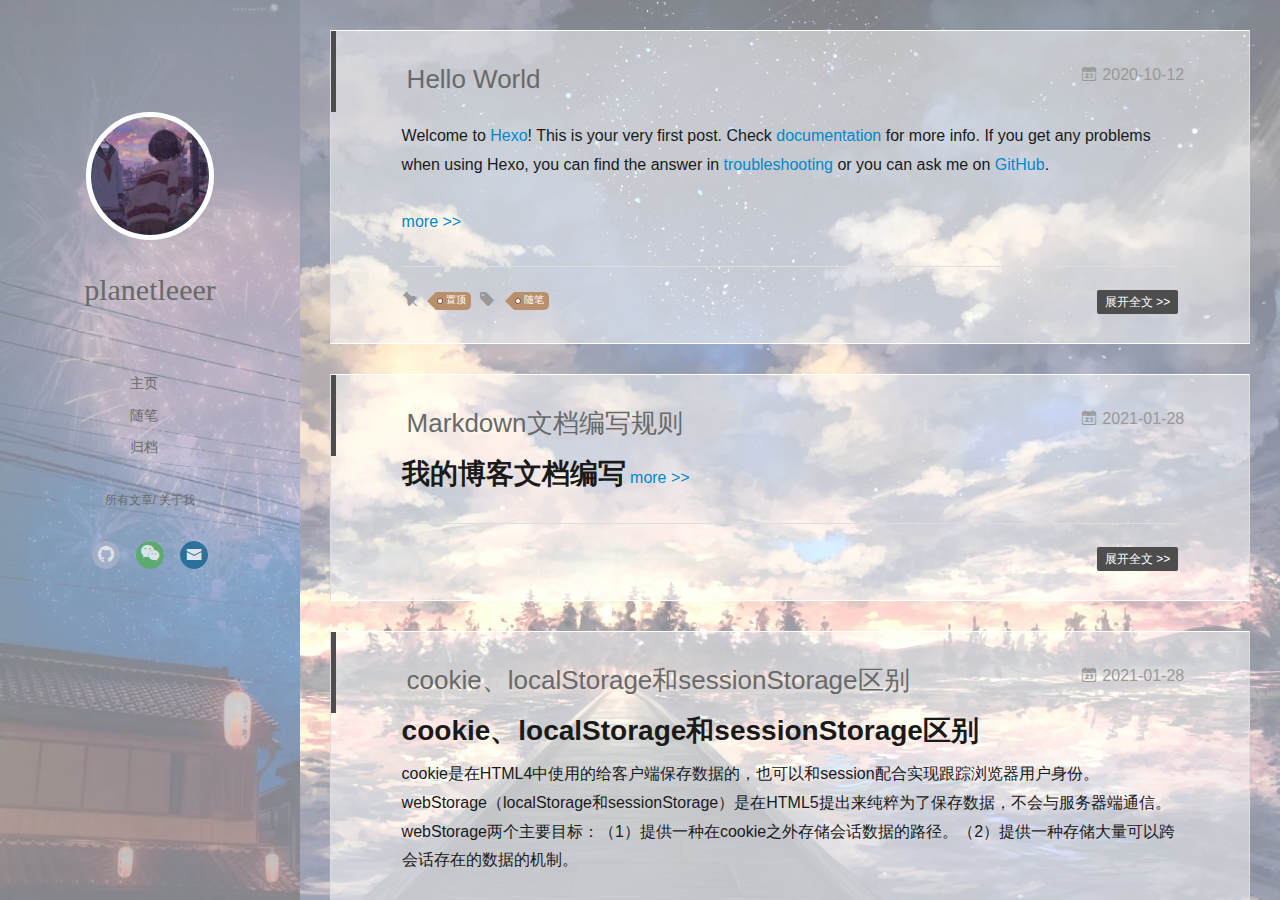
<file: index.html>
<!DOCTYPE html>
<html>
<head>
  <meta charset="utf-8">
  
  <meta name="renderer" content="webkit">
  <meta http-equiv="X-UA-Compatible" content="IE=edge" >
  <link rel="dns-prefetch" href="http://planetleeer.github.io">
  <title>小行星·李的博客</title>
  <meta name="viewport" content="width=device-width, initial-scale=1, maximum-scale=1">
  <meta property="og:type" content="website">
<meta property="og:title" content="小行星·李的博客">
<meta property="og:url" content="http://planetleeer.github.io/index.html">
<meta property="og:site_name" content="小行星·李的博客">
<meta property="og:locale" content="zh_CN">
<meta property="article:author" content="planetleeer">
<meta name="twitter:card" content="summary">
  
    <link rel="alternative" href="/atom.xml" title="小行星·李的博客" type="application/atom+xml">
  
  
    <link rel="icon" href="/assets/favicon.png">
  
  <link rel="stylesheet" type="text/css" href="/./main.0cf68a.css">
  <style type="text/css">
  
    #container.show {
      background: linear-gradient(200deg,#a0cfe4,#e8c37e);
    }
  </style>
  

  

<meta name="generator" content="Hexo 5.2.0"></head>

<body>
  <div id="container" q-class="show:isCtnShow">
    <canvas id="anm-canvas" class="anm-canvas"></canvas>
    <div class="left-col" q-class="show:isShow">
      
<!-- <div class="overlay" style="background: #000000"></div> -->
<div class="overlay"></div>
<div class="intrude-less">
	<header id="header" class="inner">
		<a href="/" class="profilepic">
			<img src="/assets/head.jpg" class="js-avatar">
		</a>
		<hgroup>
		  <h1 class="header-author"><a href="/">planetleeer</a></h1>
		</hgroup>
		

		<nav class="header-menu">
			<ul>
			
				<li><a href="/">主页</a></li>
	        
				<li><a href="/tags/%E9%9A%8F%E7%AC%94/">随笔</a></li>
	        
				<li><a href="/archives/index.html">归档</a></li>
	        
			</ul>
		</nav>
		<nav class="header-smart-menu">
    		
    			
    			<a q-on="click: openSlider(e, 'innerArchive')" href="javascript:void(0)">所有文章</a>
    			
            
    			
    			<a q-on="click: openSlider(e, 'aboutme')" href="javascript:void(0)">关于我</a>
    			
            
		</nav>
		<nav class="header-nav">
			<div class="social">
				
					<a class="github" target="_blank" href="https://github.com/planetleeer" title="github"><i class="icon-github"></i></a>
		        
					<a class="weixin" target="_blank" href="/assets/wechat.jpg" title="weixin"><i class="icon-weixin"></i></a>
		        
					<a class="mail" target="_blank" href="mailto:licong_my@163.com" title="mail"><i class="icon-mail"></i></a>
		        
			</div>
		<!-- 网易云音乐插件 -->
		
			<div style="position:absolute; bottom:120px left:auto; width:85%">
				<iframe frameborder="no" border="0" marginwidth="0" marginheight="0" width=200 height=86 src="//music.163.com/outchain/player?type=2&id=1476239407&auto=0&height=66"></iframe>
			</div>
		

		</nav>
	</header>		
</div>

    </div>
    <div class="mid-col" q-class="show:isShow,hide:isShow|isFalse">
      
<nav id="mobile-nav">
  	<div class="overlay js-overlay" style="background: #000000"></div>
	<div class="btnctn js-mobile-btnctn">
  		<div class="slider-trigger list" q-on="click: openSlider(e)"><i class="icon icon-sort"></i></div>
	</div>
	<div class="intrude-less">
		<header id="header" class="inner">
			<div class="profilepic">
				<img src="/assets/head.jpg" class="js-avatar">
			</div>
			<hgroup>
			  <h1 class="header-author js-header-author">planetleeer</h1>
			</hgroup>
			
			
			
				
			
				
			
				
			
			
			
			<nav class="header-nav">
				<div class="social">
					
						<a class="github" target="_blank" href="https://github.com/planetleeer" title="github"><i class="icon-github"></i></a>
			        
						<a class="weixin" target="_blank" href="/assets/wechat.jpg" title="weixin"><i class="icon-weixin"></i></a>
			        
						<a class="mail" target="_blank" href="mailto:licong_my@163.com" title="mail"><i class="icon-mail"></i></a>
			        
				</div>
			</nav>

			<nav class="header-menu js-header-menu">
				<ul style="width: 70%">
				
				
					<li style="width: 33.333333333333336%"><a href="/">主页</a></li>
		        
					<li style="width: 33.333333333333336%"><a href="/tags/%E9%9A%8F%E7%AC%94/">随笔</a></li>
		        
					<li style="width: 33.333333333333336%"><a href="/archives/index.html">归档</a></li>
		        
				</ul>
			</nav>
		</header>				
	</div>
	<div class="mobile-mask" style="display:none" q-show="isShow"></div>
</nav>

      <div id="wrapper" class="body-wrap">
        <div class="menu-l">
          <div class="canvas-wrap">
            <canvas data-colors="#eaeaea" data-sectionHeight="100" data-contentId="js-content" id="myCanvas1" class="anm-canvas"></canvas>
          </div>
          <div id="js-content" class="content-ll">
            
  
    <article id="post-hello-world" class="article article-type-post  article-index" itemscope itemprop="blogPost">
  <div class="article-inner">
    
      <header class="article-header">
        
  
    <h1 itemprop="name">
      <a class="article-title" href="/2020/10/12/hello-world/">Hello World</a>
    </h1>
  

        
        <a href="/2020/10/12/hello-world/" class="archive-article-date">
  	<time datetime="2020-10-11T16:31:54.262Z" itemprop="datePublished"><i class="icon-calendar icon"></i>2020-10-12</time>
</a>
        
      </header>
    
    <div class="article-entry" itemprop="articleBody">
      
        <p>Welcome to <a target="_blank" rel="noopener" href="https://hexo.io/">Hexo</a>! This is your very first post. Check <a target="_blank" rel="noopener" href="https://hexo.io/docs/">documentation</a> for more info. If you get any problems when using Hexo, you can find the answer in <a target="_blank" rel="noopener" href="https://hexo.io/docs/troubleshooting.html">troubleshooting</a> or you can ask me on <a target="_blank" rel="noopener" href="https://github.com/hexojs/hexo/issues">GitHub</a>.</p>
        
          <a class="article-more-a" href="/2020/10/12/hello-world/#more">more >></a>
        
      

      
    </div>
    <div class="article-info article-info-index">
      
        <div class="article-pop-out tagcloud">
          <i class="icon-tuding"></i>
          <a class="article-tag-list-link color3">置顶</a>
        </div>
      
      
	<div class="article-tag tagcloud">
		<i class="icon-price-tags icon"></i>
		<ul class="article-tag-list">
			 
        		<li class="article-tag-list-item">
        			<a href="javascript:void(0)" class="js-tag article-tag-list-link color3">随笔</a>
        		</li>
      		
		</ul>
	</div>

      

      
        <p class="article-more-link">
          <a class="article-more-a" href="/2020/10/12/hello-world/">展开全文 >></a>
        </p>
      

      
      <div class="clearfix"></div>
    </div>
  </div>
</article>

<aside class="wrap-side-operation">
    <div class="mod-side-operation">
        
        <div class="jump-container" id="js-jump-container" style="display:none;">
            <a href="javascript:void(0)" class="mod-side-operation__jump-to-top">
                <i class="icon-font icon-back"></i>
            </a>
            <div id="js-jump-plan-container" class="jump-plan-container" style="top: -11px;">
                <i class="icon-font icon-plane jump-plane"></i>
            </div>
        </div>
        
        
    </div>
</aside>




  
    <article id="post-Markdown文档编写规则" class="article article-type-post  article-index" itemscope itemprop="blogPost">
  <div class="article-inner">
    
      <header class="article-header">
        
  
    <h1 itemprop="name">
      <a class="article-title" href="/2021/01/28/Markdown%E6%96%87%E6%A1%A3%E7%BC%96%E5%86%99%E8%A7%84%E5%88%99/">Markdown文档编写规则</a>
    </h1>
  

        
        <a href="/2021/01/28/Markdown%E6%96%87%E6%A1%A3%E7%BC%96%E5%86%99%E8%A7%84%E5%88%99/" class="archive-article-date">
  	<time datetime="2021-01-28T06:34:32.000Z" itemprop="datePublished"><i class="icon-calendar icon"></i>2021-01-28</time>
</a>
        
      </header>
    
    <div class="article-entry" itemprop="articleBody">
      
        <h1 id="我的博客文档编写"><a href="#我的博客文档编写" class="headerlink" title="我的博客文档编写"></a>我的博客文档编写</h1>
        
          <a class="article-more-a" href="/2021/01/28/Markdown%E6%96%87%E6%A1%A3%E7%BC%96%E5%86%99%E8%A7%84%E5%88%99/#more">more >></a>
        
      

      
    </div>
    <div class="article-info article-info-index">
      
      
      

      
        <p class="article-more-link">
          <a class="article-more-a" href="/2021/01/28/Markdown%E6%96%87%E6%A1%A3%E7%BC%96%E5%86%99%E8%A7%84%E5%88%99/">展开全文 >></a>
        </p>
      

      
      <div class="clearfix"></div>
    </div>
  </div>
</article>

<aside class="wrap-side-operation">
    <div class="mod-side-operation">
        
        <div class="jump-container" id="js-jump-container" style="display:none;">
            <a href="javascript:void(0)" class="mod-side-operation__jump-to-top">
                <i class="icon-font icon-back"></i>
            </a>
            <div id="js-jump-plan-container" class="jump-plan-container" style="top: -11px;">
                <i class="icon-font icon-plane jump-plane"></i>
            </div>
        </div>
        
        
    </div>
</aside>




  
    <article id="post-cookie、localStorage和sessionStorage区别" class="article article-type-post  article-index" itemscope itemprop="blogPost">
  <div class="article-inner">
    
      <header class="article-header">
        
  
    <h1 itemprop="name">
      <a class="article-title" href="/2021/01/28/cookie%E3%80%81localStorage%E5%92%8CsessionStorage%E5%8C%BA%E5%88%AB/">cookie、localStorage和sessionStorage区别</a>
    </h1>
  

        
        <a href="/2021/01/28/cookie%E3%80%81localStorage%E5%92%8CsessionStorage%E5%8C%BA%E5%88%AB/" class="archive-article-date">
  	<time datetime="2021-01-28T04:56:36.000Z" itemprop="datePublished"><i class="icon-calendar icon"></i>2021-01-28</time>
</a>
        
      </header>
    
    <div class="article-entry" itemprop="articleBody">
      
        <h1 id="cookie、localStorage和sessionStorage区别"><a href="#cookie、localStorage和sessionStorage区别" class="headerlink" title="cookie、localStorage和sessionStorage区别"></a>cookie、localStorage和sessionStorage区别</h1><p>cookie是在HTML4中使用的给客户端保存数据的，也可以和session配合实现跟踪浏览器用户身份。<br>webStorage（localStorage和sessionStorage）是在HTML5提出来纯粹为了保存数据，不会与服务器端通信。webStorage两个主要目标：（1）提供一种在cookie之外存储会话数据的路径。（2）提供一种存储大量可以跨会话存在的数据的机制。</p>
        
          <a class="article-more-a" href="/2021/01/28/cookie%E3%80%81localStorage%E5%92%8CsessionStorage%E5%8C%BA%E5%88%AB/#more">more >></a>
        
      

      
    </div>
    <div class="article-info article-info-index">
      
      
	<div class="article-tag tagcloud">
		<i class="icon-price-tags icon"></i>
		<ul class="article-tag-list">
			 
        		<li class="article-tag-list-item">
        			<a href="javascript:void(0)" class="js-tag article-tag-list-link color5">前端面试</a>
        		</li>
      		
		</ul>
	</div>

      

      
        <p class="article-more-link">
          <a class="article-more-a" href="/2021/01/28/cookie%E3%80%81localStorage%E5%92%8CsessionStorage%E5%8C%BA%E5%88%AB/">展开全文 >></a>
        </p>
      

      
      <div class="clearfix"></div>
    </div>
  </div>
</article>

<aside class="wrap-side-operation">
    <div class="mod-side-operation">
        
        <div class="jump-container" id="js-jump-container" style="display:none;">
            <a href="javascript:void(0)" class="mod-side-operation__jump-to-top">
                <i class="icon-font icon-back"></i>
            </a>
            <div id="js-jump-plan-container" class="jump-plan-container" style="top: -11px;">
                <i class="icon-font icon-plane jump-plane"></i>
            </div>
        </div>
        
        
    </div>
</aside>




  
  


          </div>
        </div>
      </div>
      <footer id="footer">
  <div class="outer">
    <div id="footer-info">
    	<div class="footer-left">
    		&copy; 2021 planetleeer
    	</div>
      	<div class="footer-right">
      		<a href="http://hexo.io/" target="_blank">Hexo</a>  Theme <a href="https://github.com/litten/hexo-theme-yilia" target="_blank">Yilia</a> by Litten
      	</div>
    </div>
  </div>
</footer>

<!--页面点击小红心-->
<script type="text/javascript" src="/love.js"></script>
    </div>
    <script>
	var yiliaConfig = {
		mathjax: false,
		isHome: true,
		isPost: false,
		isArchive: false,
		isTag: false,
		isCategory: false,
		open_in_new: false,
		toc_hide_index: true,
		root: "/",
		innerArchive: true,
		showTags: false
	}
</script>

<script>!function(t){function n(e){if(r[e])return r[e].exports;var i=r[e]={exports:{},id:e,loaded:!1};return t[e].call(i.exports,i,i.exports,n),i.loaded=!0,i.exports}var r={};n.m=t,n.c=r,n.p="./",n(0)}([function(t,n,r){r(195),t.exports=r(191)},function(t,n,r){var e=r(3),i=r(52),o=r(27),u=r(28),c=r(53),f="prototype",a=function(t,n,r){var s,l,h,v,p=t&a.F,d=t&a.G,y=t&a.S,g=t&a.P,b=t&a.B,m=d?e:y?e[n]||(e[n]={}):(e[n]||{})[f],x=d?i:i[n]||(i[n]={}),w=x[f]||(x[f]={});d&&(r=n);for(s in r)l=!p&&m&&void 0!==m[s],h=(l?m:r)[s],v=b&&l?c(h,e):g&&"function"==typeof h?c(Function.call,h):h,m&&u(m,s,h,t&a.U),x[s]!=h&&o(x,s,v),g&&w[s]!=h&&(w[s]=h)};e.core=i,a.F=1,a.G=2,a.S=4,a.P=8,a.B=16,a.W=32,a.U=64,a.R=128,t.exports=a},function(t,n,r){var e=r(6);t.exports=function(t){if(!e(t))throw TypeError(t+" is not an object!");return t}},function(t,n){var r=t.exports="undefined"!=typeof window&&window.Math==Math?window:"undefined"!=typeof self&&self.Math==Math?self:Function("return this")();"number"==typeof __g&&(__g=r)},function(t,n){t.exports=function(t){try{return!!t()}catch(t){return!0}}},function(t,n){var r=t.exports="undefined"!=typeof window&&window.Math==Math?window:"undefined"!=typeof self&&self.Math==Math?self:Function("return this")();"number"==typeof __g&&(__g=r)},function(t,n){t.exports=function(t){return"object"==typeof t?null!==t:"function"==typeof t}},function(t,n,r){var e=r(126)("wks"),i=r(76),o=r(3).Symbol,u="function"==typeof o;(t.exports=function(t){return e[t]||(e[t]=u&&o[t]||(u?o:i)("Symbol."+t))}).store=e},function(t,n){var r={}.hasOwnProperty;t.exports=function(t,n){return r.call(t,n)}},function(t,n,r){var e=r(94),i=r(33);t.exports=function(t){return e(i(t))}},function(t,n,r){t.exports=!r(4)(function(){return 7!=Object.defineProperty({},"a",{get:function(){return 7}}).a})},function(t,n,r){var e=r(2),i=r(167),o=r(50),u=Object.defineProperty;n.f=r(10)?Object.defineProperty:function(t,n,r){if(e(t),n=o(n,!0),e(r),i)try{return u(t,n,r)}catch(t){}if("get"in r||"set"in r)throw TypeError("Accessors not supported!");return"value"in r&&(t[n]=r.value),t}},function(t,n,r){t.exports=!r(18)(function(){return 7!=Object.defineProperty({},"a",{get:function(){return 7}}).a})},function(t,n,r){var e=r(14),i=r(22);t.exports=r(12)?function(t,n,r){return e.f(t,n,i(1,r))}:function(t,n,r){return t[n]=r,t}},function(t,n,r){var e=r(20),i=r(58),o=r(42),u=Object.defineProperty;n.f=r(12)?Object.defineProperty:function(t,n,r){if(e(t),n=o(n,!0),e(r),i)try{return u(t,n,r)}catch(t){}if("get"in r||"set"in r)throw TypeError("Accessors not supported!");return"value"in r&&(t[n]=r.value),t}},function(t,n,r){var e=r(40)("wks"),i=r(23),o=r(5).Symbol,u="function"==typeof o;(t.exports=function(t){return e[t]||(e[t]=u&&o[t]||(u?o:i)("Symbol."+t))}).store=e},function(t,n,r){var e=r(67),i=Math.min;t.exports=function(t){return t>0?i(e(t),9007199254740991):0}},function(t,n,r){var e=r(46);t.exports=function(t){return Object(e(t))}},function(t,n){t.exports=function(t){try{return!!t()}catch(t){return!0}}},function(t,n,r){var e=r(63),i=r(34);t.exports=Object.keys||function(t){return e(t,i)}},function(t,n,r){var e=r(21);t.exports=function(t){if(!e(t))throw TypeError(t+" is not an object!");return t}},function(t,n){t.exports=function(t){return"object"==typeof t?null!==t:"function"==typeof t}},function(t,n){t.exports=function(t,n){return{enumerable:!(1&t),configurable:!(2&t),writable:!(4&t),value:n}}},function(t,n){var r=0,e=Math.random();t.exports=function(t){return"Symbol(".concat(void 0===t?"":t,")_",(++r+e).toString(36))}},function(t,n){var r={}.hasOwnProperty;t.exports=function(t,n){return r.call(t,n)}},function(t,n){var r=t.exports={version:"2.4.0"};"number"==typeof __e&&(__e=r)},function(t,n){t.exports=function(t){if("function"!=typeof t)throw TypeError(t+" is not a function!");return t}},function(t,n,r){var e=r(11),i=r(66);t.exports=r(10)?function(t,n,r){return e.f(t,n,i(1,r))}:function(t,n,r){return t[n]=r,t}},function(t,n,r){var e=r(3),i=r(27),o=r(24),u=r(76)("src"),c="toString",f=Function[c],a=(""+f).split(c);r(52).inspectSource=function(t){return f.call(t)},(t.exports=function(t,n,r,c){var f="function"==typeof r;f&&(o(r,"name")||i(r,"name",n)),t[n]!==r&&(f&&(o(r,u)||i(r,u,t[n]?""+t[n]:a.join(String(n)))),t===e?t[n]=r:c?t[n]?t[n]=r:i(t,n,r):(delete t[n],i(t,n,r)))})(Function.prototype,c,function(){return"function"==typeof this&&this[u]||f.call(this)})},function(t,n,r){var e=r(1),i=r(4),o=r(46),u=function(t,n,r,e){var i=String(o(t)),u="<"+n;return""!==r&&(u+=" "+r+'="'+String(e).replace(/"/g,"&quot;")+'"'),u+">"+i+"</"+n+">"};t.exports=function(t,n){var r={};r[t]=n(u),e(e.P+e.F*i(function(){var n=""[t]('"');return n!==n.toLowerCase()||n.split('"').length>3}),"String",r)}},function(t,n,r){var e=r(115),i=r(46);t.exports=function(t){return e(i(t))}},function(t,n,r){var e=r(116),i=r(66),o=r(30),u=r(50),c=r(24),f=r(167),a=Object.getOwnPropertyDescriptor;n.f=r(10)?a:function(t,n){if(t=o(t),n=u(n,!0),f)try{return a(t,n)}catch(t){}if(c(t,n))return i(!e.f.call(t,n),t[n])}},function(t,n,r){var e=r(24),i=r(17),o=r(145)("IE_PROTO"),u=Object.prototype;t.exports=Object.getPrototypeOf||function(t){return t=i(t),e(t,o)?t[o]:"function"==typeof t.constructor&&t instanceof t.constructor?t.constructor.prototype:t instanceof Object?u:null}},function(t,n){t.exports=function(t){if(void 0==t)throw TypeError("Can't call method on  "+t);return t}},function(t,n){t.exports="constructor,hasOwnProperty,isPrototypeOf,propertyIsEnumerable,toLocaleString,toString,valueOf".split(",")},function(t,n){t.exports={}},function(t,n){t.exports=!0},function(t,n){n.f={}.propertyIsEnumerable},function(t,n,r){var e=r(14).f,i=r(8),o=r(15)("toStringTag");t.exports=function(t,n,r){t&&!i(t=r?t:t.prototype,o)&&e(t,o,{configurable:!0,value:n})}},function(t,n,r){var e=r(40)("keys"),i=r(23);t.exports=function(t){return e[t]||(e[t]=i(t))}},function(t,n,r){var e=r(5),i="__core-js_shared__",o=e[i]||(e[i]={});t.exports=function(t){return o[t]||(o[t]={})}},function(t,n){var r=Math.ceil,e=Math.floor;t.exports=function(t){return isNaN(t=+t)?0:(t>0?e:r)(t)}},function(t,n,r){var e=r(21);t.exports=function(t,n){if(!e(t))return t;var r,i;if(n&&"function"==typeof(r=t.toString)&&!e(i=r.call(t)))return i;if("function"==typeof(r=t.valueOf)&&!e(i=r.call(t)))return i;if(!n&&"function"==typeof(r=t.toString)&&!e(i=r.call(t)))return i;throw TypeError("Can't convert object to primitive value")}},function(t,n,r){var e=r(5),i=r(25),o=r(36),u=r(44),c=r(14).f;t.exports=function(t){var n=i.Symbol||(i.Symbol=o?{}:e.Symbol||{});"_"==t.charAt(0)||t in n||c(n,t,{value:u.f(t)})}},function(t,n,r){n.f=r(15)},function(t,n){var r={}.toString;t.exports=function(t){return r.call(t).slice(8,-1)}},function(t,n){t.exports=function(t){if(void 0==t)throw TypeError("Can't call method on  "+t);return t}},function(t,n,r){var e=r(4);t.exports=function(t,n){return!!t&&e(function(){n?t.call(null,function(){},1):t.call(null)})}},function(t,n,r){var e=r(53),i=r(115),o=r(17),u=r(16),c=r(203);t.exports=function(t,n){var r=1==t,f=2==t,a=3==t,s=4==t,l=6==t,h=5==t||l,v=n||c;return function(n,c,p){for(var d,y,g=o(n),b=i(g),m=e(c,p,3),x=u(b.length),w=0,S=r?v(n,x):f?v(n,0):void 0;x>w;w++)if((h||w in b)&&(d=b[w],y=m(d,w,g),t))if(r)S[w]=y;else if(y)switch(t){case 3:return!0;case 5:return d;case 6:return w;case 2:S.push(d)}else if(s)return!1;return l?-1:a||s?s:S}}},function(t,n,r){var e=r(1),i=r(52),o=r(4);t.exports=function(t,n){var r=(i.Object||{})[t]||Object[t],u={};u[t]=n(r),e(e.S+e.F*o(function(){r(1)}),"Object",u)}},function(t,n,r){var e=r(6);t.exports=function(t,n){if(!e(t))return t;var r,i;if(n&&"function"==typeof(r=t.toString)&&!e(i=r.call(t)))return i;if("function"==typeof(r=t.valueOf)&&!e(i=r.call(t)))return i;if(!n&&"function"==typeof(r=t.toString)&&!e(i=r.call(t)))return i;throw TypeError("Can't convert object to primitive value")}},function(t,n,r){var e=r(5),i=r(25),o=r(91),u=r(13),c="prototype",f=function(t,n,r){var a,s,l,h=t&f.F,v=t&f.G,p=t&f.S,d=t&f.P,y=t&f.B,g=t&f.W,b=v?i:i[n]||(i[n]={}),m=b[c],x=v?e:p?e[n]:(e[n]||{})[c];v&&(r=n);for(a in r)(s=!h&&x&&void 0!==x[a])&&a in b||(l=s?x[a]:r[a],b[a]=v&&"function"!=typeof x[a]?r[a]:y&&s?o(l,e):g&&x[a]==l?function(t){var n=function(n,r,e){if(this instanceof t){switch(arguments.length){case 0:return new t;case 1:return new t(n);case 2:return new t(n,r)}return new t(n,r,e)}return t.apply(this,arguments)};return n[c]=t[c],n}(l):d&&"function"==typeof l?o(Function.call,l):l,d&&((b.virtual||(b.virtual={}))[a]=l,t&f.R&&m&&!m[a]&&u(m,a,l)))};f.F=1,f.G=2,f.S=4,f.P=8,f.B=16,f.W=32,f.U=64,f.R=128,t.exports=f},function(t,n){var r=t.exports={version:"2.4.0"};"number"==typeof __e&&(__e=r)},function(t,n,r){var e=r(26);t.exports=function(t,n,r){if(e(t),void 0===n)return t;switch(r){case 1:return function(r){return t.call(n,r)};case 2:return function(r,e){return t.call(n,r,e)};case 3:return function(r,e,i){return t.call(n,r,e,i)}}return function(){return t.apply(n,arguments)}}},function(t,n,r){var e=r(183),i=r(1),o=r(126)("metadata"),u=o.store||(o.store=new(r(186))),c=function(t,n,r){var i=u.get(t);if(!i){if(!r)return;u.set(t,i=new e)}var o=i.get(n);if(!o){if(!r)return;i.set(n,o=new e)}return o},f=function(t,n,r){var e=c(n,r,!1);return void 0!==e&&e.has(t)},a=function(t,n,r){var e=c(n,r,!1);return void 0===e?void 0:e.get(t)},s=function(t,n,r,e){c(r,e,!0).set(t,n)},l=function(t,n){var r=c(t,n,!1),e=[];return r&&r.forEach(function(t,n){e.push(n)}),e},h=function(t){return void 0===t||"symbol"==typeof t?t:String(t)},v=function(t){i(i.S,"Reflect",t)};t.exports={store:u,map:c,has:f,get:a,set:s,keys:l,key:h,exp:v}},function(t,n,r){"use strict";if(r(10)){var e=r(69),i=r(3),o=r(4),u=r(1),c=r(127),f=r(152),a=r(53),s=r(68),l=r(66),h=r(27),v=r(73),p=r(67),d=r(16),y=r(75),g=r(50),b=r(24),m=r(180),x=r(114),w=r(6),S=r(17),_=r(137),O=r(70),E=r(32),P=r(71).f,j=r(154),F=r(76),M=r(7),A=r(48),N=r(117),T=r(146),I=r(155),k=r(80),L=r(123),R=r(74),C=r(130),D=r(160),U=r(11),W=r(31),G=U.f,B=W.f,V=i.RangeError,z=i.TypeError,q=i.Uint8Array,K="ArrayBuffer",J="Shared"+K,Y="BYTES_PER_ELEMENT",H="prototype",$=Array[H],X=f.ArrayBuffer,Q=f.DataView,Z=A(0),tt=A(2),nt=A(3),rt=A(4),et=A(5),it=A(6),ot=N(!0),ut=N(!1),ct=I.values,ft=I.keys,at=I.entries,st=$.lastIndexOf,lt=$.reduce,ht=$.reduceRight,vt=$.join,pt=$.sort,dt=$.slice,yt=$.toString,gt=$.toLocaleString,bt=M("iterator"),mt=M("toStringTag"),xt=F("typed_constructor"),wt=F("def_constructor"),St=c.CONSTR,_t=c.TYPED,Ot=c.VIEW,Et="Wrong length!",Pt=A(1,function(t,n){return Tt(T(t,t[wt]),n)}),jt=o(function(){return 1===new q(new Uint16Array([1]).buffer)[0]}),Ft=!!q&&!!q[H].set&&o(function(){new q(1).set({})}),Mt=function(t,n){if(void 0===t)throw z(Et);var r=+t,e=d(t);if(n&&!m(r,e))throw V(Et);return e},At=function(t,n){var r=p(t);if(r<0||r%n)throw V("Wrong offset!");return r},Nt=function(t){if(w(t)&&_t in t)return t;throw z(t+" is not a typed array!")},Tt=function(t,n){if(!(w(t)&&xt in t))throw z("It is not a typed array constructor!");return new t(n)},It=function(t,n){return kt(T(t,t[wt]),n)},kt=function(t,n){for(var r=0,e=n.length,i=Tt(t,e);e>r;)i[r]=n[r++];return i},Lt=function(t,n,r){G(t,n,{get:function(){return this._d[r]}})},Rt=function(t){var n,r,e,i,o,u,c=S(t),f=arguments.length,s=f>1?arguments[1]:void 0,l=void 0!==s,h=j(c);if(void 0!=h&&!_(h)){for(u=h.call(c),e=[],n=0;!(o=u.next()).done;n++)e.push(o.value);c=e}for(l&&f>2&&(s=a(s,arguments[2],2)),n=0,r=d(c.length),i=Tt(this,r);r>n;n++)i[n]=l?s(c[n],n):c[n];return i},Ct=function(){for(var t=0,n=arguments.length,r=Tt(this,n);n>t;)r[t]=arguments[t++];return r},Dt=!!q&&o(function(){gt.call(new q(1))}),Ut=function(){return gt.apply(Dt?dt.call(Nt(this)):Nt(this),arguments)},Wt={copyWithin:function(t,n){return D.call(Nt(this),t,n,arguments.length>2?arguments[2]:void 0)},every:function(t){return rt(Nt(this),t,arguments.length>1?arguments[1]:void 0)},fill:function(t){return C.apply(Nt(this),arguments)},filter:function(t){return It(this,tt(Nt(this),t,arguments.length>1?arguments[1]:void 0))},find:function(t){return et(Nt(this),t,arguments.length>1?arguments[1]:void 0)},findIndex:function(t){return it(Nt(this),t,arguments.length>1?arguments[1]:void 0)},forEach:function(t){Z(Nt(this),t,arguments.length>1?arguments[1]:void 0)},indexOf:function(t){return ut(Nt(this),t,arguments.length>1?arguments[1]:void 0)},includes:function(t){return ot(Nt(this),t,arguments.length>1?arguments[1]:void 0)},join:function(t){return vt.apply(Nt(this),arguments)},lastIndexOf:function(t){return st.apply(Nt(this),arguments)},map:function(t){return Pt(Nt(this),t,arguments.length>1?arguments[1]:void 0)},reduce:function(t){return lt.apply(Nt(this),arguments)},reduceRight:function(t){return ht.apply(Nt(this),arguments)},reverse:function(){for(var t,n=this,r=Nt(n).length,e=Math.floor(r/2),i=0;i<e;)t=n[i],n[i++]=n[--r],n[r]=t;return n},some:function(t){return nt(Nt(this),t,arguments.length>1?arguments[1]:void 0)},sort:function(t){return pt.call(Nt(this),t)},subarray:function(t,n){var r=Nt(this),e=r.length,i=y(t,e);return new(T(r,r[wt]))(r.buffer,r.byteOffset+i*r.BYTES_PER_ELEMENT,d((void 0===n?e:y(n,e))-i))}},Gt=function(t,n){return It(this,dt.call(Nt(this),t,n))},Bt=function(t){Nt(this);var n=At(arguments[1],1),r=this.length,e=S(t),i=d(e.length),o=0;if(i+n>r)throw V(Et);for(;o<i;)this[n+o]=e[o++]},Vt={entries:function(){return at.call(Nt(this))},keys:function(){return ft.call(Nt(this))},values:function(){return ct.call(Nt(this))}},zt=function(t,n){return w(t)&&t[_t]&&"symbol"!=typeof n&&n in t&&String(+n)==String(n)},qt=function(t,n){return zt(t,n=g(n,!0))?l(2,t[n]):B(t,n)},Kt=function(t,n,r){return!(zt(t,n=g(n,!0))&&w(r)&&b(r,"value"))||b(r,"get")||b(r,"set")||r.configurable||b(r,"writable")&&!r.writable||b(r,"enumerable")&&!r.enumerable?G(t,n,r):(t[n]=r.value,t)};St||(W.f=qt,U.f=Kt),u(u.S+u.F*!St,"Object",{getOwnPropertyDescriptor:qt,defineProperty:Kt}),o(function(){yt.call({})})&&(yt=gt=function(){return vt.call(this)});var Jt=v({},Wt);v(Jt,Vt),h(Jt,bt,Vt.values),v(Jt,{slice:Gt,set:Bt,constructor:function(){},toString:yt,toLocaleString:Ut}),Lt(Jt,"buffer","b"),Lt(Jt,"byteOffset","o"),Lt(Jt,"byteLength","l"),Lt(Jt,"length","e"),G(Jt,mt,{get:function(){return this[_t]}}),t.exports=function(t,n,r,f){f=!!f;var a=t+(f?"Clamped":"")+"Array",l="Uint8Array"!=a,v="get"+t,p="set"+t,y=i[a],g=y||{},b=y&&E(y),m=!y||!c.ABV,S={},_=y&&y[H],j=function(t,r){var e=t._d;return e.v[v](r*n+e.o,jt)},F=function(t,r,e){var i=t._d;f&&(e=(e=Math.round(e))<0?0:e>255?255:255&e),i.v[p](r*n+i.o,e,jt)},M=function(t,n){G(t,n,{get:function(){return j(this,n)},set:function(t){return F(this,n,t)},enumerable:!0})};m?(y=r(function(t,r,e,i){s(t,y,a,"_d");var o,u,c,f,l=0,v=0;if(w(r)){if(!(r instanceof X||(f=x(r))==K||f==J))return _t in r?kt(y,r):Rt.call(y,r);o=r,v=At(e,n);var p=r.byteLength;if(void 0===i){if(p%n)throw V(Et);if((u=p-v)<0)throw V(Et)}else if((u=d(i)*n)+v>p)throw V(Et);c=u/n}else c=Mt(r,!0),u=c*n,o=new X(u);for(h(t,"_d",{b:o,o:v,l:u,e:c,v:new Q(o)});l<c;)M(t,l++)}),_=y[H]=O(Jt),h(_,"constructor",y)):L(function(t){new y(null),new y(t)},!0)||(y=r(function(t,r,e,i){s(t,y,a);var o;return w(r)?r instanceof X||(o=x(r))==K||o==J?void 0!==i?new g(r,At(e,n),i):void 0!==e?new g(r,At(e,n)):new g(r):_t in r?kt(y,r):Rt.call(y,r):new g(Mt(r,l))}),Z(b!==Function.prototype?P(g).concat(P(b)):P(g),function(t){t in y||h(y,t,g[t])}),y[H]=_,e||(_.constructor=y));var A=_[bt],N=!!A&&("values"==A.name||void 0==A.name),T=Vt.values;h(y,xt,!0),h(_,_t,a),h(_,Ot,!0),h(_,wt,y),(f?new y(1)[mt]==a:mt in _)||G(_,mt,{get:function(){return a}}),S[a]=y,u(u.G+u.W+u.F*(y!=g),S),u(u.S,a,{BYTES_PER_ELEMENT:n,from:Rt,of:Ct}),Y in _||h(_,Y,n),u(u.P,a,Wt),R(a),u(u.P+u.F*Ft,a,{set:Bt}),u(u.P+u.F*!N,a,Vt),u(u.P+u.F*(_.toString!=yt),a,{toString:yt}),u(u.P+u.F*o(function(){new y(1).slice()}),a,{slice:Gt}),u(u.P+u.F*(o(function(){return[1,2].toLocaleString()!=new y([1,2]).toLocaleString()})||!o(function(){_.toLocaleString.call([1,2])})),a,{toLocaleString:Ut}),k[a]=N?A:T,e||N||h(_,bt,T)}}else t.exports=function(){}},function(t,n){var r={}.toString;t.exports=function(t){return r.call(t).slice(8,-1)}},function(t,n,r){var e=r(21),i=r(5).document,o=e(i)&&e(i.createElement);t.exports=function(t){return o?i.createElement(t):{}}},function(t,n,r){t.exports=!r(12)&&!r(18)(function(){return 7!=Object.defineProperty(r(57)("div"),"a",{get:function(){return 7}}).a})},function(t,n,r){"use strict";var e=r(36),i=r(51),o=r(64),u=r(13),c=r(8),f=r(35),a=r(96),s=r(38),l=r(103),h=r(15)("iterator"),v=!([].keys&&"next"in[].keys()),p="keys",d="values",y=function(){return this};t.exports=function(t,n,r,g,b,m,x){a(r,n,g);var w,S,_,O=function(t){if(!v&&t in F)return F[t];switch(t){case p:case d:return function(){return new r(this,t)}}return function(){return new r(this,t)}},E=n+" Iterator",P=b==d,j=!1,F=t.prototype,M=F[h]||F["@@iterator"]||b&&F[b],A=M||O(b),N=b?P?O("entries"):A:void 0,T="Array"==n?F.entries||M:M;if(T&&(_=l(T.call(new t)))!==Object.prototype&&(s(_,E,!0),e||c(_,h)||u(_,h,y)),P&&M&&M.name!==d&&(j=!0,A=function(){return M.call(this)}),e&&!x||!v&&!j&&F[h]||u(F,h,A),f[n]=A,f[E]=y,b)if(w={values:P?A:O(d),keys:m?A:O(p),entries:N},x)for(S in w)S in F||o(F,S,w[S]);else i(i.P+i.F*(v||j),n,w);return w}},function(t,n,r){var e=r(20),i=r(100),o=r(34),u=r(39)("IE_PROTO"),c=function(){},f="prototype",a=function(){var t,n=r(57)("iframe"),e=o.length;for(n.style.display="none",r(93).appendChild(n),n.src="javascript:",t=n.contentWindow.document,t.open(),t.write("<script>document.F=Object<\/script>"),t.close(),a=t.F;e--;)delete a[f][o[e]];return a()};t.exports=Object.create||function(t,n){var r;return null!==t?(c[f]=e(t),r=new c,c[f]=null,r[u]=t):r=a(),void 0===n?r:i(r,n)}},function(t,n,r){var e=r(63),i=r(34).concat("length","prototype");n.f=Object.getOwnPropertyNames||function(t){return e(t,i)}},function(t,n){n.f=Object.getOwnPropertySymbols},function(t,n,r){var e=r(8),i=r(9),o=r(90)(!1),u=r(39)("IE_PROTO");t.exports=function(t,n){var r,c=i(t),f=0,a=[];for(r in c)r!=u&&e(c,r)&&a.push(r);for(;n.length>f;)e(c,r=n[f++])&&(~o(a,r)||a.push(r));return a}},function(t,n,r){t.exports=r(13)},function(t,n,r){var e=r(76)("meta"),i=r(6),o=r(24),u=r(11).f,c=0,f=Object.isExtensible||function(){return!0},a=!r(4)(function(){return f(Object.preventExtensions({}))}),s=function(t){u(t,e,{value:{i:"O"+ ++c,w:{}}})},l=function(t,n){if(!i(t))return"symbol"==typeof t?t:("string"==typeof t?"S":"P")+t;if(!o(t,e)){if(!f(t))return"F";if(!n)return"E";s(t)}return t[e].i},h=function(t,n){if(!o(t,e)){if(!f(t))return!0;if(!n)return!1;s(t)}return t[e].w},v=function(t){return a&&p.NEED&&f(t)&&!o(t,e)&&s(t),t},p=t.exports={KEY:e,NEED:!1,fastKey:l,getWeak:h,onFreeze:v}},function(t,n){t.exports=function(t,n){return{enumerable:!(1&t),configurable:!(2&t),writable:!(4&t),value:n}}},function(t,n){var r=Math.ceil,e=Math.floor;t.exports=function(t){return isNaN(t=+t)?0:(t>0?e:r)(t)}},function(t,n){t.exports=function(t,n,r,e){if(!(t instanceof n)||void 0!==e&&e in t)throw TypeError(r+": incorrect invocation!");return t}},function(t,n){t.exports=!1},function(t,n,r){var e=r(2),i=r(173),o=r(133),u=r(145)("IE_PROTO"),c=function(){},f="prototype",a=function(){var t,n=r(132)("iframe"),e=o.length;for(n.style.display="none",r(135).appendChild(n),n.src="javascript:",t=n.contentWindow.document,t.open(),t.write("<script>document.F=Object<\/script>"),t.close(),a=t.F;e--;)delete a[f][o[e]];return a()};t.exports=Object.create||function(t,n){var r;return null!==t?(c[f]=e(t),r=new c,c[f]=null,r[u]=t):r=a(),void 0===n?r:i(r,n)}},function(t,n,r){var e=r(175),i=r(133).concat("length","prototype");n.f=Object.getOwnPropertyNames||function(t){return e(t,i)}},function(t,n,r){var e=r(175),i=r(133);t.exports=Object.keys||function(t){return e(t,i)}},function(t,n,r){var e=r(28);t.exports=function(t,n,r){for(var i in n)e(t,i,n[i],r);return t}},function(t,n,r){"use strict";var e=r(3),i=r(11),o=r(10),u=r(7)("species");t.exports=function(t){var n=e[t];o&&n&&!n[u]&&i.f(n,u,{configurable:!0,get:function(){return this}})}},function(t,n,r){var e=r(67),i=Math.max,o=Math.min;t.exports=function(t,n){return t=e(t),t<0?i(t+n,0):o(t,n)}},function(t,n){var r=0,e=Math.random();t.exports=function(t){return"Symbol(".concat(void 0===t?"":t,")_",(++r+e).toString(36))}},function(t,n,r){var e=r(33);t.exports=function(t){return Object(e(t))}},function(t,n,r){var e=r(7)("unscopables"),i=Array.prototype;void 0==i[e]&&r(27)(i,e,{}),t.exports=function(t){i[e][t]=!0}},function(t,n,r){var e=r(53),i=r(169),o=r(137),u=r(2),c=r(16),f=r(154),a={},s={},n=t.exports=function(t,n,r,l,h){var v,p,d,y,g=h?function(){return t}:f(t),b=e(r,l,n?2:1),m=0;if("function"!=typeof g)throw TypeError(t+" is not iterable!");if(o(g)){for(v=c(t.length);v>m;m++)if((y=n?b(u(p=t[m])[0],p[1]):b(t[m]))===a||y===s)return y}else for(d=g.call(t);!(p=d.next()).done;)if((y=i(d,b,p.value,n))===a||y===s)return y};n.BREAK=a,n.RETURN=s},function(t,n){t.exports={}},function(t,n,r){var e=r(11).f,i=r(24),o=r(7)("toStringTag");t.exports=function(t,n,r){t&&!i(t=r?t:t.prototype,o)&&e(t,o,{configurable:!0,value:n})}},function(t,n,r){var e=r(1),i=r(46),o=r(4),u=r(150),c="["+u+"]",f="​",a=RegExp("^"+c+c+"*"),s=RegExp(c+c+"*$"),l=function(t,n,r){var i={},c=o(function(){return!!u[t]()||f[t]()!=f}),a=i[t]=c?n(h):u[t];r&&(i[r]=a),e(e.P+e.F*c,"String",i)},h=l.trim=function(t,n){return t=String(i(t)),1&n&&(t=t.replace(a,"")),2&n&&(t=t.replace(s,"")),t};t.exports=l},function(t,n,r){t.exports={default:r(86),__esModule:!0}},function(t,n,r){t.exports={default:r(87),__esModule:!0}},function(t,n,r){"use strict";function e(t){return t&&t.__esModule?t:{default:t}}n.__esModule=!0;var i=r(84),o=e(i),u=r(83),c=e(u),f="function"==typeof c.default&&"symbol"==typeof o.default?function(t){return typeof t}:function(t){return t&&"function"==typeof c.default&&t.constructor===c.default&&t!==c.default.prototype?"symbol":typeof t};n.default="function"==typeof c.default&&"symbol"===f(o.default)?function(t){return void 0===t?"undefined":f(t)}:function(t){return t&&"function"==typeof c.default&&t.constructor===c.default&&t!==c.default.prototype?"symbol":void 0===t?"undefined":f(t)}},function(t,n,r){r(110),r(108),r(111),r(112),t.exports=r(25).Symbol},function(t,n,r){r(109),r(113),t.exports=r(44).f("iterator")},function(t,n){t.exports=function(t){if("function"!=typeof t)throw TypeError(t+" is not a function!");return t}},function(t,n){t.exports=function(){}},function(t,n,r){var e=r(9),i=r(106),o=r(105);t.exports=function(t){return function(n,r,u){var c,f=e(n),a=i(f.length),s=o(u,a);if(t&&r!=r){for(;a>s;)if((c=f[s++])!=c)return!0}else for(;a>s;s++)if((t||s in f)&&f[s]===r)return t||s||0;return!t&&-1}}},function(t,n,r){var e=r(88);t.exports=function(t,n,r){if(e(t),void 0===n)return t;switch(r){case 1:return function(r){return t.call(n,r)};case 2:return function(r,e){return t.call(n,r,e)};case 3:return function(r,e,i){return t.call(n,r,e,i)}}return function(){return t.apply(n,arguments)}}},function(t,n,r){var e=r(19),i=r(62),o=r(37);t.exports=function(t){var n=e(t),r=i.f;if(r)for(var u,c=r(t),f=o.f,a=0;c.length>a;)f.call(t,u=c[a++])&&n.push(u);return n}},function(t,n,r){t.exports=r(5).document&&document.documentElement},function(t,n,r){var e=r(56);t.exports=Object("z").propertyIsEnumerable(0)?Object:function(t){return"String"==e(t)?t.split(""):Object(t)}},function(t,n,r){var e=r(56);t.exports=Array.isArray||function(t){return"Array"==e(t)}},function(t,n,r){"use strict";var e=r(60),i=r(22),o=r(38),u={};r(13)(u,r(15)("iterator"),function(){return this}),t.exports=function(t,n,r){t.prototype=e(u,{next:i(1,r)}),o(t,n+" Iterator")}},function(t,n){t.exports=function(t,n){return{value:n,done:!!t}}},function(t,n,r){var e=r(19),i=r(9);t.exports=function(t,n){for(var r,o=i(t),u=e(o),c=u.length,f=0;c>f;)if(o[r=u[f++]]===n)return r}},function(t,n,r){var e=r(23)("meta"),i=r(21),o=r(8),u=r(14).f,c=0,f=Object.isExtensible||function(){return!0},a=!r(18)(function(){return f(Object.preventExtensions({}))}),s=function(t){u(t,e,{value:{i:"O"+ ++c,w:{}}})},l=function(t,n){if(!i(t))return"symbol"==typeof t?t:("string"==typeof t?"S":"P")+t;if(!o(t,e)){if(!f(t))return"F";if(!n)return"E";s(t)}return t[e].i},h=function(t,n){if(!o(t,e)){if(!f(t))return!0;if(!n)return!1;s(t)}return t[e].w},v=function(t){return a&&p.NEED&&f(t)&&!o(t,e)&&s(t),t},p=t.exports={KEY:e,NEED:!1,fastKey:l,getWeak:h,onFreeze:v}},function(t,n,r){var e=r(14),i=r(20),o=r(19);t.exports=r(12)?Object.defineProperties:function(t,n){i(t);for(var r,u=o(n),c=u.length,f=0;c>f;)e.f(t,r=u[f++],n[r]);return t}},function(t,n,r){var e=r(37),i=r(22),o=r(9),u=r(42),c=r(8),f=r(58),a=Object.getOwnPropertyDescriptor;n.f=r(12)?a:function(t,n){if(t=o(t),n=u(n,!0),f)try{return a(t,n)}catch(t){}if(c(t,n))return i(!e.f.call(t,n),t[n])}},function(t,n,r){var e=r(9),i=r(61).f,o={}.toString,u="object"==typeof window&&window&&Object.getOwnPropertyNames?Object.getOwnPropertyNames(window):[],c=function(t){try{return i(t)}catch(t){return u.slice()}};t.exports.f=function(t){return u&&"[object Window]"==o.call(t)?c(t):i(e(t))}},function(t,n,r){var e=r(8),i=r(77),o=r(39)("IE_PROTO"),u=Object.prototype;t.exports=Object.getPrototypeOf||function(t){return t=i(t),e(t,o)?t[o]:"function"==typeof t.constructor&&t instanceof t.constructor?t.constructor.prototype:t instanceof Object?u:null}},function(t,n,r){var e=r(41),i=r(33);t.exports=function(t){return function(n,r){var o,u,c=String(i(n)),f=e(r),a=c.length;return f<0||f>=a?t?"":void 0:(o=c.charCodeAt(f),o<55296||o>56319||f+1===a||(u=c.charCodeAt(f+1))<56320||u>57343?t?c.charAt(f):o:t?c.slice(f,f+2):u-56320+(o-55296<<10)+65536)}}},function(t,n,r){var e=r(41),i=Math.max,o=Math.min;t.exports=function(t,n){return t=e(t),t<0?i(t+n,0):o(t,n)}},function(t,n,r){var e=r(41),i=Math.min;t.exports=function(t){return t>0?i(e(t),9007199254740991):0}},function(t,n,r){"use strict";var e=r(89),i=r(97),o=r(35),u=r(9);t.exports=r(59)(Array,"Array",function(t,n){this._t=u(t),this._i=0,this._k=n},function(){var t=this._t,n=this._k,r=this._i++;return!t||r>=t.length?(this._t=void 0,i(1)):"keys"==n?i(0,r):"values"==n?i(0,t[r]):i(0,[r,t[r]])},"values"),o.Arguments=o.Array,e("keys"),e("values"),e("entries")},function(t,n){},function(t,n,r){"use strict";var e=r(104)(!0);r(59)(String,"String",function(t){this._t=String(t),this._i=0},function(){var t,n=this._t,r=this._i;return r>=n.length?{value:void 0,done:!0}:(t=e(n,r),this._i+=t.length,{value:t,done:!1})})},function(t,n,r){"use strict";var e=r(5),i=r(8),o=r(12),u=r(51),c=r(64),f=r(99).KEY,a=r(18),s=r(40),l=r(38),h=r(23),v=r(15),p=r(44),d=r(43),y=r(98),g=r(92),b=r(95),m=r(20),x=r(9),w=r(42),S=r(22),_=r(60),O=r(102),E=r(101),P=r(14),j=r(19),F=E.f,M=P.f,A=O.f,N=e.Symbol,T=e.JSON,I=T&&T.stringify,k="prototype",L=v("_hidden"),R=v("toPrimitive"),C={}.propertyIsEnumerable,D=s("symbol-registry"),U=s("symbols"),W=s("op-symbols"),G=Object[k],B="function"==typeof N,V=e.QObject,z=!V||!V[k]||!V[k].findChild,q=o&&a(function(){return 7!=_(M({},"a",{get:function(){return M(this,"a",{value:7}).a}})).a})?function(t,n,r){var e=F(G,n);e&&delete G[n],M(t,n,r),e&&t!==G&&M(G,n,e)}:M,K=function(t){var n=U[t]=_(N[k]);return n._k=t,n},J=B&&"symbol"==typeof N.iterator?function(t){return"symbol"==typeof t}:function(t){return t instanceof N},Y=function(t,n,r){return t===G&&Y(W,n,r),m(t),n=w(n,!0),m(r),i(U,n)?(r.enumerable?(i(t,L)&&t[L][n]&&(t[L][n]=!1),r=_(r,{enumerable:S(0,!1)})):(i(t,L)||M(t,L,S(1,{})),t[L][n]=!0),q(t,n,r)):M(t,n,r)},H=function(t,n){m(t);for(var r,e=g(n=x(n)),i=0,o=e.length;o>i;)Y(t,r=e[i++],n[r]);return t},$=function(t,n){return void 0===n?_(t):H(_(t),n)},X=function(t){var n=C.call(this,t=w(t,!0));return!(this===G&&i(U,t)&&!i(W,t))&&(!(n||!i(this,t)||!i(U,t)||i(this,L)&&this[L][t])||n)},Q=function(t,n){if(t=x(t),n=w(n,!0),t!==G||!i(U,n)||i(W,n)){var r=F(t,n);return!r||!i(U,n)||i(t,L)&&t[L][n]||(r.enumerable=!0),r}},Z=function(t){for(var n,r=A(x(t)),e=[],o=0;r.length>o;)i(U,n=r[o++])||n==L||n==f||e.push(n);return e},tt=function(t){for(var n,r=t===G,e=A(r?W:x(t)),o=[],u=0;e.length>u;)!i(U,n=e[u++])||r&&!i(G,n)||o.push(U[n]);return o};B||(N=function(){if(this instanceof N)throw TypeError("Symbol is not a constructor!");var t=h(arguments.length>0?arguments[0]:void 0),n=function(r){this===G&&n.call(W,r),i(this,L)&&i(this[L],t)&&(this[L][t]=!1),q(this,t,S(1,r))};return o&&z&&q(G,t,{configurable:!0,set:n}),K(t)},c(N[k],"toString",function(){return this._k}),E.f=Q,P.f=Y,r(61).f=O.f=Z,r(37).f=X,r(62).f=tt,o&&!r(36)&&c(G,"propertyIsEnumerable",X,!0),p.f=function(t){return K(v(t))}),u(u.G+u.W+u.F*!B,{Symbol:N});for(var nt="hasInstance,isConcatSpreadable,iterator,match,replace,search,species,split,toPrimitive,toStringTag,unscopables".split(","),rt=0;nt.length>rt;)v(nt[rt++]);for(var nt=j(v.store),rt=0;nt.length>rt;)d(nt[rt++]);u(u.S+u.F*!B,"Symbol",{for:function(t){return i(D,t+="")?D[t]:D[t]=N(t)},keyFor:function(t){if(J(t))return y(D,t);throw TypeError(t+" is not a symbol!")},useSetter:function(){z=!0},useSimple:function(){z=!1}}),u(u.S+u.F*!B,"Object",{create:$,defineProperty:Y,defineProperties:H,getOwnPropertyDescriptor:Q,getOwnPropertyNames:Z,getOwnPropertySymbols:tt}),T&&u(u.S+u.F*(!B||a(function(){var t=N();return"[null]"!=I([t])||"{}"!=I({a:t})||"{}"!=I(Object(t))})),"JSON",{stringify:function(t){if(void 0!==t&&!J(t)){for(var n,r,e=[t],i=1;arguments.length>i;)e.push(arguments[i++]);return n=e[1],"function"==typeof n&&(r=n),!r&&b(n)||(n=function(t,n){if(r&&(n=r.call(this,t,n)),!J(n))return n}),e[1]=n,I.apply(T,e)}}}),N[k][R]||r(13)(N[k],R,N[k].valueOf),l(N,"Symbol"),l(Math,"Math",!0),l(e.JSON,"JSON",!0)},function(t,n,r){r(43)("asyncIterator")},function(t,n,r){r(43)("observable")},function(t,n,r){r(107);for(var e=r(5),i=r(13),o=r(35),u=r(15)("toStringTag"),c=["NodeList","DOMTokenList","MediaList","StyleSheetList","CSSRuleList"],f=0;f<5;f++){var a=c[f],s=e[a],l=s&&s.prototype;l&&!l[u]&&i(l,u,a),o[a]=o.Array}},function(t,n,r){var e=r(45),i=r(7)("toStringTag"),o="Arguments"==e(function(){return arguments}()),u=function(t,n){try{return t[n]}catch(t){}};t.exports=function(t){var n,r,c;return void 0===t?"Undefined":null===t?"Null":"string"==typeof(r=u(n=Object(t),i))?r:o?e(n):"Object"==(c=e(n))&&"function"==typeof n.callee?"Arguments":c}},function(t,n,r){var e=r(45);t.exports=Object("z").propertyIsEnumerable(0)?Object:function(t){return"String"==e(t)?t.split(""):Object(t)}},function(t,n){n.f={}.propertyIsEnumerable},function(t,n,r){var e=r(30),i=r(16),o=r(75);t.exports=function(t){return function(n,r,u){var c,f=e(n),a=i(f.length),s=o(u,a);if(t&&r!=r){for(;a>s;)if((c=f[s++])!=c)return!0}else for(;a>s;s++)if((t||s in f)&&f[s]===r)return t||s||0;return!t&&-1}}},function(t,n,r){"use strict";var e=r(3),i=r(1),o=r(28),u=r(73),c=r(65),f=r(79),a=r(68),s=r(6),l=r(4),h=r(123),v=r(81),p=r(136);t.exports=function(t,n,r,d,y,g){var b=e[t],m=b,x=y?"set":"add",w=m&&m.prototype,S={},_=function(t){var n=w[t];o(w,t,"delete"==t?function(t){return!(g&&!s(t))&&n.call(this,0===t?0:t)}:"has"==t?function(t){return!(g&&!s(t))&&n.call(this,0===t?0:t)}:"get"==t?function(t){return g&&!s(t)?void 0:n.call(this,0===t?0:t)}:"add"==t?function(t){return n.call(this,0===t?0:t),this}:function(t,r){return n.call(this,0===t?0:t,r),this})};if("function"==typeof m&&(g||w.forEach&&!l(function(){(new m).entries().next()}))){var O=new m,E=O[x](g?{}:-0,1)!=O,P=l(function(){O.has(1)}),j=h(function(t){new m(t)}),F=!g&&l(function(){for(var t=new m,n=5;n--;)t[x](n,n);return!t.has(-0)});j||(m=n(function(n,r){a(n,m,t);var e=p(new b,n,m);return void 0!=r&&f(r,y,e[x],e),e}),m.prototype=w,w.constructor=m),(P||F)&&(_("delete"),_("has"),y&&_("get")),(F||E)&&_(x),g&&w.clear&&delete w.clear}else m=d.getConstructor(n,t,y,x),u(m.prototype,r),c.NEED=!0;return v(m,t),S[t]=m,i(i.G+i.W+i.F*(m!=b),S),g||d.setStrong(m,t,y),m}},function(t,n,r){"use strict";var e=r(27),i=r(28),o=r(4),u=r(46),c=r(7);t.exports=function(t,n,r){var f=c(t),a=r(u,f,""[t]),s=a[0],l=a[1];o(function(){var n={};return n[f]=function(){return 7},7!=""[t](n)})&&(i(String.prototype,t,s),e(RegExp.prototype,f,2==n?function(t,n){return l.call(t,this,n)}:function(t){return l.call(t,this)}))}
},function(t,n,r){"use strict";var e=r(2);t.exports=function(){var t=e(this),n="";return t.global&&(n+="g"),t.ignoreCase&&(n+="i"),t.multiline&&(n+="m"),t.unicode&&(n+="u"),t.sticky&&(n+="y"),n}},function(t,n){t.exports=function(t,n,r){var e=void 0===r;switch(n.length){case 0:return e?t():t.call(r);case 1:return e?t(n[0]):t.call(r,n[0]);case 2:return e?t(n[0],n[1]):t.call(r,n[0],n[1]);case 3:return e?t(n[0],n[1],n[2]):t.call(r,n[0],n[1],n[2]);case 4:return e?t(n[0],n[1],n[2],n[3]):t.call(r,n[0],n[1],n[2],n[3])}return t.apply(r,n)}},function(t,n,r){var e=r(6),i=r(45),o=r(7)("match");t.exports=function(t){var n;return e(t)&&(void 0!==(n=t[o])?!!n:"RegExp"==i(t))}},function(t,n,r){var e=r(7)("iterator"),i=!1;try{var o=[7][e]();o.return=function(){i=!0},Array.from(o,function(){throw 2})}catch(t){}t.exports=function(t,n){if(!n&&!i)return!1;var r=!1;try{var o=[7],u=o[e]();u.next=function(){return{done:r=!0}},o[e]=function(){return u},t(o)}catch(t){}return r}},function(t,n,r){t.exports=r(69)||!r(4)(function(){var t=Math.random();__defineSetter__.call(null,t,function(){}),delete r(3)[t]})},function(t,n){n.f=Object.getOwnPropertySymbols},function(t,n,r){var e=r(3),i="__core-js_shared__",o=e[i]||(e[i]={});t.exports=function(t){return o[t]||(o[t]={})}},function(t,n,r){for(var e,i=r(3),o=r(27),u=r(76),c=u("typed_array"),f=u("view"),a=!(!i.ArrayBuffer||!i.DataView),s=a,l=0,h="Int8Array,Uint8Array,Uint8ClampedArray,Int16Array,Uint16Array,Int32Array,Uint32Array,Float32Array,Float64Array".split(",");l<9;)(e=i[h[l++]])?(o(e.prototype,c,!0),o(e.prototype,f,!0)):s=!1;t.exports={ABV:a,CONSTR:s,TYPED:c,VIEW:f}},function(t,n){"use strict";var r={versions:function(){var t=window.navigator.userAgent;return{trident:t.indexOf("Trident")>-1,presto:t.indexOf("Presto")>-1,webKit:t.indexOf("AppleWebKit")>-1,gecko:t.indexOf("Gecko")>-1&&-1==t.indexOf("KHTML"),mobile:!!t.match(/AppleWebKit.*Mobile.*/),ios:!!t.match(/\(i[^;]+;( U;)? CPU.+Mac OS X/),android:t.indexOf("Android")>-1||t.indexOf("Linux")>-1,iPhone:t.indexOf("iPhone")>-1||t.indexOf("Mac")>-1,iPad:t.indexOf("iPad")>-1,webApp:-1==t.indexOf("Safari"),weixin:-1==t.indexOf("MicroMessenger")}}()};t.exports=r},function(t,n,r){"use strict";var e=r(85),i=function(t){return t&&t.__esModule?t:{default:t}}(e),o=function(){function t(t,n,e){return n||e?String.fromCharCode(n||e):r[t]||t}function n(t){return e[t]}var r={"&quot;":'"',"&lt;":"<","&gt;":">","&amp;":"&","&nbsp;":" "},e={};for(var u in r)e[r[u]]=u;return r["&apos;"]="'",e["'"]="&#39;",{encode:function(t){return t?(""+t).replace(/['<> "&]/g,n).replace(/\r?\n/g,"<br/>").replace(/\s/g,"&nbsp;"):""},decode:function(n){return n?(""+n).replace(/<br\s*\/?>/gi,"\n").replace(/&quot;|&lt;|&gt;|&amp;|&nbsp;|&apos;|&#(\d+);|&#(\d+)/g,t).replace(/\u00a0/g," "):""},encodeBase16:function(t){if(!t)return t;t+="";for(var n=[],r=0,e=t.length;e>r;r++)n.push(t.charCodeAt(r).toString(16).toUpperCase());return n.join("")},encodeBase16forJSON:function(t){if(!t)return t;t=t.replace(/[\u4E00-\u9FBF]/gi,function(t){return escape(t).replace("%u","\\u")});for(var n=[],r=0,e=t.length;e>r;r++)n.push(t.charCodeAt(r).toString(16).toUpperCase());return n.join("")},decodeBase16:function(t){if(!t)return t;t+="";for(var n=[],r=0,e=t.length;e>r;r+=2)n.push(String.fromCharCode("0x"+t.slice(r,r+2)));return n.join("")},encodeObject:function(t){if(t instanceof Array)for(var n=0,r=t.length;r>n;n++)t[n]=o.encodeObject(t[n]);else if("object"==(void 0===t?"undefined":(0,i.default)(t)))for(var e in t)t[e]=o.encodeObject(t[e]);else if("string"==typeof t)return o.encode(t);return t},loadScript:function(t){var n=document.createElement("script");document.getElementsByTagName("body")[0].appendChild(n),n.setAttribute("src",t)},addLoadEvent:function(t){var n=window.onload;"function"!=typeof window.onload?window.onload=t:window.onload=function(){n(),t()}}}}();t.exports=o},function(t,n,r){"use strict";var e=r(17),i=r(75),o=r(16);t.exports=function(t){for(var n=e(this),r=o(n.length),u=arguments.length,c=i(u>1?arguments[1]:void 0,r),f=u>2?arguments[2]:void 0,a=void 0===f?r:i(f,r);a>c;)n[c++]=t;return n}},function(t,n,r){"use strict";var e=r(11),i=r(66);t.exports=function(t,n,r){n in t?e.f(t,n,i(0,r)):t[n]=r}},function(t,n,r){var e=r(6),i=r(3).document,o=e(i)&&e(i.createElement);t.exports=function(t){return o?i.createElement(t):{}}},function(t,n){t.exports="constructor,hasOwnProperty,isPrototypeOf,propertyIsEnumerable,toLocaleString,toString,valueOf".split(",")},function(t,n,r){var e=r(7)("match");t.exports=function(t){var n=/./;try{"/./"[t](n)}catch(r){try{return n[e]=!1,!"/./"[t](n)}catch(t){}}return!0}},function(t,n,r){t.exports=r(3).document&&document.documentElement},function(t,n,r){var e=r(6),i=r(144).set;t.exports=function(t,n,r){var o,u=n.constructor;return u!==r&&"function"==typeof u&&(o=u.prototype)!==r.prototype&&e(o)&&i&&i(t,o),t}},function(t,n,r){var e=r(80),i=r(7)("iterator"),o=Array.prototype;t.exports=function(t){return void 0!==t&&(e.Array===t||o[i]===t)}},function(t,n,r){var e=r(45);t.exports=Array.isArray||function(t){return"Array"==e(t)}},function(t,n,r){"use strict";var e=r(70),i=r(66),o=r(81),u={};r(27)(u,r(7)("iterator"),function(){return this}),t.exports=function(t,n,r){t.prototype=e(u,{next:i(1,r)}),o(t,n+" Iterator")}},function(t,n,r){"use strict";var e=r(69),i=r(1),o=r(28),u=r(27),c=r(24),f=r(80),a=r(139),s=r(81),l=r(32),h=r(7)("iterator"),v=!([].keys&&"next"in[].keys()),p="keys",d="values",y=function(){return this};t.exports=function(t,n,r,g,b,m,x){a(r,n,g);var w,S,_,O=function(t){if(!v&&t in F)return F[t];switch(t){case p:case d:return function(){return new r(this,t)}}return function(){return new r(this,t)}},E=n+" Iterator",P=b==d,j=!1,F=t.prototype,M=F[h]||F["@@iterator"]||b&&F[b],A=M||O(b),N=b?P?O("entries"):A:void 0,T="Array"==n?F.entries||M:M;if(T&&(_=l(T.call(new t)))!==Object.prototype&&(s(_,E,!0),e||c(_,h)||u(_,h,y)),P&&M&&M.name!==d&&(j=!0,A=function(){return M.call(this)}),e&&!x||!v&&!j&&F[h]||u(F,h,A),f[n]=A,f[E]=y,b)if(w={values:P?A:O(d),keys:m?A:O(p),entries:N},x)for(S in w)S in F||o(F,S,w[S]);else i(i.P+i.F*(v||j),n,w);return w}},function(t,n){var r=Math.expm1;t.exports=!r||r(10)>22025.465794806718||r(10)<22025.465794806718||-2e-17!=r(-2e-17)?function(t){return 0==(t=+t)?t:t>-1e-6&&t<1e-6?t+t*t/2:Math.exp(t)-1}:r},function(t,n){t.exports=Math.sign||function(t){return 0==(t=+t)||t!=t?t:t<0?-1:1}},function(t,n,r){var e=r(3),i=r(151).set,o=e.MutationObserver||e.WebKitMutationObserver,u=e.process,c=e.Promise,f="process"==r(45)(u);t.exports=function(){var t,n,r,a=function(){var e,i;for(f&&(e=u.domain)&&e.exit();t;){i=t.fn,t=t.next;try{i()}catch(e){throw t?r():n=void 0,e}}n=void 0,e&&e.enter()};if(f)r=function(){u.nextTick(a)};else if(o){var s=!0,l=document.createTextNode("");new o(a).observe(l,{characterData:!0}),r=function(){l.data=s=!s}}else if(c&&c.resolve){var h=c.resolve();r=function(){h.then(a)}}else r=function(){i.call(e,a)};return function(e){var i={fn:e,next:void 0};n&&(n.next=i),t||(t=i,r()),n=i}}},function(t,n,r){var e=r(6),i=r(2),o=function(t,n){if(i(t),!e(n)&&null!==n)throw TypeError(n+": can't set as prototype!")};t.exports={set:Object.setPrototypeOf||("__proto__"in{}?function(t,n,e){try{e=r(53)(Function.call,r(31).f(Object.prototype,"__proto__").set,2),e(t,[]),n=!(t instanceof Array)}catch(t){n=!0}return function(t,r){return o(t,r),n?t.__proto__=r:e(t,r),t}}({},!1):void 0),check:o}},function(t,n,r){var e=r(126)("keys"),i=r(76);t.exports=function(t){return e[t]||(e[t]=i(t))}},function(t,n,r){var e=r(2),i=r(26),o=r(7)("species");t.exports=function(t,n){var r,u=e(t).constructor;return void 0===u||void 0==(r=e(u)[o])?n:i(r)}},function(t,n,r){var e=r(67),i=r(46);t.exports=function(t){return function(n,r){var o,u,c=String(i(n)),f=e(r),a=c.length;return f<0||f>=a?t?"":void 0:(o=c.charCodeAt(f),o<55296||o>56319||f+1===a||(u=c.charCodeAt(f+1))<56320||u>57343?t?c.charAt(f):o:t?c.slice(f,f+2):u-56320+(o-55296<<10)+65536)}}},function(t,n,r){var e=r(122),i=r(46);t.exports=function(t,n,r){if(e(n))throw TypeError("String#"+r+" doesn't accept regex!");return String(i(t))}},function(t,n,r){"use strict";var e=r(67),i=r(46);t.exports=function(t){var n=String(i(this)),r="",o=e(t);if(o<0||o==1/0)throw RangeError("Count can't be negative");for(;o>0;(o>>>=1)&&(n+=n))1&o&&(r+=n);return r}},function(t,n){t.exports="\t\n\v\f\r   ᠎             　\u2028\u2029\ufeff"},function(t,n,r){var e,i,o,u=r(53),c=r(121),f=r(135),a=r(132),s=r(3),l=s.process,h=s.setImmediate,v=s.clearImmediate,p=s.MessageChannel,d=0,y={},g="onreadystatechange",b=function(){var t=+this;if(y.hasOwnProperty(t)){var n=y[t];delete y[t],n()}},m=function(t){b.call(t.data)};h&&v||(h=function(t){for(var n=[],r=1;arguments.length>r;)n.push(arguments[r++]);return y[++d]=function(){c("function"==typeof t?t:Function(t),n)},e(d),d},v=function(t){delete y[t]},"process"==r(45)(l)?e=function(t){l.nextTick(u(b,t,1))}:p?(i=new p,o=i.port2,i.port1.onmessage=m,e=u(o.postMessage,o,1)):s.addEventListener&&"function"==typeof postMessage&&!s.importScripts?(e=function(t){s.postMessage(t+"","*")},s.addEventListener("message",m,!1)):e=g in a("script")?function(t){f.appendChild(a("script"))[g]=function(){f.removeChild(this),b.call(t)}}:function(t){setTimeout(u(b,t,1),0)}),t.exports={set:h,clear:v}},function(t,n,r){"use strict";var e=r(3),i=r(10),o=r(69),u=r(127),c=r(27),f=r(73),a=r(4),s=r(68),l=r(67),h=r(16),v=r(71).f,p=r(11).f,d=r(130),y=r(81),g="ArrayBuffer",b="DataView",m="prototype",x="Wrong length!",w="Wrong index!",S=e[g],_=e[b],O=e.Math,E=e.RangeError,P=e.Infinity,j=S,F=O.abs,M=O.pow,A=O.floor,N=O.log,T=O.LN2,I="buffer",k="byteLength",L="byteOffset",R=i?"_b":I,C=i?"_l":k,D=i?"_o":L,U=function(t,n,r){var e,i,o,u=Array(r),c=8*r-n-1,f=(1<<c)-1,a=f>>1,s=23===n?M(2,-24)-M(2,-77):0,l=0,h=t<0||0===t&&1/t<0?1:0;for(t=F(t),t!=t||t===P?(i=t!=t?1:0,e=f):(e=A(N(t)/T),t*(o=M(2,-e))<1&&(e--,o*=2),t+=e+a>=1?s/o:s*M(2,1-a),t*o>=2&&(e++,o/=2),e+a>=f?(i=0,e=f):e+a>=1?(i=(t*o-1)*M(2,n),e+=a):(i=t*M(2,a-1)*M(2,n),e=0));n>=8;u[l++]=255&i,i/=256,n-=8);for(e=e<<n|i,c+=n;c>0;u[l++]=255&e,e/=256,c-=8);return u[--l]|=128*h,u},W=function(t,n,r){var e,i=8*r-n-1,o=(1<<i)-1,u=o>>1,c=i-7,f=r-1,a=t[f--],s=127&a;for(a>>=7;c>0;s=256*s+t[f],f--,c-=8);for(e=s&(1<<-c)-1,s>>=-c,c+=n;c>0;e=256*e+t[f],f--,c-=8);if(0===s)s=1-u;else{if(s===o)return e?NaN:a?-P:P;e+=M(2,n),s-=u}return(a?-1:1)*e*M(2,s-n)},G=function(t){return t[3]<<24|t[2]<<16|t[1]<<8|t[0]},B=function(t){return[255&t]},V=function(t){return[255&t,t>>8&255]},z=function(t){return[255&t,t>>8&255,t>>16&255,t>>24&255]},q=function(t){return U(t,52,8)},K=function(t){return U(t,23,4)},J=function(t,n,r){p(t[m],n,{get:function(){return this[r]}})},Y=function(t,n,r,e){var i=+r,o=l(i);if(i!=o||o<0||o+n>t[C])throw E(w);var u=t[R]._b,c=o+t[D],f=u.slice(c,c+n);return e?f:f.reverse()},H=function(t,n,r,e,i,o){var u=+r,c=l(u);if(u!=c||c<0||c+n>t[C])throw E(w);for(var f=t[R]._b,a=c+t[D],s=e(+i),h=0;h<n;h++)f[a+h]=s[o?h:n-h-1]},$=function(t,n){s(t,S,g);var r=+n,e=h(r);if(r!=e)throw E(x);return e};if(u.ABV){if(!a(function(){new S})||!a(function(){new S(.5)})){S=function(t){return new j($(this,t))};for(var X,Q=S[m]=j[m],Z=v(j),tt=0;Z.length>tt;)(X=Z[tt++])in S||c(S,X,j[X]);o||(Q.constructor=S)}var nt=new _(new S(2)),rt=_[m].setInt8;nt.setInt8(0,2147483648),nt.setInt8(1,2147483649),!nt.getInt8(0)&&nt.getInt8(1)||f(_[m],{setInt8:function(t,n){rt.call(this,t,n<<24>>24)},setUint8:function(t,n){rt.call(this,t,n<<24>>24)}},!0)}else S=function(t){var n=$(this,t);this._b=d.call(Array(n),0),this[C]=n},_=function(t,n,r){s(this,_,b),s(t,S,b);var e=t[C],i=l(n);if(i<0||i>e)throw E("Wrong offset!");if(r=void 0===r?e-i:h(r),i+r>e)throw E(x);this[R]=t,this[D]=i,this[C]=r},i&&(J(S,k,"_l"),J(_,I,"_b"),J(_,k,"_l"),J(_,L,"_o")),f(_[m],{getInt8:function(t){return Y(this,1,t)[0]<<24>>24},getUint8:function(t){return Y(this,1,t)[0]},getInt16:function(t){var n=Y(this,2,t,arguments[1]);return(n[1]<<8|n[0])<<16>>16},getUint16:function(t){var n=Y(this,2,t,arguments[1]);return n[1]<<8|n[0]},getInt32:function(t){return G(Y(this,4,t,arguments[1]))},getUint32:function(t){return G(Y(this,4,t,arguments[1]))>>>0},getFloat32:function(t){return W(Y(this,4,t,arguments[1]),23,4)},getFloat64:function(t){return W(Y(this,8,t,arguments[1]),52,8)},setInt8:function(t,n){H(this,1,t,B,n)},setUint8:function(t,n){H(this,1,t,B,n)},setInt16:function(t,n){H(this,2,t,V,n,arguments[2])},setUint16:function(t,n){H(this,2,t,V,n,arguments[2])},setInt32:function(t,n){H(this,4,t,z,n,arguments[2])},setUint32:function(t,n){H(this,4,t,z,n,arguments[2])},setFloat32:function(t,n){H(this,4,t,K,n,arguments[2])},setFloat64:function(t,n){H(this,8,t,q,n,arguments[2])}});y(S,g),y(_,b),c(_[m],u.VIEW,!0),n[g]=S,n[b]=_},function(t,n,r){var e=r(3),i=r(52),o=r(69),u=r(182),c=r(11).f;t.exports=function(t){var n=i.Symbol||(i.Symbol=o?{}:e.Symbol||{});"_"==t.charAt(0)||t in n||c(n,t,{value:u.f(t)})}},function(t,n,r){var e=r(114),i=r(7)("iterator"),o=r(80);t.exports=r(52).getIteratorMethod=function(t){if(void 0!=t)return t[i]||t["@@iterator"]||o[e(t)]}},function(t,n,r){"use strict";var e=r(78),i=r(170),o=r(80),u=r(30);t.exports=r(140)(Array,"Array",function(t,n){this._t=u(t),this._i=0,this._k=n},function(){var t=this._t,n=this._k,r=this._i++;return!t||r>=t.length?(this._t=void 0,i(1)):"keys"==n?i(0,r):"values"==n?i(0,t[r]):i(0,[r,t[r]])},"values"),o.Arguments=o.Array,e("keys"),e("values"),e("entries")},function(t,n){function r(t,n){t.classList?t.classList.add(n):t.className+=" "+n}t.exports=r},function(t,n){function r(t,n){if(t.classList)t.classList.remove(n);else{var r=new RegExp("(^|\\b)"+n.split(" ").join("|")+"(\\b|$)","gi");t.className=t.className.replace(r," ")}}t.exports=r},function(t,n){function r(){throw new Error("setTimeout has not been defined")}function e(){throw new Error("clearTimeout has not been defined")}function i(t){if(s===setTimeout)return setTimeout(t,0);if((s===r||!s)&&setTimeout)return s=setTimeout,setTimeout(t,0);try{return s(t,0)}catch(n){try{return s.call(null,t,0)}catch(n){return s.call(this,t,0)}}}function o(t){if(l===clearTimeout)return clearTimeout(t);if((l===e||!l)&&clearTimeout)return l=clearTimeout,clearTimeout(t);try{return l(t)}catch(n){try{return l.call(null,t)}catch(n){return l.call(this,t)}}}function u(){d&&v&&(d=!1,v.length?p=v.concat(p):y=-1,p.length&&c())}function c(){if(!d){var t=i(u);d=!0;for(var n=p.length;n;){for(v=p,p=[];++y<n;)v&&v[y].run();y=-1,n=p.length}v=null,d=!1,o(t)}}function f(t,n){this.fun=t,this.array=n}function a(){}var s,l,h=t.exports={};!function(){try{s="function"==typeof setTimeout?setTimeout:r}catch(t){s=r}try{l="function"==typeof clearTimeout?clearTimeout:e}catch(t){l=e}}();var v,p=[],d=!1,y=-1;h.nextTick=function(t){var n=new Array(arguments.length-1);if(arguments.length>1)for(var r=1;r<arguments.length;r++)n[r-1]=arguments[r];p.push(new f(t,n)),1!==p.length||d||i(c)},f.prototype.run=function(){this.fun.apply(null,this.array)},h.title="browser",h.browser=!0,h.env={},h.argv=[],h.version="",h.versions={},h.on=a,h.addListener=a,h.once=a,h.off=a,h.removeListener=a,h.removeAllListeners=a,h.emit=a,h.prependListener=a,h.prependOnceListener=a,h.listeners=function(t){return[]},h.binding=function(t){throw new Error("process.binding is not supported")},h.cwd=function(){return"/"},h.chdir=function(t){throw new Error("process.chdir is not supported")},h.umask=function(){return 0}},function(t,n,r){var e=r(45);t.exports=function(t,n){if("number"!=typeof t&&"Number"!=e(t))throw TypeError(n);return+t}},function(t,n,r){"use strict";var e=r(17),i=r(75),o=r(16);t.exports=[].copyWithin||function(t,n){var r=e(this),u=o(r.length),c=i(t,u),f=i(n,u),a=arguments.length>2?arguments[2]:void 0,s=Math.min((void 0===a?u:i(a,u))-f,u-c),l=1;for(f<c&&c<f+s&&(l=-1,f+=s-1,c+=s-1);s-- >0;)f in r?r[c]=r[f]:delete r[c],c+=l,f+=l;return r}},function(t,n,r){var e=r(79);t.exports=function(t,n){var r=[];return e(t,!1,r.push,r,n),r}},function(t,n,r){var e=r(26),i=r(17),o=r(115),u=r(16);t.exports=function(t,n,r,c,f){e(n);var a=i(t),s=o(a),l=u(a.length),h=f?l-1:0,v=f?-1:1;if(r<2)for(;;){if(h in s){c=s[h],h+=v;break}if(h+=v,f?h<0:l<=h)throw TypeError("Reduce of empty array with no initial value")}for(;f?h>=0:l>h;h+=v)h in s&&(c=n(c,s[h],h,a));return c}},function(t,n,r){"use strict";var e=r(26),i=r(6),o=r(121),u=[].slice,c={},f=function(t,n,r){if(!(n in c)){for(var e=[],i=0;i<n;i++)e[i]="a["+i+"]";c[n]=Function("F,a","return new F("+e.join(",")+")")}return c[n](t,r)};t.exports=Function.bind||function(t){var n=e(this),r=u.call(arguments,1),c=function(){var e=r.concat(u.call(arguments));return this instanceof c?f(n,e.length,e):o(n,e,t)};return i(n.prototype)&&(c.prototype=n.prototype),c}},function(t,n,r){"use strict";var e=r(11).f,i=r(70),o=r(73),u=r(53),c=r(68),f=r(46),a=r(79),s=r(140),l=r(170),h=r(74),v=r(10),p=r(65).fastKey,d=v?"_s":"size",y=function(t,n){var r,e=p(n);if("F"!==e)return t._i[e];for(r=t._f;r;r=r.n)if(r.k==n)return r};t.exports={getConstructor:function(t,n,r,s){var l=t(function(t,e){c(t,l,n,"_i"),t._i=i(null),t._f=void 0,t._l=void 0,t[d]=0,void 0!=e&&a(e,r,t[s],t)});return o(l.prototype,{clear:function(){for(var t=this,n=t._i,r=t._f;r;r=r.n)r.r=!0,r.p&&(r.p=r.p.n=void 0),delete n[r.i];t._f=t._l=void 0,t[d]=0},delete:function(t){var n=this,r=y(n,t);if(r){var e=r.n,i=r.p;delete n._i[r.i],r.r=!0,i&&(i.n=e),e&&(e.p=i),n._f==r&&(n._f=e),n._l==r&&(n._l=i),n[d]--}return!!r},forEach:function(t){c(this,l,"forEach");for(var n,r=u(t,arguments.length>1?arguments[1]:void 0,3);n=n?n.n:this._f;)for(r(n.v,n.k,this);n&&n.r;)n=n.p},has:function(t){return!!y(this,t)}}),v&&e(l.prototype,"size",{get:function(){return f(this[d])}}),l},def:function(t,n,r){var e,i,o=y(t,n);return o?o.v=r:(t._l=o={i:i=p(n,!0),k:n,v:r,p:e=t._l,n:void 0,r:!1},t._f||(t._f=o),e&&(e.n=o),t[d]++,"F"!==i&&(t._i[i]=o)),t},getEntry:y,setStrong:function(t,n,r){s(t,n,function(t,n){this._t=t,this._k=n,this._l=void 0},function(){for(var t=this,n=t._k,r=t._l;r&&r.r;)r=r.p;return t._t&&(t._l=r=r?r.n:t._t._f)?"keys"==n?l(0,r.k):"values"==n?l(0,r.v):l(0,[r.k,r.v]):(t._t=void 0,l(1))},r?"entries":"values",!r,!0),h(n)}}},function(t,n,r){var e=r(114),i=r(161);t.exports=function(t){return function(){if(e(this)!=t)throw TypeError(t+"#toJSON isn't generic");return i(this)}}},function(t,n,r){"use strict";var e=r(73),i=r(65).getWeak,o=r(2),u=r(6),c=r(68),f=r(79),a=r(48),s=r(24),l=a(5),h=a(6),v=0,p=function(t){return t._l||(t._l=new d)},d=function(){this.a=[]},y=function(t,n){return l(t.a,function(t){return t[0]===n})};d.prototype={get:function(t){var n=y(this,t);if(n)return n[1]},has:function(t){return!!y(this,t)},set:function(t,n){var r=y(this,t);r?r[1]=n:this.a.push([t,n])},delete:function(t){var n=h(this.a,function(n){return n[0]===t});return~n&&this.a.splice(n,1),!!~n}},t.exports={getConstructor:function(t,n,r,o){var a=t(function(t,e){c(t,a,n,"_i"),t._i=v++,t._l=void 0,void 0!=e&&f(e,r,t[o],t)});return e(a.prototype,{delete:function(t){if(!u(t))return!1;var n=i(t);return!0===n?p(this).delete(t):n&&s(n,this._i)&&delete n[this._i]},has:function(t){if(!u(t))return!1;var n=i(t);return!0===n?p(this).has(t):n&&s(n,this._i)}}),a},def:function(t,n,r){var e=i(o(n),!0);return!0===e?p(t).set(n,r):e[t._i]=r,t},ufstore:p}},function(t,n,r){t.exports=!r(10)&&!r(4)(function(){return 7!=Object.defineProperty(r(132)("div"),"a",{get:function(){return 7}}).a})},function(t,n,r){var e=r(6),i=Math.floor;t.exports=function(t){return!e(t)&&isFinite(t)&&i(t)===t}},function(t,n,r){var e=r(2);t.exports=function(t,n,r,i){try{return i?n(e(r)[0],r[1]):n(r)}catch(n){var o=t.return;throw void 0!==o&&e(o.call(t)),n}}},function(t,n){t.exports=function(t,n){return{value:n,done:!!t}}},function(t,n){t.exports=Math.log1p||function(t){return(t=+t)>-1e-8&&t<1e-8?t-t*t/2:Math.log(1+t)}},function(t,n,r){"use strict";var e=r(72),i=r(125),o=r(116),u=r(17),c=r(115),f=Object.assign;t.exports=!f||r(4)(function(){var t={},n={},r=Symbol(),e="abcdefghijklmnopqrst";return t[r]=7,e.split("").forEach(function(t){n[t]=t}),7!=f({},t)[r]||Object.keys(f({},n)).join("")!=e})?function(t,n){for(var r=u(t),f=arguments.length,a=1,s=i.f,l=o.f;f>a;)for(var h,v=c(arguments[a++]),p=s?e(v).concat(s(v)):e(v),d=p.length,y=0;d>y;)l.call(v,h=p[y++])&&(r[h]=v[h]);return r}:f},function(t,n,r){var e=r(11),i=r(2),o=r(72);t.exports=r(10)?Object.defineProperties:function(t,n){i(t);for(var r,u=o(n),c=u.length,f=0;c>f;)e.f(t,r=u[f++],n[r]);return t}},function(t,n,r){var e=r(30),i=r(71).f,o={}.toString,u="object"==typeof window&&window&&Object.getOwnPropertyNames?Object.getOwnPropertyNames(window):[],c=function(t){try{return i(t)}catch(t){return u.slice()}};t.exports.f=function(t){return u&&"[object Window]"==o.call(t)?c(t):i(e(t))}},function(t,n,r){var e=r(24),i=r(30),o=r(117)(!1),u=r(145)("IE_PROTO");t.exports=function(t,n){var r,c=i(t),f=0,a=[];for(r in c)r!=u&&e(c,r)&&a.push(r);for(;n.length>f;)e(c,r=n[f++])&&(~o(a,r)||a.push(r));return a}},function(t,n,r){var e=r(72),i=r(30),o=r(116).f;t.exports=function(t){return function(n){for(var r,u=i(n),c=e(u),f=c.length,a=0,s=[];f>a;)o.call(u,r=c[a++])&&s.push(t?[r,u[r]]:u[r]);return s}}},function(t,n,r){var e=r(71),i=r(125),o=r(2),u=r(3).Reflect;t.exports=u&&u.ownKeys||function(t){var n=e.f(o(t)),r=i.f;return r?n.concat(r(t)):n}},function(t,n,r){var e=r(3).parseFloat,i=r(82).trim;t.exports=1/e(r(150)+"-0")!=-1/0?function(t){var n=i(String(t),3),r=e(n);return 0===r&&"-"==n.charAt(0)?-0:r}:e},function(t,n,r){var e=r(3).parseInt,i=r(82).trim,o=r(150),u=/^[\-+]?0[xX]/;t.exports=8!==e(o+"08")||22!==e(o+"0x16")?function(t,n){var r=i(String(t),3);return e(r,n>>>0||(u.test(r)?16:10))}:e},function(t,n){t.exports=Object.is||function(t,n){return t===n?0!==t||1/t==1/n:t!=t&&n!=n}},function(t,n,r){var e=r(16),i=r(149),o=r(46);t.exports=function(t,n,r,u){var c=String(o(t)),f=c.length,a=void 0===r?" ":String(r),s=e(n);if(s<=f||""==a)return c;var l=s-f,h=i.call(a,Math.ceil(l/a.length));return h.length>l&&(h=h.slice(0,l)),u?h+c:c+h}},function(t,n,r){n.f=r(7)},function(t,n,r){"use strict";var e=r(164);t.exports=r(118)("Map",function(t){return function(){return t(this,arguments.length>0?arguments[0]:void 0)}},{get:function(t){var n=e.getEntry(this,t);return n&&n.v},set:function(t,n){return e.def(this,0===t?0:t,n)}},e,!0)},function(t,n,r){r(10)&&"g"!=/./g.flags&&r(11).f(RegExp.prototype,"flags",{configurable:!0,get:r(120)})},function(t,n,r){"use strict";var e=r(164);t.exports=r(118)("Set",function(t){return function(){return t(this,arguments.length>0?arguments[0]:void 0)}},{add:function(t){return e.def(this,t=0===t?0:t,t)}},e)},function(t,n,r){"use strict";var e,i=r(48)(0),o=r(28),u=r(65),c=r(172),f=r(166),a=r(6),s=u.getWeak,l=Object.isExtensible,h=f.ufstore,v={},p=function(t){return function(){return t(this,arguments.length>0?arguments[0]:void 0)}},d={get:function(t){if(a(t)){var n=s(t);return!0===n?h(this).get(t):n?n[this._i]:void 0}},set:function(t,n){return f.def(this,t,n)}},y=t.exports=r(118)("WeakMap",p,d,f,!0,!0);7!=(new y).set((Object.freeze||Object)(v),7).get(v)&&(e=f.getConstructor(p),c(e.prototype,d),u.NEED=!0,i(["delete","has","get","set"],function(t){var n=y.prototype,r=n[t];o(n,t,function(n,i){if(a(n)&&!l(n)){this._f||(this._f=new e);var o=this._f[t](n,i);return"set"==t?this:o}return r.call(this,n,i)})}))},,,,function(t,n){"use strict";function r(){var t=document.querySelector("#page-nav");if(t&&!document.querySelector("#page-nav .extend.prev")&&(t.innerHTML='<a class="extend prev disabled" rel="prev">&laquo; Prev</a>'+t.innerHTML),t&&!document.querySelector("#page-nav .extend.next")&&(t.innerHTML=t.innerHTML+'<a class="extend next disabled" rel="next">Next &raquo;</a>'),yiliaConfig&&yiliaConfig.open_in_new){document.querySelectorAll(".article-entry a:not(.article-more-a)").forEach(function(t){var n=t.getAttribute("target");n&&""!==n||t.setAttribute("target","_blank")})}if(yiliaConfig&&yiliaConfig.toc_hide_index){document.querySelectorAll(".toc-number").forEach(function(t){t.style.display="none"})}var n=document.querySelector("#js-aboutme");n&&0!==n.length&&(n.innerHTML=n.innerText)}t.exports={init:r}},function(t,n,r){"use strict";function e(t){return t&&t.__esModule?t:{default:t}}function i(t,n){var r=/\/|index.html/g;return t.replace(r,"")===n.replace(r,"")}function o(){for(var t=document.querySelectorAll(".js-header-menu li a"),n=window.location.pathname,r=0,e=t.length;r<e;r++){var o=t[r];i(n,o.getAttribute("href"))&&(0,h.default)(o,"active")}}function u(t){for(var n=t.offsetLeft,r=t.offsetParent;null!==r;)n+=r.offsetLeft,r=r.offsetParent;return n}function c(t){for(var n=t.offsetTop,r=t.offsetParent;null!==r;)n+=r.offsetTop,r=r.offsetParent;return n}function f(t,n,r,e,i){var o=u(t),f=c(t)-n;if(f-r<=i){var a=t.$newDom;a||(a=t.cloneNode(!0),(0,d.default)(t,a),t.$newDom=a,a.style.position="fixed",a.style.top=(r||f)+"px",a.style.left=o+"px",a.style.zIndex=e||2,a.style.width="100%",a.style.color="#fff"),a.style.visibility="visible",t.style.visibility="hidden"}else{t.style.visibility="visible";var s=t.$newDom;s&&(s.style.visibility="hidden")}}function a(){var t=document.querySelector(".js-overlay"),n=document.querySelector(".js-header-menu");f(t,document.body.scrollTop,-63,2,0),f(n,document.body.scrollTop,1,3,0)}function s(){document.querySelector("#container").addEventListener("scroll",function(t){a()}),window.addEventListener("scroll",function(t){a()}),a()}var l=r(156),h=e(l),v=r(157),p=(e(v),r(382)),d=e(p),y=r(128),g=e(y),b=r(190),m=e(b),x=r(129);(function(){g.default.versions.mobile&&window.screen.width<800&&(o(),s())})(),(0,x.addLoadEvent)(function(){m.default.init()}),t.exports={}},,,,function(t,n,r){(function(t){"use strict";function n(t,n,r){t[n]||Object[e](t,n,{writable:!0,configurable:!0,value:r})}if(r(381),r(391),r(198),t._babelPolyfill)throw new Error("only one instance of babel-polyfill is allowed");t._babelPolyfill=!0;var e="defineProperty";n(String.prototype,"padLeft","".padStart),n(String.prototype,"padRight","".padEnd),"pop,reverse,shift,keys,values,entries,indexOf,every,some,forEach,map,filter,find,findIndex,includes,join,slice,concat,push,splice,unshift,sort,lastIndexOf,reduce,reduceRight,copyWithin,fill".split(",").forEach(function(t){[][t]&&n(Array,t,Function.call.bind([][t]))})}).call(n,function(){return this}())},,,function(t,n,r){r(210),t.exports=r(52).RegExp.escape},,,,function(t,n,r){var e=r(6),i=r(138),o=r(7)("species");t.exports=function(t){var n;return i(t)&&(n=t.constructor,"function"!=typeof n||n!==Array&&!i(n.prototype)||(n=void 0),e(n)&&null===(n=n[o])&&(n=void 0)),void 0===n?Array:n}},function(t,n,r){var e=r(202);t.exports=function(t,n){return new(e(t))(n)}},function(t,n,r){"use strict";var e=r(2),i=r(50),o="number";t.exports=function(t){if("string"!==t&&t!==o&&"default"!==t)throw TypeError("Incorrect hint");return i(e(this),t!=o)}},function(t,n,r){var e=r(72),i=r(125),o=r(116);t.exports=function(t){var n=e(t),r=i.f;if(r)for(var u,c=r(t),f=o.f,a=0;c.length>a;)f.call(t,u=c[a++])&&n.push(u);return n}},function(t,n,r){var e=r(72),i=r(30);t.exports=function(t,n){for(var r,o=i(t),u=e(o),c=u.length,f=0;c>f;)if(o[r=u[f++]]===n)return r}},function(t,n,r){"use strict";var e=r(208),i=r(121),o=r(26);t.exports=function(){for(var t=o(this),n=arguments.length,r=Array(n),u=0,c=e._,f=!1;n>u;)(r[u]=arguments[u++])===c&&(f=!0);return function(){var e,o=this,u=arguments.length,a=0,s=0;if(!f&&!u)return i(t,r,o);if(e=r.slice(),f)for(;n>a;a++)e[a]===c&&(e[a]=arguments[s++]);for(;u>s;)e.push(arguments[s++]);return i(t,e,o)}}},function(t,n,r){t.exports=r(3)},function(t,n){t.exports=function(t,n){var r=n===Object(n)?function(t){return n[t]}:n;return function(n){return String(n).replace(t,r)}}},function(t,n,r){var e=r(1),i=r(209)(/[\\^$*+?.()|[\]{}]/g,"\\$&");e(e.S,"RegExp",{escape:function(t){return i(t)}})},function(t,n,r){var e=r(1);e(e.P,"Array",{copyWithin:r(160)}),r(78)("copyWithin")},function(t,n,r){"use strict";var e=r(1),i=r(48)(4);e(e.P+e.F*!r(47)([].every,!0),"Array",{every:function(t){return i(this,t,arguments[1])}})},function(t,n,r){var e=r(1);e(e.P,"Array",{fill:r(130)}),r(78)("fill")},function(t,n,r){"use strict";var e=r(1),i=r(48)(2);e(e.P+e.F*!r(47)([].filter,!0),"Array",{filter:function(t){return i(this,t,arguments[1])}})},function(t,n,r){"use strict";var e=r(1),i=r(48)(6),o="findIndex",u=!0;o in[]&&Array(1)[o](function(){u=!1}),e(e.P+e.F*u,"Array",{findIndex:function(t){return i(this,t,arguments.length>1?arguments[1]:void 0)}}),r(78)(o)},function(t,n,r){"use strict";var e=r(1),i=r(48)(5),o="find",u=!0;o in[]&&Array(1)[o](function(){u=!1}),e(e.P+e.F*u,"Array",{find:function(t){return i(this,t,arguments.length>1?arguments[1]:void 0)}}),r(78)(o)},function(t,n,r){"use strict";var e=r(1),i=r(48)(0),o=r(47)([].forEach,!0);e(e.P+e.F*!o,"Array",{forEach:function(t){return i(this,t,arguments[1])}})},function(t,n,r){"use strict";var e=r(53),i=r(1),o=r(17),u=r(169),c=r(137),f=r(16),a=r(131),s=r(154);i(i.S+i.F*!r(123)(function(t){Array.from(t)}),"Array",{from:function(t){var n,r,i,l,h=o(t),v="function"==typeof this?this:Array,p=arguments.length,d=p>1?arguments[1]:void 0,y=void 0!==d,g=0,b=s(h);if(y&&(d=e(d,p>2?arguments[2]:void 0,2)),void 0==b||v==Array&&c(b))for(n=f(h.length),r=new v(n);n>g;g++)a(r,g,y?d(h[g],g):h[g]);else for(l=b.call(h),r=new v;!(i=l.next()).done;g++)a(r,g,y?u(l,d,[i.value,g],!0):i.value);return r.length=g,r}})},function(t,n,r){"use strict";var e=r(1),i=r(117)(!1),o=[].indexOf,u=!!o&&1/[1].indexOf(1,-0)<0;e(e.P+e.F*(u||!r(47)(o)),"Array",{indexOf:function(t){return u?o.apply(this,arguments)||0:i(this,t,arguments[1])}})},function(t,n,r){var e=r(1);e(e.S,"Array",{isArray:r(138)})},function(t,n,r){"use strict";var e=r(1),i=r(30),o=[].join;e(e.P+e.F*(r(115)!=Object||!r(47)(o)),"Array",{join:function(t){return o.call(i(this),void 0===t?",":t)}})},function(t,n,r){"use strict";var e=r(1),i=r(30),o=r(67),u=r(16),c=[].lastIndexOf,f=!!c&&1/[1].lastIndexOf(1,-0)<0;e(e.P+e.F*(f||!r(47)(c)),"Array",{lastIndexOf:function(t){if(f)return c.apply(this,arguments)||0;var n=i(this),r=u(n.length),e=r-1;for(arguments.length>1&&(e=Math.min(e,o(arguments[1]))),e<0&&(e=r+e);e>=0;e--)if(e in n&&n[e]===t)return e||0;return-1}})},function(t,n,r){"use strict";var e=r(1),i=r(48)(1);e(e.P+e.F*!r(47)([].map,!0),"Array",{map:function(t){return i(this,t,arguments[1])}})},function(t,n,r){"use strict";var e=r(1),i=r(131);e(e.S+e.F*r(4)(function(){function t(){}return!(Array.of.call(t)instanceof t)}),"Array",{of:function(){for(var t=0,n=arguments.length,r=new("function"==typeof this?this:Array)(n);n>t;)i(r,t,arguments[t++]);return r.length=n,r}})},function(t,n,r){"use strict";var e=r(1),i=r(162);e(e.P+e.F*!r(47)([].reduceRight,!0),"Array",{reduceRight:function(t){return i(this,t,arguments.length,arguments[1],!0)}})},function(t,n,r){"use strict";var e=r(1),i=r(162);e(e.P+e.F*!r(47)([].reduce,!0),"Array",{reduce:function(t){return i(this,t,arguments.length,arguments[1],!1)}})},function(t,n,r){"use strict";var e=r(1),i=r(135),o=r(45),u=r(75),c=r(16),f=[].slice;e(e.P+e.F*r(4)(function(){i&&f.call(i)}),"Array",{slice:function(t,n){var r=c(this.length),e=o(this);if(n=void 0===n?r:n,"Array"==e)return f.call(this,t,n);for(var i=u(t,r),a=u(n,r),s=c(a-i),l=Array(s),h=0;h<s;h++)l[h]="String"==e?this.charAt(i+h):this[i+h];return l}})},function(t,n,r){"use strict";var e=r(1),i=r(48)(3);e(e.P+e.F*!r(47)([].some,!0),"Array",{some:function(t){return i(this,t,arguments[1])}})},function(t,n,r){"use strict";var e=r(1),i=r(26),o=r(17),u=r(4),c=[].sort,f=[1,2,3];e(e.P+e.F*(u(function(){f.sort(void 0)})||!u(function(){f.sort(null)})||!r(47)(c)),"Array",{sort:function(t){return void 0===t?c.call(o(this)):c.call(o(this),i(t))}})},function(t,n,r){r(74)("Array")},function(t,n,r){var e=r(1);e(e.S,"Date",{now:function(){return(new Date).getTime()}})},function(t,n,r){"use strict";var e=r(1),i=r(4),o=Date.prototype.getTime,u=function(t){return t>9?t:"0"+t};e(e.P+e.F*(i(function(){return"0385-07-25T07:06:39.999Z"!=new Date(-5e13-1).toISOString()})||!i(function(){new Date(NaN).toISOString()})),"Date",{toISOString:function(){
if(!isFinite(o.call(this)))throw RangeError("Invalid time value");var t=this,n=t.getUTCFullYear(),r=t.getUTCMilliseconds(),e=n<0?"-":n>9999?"+":"";return e+("00000"+Math.abs(n)).slice(e?-6:-4)+"-"+u(t.getUTCMonth()+1)+"-"+u(t.getUTCDate())+"T"+u(t.getUTCHours())+":"+u(t.getUTCMinutes())+":"+u(t.getUTCSeconds())+"."+(r>99?r:"0"+u(r))+"Z"}})},function(t,n,r){"use strict";var e=r(1),i=r(17),o=r(50);e(e.P+e.F*r(4)(function(){return null!==new Date(NaN).toJSON()||1!==Date.prototype.toJSON.call({toISOString:function(){return 1}})}),"Date",{toJSON:function(t){var n=i(this),r=o(n);return"number"!=typeof r||isFinite(r)?n.toISOString():null}})},function(t,n,r){var e=r(7)("toPrimitive"),i=Date.prototype;e in i||r(27)(i,e,r(204))},function(t,n,r){var e=Date.prototype,i="Invalid Date",o="toString",u=e[o],c=e.getTime;new Date(NaN)+""!=i&&r(28)(e,o,function(){var t=c.call(this);return t===t?u.call(this):i})},function(t,n,r){var e=r(1);e(e.P,"Function",{bind:r(163)})},function(t,n,r){"use strict";var e=r(6),i=r(32),o=r(7)("hasInstance"),u=Function.prototype;o in u||r(11).f(u,o,{value:function(t){if("function"!=typeof this||!e(t))return!1;if(!e(this.prototype))return t instanceof this;for(;t=i(t);)if(this.prototype===t)return!0;return!1}})},function(t,n,r){var e=r(11).f,i=r(66),o=r(24),u=Function.prototype,c="name",f=Object.isExtensible||function(){return!0};c in u||r(10)&&e(u,c,{configurable:!0,get:function(){try{var t=this,n=(""+t).match(/^\s*function ([^ (]*)/)[1];return o(t,c)||!f(t)||e(t,c,i(5,n)),n}catch(t){return""}}})},function(t,n,r){var e=r(1),i=r(171),o=Math.sqrt,u=Math.acosh;e(e.S+e.F*!(u&&710==Math.floor(u(Number.MAX_VALUE))&&u(1/0)==1/0),"Math",{acosh:function(t){return(t=+t)<1?NaN:t>94906265.62425156?Math.log(t)+Math.LN2:i(t-1+o(t-1)*o(t+1))}})},function(t,n,r){function e(t){return isFinite(t=+t)&&0!=t?t<0?-e(-t):Math.log(t+Math.sqrt(t*t+1)):t}var i=r(1),o=Math.asinh;i(i.S+i.F*!(o&&1/o(0)>0),"Math",{asinh:e})},function(t,n,r){var e=r(1),i=Math.atanh;e(e.S+e.F*!(i&&1/i(-0)<0),"Math",{atanh:function(t){return 0==(t=+t)?t:Math.log((1+t)/(1-t))/2}})},function(t,n,r){var e=r(1),i=r(142);e(e.S,"Math",{cbrt:function(t){return i(t=+t)*Math.pow(Math.abs(t),1/3)}})},function(t,n,r){var e=r(1);e(e.S,"Math",{clz32:function(t){return(t>>>=0)?31-Math.floor(Math.log(t+.5)*Math.LOG2E):32}})},function(t,n,r){var e=r(1),i=Math.exp;e(e.S,"Math",{cosh:function(t){return(i(t=+t)+i(-t))/2}})},function(t,n,r){var e=r(1),i=r(141);e(e.S+e.F*(i!=Math.expm1),"Math",{expm1:i})},function(t,n,r){var e=r(1),i=r(142),o=Math.pow,u=o(2,-52),c=o(2,-23),f=o(2,127)*(2-c),a=o(2,-126),s=function(t){return t+1/u-1/u};e(e.S,"Math",{fround:function(t){var n,r,e=Math.abs(t),o=i(t);return e<a?o*s(e/a/c)*a*c:(n=(1+c/u)*e,r=n-(n-e),r>f||r!=r?o*(1/0):o*r)}})},function(t,n,r){var e=r(1),i=Math.abs;e(e.S,"Math",{hypot:function(t,n){for(var r,e,o=0,u=0,c=arguments.length,f=0;u<c;)r=i(arguments[u++]),f<r?(e=f/r,o=o*e*e+1,f=r):r>0?(e=r/f,o+=e*e):o+=r;return f===1/0?1/0:f*Math.sqrt(o)}})},function(t,n,r){var e=r(1),i=Math.imul;e(e.S+e.F*r(4)(function(){return-5!=i(4294967295,5)||2!=i.length}),"Math",{imul:function(t,n){var r=65535,e=+t,i=+n,o=r&e,u=r&i;return 0|o*u+((r&e>>>16)*u+o*(r&i>>>16)<<16>>>0)}})},function(t,n,r){var e=r(1);e(e.S,"Math",{log10:function(t){return Math.log(t)/Math.LN10}})},function(t,n,r){var e=r(1);e(e.S,"Math",{log1p:r(171)})},function(t,n,r){var e=r(1);e(e.S,"Math",{log2:function(t){return Math.log(t)/Math.LN2}})},function(t,n,r){var e=r(1);e(e.S,"Math",{sign:r(142)})},function(t,n,r){var e=r(1),i=r(141),o=Math.exp;e(e.S+e.F*r(4)(function(){return-2e-17!=!Math.sinh(-2e-17)}),"Math",{sinh:function(t){return Math.abs(t=+t)<1?(i(t)-i(-t))/2:(o(t-1)-o(-t-1))*(Math.E/2)}})},function(t,n,r){var e=r(1),i=r(141),o=Math.exp;e(e.S,"Math",{tanh:function(t){var n=i(t=+t),r=i(-t);return n==1/0?1:r==1/0?-1:(n-r)/(o(t)+o(-t))}})},function(t,n,r){var e=r(1);e(e.S,"Math",{trunc:function(t){return(t>0?Math.floor:Math.ceil)(t)}})},function(t,n,r){"use strict";var e=r(3),i=r(24),o=r(45),u=r(136),c=r(50),f=r(4),a=r(71).f,s=r(31).f,l=r(11).f,h=r(82).trim,v="Number",p=e[v],d=p,y=p.prototype,g=o(r(70)(y))==v,b="trim"in String.prototype,m=function(t){var n=c(t,!1);if("string"==typeof n&&n.length>2){n=b?n.trim():h(n,3);var r,e,i,o=n.charCodeAt(0);if(43===o||45===o){if(88===(r=n.charCodeAt(2))||120===r)return NaN}else if(48===o){switch(n.charCodeAt(1)){case 66:case 98:e=2,i=49;break;case 79:case 111:e=8,i=55;break;default:return+n}for(var u,f=n.slice(2),a=0,s=f.length;a<s;a++)if((u=f.charCodeAt(a))<48||u>i)return NaN;return parseInt(f,e)}}return+n};if(!p(" 0o1")||!p("0b1")||p("+0x1")){p=function(t){var n=arguments.length<1?0:t,r=this;return r instanceof p&&(g?f(function(){y.valueOf.call(r)}):o(r)!=v)?u(new d(m(n)),r,p):m(n)};for(var x,w=r(10)?a(d):"MAX_VALUE,MIN_VALUE,NaN,NEGATIVE_INFINITY,POSITIVE_INFINITY,EPSILON,isFinite,isInteger,isNaN,isSafeInteger,MAX_SAFE_INTEGER,MIN_SAFE_INTEGER,parseFloat,parseInt,isInteger".split(","),S=0;w.length>S;S++)i(d,x=w[S])&&!i(p,x)&&l(p,x,s(d,x));p.prototype=y,y.constructor=p,r(28)(e,v,p)}},function(t,n,r){var e=r(1);e(e.S,"Number",{EPSILON:Math.pow(2,-52)})},function(t,n,r){var e=r(1),i=r(3).isFinite;e(e.S,"Number",{isFinite:function(t){return"number"==typeof t&&i(t)}})},function(t,n,r){var e=r(1);e(e.S,"Number",{isInteger:r(168)})},function(t,n,r){var e=r(1);e(e.S,"Number",{isNaN:function(t){return t!=t}})},function(t,n,r){var e=r(1),i=r(168),o=Math.abs;e(e.S,"Number",{isSafeInteger:function(t){return i(t)&&o(t)<=9007199254740991}})},function(t,n,r){var e=r(1);e(e.S,"Number",{MAX_SAFE_INTEGER:9007199254740991})},function(t,n,r){var e=r(1);e(e.S,"Number",{MIN_SAFE_INTEGER:-9007199254740991})},function(t,n,r){var e=r(1),i=r(178);e(e.S+e.F*(Number.parseFloat!=i),"Number",{parseFloat:i})},function(t,n,r){var e=r(1),i=r(179);e(e.S+e.F*(Number.parseInt!=i),"Number",{parseInt:i})},function(t,n,r){"use strict";var e=r(1),i=r(67),o=r(159),u=r(149),c=1..toFixed,f=Math.floor,a=[0,0,0,0,0,0],s="Number.toFixed: incorrect invocation!",l="0",h=function(t,n){for(var r=-1,e=n;++r<6;)e+=t*a[r],a[r]=e%1e7,e=f(e/1e7)},v=function(t){for(var n=6,r=0;--n>=0;)r+=a[n],a[n]=f(r/t),r=r%t*1e7},p=function(){for(var t=6,n="";--t>=0;)if(""!==n||0===t||0!==a[t]){var r=String(a[t]);n=""===n?r:n+u.call(l,7-r.length)+r}return n},d=function(t,n,r){return 0===n?r:n%2==1?d(t,n-1,r*t):d(t*t,n/2,r)},y=function(t){for(var n=0,r=t;r>=4096;)n+=12,r/=4096;for(;r>=2;)n+=1,r/=2;return n};e(e.P+e.F*(!!c&&("0.000"!==8e-5.toFixed(3)||"1"!==.9.toFixed(0)||"1.25"!==1.255.toFixed(2)||"1000000000000000128"!==(0xde0b6b3a7640080).toFixed(0))||!r(4)(function(){c.call({})})),"Number",{toFixed:function(t){var n,r,e,c,f=o(this,s),a=i(t),g="",b=l;if(a<0||a>20)throw RangeError(s);if(f!=f)return"NaN";if(f<=-1e21||f>=1e21)return String(f);if(f<0&&(g="-",f=-f),f>1e-21)if(n=y(f*d(2,69,1))-69,r=n<0?f*d(2,-n,1):f/d(2,n,1),r*=4503599627370496,(n=52-n)>0){for(h(0,r),e=a;e>=7;)h(1e7,0),e-=7;for(h(d(10,e,1),0),e=n-1;e>=23;)v(1<<23),e-=23;v(1<<e),h(1,1),v(2),b=p()}else h(0,r),h(1<<-n,0),b=p()+u.call(l,a);return a>0?(c=b.length,b=g+(c<=a?"0."+u.call(l,a-c)+b:b.slice(0,c-a)+"."+b.slice(c-a))):b=g+b,b}})},function(t,n,r){"use strict";var e=r(1),i=r(4),o=r(159),u=1..toPrecision;e(e.P+e.F*(i(function(){return"1"!==u.call(1,void 0)})||!i(function(){u.call({})})),"Number",{toPrecision:function(t){var n=o(this,"Number#toPrecision: incorrect invocation!");return void 0===t?u.call(n):u.call(n,t)}})},function(t,n,r){var e=r(1);e(e.S+e.F,"Object",{assign:r(172)})},function(t,n,r){var e=r(1);e(e.S,"Object",{create:r(70)})},function(t,n,r){var e=r(1);e(e.S+e.F*!r(10),"Object",{defineProperties:r(173)})},function(t,n,r){var e=r(1);e(e.S+e.F*!r(10),"Object",{defineProperty:r(11).f})},function(t,n,r){var e=r(6),i=r(65).onFreeze;r(49)("freeze",function(t){return function(n){return t&&e(n)?t(i(n)):n}})},function(t,n,r){var e=r(30),i=r(31).f;r(49)("getOwnPropertyDescriptor",function(){return function(t,n){return i(e(t),n)}})},function(t,n,r){r(49)("getOwnPropertyNames",function(){return r(174).f})},function(t,n,r){var e=r(17),i=r(32);r(49)("getPrototypeOf",function(){return function(t){return i(e(t))}})},function(t,n,r){var e=r(6);r(49)("isExtensible",function(t){return function(n){return!!e(n)&&(!t||t(n))}})},function(t,n,r){var e=r(6);r(49)("isFrozen",function(t){return function(n){return!e(n)||!!t&&t(n)}})},function(t,n,r){var e=r(6);r(49)("isSealed",function(t){return function(n){return!e(n)||!!t&&t(n)}})},function(t,n,r){var e=r(1);e(e.S,"Object",{is:r(180)})},function(t,n,r){var e=r(17),i=r(72);r(49)("keys",function(){return function(t){return i(e(t))}})},function(t,n,r){var e=r(6),i=r(65).onFreeze;r(49)("preventExtensions",function(t){return function(n){return t&&e(n)?t(i(n)):n}})},function(t,n,r){var e=r(6),i=r(65).onFreeze;r(49)("seal",function(t){return function(n){return t&&e(n)?t(i(n)):n}})},function(t,n,r){var e=r(1);e(e.S,"Object",{setPrototypeOf:r(144).set})},function(t,n,r){"use strict";var e=r(114),i={};i[r(7)("toStringTag")]="z",i+""!="[object z]"&&r(28)(Object.prototype,"toString",function(){return"[object "+e(this)+"]"},!0)},function(t,n,r){var e=r(1),i=r(178);e(e.G+e.F*(parseFloat!=i),{parseFloat:i})},function(t,n,r){var e=r(1),i=r(179);e(e.G+e.F*(parseInt!=i),{parseInt:i})},function(t,n,r){"use strict";var e,i,o,u=r(69),c=r(3),f=r(53),a=r(114),s=r(1),l=r(6),h=r(26),v=r(68),p=r(79),d=r(146),y=r(151).set,g=r(143)(),b="Promise",m=c.TypeError,x=c.process,w=c[b],x=c.process,S="process"==a(x),_=function(){},O=!!function(){try{var t=w.resolve(1),n=(t.constructor={})[r(7)("species")]=function(t){t(_,_)};return(S||"function"==typeof PromiseRejectionEvent)&&t.then(_)instanceof n}catch(t){}}(),E=function(t,n){return t===n||t===w&&n===o},P=function(t){var n;return!(!l(t)||"function"!=typeof(n=t.then))&&n},j=function(t){return E(w,t)?new F(t):new i(t)},F=i=function(t){var n,r;this.promise=new t(function(t,e){if(void 0!==n||void 0!==r)throw m("Bad Promise constructor");n=t,r=e}),this.resolve=h(n),this.reject=h(r)},M=function(t){try{t()}catch(t){return{error:t}}},A=function(t,n){if(!t._n){t._n=!0;var r=t._c;g(function(){for(var e=t._v,i=1==t._s,o=0;r.length>o;)!function(n){var r,o,u=i?n.ok:n.fail,c=n.resolve,f=n.reject,a=n.domain;try{u?(i||(2==t._h&&I(t),t._h=1),!0===u?r=e:(a&&a.enter(),r=u(e),a&&a.exit()),r===n.promise?f(m("Promise-chain cycle")):(o=P(r))?o.call(r,c,f):c(r)):f(e)}catch(t){f(t)}}(r[o++]);t._c=[],t._n=!1,n&&!t._h&&N(t)})}},N=function(t){y.call(c,function(){var n,r,e,i=t._v;if(T(t)&&(n=M(function(){S?x.emit("unhandledRejection",i,t):(r=c.onunhandledrejection)?r({promise:t,reason:i}):(e=c.console)&&e.error&&e.error("Unhandled promise rejection",i)}),t._h=S||T(t)?2:1),t._a=void 0,n)throw n.error})},T=function(t){if(1==t._h)return!1;for(var n,r=t._a||t._c,e=0;r.length>e;)if(n=r[e++],n.fail||!T(n.promise))return!1;return!0},I=function(t){y.call(c,function(){var n;S?x.emit("rejectionHandled",t):(n=c.onrejectionhandled)&&n({promise:t,reason:t._v})})},k=function(t){var n=this;n._d||(n._d=!0,n=n._w||n,n._v=t,n._s=2,n._a||(n._a=n._c.slice()),A(n,!0))},L=function(t){var n,r=this;if(!r._d){r._d=!0,r=r._w||r;try{if(r===t)throw m("Promise can't be resolved itself");(n=P(t))?g(function(){var e={_w:r,_d:!1};try{n.call(t,f(L,e,1),f(k,e,1))}catch(t){k.call(e,t)}}):(r._v=t,r._s=1,A(r,!1))}catch(t){k.call({_w:r,_d:!1},t)}}};O||(w=function(t){v(this,w,b,"_h"),h(t),e.call(this);try{t(f(L,this,1),f(k,this,1))}catch(t){k.call(this,t)}},e=function(t){this._c=[],this._a=void 0,this._s=0,this._d=!1,this._v=void 0,this._h=0,this._n=!1},e.prototype=r(73)(w.prototype,{then:function(t,n){var r=j(d(this,w));return r.ok="function"!=typeof t||t,r.fail="function"==typeof n&&n,r.domain=S?x.domain:void 0,this._c.push(r),this._a&&this._a.push(r),this._s&&A(this,!1),r.promise},catch:function(t){return this.then(void 0,t)}}),F=function(){var t=new e;this.promise=t,this.resolve=f(L,t,1),this.reject=f(k,t,1)}),s(s.G+s.W+s.F*!O,{Promise:w}),r(81)(w,b),r(74)(b),o=r(52)[b],s(s.S+s.F*!O,b,{reject:function(t){var n=j(this);return(0,n.reject)(t),n.promise}}),s(s.S+s.F*(u||!O),b,{resolve:function(t){if(t instanceof w&&E(t.constructor,this))return t;var n=j(this);return(0,n.resolve)(t),n.promise}}),s(s.S+s.F*!(O&&r(123)(function(t){w.all(t).catch(_)})),b,{all:function(t){var n=this,r=j(n),e=r.resolve,i=r.reject,o=M(function(){var r=[],o=0,u=1;p(t,!1,function(t){var c=o++,f=!1;r.push(void 0),u++,n.resolve(t).then(function(t){f||(f=!0,r[c]=t,--u||e(r))},i)}),--u||e(r)});return o&&i(o.error),r.promise},race:function(t){var n=this,r=j(n),e=r.reject,i=M(function(){p(t,!1,function(t){n.resolve(t).then(r.resolve,e)})});return i&&e(i.error),r.promise}})},function(t,n,r){var e=r(1),i=r(26),o=r(2),u=(r(3).Reflect||{}).apply,c=Function.apply;e(e.S+e.F*!r(4)(function(){u(function(){})}),"Reflect",{apply:function(t,n,r){var e=i(t),f=o(r);return u?u(e,n,f):c.call(e,n,f)}})},function(t,n,r){var e=r(1),i=r(70),o=r(26),u=r(2),c=r(6),f=r(4),a=r(163),s=(r(3).Reflect||{}).construct,l=f(function(){function t(){}return!(s(function(){},[],t)instanceof t)}),h=!f(function(){s(function(){})});e(e.S+e.F*(l||h),"Reflect",{construct:function(t,n){o(t),u(n);var r=arguments.length<3?t:o(arguments[2]);if(h&&!l)return s(t,n,r);if(t==r){switch(n.length){case 0:return new t;case 1:return new t(n[0]);case 2:return new t(n[0],n[1]);case 3:return new t(n[0],n[1],n[2]);case 4:return new t(n[0],n[1],n[2],n[3])}var e=[null];return e.push.apply(e,n),new(a.apply(t,e))}var f=r.prototype,v=i(c(f)?f:Object.prototype),p=Function.apply.call(t,v,n);return c(p)?p:v}})},function(t,n,r){var e=r(11),i=r(1),o=r(2),u=r(50);i(i.S+i.F*r(4)(function(){Reflect.defineProperty(e.f({},1,{value:1}),1,{value:2})}),"Reflect",{defineProperty:function(t,n,r){o(t),n=u(n,!0),o(r);try{return e.f(t,n,r),!0}catch(t){return!1}}})},function(t,n,r){var e=r(1),i=r(31).f,o=r(2);e(e.S,"Reflect",{deleteProperty:function(t,n){var r=i(o(t),n);return!(r&&!r.configurable)&&delete t[n]}})},function(t,n,r){"use strict";var e=r(1),i=r(2),o=function(t){this._t=i(t),this._i=0;var n,r=this._k=[];for(n in t)r.push(n)};r(139)(o,"Object",function(){var t,n=this,r=n._k;do{if(n._i>=r.length)return{value:void 0,done:!0}}while(!((t=r[n._i++])in n._t));return{value:t,done:!1}}),e(e.S,"Reflect",{enumerate:function(t){return new o(t)}})},function(t,n,r){var e=r(31),i=r(1),o=r(2);i(i.S,"Reflect",{getOwnPropertyDescriptor:function(t,n){return e.f(o(t),n)}})},function(t,n,r){var e=r(1),i=r(32),o=r(2);e(e.S,"Reflect",{getPrototypeOf:function(t){return i(o(t))}})},function(t,n,r){function e(t,n){var r,c,s=arguments.length<3?t:arguments[2];return a(t)===s?t[n]:(r=i.f(t,n))?u(r,"value")?r.value:void 0!==r.get?r.get.call(s):void 0:f(c=o(t))?e(c,n,s):void 0}var i=r(31),o=r(32),u=r(24),c=r(1),f=r(6),a=r(2);c(c.S,"Reflect",{get:e})},function(t,n,r){var e=r(1);e(e.S,"Reflect",{has:function(t,n){return n in t}})},function(t,n,r){var e=r(1),i=r(2),o=Object.isExtensible;e(e.S,"Reflect",{isExtensible:function(t){return i(t),!o||o(t)}})},function(t,n,r){var e=r(1);e(e.S,"Reflect",{ownKeys:r(177)})},function(t,n,r){var e=r(1),i=r(2),o=Object.preventExtensions;e(e.S,"Reflect",{preventExtensions:function(t){i(t);try{return o&&o(t),!0}catch(t){return!1}}})},function(t,n,r){var e=r(1),i=r(144);i&&e(e.S,"Reflect",{setPrototypeOf:function(t,n){i.check(t,n);try{return i.set(t,n),!0}catch(t){return!1}}})},function(t,n,r){function e(t,n,r){var f,h,v=arguments.length<4?t:arguments[3],p=o.f(s(t),n);if(!p){if(l(h=u(t)))return e(h,n,r,v);p=a(0)}return c(p,"value")?!(!1===p.writable||!l(v)||(f=o.f(v,n)||a(0),f.value=r,i.f(v,n,f),0)):void 0!==p.set&&(p.set.call(v,r),!0)}var i=r(11),o=r(31),u=r(32),c=r(24),f=r(1),a=r(66),s=r(2),l=r(6);f(f.S,"Reflect",{set:e})},function(t,n,r){var e=r(3),i=r(136),o=r(11).f,u=r(71).f,c=r(122),f=r(120),a=e.RegExp,s=a,l=a.prototype,h=/a/g,v=/a/g,p=new a(h)!==h;if(r(10)&&(!p||r(4)(function(){return v[r(7)("match")]=!1,a(h)!=h||a(v)==v||"/a/i"!=a(h,"i")}))){a=function(t,n){var r=this instanceof a,e=c(t),o=void 0===n;return!r&&e&&t.constructor===a&&o?t:i(p?new s(e&&!o?t.source:t,n):s((e=t instanceof a)?t.source:t,e&&o?f.call(t):n),r?this:l,a)};for(var d=u(s),y=0;d.length>y;)!function(t){t in a||o(a,t,{configurable:!0,get:function(){return s[t]},set:function(n){s[t]=n}})}(d[y++]);l.constructor=a,a.prototype=l,r(28)(e,"RegExp",a)}r(74)("RegExp")},function(t,n,r){r(119)("match",1,function(t,n,r){return[function(r){"use strict";var e=t(this),i=void 0==r?void 0:r[n];return void 0!==i?i.call(r,e):new RegExp(r)[n](String(e))},r]})},function(t,n,r){r(119)("replace",2,function(t,n,r){return[function(e,i){"use strict";var o=t(this),u=void 0==e?void 0:e[n];return void 0!==u?u.call(e,o,i):r.call(String(o),e,i)},r]})},function(t,n,r){r(119)("search",1,function(t,n,r){return[function(r){"use strict";var e=t(this),i=void 0==r?void 0:r[n];return void 0!==i?i.call(r,e):new RegExp(r)[n](String(e))},r]})},function(t,n,r){r(119)("split",2,function(t,n,e){"use strict";var i=r(122),o=e,u=[].push,c="split",f="length",a="lastIndex";if("c"=="abbc"[c](/(b)*/)[1]||4!="test"[c](/(?:)/,-1)[f]||2!="ab"[c](/(?:ab)*/)[f]||4!="."[c](/(.?)(.?)/)[f]||"."[c](/()()/)[f]>1||""[c](/.?/)[f]){var s=void 0===/()??/.exec("")[1];e=function(t,n){var r=String(this);if(void 0===t&&0===n)return[];if(!i(t))return o.call(r,t,n);var e,c,l,h,v,p=[],d=(t.ignoreCase?"i":"")+(t.multiline?"m":"")+(t.unicode?"u":"")+(t.sticky?"y":""),y=0,g=void 0===n?4294967295:n>>>0,b=new RegExp(t.source,d+"g");for(s||(e=new RegExp("^"+b.source+"$(?!\\s)",d));(c=b.exec(r))&&!((l=c.index+c[0][f])>y&&(p.push(r.slice(y,c.index)),!s&&c[f]>1&&c[0].replace(e,function(){for(v=1;v<arguments[f]-2;v++)void 0===arguments[v]&&(c[v]=void 0)}),c[f]>1&&c.index<r[f]&&u.apply(p,c.slice(1)),h=c[0][f],y=l,p[f]>=g));)b[a]===c.index&&b[a]++;return y===r[f]?!h&&b.test("")||p.push(""):p.push(r.slice(y)),p[f]>g?p.slice(0,g):p}}else"0"[c](void 0,0)[f]&&(e=function(t,n){return void 0===t&&0===n?[]:o.call(this,t,n)});return[function(r,i){var o=t(this),u=void 0==r?void 0:r[n];return void 0!==u?u.call(r,o,i):e.call(String(o),r,i)},e]})},function(t,n,r){"use strict";r(184);var e=r(2),i=r(120),o=r(10),u="toString",c=/./[u],f=function(t){r(28)(RegExp.prototype,u,t,!0)};r(4)(function(){return"/a/b"!=c.call({source:"a",flags:"b"})})?f(function(){var t=e(this);return"/".concat(t.source,"/","flags"in t?t.flags:!o&&t instanceof RegExp?i.call(t):void 0)}):c.name!=u&&f(function(){return c.call(this)})},function(t,n,r){"use strict";r(29)("anchor",function(t){return function(n){return t(this,"a","name",n)}})},function(t,n,r){"use strict";r(29)("big",function(t){return function(){return t(this,"big","","")}})},function(t,n,r){"use strict";r(29)("blink",function(t){return function(){return t(this,"blink","","")}})},function(t,n,r){"use strict";r(29)("bold",function(t){return function(){return t(this,"b","","")}})},function(t,n,r){"use strict";var e=r(1),i=r(147)(!1);e(e.P,"String",{codePointAt:function(t){return i(this,t)}})},function(t,n,r){"use strict";var e=r(1),i=r(16),o=r(148),u="endsWith",c=""[u];e(e.P+e.F*r(134)(u),"String",{endsWith:function(t){var n=o(this,t,u),r=arguments.length>1?arguments[1]:void 0,e=i(n.length),f=void 0===r?e:Math.min(i(r),e),a=String(t);return c?c.call(n,a,f):n.slice(f-a.length,f)===a}})},function(t,n,r){"use strict";r(29)("fixed",function(t){return function(){return t(this,"tt","","")}})},function(t,n,r){"use strict";r(29)("fontcolor",function(t){return function(n){return t(this,"font","color",n)}})},function(t,n,r){"use strict";r(29)("fontsize",function(t){return function(n){return t(this,"font","size",n)}})},function(t,n,r){var e=r(1),i=r(75),o=String.fromCharCode,u=String.fromCodePoint;e(e.S+e.F*(!!u&&1!=u.length),"String",{fromCodePoint:function(t){for(var n,r=[],e=arguments.length,u=0;e>u;){if(n=+arguments[u++],i(n,1114111)!==n)throw RangeError(n+" is not a valid code point");r.push(n<65536?o(n):o(55296+((n-=65536)>>10),n%1024+56320))}return r.join("")}})},function(t,n,r){"use strict";var e=r(1),i=r(148),o="includes";e(e.P+e.F*r(134)(o),"String",{includes:function(t){return!!~i(this,t,o).indexOf(t,arguments.length>1?arguments[1]:void 0)}})},function(t,n,r){"use strict";r(29)("italics",function(t){return function(){return t(this,"i","","")}})},function(t,n,r){"use strict";var e=r(147)(!0);r(140)(String,"String",function(t){this._t=String(t),this._i=0},function(){var t,n=this._t,r=this._i;return r>=n.length?{value:void 0,done:!0}:(t=e(n,r),this._i+=t.length,{value:t,done:!1})})},function(t,n,r){"use strict";r(29)("link",function(t){return function(n){return t(this,"a","href",n)}})},function(t,n,r){var e=r(1),i=r(30),o=r(16);e(e.S,"String",{raw:function(t){for(var n=i(t.raw),r=o(n.length),e=arguments.length,u=[],c=0;r>c;)u.push(String(n[c++])),c<e&&u.push(String(arguments[c]));return u.join("")}})},function(t,n,r){var e=r(1);e(e.P,"String",{repeat:r(149)})},function(t,n,r){"use strict";r(29)("small",function(t){return function(){return t(this,"small","","")}})},function(t,n,r){"use strict";var e=r(1),i=r(16),o=r(148),u="startsWith",c=""[u];e(e.P+e.F*r(134)(u),"String",{startsWith:function(t){var n=o(this,t,u),r=i(Math.min(arguments.length>1?arguments[1]:void 0,n.length)),e=String(t);return c?c.call(n,e,r):n.slice(r,r+e.length)===e}})},function(t,n,r){"use strict";r(29)("strike",function(t){return function(){return t(this,"strike","","")}})},function(t,n,r){"use strict";r(29)("sub",function(t){return function(){return t(this,"sub","","")}})},function(t,n,r){"use strict";r(29)("sup",function(t){return function(){return t(this,"sup","","")}})},function(t,n,r){"use strict";r(82)("trim",function(t){return function(){return t(this,3)}})},function(t,n,r){"use strict";var e=r(3),i=r(24),o=r(10),u=r(1),c=r(28),f=r(65).KEY,a=r(4),s=r(126),l=r(81),h=r(76),v=r(7),p=r(182),d=r(153),y=r(206),g=r(205),b=r(138),m=r(2),x=r(30),w=r(50),S=r(66),_=r(70),O=r(174),E=r(31),P=r(11),j=r(72),F=E.f,M=P.f,A=O.f,N=e.Symbol,T=e.JSON,I=T&&T.stringify,k="prototype",L=v("_hidden"),R=v("toPrimitive"),C={}.propertyIsEnumerable,D=s("symbol-registry"),U=s("symbols"),W=s("op-symbols"),G=Object[k],B="function"==typeof N,V=e.QObject,z=!V||!V[k]||!V[k].findChild,q=o&&a(function(){return 7!=_(M({},"a",{get:function(){return M(this,"a",{value:7}).a}})).a})?function(t,n,r){var e=F(G,n);e&&delete G[n],M(t,n,r),e&&t!==G&&M(G,n,e)}:M,K=function(t){var n=U[t]=_(N[k]);return n._k=t,n},J=B&&"symbol"==typeof N.iterator?function(t){return"symbol"==typeof t}:function(t){return t instanceof N},Y=function(t,n,r){return t===G&&Y(W,n,r),m(t),n=w(n,!0),m(r),i(U,n)?(r.enumerable?(i(t,L)&&t[L][n]&&(t[L][n]=!1),r=_(r,{enumerable:S(0,!1)})):(i(t,L)||M(t,L,S(1,{})),t[L][n]=!0),q(t,n,r)):M(t,n,r)},H=function(t,n){m(t);for(var r,e=g(n=x(n)),i=0,o=e.length;o>i;)Y(t,r=e[i++],n[r]);return t},$=function(t,n){return void 0===n?_(t):H(_(t),n)},X=function(t){var n=C.call(this,t=w(t,!0));return!(this===G&&i(U,t)&&!i(W,t))&&(!(n||!i(this,t)||!i(U,t)||i(this,L)&&this[L][t])||n)},Q=function(t,n){if(t=x(t),n=w(n,!0),t!==G||!i(U,n)||i(W,n)){var r=F(t,n);return!r||!i(U,n)||i(t,L)&&t[L][n]||(r.enumerable=!0),r}},Z=function(t){for(var n,r=A(x(t)),e=[],o=0;r.length>o;)i(U,n=r[o++])||n==L||n==f||e.push(n);return e},tt=function(t){for(var n,r=t===G,e=A(r?W:x(t)),o=[],u=0;e.length>u;)!i(U,n=e[u++])||r&&!i(G,n)||o.push(U[n]);return o};B||(N=function(){if(this instanceof N)throw TypeError("Symbol is not a constructor!");var t=h(arguments.length>0?arguments[0]:void 0),n=function(r){this===G&&n.call(W,r),i(this,L)&&i(this[L],t)&&(this[L][t]=!1),q(this,t,S(1,r))};return o&&z&&q(G,t,{configurable:!0,set:n}),K(t)},c(N[k],"toString",function(){return this._k}),E.f=Q,P.f=Y,r(71).f=O.f=Z,r(116).f=X,r(125).f=tt,o&&!r(69)&&c(G,"propertyIsEnumerable",X,!0),p.f=function(t){return K(v(t))}),u(u.G+u.W+u.F*!B,{Symbol:N});for(var nt="hasInstance,isConcatSpreadable,iterator,match,replace,search,species,split,toPrimitive,toStringTag,unscopables".split(","),rt=0;nt.length>rt;)v(nt[rt++]);for(var nt=j(v.store),rt=0;nt.length>rt;)d(nt[rt++]);u(u.S+u.F*!B,"Symbol",{for:function(t){return i(D,t+="")?D[t]:D[t]=N(t)},keyFor:function(t){if(J(t))return y(D,t);throw TypeError(t+" is not a symbol!")},useSetter:function(){z=!0},useSimple:function(){z=!1}}),u(u.S+u.F*!B,"Object",{create:$,defineProperty:Y,defineProperties:H,getOwnPropertyDescriptor:Q,getOwnPropertyNames:Z,getOwnPropertySymbols:tt}),T&&u(u.S+u.F*(!B||a(function(){var t=N();return"[null]"!=I([t])||"{}"!=I({a:t})||"{}"!=I(Object(t))})),"JSON",{stringify:function(t){if(void 0!==t&&!J(t)){for(var n,r,e=[t],i=1;arguments.length>i;)e.push(arguments[i++]);return n=e[1],"function"==typeof n&&(r=n),!r&&b(n)||(n=function(t,n){if(r&&(n=r.call(this,t,n)),!J(n))return n}),e[1]=n,I.apply(T,e)}}}),N[k][R]||r(27)(N[k],R,N[k].valueOf),l(N,"Symbol"),l(Math,"Math",!0),l(e.JSON,"JSON",!0)},function(t,n,r){"use strict";var e=r(1),i=r(127),o=r(152),u=r(2),c=r(75),f=r(16),a=r(6),s=r(3).ArrayBuffer,l=r(146),h=o.ArrayBuffer,v=o.DataView,p=i.ABV&&s.isView,d=h.prototype.slice,y=i.VIEW,g="ArrayBuffer";e(e.G+e.W+e.F*(s!==h),{ArrayBuffer:h}),e(e.S+e.F*!i.CONSTR,g,{isView:function(t){return p&&p(t)||a(t)&&y in t}}),e(e.P+e.U+e.F*r(4)(function(){return!new h(2).slice(1,void 0).byteLength}),g,{slice:function(t,n){if(void 0!==d&&void 0===n)return d.call(u(this),t);for(var r=u(this).byteLength,e=c(t,r),i=c(void 0===n?r:n,r),o=new(l(this,h))(f(i-e)),a=new v(this),s=new v(o),p=0;e<i;)s.setUint8(p++,a.getUint8(e++));return o}}),r(74)(g)},function(t,n,r){var e=r(1);e(e.G+e.W+e.F*!r(127).ABV,{DataView:r(152).DataView})},function(t,n,r){r(55)("Float32",4,function(t){return function(n,r,e){return t(this,n,r,e)}})},function(t,n,r){r(55)("Float64",8,function(t){return function(n,r,e){return t(this,n,r,e)}})},function(t,n,r){r(55)("Int16",2,function(t){return function(n,r,e){return t(this,n,r,e)}})},function(t,n,r){r(55)("Int32",4,function(t){return function(n,r,e){return t(this,n,r,e)}})},function(t,n,r){r(55)("Int8",1,function(t){return function(n,r,e){return t(this,n,r,e)}})},function(t,n,r){r(55)("Uint16",2,function(t){return function(n,r,e){return t(this,n,r,e)}})},function(t,n,r){r(55)("Uint32",4,function(t){return function(n,r,e){return t(this,n,r,e)}})},function(t,n,r){r(55)("Uint8",1,function(t){return function(n,r,e){return t(this,n,r,e)}})},function(t,n,r){r(55)("Uint8",1,function(t){return function(n,r,e){return t(this,n,r,e)}},!0)},function(t,n,r){"use strict";var e=r(166);r(118)("WeakSet",function(t){return function(){return t(this,arguments.length>0?arguments[0]:void 0)}},{add:function(t){return e.def(this,t,!0)}},e,!1,!0)},function(t,n,r){"use strict";var e=r(1),i=r(117)(!0);e(e.P,"Array",{includes:function(t){return i(this,t,arguments.length>1?arguments[1]:void 0)}}),r(78)("includes")},function(t,n,r){var e=r(1),i=r(143)(),o=r(3).process,u="process"==r(45)(o);e(e.G,{asap:function(t){var n=u&&o.domain;i(n?n.bind(t):t)}})},function(t,n,r){var e=r(1),i=r(45);e(e.S,"Error",{isError:function(t){return"Error"===i(t)}})},function(t,n,r){var e=r(1);e(e.P+e.R,"Map",{toJSON:r(165)("Map")})},function(t,n,r){var e=r(1);e(e.S,"Math",{iaddh:function(t,n,r,e){var i=t>>>0,o=n>>>0,u=r>>>0;return o+(e>>>0)+((i&u|(i|u)&~(i+u>>>0))>>>31)|0}})},function(t,n,r){var e=r(1);e(e.S,"Math",{imulh:function(t,n){var r=65535,e=+t,i=+n,o=e&r,u=i&r,c=e>>16,f=i>>16,a=(c*u>>>0)+(o*u>>>16);return c*f+(a>>16)+((o*f>>>0)+(a&r)>>16)}})},function(t,n,r){var e=r(1);e(e.S,"Math",{isubh:function(t,n,r,e){var i=t>>>0,o=n>>>0,u=r>>>0;return o-(e>>>0)-((~i&u|~(i^u)&i-u>>>0)>>>31)|0}})},function(t,n,r){var e=r(1);e(e.S,"Math",{umulh:function(t,n){var r=65535,e=+t,i=+n,o=e&r,u=i&r,c=e>>>16,f=i>>>16,a=(c*u>>>0)+(o*u>>>16);return c*f+(a>>>16)+((o*f>>>0)+(a&r)>>>16)}})},function(t,n,r){"use strict";var e=r(1),i=r(17),o=r(26),u=r(11);r(10)&&e(e.P+r(124),"Object",{__defineGetter__:function(t,n){u.f(i(this),t,{get:o(n),enumerable:!0,configurable:!0})}})},function(t,n,r){"use strict";var e=r(1),i=r(17),o=r(26),u=r(11);r(10)&&e(e.P+r(124),"Object",{__defineSetter__:function(t,n){u.f(i(this),t,{set:o(n),enumerable:!0,configurable:!0})}})},function(t,n,r){var e=r(1),i=r(176)(!0);e(e.S,"Object",{entries:function(t){return i(t)}})},function(t,n,r){var e=r(1),i=r(177),o=r(30),u=r(31),c=r(131);e(e.S,"Object",{getOwnPropertyDescriptors:function(t){for(var n,r=o(t),e=u.f,f=i(r),a={},s=0;f.length>s;)c(a,n=f[s++],e(r,n));return a}})},function(t,n,r){"use strict";var e=r(1),i=r(17),o=r(50),u=r(32),c=r(31).f;r(10)&&e(e.P+r(124),"Object",{__lookupGetter__:function(t){var n,r=i(this),e=o(t,!0);do{if(n=c(r,e))return n.get}while(r=u(r))}})},function(t,n,r){"use strict";var e=r(1),i=r(17),o=r(50),u=r(32),c=r(31).f;r(10)&&e(e.P+r(124),"Object",{__lookupSetter__:function(t){var n,r=i(this),e=o(t,!0);do{if(n=c(r,e))return n.set}while(r=u(r))}})},function(t,n,r){var e=r(1),i=r(176)(!1);e(e.S,"Object",{values:function(t){return i(t)}})},function(t,n,r){"use strict";var e=r(1),i=r(3),o=r(52),u=r(143)(),c=r(7)("observable"),f=r(26),a=r(2),s=r(68),l=r(73),h=r(27),v=r(79),p=v.RETURN,d=function(t){return null==t?void 0:f(t)},y=function(t){var n=t._c;n&&(t._c=void 0,n())},g=function(t){return void 0===t._o},b=function(t){g(t)||(t._o=void 0,y(t))},m=function(t,n){a(t),this._c=void 0,this._o=t,t=new x(this);try{var r=n(t),e=r;null!=r&&("function"==typeof r.unsubscribe?r=function(){e.unsubscribe()}:f(r),this._c=r)}catch(n){return void t.error(n)}g(this)&&y(this)};m.prototype=l({},{unsubscribe:function(){b(this)}});var x=function(t){this._s=t};x.prototype=l({},{next:function(t){var n=this._s;if(!g(n)){var r=n._o;try{var e=d(r.next);if(e)return e.call(r,t)}catch(t){try{b(n)}finally{throw t}}}},error:function(t){var n=this._s;if(g(n))throw t;var r=n._o;n._o=void 0;try{var e=d(r.error);if(!e)throw t;t=e.call(r,t)}catch(t){try{y(n)}finally{throw t}}return y(n),t},complete:function(t){var n=this._s;if(!g(n)){var r=n._o;n._o=void 0;try{var e=d(r.complete);t=e?e.call(r,t):void 0}catch(t){try{y(n)}finally{throw t}}return y(n),t}}});var w=function(t){s(this,w,"Observable","_f")._f=f(t)};l(w.prototype,{subscribe:function(t){return new m(t,this._f)},forEach:function(t){var n=this;return new(o.Promise||i.Promise)(function(r,e){f(t);var i=n.subscribe({next:function(n){try{return t(n)}catch(t){e(t),i.unsubscribe()}},error:e,complete:r})})}}),l(w,{from:function(t){var n="function"==typeof this?this:w,r=d(a(t)[c]);if(r){var e=a(r.call(t));return e.constructor===n?e:new n(function(t){return e.subscribe(t)})}return new n(function(n){var r=!1;return u(function(){if(!r){try{if(v(t,!1,function(t){if(n.next(t),r)return p})===p)return}catch(t){if(r)throw t;return void n.error(t)}n.complete()}}),function(){r=!0}})},of:function(){for(var t=0,n=arguments.length,r=Array(n);t<n;)r[t]=arguments[t++];return new("function"==typeof this?this:w)(function(t){var n=!1;return u(function(){if(!n){for(var e=0;e<r.length;++e)if(t.next(r[e]),n)return;t.complete()}}),function(){n=!0}})}}),h(w.prototype,c,function(){return this}),e(e.G,{Observable:w}),r(74)("Observable")},function(t,n,r){var e=r(54),i=r(2),o=e.key,u=e.set;e.exp({defineMetadata:function(t,n,r,e){u(t,n,i(r),o(e))}})},function(t,n,r){var e=r(54),i=r(2),o=e.key,u=e.map,c=e.store;e.exp({deleteMetadata:function(t,n){var r=arguments.length<3?void 0:o(arguments[2]),e=u(i(n),r,!1);if(void 0===e||!e.delete(t))return!1;if(e.size)return!0;var f=c.get(n);return f.delete(r),!!f.size||c.delete(n)}})},function(t,n,r){var e=r(185),i=r(161),o=r(54),u=r(2),c=r(32),f=o.keys,a=o.key,s=function(t,n){var r=f(t,n),o=c(t);if(null===o)return r;var u=s(o,n);return u.length?r.length?i(new e(r.concat(u))):u:r};o.exp({getMetadataKeys:function(t){return s(u(t),arguments.length<2?void 0:a(arguments[1]))}})},function(t,n,r){var e=r(54),i=r(2),o=r(32),u=e.has,c=e.get,f=e.key,a=function(t,n,r){if(u(t,n,r))return c(t,n,r);var e=o(n);return null!==e?a(t,e,r):void 0};e.exp({getMetadata:function(t,n){return a(t,i(n),arguments.length<3?void 0:f(arguments[2]))}})},function(t,n,r){var e=r(54),i=r(2),o=e.keys,u=e.key;e.exp({getOwnMetadataKeys:function(t){
return o(i(t),arguments.length<2?void 0:u(arguments[1]))}})},function(t,n,r){var e=r(54),i=r(2),o=e.get,u=e.key;e.exp({getOwnMetadata:function(t,n){return o(t,i(n),arguments.length<3?void 0:u(arguments[2]))}})},function(t,n,r){var e=r(54),i=r(2),o=r(32),u=e.has,c=e.key,f=function(t,n,r){if(u(t,n,r))return!0;var e=o(n);return null!==e&&f(t,e,r)};e.exp({hasMetadata:function(t,n){return f(t,i(n),arguments.length<3?void 0:c(arguments[2]))}})},function(t,n,r){var e=r(54),i=r(2),o=e.has,u=e.key;e.exp({hasOwnMetadata:function(t,n){return o(t,i(n),arguments.length<3?void 0:u(arguments[2]))}})},function(t,n,r){var e=r(54),i=r(2),o=r(26),u=e.key,c=e.set;e.exp({metadata:function(t,n){return function(r,e){c(t,n,(void 0!==e?i:o)(r),u(e))}}})},function(t,n,r){var e=r(1);e(e.P+e.R,"Set",{toJSON:r(165)("Set")})},function(t,n,r){"use strict";var e=r(1),i=r(147)(!0);e(e.P,"String",{at:function(t){return i(this,t)}})},function(t,n,r){"use strict";var e=r(1),i=r(46),o=r(16),u=r(122),c=r(120),f=RegExp.prototype,a=function(t,n){this._r=t,this._s=n};r(139)(a,"RegExp String",function(){var t=this._r.exec(this._s);return{value:t,done:null===t}}),e(e.P,"String",{matchAll:function(t){if(i(this),!u(t))throw TypeError(t+" is not a regexp!");var n=String(this),r="flags"in f?String(t.flags):c.call(t),e=new RegExp(t.source,~r.indexOf("g")?r:"g"+r);return e.lastIndex=o(t.lastIndex),new a(e,n)}})},function(t,n,r){"use strict";var e=r(1),i=r(181);e(e.P,"String",{padEnd:function(t){return i(this,t,arguments.length>1?arguments[1]:void 0,!1)}})},function(t,n,r){"use strict";var e=r(1),i=r(181);e(e.P,"String",{padStart:function(t){return i(this,t,arguments.length>1?arguments[1]:void 0,!0)}})},function(t,n,r){"use strict";r(82)("trimLeft",function(t){return function(){return t(this,1)}},"trimStart")},function(t,n,r){"use strict";r(82)("trimRight",function(t){return function(){return t(this,2)}},"trimEnd")},function(t,n,r){r(153)("asyncIterator")},function(t,n,r){r(153)("observable")},function(t,n,r){var e=r(1);e(e.S,"System",{global:r(3)})},function(t,n,r){for(var e=r(155),i=r(28),o=r(3),u=r(27),c=r(80),f=r(7),a=f("iterator"),s=f("toStringTag"),l=c.Array,h=["NodeList","DOMTokenList","MediaList","StyleSheetList","CSSRuleList"],v=0;v<5;v++){var p,d=h[v],y=o[d],g=y&&y.prototype;if(g){g[a]||u(g,a,l),g[s]||u(g,s,d),c[d]=l;for(p in e)g[p]||i(g,p,e[p],!0)}}},function(t,n,r){var e=r(1),i=r(151);e(e.G+e.B,{setImmediate:i.set,clearImmediate:i.clear})},function(t,n,r){var e=r(3),i=r(1),o=r(121),u=r(207),c=e.navigator,f=!!c&&/MSIE .\./.test(c.userAgent),a=function(t){return f?function(n,r){return t(o(u,[].slice.call(arguments,2),"function"==typeof n?n:Function(n)),r)}:t};i(i.G+i.B+i.F*f,{setTimeout:a(e.setTimeout),setInterval:a(e.setInterval)})},function(t,n,r){r(330),r(269),r(271),r(270),r(273),r(275),r(280),r(274),r(272),r(282),r(281),r(277),r(278),r(276),r(268),r(279),r(283),r(284),r(236),r(238),r(237),r(286),r(285),r(256),r(266),r(267),r(257),r(258),r(259),r(260),r(261),r(262),r(263),r(264),r(265),r(239),r(240),r(241),r(242),r(243),r(244),r(245),r(246),r(247),r(248),r(249),r(250),r(251),r(252),r(253),r(254),r(255),r(317),r(322),r(329),r(320),r(312),r(313),r(318),r(323),r(325),r(308),r(309),r(310),r(311),r(314),r(315),r(316),r(319),r(321),r(324),r(326),r(327),r(328),r(231),r(233),r(232),r(235),r(234),r(220),r(218),r(224),r(221),r(227),r(229),r(217),r(223),r(214),r(228),r(212),r(226),r(225),r(219),r(222),r(211),r(213),r(216),r(215),r(230),r(155),r(302),r(307),r(184),r(303),r(304),r(305),r(306),r(287),r(183),r(185),r(186),r(342),r(331),r(332),r(337),r(340),r(341),r(335),r(338),r(336),r(339),r(333),r(334),r(288),r(289),r(290),r(291),r(292),r(295),r(293),r(294),r(296),r(297),r(298),r(299),r(301),r(300),r(343),r(369),r(372),r(371),r(373),r(374),r(370),r(375),r(376),r(354),r(357),r(353),r(351),r(352),r(355),r(356),r(346),r(368),r(377),r(345),r(347),r(349),r(348),r(350),r(359),r(360),r(362),r(361),r(364),r(363),r(365),r(366),r(367),r(344),r(358),r(380),r(379),r(378),t.exports=r(52)},function(t,n){function r(t,n){if("string"==typeof n)return t.insertAdjacentHTML("afterend",n);var r=t.nextSibling;return r?t.parentNode.insertBefore(n,r):t.parentNode.appendChild(n)}t.exports=r},,,,,,,,,function(t,n,r){(function(n,r){!function(n){"use strict";function e(t,n,r,e){var i=n&&n.prototype instanceof o?n:o,u=Object.create(i.prototype),c=new p(e||[]);return u._invoke=s(t,r,c),u}function i(t,n,r){try{return{type:"normal",arg:t.call(n,r)}}catch(t){return{type:"throw",arg:t}}}function o(){}function u(){}function c(){}function f(t){["next","throw","return"].forEach(function(n){t[n]=function(t){return this._invoke(n,t)}})}function a(t){function n(r,e,o,u){var c=i(t[r],t,e);if("throw"!==c.type){var f=c.arg,a=f.value;return a&&"object"==typeof a&&m.call(a,"__await")?Promise.resolve(a.__await).then(function(t){n("next",t,o,u)},function(t){n("throw",t,o,u)}):Promise.resolve(a).then(function(t){f.value=t,o(f)},u)}u(c.arg)}function e(t,r){function e(){return new Promise(function(e,i){n(t,r,e,i)})}return o=o?o.then(e,e):e()}"object"==typeof r&&r.domain&&(n=r.domain.bind(n));var o;this._invoke=e}function s(t,n,r){var e=P;return function(o,u){if(e===F)throw new Error("Generator is already running");if(e===M){if("throw"===o)throw u;return y()}for(r.method=o,r.arg=u;;){var c=r.delegate;if(c){var f=l(c,r);if(f){if(f===A)continue;return f}}if("next"===r.method)r.sent=r._sent=r.arg;else if("throw"===r.method){if(e===P)throw e=M,r.arg;r.dispatchException(r.arg)}else"return"===r.method&&r.abrupt("return",r.arg);e=F;var a=i(t,n,r);if("normal"===a.type){if(e=r.done?M:j,a.arg===A)continue;return{value:a.arg,done:r.done}}"throw"===a.type&&(e=M,r.method="throw",r.arg=a.arg)}}}function l(t,n){var r=t.iterator[n.method];if(r===g){if(n.delegate=null,"throw"===n.method){if(t.iterator.return&&(n.method="return",n.arg=g,l(t,n),"throw"===n.method))return A;n.method="throw",n.arg=new TypeError("The iterator does not provide a 'throw' method")}return A}var e=i(r,t.iterator,n.arg);if("throw"===e.type)return n.method="throw",n.arg=e.arg,n.delegate=null,A;var o=e.arg;return o?o.done?(n[t.resultName]=o.value,n.next=t.nextLoc,"return"!==n.method&&(n.method="next",n.arg=g),n.delegate=null,A):o:(n.method="throw",n.arg=new TypeError("iterator result is not an object"),n.delegate=null,A)}function h(t){var n={tryLoc:t[0]};1 in t&&(n.catchLoc=t[1]),2 in t&&(n.finallyLoc=t[2],n.afterLoc=t[3]),this.tryEntries.push(n)}function v(t){var n=t.completion||{};n.type="normal",delete n.arg,t.completion=n}function p(t){this.tryEntries=[{tryLoc:"root"}],t.forEach(h,this),this.reset(!0)}function d(t){if(t){var n=t[w];if(n)return n.call(t);if("function"==typeof t.next)return t;if(!isNaN(t.length)){var r=-1,e=function n(){for(;++r<t.length;)if(m.call(t,r))return n.value=t[r],n.done=!1,n;return n.value=g,n.done=!0,n};return e.next=e}}return{next:y}}function y(){return{value:g,done:!0}}var g,b=Object.prototype,m=b.hasOwnProperty,x="function"==typeof Symbol?Symbol:{},w=x.iterator||"@@iterator",S=x.asyncIterator||"@@asyncIterator",_=x.toStringTag||"@@toStringTag",O="object"==typeof t,E=n.regeneratorRuntime;if(E)return void(O&&(t.exports=E));E=n.regeneratorRuntime=O?t.exports:{},E.wrap=e;var P="suspendedStart",j="suspendedYield",F="executing",M="completed",A={},N={};N[w]=function(){return this};var T=Object.getPrototypeOf,I=T&&T(T(d([])));I&&I!==b&&m.call(I,w)&&(N=I);var k=c.prototype=o.prototype=Object.create(N);u.prototype=k.constructor=c,c.constructor=u,c[_]=u.displayName="GeneratorFunction",E.isGeneratorFunction=function(t){var n="function"==typeof t&&t.constructor;return!!n&&(n===u||"GeneratorFunction"===(n.displayName||n.name))},E.mark=function(t){return Object.setPrototypeOf?Object.setPrototypeOf(t,c):(t.__proto__=c,_ in t||(t[_]="GeneratorFunction")),t.prototype=Object.create(k),t},E.awrap=function(t){return{__await:t}},f(a.prototype),a.prototype[S]=function(){return this},E.AsyncIterator=a,E.async=function(t,n,r,i){var o=new a(e(t,n,r,i));return E.isGeneratorFunction(n)?o:o.next().then(function(t){return t.done?t.value:o.next()})},f(k),k[_]="Generator",k.toString=function(){return"[object Generator]"},E.keys=function(t){var n=[];for(var r in t)n.push(r);return n.reverse(),function r(){for(;n.length;){var e=n.pop();if(e in t)return r.value=e,r.done=!1,r}return r.done=!0,r}},E.values=d,p.prototype={constructor:p,reset:function(t){if(this.prev=0,this.next=0,this.sent=this._sent=g,this.done=!1,this.delegate=null,this.method="next",this.arg=g,this.tryEntries.forEach(v),!t)for(var n in this)"t"===n.charAt(0)&&m.call(this,n)&&!isNaN(+n.slice(1))&&(this[n]=g)},stop:function(){this.done=!0;var t=this.tryEntries[0],n=t.completion;if("throw"===n.type)throw n.arg;return this.rval},dispatchException:function(t){function n(n,e){return o.type="throw",o.arg=t,r.next=n,e&&(r.method="next",r.arg=g),!!e}if(this.done)throw t;for(var r=this,e=this.tryEntries.length-1;e>=0;--e){var i=this.tryEntries[e],o=i.completion;if("root"===i.tryLoc)return n("end");if(i.tryLoc<=this.prev){var u=m.call(i,"catchLoc"),c=m.call(i,"finallyLoc");if(u&&c){if(this.prev<i.catchLoc)return n(i.catchLoc,!0);if(this.prev<i.finallyLoc)return n(i.finallyLoc)}else if(u){if(this.prev<i.catchLoc)return n(i.catchLoc,!0)}else{if(!c)throw new Error("try statement without catch or finally");if(this.prev<i.finallyLoc)return n(i.finallyLoc)}}}},abrupt:function(t,n){for(var r=this.tryEntries.length-1;r>=0;--r){var e=this.tryEntries[r];if(e.tryLoc<=this.prev&&m.call(e,"finallyLoc")&&this.prev<e.finallyLoc){var i=e;break}}i&&("break"===t||"continue"===t)&&i.tryLoc<=n&&n<=i.finallyLoc&&(i=null);var o=i?i.completion:{};return o.type=t,o.arg=n,i?(this.method="next",this.next=i.finallyLoc,A):this.complete(o)},complete:function(t,n){if("throw"===t.type)throw t.arg;return"break"===t.type||"continue"===t.type?this.next=t.arg:"return"===t.type?(this.rval=this.arg=t.arg,this.method="return",this.next="end"):"normal"===t.type&&n&&(this.next=n),A},finish:function(t){for(var n=this.tryEntries.length-1;n>=0;--n){var r=this.tryEntries[n];if(r.finallyLoc===t)return this.complete(r.completion,r.afterLoc),v(r),A}},catch:function(t){for(var n=this.tryEntries.length-1;n>=0;--n){var r=this.tryEntries[n];if(r.tryLoc===t){var e=r.completion;if("throw"===e.type){var i=e.arg;v(r)}return i}}throw new Error("illegal catch attempt")},delegateYield:function(t,n,r){return this.delegate={iterator:d(t),resultName:n,nextLoc:r},"next"===this.method&&(this.arg=g),A}}}("object"==typeof n?n:"object"==typeof window?window:"object"==typeof self?self:this)}).call(n,function(){return this}(),r(158))}])</script><script src="/./main.0cf68a.js"></script><script>!function(){!function(e){var t=document.createElement("script");document.getElementsByTagName("body")[0].appendChild(t),t.setAttribute("src",e)}("/slider.e37972.js")}()</script>


    
<div class="tools-col" q-class="show:isShow,hide:isShow|isFalse" q-on="click:stop(e)">
  <div class="tools-nav header-menu">
    
    
      
      
      
    
      
      
      
    
    

    <ul style="width: 70%">
    
    
      
      <li style="width: 50%" q-on="click: openSlider(e, 'innerArchive')"><a href="javascript:void(0)" q-class="active:innerArchive">所有文章</a></li>
      
        
      
      <li style="width: 50%" q-on="click: openSlider(e, 'aboutme')"><a href="javascript:void(0)" q-class="active:aboutme">关于我</a></li>
      
        
    </ul>
  </div>
  <div class="tools-wrap">
    
    	<section class="tools-section tools-section-all" q-show="innerArchive">
        <div class="search-wrap">
          <input class="search-ipt" q-model="search" type="text" placeholder="find something…">
          <i class="icon-search icon" q-show="search|isEmptyStr"></i>
          <i class="icon-close icon" q-show="search|isNotEmptyStr" q-on="click:clearChose(e)"></i>
        </div>
        <div class="widget tagcloud search-tag">
          <p class="search-tag-wording">tag:</p>
          <label class="search-switch">
            <input type="checkbox" q-on="click:toggleTag(e)" q-attr="checked:showTags">
          </label>
          <ul class="article-tag-list" q-show="showTags">
             
              <li class="article-tag-list-item">
                <a href="javascript:void(0)" class="js-tag color5">前端面试</a>
              </li>
             
              <li class="article-tag-list-item">
                <a href="javascript:void(0)" class="js-tag color3">随笔</a>
              </li>
            
            <div class="clearfix"></div>
          </ul>
        </div>
        <ul class="search-ul">
          <p q-show="jsonFail" style="padding: 20px; font-size: 12px;">
            缺失模块。<br/>1、请确保node版本大于6.2<br/>2、在博客根目录（注意不是yilia根目录）执行以下命令：<br/> npm i hexo-generator-json-content --save<br/><br/>
            3、在根目录_config.yml里添加配置：
<pre style="font-size: 12px;" q-show="jsonFail">
  jsonContent:
    meta: false
    pages: false
    posts:
      title: true
      date: true
      path: true
      text: false
      raw: false
      content: false
      slug: false
      updated: false
      comments: false
      link: false
      permalink: false
      excerpt: false
      categories: false
      tags: true
</pre>
          </p>
          <li class="search-li" q-repeat="items" q-show="isShow">
            <a q-attr="href:path|urlformat" class="search-title"><i class="icon-quo-left icon"></i><span q-text="title"></span></a>
            <p class="search-time">
              <i class="icon-calendar icon"></i>
              <span q-text="date|dateformat"></span>
            </p>
            <p class="search-tag">
              <i class="icon-price-tags icon"></i>
              <span q-repeat="tags" q-on="click:choseTag(e, name)" q-text="name|tagformat"></span>
            </p>
          </li>
        </ul>
    	</section>
    

    

    
    	<section class="tools-section tools-section-me" q-show="aboutme">
  	  	
  	  		<div class="aboutme-wrap" id="js-aboutme">神经大条的追星程序员&lt;br&gt;&lt;br&gt;愿所行之路皆己愿&lt;br&gt;愿所遇之事皆如意</div>
  	  	
    	</section>
    
  </div>
  
</div>
    <!-- Root element of PhotoSwipe. Must have class pswp. -->
<div class="pswp" tabindex="-1" role="dialog" aria-hidden="true">

    <!-- Background of PhotoSwipe. 
         It's a separate element as animating opacity is faster than rgba(). -->
    <div class="pswp__bg"></div>

    <!-- Slides wrapper with overflow:hidden. -->
    <div class="pswp__scroll-wrap">

        <!-- Container that holds slides. 
            PhotoSwipe keeps only 3 of them in the DOM to save memory.
            Don't modify these 3 pswp__item elements, data is added later on. -->
        <div class="pswp__container">
            <div class="pswp__item"></div>
            <div class="pswp__item"></div>
            <div class="pswp__item"></div>
        </div>

        <!-- Default (PhotoSwipeUI_Default) interface on top of sliding area. Can be changed. -->
        <div class="pswp__ui pswp__ui--hidden">

            <div class="pswp__top-bar">

                <!--  Controls are self-explanatory. Order can be changed. -->

                <div class="pswp__counter"></div>

                <button class="pswp__button pswp__button--close" title="Close (Esc)"></button>

                <button class="pswp__button pswp__button--share" style="display:none" title="Share"></button>

                <button class="pswp__button pswp__button--fs" title="Toggle fullscreen"></button>

                <button class="pswp__button pswp__button--zoom" title="Zoom in/out"></button>

                <!-- Preloader demo http://codepen.io/dimsemenov/pen/yyBWoR -->
                <!-- element will get class pswp__preloader--active when preloader is running -->
                <div class="pswp__preloader">
                    <div class="pswp__preloader__icn">
                      <div class="pswp__preloader__cut">
                        <div class="pswp__preloader__donut"></div>
                      </div>
                    </div>
                </div>
            </div>

            <div class="pswp__share-modal pswp__share-modal--hidden pswp__single-tap">
                <div class="pswp__share-tooltip"></div> 
            </div>

            <button class="pswp__button pswp__button--arrow--left" title="Previous (arrow left)">
            </button>

            <button class="pswp__button pswp__button--arrow--right" title="Next (arrow right)">
            </button>

            <div class="pswp__caption">
                <div class="pswp__caption__center"></div>
            </div>

        </div>

    </div>

</div>
  </div>
</body>
</html>
</file>
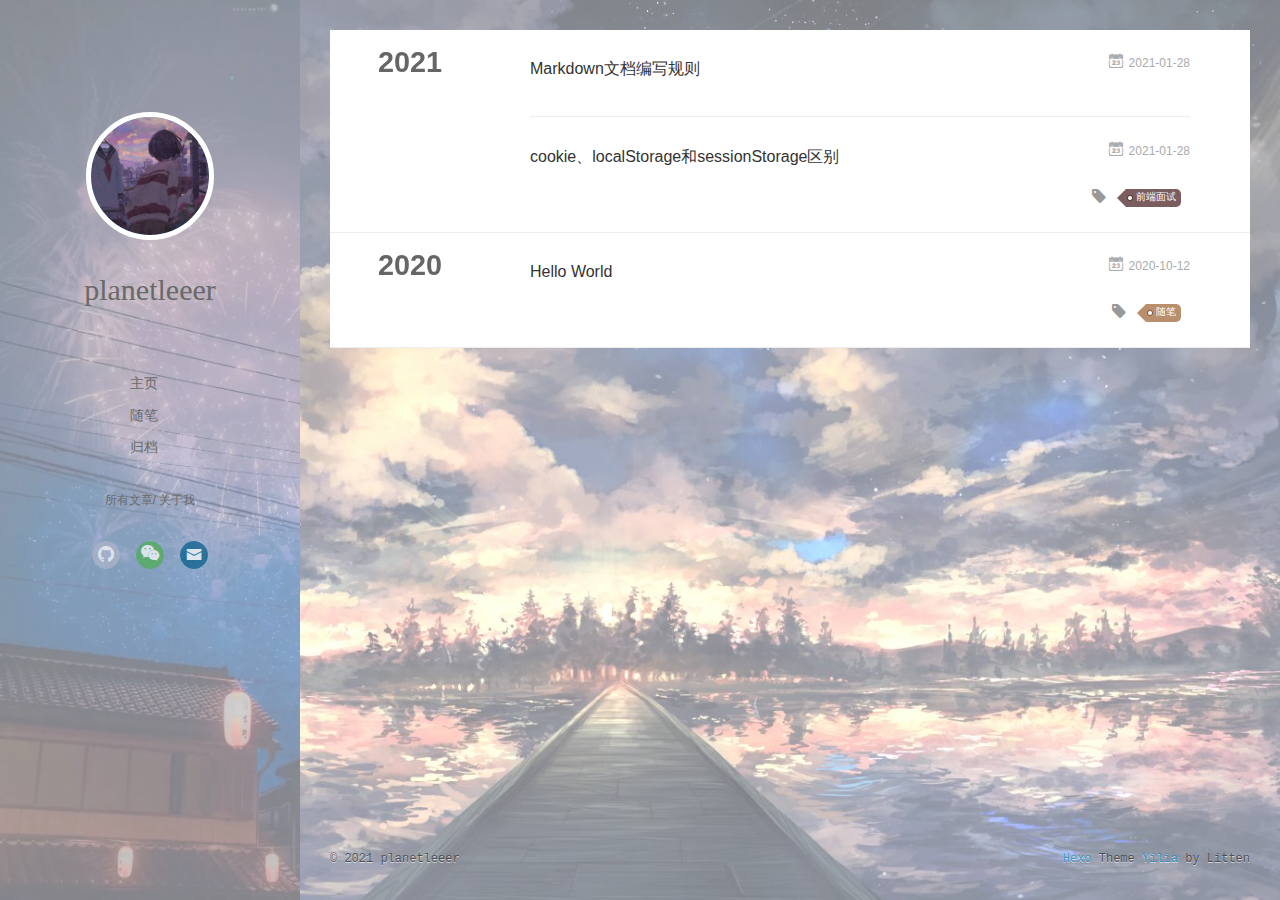
<file: archives/index.html>
<!DOCTYPE html>
<html>
<head>
  <meta charset="utf-8">
  
  <meta name="renderer" content="webkit">
  <meta http-equiv="X-UA-Compatible" content="IE=edge" >
  <link rel="dns-prefetch" href="http://planetleeer.github.io">
  <title>Archives | 小行星·李的博客</title>
  <meta name="viewport" content="width=device-width, initial-scale=1, maximum-scale=1">
  <meta property="og:type" content="website">
<meta property="og:title" content="小行星·李的博客">
<meta property="og:url" content="http://planetleeer.github.io/archives/index.html">
<meta property="og:site_name" content="小行星·李的博客">
<meta property="og:locale" content="zh_CN">
<meta property="article:author" content="planetleeer">
<meta name="twitter:card" content="summary">
  
    <link rel="alternative" href="/atom.xml" title="小行星·李的博客" type="application/atom+xml">
  
  
    <link rel="icon" href="/assets/favicon.png">
  
  <link rel="stylesheet" type="text/css" href="/./main.0cf68a.css">
  <style type="text/css">
  
    #container.show {
      background: linear-gradient(200deg,#a0cfe4,#e8c37e);
    }
  </style>
  

  

<meta name="generator" content="Hexo 5.2.0"></head>

<body>
  <div id="container" q-class="show:isCtnShow">
    <canvas id="anm-canvas" class="anm-canvas"></canvas>
    <div class="left-col" q-class="show:isShow">
      
<!-- <div class="overlay" style="background: #000000"></div> -->
<div class="overlay"></div>
<div class="intrude-less">
	<header id="header" class="inner">
		<a href="/" class="profilepic">
			<img src="/assets/head.jpg" class="js-avatar">
		</a>
		<hgroup>
		  <h1 class="header-author"><a href="/">planetleeer</a></h1>
		</hgroup>
		

		<nav class="header-menu">
			<ul>
			
				<li><a href="/">主页</a></li>
	        
				<li><a href="/tags/%E9%9A%8F%E7%AC%94/">随笔</a></li>
	        
				<li><a href="/archives/index.html">归档</a></li>
	        
			</ul>
		</nav>
		<nav class="header-smart-menu">
    		
    			
    			<a q-on="click: openSlider(e, 'innerArchive')" href="javascript:void(0)">所有文章</a>
    			
            
    			
    			<a q-on="click: openSlider(e, 'aboutme')" href="javascript:void(0)">关于我</a>
    			
            
		</nav>
		<nav class="header-nav">
			<div class="social">
				
					<a class="github" target="_blank" href="https://github.com/planetleeer" title="github"><i class="icon-github"></i></a>
		        
					<a class="weixin" target="_blank" href="/assets/wechat.jpg" title="weixin"><i class="icon-weixin"></i></a>
		        
					<a class="mail" target="_blank" href="mailto:licong_my@163.com" title="mail"><i class="icon-mail"></i></a>
		        
			</div>
		<!-- 网易云音乐插件 -->
		
			<div style="position:absolute; bottom:120px left:auto; width:85%">
				<iframe frameborder="no" border="0" marginwidth="0" marginheight="0" width=200 height=86 src="//music.163.com/outchain/player?type=2&id=1476239407&auto=0&height=66"></iframe>
			</div>
		

		</nav>
	</header>		
</div>

    </div>
    <div class="mid-col" q-class="show:isShow,hide:isShow|isFalse">
      
<nav id="mobile-nav">
  	<div class="overlay js-overlay" style="background: #000000"></div>
	<div class="btnctn js-mobile-btnctn">
  		<div class="slider-trigger list" q-on="click: openSlider(e)"><i class="icon icon-sort"></i></div>
	</div>
	<div class="intrude-less">
		<header id="header" class="inner">
			<div class="profilepic">
				<img src="/assets/head.jpg" class="js-avatar">
			</div>
			<hgroup>
			  <h1 class="header-author js-header-author">planetleeer</h1>
			</hgroup>
			
			
			
				
			
				
			
				
			
			
			
			<nav class="header-nav">
				<div class="social">
					
						<a class="github" target="_blank" href="https://github.com/planetleeer" title="github"><i class="icon-github"></i></a>
			        
						<a class="weixin" target="_blank" href="/assets/wechat.jpg" title="weixin"><i class="icon-weixin"></i></a>
			        
						<a class="mail" target="_blank" href="mailto:licong_my@163.com" title="mail"><i class="icon-mail"></i></a>
			        
				</div>
			</nav>

			<nav class="header-menu js-header-menu">
				<ul style="width: 70%">
				
				
					<li style="width: 33.333333333333336%"><a href="/">主页</a></li>
		        
					<li style="width: 33.333333333333336%"><a href="/tags/%E9%9A%8F%E7%AC%94/">随笔</a></li>
		        
					<li style="width: 33.333333333333336%"><a href="/archives/index.html">归档</a></li>
		        
				</ul>
			</nav>
		</header>				
	</div>
	<div class="mobile-mask" style="display:none" q-show="isShow"></div>
</nav>

      <div id="wrapper" class="body-wrap">
        <div class="menu-l">
          <div class="canvas-wrap">
            <canvas data-colors="#eaeaea" data-sectionHeight="100" data-contentId="js-content" id="myCanvas1" class="anm-canvas"></canvas>
          </div>
          <div id="js-content" class="content-ll">
            
  
  
    
    
      
      
      <section class="archives-wrap">
        <div class="archive-year-wrap">
          <a href="/archives/2021" class="archive-year">2021</a>
        </div>
        <div class="archives">
    
    <article class="archive-article archive-type-post">
  <div class="archive-article-inner">
    <header class="archive-article-header">
      	<div class="article-meta">
	      	<a href="/2021/01/28/Markdown%E6%96%87%E6%A1%A3%E7%BC%96%E5%86%99%E8%A7%84%E5%88%99/" class="archive-article-date">
  	<time datetime="2021-01-28T06:34:32.000Z" itemprop="datePublished"><i class="icon-calendar icon"></i>2021-01-28</time>
</a>
        </div>
    	 
  
    <h1 itemprop="name">
      <a class="archive-article-title" href="/2021/01/28/Markdown%E6%96%87%E6%A1%A3%E7%BC%96%E5%86%99%E8%A7%84%E5%88%99/">Markdown文档编写规则</a>
    </h1>
  

        <div class="article-info info-on-right">
          
          

        </div>
        <div class="clearfix"></div>
    </header>
  </div>
</article>
  
    
    
    <article class="archive-article archive-type-post">
  <div class="archive-article-inner">
    <header class="archive-article-header">
      	<div class="article-meta">
	      	<a href="/2021/01/28/cookie%E3%80%81localStorage%E5%92%8CsessionStorage%E5%8C%BA%E5%88%AB/" class="archive-article-date">
  	<time datetime="2021-01-28T04:56:36.000Z" itemprop="datePublished"><i class="icon-calendar icon"></i>2021-01-28</time>
</a>
        </div>
    	 
  
    <h1 itemprop="name">
      <a class="archive-article-title" href="/2021/01/28/cookie%E3%80%81localStorage%E5%92%8CsessionStorage%E5%8C%BA%E5%88%AB/">cookie、localStorage和sessionStorage区别</a>
    </h1>
  

        <div class="article-info info-on-right">
          
	<div class="article-tag tagcloud">
		<i class="icon-price-tags icon"></i>
		<ul class="article-tag-list">
			 
        		<li class="article-tag-list-item">
        			<a href="javascript:void(0)" class="js-tag article-tag-list-link color5">前端面试</a>
        		</li>
      		
		</ul>
	</div>

          

        </div>
        <div class="clearfix"></div>
    </header>
  </div>
</article>
  
    
    
      
        </div></section>
      
      
      <section class="archives-wrap">
        <div class="archive-year-wrap">
          <a href="/archives/2020" class="archive-year">2020</a>
        </div>
        <div class="archives">
    
    <article class="archive-article archive-type-post">
  <div class="archive-article-inner">
    <header class="archive-article-header">
      	<div class="article-meta">
	      	<a href="/2020/10/12/hello-world/" class="archive-article-date">
  	<time datetime="2020-10-11T16:31:54.262Z" itemprop="datePublished"><i class="icon-calendar icon"></i>2020-10-12</time>
</a>
        </div>
    	 
  
    <h1 itemprop="name">
      <a class="archive-article-title" href="/2020/10/12/hello-world/">Hello World</a>
    </h1>
  

        <div class="article-info info-on-right">
          
	<div class="article-tag tagcloud">
		<i class="icon-price-tags icon"></i>
		<ul class="article-tag-list">
			 
        		<li class="article-tag-list-item">
        			<a href="javascript:void(0)" class="js-tag article-tag-list-link color3">随笔</a>
        		</li>
      		
		</ul>
	</div>

          

        </div>
        <div class="clearfix"></div>
    </header>
  </div>
</article>
  
  
    </div></section>
  

    


          </div>
        </div>
      </div>
      <footer id="footer">
  <div class="outer">
    <div id="footer-info">
    	<div class="footer-left">
    		&copy; 2021 planetleeer
    	</div>
      	<div class="footer-right">
      		<a href="http://hexo.io/" target="_blank">Hexo</a>  Theme <a href="https://github.com/litten/hexo-theme-yilia" target="_blank">Yilia</a> by Litten
      	</div>
    </div>
  </div>
</footer>

<!--页面点击小红心-->
<script type="text/javascript" src="/love.js"></script>
    </div>
    <script>
	var yiliaConfig = {
		mathjax: false,
		isHome: false,
		isPost: false,
		isArchive: true,
		isTag: false,
		isCategory: false,
		open_in_new: false,
		toc_hide_index: true,
		root: "/",
		innerArchive: true,
		showTags: false
	}
</script>

<script>!function(t){function n(e){if(r[e])return r[e].exports;var i=r[e]={exports:{},id:e,loaded:!1};return t[e].call(i.exports,i,i.exports,n),i.loaded=!0,i.exports}var r={};n.m=t,n.c=r,n.p="./",n(0)}([function(t,n,r){r(195),t.exports=r(191)},function(t,n,r){var e=r(3),i=r(52),o=r(27),u=r(28),c=r(53),f="prototype",a=function(t,n,r){var s,l,h,v,p=t&a.F,d=t&a.G,y=t&a.S,g=t&a.P,b=t&a.B,m=d?e:y?e[n]||(e[n]={}):(e[n]||{})[f],x=d?i:i[n]||(i[n]={}),w=x[f]||(x[f]={});d&&(r=n);for(s in r)l=!p&&m&&void 0!==m[s],h=(l?m:r)[s],v=b&&l?c(h,e):g&&"function"==typeof h?c(Function.call,h):h,m&&u(m,s,h,t&a.U),x[s]!=h&&o(x,s,v),g&&w[s]!=h&&(w[s]=h)};e.core=i,a.F=1,a.G=2,a.S=4,a.P=8,a.B=16,a.W=32,a.U=64,a.R=128,t.exports=a},function(t,n,r){var e=r(6);t.exports=function(t){if(!e(t))throw TypeError(t+" is not an object!");return t}},function(t,n){var r=t.exports="undefined"!=typeof window&&window.Math==Math?window:"undefined"!=typeof self&&self.Math==Math?self:Function("return this")();"number"==typeof __g&&(__g=r)},function(t,n){t.exports=function(t){try{return!!t()}catch(t){return!0}}},function(t,n){var r=t.exports="undefined"!=typeof window&&window.Math==Math?window:"undefined"!=typeof self&&self.Math==Math?self:Function("return this")();"number"==typeof __g&&(__g=r)},function(t,n){t.exports=function(t){return"object"==typeof t?null!==t:"function"==typeof t}},function(t,n,r){var e=r(126)("wks"),i=r(76),o=r(3).Symbol,u="function"==typeof o;(t.exports=function(t){return e[t]||(e[t]=u&&o[t]||(u?o:i)("Symbol."+t))}).store=e},function(t,n){var r={}.hasOwnProperty;t.exports=function(t,n){return r.call(t,n)}},function(t,n,r){var e=r(94),i=r(33);t.exports=function(t){return e(i(t))}},function(t,n,r){t.exports=!r(4)(function(){return 7!=Object.defineProperty({},"a",{get:function(){return 7}}).a})},function(t,n,r){var e=r(2),i=r(167),o=r(50),u=Object.defineProperty;n.f=r(10)?Object.defineProperty:function(t,n,r){if(e(t),n=o(n,!0),e(r),i)try{return u(t,n,r)}catch(t){}if("get"in r||"set"in r)throw TypeError("Accessors not supported!");return"value"in r&&(t[n]=r.value),t}},function(t,n,r){t.exports=!r(18)(function(){return 7!=Object.defineProperty({},"a",{get:function(){return 7}}).a})},function(t,n,r){var e=r(14),i=r(22);t.exports=r(12)?function(t,n,r){return e.f(t,n,i(1,r))}:function(t,n,r){return t[n]=r,t}},function(t,n,r){var e=r(20),i=r(58),o=r(42),u=Object.defineProperty;n.f=r(12)?Object.defineProperty:function(t,n,r){if(e(t),n=o(n,!0),e(r),i)try{return u(t,n,r)}catch(t){}if("get"in r||"set"in r)throw TypeError("Accessors not supported!");return"value"in r&&(t[n]=r.value),t}},function(t,n,r){var e=r(40)("wks"),i=r(23),o=r(5).Symbol,u="function"==typeof o;(t.exports=function(t){return e[t]||(e[t]=u&&o[t]||(u?o:i)("Symbol."+t))}).store=e},function(t,n,r){var e=r(67),i=Math.min;t.exports=function(t){return t>0?i(e(t),9007199254740991):0}},function(t,n,r){var e=r(46);t.exports=function(t){return Object(e(t))}},function(t,n){t.exports=function(t){try{return!!t()}catch(t){return!0}}},function(t,n,r){var e=r(63),i=r(34);t.exports=Object.keys||function(t){return e(t,i)}},function(t,n,r){var e=r(21);t.exports=function(t){if(!e(t))throw TypeError(t+" is not an object!");return t}},function(t,n){t.exports=function(t){return"object"==typeof t?null!==t:"function"==typeof t}},function(t,n){t.exports=function(t,n){return{enumerable:!(1&t),configurable:!(2&t),writable:!(4&t),value:n}}},function(t,n){var r=0,e=Math.random();t.exports=function(t){return"Symbol(".concat(void 0===t?"":t,")_",(++r+e).toString(36))}},function(t,n){var r={}.hasOwnProperty;t.exports=function(t,n){return r.call(t,n)}},function(t,n){var r=t.exports={version:"2.4.0"};"number"==typeof __e&&(__e=r)},function(t,n){t.exports=function(t){if("function"!=typeof t)throw TypeError(t+" is not a function!");return t}},function(t,n,r){var e=r(11),i=r(66);t.exports=r(10)?function(t,n,r){return e.f(t,n,i(1,r))}:function(t,n,r){return t[n]=r,t}},function(t,n,r){var e=r(3),i=r(27),o=r(24),u=r(76)("src"),c="toString",f=Function[c],a=(""+f).split(c);r(52).inspectSource=function(t){return f.call(t)},(t.exports=function(t,n,r,c){var f="function"==typeof r;f&&(o(r,"name")||i(r,"name",n)),t[n]!==r&&(f&&(o(r,u)||i(r,u,t[n]?""+t[n]:a.join(String(n)))),t===e?t[n]=r:c?t[n]?t[n]=r:i(t,n,r):(delete t[n],i(t,n,r)))})(Function.prototype,c,function(){return"function"==typeof this&&this[u]||f.call(this)})},function(t,n,r){var e=r(1),i=r(4),o=r(46),u=function(t,n,r,e){var i=String(o(t)),u="<"+n;return""!==r&&(u+=" "+r+'="'+String(e).replace(/"/g,"&quot;")+'"'),u+">"+i+"</"+n+">"};t.exports=function(t,n){var r={};r[t]=n(u),e(e.P+e.F*i(function(){var n=""[t]('"');return n!==n.toLowerCase()||n.split('"').length>3}),"String",r)}},function(t,n,r){var e=r(115),i=r(46);t.exports=function(t){return e(i(t))}},function(t,n,r){var e=r(116),i=r(66),o=r(30),u=r(50),c=r(24),f=r(167),a=Object.getOwnPropertyDescriptor;n.f=r(10)?a:function(t,n){if(t=o(t),n=u(n,!0),f)try{return a(t,n)}catch(t){}if(c(t,n))return i(!e.f.call(t,n),t[n])}},function(t,n,r){var e=r(24),i=r(17),o=r(145)("IE_PROTO"),u=Object.prototype;t.exports=Object.getPrototypeOf||function(t){return t=i(t),e(t,o)?t[o]:"function"==typeof t.constructor&&t instanceof t.constructor?t.constructor.prototype:t instanceof Object?u:null}},function(t,n){t.exports=function(t){if(void 0==t)throw TypeError("Can't call method on  "+t);return t}},function(t,n){t.exports="constructor,hasOwnProperty,isPrototypeOf,propertyIsEnumerable,toLocaleString,toString,valueOf".split(",")},function(t,n){t.exports={}},function(t,n){t.exports=!0},function(t,n){n.f={}.propertyIsEnumerable},function(t,n,r){var e=r(14).f,i=r(8),o=r(15)("toStringTag");t.exports=function(t,n,r){t&&!i(t=r?t:t.prototype,o)&&e(t,o,{configurable:!0,value:n})}},function(t,n,r){var e=r(40)("keys"),i=r(23);t.exports=function(t){return e[t]||(e[t]=i(t))}},function(t,n,r){var e=r(5),i="__core-js_shared__",o=e[i]||(e[i]={});t.exports=function(t){return o[t]||(o[t]={})}},function(t,n){var r=Math.ceil,e=Math.floor;t.exports=function(t){return isNaN(t=+t)?0:(t>0?e:r)(t)}},function(t,n,r){var e=r(21);t.exports=function(t,n){if(!e(t))return t;var r,i;if(n&&"function"==typeof(r=t.toString)&&!e(i=r.call(t)))return i;if("function"==typeof(r=t.valueOf)&&!e(i=r.call(t)))return i;if(!n&&"function"==typeof(r=t.toString)&&!e(i=r.call(t)))return i;throw TypeError("Can't convert object to primitive value")}},function(t,n,r){var e=r(5),i=r(25),o=r(36),u=r(44),c=r(14).f;t.exports=function(t){var n=i.Symbol||(i.Symbol=o?{}:e.Symbol||{});"_"==t.charAt(0)||t in n||c(n,t,{value:u.f(t)})}},function(t,n,r){n.f=r(15)},function(t,n){var r={}.toString;t.exports=function(t){return r.call(t).slice(8,-1)}},function(t,n){t.exports=function(t){if(void 0==t)throw TypeError("Can't call method on  "+t);return t}},function(t,n,r){var e=r(4);t.exports=function(t,n){return!!t&&e(function(){n?t.call(null,function(){},1):t.call(null)})}},function(t,n,r){var e=r(53),i=r(115),o=r(17),u=r(16),c=r(203);t.exports=function(t,n){var r=1==t,f=2==t,a=3==t,s=4==t,l=6==t,h=5==t||l,v=n||c;return function(n,c,p){for(var d,y,g=o(n),b=i(g),m=e(c,p,3),x=u(b.length),w=0,S=r?v(n,x):f?v(n,0):void 0;x>w;w++)if((h||w in b)&&(d=b[w],y=m(d,w,g),t))if(r)S[w]=y;else if(y)switch(t){case 3:return!0;case 5:return d;case 6:return w;case 2:S.push(d)}else if(s)return!1;return l?-1:a||s?s:S}}},function(t,n,r){var e=r(1),i=r(52),o=r(4);t.exports=function(t,n){var r=(i.Object||{})[t]||Object[t],u={};u[t]=n(r),e(e.S+e.F*o(function(){r(1)}),"Object",u)}},function(t,n,r){var e=r(6);t.exports=function(t,n){if(!e(t))return t;var r,i;if(n&&"function"==typeof(r=t.toString)&&!e(i=r.call(t)))return i;if("function"==typeof(r=t.valueOf)&&!e(i=r.call(t)))return i;if(!n&&"function"==typeof(r=t.toString)&&!e(i=r.call(t)))return i;throw TypeError("Can't convert object to primitive value")}},function(t,n,r){var e=r(5),i=r(25),o=r(91),u=r(13),c="prototype",f=function(t,n,r){var a,s,l,h=t&f.F,v=t&f.G,p=t&f.S,d=t&f.P,y=t&f.B,g=t&f.W,b=v?i:i[n]||(i[n]={}),m=b[c],x=v?e:p?e[n]:(e[n]||{})[c];v&&(r=n);for(a in r)(s=!h&&x&&void 0!==x[a])&&a in b||(l=s?x[a]:r[a],b[a]=v&&"function"!=typeof x[a]?r[a]:y&&s?o(l,e):g&&x[a]==l?function(t){var n=function(n,r,e){if(this instanceof t){switch(arguments.length){case 0:return new t;case 1:return new t(n);case 2:return new t(n,r)}return new t(n,r,e)}return t.apply(this,arguments)};return n[c]=t[c],n}(l):d&&"function"==typeof l?o(Function.call,l):l,d&&((b.virtual||(b.virtual={}))[a]=l,t&f.R&&m&&!m[a]&&u(m,a,l)))};f.F=1,f.G=2,f.S=4,f.P=8,f.B=16,f.W=32,f.U=64,f.R=128,t.exports=f},function(t,n){var r=t.exports={version:"2.4.0"};"number"==typeof __e&&(__e=r)},function(t,n,r){var e=r(26);t.exports=function(t,n,r){if(e(t),void 0===n)return t;switch(r){case 1:return function(r){return t.call(n,r)};case 2:return function(r,e){return t.call(n,r,e)};case 3:return function(r,e,i){return t.call(n,r,e,i)}}return function(){return t.apply(n,arguments)}}},function(t,n,r){var e=r(183),i=r(1),o=r(126)("metadata"),u=o.store||(o.store=new(r(186))),c=function(t,n,r){var i=u.get(t);if(!i){if(!r)return;u.set(t,i=new e)}var o=i.get(n);if(!o){if(!r)return;i.set(n,o=new e)}return o},f=function(t,n,r){var e=c(n,r,!1);return void 0!==e&&e.has(t)},a=function(t,n,r){var e=c(n,r,!1);return void 0===e?void 0:e.get(t)},s=function(t,n,r,e){c(r,e,!0).set(t,n)},l=function(t,n){var r=c(t,n,!1),e=[];return r&&r.forEach(function(t,n){e.push(n)}),e},h=function(t){return void 0===t||"symbol"==typeof t?t:String(t)},v=function(t){i(i.S,"Reflect",t)};t.exports={store:u,map:c,has:f,get:a,set:s,keys:l,key:h,exp:v}},function(t,n,r){"use strict";if(r(10)){var e=r(69),i=r(3),o=r(4),u=r(1),c=r(127),f=r(152),a=r(53),s=r(68),l=r(66),h=r(27),v=r(73),p=r(67),d=r(16),y=r(75),g=r(50),b=r(24),m=r(180),x=r(114),w=r(6),S=r(17),_=r(137),O=r(70),E=r(32),P=r(71).f,j=r(154),F=r(76),M=r(7),A=r(48),N=r(117),T=r(146),I=r(155),k=r(80),L=r(123),R=r(74),C=r(130),D=r(160),U=r(11),W=r(31),G=U.f,B=W.f,V=i.RangeError,z=i.TypeError,q=i.Uint8Array,K="ArrayBuffer",J="Shared"+K,Y="BYTES_PER_ELEMENT",H="prototype",$=Array[H],X=f.ArrayBuffer,Q=f.DataView,Z=A(0),tt=A(2),nt=A(3),rt=A(4),et=A(5),it=A(6),ot=N(!0),ut=N(!1),ct=I.values,ft=I.keys,at=I.entries,st=$.lastIndexOf,lt=$.reduce,ht=$.reduceRight,vt=$.join,pt=$.sort,dt=$.slice,yt=$.toString,gt=$.toLocaleString,bt=M("iterator"),mt=M("toStringTag"),xt=F("typed_constructor"),wt=F("def_constructor"),St=c.CONSTR,_t=c.TYPED,Ot=c.VIEW,Et="Wrong length!",Pt=A(1,function(t,n){return Tt(T(t,t[wt]),n)}),jt=o(function(){return 1===new q(new Uint16Array([1]).buffer)[0]}),Ft=!!q&&!!q[H].set&&o(function(){new q(1).set({})}),Mt=function(t,n){if(void 0===t)throw z(Et);var r=+t,e=d(t);if(n&&!m(r,e))throw V(Et);return e},At=function(t,n){var r=p(t);if(r<0||r%n)throw V("Wrong offset!");return r},Nt=function(t){if(w(t)&&_t in t)return t;throw z(t+" is not a typed array!")},Tt=function(t,n){if(!(w(t)&&xt in t))throw z("It is not a typed array constructor!");return new t(n)},It=function(t,n){return kt(T(t,t[wt]),n)},kt=function(t,n){for(var r=0,e=n.length,i=Tt(t,e);e>r;)i[r]=n[r++];return i},Lt=function(t,n,r){G(t,n,{get:function(){return this._d[r]}})},Rt=function(t){var n,r,e,i,o,u,c=S(t),f=arguments.length,s=f>1?arguments[1]:void 0,l=void 0!==s,h=j(c);if(void 0!=h&&!_(h)){for(u=h.call(c),e=[],n=0;!(o=u.next()).done;n++)e.push(o.value);c=e}for(l&&f>2&&(s=a(s,arguments[2],2)),n=0,r=d(c.length),i=Tt(this,r);r>n;n++)i[n]=l?s(c[n],n):c[n];return i},Ct=function(){for(var t=0,n=arguments.length,r=Tt(this,n);n>t;)r[t]=arguments[t++];return r},Dt=!!q&&o(function(){gt.call(new q(1))}),Ut=function(){return gt.apply(Dt?dt.call(Nt(this)):Nt(this),arguments)},Wt={copyWithin:function(t,n){return D.call(Nt(this),t,n,arguments.length>2?arguments[2]:void 0)},every:function(t){return rt(Nt(this),t,arguments.length>1?arguments[1]:void 0)},fill:function(t){return C.apply(Nt(this),arguments)},filter:function(t){return It(this,tt(Nt(this),t,arguments.length>1?arguments[1]:void 0))},find:function(t){return et(Nt(this),t,arguments.length>1?arguments[1]:void 0)},findIndex:function(t){return it(Nt(this),t,arguments.length>1?arguments[1]:void 0)},forEach:function(t){Z(Nt(this),t,arguments.length>1?arguments[1]:void 0)},indexOf:function(t){return ut(Nt(this),t,arguments.length>1?arguments[1]:void 0)},includes:function(t){return ot(Nt(this),t,arguments.length>1?arguments[1]:void 0)},join:function(t){return vt.apply(Nt(this),arguments)},lastIndexOf:function(t){return st.apply(Nt(this),arguments)},map:function(t){return Pt(Nt(this),t,arguments.length>1?arguments[1]:void 0)},reduce:function(t){return lt.apply(Nt(this),arguments)},reduceRight:function(t){return ht.apply(Nt(this),arguments)},reverse:function(){for(var t,n=this,r=Nt(n).length,e=Math.floor(r/2),i=0;i<e;)t=n[i],n[i++]=n[--r],n[r]=t;return n},some:function(t){return nt(Nt(this),t,arguments.length>1?arguments[1]:void 0)},sort:function(t){return pt.call(Nt(this),t)},subarray:function(t,n){var r=Nt(this),e=r.length,i=y(t,e);return new(T(r,r[wt]))(r.buffer,r.byteOffset+i*r.BYTES_PER_ELEMENT,d((void 0===n?e:y(n,e))-i))}},Gt=function(t,n){return It(this,dt.call(Nt(this),t,n))},Bt=function(t){Nt(this);var n=At(arguments[1],1),r=this.length,e=S(t),i=d(e.length),o=0;if(i+n>r)throw V(Et);for(;o<i;)this[n+o]=e[o++]},Vt={entries:function(){return at.call(Nt(this))},keys:function(){return ft.call(Nt(this))},values:function(){return ct.call(Nt(this))}},zt=function(t,n){return w(t)&&t[_t]&&"symbol"!=typeof n&&n in t&&String(+n)==String(n)},qt=function(t,n){return zt(t,n=g(n,!0))?l(2,t[n]):B(t,n)},Kt=function(t,n,r){return!(zt(t,n=g(n,!0))&&w(r)&&b(r,"value"))||b(r,"get")||b(r,"set")||r.configurable||b(r,"writable")&&!r.writable||b(r,"enumerable")&&!r.enumerable?G(t,n,r):(t[n]=r.value,t)};St||(W.f=qt,U.f=Kt),u(u.S+u.F*!St,"Object",{getOwnPropertyDescriptor:qt,defineProperty:Kt}),o(function(){yt.call({})})&&(yt=gt=function(){return vt.call(this)});var Jt=v({},Wt);v(Jt,Vt),h(Jt,bt,Vt.values),v(Jt,{slice:Gt,set:Bt,constructor:function(){},toString:yt,toLocaleString:Ut}),Lt(Jt,"buffer","b"),Lt(Jt,"byteOffset","o"),Lt(Jt,"byteLength","l"),Lt(Jt,"length","e"),G(Jt,mt,{get:function(){return this[_t]}}),t.exports=function(t,n,r,f){f=!!f;var a=t+(f?"Clamped":"")+"Array",l="Uint8Array"!=a,v="get"+t,p="set"+t,y=i[a],g=y||{},b=y&&E(y),m=!y||!c.ABV,S={},_=y&&y[H],j=function(t,r){var e=t._d;return e.v[v](r*n+e.o,jt)},F=function(t,r,e){var i=t._d;f&&(e=(e=Math.round(e))<0?0:e>255?255:255&e),i.v[p](r*n+i.o,e,jt)},M=function(t,n){G(t,n,{get:function(){return j(this,n)},set:function(t){return F(this,n,t)},enumerable:!0})};m?(y=r(function(t,r,e,i){s(t,y,a,"_d");var o,u,c,f,l=0,v=0;if(w(r)){if(!(r instanceof X||(f=x(r))==K||f==J))return _t in r?kt(y,r):Rt.call(y,r);o=r,v=At(e,n);var p=r.byteLength;if(void 0===i){if(p%n)throw V(Et);if((u=p-v)<0)throw V(Et)}else if((u=d(i)*n)+v>p)throw V(Et);c=u/n}else c=Mt(r,!0),u=c*n,o=new X(u);for(h(t,"_d",{b:o,o:v,l:u,e:c,v:new Q(o)});l<c;)M(t,l++)}),_=y[H]=O(Jt),h(_,"constructor",y)):L(function(t){new y(null),new y(t)},!0)||(y=r(function(t,r,e,i){s(t,y,a);var o;return w(r)?r instanceof X||(o=x(r))==K||o==J?void 0!==i?new g(r,At(e,n),i):void 0!==e?new g(r,At(e,n)):new g(r):_t in r?kt(y,r):Rt.call(y,r):new g(Mt(r,l))}),Z(b!==Function.prototype?P(g).concat(P(b)):P(g),function(t){t in y||h(y,t,g[t])}),y[H]=_,e||(_.constructor=y));var A=_[bt],N=!!A&&("values"==A.name||void 0==A.name),T=Vt.values;h(y,xt,!0),h(_,_t,a),h(_,Ot,!0),h(_,wt,y),(f?new y(1)[mt]==a:mt in _)||G(_,mt,{get:function(){return a}}),S[a]=y,u(u.G+u.W+u.F*(y!=g),S),u(u.S,a,{BYTES_PER_ELEMENT:n,from:Rt,of:Ct}),Y in _||h(_,Y,n),u(u.P,a,Wt),R(a),u(u.P+u.F*Ft,a,{set:Bt}),u(u.P+u.F*!N,a,Vt),u(u.P+u.F*(_.toString!=yt),a,{toString:yt}),u(u.P+u.F*o(function(){new y(1).slice()}),a,{slice:Gt}),u(u.P+u.F*(o(function(){return[1,2].toLocaleString()!=new y([1,2]).toLocaleString()})||!o(function(){_.toLocaleString.call([1,2])})),a,{toLocaleString:Ut}),k[a]=N?A:T,e||N||h(_,bt,T)}}else t.exports=function(){}},function(t,n){var r={}.toString;t.exports=function(t){return r.call(t).slice(8,-1)}},function(t,n,r){var e=r(21),i=r(5).document,o=e(i)&&e(i.createElement);t.exports=function(t){return o?i.createElement(t):{}}},function(t,n,r){t.exports=!r(12)&&!r(18)(function(){return 7!=Object.defineProperty(r(57)("div"),"a",{get:function(){return 7}}).a})},function(t,n,r){"use strict";var e=r(36),i=r(51),o=r(64),u=r(13),c=r(8),f=r(35),a=r(96),s=r(38),l=r(103),h=r(15)("iterator"),v=!([].keys&&"next"in[].keys()),p="keys",d="values",y=function(){return this};t.exports=function(t,n,r,g,b,m,x){a(r,n,g);var w,S,_,O=function(t){if(!v&&t in F)return F[t];switch(t){case p:case d:return function(){return new r(this,t)}}return function(){return new r(this,t)}},E=n+" Iterator",P=b==d,j=!1,F=t.prototype,M=F[h]||F["@@iterator"]||b&&F[b],A=M||O(b),N=b?P?O("entries"):A:void 0,T="Array"==n?F.entries||M:M;if(T&&(_=l(T.call(new t)))!==Object.prototype&&(s(_,E,!0),e||c(_,h)||u(_,h,y)),P&&M&&M.name!==d&&(j=!0,A=function(){return M.call(this)}),e&&!x||!v&&!j&&F[h]||u(F,h,A),f[n]=A,f[E]=y,b)if(w={values:P?A:O(d),keys:m?A:O(p),entries:N},x)for(S in w)S in F||o(F,S,w[S]);else i(i.P+i.F*(v||j),n,w);return w}},function(t,n,r){var e=r(20),i=r(100),o=r(34),u=r(39)("IE_PROTO"),c=function(){},f="prototype",a=function(){var t,n=r(57)("iframe"),e=o.length;for(n.style.display="none",r(93).appendChild(n),n.src="javascript:",t=n.contentWindow.document,t.open(),t.write("<script>document.F=Object<\/script>"),t.close(),a=t.F;e--;)delete a[f][o[e]];return a()};t.exports=Object.create||function(t,n){var r;return null!==t?(c[f]=e(t),r=new c,c[f]=null,r[u]=t):r=a(),void 0===n?r:i(r,n)}},function(t,n,r){var e=r(63),i=r(34).concat("length","prototype");n.f=Object.getOwnPropertyNames||function(t){return e(t,i)}},function(t,n){n.f=Object.getOwnPropertySymbols},function(t,n,r){var e=r(8),i=r(9),o=r(90)(!1),u=r(39)("IE_PROTO");t.exports=function(t,n){var r,c=i(t),f=0,a=[];for(r in c)r!=u&&e(c,r)&&a.push(r);for(;n.length>f;)e(c,r=n[f++])&&(~o(a,r)||a.push(r));return a}},function(t,n,r){t.exports=r(13)},function(t,n,r){var e=r(76)("meta"),i=r(6),o=r(24),u=r(11).f,c=0,f=Object.isExtensible||function(){return!0},a=!r(4)(function(){return f(Object.preventExtensions({}))}),s=function(t){u(t,e,{value:{i:"O"+ ++c,w:{}}})},l=function(t,n){if(!i(t))return"symbol"==typeof t?t:("string"==typeof t?"S":"P")+t;if(!o(t,e)){if(!f(t))return"F";if(!n)return"E";s(t)}return t[e].i},h=function(t,n){if(!o(t,e)){if(!f(t))return!0;if(!n)return!1;s(t)}return t[e].w},v=function(t){return a&&p.NEED&&f(t)&&!o(t,e)&&s(t),t},p=t.exports={KEY:e,NEED:!1,fastKey:l,getWeak:h,onFreeze:v}},function(t,n){t.exports=function(t,n){return{enumerable:!(1&t),configurable:!(2&t),writable:!(4&t),value:n}}},function(t,n){var r=Math.ceil,e=Math.floor;t.exports=function(t){return isNaN(t=+t)?0:(t>0?e:r)(t)}},function(t,n){t.exports=function(t,n,r,e){if(!(t instanceof n)||void 0!==e&&e in t)throw TypeError(r+": incorrect invocation!");return t}},function(t,n){t.exports=!1},function(t,n,r){var e=r(2),i=r(173),o=r(133),u=r(145)("IE_PROTO"),c=function(){},f="prototype",a=function(){var t,n=r(132)("iframe"),e=o.length;for(n.style.display="none",r(135).appendChild(n),n.src="javascript:",t=n.contentWindow.document,t.open(),t.write("<script>document.F=Object<\/script>"),t.close(),a=t.F;e--;)delete a[f][o[e]];return a()};t.exports=Object.create||function(t,n){var r;return null!==t?(c[f]=e(t),r=new c,c[f]=null,r[u]=t):r=a(),void 0===n?r:i(r,n)}},function(t,n,r){var e=r(175),i=r(133).concat("length","prototype");n.f=Object.getOwnPropertyNames||function(t){return e(t,i)}},function(t,n,r){var e=r(175),i=r(133);t.exports=Object.keys||function(t){return e(t,i)}},function(t,n,r){var e=r(28);t.exports=function(t,n,r){for(var i in n)e(t,i,n[i],r);return t}},function(t,n,r){"use strict";var e=r(3),i=r(11),o=r(10),u=r(7)("species");t.exports=function(t){var n=e[t];o&&n&&!n[u]&&i.f(n,u,{configurable:!0,get:function(){return this}})}},function(t,n,r){var e=r(67),i=Math.max,o=Math.min;t.exports=function(t,n){return t=e(t),t<0?i(t+n,0):o(t,n)}},function(t,n){var r=0,e=Math.random();t.exports=function(t){return"Symbol(".concat(void 0===t?"":t,")_",(++r+e).toString(36))}},function(t,n,r){var e=r(33);t.exports=function(t){return Object(e(t))}},function(t,n,r){var e=r(7)("unscopables"),i=Array.prototype;void 0==i[e]&&r(27)(i,e,{}),t.exports=function(t){i[e][t]=!0}},function(t,n,r){var e=r(53),i=r(169),o=r(137),u=r(2),c=r(16),f=r(154),a={},s={},n=t.exports=function(t,n,r,l,h){var v,p,d,y,g=h?function(){return t}:f(t),b=e(r,l,n?2:1),m=0;if("function"!=typeof g)throw TypeError(t+" is not iterable!");if(o(g)){for(v=c(t.length);v>m;m++)if((y=n?b(u(p=t[m])[0],p[1]):b(t[m]))===a||y===s)return y}else for(d=g.call(t);!(p=d.next()).done;)if((y=i(d,b,p.value,n))===a||y===s)return y};n.BREAK=a,n.RETURN=s},function(t,n){t.exports={}},function(t,n,r){var e=r(11).f,i=r(24),o=r(7)("toStringTag");t.exports=function(t,n,r){t&&!i(t=r?t:t.prototype,o)&&e(t,o,{configurable:!0,value:n})}},function(t,n,r){var e=r(1),i=r(46),o=r(4),u=r(150),c="["+u+"]",f="​",a=RegExp("^"+c+c+"*"),s=RegExp(c+c+"*$"),l=function(t,n,r){var i={},c=o(function(){return!!u[t]()||f[t]()!=f}),a=i[t]=c?n(h):u[t];r&&(i[r]=a),e(e.P+e.F*c,"String",i)},h=l.trim=function(t,n){return t=String(i(t)),1&n&&(t=t.replace(a,"")),2&n&&(t=t.replace(s,"")),t};t.exports=l},function(t,n,r){t.exports={default:r(86),__esModule:!0}},function(t,n,r){t.exports={default:r(87),__esModule:!0}},function(t,n,r){"use strict";function e(t){return t&&t.__esModule?t:{default:t}}n.__esModule=!0;var i=r(84),o=e(i),u=r(83),c=e(u),f="function"==typeof c.default&&"symbol"==typeof o.default?function(t){return typeof t}:function(t){return t&&"function"==typeof c.default&&t.constructor===c.default&&t!==c.default.prototype?"symbol":typeof t};n.default="function"==typeof c.default&&"symbol"===f(o.default)?function(t){return void 0===t?"undefined":f(t)}:function(t){return t&&"function"==typeof c.default&&t.constructor===c.default&&t!==c.default.prototype?"symbol":void 0===t?"undefined":f(t)}},function(t,n,r){r(110),r(108),r(111),r(112),t.exports=r(25).Symbol},function(t,n,r){r(109),r(113),t.exports=r(44).f("iterator")},function(t,n){t.exports=function(t){if("function"!=typeof t)throw TypeError(t+" is not a function!");return t}},function(t,n){t.exports=function(){}},function(t,n,r){var e=r(9),i=r(106),o=r(105);t.exports=function(t){return function(n,r,u){var c,f=e(n),a=i(f.length),s=o(u,a);if(t&&r!=r){for(;a>s;)if((c=f[s++])!=c)return!0}else for(;a>s;s++)if((t||s in f)&&f[s]===r)return t||s||0;return!t&&-1}}},function(t,n,r){var e=r(88);t.exports=function(t,n,r){if(e(t),void 0===n)return t;switch(r){case 1:return function(r){return t.call(n,r)};case 2:return function(r,e){return t.call(n,r,e)};case 3:return function(r,e,i){return t.call(n,r,e,i)}}return function(){return t.apply(n,arguments)}}},function(t,n,r){var e=r(19),i=r(62),o=r(37);t.exports=function(t){var n=e(t),r=i.f;if(r)for(var u,c=r(t),f=o.f,a=0;c.length>a;)f.call(t,u=c[a++])&&n.push(u);return n}},function(t,n,r){t.exports=r(5).document&&document.documentElement},function(t,n,r){var e=r(56);t.exports=Object("z").propertyIsEnumerable(0)?Object:function(t){return"String"==e(t)?t.split(""):Object(t)}},function(t,n,r){var e=r(56);t.exports=Array.isArray||function(t){return"Array"==e(t)}},function(t,n,r){"use strict";var e=r(60),i=r(22),o=r(38),u={};r(13)(u,r(15)("iterator"),function(){return this}),t.exports=function(t,n,r){t.prototype=e(u,{next:i(1,r)}),o(t,n+" Iterator")}},function(t,n){t.exports=function(t,n){return{value:n,done:!!t}}},function(t,n,r){var e=r(19),i=r(9);t.exports=function(t,n){for(var r,o=i(t),u=e(o),c=u.length,f=0;c>f;)if(o[r=u[f++]]===n)return r}},function(t,n,r){var e=r(23)("meta"),i=r(21),o=r(8),u=r(14).f,c=0,f=Object.isExtensible||function(){return!0},a=!r(18)(function(){return f(Object.preventExtensions({}))}),s=function(t){u(t,e,{value:{i:"O"+ ++c,w:{}}})},l=function(t,n){if(!i(t))return"symbol"==typeof t?t:("string"==typeof t?"S":"P")+t;if(!o(t,e)){if(!f(t))return"F";if(!n)return"E";s(t)}return t[e].i},h=function(t,n){if(!o(t,e)){if(!f(t))return!0;if(!n)return!1;s(t)}return t[e].w},v=function(t){return a&&p.NEED&&f(t)&&!o(t,e)&&s(t),t},p=t.exports={KEY:e,NEED:!1,fastKey:l,getWeak:h,onFreeze:v}},function(t,n,r){var e=r(14),i=r(20),o=r(19);t.exports=r(12)?Object.defineProperties:function(t,n){i(t);for(var r,u=o(n),c=u.length,f=0;c>f;)e.f(t,r=u[f++],n[r]);return t}},function(t,n,r){var e=r(37),i=r(22),o=r(9),u=r(42),c=r(8),f=r(58),a=Object.getOwnPropertyDescriptor;n.f=r(12)?a:function(t,n){if(t=o(t),n=u(n,!0),f)try{return a(t,n)}catch(t){}if(c(t,n))return i(!e.f.call(t,n),t[n])}},function(t,n,r){var e=r(9),i=r(61).f,o={}.toString,u="object"==typeof window&&window&&Object.getOwnPropertyNames?Object.getOwnPropertyNames(window):[],c=function(t){try{return i(t)}catch(t){return u.slice()}};t.exports.f=function(t){return u&&"[object Window]"==o.call(t)?c(t):i(e(t))}},function(t,n,r){var e=r(8),i=r(77),o=r(39)("IE_PROTO"),u=Object.prototype;t.exports=Object.getPrototypeOf||function(t){return t=i(t),e(t,o)?t[o]:"function"==typeof t.constructor&&t instanceof t.constructor?t.constructor.prototype:t instanceof Object?u:null}},function(t,n,r){var e=r(41),i=r(33);t.exports=function(t){return function(n,r){var o,u,c=String(i(n)),f=e(r),a=c.length;return f<0||f>=a?t?"":void 0:(o=c.charCodeAt(f),o<55296||o>56319||f+1===a||(u=c.charCodeAt(f+1))<56320||u>57343?t?c.charAt(f):o:t?c.slice(f,f+2):u-56320+(o-55296<<10)+65536)}}},function(t,n,r){var e=r(41),i=Math.max,o=Math.min;t.exports=function(t,n){return t=e(t),t<0?i(t+n,0):o(t,n)}},function(t,n,r){var e=r(41),i=Math.min;t.exports=function(t){return t>0?i(e(t),9007199254740991):0}},function(t,n,r){"use strict";var e=r(89),i=r(97),o=r(35),u=r(9);t.exports=r(59)(Array,"Array",function(t,n){this._t=u(t),this._i=0,this._k=n},function(){var t=this._t,n=this._k,r=this._i++;return!t||r>=t.length?(this._t=void 0,i(1)):"keys"==n?i(0,r):"values"==n?i(0,t[r]):i(0,[r,t[r]])},"values"),o.Arguments=o.Array,e("keys"),e("values"),e("entries")},function(t,n){},function(t,n,r){"use strict";var e=r(104)(!0);r(59)(String,"String",function(t){this._t=String(t),this._i=0},function(){var t,n=this._t,r=this._i;return r>=n.length?{value:void 0,done:!0}:(t=e(n,r),this._i+=t.length,{value:t,done:!1})})},function(t,n,r){"use strict";var e=r(5),i=r(8),o=r(12),u=r(51),c=r(64),f=r(99).KEY,a=r(18),s=r(40),l=r(38),h=r(23),v=r(15),p=r(44),d=r(43),y=r(98),g=r(92),b=r(95),m=r(20),x=r(9),w=r(42),S=r(22),_=r(60),O=r(102),E=r(101),P=r(14),j=r(19),F=E.f,M=P.f,A=O.f,N=e.Symbol,T=e.JSON,I=T&&T.stringify,k="prototype",L=v("_hidden"),R=v("toPrimitive"),C={}.propertyIsEnumerable,D=s("symbol-registry"),U=s("symbols"),W=s("op-symbols"),G=Object[k],B="function"==typeof N,V=e.QObject,z=!V||!V[k]||!V[k].findChild,q=o&&a(function(){return 7!=_(M({},"a",{get:function(){return M(this,"a",{value:7}).a}})).a})?function(t,n,r){var e=F(G,n);e&&delete G[n],M(t,n,r),e&&t!==G&&M(G,n,e)}:M,K=function(t){var n=U[t]=_(N[k]);return n._k=t,n},J=B&&"symbol"==typeof N.iterator?function(t){return"symbol"==typeof t}:function(t){return t instanceof N},Y=function(t,n,r){return t===G&&Y(W,n,r),m(t),n=w(n,!0),m(r),i(U,n)?(r.enumerable?(i(t,L)&&t[L][n]&&(t[L][n]=!1),r=_(r,{enumerable:S(0,!1)})):(i(t,L)||M(t,L,S(1,{})),t[L][n]=!0),q(t,n,r)):M(t,n,r)},H=function(t,n){m(t);for(var r,e=g(n=x(n)),i=0,o=e.length;o>i;)Y(t,r=e[i++],n[r]);return t},$=function(t,n){return void 0===n?_(t):H(_(t),n)},X=function(t){var n=C.call(this,t=w(t,!0));return!(this===G&&i(U,t)&&!i(W,t))&&(!(n||!i(this,t)||!i(U,t)||i(this,L)&&this[L][t])||n)},Q=function(t,n){if(t=x(t),n=w(n,!0),t!==G||!i(U,n)||i(W,n)){var r=F(t,n);return!r||!i(U,n)||i(t,L)&&t[L][n]||(r.enumerable=!0),r}},Z=function(t){for(var n,r=A(x(t)),e=[],o=0;r.length>o;)i(U,n=r[o++])||n==L||n==f||e.push(n);return e},tt=function(t){for(var n,r=t===G,e=A(r?W:x(t)),o=[],u=0;e.length>u;)!i(U,n=e[u++])||r&&!i(G,n)||o.push(U[n]);return o};B||(N=function(){if(this instanceof N)throw TypeError("Symbol is not a constructor!");var t=h(arguments.length>0?arguments[0]:void 0),n=function(r){this===G&&n.call(W,r),i(this,L)&&i(this[L],t)&&(this[L][t]=!1),q(this,t,S(1,r))};return o&&z&&q(G,t,{configurable:!0,set:n}),K(t)},c(N[k],"toString",function(){return this._k}),E.f=Q,P.f=Y,r(61).f=O.f=Z,r(37).f=X,r(62).f=tt,o&&!r(36)&&c(G,"propertyIsEnumerable",X,!0),p.f=function(t){return K(v(t))}),u(u.G+u.W+u.F*!B,{Symbol:N});for(var nt="hasInstance,isConcatSpreadable,iterator,match,replace,search,species,split,toPrimitive,toStringTag,unscopables".split(","),rt=0;nt.length>rt;)v(nt[rt++]);for(var nt=j(v.store),rt=0;nt.length>rt;)d(nt[rt++]);u(u.S+u.F*!B,"Symbol",{for:function(t){return i(D,t+="")?D[t]:D[t]=N(t)},keyFor:function(t){if(J(t))return y(D,t);throw TypeError(t+" is not a symbol!")},useSetter:function(){z=!0},useSimple:function(){z=!1}}),u(u.S+u.F*!B,"Object",{create:$,defineProperty:Y,defineProperties:H,getOwnPropertyDescriptor:Q,getOwnPropertyNames:Z,getOwnPropertySymbols:tt}),T&&u(u.S+u.F*(!B||a(function(){var t=N();return"[null]"!=I([t])||"{}"!=I({a:t})||"{}"!=I(Object(t))})),"JSON",{stringify:function(t){if(void 0!==t&&!J(t)){for(var n,r,e=[t],i=1;arguments.length>i;)e.push(arguments[i++]);return n=e[1],"function"==typeof n&&(r=n),!r&&b(n)||(n=function(t,n){if(r&&(n=r.call(this,t,n)),!J(n))return n}),e[1]=n,I.apply(T,e)}}}),N[k][R]||r(13)(N[k],R,N[k].valueOf),l(N,"Symbol"),l(Math,"Math",!0),l(e.JSON,"JSON",!0)},function(t,n,r){r(43)("asyncIterator")},function(t,n,r){r(43)("observable")},function(t,n,r){r(107);for(var e=r(5),i=r(13),o=r(35),u=r(15)("toStringTag"),c=["NodeList","DOMTokenList","MediaList","StyleSheetList","CSSRuleList"],f=0;f<5;f++){var a=c[f],s=e[a],l=s&&s.prototype;l&&!l[u]&&i(l,u,a),o[a]=o.Array}},function(t,n,r){var e=r(45),i=r(7)("toStringTag"),o="Arguments"==e(function(){return arguments}()),u=function(t,n){try{return t[n]}catch(t){}};t.exports=function(t){var n,r,c;return void 0===t?"Undefined":null===t?"Null":"string"==typeof(r=u(n=Object(t),i))?r:o?e(n):"Object"==(c=e(n))&&"function"==typeof n.callee?"Arguments":c}},function(t,n,r){var e=r(45);t.exports=Object("z").propertyIsEnumerable(0)?Object:function(t){return"String"==e(t)?t.split(""):Object(t)}},function(t,n){n.f={}.propertyIsEnumerable},function(t,n,r){var e=r(30),i=r(16),o=r(75);t.exports=function(t){return function(n,r,u){var c,f=e(n),a=i(f.length),s=o(u,a);if(t&&r!=r){for(;a>s;)if((c=f[s++])!=c)return!0}else for(;a>s;s++)if((t||s in f)&&f[s]===r)return t||s||0;return!t&&-1}}},function(t,n,r){"use strict";var e=r(3),i=r(1),o=r(28),u=r(73),c=r(65),f=r(79),a=r(68),s=r(6),l=r(4),h=r(123),v=r(81),p=r(136);t.exports=function(t,n,r,d,y,g){var b=e[t],m=b,x=y?"set":"add",w=m&&m.prototype,S={},_=function(t){var n=w[t];o(w,t,"delete"==t?function(t){return!(g&&!s(t))&&n.call(this,0===t?0:t)}:"has"==t?function(t){return!(g&&!s(t))&&n.call(this,0===t?0:t)}:"get"==t?function(t){return g&&!s(t)?void 0:n.call(this,0===t?0:t)}:"add"==t?function(t){return n.call(this,0===t?0:t),this}:function(t,r){return n.call(this,0===t?0:t,r),this})};if("function"==typeof m&&(g||w.forEach&&!l(function(){(new m).entries().next()}))){var O=new m,E=O[x](g?{}:-0,1)!=O,P=l(function(){O.has(1)}),j=h(function(t){new m(t)}),F=!g&&l(function(){for(var t=new m,n=5;n--;)t[x](n,n);return!t.has(-0)});j||(m=n(function(n,r){a(n,m,t);var e=p(new b,n,m);return void 0!=r&&f(r,y,e[x],e),e}),m.prototype=w,w.constructor=m),(P||F)&&(_("delete"),_("has"),y&&_("get")),(F||E)&&_(x),g&&w.clear&&delete w.clear}else m=d.getConstructor(n,t,y,x),u(m.prototype,r),c.NEED=!0;return v(m,t),S[t]=m,i(i.G+i.W+i.F*(m!=b),S),g||d.setStrong(m,t,y),m}},function(t,n,r){"use strict";var e=r(27),i=r(28),o=r(4),u=r(46),c=r(7);t.exports=function(t,n,r){var f=c(t),a=r(u,f,""[t]),s=a[0],l=a[1];o(function(){var n={};return n[f]=function(){return 7},7!=""[t](n)})&&(i(String.prototype,t,s),e(RegExp.prototype,f,2==n?function(t,n){return l.call(t,this,n)}:function(t){return l.call(t,this)}))}
},function(t,n,r){"use strict";var e=r(2);t.exports=function(){var t=e(this),n="";return t.global&&(n+="g"),t.ignoreCase&&(n+="i"),t.multiline&&(n+="m"),t.unicode&&(n+="u"),t.sticky&&(n+="y"),n}},function(t,n){t.exports=function(t,n,r){var e=void 0===r;switch(n.length){case 0:return e?t():t.call(r);case 1:return e?t(n[0]):t.call(r,n[0]);case 2:return e?t(n[0],n[1]):t.call(r,n[0],n[1]);case 3:return e?t(n[0],n[1],n[2]):t.call(r,n[0],n[1],n[2]);case 4:return e?t(n[0],n[1],n[2],n[3]):t.call(r,n[0],n[1],n[2],n[3])}return t.apply(r,n)}},function(t,n,r){var e=r(6),i=r(45),o=r(7)("match");t.exports=function(t){var n;return e(t)&&(void 0!==(n=t[o])?!!n:"RegExp"==i(t))}},function(t,n,r){var e=r(7)("iterator"),i=!1;try{var o=[7][e]();o.return=function(){i=!0},Array.from(o,function(){throw 2})}catch(t){}t.exports=function(t,n){if(!n&&!i)return!1;var r=!1;try{var o=[7],u=o[e]();u.next=function(){return{done:r=!0}},o[e]=function(){return u},t(o)}catch(t){}return r}},function(t,n,r){t.exports=r(69)||!r(4)(function(){var t=Math.random();__defineSetter__.call(null,t,function(){}),delete r(3)[t]})},function(t,n){n.f=Object.getOwnPropertySymbols},function(t,n,r){var e=r(3),i="__core-js_shared__",o=e[i]||(e[i]={});t.exports=function(t){return o[t]||(o[t]={})}},function(t,n,r){for(var e,i=r(3),o=r(27),u=r(76),c=u("typed_array"),f=u("view"),a=!(!i.ArrayBuffer||!i.DataView),s=a,l=0,h="Int8Array,Uint8Array,Uint8ClampedArray,Int16Array,Uint16Array,Int32Array,Uint32Array,Float32Array,Float64Array".split(",");l<9;)(e=i[h[l++]])?(o(e.prototype,c,!0),o(e.prototype,f,!0)):s=!1;t.exports={ABV:a,CONSTR:s,TYPED:c,VIEW:f}},function(t,n){"use strict";var r={versions:function(){var t=window.navigator.userAgent;return{trident:t.indexOf("Trident")>-1,presto:t.indexOf("Presto")>-1,webKit:t.indexOf("AppleWebKit")>-1,gecko:t.indexOf("Gecko")>-1&&-1==t.indexOf("KHTML"),mobile:!!t.match(/AppleWebKit.*Mobile.*/),ios:!!t.match(/\(i[^;]+;( U;)? CPU.+Mac OS X/),android:t.indexOf("Android")>-1||t.indexOf("Linux")>-1,iPhone:t.indexOf("iPhone")>-1||t.indexOf("Mac")>-1,iPad:t.indexOf("iPad")>-1,webApp:-1==t.indexOf("Safari"),weixin:-1==t.indexOf("MicroMessenger")}}()};t.exports=r},function(t,n,r){"use strict";var e=r(85),i=function(t){return t&&t.__esModule?t:{default:t}}(e),o=function(){function t(t,n,e){return n||e?String.fromCharCode(n||e):r[t]||t}function n(t){return e[t]}var r={"&quot;":'"',"&lt;":"<","&gt;":">","&amp;":"&","&nbsp;":" "},e={};for(var u in r)e[r[u]]=u;return r["&apos;"]="'",e["'"]="&#39;",{encode:function(t){return t?(""+t).replace(/['<> "&]/g,n).replace(/\r?\n/g,"<br/>").replace(/\s/g,"&nbsp;"):""},decode:function(n){return n?(""+n).replace(/<br\s*\/?>/gi,"\n").replace(/&quot;|&lt;|&gt;|&amp;|&nbsp;|&apos;|&#(\d+);|&#(\d+)/g,t).replace(/\u00a0/g," "):""},encodeBase16:function(t){if(!t)return t;t+="";for(var n=[],r=0,e=t.length;e>r;r++)n.push(t.charCodeAt(r).toString(16).toUpperCase());return n.join("")},encodeBase16forJSON:function(t){if(!t)return t;t=t.replace(/[\u4E00-\u9FBF]/gi,function(t){return escape(t).replace("%u","\\u")});for(var n=[],r=0,e=t.length;e>r;r++)n.push(t.charCodeAt(r).toString(16).toUpperCase());return n.join("")},decodeBase16:function(t){if(!t)return t;t+="";for(var n=[],r=0,e=t.length;e>r;r+=2)n.push(String.fromCharCode("0x"+t.slice(r,r+2)));return n.join("")},encodeObject:function(t){if(t instanceof Array)for(var n=0,r=t.length;r>n;n++)t[n]=o.encodeObject(t[n]);else if("object"==(void 0===t?"undefined":(0,i.default)(t)))for(var e in t)t[e]=o.encodeObject(t[e]);else if("string"==typeof t)return o.encode(t);return t},loadScript:function(t){var n=document.createElement("script");document.getElementsByTagName("body")[0].appendChild(n),n.setAttribute("src",t)},addLoadEvent:function(t){var n=window.onload;"function"!=typeof window.onload?window.onload=t:window.onload=function(){n(),t()}}}}();t.exports=o},function(t,n,r){"use strict";var e=r(17),i=r(75),o=r(16);t.exports=function(t){for(var n=e(this),r=o(n.length),u=arguments.length,c=i(u>1?arguments[1]:void 0,r),f=u>2?arguments[2]:void 0,a=void 0===f?r:i(f,r);a>c;)n[c++]=t;return n}},function(t,n,r){"use strict";var e=r(11),i=r(66);t.exports=function(t,n,r){n in t?e.f(t,n,i(0,r)):t[n]=r}},function(t,n,r){var e=r(6),i=r(3).document,o=e(i)&&e(i.createElement);t.exports=function(t){return o?i.createElement(t):{}}},function(t,n){t.exports="constructor,hasOwnProperty,isPrototypeOf,propertyIsEnumerable,toLocaleString,toString,valueOf".split(",")},function(t,n,r){var e=r(7)("match");t.exports=function(t){var n=/./;try{"/./"[t](n)}catch(r){try{return n[e]=!1,!"/./"[t](n)}catch(t){}}return!0}},function(t,n,r){t.exports=r(3).document&&document.documentElement},function(t,n,r){var e=r(6),i=r(144).set;t.exports=function(t,n,r){var o,u=n.constructor;return u!==r&&"function"==typeof u&&(o=u.prototype)!==r.prototype&&e(o)&&i&&i(t,o),t}},function(t,n,r){var e=r(80),i=r(7)("iterator"),o=Array.prototype;t.exports=function(t){return void 0!==t&&(e.Array===t||o[i]===t)}},function(t,n,r){var e=r(45);t.exports=Array.isArray||function(t){return"Array"==e(t)}},function(t,n,r){"use strict";var e=r(70),i=r(66),o=r(81),u={};r(27)(u,r(7)("iterator"),function(){return this}),t.exports=function(t,n,r){t.prototype=e(u,{next:i(1,r)}),o(t,n+" Iterator")}},function(t,n,r){"use strict";var e=r(69),i=r(1),o=r(28),u=r(27),c=r(24),f=r(80),a=r(139),s=r(81),l=r(32),h=r(7)("iterator"),v=!([].keys&&"next"in[].keys()),p="keys",d="values",y=function(){return this};t.exports=function(t,n,r,g,b,m,x){a(r,n,g);var w,S,_,O=function(t){if(!v&&t in F)return F[t];switch(t){case p:case d:return function(){return new r(this,t)}}return function(){return new r(this,t)}},E=n+" Iterator",P=b==d,j=!1,F=t.prototype,M=F[h]||F["@@iterator"]||b&&F[b],A=M||O(b),N=b?P?O("entries"):A:void 0,T="Array"==n?F.entries||M:M;if(T&&(_=l(T.call(new t)))!==Object.prototype&&(s(_,E,!0),e||c(_,h)||u(_,h,y)),P&&M&&M.name!==d&&(j=!0,A=function(){return M.call(this)}),e&&!x||!v&&!j&&F[h]||u(F,h,A),f[n]=A,f[E]=y,b)if(w={values:P?A:O(d),keys:m?A:O(p),entries:N},x)for(S in w)S in F||o(F,S,w[S]);else i(i.P+i.F*(v||j),n,w);return w}},function(t,n){var r=Math.expm1;t.exports=!r||r(10)>22025.465794806718||r(10)<22025.465794806718||-2e-17!=r(-2e-17)?function(t){return 0==(t=+t)?t:t>-1e-6&&t<1e-6?t+t*t/2:Math.exp(t)-1}:r},function(t,n){t.exports=Math.sign||function(t){return 0==(t=+t)||t!=t?t:t<0?-1:1}},function(t,n,r){var e=r(3),i=r(151).set,o=e.MutationObserver||e.WebKitMutationObserver,u=e.process,c=e.Promise,f="process"==r(45)(u);t.exports=function(){var t,n,r,a=function(){var e,i;for(f&&(e=u.domain)&&e.exit();t;){i=t.fn,t=t.next;try{i()}catch(e){throw t?r():n=void 0,e}}n=void 0,e&&e.enter()};if(f)r=function(){u.nextTick(a)};else if(o){var s=!0,l=document.createTextNode("");new o(a).observe(l,{characterData:!0}),r=function(){l.data=s=!s}}else if(c&&c.resolve){var h=c.resolve();r=function(){h.then(a)}}else r=function(){i.call(e,a)};return function(e){var i={fn:e,next:void 0};n&&(n.next=i),t||(t=i,r()),n=i}}},function(t,n,r){var e=r(6),i=r(2),o=function(t,n){if(i(t),!e(n)&&null!==n)throw TypeError(n+": can't set as prototype!")};t.exports={set:Object.setPrototypeOf||("__proto__"in{}?function(t,n,e){try{e=r(53)(Function.call,r(31).f(Object.prototype,"__proto__").set,2),e(t,[]),n=!(t instanceof Array)}catch(t){n=!0}return function(t,r){return o(t,r),n?t.__proto__=r:e(t,r),t}}({},!1):void 0),check:o}},function(t,n,r){var e=r(126)("keys"),i=r(76);t.exports=function(t){return e[t]||(e[t]=i(t))}},function(t,n,r){var e=r(2),i=r(26),o=r(7)("species");t.exports=function(t,n){var r,u=e(t).constructor;return void 0===u||void 0==(r=e(u)[o])?n:i(r)}},function(t,n,r){var e=r(67),i=r(46);t.exports=function(t){return function(n,r){var o,u,c=String(i(n)),f=e(r),a=c.length;return f<0||f>=a?t?"":void 0:(o=c.charCodeAt(f),o<55296||o>56319||f+1===a||(u=c.charCodeAt(f+1))<56320||u>57343?t?c.charAt(f):o:t?c.slice(f,f+2):u-56320+(o-55296<<10)+65536)}}},function(t,n,r){var e=r(122),i=r(46);t.exports=function(t,n,r){if(e(n))throw TypeError("String#"+r+" doesn't accept regex!");return String(i(t))}},function(t,n,r){"use strict";var e=r(67),i=r(46);t.exports=function(t){var n=String(i(this)),r="",o=e(t);if(o<0||o==1/0)throw RangeError("Count can't be negative");for(;o>0;(o>>>=1)&&(n+=n))1&o&&(r+=n);return r}},function(t,n){t.exports="\t\n\v\f\r   ᠎             　\u2028\u2029\ufeff"},function(t,n,r){var e,i,o,u=r(53),c=r(121),f=r(135),a=r(132),s=r(3),l=s.process,h=s.setImmediate,v=s.clearImmediate,p=s.MessageChannel,d=0,y={},g="onreadystatechange",b=function(){var t=+this;if(y.hasOwnProperty(t)){var n=y[t];delete y[t],n()}},m=function(t){b.call(t.data)};h&&v||(h=function(t){for(var n=[],r=1;arguments.length>r;)n.push(arguments[r++]);return y[++d]=function(){c("function"==typeof t?t:Function(t),n)},e(d),d},v=function(t){delete y[t]},"process"==r(45)(l)?e=function(t){l.nextTick(u(b,t,1))}:p?(i=new p,o=i.port2,i.port1.onmessage=m,e=u(o.postMessage,o,1)):s.addEventListener&&"function"==typeof postMessage&&!s.importScripts?(e=function(t){s.postMessage(t+"","*")},s.addEventListener("message",m,!1)):e=g in a("script")?function(t){f.appendChild(a("script"))[g]=function(){f.removeChild(this),b.call(t)}}:function(t){setTimeout(u(b,t,1),0)}),t.exports={set:h,clear:v}},function(t,n,r){"use strict";var e=r(3),i=r(10),o=r(69),u=r(127),c=r(27),f=r(73),a=r(4),s=r(68),l=r(67),h=r(16),v=r(71).f,p=r(11).f,d=r(130),y=r(81),g="ArrayBuffer",b="DataView",m="prototype",x="Wrong length!",w="Wrong index!",S=e[g],_=e[b],O=e.Math,E=e.RangeError,P=e.Infinity,j=S,F=O.abs,M=O.pow,A=O.floor,N=O.log,T=O.LN2,I="buffer",k="byteLength",L="byteOffset",R=i?"_b":I,C=i?"_l":k,D=i?"_o":L,U=function(t,n,r){var e,i,o,u=Array(r),c=8*r-n-1,f=(1<<c)-1,a=f>>1,s=23===n?M(2,-24)-M(2,-77):0,l=0,h=t<0||0===t&&1/t<0?1:0;for(t=F(t),t!=t||t===P?(i=t!=t?1:0,e=f):(e=A(N(t)/T),t*(o=M(2,-e))<1&&(e--,o*=2),t+=e+a>=1?s/o:s*M(2,1-a),t*o>=2&&(e++,o/=2),e+a>=f?(i=0,e=f):e+a>=1?(i=(t*o-1)*M(2,n),e+=a):(i=t*M(2,a-1)*M(2,n),e=0));n>=8;u[l++]=255&i,i/=256,n-=8);for(e=e<<n|i,c+=n;c>0;u[l++]=255&e,e/=256,c-=8);return u[--l]|=128*h,u},W=function(t,n,r){var e,i=8*r-n-1,o=(1<<i)-1,u=o>>1,c=i-7,f=r-1,a=t[f--],s=127&a;for(a>>=7;c>0;s=256*s+t[f],f--,c-=8);for(e=s&(1<<-c)-1,s>>=-c,c+=n;c>0;e=256*e+t[f],f--,c-=8);if(0===s)s=1-u;else{if(s===o)return e?NaN:a?-P:P;e+=M(2,n),s-=u}return(a?-1:1)*e*M(2,s-n)},G=function(t){return t[3]<<24|t[2]<<16|t[1]<<8|t[0]},B=function(t){return[255&t]},V=function(t){return[255&t,t>>8&255]},z=function(t){return[255&t,t>>8&255,t>>16&255,t>>24&255]},q=function(t){return U(t,52,8)},K=function(t){return U(t,23,4)},J=function(t,n,r){p(t[m],n,{get:function(){return this[r]}})},Y=function(t,n,r,e){var i=+r,o=l(i);if(i!=o||o<0||o+n>t[C])throw E(w);var u=t[R]._b,c=o+t[D],f=u.slice(c,c+n);return e?f:f.reverse()},H=function(t,n,r,e,i,o){var u=+r,c=l(u);if(u!=c||c<0||c+n>t[C])throw E(w);for(var f=t[R]._b,a=c+t[D],s=e(+i),h=0;h<n;h++)f[a+h]=s[o?h:n-h-1]},$=function(t,n){s(t,S,g);var r=+n,e=h(r);if(r!=e)throw E(x);return e};if(u.ABV){if(!a(function(){new S})||!a(function(){new S(.5)})){S=function(t){return new j($(this,t))};for(var X,Q=S[m]=j[m],Z=v(j),tt=0;Z.length>tt;)(X=Z[tt++])in S||c(S,X,j[X]);o||(Q.constructor=S)}var nt=new _(new S(2)),rt=_[m].setInt8;nt.setInt8(0,2147483648),nt.setInt8(1,2147483649),!nt.getInt8(0)&&nt.getInt8(1)||f(_[m],{setInt8:function(t,n){rt.call(this,t,n<<24>>24)},setUint8:function(t,n){rt.call(this,t,n<<24>>24)}},!0)}else S=function(t){var n=$(this,t);this._b=d.call(Array(n),0),this[C]=n},_=function(t,n,r){s(this,_,b),s(t,S,b);var e=t[C],i=l(n);if(i<0||i>e)throw E("Wrong offset!");if(r=void 0===r?e-i:h(r),i+r>e)throw E(x);this[R]=t,this[D]=i,this[C]=r},i&&(J(S,k,"_l"),J(_,I,"_b"),J(_,k,"_l"),J(_,L,"_o")),f(_[m],{getInt8:function(t){return Y(this,1,t)[0]<<24>>24},getUint8:function(t){return Y(this,1,t)[0]},getInt16:function(t){var n=Y(this,2,t,arguments[1]);return(n[1]<<8|n[0])<<16>>16},getUint16:function(t){var n=Y(this,2,t,arguments[1]);return n[1]<<8|n[0]},getInt32:function(t){return G(Y(this,4,t,arguments[1]))},getUint32:function(t){return G(Y(this,4,t,arguments[1]))>>>0},getFloat32:function(t){return W(Y(this,4,t,arguments[1]),23,4)},getFloat64:function(t){return W(Y(this,8,t,arguments[1]),52,8)},setInt8:function(t,n){H(this,1,t,B,n)},setUint8:function(t,n){H(this,1,t,B,n)},setInt16:function(t,n){H(this,2,t,V,n,arguments[2])},setUint16:function(t,n){H(this,2,t,V,n,arguments[2])},setInt32:function(t,n){H(this,4,t,z,n,arguments[2])},setUint32:function(t,n){H(this,4,t,z,n,arguments[2])},setFloat32:function(t,n){H(this,4,t,K,n,arguments[2])},setFloat64:function(t,n){H(this,8,t,q,n,arguments[2])}});y(S,g),y(_,b),c(_[m],u.VIEW,!0),n[g]=S,n[b]=_},function(t,n,r){var e=r(3),i=r(52),o=r(69),u=r(182),c=r(11).f;t.exports=function(t){var n=i.Symbol||(i.Symbol=o?{}:e.Symbol||{});"_"==t.charAt(0)||t in n||c(n,t,{value:u.f(t)})}},function(t,n,r){var e=r(114),i=r(7)("iterator"),o=r(80);t.exports=r(52).getIteratorMethod=function(t){if(void 0!=t)return t[i]||t["@@iterator"]||o[e(t)]}},function(t,n,r){"use strict";var e=r(78),i=r(170),o=r(80),u=r(30);t.exports=r(140)(Array,"Array",function(t,n){this._t=u(t),this._i=0,this._k=n},function(){var t=this._t,n=this._k,r=this._i++;return!t||r>=t.length?(this._t=void 0,i(1)):"keys"==n?i(0,r):"values"==n?i(0,t[r]):i(0,[r,t[r]])},"values"),o.Arguments=o.Array,e("keys"),e("values"),e("entries")},function(t,n){function r(t,n){t.classList?t.classList.add(n):t.className+=" "+n}t.exports=r},function(t,n){function r(t,n){if(t.classList)t.classList.remove(n);else{var r=new RegExp("(^|\\b)"+n.split(" ").join("|")+"(\\b|$)","gi");t.className=t.className.replace(r," ")}}t.exports=r},function(t,n){function r(){throw new Error("setTimeout has not been defined")}function e(){throw new Error("clearTimeout has not been defined")}function i(t){if(s===setTimeout)return setTimeout(t,0);if((s===r||!s)&&setTimeout)return s=setTimeout,setTimeout(t,0);try{return s(t,0)}catch(n){try{return s.call(null,t,0)}catch(n){return s.call(this,t,0)}}}function o(t){if(l===clearTimeout)return clearTimeout(t);if((l===e||!l)&&clearTimeout)return l=clearTimeout,clearTimeout(t);try{return l(t)}catch(n){try{return l.call(null,t)}catch(n){return l.call(this,t)}}}function u(){d&&v&&(d=!1,v.length?p=v.concat(p):y=-1,p.length&&c())}function c(){if(!d){var t=i(u);d=!0;for(var n=p.length;n;){for(v=p,p=[];++y<n;)v&&v[y].run();y=-1,n=p.length}v=null,d=!1,o(t)}}function f(t,n){this.fun=t,this.array=n}function a(){}var s,l,h=t.exports={};!function(){try{s="function"==typeof setTimeout?setTimeout:r}catch(t){s=r}try{l="function"==typeof clearTimeout?clearTimeout:e}catch(t){l=e}}();var v,p=[],d=!1,y=-1;h.nextTick=function(t){var n=new Array(arguments.length-1);if(arguments.length>1)for(var r=1;r<arguments.length;r++)n[r-1]=arguments[r];p.push(new f(t,n)),1!==p.length||d||i(c)},f.prototype.run=function(){this.fun.apply(null,this.array)},h.title="browser",h.browser=!0,h.env={},h.argv=[],h.version="",h.versions={},h.on=a,h.addListener=a,h.once=a,h.off=a,h.removeListener=a,h.removeAllListeners=a,h.emit=a,h.prependListener=a,h.prependOnceListener=a,h.listeners=function(t){return[]},h.binding=function(t){throw new Error("process.binding is not supported")},h.cwd=function(){return"/"},h.chdir=function(t){throw new Error("process.chdir is not supported")},h.umask=function(){return 0}},function(t,n,r){var e=r(45);t.exports=function(t,n){if("number"!=typeof t&&"Number"!=e(t))throw TypeError(n);return+t}},function(t,n,r){"use strict";var e=r(17),i=r(75),o=r(16);t.exports=[].copyWithin||function(t,n){var r=e(this),u=o(r.length),c=i(t,u),f=i(n,u),a=arguments.length>2?arguments[2]:void 0,s=Math.min((void 0===a?u:i(a,u))-f,u-c),l=1;for(f<c&&c<f+s&&(l=-1,f+=s-1,c+=s-1);s-- >0;)f in r?r[c]=r[f]:delete r[c],c+=l,f+=l;return r}},function(t,n,r){var e=r(79);t.exports=function(t,n){var r=[];return e(t,!1,r.push,r,n),r}},function(t,n,r){var e=r(26),i=r(17),o=r(115),u=r(16);t.exports=function(t,n,r,c,f){e(n);var a=i(t),s=o(a),l=u(a.length),h=f?l-1:0,v=f?-1:1;if(r<2)for(;;){if(h in s){c=s[h],h+=v;break}if(h+=v,f?h<0:l<=h)throw TypeError("Reduce of empty array with no initial value")}for(;f?h>=0:l>h;h+=v)h in s&&(c=n(c,s[h],h,a));return c}},function(t,n,r){"use strict";var e=r(26),i=r(6),o=r(121),u=[].slice,c={},f=function(t,n,r){if(!(n in c)){for(var e=[],i=0;i<n;i++)e[i]="a["+i+"]";c[n]=Function("F,a","return new F("+e.join(",")+")")}return c[n](t,r)};t.exports=Function.bind||function(t){var n=e(this),r=u.call(arguments,1),c=function(){var e=r.concat(u.call(arguments));return this instanceof c?f(n,e.length,e):o(n,e,t)};return i(n.prototype)&&(c.prototype=n.prototype),c}},function(t,n,r){"use strict";var e=r(11).f,i=r(70),o=r(73),u=r(53),c=r(68),f=r(46),a=r(79),s=r(140),l=r(170),h=r(74),v=r(10),p=r(65).fastKey,d=v?"_s":"size",y=function(t,n){var r,e=p(n);if("F"!==e)return t._i[e];for(r=t._f;r;r=r.n)if(r.k==n)return r};t.exports={getConstructor:function(t,n,r,s){var l=t(function(t,e){c(t,l,n,"_i"),t._i=i(null),t._f=void 0,t._l=void 0,t[d]=0,void 0!=e&&a(e,r,t[s],t)});return o(l.prototype,{clear:function(){for(var t=this,n=t._i,r=t._f;r;r=r.n)r.r=!0,r.p&&(r.p=r.p.n=void 0),delete n[r.i];t._f=t._l=void 0,t[d]=0},delete:function(t){var n=this,r=y(n,t);if(r){var e=r.n,i=r.p;delete n._i[r.i],r.r=!0,i&&(i.n=e),e&&(e.p=i),n._f==r&&(n._f=e),n._l==r&&(n._l=i),n[d]--}return!!r},forEach:function(t){c(this,l,"forEach");for(var n,r=u(t,arguments.length>1?arguments[1]:void 0,3);n=n?n.n:this._f;)for(r(n.v,n.k,this);n&&n.r;)n=n.p},has:function(t){return!!y(this,t)}}),v&&e(l.prototype,"size",{get:function(){return f(this[d])}}),l},def:function(t,n,r){var e,i,o=y(t,n);return o?o.v=r:(t._l=o={i:i=p(n,!0),k:n,v:r,p:e=t._l,n:void 0,r:!1},t._f||(t._f=o),e&&(e.n=o),t[d]++,"F"!==i&&(t._i[i]=o)),t},getEntry:y,setStrong:function(t,n,r){s(t,n,function(t,n){this._t=t,this._k=n,this._l=void 0},function(){for(var t=this,n=t._k,r=t._l;r&&r.r;)r=r.p;return t._t&&(t._l=r=r?r.n:t._t._f)?"keys"==n?l(0,r.k):"values"==n?l(0,r.v):l(0,[r.k,r.v]):(t._t=void 0,l(1))},r?"entries":"values",!r,!0),h(n)}}},function(t,n,r){var e=r(114),i=r(161);t.exports=function(t){return function(){if(e(this)!=t)throw TypeError(t+"#toJSON isn't generic");return i(this)}}},function(t,n,r){"use strict";var e=r(73),i=r(65).getWeak,o=r(2),u=r(6),c=r(68),f=r(79),a=r(48),s=r(24),l=a(5),h=a(6),v=0,p=function(t){return t._l||(t._l=new d)},d=function(){this.a=[]},y=function(t,n){return l(t.a,function(t){return t[0]===n})};d.prototype={get:function(t){var n=y(this,t);if(n)return n[1]},has:function(t){return!!y(this,t)},set:function(t,n){var r=y(this,t);r?r[1]=n:this.a.push([t,n])},delete:function(t){var n=h(this.a,function(n){return n[0]===t});return~n&&this.a.splice(n,1),!!~n}},t.exports={getConstructor:function(t,n,r,o){var a=t(function(t,e){c(t,a,n,"_i"),t._i=v++,t._l=void 0,void 0!=e&&f(e,r,t[o],t)});return e(a.prototype,{delete:function(t){if(!u(t))return!1;var n=i(t);return!0===n?p(this).delete(t):n&&s(n,this._i)&&delete n[this._i]},has:function(t){if(!u(t))return!1;var n=i(t);return!0===n?p(this).has(t):n&&s(n,this._i)}}),a},def:function(t,n,r){var e=i(o(n),!0);return!0===e?p(t).set(n,r):e[t._i]=r,t},ufstore:p}},function(t,n,r){t.exports=!r(10)&&!r(4)(function(){return 7!=Object.defineProperty(r(132)("div"),"a",{get:function(){return 7}}).a})},function(t,n,r){var e=r(6),i=Math.floor;t.exports=function(t){return!e(t)&&isFinite(t)&&i(t)===t}},function(t,n,r){var e=r(2);t.exports=function(t,n,r,i){try{return i?n(e(r)[0],r[1]):n(r)}catch(n){var o=t.return;throw void 0!==o&&e(o.call(t)),n}}},function(t,n){t.exports=function(t,n){return{value:n,done:!!t}}},function(t,n){t.exports=Math.log1p||function(t){return(t=+t)>-1e-8&&t<1e-8?t-t*t/2:Math.log(1+t)}},function(t,n,r){"use strict";var e=r(72),i=r(125),o=r(116),u=r(17),c=r(115),f=Object.assign;t.exports=!f||r(4)(function(){var t={},n={},r=Symbol(),e="abcdefghijklmnopqrst";return t[r]=7,e.split("").forEach(function(t){n[t]=t}),7!=f({},t)[r]||Object.keys(f({},n)).join("")!=e})?function(t,n){for(var r=u(t),f=arguments.length,a=1,s=i.f,l=o.f;f>a;)for(var h,v=c(arguments[a++]),p=s?e(v).concat(s(v)):e(v),d=p.length,y=0;d>y;)l.call(v,h=p[y++])&&(r[h]=v[h]);return r}:f},function(t,n,r){var e=r(11),i=r(2),o=r(72);t.exports=r(10)?Object.defineProperties:function(t,n){i(t);for(var r,u=o(n),c=u.length,f=0;c>f;)e.f(t,r=u[f++],n[r]);return t}},function(t,n,r){var e=r(30),i=r(71).f,o={}.toString,u="object"==typeof window&&window&&Object.getOwnPropertyNames?Object.getOwnPropertyNames(window):[],c=function(t){try{return i(t)}catch(t){return u.slice()}};t.exports.f=function(t){return u&&"[object Window]"==o.call(t)?c(t):i(e(t))}},function(t,n,r){var e=r(24),i=r(30),o=r(117)(!1),u=r(145)("IE_PROTO");t.exports=function(t,n){var r,c=i(t),f=0,a=[];for(r in c)r!=u&&e(c,r)&&a.push(r);for(;n.length>f;)e(c,r=n[f++])&&(~o(a,r)||a.push(r));return a}},function(t,n,r){var e=r(72),i=r(30),o=r(116).f;t.exports=function(t){return function(n){for(var r,u=i(n),c=e(u),f=c.length,a=0,s=[];f>a;)o.call(u,r=c[a++])&&s.push(t?[r,u[r]]:u[r]);return s}}},function(t,n,r){var e=r(71),i=r(125),o=r(2),u=r(3).Reflect;t.exports=u&&u.ownKeys||function(t){var n=e.f(o(t)),r=i.f;return r?n.concat(r(t)):n}},function(t,n,r){var e=r(3).parseFloat,i=r(82).trim;t.exports=1/e(r(150)+"-0")!=-1/0?function(t){var n=i(String(t),3),r=e(n);return 0===r&&"-"==n.charAt(0)?-0:r}:e},function(t,n,r){var e=r(3).parseInt,i=r(82).trim,o=r(150),u=/^[\-+]?0[xX]/;t.exports=8!==e(o+"08")||22!==e(o+"0x16")?function(t,n){var r=i(String(t),3);return e(r,n>>>0||(u.test(r)?16:10))}:e},function(t,n){t.exports=Object.is||function(t,n){return t===n?0!==t||1/t==1/n:t!=t&&n!=n}},function(t,n,r){var e=r(16),i=r(149),o=r(46);t.exports=function(t,n,r,u){var c=String(o(t)),f=c.length,a=void 0===r?" ":String(r),s=e(n);if(s<=f||""==a)return c;var l=s-f,h=i.call(a,Math.ceil(l/a.length));return h.length>l&&(h=h.slice(0,l)),u?h+c:c+h}},function(t,n,r){n.f=r(7)},function(t,n,r){"use strict";var e=r(164);t.exports=r(118)("Map",function(t){return function(){return t(this,arguments.length>0?arguments[0]:void 0)}},{get:function(t){var n=e.getEntry(this,t);return n&&n.v},set:function(t,n){return e.def(this,0===t?0:t,n)}},e,!0)},function(t,n,r){r(10)&&"g"!=/./g.flags&&r(11).f(RegExp.prototype,"flags",{configurable:!0,get:r(120)})},function(t,n,r){"use strict";var e=r(164);t.exports=r(118)("Set",function(t){return function(){return t(this,arguments.length>0?arguments[0]:void 0)}},{add:function(t){return e.def(this,t=0===t?0:t,t)}},e)},function(t,n,r){"use strict";var e,i=r(48)(0),o=r(28),u=r(65),c=r(172),f=r(166),a=r(6),s=u.getWeak,l=Object.isExtensible,h=f.ufstore,v={},p=function(t){return function(){return t(this,arguments.length>0?arguments[0]:void 0)}},d={get:function(t){if(a(t)){var n=s(t);return!0===n?h(this).get(t):n?n[this._i]:void 0}},set:function(t,n){return f.def(this,t,n)}},y=t.exports=r(118)("WeakMap",p,d,f,!0,!0);7!=(new y).set((Object.freeze||Object)(v),7).get(v)&&(e=f.getConstructor(p),c(e.prototype,d),u.NEED=!0,i(["delete","has","get","set"],function(t){var n=y.prototype,r=n[t];o(n,t,function(n,i){if(a(n)&&!l(n)){this._f||(this._f=new e);var o=this._f[t](n,i);return"set"==t?this:o}return r.call(this,n,i)})}))},,,,function(t,n){"use strict";function r(){var t=document.querySelector("#page-nav");if(t&&!document.querySelector("#page-nav .extend.prev")&&(t.innerHTML='<a class="extend prev disabled" rel="prev">&laquo; Prev</a>'+t.innerHTML),t&&!document.querySelector("#page-nav .extend.next")&&(t.innerHTML=t.innerHTML+'<a class="extend next disabled" rel="next">Next &raquo;</a>'),yiliaConfig&&yiliaConfig.open_in_new){document.querySelectorAll(".article-entry a:not(.article-more-a)").forEach(function(t){var n=t.getAttribute("target");n&&""!==n||t.setAttribute("target","_blank")})}if(yiliaConfig&&yiliaConfig.toc_hide_index){document.querySelectorAll(".toc-number").forEach(function(t){t.style.display="none"})}var n=document.querySelector("#js-aboutme");n&&0!==n.length&&(n.innerHTML=n.innerText)}t.exports={init:r}},function(t,n,r){"use strict";function e(t){return t&&t.__esModule?t:{default:t}}function i(t,n){var r=/\/|index.html/g;return t.replace(r,"")===n.replace(r,"")}function o(){for(var t=document.querySelectorAll(".js-header-menu li a"),n=window.location.pathname,r=0,e=t.length;r<e;r++){var o=t[r];i(n,o.getAttribute("href"))&&(0,h.default)(o,"active")}}function u(t){for(var n=t.offsetLeft,r=t.offsetParent;null!==r;)n+=r.offsetLeft,r=r.offsetParent;return n}function c(t){for(var n=t.offsetTop,r=t.offsetParent;null!==r;)n+=r.offsetTop,r=r.offsetParent;return n}function f(t,n,r,e,i){var o=u(t),f=c(t)-n;if(f-r<=i){var a=t.$newDom;a||(a=t.cloneNode(!0),(0,d.default)(t,a),t.$newDom=a,a.style.position="fixed",a.style.top=(r||f)+"px",a.style.left=o+"px",a.style.zIndex=e||2,a.style.width="100%",a.style.color="#fff"),a.style.visibility="visible",t.style.visibility="hidden"}else{t.style.visibility="visible";var s=t.$newDom;s&&(s.style.visibility="hidden")}}function a(){var t=document.querySelector(".js-overlay"),n=document.querySelector(".js-header-menu");f(t,document.body.scrollTop,-63,2,0),f(n,document.body.scrollTop,1,3,0)}function s(){document.querySelector("#container").addEventListener("scroll",function(t){a()}),window.addEventListener("scroll",function(t){a()}),a()}var l=r(156),h=e(l),v=r(157),p=(e(v),r(382)),d=e(p),y=r(128),g=e(y),b=r(190),m=e(b),x=r(129);(function(){g.default.versions.mobile&&window.screen.width<800&&(o(),s())})(),(0,x.addLoadEvent)(function(){m.default.init()}),t.exports={}},,,,function(t,n,r){(function(t){"use strict";function n(t,n,r){t[n]||Object[e](t,n,{writable:!0,configurable:!0,value:r})}if(r(381),r(391),r(198),t._babelPolyfill)throw new Error("only one instance of babel-polyfill is allowed");t._babelPolyfill=!0;var e="defineProperty";n(String.prototype,"padLeft","".padStart),n(String.prototype,"padRight","".padEnd),"pop,reverse,shift,keys,values,entries,indexOf,every,some,forEach,map,filter,find,findIndex,includes,join,slice,concat,push,splice,unshift,sort,lastIndexOf,reduce,reduceRight,copyWithin,fill".split(",").forEach(function(t){[][t]&&n(Array,t,Function.call.bind([][t]))})}).call(n,function(){return this}())},,,function(t,n,r){r(210),t.exports=r(52).RegExp.escape},,,,function(t,n,r){var e=r(6),i=r(138),o=r(7)("species");t.exports=function(t){var n;return i(t)&&(n=t.constructor,"function"!=typeof n||n!==Array&&!i(n.prototype)||(n=void 0),e(n)&&null===(n=n[o])&&(n=void 0)),void 0===n?Array:n}},function(t,n,r){var e=r(202);t.exports=function(t,n){return new(e(t))(n)}},function(t,n,r){"use strict";var e=r(2),i=r(50),o="number";t.exports=function(t){if("string"!==t&&t!==o&&"default"!==t)throw TypeError("Incorrect hint");return i(e(this),t!=o)}},function(t,n,r){var e=r(72),i=r(125),o=r(116);t.exports=function(t){var n=e(t),r=i.f;if(r)for(var u,c=r(t),f=o.f,a=0;c.length>a;)f.call(t,u=c[a++])&&n.push(u);return n}},function(t,n,r){var e=r(72),i=r(30);t.exports=function(t,n){for(var r,o=i(t),u=e(o),c=u.length,f=0;c>f;)if(o[r=u[f++]]===n)return r}},function(t,n,r){"use strict";var e=r(208),i=r(121),o=r(26);t.exports=function(){for(var t=o(this),n=arguments.length,r=Array(n),u=0,c=e._,f=!1;n>u;)(r[u]=arguments[u++])===c&&(f=!0);return function(){var e,o=this,u=arguments.length,a=0,s=0;if(!f&&!u)return i(t,r,o);if(e=r.slice(),f)for(;n>a;a++)e[a]===c&&(e[a]=arguments[s++]);for(;u>s;)e.push(arguments[s++]);return i(t,e,o)}}},function(t,n,r){t.exports=r(3)},function(t,n){t.exports=function(t,n){var r=n===Object(n)?function(t){return n[t]}:n;return function(n){return String(n).replace(t,r)}}},function(t,n,r){var e=r(1),i=r(209)(/[\\^$*+?.()|[\]{}]/g,"\\$&");e(e.S,"RegExp",{escape:function(t){return i(t)}})},function(t,n,r){var e=r(1);e(e.P,"Array",{copyWithin:r(160)}),r(78)("copyWithin")},function(t,n,r){"use strict";var e=r(1),i=r(48)(4);e(e.P+e.F*!r(47)([].every,!0),"Array",{every:function(t){return i(this,t,arguments[1])}})},function(t,n,r){var e=r(1);e(e.P,"Array",{fill:r(130)}),r(78)("fill")},function(t,n,r){"use strict";var e=r(1),i=r(48)(2);e(e.P+e.F*!r(47)([].filter,!0),"Array",{filter:function(t){return i(this,t,arguments[1])}})},function(t,n,r){"use strict";var e=r(1),i=r(48)(6),o="findIndex",u=!0;o in[]&&Array(1)[o](function(){u=!1}),e(e.P+e.F*u,"Array",{findIndex:function(t){return i(this,t,arguments.length>1?arguments[1]:void 0)}}),r(78)(o)},function(t,n,r){"use strict";var e=r(1),i=r(48)(5),o="find",u=!0;o in[]&&Array(1)[o](function(){u=!1}),e(e.P+e.F*u,"Array",{find:function(t){return i(this,t,arguments.length>1?arguments[1]:void 0)}}),r(78)(o)},function(t,n,r){"use strict";var e=r(1),i=r(48)(0),o=r(47)([].forEach,!0);e(e.P+e.F*!o,"Array",{forEach:function(t){return i(this,t,arguments[1])}})},function(t,n,r){"use strict";var e=r(53),i=r(1),o=r(17),u=r(169),c=r(137),f=r(16),a=r(131),s=r(154);i(i.S+i.F*!r(123)(function(t){Array.from(t)}),"Array",{from:function(t){var n,r,i,l,h=o(t),v="function"==typeof this?this:Array,p=arguments.length,d=p>1?arguments[1]:void 0,y=void 0!==d,g=0,b=s(h);if(y&&(d=e(d,p>2?arguments[2]:void 0,2)),void 0==b||v==Array&&c(b))for(n=f(h.length),r=new v(n);n>g;g++)a(r,g,y?d(h[g],g):h[g]);else for(l=b.call(h),r=new v;!(i=l.next()).done;g++)a(r,g,y?u(l,d,[i.value,g],!0):i.value);return r.length=g,r}})},function(t,n,r){"use strict";var e=r(1),i=r(117)(!1),o=[].indexOf,u=!!o&&1/[1].indexOf(1,-0)<0;e(e.P+e.F*(u||!r(47)(o)),"Array",{indexOf:function(t){return u?o.apply(this,arguments)||0:i(this,t,arguments[1])}})},function(t,n,r){var e=r(1);e(e.S,"Array",{isArray:r(138)})},function(t,n,r){"use strict";var e=r(1),i=r(30),o=[].join;e(e.P+e.F*(r(115)!=Object||!r(47)(o)),"Array",{join:function(t){return o.call(i(this),void 0===t?",":t)}})},function(t,n,r){"use strict";var e=r(1),i=r(30),o=r(67),u=r(16),c=[].lastIndexOf,f=!!c&&1/[1].lastIndexOf(1,-0)<0;e(e.P+e.F*(f||!r(47)(c)),"Array",{lastIndexOf:function(t){if(f)return c.apply(this,arguments)||0;var n=i(this),r=u(n.length),e=r-1;for(arguments.length>1&&(e=Math.min(e,o(arguments[1]))),e<0&&(e=r+e);e>=0;e--)if(e in n&&n[e]===t)return e||0;return-1}})},function(t,n,r){"use strict";var e=r(1),i=r(48)(1);e(e.P+e.F*!r(47)([].map,!0),"Array",{map:function(t){return i(this,t,arguments[1])}})},function(t,n,r){"use strict";var e=r(1),i=r(131);e(e.S+e.F*r(4)(function(){function t(){}return!(Array.of.call(t)instanceof t)}),"Array",{of:function(){for(var t=0,n=arguments.length,r=new("function"==typeof this?this:Array)(n);n>t;)i(r,t,arguments[t++]);return r.length=n,r}})},function(t,n,r){"use strict";var e=r(1),i=r(162);e(e.P+e.F*!r(47)([].reduceRight,!0),"Array",{reduceRight:function(t){return i(this,t,arguments.length,arguments[1],!0)}})},function(t,n,r){"use strict";var e=r(1),i=r(162);e(e.P+e.F*!r(47)([].reduce,!0),"Array",{reduce:function(t){return i(this,t,arguments.length,arguments[1],!1)}})},function(t,n,r){"use strict";var e=r(1),i=r(135),o=r(45),u=r(75),c=r(16),f=[].slice;e(e.P+e.F*r(4)(function(){i&&f.call(i)}),"Array",{slice:function(t,n){var r=c(this.length),e=o(this);if(n=void 0===n?r:n,"Array"==e)return f.call(this,t,n);for(var i=u(t,r),a=u(n,r),s=c(a-i),l=Array(s),h=0;h<s;h++)l[h]="String"==e?this.charAt(i+h):this[i+h];return l}})},function(t,n,r){"use strict";var e=r(1),i=r(48)(3);e(e.P+e.F*!r(47)([].some,!0),"Array",{some:function(t){return i(this,t,arguments[1])}})},function(t,n,r){"use strict";var e=r(1),i=r(26),o=r(17),u=r(4),c=[].sort,f=[1,2,3];e(e.P+e.F*(u(function(){f.sort(void 0)})||!u(function(){f.sort(null)})||!r(47)(c)),"Array",{sort:function(t){return void 0===t?c.call(o(this)):c.call(o(this),i(t))}})},function(t,n,r){r(74)("Array")},function(t,n,r){var e=r(1);e(e.S,"Date",{now:function(){return(new Date).getTime()}})},function(t,n,r){"use strict";var e=r(1),i=r(4),o=Date.prototype.getTime,u=function(t){return t>9?t:"0"+t};e(e.P+e.F*(i(function(){return"0385-07-25T07:06:39.999Z"!=new Date(-5e13-1).toISOString()})||!i(function(){new Date(NaN).toISOString()})),"Date",{toISOString:function(){
if(!isFinite(o.call(this)))throw RangeError("Invalid time value");var t=this,n=t.getUTCFullYear(),r=t.getUTCMilliseconds(),e=n<0?"-":n>9999?"+":"";return e+("00000"+Math.abs(n)).slice(e?-6:-4)+"-"+u(t.getUTCMonth()+1)+"-"+u(t.getUTCDate())+"T"+u(t.getUTCHours())+":"+u(t.getUTCMinutes())+":"+u(t.getUTCSeconds())+"."+(r>99?r:"0"+u(r))+"Z"}})},function(t,n,r){"use strict";var e=r(1),i=r(17),o=r(50);e(e.P+e.F*r(4)(function(){return null!==new Date(NaN).toJSON()||1!==Date.prototype.toJSON.call({toISOString:function(){return 1}})}),"Date",{toJSON:function(t){var n=i(this),r=o(n);return"number"!=typeof r||isFinite(r)?n.toISOString():null}})},function(t,n,r){var e=r(7)("toPrimitive"),i=Date.prototype;e in i||r(27)(i,e,r(204))},function(t,n,r){var e=Date.prototype,i="Invalid Date",o="toString",u=e[o],c=e.getTime;new Date(NaN)+""!=i&&r(28)(e,o,function(){var t=c.call(this);return t===t?u.call(this):i})},function(t,n,r){var e=r(1);e(e.P,"Function",{bind:r(163)})},function(t,n,r){"use strict";var e=r(6),i=r(32),o=r(7)("hasInstance"),u=Function.prototype;o in u||r(11).f(u,o,{value:function(t){if("function"!=typeof this||!e(t))return!1;if(!e(this.prototype))return t instanceof this;for(;t=i(t);)if(this.prototype===t)return!0;return!1}})},function(t,n,r){var e=r(11).f,i=r(66),o=r(24),u=Function.prototype,c="name",f=Object.isExtensible||function(){return!0};c in u||r(10)&&e(u,c,{configurable:!0,get:function(){try{var t=this,n=(""+t).match(/^\s*function ([^ (]*)/)[1];return o(t,c)||!f(t)||e(t,c,i(5,n)),n}catch(t){return""}}})},function(t,n,r){var e=r(1),i=r(171),o=Math.sqrt,u=Math.acosh;e(e.S+e.F*!(u&&710==Math.floor(u(Number.MAX_VALUE))&&u(1/0)==1/0),"Math",{acosh:function(t){return(t=+t)<1?NaN:t>94906265.62425156?Math.log(t)+Math.LN2:i(t-1+o(t-1)*o(t+1))}})},function(t,n,r){function e(t){return isFinite(t=+t)&&0!=t?t<0?-e(-t):Math.log(t+Math.sqrt(t*t+1)):t}var i=r(1),o=Math.asinh;i(i.S+i.F*!(o&&1/o(0)>0),"Math",{asinh:e})},function(t,n,r){var e=r(1),i=Math.atanh;e(e.S+e.F*!(i&&1/i(-0)<0),"Math",{atanh:function(t){return 0==(t=+t)?t:Math.log((1+t)/(1-t))/2}})},function(t,n,r){var e=r(1),i=r(142);e(e.S,"Math",{cbrt:function(t){return i(t=+t)*Math.pow(Math.abs(t),1/3)}})},function(t,n,r){var e=r(1);e(e.S,"Math",{clz32:function(t){return(t>>>=0)?31-Math.floor(Math.log(t+.5)*Math.LOG2E):32}})},function(t,n,r){var e=r(1),i=Math.exp;e(e.S,"Math",{cosh:function(t){return(i(t=+t)+i(-t))/2}})},function(t,n,r){var e=r(1),i=r(141);e(e.S+e.F*(i!=Math.expm1),"Math",{expm1:i})},function(t,n,r){var e=r(1),i=r(142),o=Math.pow,u=o(2,-52),c=o(2,-23),f=o(2,127)*(2-c),a=o(2,-126),s=function(t){return t+1/u-1/u};e(e.S,"Math",{fround:function(t){var n,r,e=Math.abs(t),o=i(t);return e<a?o*s(e/a/c)*a*c:(n=(1+c/u)*e,r=n-(n-e),r>f||r!=r?o*(1/0):o*r)}})},function(t,n,r){var e=r(1),i=Math.abs;e(e.S,"Math",{hypot:function(t,n){for(var r,e,o=0,u=0,c=arguments.length,f=0;u<c;)r=i(arguments[u++]),f<r?(e=f/r,o=o*e*e+1,f=r):r>0?(e=r/f,o+=e*e):o+=r;return f===1/0?1/0:f*Math.sqrt(o)}})},function(t,n,r){var e=r(1),i=Math.imul;e(e.S+e.F*r(4)(function(){return-5!=i(4294967295,5)||2!=i.length}),"Math",{imul:function(t,n){var r=65535,e=+t,i=+n,o=r&e,u=r&i;return 0|o*u+((r&e>>>16)*u+o*(r&i>>>16)<<16>>>0)}})},function(t,n,r){var e=r(1);e(e.S,"Math",{log10:function(t){return Math.log(t)/Math.LN10}})},function(t,n,r){var e=r(1);e(e.S,"Math",{log1p:r(171)})},function(t,n,r){var e=r(1);e(e.S,"Math",{log2:function(t){return Math.log(t)/Math.LN2}})},function(t,n,r){var e=r(1);e(e.S,"Math",{sign:r(142)})},function(t,n,r){var e=r(1),i=r(141),o=Math.exp;e(e.S+e.F*r(4)(function(){return-2e-17!=!Math.sinh(-2e-17)}),"Math",{sinh:function(t){return Math.abs(t=+t)<1?(i(t)-i(-t))/2:(o(t-1)-o(-t-1))*(Math.E/2)}})},function(t,n,r){var e=r(1),i=r(141),o=Math.exp;e(e.S,"Math",{tanh:function(t){var n=i(t=+t),r=i(-t);return n==1/0?1:r==1/0?-1:(n-r)/(o(t)+o(-t))}})},function(t,n,r){var e=r(1);e(e.S,"Math",{trunc:function(t){return(t>0?Math.floor:Math.ceil)(t)}})},function(t,n,r){"use strict";var e=r(3),i=r(24),o=r(45),u=r(136),c=r(50),f=r(4),a=r(71).f,s=r(31).f,l=r(11).f,h=r(82).trim,v="Number",p=e[v],d=p,y=p.prototype,g=o(r(70)(y))==v,b="trim"in String.prototype,m=function(t){var n=c(t,!1);if("string"==typeof n&&n.length>2){n=b?n.trim():h(n,3);var r,e,i,o=n.charCodeAt(0);if(43===o||45===o){if(88===(r=n.charCodeAt(2))||120===r)return NaN}else if(48===o){switch(n.charCodeAt(1)){case 66:case 98:e=2,i=49;break;case 79:case 111:e=8,i=55;break;default:return+n}for(var u,f=n.slice(2),a=0,s=f.length;a<s;a++)if((u=f.charCodeAt(a))<48||u>i)return NaN;return parseInt(f,e)}}return+n};if(!p(" 0o1")||!p("0b1")||p("+0x1")){p=function(t){var n=arguments.length<1?0:t,r=this;return r instanceof p&&(g?f(function(){y.valueOf.call(r)}):o(r)!=v)?u(new d(m(n)),r,p):m(n)};for(var x,w=r(10)?a(d):"MAX_VALUE,MIN_VALUE,NaN,NEGATIVE_INFINITY,POSITIVE_INFINITY,EPSILON,isFinite,isInteger,isNaN,isSafeInteger,MAX_SAFE_INTEGER,MIN_SAFE_INTEGER,parseFloat,parseInt,isInteger".split(","),S=0;w.length>S;S++)i(d,x=w[S])&&!i(p,x)&&l(p,x,s(d,x));p.prototype=y,y.constructor=p,r(28)(e,v,p)}},function(t,n,r){var e=r(1);e(e.S,"Number",{EPSILON:Math.pow(2,-52)})},function(t,n,r){var e=r(1),i=r(3).isFinite;e(e.S,"Number",{isFinite:function(t){return"number"==typeof t&&i(t)}})},function(t,n,r){var e=r(1);e(e.S,"Number",{isInteger:r(168)})},function(t,n,r){var e=r(1);e(e.S,"Number",{isNaN:function(t){return t!=t}})},function(t,n,r){var e=r(1),i=r(168),o=Math.abs;e(e.S,"Number",{isSafeInteger:function(t){return i(t)&&o(t)<=9007199254740991}})},function(t,n,r){var e=r(1);e(e.S,"Number",{MAX_SAFE_INTEGER:9007199254740991})},function(t,n,r){var e=r(1);e(e.S,"Number",{MIN_SAFE_INTEGER:-9007199254740991})},function(t,n,r){var e=r(1),i=r(178);e(e.S+e.F*(Number.parseFloat!=i),"Number",{parseFloat:i})},function(t,n,r){var e=r(1),i=r(179);e(e.S+e.F*(Number.parseInt!=i),"Number",{parseInt:i})},function(t,n,r){"use strict";var e=r(1),i=r(67),o=r(159),u=r(149),c=1..toFixed,f=Math.floor,a=[0,0,0,0,0,0],s="Number.toFixed: incorrect invocation!",l="0",h=function(t,n){for(var r=-1,e=n;++r<6;)e+=t*a[r],a[r]=e%1e7,e=f(e/1e7)},v=function(t){for(var n=6,r=0;--n>=0;)r+=a[n],a[n]=f(r/t),r=r%t*1e7},p=function(){for(var t=6,n="";--t>=0;)if(""!==n||0===t||0!==a[t]){var r=String(a[t]);n=""===n?r:n+u.call(l,7-r.length)+r}return n},d=function(t,n,r){return 0===n?r:n%2==1?d(t,n-1,r*t):d(t*t,n/2,r)},y=function(t){for(var n=0,r=t;r>=4096;)n+=12,r/=4096;for(;r>=2;)n+=1,r/=2;return n};e(e.P+e.F*(!!c&&("0.000"!==8e-5.toFixed(3)||"1"!==.9.toFixed(0)||"1.25"!==1.255.toFixed(2)||"1000000000000000128"!==(0xde0b6b3a7640080).toFixed(0))||!r(4)(function(){c.call({})})),"Number",{toFixed:function(t){var n,r,e,c,f=o(this,s),a=i(t),g="",b=l;if(a<0||a>20)throw RangeError(s);if(f!=f)return"NaN";if(f<=-1e21||f>=1e21)return String(f);if(f<0&&(g="-",f=-f),f>1e-21)if(n=y(f*d(2,69,1))-69,r=n<0?f*d(2,-n,1):f/d(2,n,1),r*=4503599627370496,(n=52-n)>0){for(h(0,r),e=a;e>=7;)h(1e7,0),e-=7;for(h(d(10,e,1),0),e=n-1;e>=23;)v(1<<23),e-=23;v(1<<e),h(1,1),v(2),b=p()}else h(0,r),h(1<<-n,0),b=p()+u.call(l,a);return a>0?(c=b.length,b=g+(c<=a?"0."+u.call(l,a-c)+b:b.slice(0,c-a)+"."+b.slice(c-a))):b=g+b,b}})},function(t,n,r){"use strict";var e=r(1),i=r(4),o=r(159),u=1..toPrecision;e(e.P+e.F*(i(function(){return"1"!==u.call(1,void 0)})||!i(function(){u.call({})})),"Number",{toPrecision:function(t){var n=o(this,"Number#toPrecision: incorrect invocation!");return void 0===t?u.call(n):u.call(n,t)}})},function(t,n,r){var e=r(1);e(e.S+e.F,"Object",{assign:r(172)})},function(t,n,r){var e=r(1);e(e.S,"Object",{create:r(70)})},function(t,n,r){var e=r(1);e(e.S+e.F*!r(10),"Object",{defineProperties:r(173)})},function(t,n,r){var e=r(1);e(e.S+e.F*!r(10),"Object",{defineProperty:r(11).f})},function(t,n,r){var e=r(6),i=r(65).onFreeze;r(49)("freeze",function(t){return function(n){return t&&e(n)?t(i(n)):n}})},function(t,n,r){var e=r(30),i=r(31).f;r(49)("getOwnPropertyDescriptor",function(){return function(t,n){return i(e(t),n)}})},function(t,n,r){r(49)("getOwnPropertyNames",function(){return r(174).f})},function(t,n,r){var e=r(17),i=r(32);r(49)("getPrototypeOf",function(){return function(t){return i(e(t))}})},function(t,n,r){var e=r(6);r(49)("isExtensible",function(t){return function(n){return!!e(n)&&(!t||t(n))}})},function(t,n,r){var e=r(6);r(49)("isFrozen",function(t){return function(n){return!e(n)||!!t&&t(n)}})},function(t,n,r){var e=r(6);r(49)("isSealed",function(t){return function(n){return!e(n)||!!t&&t(n)}})},function(t,n,r){var e=r(1);e(e.S,"Object",{is:r(180)})},function(t,n,r){var e=r(17),i=r(72);r(49)("keys",function(){return function(t){return i(e(t))}})},function(t,n,r){var e=r(6),i=r(65).onFreeze;r(49)("preventExtensions",function(t){return function(n){return t&&e(n)?t(i(n)):n}})},function(t,n,r){var e=r(6),i=r(65).onFreeze;r(49)("seal",function(t){return function(n){return t&&e(n)?t(i(n)):n}})},function(t,n,r){var e=r(1);e(e.S,"Object",{setPrototypeOf:r(144).set})},function(t,n,r){"use strict";var e=r(114),i={};i[r(7)("toStringTag")]="z",i+""!="[object z]"&&r(28)(Object.prototype,"toString",function(){return"[object "+e(this)+"]"},!0)},function(t,n,r){var e=r(1),i=r(178);e(e.G+e.F*(parseFloat!=i),{parseFloat:i})},function(t,n,r){var e=r(1),i=r(179);e(e.G+e.F*(parseInt!=i),{parseInt:i})},function(t,n,r){"use strict";var e,i,o,u=r(69),c=r(3),f=r(53),a=r(114),s=r(1),l=r(6),h=r(26),v=r(68),p=r(79),d=r(146),y=r(151).set,g=r(143)(),b="Promise",m=c.TypeError,x=c.process,w=c[b],x=c.process,S="process"==a(x),_=function(){},O=!!function(){try{var t=w.resolve(1),n=(t.constructor={})[r(7)("species")]=function(t){t(_,_)};return(S||"function"==typeof PromiseRejectionEvent)&&t.then(_)instanceof n}catch(t){}}(),E=function(t,n){return t===n||t===w&&n===o},P=function(t){var n;return!(!l(t)||"function"!=typeof(n=t.then))&&n},j=function(t){return E(w,t)?new F(t):new i(t)},F=i=function(t){var n,r;this.promise=new t(function(t,e){if(void 0!==n||void 0!==r)throw m("Bad Promise constructor");n=t,r=e}),this.resolve=h(n),this.reject=h(r)},M=function(t){try{t()}catch(t){return{error:t}}},A=function(t,n){if(!t._n){t._n=!0;var r=t._c;g(function(){for(var e=t._v,i=1==t._s,o=0;r.length>o;)!function(n){var r,o,u=i?n.ok:n.fail,c=n.resolve,f=n.reject,a=n.domain;try{u?(i||(2==t._h&&I(t),t._h=1),!0===u?r=e:(a&&a.enter(),r=u(e),a&&a.exit()),r===n.promise?f(m("Promise-chain cycle")):(o=P(r))?o.call(r,c,f):c(r)):f(e)}catch(t){f(t)}}(r[o++]);t._c=[],t._n=!1,n&&!t._h&&N(t)})}},N=function(t){y.call(c,function(){var n,r,e,i=t._v;if(T(t)&&(n=M(function(){S?x.emit("unhandledRejection",i,t):(r=c.onunhandledrejection)?r({promise:t,reason:i}):(e=c.console)&&e.error&&e.error("Unhandled promise rejection",i)}),t._h=S||T(t)?2:1),t._a=void 0,n)throw n.error})},T=function(t){if(1==t._h)return!1;for(var n,r=t._a||t._c,e=0;r.length>e;)if(n=r[e++],n.fail||!T(n.promise))return!1;return!0},I=function(t){y.call(c,function(){var n;S?x.emit("rejectionHandled",t):(n=c.onrejectionhandled)&&n({promise:t,reason:t._v})})},k=function(t){var n=this;n._d||(n._d=!0,n=n._w||n,n._v=t,n._s=2,n._a||(n._a=n._c.slice()),A(n,!0))},L=function(t){var n,r=this;if(!r._d){r._d=!0,r=r._w||r;try{if(r===t)throw m("Promise can't be resolved itself");(n=P(t))?g(function(){var e={_w:r,_d:!1};try{n.call(t,f(L,e,1),f(k,e,1))}catch(t){k.call(e,t)}}):(r._v=t,r._s=1,A(r,!1))}catch(t){k.call({_w:r,_d:!1},t)}}};O||(w=function(t){v(this,w,b,"_h"),h(t),e.call(this);try{t(f(L,this,1),f(k,this,1))}catch(t){k.call(this,t)}},e=function(t){this._c=[],this._a=void 0,this._s=0,this._d=!1,this._v=void 0,this._h=0,this._n=!1},e.prototype=r(73)(w.prototype,{then:function(t,n){var r=j(d(this,w));return r.ok="function"!=typeof t||t,r.fail="function"==typeof n&&n,r.domain=S?x.domain:void 0,this._c.push(r),this._a&&this._a.push(r),this._s&&A(this,!1),r.promise},catch:function(t){return this.then(void 0,t)}}),F=function(){var t=new e;this.promise=t,this.resolve=f(L,t,1),this.reject=f(k,t,1)}),s(s.G+s.W+s.F*!O,{Promise:w}),r(81)(w,b),r(74)(b),o=r(52)[b],s(s.S+s.F*!O,b,{reject:function(t){var n=j(this);return(0,n.reject)(t),n.promise}}),s(s.S+s.F*(u||!O),b,{resolve:function(t){if(t instanceof w&&E(t.constructor,this))return t;var n=j(this);return(0,n.resolve)(t),n.promise}}),s(s.S+s.F*!(O&&r(123)(function(t){w.all(t).catch(_)})),b,{all:function(t){var n=this,r=j(n),e=r.resolve,i=r.reject,o=M(function(){var r=[],o=0,u=1;p(t,!1,function(t){var c=o++,f=!1;r.push(void 0),u++,n.resolve(t).then(function(t){f||(f=!0,r[c]=t,--u||e(r))},i)}),--u||e(r)});return o&&i(o.error),r.promise},race:function(t){var n=this,r=j(n),e=r.reject,i=M(function(){p(t,!1,function(t){n.resolve(t).then(r.resolve,e)})});return i&&e(i.error),r.promise}})},function(t,n,r){var e=r(1),i=r(26),o=r(2),u=(r(3).Reflect||{}).apply,c=Function.apply;e(e.S+e.F*!r(4)(function(){u(function(){})}),"Reflect",{apply:function(t,n,r){var e=i(t),f=o(r);return u?u(e,n,f):c.call(e,n,f)}})},function(t,n,r){var e=r(1),i=r(70),o=r(26),u=r(2),c=r(6),f=r(4),a=r(163),s=(r(3).Reflect||{}).construct,l=f(function(){function t(){}return!(s(function(){},[],t)instanceof t)}),h=!f(function(){s(function(){})});e(e.S+e.F*(l||h),"Reflect",{construct:function(t,n){o(t),u(n);var r=arguments.length<3?t:o(arguments[2]);if(h&&!l)return s(t,n,r);if(t==r){switch(n.length){case 0:return new t;case 1:return new t(n[0]);case 2:return new t(n[0],n[1]);case 3:return new t(n[0],n[1],n[2]);case 4:return new t(n[0],n[1],n[2],n[3])}var e=[null];return e.push.apply(e,n),new(a.apply(t,e))}var f=r.prototype,v=i(c(f)?f:Object.prototype),p=Function.apply.call(t,v,n);return c(p)?p:v}})},function(t,n,r){var e=r(11),i=r(1),o=r(2),u=r(50);i(i.S+i.F*r(4)(function(){Reflect.defineProperty(e.f({},1,{value:1}),1,{value:2})}),"Reflect",{defineProperty:function(t,n,r){o(t),n=u(n,!0),o(r);try{return e.f(t,n,r),!0}catch(t){return!1}}})},function(t,n,r){var e=r(1),i=r(31).f,o=r(2);e(e.S,"Reflect",{deleteProperty:function(t,n){var r=i(o(t),n);return!(r&&!r.configurable)&&delete t[n]}})},function(t,n,r){"use strict";var e=r(1),i=r(2),o=function(t){this._t=i(t),this._i=0;var n,r=this._k=[];for(n in t)r.push(n)};r(139)(o,"Object",function(){var t,n=this,r=n._k;do{if(n._i>=r.length)return{value:void 0,done:!0}}while(!((t=r[n._i++])in n._t));return{value:t,done:!1}}),e(e.S,"Reflect",{enumerate:function(t){return new o(t)}})},function(t,n,r){var e=r(31),i=r(1),o=r(2);i(i.S,"Reflect",{getOwnPropertyDescriptor:function(t,n){return e.f(o(t),n)}})},function(t,n,r){var e=r(1),i=r(32),o=r(2);e(e.S,"Reflect",{getPrototypeOf:function(t){return i(o(t))}})},function(t,n,r){function e(t,n){var r,c,s=arguments.length<3?t:arguments[2];return a(t)===s?t[n]:(r=i.f(t,n))?u(r,"value")?r.value:void 0!==r.get?r.get.call(s):void 0:f(c=o(t))?e(c,n,s):void 0}var i=r(31),o=r(32),u=r(24),c=r(1),f=r(6),a=r(2);c(c.S,"Reflect",{get:e})},function(t,n,r){var e=r(1);e(e.S,"Reflect",{has:function(t,n){return n in t}})},function(t,n,r){var e=r(1),i=r(2),o=Object.isExtensible;e(e.S,"Reflect",{isExtensible:function(t){return i(t),!o||o(t)}})},function(t,n,r){var e=r(1);e(e.S,"Reflect",{ownKeys:r(177)})},function(t,n,r){var e=r(1),i=r(2),o=Object.preventExtensions;e(e.S,"Reflect",{preventExtensions:function(t){i(t);try{return o&&o(t),!0}catch(t){return!1}}})},function(t,n,r){var e=r(1),i=r(144);i&&e(e.S,"Reflect",{setPrototypeOf:function(t,n){i.check(t,n);try{return i.set(t,n),!0}catch(t){return!1}}})},function(t,n,r){function e(t,n,r){var f,h,v=arguments.length<4?t:arguments[3],p=o.f(s(t),n);if(!p){if(l(h=u(t)))return e(h,n,r,v);p=a(0)}return c(p,"value")?!(!1===p.writable||!l(v)||(f=o.f(v,n)||a(0),f.value=r,i.f(v,n,f),0)):void 0!==p.set&&(p.set.call(v,r),!0)}var i=r(11),o=r(31),u=r(32),c=r(24),f=r(1),a=r(66),s=r(2),l=r(6);f(f.S,"Reflect",{set:e})},function(t,n,r){var e=r(3),i=r(136),o=r(11).f,u=r(71).f,c=r(122),f=r(120),a=e.RegExp,s=a,l=a.prototype,h=/a/g,v=/a/g,p=new a(h)!==h;if(r(10)&&(!p||r(4)(function(){return v[r(7)("match")]=!1,a(h)!=h||a(v)==v||"/a/i"!=a(h,"i")}))){a=function(t,n){var r=this instanceof a,e=c(t),o=void 0===n;return!r&&e&&t.constructor===a&&o?t:i(p?new s(e&&!o?t.source:t,n):s((e=t instanceof a)?t.source:t,e&&o?f.call(t):n),r?this:l,a)};for(var d=u(s),y=0;d.length>y;)!function(t){t in a||o(a,t,{configurable:!0,get:function(){return s[t]},set:function(n){s[t]=n}})}(d[y++]);l.constructor=a,a.prototype=l,r(28)(e,"RegExp",a)}r(74)("RegExp")},function(t,n,r){r(119)("match",1,function(t,n,r){return[function(r){"use strict";var e=t(this),i=void 0==r?void 0:r[n];return void 0!==i?i.call(r,e):new RegExp(r)[n](String(e))},r]})},function(t,n,r){r(119)("replace",2,function(t,n,r){return[function(e,i){"use strict";var o=t(this),u=void 0==e?void 0:e[n];return void 0!==u?u.call(e,o,i):r.call(String(o),e,i)},r]})},function(t,n,r){r(119)("search",1,function(t,n,r){return[function(r){"use strict";var e=t(this),i=void 0==r?void 0:r[n];return void 0!==i?i.call(r,e):new RegExp(r)[n](String(e))},r]})},function(t,n,r){r(119)("split",2,function(t,n,e){"use strict";var i=r(122),o=e,u=[].push,c="split",f="length",a="lastIndex";if("c"=="abbc"[c](/(b)*/)[1]||4!="test"[c](/(?:)/,-1)[f]||2!="ab"[c](/(?:ab)*/)[f]||4!="."[c](/(.?)(.?)/)[f]||"."[c](/()()/)[f]>1||""[c](/.?/)[f]){var s=void 0===/()??/.exec("")[1];e=function(t,n){var r=String(this);if(void 0===t&&0===n)return[];if(!i(t))return o.call(r,t,n);var e,c,l,h,v,p=[],d=(t.ignoreCase?"i":"")+(t.multiline?"m":"")+(t.unicode?"u":"")+(t.sticky?"y":""),y=0,g=void 0===n?4294967295:n>>>0,b=new RegExp(t.source,d+"g");for(s||(e=new RegExp("^"+b.source+"$(?!\\s)",d));(c=b.exec(r))&&!((l=c.index+c[0][f])>y&&(p.push(r.slice(y,c.index)),!s&&c[f]>1&&c[0].replace(e,function(){for(v=1;v<arguments[f]-2;v++)void 0===arguments[v]&&(c[v]=void 0)}),c[f]>1&&c.index<r[f]&&u.apply(p,c.slice(1)),h=c[0][f],y=l,p[f]>=g));)b[a]===c.index&&b[a]++;return y===r[f]?!h&&b.test("")||p.push(""):p.push(r.slice(y)),p[f]>g?p.slice(0,g):p}}else"0"[c](void 0,0)[f]&&(e=function(t,n){return void 0===t&&0===n?[]:o.call(this,t,n)});return[function(r,i){var o=t(this),u=void 0==r?void 0:r[n];return void 0!==u?u.call(r,o,i):e.call(String(o),r,i)},e]})},function(t,n,r){"use strict";r(184);var e=r(2),i=r(120),o=r(10),u="toString",c=/./[u],f=function(t){r(28)(RegExp.prototype,u,t,!0)};r(4)(function(){return"/a/b"!=c.call({source:"a",flags:"b"})})?f(function(){var t=e(this);return"/".concat(t.source,"/","flags"in t?t.flags:!o&&t instanceof RegExp?i.call(t):void 0)}):c.name!=u&&f(function(){return c.call(this)})},function(t,n,r){"use strict";r(29)("anchor",function(t){return function(n){return t(this,"a","name",n)}})},function(t,n,r){"use strict";r(29)("big",function(t){return function(){return t(this,"big","","")}})},function(t,n,r){"use strict";r(29)("blink",function(t){return function(){return t(this,"blink","","")}})},function(t,n,r){"use strict";r(29)("bold",function(t){return function(){return t(this,"b","","")}})},function(t,n,r){"use strict";var e=r(1),i=r(147)(!1);e(e.P,"String",{codePointAt:function(t){return i(this,t)}})},function(t,n,r){"use strict";var e=r(1),i=r(16),o=r(148),u="endsWith",c=""[u];e(e.P+e.F*r(134)(u),"String",{endsWith:function(t){var n=o(this,t,u),r=arguments.length>1?arguments[1]:void 0,e=i(n.length),f=void 0===r?e:Math.min(i(r),e),a=String(t);return c?c.call(n,a,f):n.slice(f-a.length,f)===a}})},function(t,n,r){"use strict";r(29)("fixed",function(t){return function(){return t(this,"tt","","")}})},function(t,n,r){"use strict";r(29)("fontcolor",function(t){return function(n){return t(this,"font","color",n)}})},function(t,n,r){"use strict";r(29)("fontsize",function(t){return function(n){return t(this,"font","size",n)}})},function(t,n,r){var e=r(1),i=r(75),o=String.fromCharCode,u=String.fromCodePoint;e(e.S+e.F*(!!u&&1!=u.length),"String",{fromCodePoint:function(t){for(var n,r=[],e=arguments.length,u=0;e>u;){if(n=+arguments[u++],i(n,1114111)!==n)throw RangeError(n+" is not a valid code point");r.push(n<65536?o(n):o(55296+((n-=65536)>>10),n%1024+56320))}return r.join("")}})},function(t,n,r){"use strict";var e=r(1),i=r(148),o="includes";e(e.P+e.F*r(134)(o),"String",{includes:function(t){return!!~i(this,t,o).indexOf(t,arguments.length>1?arguments[1]:void 0)}})},function(t,n,r){"use strict";r(29)("italics",function(t){return function(){return t(this,"i","","")}})},function(t,n,r){"use strict";var e=r(147)(!0);r(140)(String,"String",function(t){this._t=String(t),this._i=0},function(){var t,n=this._t,r=this._i;return r>=n.length?{value:void 0,done:!0}:(t=e(n,r),this._i+=t.length,{value:t,done:!1})})},function(t,n,r){"use strict";r(29)("link",function(t){return function(n){return t(this,"a","href",n)}})},function(t,n,r){var e=r(1),i=r(30),o=r(16);e(e.S,"String",{raw:function(t){for(var n=i(t.raw),r=o(n.length),e=arguments.length,u=[],c=0;r>c;)u.push(String(n[c++])),c<e&&u.push(String(arguments[c]));return u.join("")}})},function(t,n,r){var e=r(1);e(e.P,"String",{repeat:r(149)})},function(t,n,r){"use strict";r(29)("small",function(t){return function(){return t(this,"small","","")}})},function(t,n,r){"use strict";var e=r(1),i=r(16),o=r(148),u="startsWith",c=""[u];e(e.P+e.F*r(134)(u),"String",{startsWith:function(t){var n=o(this,t,u),r=i(Math.min(arguments.length>1?arguments[1]:void 0,n.length)),e=String(t);return c?c.call(n,e,r):n.slice(r,r+e.length)===e}})},function(t,n,r){"use strict";r(29)("strike",function(t){return function(){return t(this,"strike","","")}})},function(t,n,r){"use strict";r(29)("sub",function(t){return function(){return t(this,"sub","","")}})},function(t,n,r){"use strict";r(29)("sup",function(t){return function(){return t(this,"sup","","")}})},function(t,n,r){"use strict";r(82)("trim",function(t){return function(){return t(this,3)}})},function(t,n,r){"use strict";var e=r(3),i=r(24),o=r(10),u=r(1),c=r(28),f=r(65).KEY,a=r(4),s=r(126),l=r(81),h=r(76),v=r(7),p=r(182),d=r(153),y=r(206),g=r(205),b=r(138),m=r(2),x=r(30),w=r(50),S=r(66),_=r(70),O=r(174),E=r(31),P=r(11),j=r(72),F=E.f,M=P.f,A=O.f,N=e.Symbol,T=e.JSON,I=T&&T.stringify,k="prototype",L=v("_hidden"),R=v("toPrimitive"),C={}.propertyIsEnumerable,D=s("symbol-registry"),U=s("symbols"),W=s("op-symbols"),G=Object[k],B="function"==typeof N,V=e.QObject,z=!V||!V[k]||!V[k].findChild,q=o&&a(function(){return 7!=_(M({},"a",{get:function(){return M(this,"a",{value:7}).a}})).a})?function(t,n,r){var e=F(G,n);e&&delete G[n],M(t,n,r),e&&t!==G&&M(G,n,e)}:M,K=function(t){var n=U[t]=_(N[k]);return n._k=t,n},J=B&&"symbol"==typeof N.iterator?function(t){return"symbol"==typeof t}:function(t){return t instanceof N},Y=function(t,n,r){return t===G&&Y(W,n,r),m(t),n=w(n,!0),m(r),i(U,n)?(r.enumerable?(i(t,L)&&t[L][n]&&(t[L][n]=!1),r=_(r,{enumerable:S(0,!1)})):(i(t,L)||M(t,L,S(1,{})),t[L][n]=!0),q(t,n,r)):M(t,n,r)},H=function(t,n){m(t);for(var r,e=g(n=x(n)),i=0,o=e.length;o>i;)Y(t,r=e[i++],n[r]);return t},$=function(t,n){return void 0===n?_(t):H(_(t),n)},X=function(t){var n=C.call(this,t=w(t,!0));return!(this===G&&i(U,t)&&!i(W,t))&&(!(n||!i(this,t)||!i(U,t)||i(this,L)&&this[L][t])||n)},Q=function(t,n){if(t=x(t),n=w(n,!0),t!==G||!i(U,n)||i(W,n)){var r=F(t,n);return!r||!i(U,n)||i(t,L)&&t[L][n]||(r.enumerable=!0),r}},Z=function(t){for(var n,r=A(x(t)),e=[],o=0;r.length>o;)i(U,n=r[o++])||n==L||n==f||e.push(n);return e},tt=function(t){for(var n,r=t===G,e=A(r?W:x(t)),o=[],u=0;e.length>u;)!i(U,n=e[u++])||r&&!i(G,n)||o.push(U[n]);return o};B||(N=function(){if(this instanceof N)throw TypeError("Symbol is not a constructor!");var t=h(arguments.length>0?arguments[0]:void 0),n=function(r){this===G&&n.call(W,r),i(this,L)&&i(this[L],t)&&(this[L][t]=!1),q(this,t,S(1,r))};return o&&z&&q(G,t,{configurable:!0,set:n}),K(t)},c(N[k],"toString",function(){return this._k}),E.f=Q,P.f=Y,r(71).f=O.f=Z,r(116).f=X,r(125).f=tt,o&&!r(69)&&c(G,"propertyIsEnumerable",X,!0),p.f=function(t){return K(v(t))}),u(u.G+u.W+u.F*!B,{Symbol:N});for(var nt="hasInstance,isConcatSpreadable,iterator,match,replace,search,species,split,toPrimitive,toStringTag,unscopables".split(","),rt=0;nt.length>rt;)v(nt[rt++]);for(var nt=j(v.store),rt=0;nt.length>rt;)d(nt[rt++]);u(u.S+u.F*!B,"Symbol",{for:function(t){return i(D,t+="")?D[t]:D[t]=N(t)},keyFor:function(t){if(J(t))return y(D,t);throw TypeError(t+" is not a symbol!")},useSetter:function(){z=!0},useSimple:function(){z=!1}}),u(u.S+u.F*!B,"Object",{create:$,defineProperty:Y,defineProperties:H,getOwnPropertyDescriptor:Q,getOwnPropertyNames:Z,getOwnPropertySymbols:tt}),T&&u(u.S+u.F*(!B||a(function(){var t=N();return"[null]"!=I([t])||"{}"!=I({a:t})||"{}"!=I(Object(t))})),"JSON",{stringify:function(t){if(void 0!==t&&!J(t)){for(var n,r,e=[t],i=1;arguments.length>i;)e.push(arguments[i++]);return n=e[1],"function"==typeof n&&(r=n),!r&&b(n)||(n=function(t,n){if(r&&(n=r.call(this,t,n)),!J(n))return n}),e[1]=n,I.apply(T,e)}}}),N[k][R]||r(27)(N[k],R,N[k].valueOf),l(N,"Symbol"),l(Math,"Math",!0),l(e.JSON,"JSON",!0)},function(t,n,r){"use strict";var e=r(1),i=r(127),o=r(152),u=r(2),c=r(75),f=r(16),a=r(6),s=r(3).ArrayBuffer,l=r(146),h=o.ArrayBuffer,v=o.DataView,p=i.ABV&&s.isView,d=h.prototype.slice,y=i.VIEW,g="ArrayBuffer";e(e.G+e.W+e.F*(s!==h),{ArrayBuffer:h}),e(e.S+e.F*!i.CONSTR,g,{isView:function(t){return p&&p(t)||a(t)&&y in t}}),e(e.P+e.U+e.F*r(4)(function(){return!new h(2).slice(1,void 0).byteLength}),g,{slice:function(t,n){if(void 0!==d&&void 0===n)return d.call(u(this),t);for(var r=u(this).byteLength,e=c(t,r),i=c(void 0===n?r:n,r),o=new(l(this,h))(f(i-e)),a=new v(this),s=new v(o),p=0;e<i;)s.setUint8(p++,a.getUint8(e++));return o}}),r(74)(g)},function(t,n,r){var e=r(1);e(e.G+e.W+e.F*!r(127).ABV,{DataView:r(152).DataView})},function(t,n,r){r(55)("Float32",4,function(t){return function(n,r,e){return t(this,n,r,e)}})},function(t,n,r){r(55)("Float64",8,function(t){return function(n,r,e){return t(this,n,r,e)}})},function(t,n,r){r(55)("Int16",2,function(t){return function(n,r,e){return t(this,n,r,e)}})},function(t,n,r){r(55)("Int32",4,function(t){return function(n,r,e){return t(this,n,r,e)}})},function(t,n,r){r(55)("Int8",1,function(t){return function(n,r,e){return t(this,n,r,e)}})},function(t,n,r){r(55)("Uint16",2,function(t){return function(n,r,e){return t(this,n,r,e)}})},function(t,n,r){r(55)("Uint32",4,function(t){return function(n,r,e){return t(this,n,r,e)}})},function(t,n,r){r(55)("Uint8",1,function(t){return function(n,r,e){return t(this,n,r,e)}})},function(t,n,r){r(55)("Uint8",1,function(t){return function(n,r,e){return t(this,n,r,e)}},!0)},function(t,n,r){"use strict";var e=r(166);r(118)("WeakSet",function(t){return function(){return t(this,arguments.length>0?arguments[0]:void 0)}},{add:function(t){return e.def(this,t,!0)}},e,!1,!0)},function(t,n,r){"use strict";var e=r(1),i=r(117)(!0);e(e.P,"Array",{includes:function(t){return i(this,t,arguments.length>1?arguments[1]:void 0)}}),r(78)("includes")},function(t,n,r){var e=r(1),i=r(143)(),o=r(3).process,u="process"==r(45)(o);e(e.G,{asap:function(t){var n=u&&o.domain;i(n?n.bind(t):t)}})},function(t,n,r){var e=r(1),i=r(45);e(e.S,"Error",{isError:function(t){return"Error"===i(t)}})},function(t,n,r){var e=r(1);e(e.P+e.R,"Map",{toJSON:r(165)("Map")})},function(t,n,r){var e=r(1);e(e.S,"Math",{iaddh:function(t,n,r,e){var i=t>>>0,o=n>>>0,u=r>>>0;return o+(e>>>0)+((i&u|(i|u)&~(i+u>>>0))>>>31)|0}})},function(t,n,r){var e=r(1);e(e.S,"Math",{imulh:function(t,n){var r=65535,e=+t,i=+n,o=e&r,u=i&r,c=e>>16,f=i>>16,a=(c*u>>>0)+(o*u>>>16);return c*f+(a>>16)+((o*f>>>0)+(a&r)>>16)}})},function(t,n,r){var e=r(1);e(e.S,"Math",{isubh:function(t,n,r,e){var i=t>>>0,o=n>>>0,u=r>>>0;return o-(e>>>0)-((~i&u|~(i^u)&i-u>>>0)>>>31)|0}})},function(t,n,r){var e=r(1);e(e.S,"Math",{umulh:function(t,n){var r=65535,e=+t,i=+n,o=e&r,u=i&r,c=e>>>16,f=i>>>16,a=(c*u>>>0)+(o*u>>>16);return c*f+(a>>>16)+((o*f>>>0)+(a&r)>>>16)}})},function(t,n,r){"use strict";var e=r(1),i=r(17),o=r(26),u=r(11);r(10)&&e(e.P+r(124),"Object",{__defineGetter__:function(t,n){u.f(i(this),t,{get:o(n),enumerable:!0,configurable:!0})}})},function(t,n,r){"use strict";var e=r(1),i=r(17),o=r(26),u=r(11);r(10)&&e(e.P+r(124),"Object",{__defineSetter__:function(t,n){u.f(i(this),t,{set:o(n),enumerable:!0,configurable:!0})}})},function(t,n,r){var e=r(1),i=r(176)(!0);e(e.S,"Object",{entries:function(t){return i(t)}})},function(t,n,r){var e=r(1),i=r(177),o=r(30),u=r(31),c=r(131);e(e.S,"Object",{getOwnPropertyDescriptors:function(t){for(var n,r=o(t),e=u.f,f=i(r),a={},s=0;f.length>s;)c(a,n=f[s++],e(r,n));return a}})},function(t,n,r){"use strict";var e=r(1),i=r(17),o=r(50),u=r(32),c=r(31).f;r(10)&&e(e.P+r(124),"Object",{__lookupGetter__:function(t){var n,r=i(this),e=o(t,!0);do{if(n=c(r,e))return n.get}while(r=u(r))}})},function(t,n,r){"use strict";var e=r(1),i=r(17),o=r(50),u=r(32),c=r(31).f;r(10)&&e(e.P+r(124),"Object",{__lookupSetter__:function(t){var n,r=i(this),e=o(t,!0);do{if(n=c(r,e))return n.set}while(r=u(r))}})},function(t,n,r){var e=r(1),i=r(176)(!1);e(e.S,"Object",{values:function(t){return i(t)}})},function(t,n,r){"use strict";var e=r(1),i=r(3),o=r(52),u=r(143)(),c=r(7)("observable"),f=r(26),a=r(2),s=r(68),l=r(73),h=r(27),v=r(79),p=v.RETURN,d=function(t){return null==t?void 0:f(t)},y=function(t){var n=t._c;n&&(t._c=void 0,n())},g=function(t){return void 0===t._o},b=function(t){g(t)||(t._o=void 0,y(t))},m=function(t,n){a(t),this._c=void 0,this._o=t,t=new x(this);try{var r=n(t),e=r;null!=r&&("function"==typeof r.unsubscribe?r=function(){e.unsubscribe()}:f(r),this._c=r)}catch(n){return void t.error(n)}g(this)&&y(this)};m.prototype=l({},{unsubscribe:function(){b(this)}});var x=function(t){this._s=t};x.prototype=l({},{next:function(t){var n=this._s;if(!g(n)){var r=n._o;try{var e=d(r.next);if(e)return e.call(r,t)}catch(t){try{b(n)}finally{throw t}}}},error:function(t){var n=this._s;if(g(n))throw t;var r=n._o;n._o=void 0;try{var e=d(r.error);if(!e)throw t;t=e.call(r,t)}catch(t){try{y(n)}finally{throw t}}return y(n),t},complete:function(t){var n=this._s;if(!g(n)){var r=n._o;n._o=void 0;try{var e=d(r.complete);t=e?e.call(r,t):void 0}catch(t){try{y(n)}finally{throw t}}return y(n),t}}});var w=function(t){s(this,w,"Observable","_f")._f=f(t)};l(w.prototype,{subscribe:function(t){return new m(t,this._f)},forEach:function(t){var n=this;return new(o.Promise||i.Promise)(function(r,e){f(t);var i=n.subscribe({next:function(n){try{return t(n)}catch(t){e(t),i.unsubscribe()}},error:e,complete:r})})}}),l(w,{from:function(t){var n="function"==typeof this?this:w,r=d(a(t)[c]);if(r){var e=a(r.call(t));return e.constructor===n?e:new n(function(t){return e.subscribe(t)})}return new n(function(n){var r=!1;return u(function(){if(!r){try{if(v(t,!1,function(t){if(n.next(t),r)return p})===p)return}catch(t){if(r)throw t;return void n.error(t)}n.complete()}}),function(){r=!0}})},of:function(){for(var t=0,n=arguments.length,r=Array(n);t<n;)r[t]=arguments[t++];return new("function"==typeof this?this:w)(function(t){var n=!1;return u(function(){if(!n){for(var e=0;e<r.length;++e)if(t.next(r[e]),n)return;t.complete()}}),function(){n=!0}})}}),h(w.prototype,c,function(){return this}),e(e.G,{Observable:w}),r(74)("Observable")},function(t,n,r){var e=r(54),i=r(2),o=e.key,u=e.set;e.exp({defineMetadata:function(t,n,r,e){u(t,n,i(r),o(e))}})},function(t,n,r){var e=r(54),i=r(2),o=e.key,u=e.map,c=e.store;e.exp({deleteMetadata:function(t,n){var r=arguments.length<3?void 0:o(arguments[2]),e=u(i(n),r,!1);if(void 0===e||!e.delete(t))return!1;if(e.size)return!0;var f=c.get(n);return f.delete(r),!!f.size||c.delete(n)}})},function(t,n,r){var e=r(185),i=r(161),o=r(54),u=r(2),c=r(32),f=o.keys,a=o.key,s=function(t,n){var r=f(t,n),o=c(t);if(null===o)return r;var u=s(o,n);return u.length?r.length?i(new e(r.concat(u))):u:r};o.exp({getMetadataKeys:function(t){return s(u(t),arguments.length<2?void 0:a(arguments[1]))}})},function(t,n,r){var e=r(54),i=r(2),o=r(32),u=e.has,c=e.get,f=e.key,a=function(t,n,r){if(u(t,n,r))return c(t,n,r);var e=o(n);return null!==e?a(t,e,r):void 0};e.exp({getMetadata:function(t,n){return a(t,i(n),arguments.length<3?void 0:f(arguments[2]))}})},function(t,n,r){var e=r(54),i=r(2),o=e.keys,u=e.key;e.exp({getOwnMetadataKeys:function(t){
return o(i(t),arguments.length<2?void 0:u(arguments[1]))}})},function(t,n,r){var e=r(54),i=r(2),o=e.get,u=e.key;e.exp({getOwnMetadata:function(t,n){return o(t,i(n),arguments.length<3?void 0:u(arguments[2]))}})},function(t,n,r){var e=r(54),i=r(2),o=r(32),u=e.has,c=e.key,f=function(t,n,r){if(u(t,n,r))return!0;var e=o(n);return null!==e&&f(t,e,r)};e.exp({hasMetadata:function(t,n){return f(t,i(n),arguments.length<3?void 0:c(arguments[2]))}})},function(t,n,r){var e=r(54),i=r(2),o=e.has,u=e.key;e.exp({hasOwnMetadata:function(t,n){return o(t,i(n),arguments.length<3?void 0:u(arguments[2]))}})},function(t,n,r){var e=r(54),i=r(2),o=r(26),u=e.key,c=e.set;e.exp({metadata:function(t,n){return function(r,e){c(t,n,(void 0!==e?i:o)(r),u(e))}}})},function(t,n,r){var e=r(1);e(e.P+e.R,"Set",{toJSON:r(165)("Set")})},function(t,n,r){"use strict";var e=r(1),i=r(147)(!0);e(e.P,"String",{at:function(t){return i(this,t)}})},function(t,n,r){"use strict";var e=r(1),i=r(46),o=r(16),u=r(122),c=r(120),f=RegExp.prototype,a=function(t,n){this._r=t,this._s=n};r(139)(a,"RegExp String",function(){var t=this._r.exec(this._s);return{value:t,done:null===t}}),e(e.P,"String",{matchAll:function(t){if(i(this),!u(t))throw TypeError(t+" is not a regexp!");var n=String(this),r="flags"in f?String(t.flags):c.call(t),e=new RegExp(t.source,~r.indexOf("g")?r:"g"+r);return e.lastIndex=o(t.lastIndex),new a(e,n)}})},function(t,n,r){"use strict";var e=r(1),i=r(181);e(e.P,"String",{padEnd:function(t){return i(this,t,arguments.length>1?arguments[1]:void 0,!1)}})},function(t,n,r){"use strict";var e=r(1),i=r(181);e(e.P,"String",{padStart:function(t){return i(this,t,arguments.length>1?arguments[1]:void 0,!0)}})},function(t,n,r){"use strict";r(82)("trimLeft",function(t){return function(){return t(this,1)}},"trimStart")},function(t,n,r){"use strict";r(82)("trimRight",function(t){return function(){return t(this,2)}},"trimEnd")},function(t,n,r){r(153)("asyncIterator")},function(t,n,r){r(153)("observable")},function(t,n,r){var e=r(1);e(e.S,"System",{global:r(3)})},function(t,n,r){for(var e=r(155),i=r(28),o=r(3),u=r(27),c=r(80),f=r(7),a=f("iterator"),s=f("toStringTag"),l=c.Array,h=["NodeList","DOMTokenList","MediaList","StyleSheetList","CSSRuleList"],v=0;v<5;v++){var p,d=h[v],y=o[d],g=y&&y.prototype;if(g){g[a]||u(g,a,l),g[s]||u(g,s,d),c[d]=l;for(p in e)g[p]||i(g,p,e[p],!0)}}},function(t,n,r){var e=r(1),i=r(151);e(e.G+e.B,{setImmediate:i.set,clearImmediate:i.clear})},function(t,n,r){var e=r(3),i=r(1),o=r(121),u=r(207),c=e.navigator,f=!!c&&/MSIE .\./.test(c.userAgent),a=function(t){return f?function(n,r){return t(o(u,[].slice.call(arguments,2),"function"==typeof n?n:Function(n)),r)}:t};i(i.G+i.B+i.F*f,{setTimeout:a(e.setTimeout),setInterval:a(e.setInterval)})},function(t,n,r){r(330),r(269),r(271),r(270),r(273),r(275),r(280),r(274),r(272),r(282),r(281),r(277),r(278),r(276),r(268),r(279),r(283),r(284),r(236),r(238),r(237),r(286),r(285),r(256),r(266),r(267),r(257),r(258),r(259),r(260),r(261),r(262),r(263),r(264),r(265),r(239),r(240),r(241),r(242),r(243),r(244),r(245),r(246),r(247),r(248),r(249),r(250),r(251),r(252),r(253),r(254),r(255),r(317),r(322),r(329),r(320),r(312),r(313),r(318),r(323),r(325),r(308),r(309),r(310),r(311),r(314),r(315),r(316),r(319),r(321),r(324),r(326),r(327),r(328),r(231),r(233),r(232),r(235),r(234),r(220),r(218),r(224),r(221),r(227),r(229),r(217),r(223),r(214),r(228),r(212),r(226),r(225),r(219),r(222),r(211),r(213),r(216),r(215),r(230),r(155),r(302),r(307),r(184),r(303),r(304),r(305),r(306),r(287),r(183),r(185),r(186),r(342),r(331),r(332),r(337),r(340),r(341),r(335),r(338),r(336),r(339),r(333),r(334),r(288),r(289),r(290),r(291),r(292),r(295),r(293),r(294),r(296),r(297),r(298),r(299),r(301),r(300),r(343),r(369),r(372),r(371),r(373),r(374),r(370),r(375),r(376),r(354),r(357),r(353),r(351),r(352),r(355),r(356),r(346),r(368),r(377),r(345),r(347),r(349),r(348),r(350),r(359),r(360),r(362),r(361),r(364),r(363),r(365),r(366),r(367),r(344),r(358),r(380),r(379),r(378),t.exports=r(52)},function(t,n){function r(t,n){if("string"==typeof n)return t.insertAdjacentHTML("afterend",n);var r=t.nextSibling;return r?t.parentNode.insertBefore(n,r):t.parentNode.appendChild(n)}t.exports=r},,,,,,,,,function(t,n,r){(function(n,r){!function(n){"use strict";function e(t,n,r,e){var i=n&&n.prototype instanceof o?n:o,u=Object.create(i.prototype),c=new p(e||[]);return u._invoke=s(t,r,c),u}function i(t,n,r){try{return{type:"normal",arg:t.call(n,r)}}catch(t){return{type:"throw",arg:t}}}function o(){}function u(){}function c(){}function f(t){["next","throw","return"].forEach(function(n){t[n]=function(t){return this._invoke(n,t)}})}function a(t){function n(r,e,o,u){var c=i(t[r],t,e);if("throw"!==c.type){var f=c.arg,a=f.value;return a&&"object"==typeof a&&m.call(a,"__await")?Promise.resolve(a.__await).then(function(t){n("next",t,o,u)},function(t){n("throw",t,o,u)}):Promise.resolve(a).then(function(t){f.value=t,o(f)},u)}u(c.arg)}function e(t,r){function e(){return new Promise(function(e,i){n(t,r,e,i)})}return o=o?o.then(e,e):e()}"object"==typeof r&&r.domain&&(n=r.domain.bind(n));var o;this._invoke=e}function s(t,n,r){var e=P;return function(o,u){if(e===F)throw new Error("Generator is already running");if(e===M){if("throw"===o)throw u;return y()}for(r.method=o,r.arg=u;;){var c=r.delegate;if(c){var f=l(c,r);if(f){if(f===A)continue;return f}}if("next"===r.method)r.sent=r._sent=r.arg;else if("throw"===r.method){if(e===P)throw e=M,r.arg;r.dispatchException(r.arg)}else"return"===r.method&&r.abrupt("return",r.arg);e=F;var a=i(t,n,r);if("normal"===a.type){if(e=r.done?M:j,a.arg===A)continue;return{value:a.arg,done:r.done}}"throw"===a.type&&(e=M,r.method="throw",r.arg=a.arg)}}}function l(t,n){var r=t.iterator[n.method];if(r===g){if(n.delegate=null,"throw"===n.method){if(t.iterator.return&&(n.method="return",n.arg=g,l(t,n),"throw"===n.method))return A;n.method="throw",n.arg=new TypeError("The iterator does not provide a 'throw' method")}return A}var e=i(r,t.iterator,n.arg);if("throw"===e.type)return n.method="throw",n.arg=e.arg,n.delegate=null,A;var o=e.arg;return o?o.done?(n[t.resultName]=o.value,n.next=t.nextLoc,"return"!==n.method&&(n.method="next",n.arg=g),n.delegate=null,A):o:(n.method="throw",n.arg=new TypeError("iterator result is not an object"),n.delegate=null,A)}function h(t){var n={tryLoc:t[0]};1 in t&&(n.catchLoc=t[1]),2 in t&&(n.finallyLoc=t[2],n.afterLoc=t[3]),this.tryEntries.push(n)}function v(t){var n=t.completion||{};n.type="normal",delete n.arg,t.completion=n}function p(t){this.tryEntries=[{tryLoc:"root"}],t.forEach(h,this),this.reset(!0)}function d(t){if(t){var n=t[w];if(n)return n.call(t);if("function"==typeof t.next)return t;if(!isNaN(t.length)){var r=-1,e=function n(){for(;++r<t.length;)if(m.call(t,r))return n.value=t[r],n.done=!1,n;return n.value=g,n.done=!0,n};return e.next=e}}return{next:y}}function y(){return{value:g,done:!0}}var g,b=Object.prototype,m=b.hasOwnProperty,x="function"==typeof Symbol?Symbol:{},w=x.iterator||"@@iterator",S=x.asyncIterator||"@@asyncIterator",_=x.toStringTag||"@@toStringTag",O="object"==typeof t,E=n.regeneratorRuntime;if(E)return void(O&&(t.exports=E));E=n.regeneratorRuntime=O?t.exports:{},E.wrap=e;var P="suspendedStart",j="suspendedYield",F="executing",M="completed",A={},N={};N[w]=function(){return this};var T=Object.getPrototypeOf,I=T&&T(T(d([])));I&&I!==b&&m.call(I,w)&&(N=I);var k=c.prototype=o.prototype=Object.create(N);u.prototype=k.constructor=c,c.constructor=u,c[_]=u.displayName="GeneratorFunction",E.isGeneratorFunction=function(t){var n="function"==typeof t&&t.constructor;return!!n&&(n===u||"GeneratorFunction"===(n.displayName||n.name))},E.mark=function(t){return Object.setPrototypeOf?Object.setPrototypeOf(t,c):(t.__proto__=c,_ in t||(t[_]="GeneratorFunction")),t.prototype=Object.create(k),t},E.awrap=function(t){return{__await:t}},f(a.prototype),a.prototype[S]=function(){return this},E.AsyncIterator=a,E.async=function(t,n,r,i){var o=new a(e(t,n,r,i));return E.isGeneratorFunction(n)?o:o.next().then(function(t){return t.done?t.value:o.next()})},f(k),k[_]="Generator",k.toString=function(){return"[object Generator]"},E.keys=function(t){var n=[];for(var r in t)n.push(r);return n.reverse(),function r(){for(;n.length;){var e=n.pop();if(e in t)return r.value=e,r.done=!1,r}return r.done=!0,r}},E.values=d,p.prototype={constructor:p,reset:function(t){if(this.prev=0,this.next=0,this.sent=this._sent=g,this.done=!1,this.delegate=null,this.method="next",this.arg=g,this.tryEntries.forEach(v),!t)for(var n in this)"t"===n.charAt(0)&&m.call(this,n)&&!isNaN(+n.slice(1))&&(this[n]=g)},stop:function(){this.done=!0;var t=this.tryEntries[0],n=t.completion;if("throw"===n.type)throw n.arg;return this.rval},dispatchException:function(t){function n(n,e){return o.type="throw",o.arg=t,r.next=n,e&&(r.method="next",r.arg=g),!!e}if(this.done)throw t;for(var r=this,e=this.tryEntries.length-1;e>=0;--e){var i=this.tryEntries[e],o=i.completion;if("root"===i.tryLoc)return n("end");if(i.tryLoc<=this.prev){var u=m.call(i,"catchLoc"),c=m.call(i,"finallyLoc");if(u&&c){if(this.prev<i.catchLoc)return n(i.catchLoc,!0);if(this.prev<i.finallyLoc)return n(i.finallyLoc)}else if(u){if(this.prev<i.catchLoc)return n(i.catchLoc,!0)}else{if(!c)throw new Error("try statement without catch or finally");if(this.prev<i.finallyLoc)return n(i.finallyLoc)}}}},abrupt:function(t,n){for(var r=this.tryEntries.length-1;r>=0;--r){var e=this.tryEntries[r];if(e.tryLoc<=this.prev&&m.call(e,"finallyLoc")&&this.prev<e.finallyLoc){var i=e;break}}i&&("break"===t||"continue"===t)&&i.tryLoc<=n&&n<=i.finallyLoc&&(i=null);var o=i?i.completion:{};return o.type=t,o.arg=n,i?(this.method="next",this.next=i.finallyLoc,A):this.complete(o)},complete:function(t,n){if("throw"===t.type)throw t.arg;return"break"===t.type||"continue"===t.type?this.next=t.arg:"return"===t.type?(this.rval=this.arg=t.arg,this.method="return",this.next="end"):"normal"===t.type&&n&&(this.next=n),A},finish:function(t){for(var n=this.tryEntries.length-1;n>=0;--n){var r=this.tryEntries[n];if(r.finallyLoc===t)return this.complete(r.completion,r.afterLoc),v(r),A}},catch:function(t){for(var n=this.tryEntries.length-1;n>=0;--n){var r=this.tryEntries[n];if(r.tryLoc===t){var e=r.completion;if("throw"===e.type){var i=e.arg;v(r)}return i}}throw new Error("illegal catch attempt")},delegateYield:function(t,n,r){return this.delegate={iterator:d(t),resultName:n,nextLoc:r},"next"===this.method&&(this.arg=g),A}}}("object"==typeof n?n:"object"==typeof window?window:"object"==typeof self?self:this)}).call(n,function(){return this}(),r(158))}])</script><script src="/./main.0cf68a.js"></script><script>!function(){!function(e){var t=document.createElement("script");document.getElementsByTagName("body")[0].appendChild(t),t.setAttribute("src",e)}("/slider.e37972.js")}()</script>


    
<div class="tools-col" q-class="show:isShow,hide:isShow|isFalse" q-on="click:stop(e)">
  <div class="tools-nav header-menu">
    
    
      
      
      
    
      
      
      
    
    

    <ul style="width: 70%">
    
    
      
      <li style="width: 50%" q-on="click: openSlider(e, 'innerArchive')"><a href="javascript:void(0)" q-class="active:innerArchive">所有文章</a></li>
      
        
      
      <li style="width: 50%" q-on="click: openSlider(e, 'aboutme')"><a href="javascript:void(0)" q-class="active:aboutme">关于我</a></li>
      
        
    </ul>
  </div>
  <div class="tools-wrap">
    
    	<section class="tools-section tools-section-all" q-show="innerArchive">
        <div class="search-wrap">
          <input class="search-ipt" q-model="search" type="text" placeholder="find something…">
          <i class="icon-search icon" q-show="search|isEmptyStr"></i>
          <i class="icon-close icon" q-show="search|isNotEmptyStr" q-on="click:clearChose(e)"></i>
        </div>
        <div class="widget tagcloud search-tag">
          <p class="search-tag-wording">tag:</p>
          <label class="search-switch">
            <input type="checkbox" q-on="click:toggleTag(e)" q-attr="checked:showTags">
          </label>
          <ul class="article-tag-list" q-show="showTags">
             
              <li class="article-tag-list-item">
                <a href="javascript:void(0)" class="js-tag color5">前端面试</a>
              </li>
             
              <li class="article-tag-list-item">
                <a href="javascript:void(0)" class="js-tag color3">随笔</a>
              </li>
            
            <div class="clearfix"></div>
          </ul>
        </div>
        <ul class="search-ul">
          <p q-show="jsonFail" style="padding: 20px; font-size: 12px;">
            缺失模块。<br/>1、请确保node版本大于6.2<br/>2、在博客根目录（注意不是yilia根目录）执行以下命令：<br/> npm i hexo-generator-json-content --save<br/><br/>
            3、在根目录_config.yml里添加配置：
<pre style="font-size: 12px;" q-show="jsonFail">
  jsonContent:
    meta: false
    pages: false
    posts:
      title: true
      date: true
      path: true
      text: false
      raw: false
      content: false
      slug: false
      updated: false
      comments: false
      link: false
      permalink: false
      excerpt: false
      categories: false
      tags: true
</pre>
          </p>
          <li class="search-li" q-repeat="items" q-show="isShow">
            <a q-attr="href:path|urlformat" class="search-title"><i class="icon-quo-left icon"></i><span q-text="title"></span></a>
            <p class="search-time">
              <i class="icon-calendar icon"></i>
              <span q-text="date|dateformat"></span>
            </p>
            <p class="search-tag">
              <i class="icon-price-tags icon"></i>
              <span q-repeat="tags" q-on="click:choseTag(e, name)" q-text="name|tagformat"></span>
            </p>
          </li>
        </ul>
    	</section>
    

    

    
    	<section class="tools-section tools-section-me" q-show="aboutme">
  	  	
  	  		<div class="aboutme-wrap" id="js-aboutme">神经大条的追星程序员&lt;br&gt;&lt;br&gt;愿所行之路皆己愿&lt;br&gt;愿所遇之事皆如意</div>
  	  	
    	</section>
    
  </div>
  
</div>
    <!-- Root element of PhotoSwipe. Must have class pswp. -->
<div class="pswp" tabindex="-1" role="dialog" aria-hidden="true">

    <!-- Background of PhotoSwipe. 
         It's a separate element as animating opacity is faster than rgba(). -->
    <div class="pswp__bg"></div>

    <!-- Slides wrapper with overflow:hidden. -->
    <div class="pswp__scroll-wrap">

        <!-- Container that holds slides. 
            PhotoSwipe keeps only 3 of them in the DOM to save memory.
            Don't modify these 3 pswp__item elements, data is added later on. -->
        <div class="pswp__container">
            <div class="pswp__item"></div>
            <div class="pswp__item"></div>
            <div class="pswp__item"></div>
        </div>

        <!-- Default (PhotoSwipeUI_Default) interface on top of sliding area. Can be changed. -->
        <div class="pswp__ui pswp__ui--hidden">

            <div class="pswp__top-bar">

                <!--  Controls are self-explanatory. Order can be changed. -->

                <div class="pswp__counter"></div>

                <button class="pswp__button pswp__button--close" title="Close (Esc)"></button>

                <button class="pswp__button pswp__button--share" style="display:none" title="Share"></button>

                <button class="pswp__button pswp__button--fs" title="Toggle fullscreen"></button>

                <button class="pswp__button pswp__button--zoom" title="Zoom in/out"></button>

                <!-- Preloader demo http://codepen.io/dimsemenov/pen/yyBWoR -->
                <!-- element will get class pswp__preloader--active when preloader is running -->
                <div class="pswp__preloader">
                    <div class="pswp__preloader__icn">
                      <div class="pswp__preloader__cut">
                        <div class="pswp__preloader__donut"></div>
                      </div>
                    </div>
                </div>
            </div>

            <div class="pswp__share-modal pswp__share-modal--hidden pswp__single-tap">
                <div class="pswp__share-tooltip"></div> 
            </div>

            <button class="pswp__button pswp__button--arrow--left" title="Previous (arrow left)">
            </button>

            <button class="pswp__button pswp__button--arrow--right" title="Next (arrow right)">
            </button>

            <div class="pswp__caption">
                <div class="pswp__caption__center"></div>
            </div>

        </div>

    </div>

</div>
  </div>
</body>
</html>
</file>
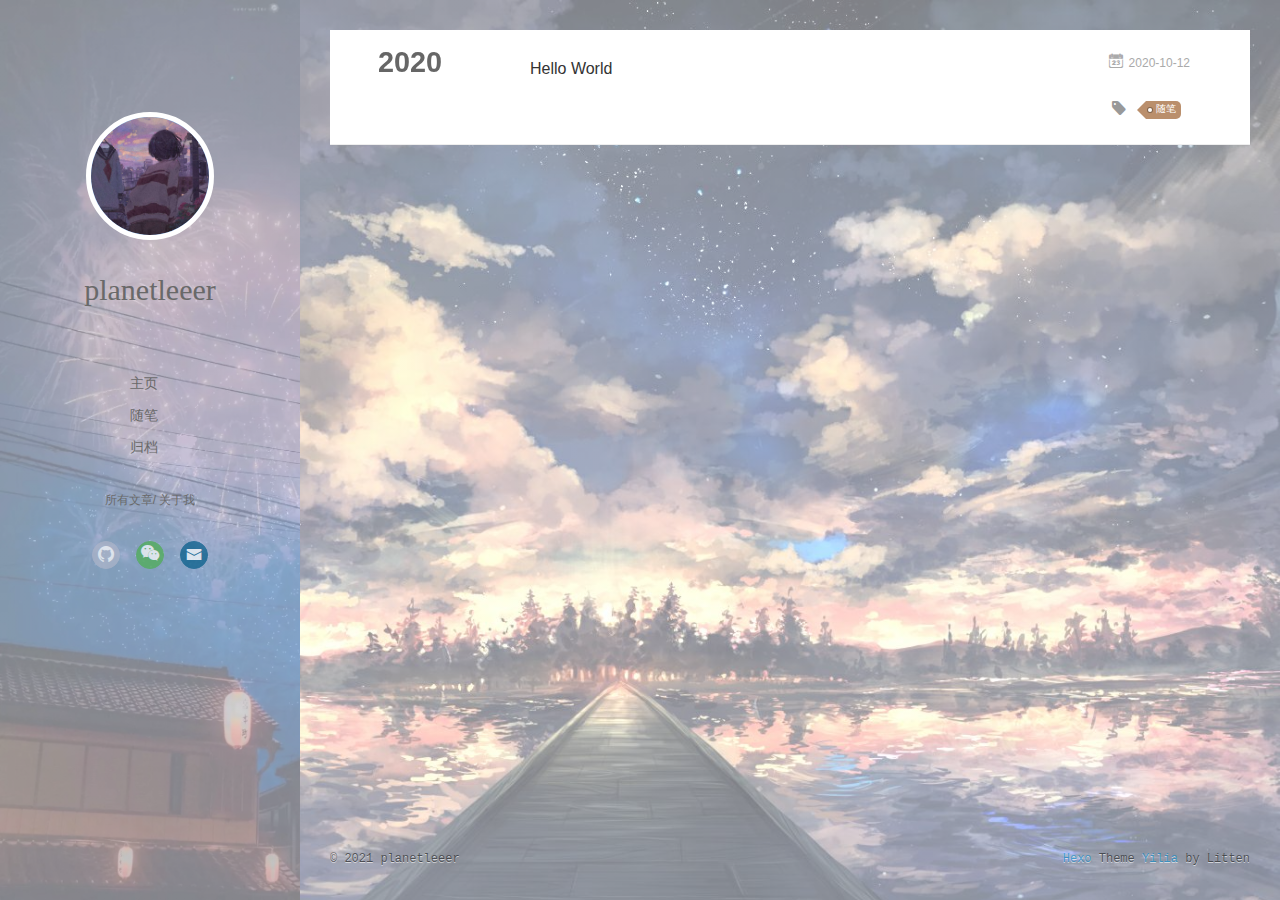
<file: archives/2020/index.html>
<!DOCTYPE html>
<html>
<head>
  <meta charset="utf-8">
  
  <meta name="renderer" content="webkit">
  <meta http-equiv="X-UA-Compatible" content="IE=edge" >
  <link rel="dns-prefetch" href="http://planetleeer.github.io">
  <title>Archives: 2020 | 小行星·李的博客</title>
  <meta name="viewport" content="width=device-width, initial-scale=1, maximum-scale=1">
  <meta property="og:type" content="website">
<meta property="og:title" content="小行星·李的博客">
<meta property="og:url" content="http://planetleeer.github.io/archives/2020/index.html">
<meta property="og:site_name" content="小行星·李的博客">
<meta property="og:locale" content="zh_CN">
<meta property="article:author" content="planetleeer">
<meta name="twitter:card" content="summary">
  
    <link rel="alternative" href="/atom.xml" title="小行星·李的博客" type="application/atom+xml">
  
  
    <link rel="icon" href="/assets/favicon.png">
  
  <link rel="stylesheet" type="text/css" href="/./main.0cf68a.css">
  <style type="text/css">
  
    #container.show {
      background: linear-gradient(200deg,#a0cfe4,#e8c37e);
    }
  </style>
  

  

<meta name="generator" content="Hexo 5.2.0"></head>

<body>
  <div id="container" q-class="show:isCtnShow">
    <canvas id="anm-canvas" class="anm-canvas"></canvas>
    <div class="left-col" q-class="show:isShow">
      
<!-- <div class="overlay" style="background: #000000"></div> -->
<div class="overlay"></div>
<div class="intrude-less">
	<header id="header" class="inner">
		<a href="/" class="profilepic">
			<img src="/assets/head.jpg" class="js-avatar">
		</a>
		<hgroup>
		  <h1 class="header-author"><a href="/">planetleeer</a></h1>
		</hgroup>
		

		<nav class="header-menu">
			<ul>
			
				<li><a href="/">主页</a></li>
	        
				<li><a href="/tags/%E9%9A%8F%E7%AC%94/">随笔</a></li>
	        
				<li><a href="/archives/index.html">归档</a></li>
	        
			</ul>
		</nav>
		<nav class="header-smart-menu">
    		
    			
    			<a q-on="click: openSlider(e, 'innerArchive')" href="javascript:void(0)">所有文章</a>
    			
            
    			
    			<a q-on="click: openSlider(e, 'aboutme')" href="javascript:void(0)">关于我</a>
    			
            
		</nav>
		<nav class="header-nav">
			<div class="social">
				
					<a class="github" target="_blank" href="https://github.com/planetleeer" title="github"><i class="icon-github"></i></a>
		        
					<a class="weixin" target="_blank" href="/assets/wechat.jpg" title="weixin"><i class="icon-weixin"></i></a>
		        
					<a class="mail" target="_blank" href="mailto:licong_my@163.com" title="mail"><i class="icon-mail"></i></a>
		        
			</div>
		<!-- 网易云音乐插件 -->
		
			<div style="position:absolute; bottom:120px left:auto; width:85%">
				<iframe frameborder="no" border="0" marginwidth="0" marginheight="0" width=200 height=86 src="//music.163.com/outchain/player?type=2&id=1476239407&auto=0&height=66"></iframe>
			</div>
		

		</nav>
	</header>		
</div>

    </div>
    <div class="mid-col" q-class="show:isShow,hide:isShow|isFalse">
      
<nav id="mobile-nav">
  	<div class="overlay js-overlay" style="background: #000000"></div>
	<div class="btnctn js-mobile-btnctn">
  		<div class="slider-trigger list" q-on="click: openSlider(e)"><i class="icon icon-sort"></i></div>
	</div>
	<div class="intrude-less">
		<header id="header" class="inner">
			<div class="profilepic">
				<img src="/assets/head.jpg" class="js-avatar">
			</div>
			<hgroup>
			  <h1 class="header-author js-header-author">planetleeer</h1>
			</hgroup>
			
			
			
				
			
				
			
				
			
			
			
			<nav class="header-nav">
				<div class="social">
					
						<a class="github" target="_blank" href="https://github.com/planetleeer" title="github"><i class="icon-github"></i></a>
			        
						<a class="weixin" target="_blank" href="/assets/wechat.jpg" title="weixin"><i class="icon-weixin"></i></a>
			        
						<a class="mail" target="_blank" href="mailto:licong_my@163.com" title="mail"><i class="icon-mail"></i></a>
			        
				</div>
			</nav>

			<nav class="header-menu js-header-menu">
				<ul style="width: 70%">
				
				
					<li style="width: 33.333333333333336%"><a href="/">主页</a></li>
		        
					<li style="width: 33.333333333333336%"><a href="/tags/%E9%9A%8F%E7%AC%94/">随笔</a></li>
		        
					<li style="width: 33.333333333333336%"><a href="/archives/index.html">归档</a></li>
		        
				</ul>
			</nav>
		</header>				
	</div>
	<div class="mobile-mask" style="display:none" q-show="isShow"></div>
</nav>

      <div id="wrapper" class="body-wrap">
        <div class="menu-l">
          <div class="canvas-wrap">
            <canvas data-colors="#eaeaea" data-sectionHeight="100" data-contentId="js-content" id="myCanvas1" class="anm-canvas"></canvas>
          </div>
          <div id="js-content" class="content-ll">
            
  
  
    
    
      
      
      <section class="archives-wrap">
        <div class="archive-year-wrap">
          <a href="/archives/2020" class="archive-year">2020</a>
        </div>
        <div class="archives">
    
    <article class="archive-article archive-type-post">
  <div class="archive-article-inner">
    <header class="archive-article-header">
      	<div class="article-meta">
	      	<a href="/2020/10/12/hello-world/" class="archive-article-date">
  	<time datetime="2020-10-11T16:31:54.262Z" itemprop="datePublished"><i class="icon-calendar icon"></i>2020-10-12</time>
</a>
        </div>
    	 
  
    <h1 itemprop="name">
      <a class="archive-article-title" href="/2020/10/12/hello-world/">Hello World</a>
    </h1>
  

        <div class="article-info info-on-right">
          
	<div class="article-tag tagcloud">
		<i class="icon-price-tags icon"></i>
		<ul class="article-tag-list">
			 
        		<li class="article-tag-list-item">
        			<a href="javascript:void(0)" class="js-tag article-tag-list-link color3">随笔</a>
        		</li>
      		
		</ul>
	</div>

          

        </div>
        <div class="clearfix"></div>
    </header>
  </div>
</article>
  
  
    </div></section>
  

    


          </div>
        </div>
      </div>
      <footer id="footer">
  <div class="outer">
    <div id="footer-info">
    	<div class="footer-left">
    		&copy; 2021 planetleeer
    	</div>
      	<div class="footer-right">
      		<a href="http://hexo.io/" target="_blank">Hexo</a>  Theme <a href="https://github.com/litten/hexo-theme-yilia" target="_blank">Yilia</a> by Litten
      	</div>
    </div>
  </div>
</footer>

<!--页面点击小红心-->
<script type="text/javascript" src="/love.js"></script>
    </div>
    <script>
	var yiliaConfig = {
		mathjax: false,
		isHome: false,
		isPost: false,
		isArchive: true,
		isTag: false,
		isCategory: false,
		open_in_new: false,
		toc_hide_index: true,
		root: "/",
		innerArchive: true,
		showTags: false
	}
</script>

<script>!function(t){function n(e){if(r[e])return r[e].exports;var i=r[e]={exports:{},id:e,loaded:!1};return t[e].call(i.exports,i,i.exports,n),i.loaded=!0,i.exports}var r={};n.m=t,n.c=r,n.p="./",n(0)}([function(t,n,r){r(195),t.exports=r(191)},function(t,n,r){var e=r(3),i=r(52),o=r(27),u=r(28),c=r(53),f="prototype",a=function(t,n,r){var s,l,h,v,p=t&a.F,d=t&a.G,y=t&a.S,g=t&a.P,b=t&a.B,m=d?e:y?e[n]||(e[n]={}):(e[n]||{})[f],x=d?i:i[n]||(i[n]={}),w=x[f]||(x[f]={});d&&(r=n);for(s in r)l=!p&&m&&void 0!==m[s],h=(l?m:r)[s],v=b&&l?c(h,e):g&&"function"==typeof h?c(Function.call,h):h,m&&u(m,s,h,t&a.U),x[s]!=h&&o(x,s,v),g&&w[s]!=h&&(w[s]=h)};e.core=i,a.F=1,a.G=2,a.S=4,a.P=8,a.B=16,a.W=32,a.U=64,a.R=128,t.exports=a},function(t,n,r){var e=r(6);t.exports=function(t){if(!e(t))throw TypeError(t+" is not an object!");return t}},function(t,n){var r=t.exports="undefined"!=typeof window&&window.Math==Math?window:"undefined"!=typeof self&&self.Math==Math?self:Function("return this")();"number"==typeof __g&&(__g=r)},function(t,n){t.exports=function(t){try{return!!t()}catch(t){return!0}}},function(t,n){var r=t.exports="undefined"!=typeof window&&window.Math==Math?window:"undefined"!=typeof self&&self.Math==Math?self:Function("return this")();"number"==typeof __g&&(__g=r)},function(t,n){t.exports=function(t){return"object"==typeof t?null!==t:"function"==typeof t}},function(t,n,r){var e=r(126)("wks"),i=r(76),o=r(3).Symbol,u="function"==typeof o;(t.exports=function(t){return e[t]||(e[t]=u&&o[t]||(u?o:i)("Symbol."+t))}).store=e},function(t,n){var r={}.hasOwnProperty;t.exports=function(t,n){return r.call(t,n)}},function(t,n,r){var e=r(94),i=r(33);t.exports=function(t){return e(i(t))}},function(t,n,r){t.exports=!r(4)(function(){return 7!=Object.defineProperty({},"a",{get:function(){return 7}}).a})},function(t,n,r){var e=r(2),i=r(167),o=r(50),u=Object.defineProperty;n.f=r(10)?Object.defineProperty:function(t,n,r){if(e(t),n=o(n,!0),e(r),i)try{return u(t,n,r)}catch(t){}if("get"in r||"set"in r)throw TypeError("Accessors not supported!");return"value"in r&&(t[n]=r.value),t}},function(t,n,r){t.exports=!r(18)(function(){return 7!=Object.defineProperty({},"a",{get:function(){return 7}}).a})},function(t,n,r){var e=r(14),i=r(22);t.exports=r(12)?function(t,n,r){return e.f(t,n,i(1,r))}:function(t,n,r){return t[n]=r,t}},function(t,n,r){var e=r(20),i=r(58),o=r(42),u=Object.defineProperty;n.f=r(12)?Object.defineProperty:function(t,n,r){if(e(t),n=o(n,!0),e(r),i)try{return u(t,n,r)}catch(t){}if("get"in r||"set"in r)throw TypeError("Accessors not supported!");return"value"in r&&(t[n]=r.value),t}},function(t,n,r){var e=r(40)("wks"),i=r(23),o=r(5).Symbol,u="function"==typeof o;(t.exports=function(t){return e[t]||(e[t]=u&&o[t]||(u?o:i)("Symbol."+t))}).store=e},function(t,n,r){var e=r(67),i=Math.min;t.exports=function(t){return t>0?i(e(t),9007199254740991):0}},function(t,n,r){var e=r(46);t.exports=function(t){return Object(e(t))}},function(t,n){t.exports=function(t){try{return!!t()}catch(t){return!0}}},function(t,n,r){var e=r(63),i=r(34);t.exports=Object.keys||function(t){return e(t,i)}},function(t,n,r){var e=r(21);t.exports=function(t){if(!e(t))throw TypeError(t+" is not an object!");return t}},function(t,n){t.exports=function(t){return"object"==typeof t?null!==t:"function"==typeof t}},function(t,n){t.exports=function(t,n){return{enumerable:!(1&t),configurable:!(2&t),writable:!(4&t),value:n}}},function(t,n){var r=0,e=Math.random();t.exports=function(t){return"Symbol(".concat(void 0===t?"":t,")_",(++r+e).toString(36))}},function(t,n){var r={}.hasOwnProperty;t.exports=function(t,n){return r.call(t,n)}},function(t,n){var r=t.exports={version:"2.4.0"};"number"==typeof __e&&(__e=r)},function(t,n){t.exports=function(t){if("function"!=typeof t)throw TypeError(t+" is not a function!");return t}},function(t,n,r){var e=r(11),i=r(66);t.exports=r(10)?function(t,n,r){return e.f(t,n,i(1,r))}:function(t,n,r){return t[n]=r,t}},function(t,n,r){var e=r(3),i=r(27),o=r(24),u=r(76)("src"),c="toString",f=Function[c],a=(""+f).split(c);r(52).inspectSource=function(t){return f.call(t)},(t.exports=function(t,n,r,c){var f="function"==typeof r;f&&(o(r,"name")||i(r,"name",n)),t[n]!==r&&(f&&(o(r,u)||i(r,u,t[n]?""+t[n]:a.join(String(n)))),t===e?t[n]=r:c?t[n]?t[n]=r:i(t,n,r):(delete t[n],i(t,n,r)))})(Function.prototype,c,function(){return"function"==typeof this&&this[u]||f.call(this)})},function(t,n,r){var e=r(1),i=r(4),o=r(46),u=function(t,n,r,e){var i=String(o(t)),u="<"+n;return""!==r&&(u+=" "+r+'="'+String(e).replace(/"/g,"&quot;")+'"'),u+">"+i+"</"+n+">"};t.exports=function(t,n){var r={};r[t]=n(u),e(e.P+e.F*i(function(){var n=""[t]('"');return n!==n.toLowerCase()||n.split('"').length>3}),"String",r)}},function(t,n,r){var e=r(115),i=r(46);t.exports=function(t){return e(i(t))}},function(t,n,r){var e=r(116),i=r(66),o=r(30),u=r(50),c=r(24),f=r(167),a=Object.getOwnPropertyDescriptor;n.f=r(10)?a:function(t,n){if(t=o(t),n=u(n,!0),f)try{return a(t,n)}catch(t){}if(c(t,n))return i(!e.f.call(t,n),t[n])}},function(t,n,r){var e=r(24),i=r(17),o=r(145)("IE_PROTO"),u=Object.prototype;t.exports=Object.getPrototypeOf||function(t){return t=i(t),e(t,o)?t[o]:"function"==typeof t.constructor&&t instanceof t.constructor?t.constructor.prototype:t instanceof Object?u:null}},function(t,n){t.exports=function(t){if(void 0==t)throw TypeError("Can't call method on  "+t);return t}},function(t,n){t.exports="constructor,hasOwnProperty,isPrototypeOf,propertyIsEnumerable,toLocaleString,toString,valueOf".split(",")},function(t,n){t.exports={}},function(t,n){t.exports=!0},function(t,n){n.f={}.propertyIsEnumerable},function(t,n,r){var e=r(14).f,i=r(8),o=r(15)("toStringTag");t.exports=function(t,n,r){t&&!i(t=r?t:t.prototype,o)&&e(t,o,{configurable:!0,value:n})}},function(t,n,r){var e=r(40)("keys"),i=r(23);t.exports=function(t){return e[t]||(e[t]=i(t))}},function(t,n,r){var e=r(5),i="__core-js_shared__",o=e[i]||(e[i]={});t.exports=function(t){return o[t]||(o[t]={})}},function(t,n){var r=Math.ceil,e=Math.floor;t.exports=function(t){return isNaN(t=+t)?0:(t>0?e:r)(t)}},function(t,n,r){var e=r(21);t.exports=function(t,n){if(!e(t))return t;var r,i;if(n&&"function"==typeof(r=t.toString)&&!e(i=r.call(t)))return i;if("function"==typeof(r=t.valueOf)&&!e(i=r.call(t)))return i;if(!n&&"function"==typeof(r=t.toString)&&!e(i=r.call(t)))return i;throw TypeError("Can't convert object to primitive value")}},function(t,n,r){var e=r(5),i=r(25),o=r(36),u=r(44),c=r(14).f;t.exports=function(t){var n=i.Symbol||(i.Symbol=o?{}:e.Symbol||{});"_"==t.charAt(0)||t in n||c(n,t,{value:u.f(t)})}},function(t,n,r){n.f=r(15)},function(t,n){var r={}.toString;t.exports=function(t){return r.call(t).slice(8,-1)}},function(t,n){t.exports=function(t){if(void 0==t)throw TypeError("Can't call method on  "+t);return t}},function(t,n,r){var e=r(4);t.exports=function(t,n){return!!t&&e(function(){n?t.call(null,function(){},1):t.call(null)})}},function(t,n,r){var e=r(53),i=r(115),o=r(17),u=r(16),c=r(203);t.exports=function(t,n){var r=1==t,f=2==t,a=3==t,s=4==t,l=6==t,h=5==t||l,v=n||c;return function(n,c,p){for(var d,y,g=o(n),b=i(g),m=e(c,p,3),x=u(b.length),w=0,S=r?v(n,x):f?v(n,0):void 0;x>w;w++)if((h||w in b)&&(d=b[w],y=m(d,w,g),t))if(r)S[w]=y;else if(y)switch(t){case 3:return!0;case 5:return d;case 6:return w;case 2:S.push(d)}else if(s)return!1;return l?-1:a||s?s:S}}},function(t,n,r){var e=r(1),i=r(52),o=r(4);t.exports=function(t,n){var r=(i.Object||{})[t]||Object[t],u={};u[t]=n(r),e(e.S+e.F*o(function(){r(1)}),"Object",u)}},function(t,n,r){var e=r(6);t.exports=function(t,n){if(!e(t))return t;var r,i;if(n&&"function"==typeof(r=t.toString)&&!e(i=r.call(t)))return i;if("function"==typeof(r=t.valueOf)&&!e(i=r.call(t)))return i;if(!n&&"function"==typeof(r=t.toString)&&!e(i=r.call(t)))return i;throw TypeError("Can't convert object to primitive value")}},function(t,n,r){var e=r(5),i=r(25),o=r(91),u=r(13),c="prototype",f=function(t,n,r){var a,s,l,h=t&f.F,v=t&f.G,p=t&f.S,d=t&f.P,y=t&f.B,g=t&f.W,b=v?i:i[n]||(i[n]={}),m=b[c],x=v?e:p?e[n]:(e[n]||{})[c];v&&(r=n);for(a in r)(s=!h&&x&&void 0!==x[a])&&a in b||(l=s?x[a]:r[a],b[a]=v&&"function"!=typeof x[a]?r[a]:y&&s?o(l,e):g&&x[a]==l?function(t){var n=function(n,r,e){if(this instanceof t){switch(arguments.length){case 0:return new t;case 1:return new t(n);case 2:return new t(n,r)}return new t(n,r,e)}return t.apply(this,arguments)};return n[c]=t[c],n}(l):d&&"function"==typeof l?o(Function.call,l):l,d&&((b.virtual||(b.virtual={}))[a]=l,t&f.R&&m&&!m[a]&&u(m,a,l)))};f.F=1,f.G=2,f.S=4,f.P=8,f.B=16,f.W=32,f.U=64,f.R=128,t.exports=f},function(t,n){var r=t.exports={version:"2.4.0"};"number"==typeof __e&&(__e=r)},function(t,n,r){var e=r(26);t.exports=function(t,n,r){if(e(t),void 0===n)return t;switch(r){case 1:return function(r){return t.call(n,r)};case 2:return function(r,e){return t.call(n,r,e)};case 3:return function(r,e,i){return t.call(n,r,e,i)}}return function(){return t.apply(n,arguments)}}},function(t,n,r){var e=r(183),i=r(1),o=r(126)("metadata"),u=o.store||(o.store=new(r(186))),c=function(t,n,r){var i=u.get(t);if(!i){if(!r)return;u.set(t,i=new e)}var o=i.get(n);if(!o){if(!r)return;i.set(n,o=new e)}return o},f=function(t,n,r){var e=c(n,r,!1);return void 0!==e&&e.has(t)},a=function(t,n,r){var e=c(n,r,!1);return void 0===e?void 0:e.get(t)},s=function(t,n,r,e){c(r,e,!0).set(t,n)},l=function(t,n){var r=c(t,n,!1),e=[];return r&&r.forEach(function(t,n){e.push(n)}),e},h=function(t){return void 0===t||"symbol"==typeof t?t:String(t)},v=function(t){i(i.S,"Reflect",t)};t.exports={store:u,map:c,has:f,get:a,set:s,keys:l,key:h,exp:v}},function(t,n,r){"use strict";if(r(10)){var e=r(69),i=r(3),o=r(4),u=r(1),c=r(127),f=r(152),a=r(53),s=r(68),l=r(66),h=r(27),v=r(73),p=r(67),d=r(16),y=r(75),g=r(50),b=r(24),m=r(180),x=r(114),w=r(6),S=r(17),_=r(137),O=r(70),E=r(32),P=r(71).f,j=r(154),F=r(76),M=r(7),A=r(48),N=r(117),T=r(146),I=r(155),k=r(80),L=r(123),R=r(74),C=r(130),D=r(160),U=r(11),W=r(31),G=U.f,B=W.f,V=i.RangeError,z=i.TypeError,q=i.Uint8Array,K="ArrayBuffer",J="Shared"+K,Y="BYTES_PER_ELEMENT",H="prototype",$=Array[H],X=f.ArrayBuffer,Q=f.DataView,Z=A(0),tt=A(2),nt=A(3),rt=A(4),et=A(5),it=A(6),ot=N(!0),ut=N(!1),ct=I.values,ft=I.keys,at=I.entries,st=$.lastIndexOf,lt=$.reduce,ht=$.reduceRight,vt=$.join,pt=$.sort,dt=$.slice,yt=$.toString,gt=$.toLocaleString,bt=M("iterator"),mt=M("toStringTag"),xt=F("typed_constructor"),wt=F("def_constructor"),St=c.CONSTR,_t=c.TYPED,Ot=c.VIEW,Et="Wrong length!",Pt=A(1,function(t,n){return Tt(T(t,t[wt]),n)}),jt=o(function(){return 1===new q(new Uint16Array([1]).buffer)[0]}),Ft=!!q&&!!q[H].set&&o(function(){new q(1).set({})}),Mt=function(t,n){if(void 0===t)throw z(Et);var r=+t,e=d(t);if(n&&!m(r,e))throw V(Et);return e},At=function(t,n){var r=p(t);if(r<0||r%n)throw V("Wrong offset!");return r},Nt=function(t){if(w(t)&&_t in t)return t;throw z(t+" is not a typed array!")},Tt=function(t,n){if(!(w(t)&&xt in t))throw z("It is not a typed array constructor!");return new t(n)},It=function(t,n){return kt(T(t,t[wt]),n)},kt=function(t,n){for(var r=0,e=n.length,i=Tt(t,e);e>r;)i[r]=n[r++];return i},Lt=function(t,n,r){G(t,n,{get:function(){return this._d[r]}})},Rt=function(t){var n,r,e,i,o,u,c=S(t),f=arguments.length,s=f>1?arguments[1]:void 0,l=void 0!==s,h=j(c);if(void 0!=h&&!_(h)){for(u=h.call(c),e=[],n=0;!(o=u.next()).done;n++)e.push(o.value);c=e}for(l&&f>2&&(s=a(s,arguments[2],2)),n=0,r=d(c.length),i=Tt(this,r);r>n;n++)i[n]=l?s(c[n],n):c[n];return i},Ct=function(){for(var t=0,n=arguments.length,r=Tt(this,n);n>t;)r[t]=arguments[t++];return r},Dt=!!q&&o(function(){gt.call(new q(1))}),Ut=function(){return gt.apply(Dt?dt.call(Nt(this)):Nt(this),arguments)},Wt={copyWithin:function(t,n){return D.call(Nt(this),t,n,arguments.length>2?arguments[2]:void 0)},every:function(t){return rt(Nt(this),t,arguments.length>1?arguments[1]:void 0)},fill:function(t){return C.apply(Nt(this),arguments)},filter:function(t){return It(this,tt(Nt(this),t,arguments.length>1?arguments[1]:void 0))},find:function(t){return et(Nt(this),t,arguments.length>1?arguments[1]:void 0)},findIndex:function(t){return it(Nt(this),t,arguments.length>1?arguments[1]:void 0)},forEach:function(t){Z(Nt(this),t,arguments.length>1?arguments[1]:void 0)},indexOf:function(t){return ut(Nt(this),t,arguments.length>1?arguments[1]:void 0)},includes:function(t){return ot(Nt(this),t,arguments.length>1?arguments[1]:void 0)},join:function(t){return vt.apply(Nt(this),arguments)},lastIndexOf:function(t){return st.apply(Nt(this),arguments)},map:function(t){return Pt(Nt(this),t,arguments.length>1?arguments[1]:void 0)},reduce:function(t){return lt.apply(Nt(this),arguments)},reduceRight:function(t){return ht.apply(Nt(this),arguments)},reverse:function(){for(var t,n=this,r=Nt(n).length,e=Math.floor(r/2),i=0;i<e;)t=n[i],n[i++]=n[--r],n[r]=t;return n},some:function(t){return nt(Nt(this),t,arguments.length>1?arguments[1]:void 0)},sort:function(t){return pt.call(Nt(this),t)},subarray:function(t,n){var r=Nt(this),e=r.length,i=y(t,e);return new(T(r,r[wt]))(r.buffer,r.byteOffset+i*r.BYTES_PER_ELEMENT,d((void 0===n?e:y(n,e))-i))}},Gt=function(t,n){return It(this,dt.call(Nt(this),t,n))},Bt=function(t){Nt(this);var n=At(arguments[1],1),r=this.length,e=S(t),i=d(e.length),o=0;if(i+n>r)throw V(Et);for(;o<i;)this[n+o]=e[o++]},Vt={entries:function(){return at.call(Nt(this))},keys:function(){return ft.call(Nt(this))},values:function(){return ct.call(Nt(this))}},zt=function(t,n){return w(t)&&t[_t]&&"symbol"!=typeof n&&n in t&&String(+n)==String(n)},qt=function(t,n){return zt(t,n=g(n,!0))?l(2,t[n]):B(t,n)},Kt=function(t,n,r){return!(zt(t,n=g(n,!0))&&w(r)&&b(r,"value"))||b(r,"get")||b(r,"set")||r.configurable||b(r,"writable")&&!r.writable||b(r,"enumerable")&&!r.enumerable?G(t,n,r):(t[n]=r.value,t)};St||(W.f=qt,U.f=Kt),u(u.S+u.F*!St,"Object",{getOwnPropertyDescriptor:qt,defineProperty:Kt}),o(function(){yt.call({})})&&(yt=gt=function(){return vt.call(this)});var Jt=v({},Wt);v(Jt,Vt),h(Jt,bt,Vt.values),v(Jt,{slice:Gt,set:Bt,constructor:function(){},toString:yt,toLocaleString:Ut}),Lt(Jt,"buffer","b"),Lt(Jt,"byteOffset","o"),Lt(Jt,"byteLength","l"),Lt(Jt,"length","e"),G(Jt,mt,{get:function(){return this[_t]}}),t.exports=function(t,n,r,f){f=!!f;var a=t+(f?"Clamped":"")+"Array",l="Uint8Array"!=a,v="get"+t,p="set"+t,y=i[a],g=y||{},b=y&&E(y),m=!y||!c.ABV,S={},_=y&&y[H],j=function(t,r){var e=t._d;return e.v[v](r*n+e.o,jt)},F=function(t,r,e){var i=t._d;f&&(e=(e=Math.round(e))<0?0:e>255?255:255&e),i.v[p](r*n+i.o,e,jt)},M=function(t,n){G(t,n,{get:function(){return j(this,n)},set:function(t){return F(this,n,t)},enumerable:!0})};m?(y=r(function(t,r,e,i){s(t,y,a,"_d");var o,u,c,f,l=0,v=0;if(w(r)){if(!(r instanceof X||(f=x(r))==K||f==J))return _t in r?kt(y,r):Rt.call(y,r);o=r,v=At(e,n);var p=r.byteLength;if(void 0===i){if(p%n)throw V(Et);if((u=p-v)<0)throw V(Et)}else if((u=d(i)*n)+v>p)throw V(Et);c=u/n}else c=Mt(r,!0),u=c*n,o=new X(u);for(h(t,"_d",{b:o,o:v,l:u,e:c,v:new Q(o)});l<c;)M(t,l++)}),_=y[H]=O(Jt),h(_,"constructor",y)):L(function(t){new y(null),new y(t)},!0)||(y=r(function(t,r,e,i){s(t,y,a);var o;return w(r)?r instanceof X||(o=x(r))==K||o==J?void 0!==i?new g(r,At(e,n),i):void 0!==e?new g(r,At(e,n)):new g(r):_t in r?kt(y,r):Rt.call(y,r):new g(Mt(r,l))}),Z(b!==Function.prototype?P(g).concat(P(b)):P(g),function(t){t in y||h(y,t,g[t])}),y[H]=_,e||(_.constructor=y));var A=_[bt],N=!!A&&("values"==A.name||void 0==A.name),T=Vt.values;h(y,xt,!0),h(_,_t,a),h(_,Ot,!0),h(_,wt,y),(f?new y(1)[mt]==a:mt in _)||G(_,mt,{get:function(){return a}}),S[a]=y,u(u.G+u.W+u.F*(y!=g),S),u(u.S,a,{BYTES_PER_ELEMENT:n,from:Rt,of:Ct}),Y in _||h(_,Y,n),u(u.P,a,Wt),R(a),u(u.P+u.F*Ft,a,{set:Bt}),u(u.P+u.F*!N,a,Vt),u(u.P+u.F*(_.toString!=yt),a,{toString:yt}),u(u.P+u.F*o(function(){new y(1).slice()}),a,{slice:Gt}),u(u.P+u.F*(o(function(){return[1,2].toLocaleString()!=new y([1,2]).toLocaleString()})||!o(function(){_.toLocaleString.call([1,2])})),a,{toLocaleString:Ut}),k[a]=N?A:T,e||N||h(_,bt,T)}}else t.exports=function(){}},function(t,n){var r={}.toString;t.exports=function(t){return r.call(t).slice(8,-1)}},function(t,n,r){var e=r(21),i=r(5).document,o=e(i)&&e(i.createElement);t.exports=function(t){return o?i.createElement(t):{}}},function(t,n,r){t.exports=!r(12)&&!r(18)(function(){return 7!=Object.defineProperty(r(57)("div"),"a",{get:function(){return 7}}).a})},function(t,n,r){"use strict";var e=r(36),i=r(51),o=r(64),u=r(13),c=r(8),f=r(35),a=r(96),s=r(38),l=r(103),h=r(15)("iterator"),v=!([].keys&&"next"in[].keys()),p="keys",d="values",y=function(){return this};t.exports=function(t,n,r,g,b,m,x){a(r,n,g);var w,S,_,O=function(t){if(!v&&t in F)return F[t];switch(t){case p:case d:return function(){return new r(this,t)}}return function(){return new r(this,t)}},E=n+" Iterator",P=b==d,j=!1,F=t.prototype,M=F[h]||F["@@iterator"]||b&&F[b],A=M||O(b),N=b?P?O("entries"):A:void 0,T="Array"==n?F.entries||M:M;if(T&&(_=l(T.call(new t)))!==Object.prototype&&(s(_,E,!0),e||c(_,h)||u(_,h,y)),P&&M&&M.name!==d&&(j=!0,A=function(){return M.call(this)}),e&&!x||!v&&!j&&F[h]||u(F,h,A),f[n]=A,f[E]=y,b)if(w={values:P?A:O(d),keys:m?A:O(p),entries:N},x)for(S in w)S in F||o(F,S,w[S]);else i(i.P+i.F*(v||j),n,w);return w}},function(t,n,r){var e=r(20),i=r(100),o=r(34),u=r(39)("IE_PROTO"),c=function(){},f="prototype",a=function(){var t,n=r(57)("iframe"),e=o.length;for(n.style.display="none",r(93).appendChild(n),n.src="javascript:",t=n.contentWindow.document,t.open(),t.write("<script>document.F=Object<\/script>"),t.close(),a=t.F;e--;)delete a[f][o[e]];return a()};t.exports=Object.create||function(t,n){var r;return null!==t?(c[f]=e(t),r=new c,c[f]=null,r[u]=t):r=a(),void 0===n?r:i(r,n)}},function(t,n,r){var e=r(63),i=r(34).concat("length","prototype");n.f=Object.getOwnPropertyNames||function(t){return e(t,i)}},function(t,n){n.f=Object.getOwnPropertySymbols},function(t,n,r){var e=r(8),i=r(9),o=r(90)(!1),u=r(39)("IE_PROTO");t.exports=function(t,n){var r,c=i(t),f=0,a=[];for(r in c)r!=u&&e(c,r)&&a.push(r);for(;n.length>f;)e(c,r=n[f++])&&(~o(a,r)||a.push(r));return a}},function(t,n,r){t.exports=r(13)},function(t,n,r){var e=r(76)("meta"),i=r(6),o=r(24),u=r(11).f,c=0,f=Object.isExtensible||function(){return!0},a=!r(4)(function(){return f(Object.preventExtensions({}))}),s=function(t){u(t,e,{value:{i:"O"+ ++c,w:{}}})},l=function(t,n){if(!i(t))return"symbol"==typeof t?t:("string"==typeof t?"S":"P")+t;if(!o(t,e)){if(!f(t))return"F";if(!n)return"E";s(t)}return t[e].i},h=function(t,n){if(!o(t,e)){if(!f(t))return!0;if(!n)return!1;s(t)}return t[e].w},v=function(t){return a&&p.NEED&&f(t)&&!o(t,e)&&s(t),t},p=t.exports={KEY:e,NEED:!1,fastKey:l,getWeak:h,onFreeze:v}},function(t,n){t.exports=function(t,n){return{enumerable:!(1&t),configurable:!(2&t),writable:!(4&t),value:n}}},function(t,n){var r=Math.ceil,e=Math.floor;t.exports=function(t){return isNaN(t=+t)?0:(t>0?e:r)(t)}},function(t,n){t.exports=function(t,n,r,e){if(!(t instanceof n)||void 0!==e&&e in t)throw TypeError(r+": incorrect invocation!");return t}},function(t,n){t.exports=!1},function(t,n,r){var e=r(2),i=r(173),o=r(133),u=r(145)("IE_PROTO"),c=function(){},f="prototype",a=function(){var t,n=r(132)("iframe"),e=o.length;for(n.style.display="none",r(135).appendChild(n),n.src="javascript:",t=n.contentWindow.document,t.open(),t.write("<script>document.F=Object<\/script>"),t.close(),a=t.F;e--;)delete a[f][o[e]];return a()};t.exports=Object.create||function(t,n){var r;return null!==t?(c[f]=e(t),r=new c,c[f]=null,r[u]=t):r=a(),void 0===n?r:i(r,n)}},function(t,n,r){var e=r(175),i=r(133).concat("length","prototype");n.f=Object.getOwnPropertyNames||function(t){return e(t,i)}},function(t,n,r){var e=r(175),i=r(133);t.exports=Object.keys||function(t){return e(t,i)}},function(t,n,r){var e=r(28);t.exports=function(t,n,r){for(var i in n)e(t,i,n[i],r);return t}},function(t,n,r){"use strict";var e=r(3),i=r(11),o=r(10),u=r(7)("species");t.exports=function(t){var n=e[t];o&&n&&!n[u]&&i.f(n,u,{configurable:!0,get:function(){return this}})}},function(t,n,r){var e=r(67),i=Math.max,o=Math.min;t.exports=function(t,n){return t=e(t),t<0?i(t+n,0):o(t,n)}},function(t,n){var r=0,e=Math.random();t.exports=function(t){return"Symbol(".concat(void 0===t?"":t,")_",(++r+e).toString(36))}},function(t,n,r){var e=r(33);t.exports=function(t){return Object(e(t))}},function(t,n,r){var e=r(7)("unscopables"),i=Array.prototype;void 0==i[e]&&r(27)(i,e,{}),t.exports=function(t){i[e][t]=!0}},function(t,n,r){var e=r(53),i=r(169),o=r(137),u=r(2),c=r(16),f=r(154),a={},s={},n=t.exports=function(t,n,r,l,h){var v,p,d,y,g=h?function(){return t}:f(t),b=e(r,l,n?2:1),m=0;if("function"!=typeof g)throw TypeError(t+" is not iterable!");if(o(g)){for(v=c(t.length);v>m;m++)if((y=n?b(u(p=t[m])[0],p[1]):b(t[m]))===a||y===s)return y}else for(d=g.call(t);!(p=d.next()).done;)if((y=i(d,b,p.value,n))===a||y===s)return y};n.BREAK=a,n.RETURN=s},function(t,n){t.exports={}},function(t,n,r){var e=r(11).f,i=r(24),o=r(7)("toStringTag");t.exports=function(t,n,r){t&&!i(t=r?t:t.prototype,o)&&e(t,o,{configurable:!0,value:n})}},function(t,n,r){var e=r(1),i=r(46),o=r(4),u=r(150),c="["+u+"]",f="​",a=RegExp("^"+c+c+"*"),s=RegExp(c+c+"*$"),l=function(t,n,r){var i={},c=o(function(){return!!u[t]()||f[t]()!=f}),a=i[t]=c?n(h):u[t];r&&(i[r]=a),e(e.P+e.F*c,"String",i)},h=l.trim=function(t,n){return t=String(i(t)),1&n&&(t=t.replace(a,"")),2&n&&(t=t.replace(s,"")),t};t.exports=l},function(t,n,r){t.exports={default:r(86),__esModule:!0}},function(t,n,r){t.exports={default:r(87),__esModule:!0}},function(t,n,r){"use strict";function e(t){return t&&t.__esModule?t:{default:t}}n.__esModule=!0;var i=r(84),o=e(i),u=r(83),c=e(u),f="function"==typeof c.default&&"symbol"==typeof o.default?function(t){return typeof t}:function(t){return t&&"function"==typeof c.default&&t.constructor===c.default&&t!==c.default.prototype?"symbol":typeof t};n.default="function"==typeof c.default&&"symbol"===f(o.default)?function(t){return void 0===t?"undefined":f(t)}:function(t){return t&&"function"==typeof c.default&&t.constructor===c.default&&t!==c.default.prototype?"symbol":void 0===t?"undefined":f(t)}},function(t,n,r){r(110),r(108),r(111),r(112),t.exports=r(25).Symbol},function(t,n,r){r(109),r(113),t.exports=r(44).f("iterator")},function(t,n){t.exports=function(t){if("function"!=typeof t)throw TypeError(t+" is not a function!");return t}},function(t,n){t.exports=function(){}},function(t,n,r){var e=r(9),i=r(106),o=r(105);t.exports=function(t){return function(n,r,u){var c,f=e(n),a=i(f.length),s=o(u,a);if(t&&r!=r){for(;a>s;)if((c=f[s++])!=c)return!0}else for(;a>s;s++)if((t||s in f)&&f[s]===r)return t||s||0;return!t&&-1}}},function(t,n,r){var e=r(88);t.exports=function(t,n,r){if(e(t),void 0===n)return t;switch(r){case 1:return function(r){return t.call(n,r)};case 2:return function(r,e){return t.call(n,r,e)};case 3:return function(r,e,i){return t.call(n,r,e,i)}}return function(){return t.apply(n,arguments)}}},function(t,n,r){var e=r(19),i=r(62),o=r(37);t.exports=function(t){var n=e(t),r=i.f;if(r)for(var u,c=r(t),f=o.f,a=0;c.length>a;)f.call(t,u=c[a++])&&n.push(u);return n}},function(t,n,r){t.exports=r(5).document&&document.documentElement},function(t,n,r){var e=r(56);t.exports=Object("z").propertyIsEnumerable(0)?Object:function(t){return"String"==e(t)?t.split(""):Object(t)}},function(t,n,r){var e=r(56);t.exports=Array.isArray||function(t){return"Array"==e(t)}},function(t,n,r){"use strict";var e=r(60),i=r(22),o=r(38),u={};r(13)(u,r(15)("iterator"),function(){return this}),t.exports=function(t,n,r){t.prototype=e(u,{next:i(1,r)}),o(t,n+" Iterator")}},function(t,n){t.exports=function(t,n){return{value:n,done:!!t}}},function(t,n,r){var e=r(19),i=r(9);t.exports=function(t,n){for(var r,o=i(t),u=e(o),c=u.length,f=0;c>f;)if(o[r=u[f++]]===n)return r}},function(t,n,r){var e=r(23)("meta"),i=r(21),o=r(8),u=r(14).f,c=0,f=Object.isExtensible||function(){return!0},a=!r(18)(function(){return f(Object.preventExtensions({}))}),s=function(t){u(t,e,{value:{i:"O"+ ++c,w:{}}})},l=function(t,n){if(!i(t))return"symbol"==typeof t?t:("string"==typeof t?"S":"P")+t;if(!o(t,e)){if(!f(t))return"F";if(!n)return"E";s(t)}return t[e].i},h=function(t,n){if(!o(t,e)){if(!f(t))return!0;if(!n)return!1;s(t)}return t[e].w},v=function(t){return a&&p.NEED&&f(t)&&!o(t,e)&&s(t),t},p=t.exports={KEY:e,NEED:!1,fastKey:l,getWeak:h,onFreeze:v}},function(t,n,r){var e=r(14),i=r(20),o=r(19);t.exports=r(12)?Object.defineProperties:function(t,n){i(t);for(var r,u=o(n),c=u.length,f=0;c>f;)e.f(t,r=u[f++],n[r]);return t}},function(t,n,r){var e=r(37),i=r(22),o=r(9),u=r(42),c=r(8),f=r(58),a=Object.getOwnPropertyDescriptor;n.f=r(12)?a:function(t,n){if(t=o(t),n=u(n,!0),f)try{return a(t,n)}catch(t){}if(c(t,n))return i(!e.f.call(t,n),t[n])}},function(t,n,r){var e=r(9),i=r(61).f,o={}.toString,u="object"==typeof window&&window&&Object.getOwnPropertyNames?Object.getOwnPropertyNames(window):[],c=function(t){try{return i(t)}catch(t){return u.slice()}};t.exports.f=function(t){return u&&"[object Window]"==o.call(t)?c(t):i(e(t))}},function(t,n,r){var e=r(8),i=r(77),o=r(39)("IE_PROTO"),u=Object.prototype;t.exports=Object.getPrototypeOf||function(t){return t=i(t),e(t,o)?t[o]:"function"==typeof t.constructor&&t instanceof t.constructor?t.constructor.prototype:t instanceof Object?u:null}},function(t,n,r){var e=r(41),i=r(33);t.exports=function(t){return function(n,r){var o,u,c=String(i(n)),f=e(r),a=c.length;return f<0||f>=a?t?"":void 0:(o=c.charCodeAt(f),o<55296||o>56319||f+1===a||(u=c.charCodeAt(f+1))<56320||u>57343?t?c.charAt(f):o:t?c.slice(f,f+2):u-56320+(o-55296<<10)+65536)}}},function(t,n,r){var e=r(41),i=Math.max,o=Math.min;t.exports=function(t,n){return t=e(t),t<0?i(t+n,0):o(t,n)}},function(t,n,r){var e=r(41),i=Math.min;t.exports=function(t){return t>0?i(e(t),9007199254740991):0}},function(t,n,r){"use strict";var e=r(89),i=r(97),o=r(35),u=r(9);t.exports=r(59)(Array,"Array",function(t,n){this._t=u(t),this._i=0,this._k=n},function(){var t=this._t,n=this._k,r=this._i++;return!t||r>=t.length?(this._t=void 0,i(1)):"keys"==n?i(0,r):"values"==n?i(0,t[r]):i(0,[r,t[r]])},"values"),o.Arguments=o.Array,e("keys"),e("values"),e("entries")},function(t,n){},function(t,n,r){"use strict";var e=r(104)(!0);r(59)(String,"String",function(t){this._t=String(t),this._i=0},function(){var t,n=this._t,r=this._i;return r>=n.length?{value:void 0,done:!0}:(t=e(n,r),this._i+=t.length,{value:t,done:!1})})},function(t,n,r){"use strict";var e=r(5),i=r(8),o=r(12),u=r(51),c=r(64),f=r(99).KEY,a=r(18),s=r(40),l=r(38),h=r(23),v=r(15),p=r(44),d=r(43),y=r(98),g=r(92),b=r(95),m=r(20),x=r(9),w=r(42),S=r(22),_=r(60),O=r(102),E=r(101),P=r(14),j=r(19),F=E.f,M=P.f,A=O.f,N=e.Symbol,T=e.JSON,I=T&&T.stringify,k="prototype",L=v("_hidden"),R=v("toPrimitive"),C={}.propertyIsEnumerable,D=s("symbol-registry"),U=s("symbols"),W=s("op-symbols"),G=Object[k],B="function"==typeof N,V=e.QObject,z=!V||!V[k]||!V[k].findChild,q=o&&a(function(){return 7!=_(M({},"a",{get:function(){return M(this,"a",{value:7}).a}})).a})?function(t,n,r){var e=F(G,n);e&&delete G[n],M(t,n,r),e&&t!==G&&M(G,n,e)}:M,K=function(t){var n=U[t]=_(N[k]);return n._k=t,n},J=B&&"symbol"==typeof N.iterator?function(t){return"symbol"==typeof t}:function(t){return t instanceof N},Y=function(t,n,r){return t===G&&Y(W,n,r),m(t),n=w(n,!0),m(r),i(U,n)?(r.enumerable?(i(t,L)&&t[L][n]&&(t[L][n]=!1),r=_(r,{enumerable:S(0,!1)})):(i(t,L)||M(t,L,S(1,{})),t[L][n]=!0),q(t,n,r)):M(t,n,r)},H=function(t,n){m(t);for(var r,e=g(n=x(n)),i=0,o=e.length;o>i;)Y(t,r=e[i++],n[r]);return t},$=function(t,n){return void 0===n?_(t):H(_(t),n)},X=function(t){var n=C.call(this,t=w(t,!0));return!(this===G&&i(U,t)&&!i(W,t))&&(!(n||!i(this,t)||!i(U,t)||i(this,L)&&this[L][t])||n)},Q=function(t,n){if(t=x(t),n=w(n,!0),t!==G||!i(U,n)||i(W,n)){var r=F(t,n);return!r||!i(U,n)||i(t,L)&&t[L][n]||(r.enumerable=!0),r}},Z=function(t){for(var n,r=A(x(t)),e=[],o=0;r.length>o;)i(U,n=r[o++])||n==L||n==f||e.push(n);return e},tt=function(t){for(var n,r=t===G,e=A(r?W:x(t)),o=[],u=0;e.length>u;)!i(U,n=e[u++])||r&&!i(G,n)||o.push(U[n]);return o};B||(N=function(){if(this instanceof N)throw TypeError("Symbol is not a constructor!");var t=h(arguments.length>0?arguments[0]:void 0),n=function(r){this===G&&n.call(W,r),i(this,L)&&i(this[L],t)&&(this[L][t]=!1),q(this,t,S(1,r))};return o&&z&&q(G,t,{configurable:!0,set:n}),K(t)},c(N[k],"toString",function(){return this._k}),E.f=Q,P.f=Y,r(61).f=O.f=Z,r(37).f=X,r(62).f=tt,o&&!r(36)&&c(G,"propertyIsEnumerable",X,!0),p.f=function(t){return K(v(t))}),u(u.G+u.W+u.F*!B,{Symbol:N});for(var nt="hasInstance,isConcatSpreadable,iterator,match,replace,search,species,split,toPrimitive,toStringTag,unscopables".split(","),rt=0;nt.length>rt;)v(nt[rt++]);for(var nt=j(v.store),rt=0;nt.length>rt;)d(nt[rt++]);u(u.S+u.F*!B,"Symbol",{for:function(t){return i(D,t+="")?D[t]:D[t]=N(t)},keyFor:function(t){if(J(t))return y(D,t);throw TypeError(t+" is not a symbol!")},useSetter:function(){z=!0},useSimple:function(){z=!1}}),u(u.S+u.F*!B,"Object",{create:$,defineProperty:Y,defineProperties:H,getOwnPropertyDescriptor:Q,getOwnPropertyNames:Z,getOwnPropertySymbols:tt}),T&&u(u.S+u.F*(!B||a(function(){var t=N();return"[null]"!=I([t])||"{}"!=I({a:t})||"{}"!=I(Object(t))})),"JSON",{stringify:function(t){if(void 0!==t&&!J(t)){for(var n,r,e=[t],i=1;arguments.length>i;)e.push(arguments[i++]);return n=e[1],"function"==typeof n&&(r=n),!r&&b(n)||(n=function(t,n){if(r&&(n=r.call(this,t,n)),!J(n))return n}),e[1]=n,I.apply(T,e)}}}),N[k][R]||r(13)(N[k],R,N[k].valueOf),l(N,"Symbol"),l(Math,"Math",!0),l(e.JSON,"JSON",!0)},function(t,n,r){r(43)("asyncIterator")},function(t,n,r){r(43)("observable")},function(t,n,r){r(107);for(var e=r(5),i=r(13),o=r(35),u=r(15)("toStringTag"),c=["NodeList","DOMTokenList","MediaList","StyleSheetList","CSSRuleList"],f=0;f<5;f++){var a=c[f],s=e[a],l=s&&s.prototype;l&&!l[u]&&i(l,u,a),o[a]=o.Array}},function(t,n,r){var e=r(45),i=r(7)("toStringTag"),o="Arguments"==e(function(){return arguments}()),u=function(t,n){try{return t[n]}catch(t){}};t.exports=function(t){var n,r,c;return void 0===t?"Undefined":null===t?"Null":"string"==typeof(r=u(n=Object(t),i))?r:o?e(n):"Object"==(c=e(n))&&"function"==typeof n.callee?"Arguments":c}},function(t,n,r){var e=r(45);t.exports=Object("z").propertyIsEnumerable(0)?Object:function(t){return"String"==e(t)?t.split(""):Object(t)}},function(t,n){n.f={}.propertyIsEnumerable},function(t,n,r){var e=r(30),i=r(16),o=r(75);t.exports=function(t){return function(n,r,u){var c,f=e(n),a=i(f.length),s=o(u,a);if(t&&r!=r){for(;a>s;)if((c=f[s++])!=c)return!0}else for(;a>s;s++)if((t||s in f)&&f[s]===r)return t||s||0;return!t&&-1}}},function(t,n,r){"use strict";var e=r(3),i=r(1),o=r(28),u=r(73),c=r(65),f=r(79),a=r(68),s=r(6),l=r(4),h=r(123),v=r(81),p=r(136);t.exports=function(t,n,r,d,y,g){var b=e[t],m=b,x=y?"set":"add",w=m&&m.prototype,S={},_=function(t){var n=w[t];o(w,t,"delete"==t?function(t){return!(g&&!s(t))&&n.call(this,0===t?0:t)}:"has"==t?function(t){return!(g&&!s(t))&&n.call(this,0===t?0:t)}:"get"==t?function(t){return g&&!s(t)?void 0:n.call(this,0===t?0:t)}:"add"==t?function(t){return n.call(this,0===t?0:t),this}:function(t,r){return n.call(this,0===t?0:t,r),this})};if("function"==typeof m&&(g||w.forEach&&!l(function(){(new m).entries().next()}))){var O=new m,E=O[x](g?{}:-0,1)!=O,P=l(function(){O.has(1)}),j=h(function(t){new m(t)}),F=!g&&l(function(){for(var t=new m,n=5;n--;)t[x](n,n);return!t.has(-0)});j||(m=n(function(n,r){a(n,m,t);var e=p(new b,n,m);return void 0!=r&&f(r,y,e[x],e),e}),m.prototype=w,w.constructor=m),(P||F)&&(_("delete"),_("has"),y&&_("get")),(F||E)&&_(x),g&&w.clear&&delete w.clear}else m=d.getConstructor(n,t,y,x),u(m.prototype,r),c.NEED=!0;return v(m,t),S[t]=m,i(i.G+i.W+i.F*(m!=b),S),g||d.setStrong(m,t,y),m}},function(t,n,r){"use strict";var e=r(27),i=r(28),o=r(4),u=r(46),c=r(7);t.exports=function(t,n,r){var f=c(t),a=r(u,f,""[t]),s=a[0],l=a[1];o(function(){var n={};return n[f]=function(){return 7},7!=""[t](n)})&&(i(String.prototype,t,s),e(RegExp.prototype,f,2==n?function(t,n){return l.call(t,this,n)}:function(t){return l.call(t,this)}))}
},function(t,n,r){"use strict";var e=r(2);t.exports=function(){var t=e(this),n="";return t.global&&(n+="g"),t.ignoreCase&&(n+="i"),t.multiline&&(n+="m"),t.unicode&&(n+="u"),t.sticky&&(n+="y"),n}},function(t,n){t.exports=function(t,n,r){var e=void 0===r;switch(n.length){case 0:return e?t():t.call(r);case 1:return e?t(n[0]):t.call(r,n[0]);case 2:return e?t(n[0],n[1]):t.call(r,n[0],n[1]);case 3:return e?t(n[0],n[1],n[2]):t.call(r,n[0],n[1],n[2]);case 4:return e?t(n[0],n[1],n[2],n[3]):t.call(r,n[0],n[1],n[2],n[3])}return t.apply(r,n)}},function(t,n,r){var e=r(6),i=r(45),o=r(7)("match");t.exports=function(t){var n;return e(t)&&(void 0!==(n=t[o])?!!n:"RegExp"==i(t))}},function(t,n,r){var e=r(7)("iterator"),i=!1;try{var o=[7][e]();o.return=function(){i=!0},Array.from(o,function(){throw 2})}catch(t){}t.exports=function(t,n){if(!n&&!i)return!1;var r=!1;try{var o=[7],u=o[e]();u.next=function(){return{done:r=!0}},o[e]=function(){return u},t(o)}catch(t){}return r}},function(t,n,r){t.exports=r(69)||!r(4)(function(){var t=Math.random();__defineSetter__.call(null,t,function(){}),delete r(3)[t]})},function(t,n){n.f=Object.getOwnPropertySymbols},function(t,n,r){var e=r(3),i="__core-js_shared__",o=e[i]||(e[i]={});t.exports=function(t){return o[t]||(o[t]={})}},function(t,n,r){for(var e,i=r(3),o=r(27),u=r(76),c=u("typed_array"),f=u("view"),a=!(!i.ArrayBuffer||!i.DataView),s=a,l=0,h="Int8Array,Uint8Array,Uint8ClampedArray,Int16Array,Uint16Array,Int32Array,Uint32Array,Float32Array,Float64Array".split(",");l<9;)(e=i[h[l++]])?(o(e.prototype,c,!0),o(e.prototype,f,!0)):s=!1;t.exports={ABV:a,CONSTR:s,TYPED:c,VIEW:f}},function(t,n){"use strict";var r={versions:function(){var t=window.navigator.userAgent;return{trident:t.indexOf("Trident")>-1,presto:t.indexOf("Presto")>-1,webKit:t.indexOf("AppleWebKit")>-1,gecko:t.indexOf("Gecko")>-1&&-1==t.indexOf("KHTML"),mobile:!!t.match(/AppleWebKit.*Mobile.*/),ios:!!t.match(/\(i[^;]+;( U;)? CPU.+Mac OS X/),android:t.indexOf("Android")>-1||t.indexOf("Linux")>-1,iPhone:t.indexOf("iPhone")>-1||t.indexOf("Mac")>-1,iPad:t.indexOf("iPad")>-1,webApp:-1==t.indexOf("Safari"),weixin:-1==t.indexOf("MicroMessenger")}}()};t.exports=r},function(t,n,r){"use strict";var e=r(85),i=function(t){return t&&t.__esModule?t:{default:t}}(e),o=function(){function t(t,n,e){return n||e?String.fromCharCode(n||e):r[t]||t}function n(t){return e[t]}var r={"&quot;":'"',"&lt;":"<","&gt;":">","&amp;":"&","&nbsp;":" "},e={};for(var u in r)e[r[u]]=u;return r["&apos;"]="'",e["'"]="&#39;",{encode:function(t){return t?(""+t).replace(/['<> "&]/g,n).replace(/\r?\n/g,"<br/>").replace(/\s/g,"&nbsp;"):""},decode:function(n){return n?(""+n).replace(/<br\s*\/?>/gi,"\n").replace(/&quot;|&lt;|&gt;|&amp;|&nbsp;|&apos;|&#(\d+);|&#(\d+)/g,t).replace(/\u00a0/g," "):""},encodeBase16:function(t){if(!t)return t;t+="";for(var n=[],r=0,e=t.length;e>r;r++)n.push(t.charCodeAt(r).toString(16).toUpperCase());return n.join("")},encodeBase16forJSON:function(t){if(!t)return t;t=t.replace(/[\u4E00-\u9FBF]/gi,function(t){return escape(t).replace("%u","\\u")});for(var n=[],r=0,e=t.length;e>r;r++)n.push(t.charCodeAt(r).toString(16).toUpperCase());return n.join("")},decodeBase16:function(t){if(!t)return t;t+="";for(var n=[],r=0,e=t.length;e>r;r+=2)n.push(String.fromCharCode("0x"+t.slice(r,r+2)));return n.join("")},encodeObject:function(t){if(t instanceof Array)for(var n=0,r=t.length;r>n;n++)t[n]=o.encodeObject(t[n]);else if("object"==(void 0===t?"undefined":(0,i.default)(t)))for(var e in t)t[e]=o.encodeObject(t[e]);else if("string"==typeof t)return o.encode(t);return t},loadScript:function(t){var n=document.createElement("script");document.getElementsByTagName("body")[0].appendChild(n),n.setAttribute("src",t)},addLoadEvent:function(t){var n=window.onload;"function"!=typeof window.onload?window.onload=t:window.onload=function(){n(),t()}}}}();t.exports=o},function(t,n,r){"use strict";var e=r(17),i=r(75),o=r(16);t.exports=function(t){for(var n=e(this),r=o(n.length),u=arguments.length,c=i(u>1?arguments[1]:void 0,r),f=u>2?arguments[2]:void 0,a=void 0===f?r:i(f,r);a>c;)n[c++]=t;return n}},function(t,n,r){"use strict";var e=r(11),i=r(66);t.exports=function(t,n,r){n in t?e.f(t,n,i(0,r)):t[n]=r}},function(t,n,r){var e=r(6),i=r(3).document,o=e(i)&&e(i.createElement);t.exports=function(t){return o?i.createElement(t):{}}},function(t,n){t.exports="constructor,hasOwnProperty,isPrototypeOf,propertyIsEnumerable,toLocaleString,toString,valueOf".split(",")},function(t,n,r){var e=r(7)("match");t.exports=function(t){var n=/./;try{"/./"[t](n)}catch(r){try{return n[e]=!1,!"/./"[t](n)}catch(t){}}return!0}},function(t,n,r){t.exports=r(3).document&&document.documentElement},function(t,n,r){var e=r(6),i=r(144).set;t.exports=function(t,n,r){var o,u=n.constructor;return u!==r&&"function"==typeof u&&(o=u.prototype)!==r.prototype&&e(o)&&i&&i(t,o),t}},function(t,n,r){var e=r(80),i=r(7)("iterator"),o=Array.prototype;t.exports=function(t){return void 0!==t&&(e.Array===t||o[i]===t)}},function(t,n,r){var e=r(45);t.exports=Array.isArray||function(t){return"Array"==e(t)}},function(t,n,r){"use strict";var e=r(70),i=r(66),o=r(81),u={};r(27)(u,r(7)("iterator"),function(){return this}),t.exports=function(t,n,r){t.prototype=e(u,{next:i(1,r)}),o(t,n+" Iterator")}},function(t,n,r){"use strict";var e=r(69),i=r(1),o=r(28),u=r(27),c=r(24),f=r(80),a=r(139),s=r(81),l=r(32),h=r(7)("iterator"),v=!([].keys&&"next"in[].keys()),p="keys",d="values",y=function(){return this};t.exports=function(t,n,r,g,b,m,x){a(r,n,g);var w,S,_,O=function(t){if(!v&&t in F)return F[t];switch(t){case p:case d:return function(){return new r(this,t)}}return function(){return new r(this,t)}},E=n+" Iterator",P=b==d,j=!1,F=t.prototype,M=F[h]||F["@@iterator"]||b&&F[b],A=M||O(b),N=b?P?O("entries"):A:void 0,T="Array"==n?F.entries||M:M;if(T&&(_=l(T.call(new t)))!==Object.prototype&&(s(_,E,!0),e||c(_,h)||u(_,h,y)),P&&M&&M.name!==d&&(j=!0,A=function(){return M.call(this)}),e&&!x||!v&&!j&&F[h]||u(F,h,A),f[n]=A,f[E]=y,b)if(w={values:P?A:O(d),keys:m?A:O(p),entries:N},x)for(S in w)S in F||o(F,S,w[S]);else i(i.P+i.F*(v||j),n,w);return w}},function(t,n){var r=Math.expm1;t.exports=!r||r(10)>22025.465794806718||r(10)<22025.465794806718||-2e-17!=r(-2e-17)?function(t){return 0==(t=+t)?t:t>-1e-6&&t<1e-6?t+t*t/2:Math.exp(t)-1}:r},function(t,n){t.exports=Math.sign||function(t){return 0==(t=+t)||t!=t?t:t<0?-1:1}},function(t,n,r){var e=r(3),i=r(151).set,o=e.MutationObserver||e.WebKitMutationObserver,u=e.process,c=e.Promise,f="process"==r(45)(u);t.exports=function(){var t,n,r,a=function(){var e,i;for(f&&(e=u.domain)&&e.exit();t;){i=t.fn,t=t.next;try{i()}catch(e){throw t?r():n=void 0,e}}n=void 0,e&&e.enter()};if(f)r=function(){u.nextTick(a)};else if(o){var s=!0,l=document.createTextNode("");new o(a).observe(l,{characterData:!0}),r=function(){l.data=s=!s}}else if(c&&c.resolve){var h=c.resolve();r=function(){h.then(a)}}else r=function(){i.call(e,a)};return function(e){var i={fn:e,next:void 0};n&&(n.next=i),t||(t=i,r()),n=i}}},function(t,n,r){var e=r(6),i=r(2),o=function(t,n){if(i(t),!e(n)&&null!==n)throw TypeError(n+": can't set as prototype!")};t.exports={set:Object.setPrototypeOf||("__proto__"in{}?function(t,n,e){try{e=r(53)(Function.call,r(31).f(Object.prototype,"__proto__").set,2),e(t,[]),n=!(t instanceof Array)}catch(t){n=!0}return function(t,r){return o(t,r),n?t.__proto__=r:e(t,r),t}}({},!1):void 0),check:o}},function(t,n,r){var e=r(126)("keys"),i=r(76);t.exports=function(t){return e[t]||(e[t]=i(t))}},function(t,n,r){var e=r(2),i=r(26),o=r(7)("species");t.exports=function(t,n){var r,u=e(t).constructor;return void 0===u||void 0==(r=e(u)[o])?n:i(r)}},function(t,n,r){var e=r(67),i=r(46);t.exports=function(t){return function(n,r){var o,u,c=String(i(n)),f=e(r),a=c.length;return f<0||f>=a?t?"":void 0:(o=c.charCodeAt(f),o<55296||o>56319||f+1===a||(u=c.charCodeAt(f+1))<56320||u>57343?t?c.charAt(f):o:t?c.slice(f,f+2):u-56320+(o-55296<<10)+65536)}}},function(t,n,r){var e=r(122),i=r(46);t.exports=function(t,n,r){if(e(n))throw TypeError("String#"+r+" doesn't accept regex!");return String(i(t))}},function(t,n,r){"use strict";var e=r(67),i=r(46);t.exports=function(t){var n=String(i(this)),r="",o=e(t);if(o<0||o==1/0)throw RangeError("Count can't be negative");for(;o>0;(o>>>=1)&&(n+=n))1&o&&(r+=n);return r}},function(t,n){t.exports="\t\n\v\f\r   ᠎             　\u2028\u2029\ufeff"},function(t,n,r){var e,i,o,u=r(53),c=r(121),f=r(135),a=r(132),s=r(3),l=s.process,h=s.setImmediate,v=s.clearImmediate,p=s.MessageChannel,d=0,y={},g="onreadystatechange",b=function(){var t=+this;if(y.hasOwnProperty(t)){var n=y[t];delete y[t],n()}},m=function(t){b.call(t.data)};h&&v||(h=function(t){for(var n=[],r=1;arguments.length>r;)n.push(arguments[r++]);return y[++d]=function(){c("function"==typeof t?t:Function(t),n)},e(d),d},v=function(t){delete y[t]},"process"==r(45)(l)?e=function(t){l.nextTick(u(b,t,1))}:p?(i=new p,o=i.port2,i.port1.onmessage=m,e=u(o.postMessage,o,1)):s.addEventListener&&"function"==typeof postMessage&&!s.importScripts?(e=function(t){s.postMessage(t+"","*")},s.addEventListener("message",m,!1)):e=g in a("script")?function(t){f.appendChild(a("script"))[g]=function(){f.removeChild(this),b.call(t)}}:function(t){setTimeout(u(b,t,1),0)}),t.exports={set:h,clear:v}},function(t,n,r){"use strict";var e=r(3),i=r(10),o=r(69),u=r(127),c=r(27),f=r(73),a=r(4),s=r(68),l=r(67),h=r(16),v=r(71).f,p=r(11).f,d=r(130),y=r(81),g="ArrayBuffer",b="DataView",m="prototype",x="Wrong length!",w="Wrong index!",S=e[g],_=e[b],O=e.Math,E=e.RangeError,P=e.Infinity,j=S,F=O.abs,M=O.pow,A=O.floor,N=O.log,T=O.LN2,I="buffer",k="byteLength",L="byteOffset",R=i?"_b":I,C=i?"_l":k,D=i?"_o":L,U=function(t,n,r){var e,i,o,u=Array(r),c=8*r-n-1,f=(1<<c)-1,a=f>>1,s=23===n?M(2,-24)-M(2,-77):0,l=0,h=t<0||0===t&&1/t<0?1:0;for(t=F(t),t!=t||t===P?(i=t!=t?1:0,e=f):(e=A(N(t)/T),t*(o=M(2,-e))<1&&(e--,o*=2),t+=e+a>=1?s/o:s*M(2,1-a),t*o>=2&&(e++,o/=2),e+a>=f?(i=0,e=f):e+a>=1?(i=(t*o-1)*M(2,n),e+=a):(i=t*M(2,a-1)*M(2,n),e=0));n>=8;u[l++]=255&i,i/=256,n-=8);for(e=e<<n|i,c+=n;c>0;u[l++]=255&e,e/=256,c-=8);return u[--l]|=128*h,u},W=function(t,n,r){var e,i=8*r-n-1,o=(1<<i)-1,u=o>>1,c=i-7,f=r-1,a=t[f--],s=127&a;for(a>>=7;c>0;s=256*s+t[f],f--,c-=8);for(e=s&(1<<-c)-1,s>>=-c,c+=n;c>0;e=256*e+t[f],f--,c-=8);if(0===s)s=1-u;else{if(s===o)return e?NaN:a?-P:P;e+=M(2,n),s-=u}return(a?-1:1)*e*M(2,s-n)},G=function(t){return t[3]<<24|t[2]<<16|t[1]<<8|t[0]},B=function(t){return[255&t]},V=function(t){return[255&t,t>>8&255]},z=function(t){return[255&t,t>>8&255,t>>16&255,t>>24&255]},q=function(t){return U(t,52,8)},K=function(t){return U(t,23,4)},J=function(t,n,r){p(t[m],n,{get:function(){return this[r]}})},Y=function(t,n,r,e){var i=+r,o=l(i);if(i!=o||o<0||o+n>t[C])throw E(w);var u=t[R]._b,c=o+t[D],f=u.slice(c,c+n);return e?f:f.reverse()},H=function(t,n,r,e,i,o){var u=+r,c=l(u);if(u!=c||c<0||c+n>t[C])throw E(w);for(var f=t[R]._b,a=c+t[D],s=e(+i),h=0;h<n;h++)f[a+h]=s[o?h:n-h-1]},$=function(t,n){s(t,S,g);var r=+n,e=h(r);if(r!=e)throw E(x);return e};if(u.ABV){if(!a(function(){new S})||!a(function(){new S(.5)})){S=function(t){return new j($(this,t))};for(var X,Q=S[m]=j[m],Z=v(j),tt=0;Z.length>tt;)(X=Z[tt++])in S||c(S,X,j[X]);o||(Q.constructor=S)}var nt=new _(new S(2)),rt=_[m].setInt8;nt.setInt8(0,2147483648),nt.setInt8(1,2147483649),!nt.getInt8(0)&&nt.getInt8(1)||f(_[m],{setInt8:function(t,n){rt.call(this,t,n<<24>>24)},setUint8:function(t,n){rt.call(this,t,n<<24>>24)}},!0)}else S=function(t){var n=$(this,t);this._b=d.call(Array(n),0),this[C]=n},_=function(t,n,r){s(this,_,b),s(t,S,b);var e=t[C],i=l(n);if(i<0||i>e)throw E("Wrong offset!");if(r=void 0===r?e-i:h(r),i+r>e)throw E(x);this[R]=t,this[D]=i,this[C]=r},i&&(J(S,k,"_l"),J(_,I,"_b"),J(_,k,"_l"),J(_,L,"_o")),f(_[m],{getInt8:function(t){return Y(this,1,t)[0]<<24>>24},getUint8:function(t){return Y(this,1,t)[0]},getInt16:function(t){var n=Y(this,2,t,arguments[1]);return(n[1]<<8|n[0])<<16>>16},getUint16:function(t){var n=Y(this,2,t,arguments[1]);return n[1]<<8|n[0]},getInt32:function(t){return G(Y(this,4,t,arguments[1]))},getUint32:function(t){return G(Y(this,4,t,arguments[1]))>>>0},getFloat32:function(t){return W(Y(this,4,t,arguments[1]),23,4)},getFloat64:function(t){return W(Y(this,8,t,arguments[1]),52,8)},setInt8:function(t,n){H(this,1,t,B,n)},setUint8:function(t,n){H(this,1,t,B,n)},setInt16:function(t,n){H(this,2,t,V,n,arguments[2])},setUint16:function(t,n){H(this,2,t,V,n,arguments[2])},setInt32:function(t,n){H(this,4,t,z,n,arguments[2])},setUint32:function(t,n){H(this,4,t,z,n,arguments[2])},setFloat32:function(t,n){H(this,4,t,K,n,arguments[2])},setFloat64:function(t,n){H(this,8,t,q,n,arguments[2])}});y(S,g),y(_,b),c(_[m],u.VIEW,!0),n[g]=S,n[b]=_},function(t,n,r){var e=r(3),i=r(52),o=r(69),u=r(182),c=r(11).f;t.exports=function(t){var n=i.Symbol||(i.Symbol=o?{}:e.Symbol||{});"_"==t.charAt(0)||t in n||c(n,t,{value:u.f(t)})}},function(t,n,r){var e=r(114),i=r(7)("iterator"),o=r(80);t.exports=r(52).getIteratorMethod=function(t){if(void 0!=t)return t[i]||t["@@iterator"]||o[e(t)]}},function(t,n,r){"use strict";var e=r(78),i=r(170),o=r(80),u=r(30);t.exports=r(140)(Array,"Array",function(t,n){this._t=u(t),this._i=0,this._k=n},function(){var t=this._t,n=this._k,r=this._i++;return!t||r>=t.length?(this._t=void 0,i(1)):"keys"==n?i(0,r):"values"==n?i(0,t[r]):i(0,[r,t[r]])},"values"),o.Arguments=o.Array,e("keys"),e("values"),e("entries")},function(t,n){function r(t,n){t.classList?t.classList.add(n):t.className+=" "+n}t.exports=r},function(t,n){function r(t,n){if(t.classList)t.classList.remove(n);else{var r=new RegExp("(^|\\b)"+n.split(" ").join("|")+"(\\b|$)","gi");t.className=t.className.replace(r," ")}}t.exports=r},function(t,n){function r(){throw new Error("setTimeout has not been defined")}function e(){throw new Error("clearTimeout has not been defined")}function i(t){if(s===setTimeout)return setTimeout(t,0);if((s===r||!s)&&setTimeout)return s=setTimeout,setTimeout(t,0);try{return s(t,0)}catch(n){try{return s.call(null,t,0)}catch(n){return s.call(this,t,0)}}}function o(t){if(l===clearTimeout)return clearTimeout(t);if((l===e||!l)&&clearTimeout)return l=clearTimeout,clearTimeout(t);try{return l(t)}catch(n){try{return l.call(null,t)}catch(n){return l.call(this,t)}}}function u(){d&&v&&(d=!1,v.length?p=v.concat(p):y=-1,p.length&&c())}function c(){if(!d){var t=i(u);d=!0;for(var n=p.length;n;){for(v=p,p=[];++y<n;)v&&v[y].run();y=-1,n=p.length}v=null,d=!1,o(t)}}function f(t,n){this.fun=t,this.array=n}function a(){}var s,l,h=t.exports={};!function(){try{s="function"==typeof setTimeout?setTimeout:r}catch(t){s=r}try{l="function"==typeof clearTimeout?clearTimeout:e}catch(t){l=e}}();var v,p=[],d=!1,y=-1;h.nextTick=function(t){var n=new Array(arguments.length-1);if(arguments.length>1)for(var r=1;r<arguments.length;r++)n[r-1]=arguments[r];p.push(new f(t,n)),1!==p.length||d||i(c)},f.prototype.run=function(){this.fun.apply(null,this.array)},h.title="browser",h.browser=!0,h.env={},h.argv=[],h.version="",h.versions={},h.on=a,h.addListener=a,h.once=a,h.off=a,h.removeListener=a,h.removeAllListeners=a,h.emit=a,h.prependListener=a,h.prependOnceListener=a,h.listeners=function(t){return[]},h.binding=function(t){throw new Error("process.binding is not supported")},h.cwd=function(){return"/"},h.chdir=function(t){throw new Error("process.chdir is not supported")},h.umask=function(){return 0}},function(t,n,r){var e=r(45);t.exports=function(t,n){if("number"!=typeof t&&"Number"!=e(t))throw TypeError(n);return+t}},function(t,n,r){"use strict";var e=r(17),i=r(75),o=r(16);t.exports=[].copyWithin||function(t,n){var r=e(this),u=o(r.length),c=i(t,u),f=i(n,u),a=arguments.length>2?arguments[2]:void 0,s=Math.min((void 0===a?u:i(a,u))-f,u-c),l=1;for(f<c&&c<f+s&&(l=-1,f+=s-1,c+=s-1);s-- >0;)f in r?r[c]=r[f]:delete r[c],c+=l,f+=l;return r}},function(t,n,r){var e=r(79);t.exports=function(t,n){var r=[];return e(t,!1,r.push,r,n),r}},function(t,n,r){var e=r(26),i=r(17),o=r(115),u=r(16);t.exports=function(t,n,r,c,f){e(n);var a=i(t),s=o(a),l=u(a.length),h=f?l-1:0,v=f?-1:1;if(r<2)for(;;){if(h in s){c=s[h],h+=v;break}if(h+=v,f?h<0:l<=h)throw TypeError("Reduce of empty array with no initial value")}for(;f?h>=0:l>h;h+=v)h in s&&(c=n(c,s[h],h,a));return c}},function(t,n,r){"use strict";var e=r(26),i=r(6),o=r(121),u=[].slice,c={},f=function(t,n,r){if(!(n in c)){for(var e=[],i=0;i<n;i++)e[i]="a["+i+"]";c[n]=Function("F,a","return new F("+e.join(",")+")")}return c[n](t,r)};t.exports=Function.bind||function(t){var n=e(this),r=u.call(arguments,1),c=function(){var e=r.concat(u.call(arguments));return this instanceof c?f(n,e.length,e):o(n,e,t)};return i(n.prototype)&&(c.prototype=n.prototype),c}},function(t,n,r){"use strict";var e=r(11).f,i=r(70),o=r(73),u=r(53),c=r(68),f=r(46),a=r(79),s=r(140),l=r(170),h=r(74),v=r(10),p=r(65).fastKey,d=v?"_s":"size",y=function(t,n){var r,e=p(n);if("F"!==e)return t._i[e];for(r=t._f;r;r=r.n)if(r.k==n)return r};t.exports={getConstructor:function(t,n,r,s){var l=t(function(t,e){c(t,l,n,"_i"),t._i=i(null),t._f=void 0,t._l=void 0,t[d]=0,void 0!=e&&a(e,r,t[s],t)});return o(l.prototype,{clear:function(){for(var t=this,n=t._i,r=t._f;r;r=r.n)r.r=!0,r.p&&(r.p=r.p.n=void 0),delete n[r.i];t._f=t._l=void 0,t[d]=0},delete:function(t){var n=this,r=y(n,t);if(r){var e=r.n,i=r.p;delete n._i[r.i],r.r=!0,i&&(i.n=e),e&&(e.p=i),n._f==r&&(n._f=e),n._l==r&&(n._l=i),n[d]--}return!!r},forEach:function(t){c(this,l,"forEach");for(var n,r=u(t,arguments.length>1?arguments[1]:void 0,3);n=n?n.n:this._f;)for(r(n.v,n.k,this);n&&n.r;)n=n.p},has:function(t){return!!y(this,t)}}),v&&e(l.prototype,"size",{get:function(){return f(this[d])}}),l},def:function(t,n,r){var e,i,o=y(t,n);return o?o.v=r:(t._l=o={i:i=p(n,!0),k:n,v:r,p:e=t._l,n:void 0,r:!1},t._f||(t._f=o),e&&(e.n=o),t[d]++,"F"!==i&&(t._i[i]=o)),t},getEntry:y,setStrong:function(t,n,r){s(t,n,function(t,n){this._t=t,this._k=n,this._l=void 0},function(){for(var t=this,n=t._k,r=t._l;r&&r.r;)r=r.p;return t._t&&(t._l=r=r?r.n:t._t._f)?"keys"==n?l(0,r.k):"values"==n?l(0,r.v):l(0,[r.k,r.v]):(t._t=void 0,l(1))},r?"entries":"values",!r,!0),h(n)}}},function(t,n,r){var e=r(114),i=r(161);t.exports=function(t){return function(){if(e(this)!=t)throw TypeError(t+"#toJSON isn't generic");return i(this)}}},function(t,n,r){"use strict";var e=r(73),i=r(65).getWeak,o=r(2),u=r(6),c=r(68),f=r(79),a=r(48),s=r(24),l=a(5),h=a(6),v=0,p=function(t){return t._l||(t._l=new d)},d=function(){this.a=[]},y=function(t,n){return l(t.a,function(t){return t[0]===n})};d.prototype={get:function(t){var n=y(this,t);if(n)return n[1]},has:function(t){return!!y(this,t)},set:function(t,n){var r=y(this,t);r?r[1]=n:this.a.push([t,n])},delete:function(t){var n=h(this.a,function(n){return n[0]===t});return~n&&this.a.splice(n,1),!!~n}},t.exports={getConstructor:function(t,n,r,o){var a=t(function(t,e){c(t,a,n,"_i"),t._i=v++,t._l=void 0,void 0!=e&&f(e,r,t[o],t)});return e(a.prototype,{delete:function(t){if(!u(t))return!1;var n=i(t);return!0===n?p(this).delete(t):n&&s(n,this._i)&&delete n[this._i]},has:function(t){if(!u(t))return!1;var n=i(t);return!0===n?p(this).has(t):n&&s(n,this._i)}}),a},def:function(t,n,r){var e=i(o(n),!0);return!0===e?p(t).set(n,r):e[t._i]=r,t},ufstore:p}},function(t,n,r){t.exports=!r(10)&&!r(4)(function(){return 7!=Object.defineProperty(r(132)("div"),"a",{get:function(){return 7}}).a})},function(t,n,r){var e=r(6),i=Math.floor;t.exports=function(t){return!e(t)&&isFinite(t)&&i(t)===t}},function(t,n,r){var e=r(2);t.exports=function(t,n,r,i){try{return i?n(e(r)[0],r[1]):n(r)}catch(n){var o=t.return;throw void 0!==o&&e(o.call(t)),n}}},function(t,n){t.exports=function(t,n){return{value:n,done:!!t}}},function(t,n){t.exports=Math.log1p||function(t){return(t=+t)>-1e-8&&t<1e-8?t-t*t/2:Math.log(1+t)}},function(t,n,r){"use strict";var e=r(72),i=r(125),o=r(116),u=r(17),c=r(115),f=Object.assign;t.exports=!f||r(4)(function(){var t={},n={},r=Symbol(),e="abcdefghijklmnopqrst";return t[r]=7,e.split("").forEach(function(t){n[t]=t}),7!=f({},t)[r]||Object.keys(f({},n)).join("")!=e})?function(t,n){for(var r=u(t),f=arguments.length,a=1,s=i.f,l=o.f;f>a;)for(var h,v=c(arguments[a++]),p=s?e(v).concat(s(v)):e(v),d=p.length,y=0;d>y;)l.call(v,h=p[y++])&&(r[h]=v[h]);return r}:f},function(t,n,r){var e=r(11),i=r(2),o=r(72);t.exports=r(10)?Object.defineProperties:function(t,n){i(t);for(var r,u=o(n),c=u.length,f=0;c>f;)e.f(t,r=u[f++],n[r]);return t}},function(t,n,r){var e=r(30),i=r(71).f,o={}.toString,u="object"==typeof window&&window&&Object.getOwnPropertyNames?Object.getOwnPropertyNames(window):[],c=function(t){try{return i(t)}catch(t){return u.slice()}};t.exports.f=function(t){return u&&"[object Window]"==o.call(t)?c(t):i(e(t))}},function(t,n,r){var e=r(24),i=r(30),o=r(117)(!1),u=r(145)("IE_PROTO");t.exports=function(t,n){var r,c=i(t),f=0,a=[];for(r in c)r!=u&&e(c,r)&&a.push(r);for(;n.length>f;)e(c,r=n[f++])&&(~o(a,r)||a.push(r));return a}},function(t,n,r){var e=r(72),i=r(30),o=r(116).f;t.exports=function(t){return function(n){for(var r,u=i(n),c=e(u),f=c.length,a=0,s=[];f>a;)o.call(u,r=c[a++])&&s.push(t?[r,u[r]]:u[r]);return s}}},function(t,n,r){var e=r(71),i=r(125),o=r(2),u=r(3).Reflect;t.exports=u&&u.ownKeys||function(t){var n=e.f(o(t)),r=i.f;return r?n.concat(r(t)):n}},function(t,n,r){var e=r(3).parseFloat,i=r(82).trim;t.exports=1/e(r(150)+"-0")!=-1/0?function(t){var n=i(String(t),3),r=e(n);return 0===r&&"-"==n.charAt(0)?-0:r}:e},function(t,n,r){var e=r(3).parseInt,i=r(82).trim,o=r(150),u=/^[\-+]?0[xX]/;t.exports=8!==e(o+"08")||22!==e(o+"0x16")?function(t,n){var r=i(String(t),3);return e(r,n>>>0||(u.test(r)?16:10))}:e},function(t,n){t.exports=Object.is||function(t,n){return t===n?0!==t||1/t==1/n:t!=t&&n!=n}},function(t,n,r){var e=r(16),i=r(149),o=r(46);t.exports=function(t,n,r,u){var c=String(o(t)),f=c.length,a=void 0===r?" ":String(r),s=e(n);if(s<=f||""==a)return c;var l=s-f,h=i.call(a,Math.ceil(l/a.length));return h.length>l&&(h=h.slice(0,l)),u?h+c:c+h}},function(t,n,r){n.f=r(7)},function(t,n,r){"use strict";var e=r(164);t.exports=r(118)("Map",function(t){return function(){return t(this,arguments.length>0?arguments[0]:void 0)}},{get:function(t){var n=e.getEntry(this,t);return n&&n.v},set:function(t,n){return e.def(this,0===t?0:t,n)}},e,!0)},function(t,n,r){r(10)&&"g"!=/./g.flags&&r(11).f(RegExp.prototype,"flags",{configurable:!0,get:r(120)})},function(t,n,r){"use strict";var e=r(164);t.exports=r(118)("Set",function(t){return function(){return t(this,arguments.length>0?arguments[0]:void 0)}},{add:function(t){return e.def(this,t=0===t?0:t,t)}},e)},function(t,n,r){"use strict";var e,i=r(48)(0),o=r(28),u=r(65),c=r(172),f=r(166),a=r(6),s=u.getWeak,l=Object.isExtensible,h=f.ufstore,v={},p=function(t){return function(){return t(this,arguments.length>0?arguments[0]:void 0)}},d={get:function(t){if(a(t)){var n=s(t);return!0===n?h(this).get(t):n?n[this._i]:void 0}},set:function(t,n){return f.def(this,t,n)}},y=t.exports=r(118)("WeakMap",p,d,f,!0,!0);7!=(new y).set((Object.freeze||Object)(v),7).get(v)&&(e=f.getConstructor(p),c(e.prototype,d),u.NEED=!0,i(["delete","has","get","set"],function(t){var n=y.prototype,r=n[t];o(n,t,function(n,i){if(a(n)&&!l(n)){this._f||(this._f=new e);var o=this._f[t](n,i);return"set"==t?this:o}return r.call(this,n,i)})}))},,,,function(t,n){"use strict";function r(){var t=document.querySelector("#page-nav");if(t&&!document.querySelector("#page-nav .extend.prev")&&(t.innerHTML='<a class="extend prev disabled" rel="prev">&laquo; Prev</a>'+t.innerHTML),t&&!document.querySelector("#page-nav .extend.next")&&(t.innerHTML=t.innerHTML+'<a class="extend next disabled" rel="next">Next &raquo;</a>'),yiliaConfig&&yiliaConfig.open_in_new){document.querySelectorAll(".article-entry a:not(.article-more-a)").forEach(function(t){var n=t.getAttribute("target");n&&""!==n||t.setAttribute("target","_blank")})}if(yiliaConfig&&yiliaConfig.toc_hide_index){document.querySelectorAll(".toc-number").forEach(function(t){t.style.display="none"})}var n=document.querySelector("#js-aboutme");n&&0!==n.length&&(n.innerHTML=n.innerText)}t.exports={init:r}},function(t,n,r){"use strict";function e(t){return t&&t.__esModule?t:{default:t}}function i(t,n){var r=/\/|index.html/g;return t.replace(r,"")===n.replace(r,"")}function o(){for(var t=document.querySelectorAll(".js-header-menu li a"),n=window.location.pathname,r=0,e=t.length;r<e;r++){var o=t[r];i(n,o.getAttribute("href"))&&(0,h.default)(o,"active")}}function u(t){for(var n=t.offsetLeft,r=t.offsetParent;null!==r;)n+=r.offsetLeft,r=r.offsetParent;return n}function c(t){for(var n=t.offsetTop,r=t.offsetParent;null!==r;)n+=r.offsetTop,r=r.offsetParent;return n}function f(t,n,r,e,i){var o=u(t),f=c(t)-n;if(f-r<=i){var a=t.$newDom;a||(a=t.cloneNode(!0),(0,d.default)(t,a),t.$newDom=a,a.style.position="fixed",a.style.top=(r||f)+"px",a.style.left=o+"px",a.style.zIndex=e||2,a.style.width="100%",a.style.color="#fff"),a.style.visibility="visible",t.style.visibility="hidden"}else{t.style.visibility="visible";var s=t.$newDom;s&&(s.style.visibility="hidden")}}function a(){var t=document.querySelector(".js-overlay"),n=document.querySelector(".js-header-menu");f(t,document.body.scrollTop,-63,2,0),f(n,document.body.scrollTop,1,3,0)}function s(){document.querySelector("#container").addEventListener("scroll",function(t){a()}),window.addEventListener("scroll",function(t){a()}),a()}var l=r(156),h=e(l),v=r(157),p=(e(v),r(382)),d=e(p),y=r(128),g=e(y),b=r(190),m=e(b),x=r(129);(function(){g.default.versions.mobile&&window.screen.width<800&&(o(),s())})(),(0,x.addLoadEvent)(function(){m.default.init()}),t.exports={}},,,,function(t,n,r){(function(t){"use strict";function n(t,n,r){t[n]||Object[e](t,n,{writable:!0,configurable:!0,value:r})}if(r(381),r(391),r(198),t._babelPolyfill)throw new Error("only one instance of babel-polyfill is allowed");t._babelPolyfill=!0;var e="defineProperty";n(String.prototype,"padLeft","".padStart),n(String.prototype,"padRight","".padEnd),"pop,reverse,shift,keys,values,entries,indexOf,every,some,forEach,map,filter,find,findIndex,includes,join,slice,concat,push,splice,unshift,sort,lastIndexOf,reduce,reduceRight,copyWithin,fill".split(",").forEach(function(t){[][t]&&n(Array,t,Function.call.bind([][t]))})}).call(n,function(){return this}())},,,function(t,n,r){r(210),t.exports=r(52).RegExp.escape},,,,function(t,n,r){var e=r(6),i=r(138),o=r(7)("species");t.exports=function(t){var n;return i(t)&&(n=t.constructor,"function"!=typeof n||n!==Array&&!i(n.prototype)||(n=void 0),e(n)&&null===(n=n[o])&&(n=void 0)),void 0===n?Array:n}},function(t,n,r){var e=r(202);t.exports=function(t,n){return new(e(t))(n)}},function(t,n,r){"use strict";var e=r(2),i=r(50),o="number";t.exports=function(t){if("string"!==t&&t!==o&&"default"!==t)throw TypeError("Incorrect hint");return i(e(this),t!=o)}},function(t,n,r){var e=r(72),i=r(125),o=r(116);t.exports=function(t){var n=e(t),r=i.f;if(r)for(var u,c=r(t),f=o.f,a=0;c.length>a;)f.call(t,u=c[a++])&&n.push(u);return n}},function(t,n,r){var e=r(72),i=r(30);t.exports=function(t,n){for(var r,o=i(t),u=e(o),c=u.length,f=0;c>f;)if(o[r=u[f++]]===n)return r}},function(t,n,r){"use strict";var e=r(208),i=r(121),o=r(26);t.exports=function(){for(var t=o(this),n=arguments.length,r=Array(n),u=0,c=e._,f=!1;n>u;)(r[u]=arguments[u++])===c&&(f=!0);return function(){var e,o=this,u=arguments.length,a=0,s=0;if(!f&&!u)return i(t,r,o);if(e=r.slice(),f)for(;n>a;a++)e[a]===c&&(e[a]=arguments[s++]);for(;u>s;)e.push(arguments[s++]);return i(t,e,o)}}},function(t,n,r){t.exports=r(3)},function(t,n){t.exports=function(t,n){var r=n===Object(n)?function(t){return n[t]}:n;return function(n){return String(n).replace(t,r)}}},function(t,n,r){var e=r(1),i=r(209)(/[\\^$*+?.()|[\]{}]/g,"\\$&");e(e.S,"RegExp",{escape:function(t){return i(t)}})},function(t,n,r){var e=r(1);e(e.P,"Array",{copyWithin:r(160)}),r(78)("copyWithin")},function(t,n,r){"use strict";var e=r(1),i=r(48)(4);e(e.P+e.F*!r(47)([].every,!0),"Array",{every:function(t){return i(this,t,arguments[1])}})},function(t,n,r){var e=r(1);e(e.P,"Array",{fill:r(130)}),r(78)("fill")},function(t,n,r){"use strict";var e=r(1),i=r(48)(2);e(e.P+e.F*!r(47)([].filter,!0),"Array",{filter:function(t){return i(this,t,arguments[1])}})},function(t,n,r){"use strict";var e=r(1),i=r(48)(6),o="findIndex",u=!0;o in[]&&Array(1)[o](function(){u=!1}),e(e.P+e.F*u,"Array",{findIndex:function(t){return i(this,t,arguments.length>1?arguments[1]:void 0)}}),r(78)(o)},function(t,n,r){"use strict";var e=r(1),i=r(48)(5),o="find",u=!0;o in[]&&Array(1)[o](function(){u=!1}),e(e.P+e.F*u,"Array",{find:function(t){return i(this,t,arguments.length>1?arguments[1]:void 0)}}),r(78)(o)},function(t,n,r){"use strict";var e=r(1),i=r(48)(0),o=r(47)([].forEach,!0);e(e.P+e.F*!o,"Array",{forEach:function(t){return i(this,t,arguments[1])}})},function(t,n,r){"use strict";var e=r(53),i=r(1),o=r(17),u=r(169),c=r(137),f=r(16),a=r(131),s=r(154);i(i.S+i.F*!r(123)(function(t){Array.from(t)}),"Array",{from:function(t){var n,r,i,l,h=o(t),v="function"==typeof this?this:Array,p=arguments.length,d=p>1?arguments[1]:void 0,y=void 0!==d,g=0,b=s(h);if(y&&(d=e(d,p>2?arguments[2]:void 0,2)),void 0==b||v==Array&&c(b))for(n=f(h.length),r=new v(n);n>g;g++)a(r,g,y?d(h[g],g):h[g]);else for(l=b.call(h),r=new v;!(i=l.next()).done;g++)a(r,g,y?u(l,d,[i.value,g],!0):i.value);return r.length=g,r}})},function(t,n,r){"use strict";var e=r(1),i=r(117)(!1),o=[].indexOf,u=!!o&&1/[1].indexOf(1,-0)<0;e(e.P+e.F*(u||!r(47)(o)),"Array",{indexOf:function(t){return u?o.apply(this,arguments)||0:i(this,t,arguments[1])}})},function(t,n,r){var e=r(1);e(e.S,"Array",{isArray:r(138)})},function(t,n,r){"use strict";var e=r(1),i=r(30),o=[].join;e(e.P+e.F*(r(115)!=Object||!r(47)(o)),"Array",{join:function(t){return o.call(i(this),void 0===t?",":t)}})},function(t,n,r){"use strict";var e=r(1),i=r(30),o=r(67),u=r(16),c=[].lastIndexOf,f=!!c&&1/[1].lastIndexOf(1,-0)<0;e(e.P+e.F*(f||!r(47)(c)),"Array",{lastIndexOf:function(t){if(f)return c.apply(this,arguments)||0;var n=i(this),r=u(n.length),e=r-1;for(arguments.length>1&&(e=Math.min(e,o(arguments[1]))),e<0&&(e=r+e);e>=0;e--)if(e in n&&n[e]===t)return e||0;return-1}})},function(t,n,r){"use strict";var e=r(1),i=r(48)(1);e(e.P+e.F*!r(47)([].map,!0),"Array",{map:function(t){return i(this,t,arguments[1])}})},function(t,n,r){"use strict";var e=r(1),i=r(131);e(e.S+e.F*r(4)(function(){function t(){}return!(Array.of.call(t)instanceof t)}),"Array",{of:function(){for(var t=0,n=arguments.length,r=new("function"==typeof this?this:Array)(n);n>t;)i(r,t,arguments[t++]);return r.length=n,r}})},function(t,n,r){"use strict";var e=r(1),i=r(162);e(e.P+e.F*!r(47)([].reduceRight,!0),"Array",{reduceRight:function(t){return i(this,t,arguments.length,arguments[1],!0)}})},function(t,n,r){"use strict";var e=r(1),i=r(162);e(e.P+e.F*!r(47)([].reduce,!0),"Array",{reduce:function(t){return i(this,t,arguments.length,arguments[1],!1)}})},function(t,n,r){"use strict";var e=r(1),i=r(135),o=r(45),u=r(75),c=r(16),f=[].slice;e(e.P+e.F*r(4)(function(){i&&f.call(i)}),"Array",{slice:function(t,n){var r=c(this.length),e=o(this);if(n=void 0===n?r:n,"Array"==e)return f.call(this,t,n);for(var i=u(t,r),a=u(n,r),s=c(a-i),l=Array(s),h=0;h<s;h++)l[h]="String"==e?this.charAt(i+h):this[i+h];return l}})},function(t,n,r){"use strict";var e=r(1),i=r(48)(3);e(e.P+e.F*!r(47)([].some,!0),"Array",{some:function(t){return i(this,t,arguments[1])}})},function(t,n,r){"use strict";var e=r(1),i=r(26),o=r(17),u=r(4),c=[].sort,f=[1,2,3];e(e.P+e.F*(u(function(){f.sort(void 0)})||!u(function(){f.sort(null)})||!r(47)(c)),"Array",{sort:function(t){return void 0===t?c.call(o(this)):c.call(o(this),i(t))}})},function(t,n,r){r(74)("Array")},function(t,n,r){var e=r(1);e(e.S,"Date",{now:function(){return(new Date).getTime()}})},function(t,n,r){"use strict";var e=r(1),i=r(4),o=Date.prototype.getTime,u=function(t){return t>9?t:"0"+t};e(e.P+e.F*(i(function(){return"0385-07-25T07:06:39.999Z"!=new Date(-5e13-1).toISOString()})||!i(function(){new Date(NaN).toISOString()})),"Date",{toISOString:function(){
if(!isFinite(o.call(this)))throw RangeError("Invalid time value");var t=this,n=t.getUTCFullYear(),r=t.getUTCMilliseconds(),e=n<0?"-":n>9999?"+":"";return e+("00000"+Math.abs(n)).slice(e?-6:-4)+"-"+u(t.getUTCMonth()+1)+"-"+u(t.getUTCDate())+"T"+u(t.getUTCHours())+":"+u(t.getUTCMinutes())+":"+u(t.getUTCSeconds())+"."+(r>99?r:"0"+u(r))+"Z"}})},function(t,n,r){"use strict";var e=r(1),i=r(17),o=r(50);e(e.P+e.F*r(4)(function(){return null!==new Date(NaN).toJSON()||1!==Date.prototype.toJSON.call({toISOString:function(){return 1}})}),"Date",{toJSON:function(t){var n=i(this),r=o(n);return"number"!=typeof r||isFinite(r)?n.toISOString():null}})},function(t,n,r){var e=r(7)("toPrimitive"),i=Date.prototype;e in i||r(27)(i,e,r(204))},function(t,n,r){var e=Date.prototype,i="Invalid Date",o="toString",u=e[o],c=e.getTime;new Date(NaN)+""!=i&&r(28)(e,o,function(){var t=c.call(this);return t===t?u.call(this):i})},function(t,n,r){var e=r(1);e(e.P,"Function",{bind:r(163)})},function(t,n,r){"use strict";var e=r(6),i=r(32),o=r(7)("hasInstance"),u=Function.prototype;o in u||r(11).f(u,o,{value:function(t){if("function"!=typeof this||!e(t))return!1;if(!e(this.prototype))return t instanceof this;for(;t=i(t);)if(this.prototype===t)return!0;return!1}})},function(t,n,r){var e=r(11).f,i=r(66),o=r(24),u=Function.prototype,c="name",f=Object.isExtensible||function(){return!0};c in u||r(10)&&e(u,c,{configurable:!0,get:function(){try{var t=this,n=(""+t).match(/^\s*function ([^ (]*)/)[1];return o(t,c)||!f(t)||e(t,c,i(5,n)),n}catch(t){return""}}})},function(t,n,r){var e=r(1),i=r(171),o=Math.sqrt,u=Math.acosh;e(e.S+e.F*!(u&&710==Math.floor(u(Number.MAX_VALUE))&&u(1/0)==1/0),"Math",{acosh:function(t){return(t=+t)<1?NaN:t>94906265.62425156?Math.log(t)+Math.LN2:i(t-1+o(t-1)*o(t+1))}})},function(t,n,r){function e(t){return isFinite(t=+t)&&0!=t?t<0?-e(-t):Math.log(t+Math.sqrt(t*t+1)):t}var i=r(1),o=Math.asinh;i(i.S+i.F*!(o&&1/o(0)>0),"Math",{asinh:e})},function(t,n,r){var e=r(1),i=Math.atanh;e(e.S+e.F*!(i&&1/i(-0)<0),"Math",{atanh:function(t){return 0==(t=+t)?t:Math.log((1+t)/(1-t))/2}})},function(t,n,r){var e=r(1),i=r(142);e(e.S,"Math",{cbrt:function(t){return i(t=+t)*Math.pow(Math.abs(t),1/3)}})},function(t,n,r){var e=r(1);e(e.S,"Math",{clz32:function(t){return(t>>>=0)?31-Math.floor(Math.log(t+.5)*Math.LOG2E):32}})},function(t,n,r){var e=r(1),i=Math.exp;e(e.S,"Math",{cosh:function(t){return(i(t=+t)+i(-t))/2}})},function(t,n,r){var e=r(1),i=r(141);e(e.S+e.F*(i!=Math.expm1),"Math",{expm1:i})},function(t,n,r){var e=r(1),i=r(142),o=Math.pow,u=o(2,-52),c=o(2,-23),f=o(2,127)*(2-c),a=o(2,-126),s=function(t){return t+1/u-1/u};e(e.S,"Math",{fround:function(t){var n,r,e=Math.abs(t),o=i(t);return e<a?o*s(e/a/c)*a*c:(n=(1+c/u)*e,r=n-(n-e),r>f||r!=r?o*(1/0):o*r)}})},function(t,n,r){var e=r(1),i=Math.abs;e(e.S,"Math",{hypot:function(t,n){for(var r,e,o=0,u=0,c=arguments.length,f=0;u<c;)r=i(arguments[u++]),f<r?(e=f/r,o=o*e*e+1,f=r):r>0?(e=r/f,o+=e*e):o+=r;return f===1/0?1/0:f*Math.sqrt(o)}})},function(t,n,r){var e=r(1),i=Math.imul;e(e.S+e.F*r(4)(function(){return-5!=i(4294967295,5)||2!=i.length}),"Math",{imul:function(t,n){var r=65535,e=+t,i=+n,o=r&e,u=r&i;return 0|o*u+((r&e>>>16)*u+o*(r&i>>>16)<<16>>>0)}})},function(t,n,r){var e=r(1);e(e.S,"Math",{log10:function(t){return Math.log(t)/Math.LN10}})},function(t,n,r){var e=r(1);e(e.S,"Math",{log1p:r(171)})},function(t,n,r){var e=r(1);e(e.S,"Math",{log2:function(t){return Math.log(t)/Math.LN2}})},function(t,n,r){var e=r(1);e(e.S,"Math",{sign:r(142)})},function(t,n,r){var e=r(1),i=r(141),o=Math.exp;e(e.S+e.F*r(4)(function(){return-2e-17!=!Math.sinh(-2e-17)}),"Math",{sinh:function(t){return Math.abs(t=+t)<1?(i(t)-i(-t))/2:(o(t-1)-o(-t-1))*(Math.E/2)}})},function(t,n,r){var e=r(1),i=r(141),o=Math.exp;e(e.S,"Math",{tanh:function(t){var n=i(t=+t),r=i(-t);return n==1/0?1:r==1/0?-1:(n-r)/(o(t)+o(-t))}})},function(t,n,r){var e=r(1);e(e.S,"Math",{trunc:function(t){return(t>0?Math.floor:Math.ceil)(t)}})},function(t,n,r){"use strict";var e=r(3),i=r(24),o=r(45),u=r(136),c=r(50),f=r(4),a=r(71).f,s=r(31).f,l=r(11).f,h=r(82).trim,v="Number",p=e[v],d=p,y=p.prototype,g=o(r(70)(y))==v,b="trim"in String.prototype,m=function(t){var n=c(t,!1);if("string"==typeof n&&n.length>2){n=b?n.trim():h(n,3);var r,e,i,o=n.charCodeAt(0);if(43===o||45===o){if(88===(r=n.charCodeAt(2))||120===r)return NaN}else if(48===o){switch(n.charCodeAt(1)){case 66:case 98:e=2,i=49;break;case 79:case 111:e=8,i=55;break;default:return+n}for(var u,f=n.slice(2),a=0,s=f.length;a<s;a++)if((u=f.charCodeAt(a))<48||u>i)return NaN;return parseInt(f,e)}}return+n};if(!p(" 0o1")||!p("0b1")||p("+0x1")){p=function(t){var n=arguments.length<1?0:t,r=this;return r instanceof p&&(g?f(function(){y.valueOf.call(r)}):o(r)!=v)?u(new d(m(n)),r,p):m(n)};for(var x,w=r(10)?a(d):"MAX_VALUE,MIN_VALUE,NaN,NEGATIVE_INFINITY,POSITIVE_INFINITY,EPSILON,isFinite,isInteger,isNaN,isSafeInteger,MAX_SAFE_INTEGER,MIN_SAFE_INTEGER,parseFloat,parseInt,isInteger".split(","),S=0;w.length>S;S++)i(d,x=w[S])&&!i(p,x)&&l(p,x,s(d,x));p.prototype=y,y.constructor=p,r(28)(e,v,p)}},function(t,n,r){var e=r(1);e(e.S,"Number",{EPSILON:Math.pow(2,-52)})},function(t,n,r){var e=r(1),i=r(3).isFinite;e(e.S,"Number",{isFinite:function(t){return"number"==typeof t&&i(t)}})},function(t,n,r){var e=r(1);e(e.S,"Number",{isInteger:r(168)})},function(t,n,r){var e=r(1);e(e.S,"Number",{isNaN:function(t){return t!=t}})},function(t,n,r){var e=r(1),i=r(168),o=Math.abs;e(e.S,"Number",{isSafeInteger:function(t){return i(t)&&o(t)<=9007199254740991}})},function(t,n,r){var e=r(1);e(e.S,"Number",{MAX_SAFE_INTEGER:9007199254740991})},function(t,n,r){var e=r(1);e(e.S,"Number",{MIN_SAFE_INTEGER:-9007199254740991})},function(t,n,r){var e=r(1),i=r(178);e(e.S+e.F*(Number.parseFloat!=i),"Number",{parseFloat:i})},function(t,n,r){var e=r(1),i=r(179);e(e.S+e.F*(Number.parseInt!=i),"Number",{parseInt:i})},function(t,n,r){"use strict";var e=r(1),i=r(67),o=r(159),u=r(149),c=1..toFixed,f=Math.floor,a=[0,0,0,0,0,0],s="Number.toFixed: incorrect invocation!",l="0",h=function(t,n){for(var r=-1,e=n;++r<6;)e+=t*a[r],a[r]=e%1e7,e=f(e/1e7)},v=function(t){for(var n=6,r=0;--n>=0;)r+=a[n],a[n]=f(r/t),r=r%t*1e7},p=function(){for(var t=6,n="";--t>=0;)if(""!==n||0===t||0!==a[t]){var r=String(a[t]);n=""===n?r:n+u.call(l,7-r.length)+r}return n},d=function(t,n,r){return 0===n?r:n%2==1?d(t,n-1,r*t):d(t*t,n/2,r)},y=function(t){for(var n=0,r=t;r>=4096;)n+=12,r/=4096;for(;r>=2;)n+=1,r/=2;return n};e(e.P+e.F*(!!c&&("0.000"!==8e-5.toFixed(3)||"1"!==.9.toFixed(0)||"1.25"!==1.255.toFixed(2)||"1000000000000000128"!==(0xde0b6b3a7640080).toFixed(0))||!r(4)(function(){c.call({})})),"Number",{toFixed:function(t){var n,r,e,c,f=o(this,s),a=i(t),g="",b=l;if(a<0||a>20)throw RangeError(s);if(f!=f)return"NaN";if(f<=-1e21||f>=1e21)return String(f);if(f<0&&(g="-",f=-f),f>1e-21)if(n=y(f*d(2,69,1))-69,r=n<0?f*d(2,-n,1):f/d(2,n,1),r*=4503599627370496,(n=52-n)>0){for(h(0,r),e=a;e>=7;)h(1e7,0),e-=7;for(h(d(10,e,1),0),e=n-1;e>=23;)v(1<<23),e-=23;v(1<<e),h(1,1),v(2),b=p()}else h(0,r),h(1<<-n,0),b=p()+u.call(l,a);return a>0?(c=b.length,b=g+(c<=a?"0."+u.call(l,a-c)+b:b.slice(0,c-a)+"."+b.slice(c-a))):b=g+b,b}})},function(t,n,r){"use strict";var e=r(1),i=r(4),o=r(159),u=1..toPrecision;e(e.P+e.F*(i(function(){return"1"!==u.call(1,void 0)})||!i(function(){u.call({})})),"Number",{toPrecision:function(t){var n=o(this,"Number#toPrecision: incorrect invocation!");return void 0===t?u.call(n):u.call(n,t)}})},function(t,n,r){var e=r(1);e(e.S+e.F,"Object",{assign:r(172)})},function(t,n,r){var e=r(1);e(e.S,"Object",{create:r(70)})},function(t,n,r){var e=r(1);e(e.S+e.F*!r(10),"Object",{defineProperties:r(173)})},function(t,n,r){var e=r(1);e(e.S+e.F*!r(10),"Object",{defineProperty:r(11).f})},function(t,n,r){var e=r(6),i=r(65).onFreeze;r(49)("freeze",function(t){return function(n){return t&&e(n)?t(i(n)):n}})},function(t,n,r){var e=r(30),i=r(31).f;r(49)("getOwnPropertyDescriptor",function(){return function(t,n){return i(e(t),n)}})},function(t,n,r){r(49)("getOwnPropertyNames",function(){return r(174).f})},function(t,n,r){var e=r(17),i=r(32);r(49)("getPrototypeOf",function(){return function(t){return i(e(t))}})},function(t,n,r){var e=r(6);r(49)("isExtensible",function(t){return function(n){return!!e(n)&&(!t||t(n))}})},function(t,n,r){var e=r(6);r(49)("isFrozen",function(t){return function(n){return!e(n)||!!t&&t(n)}})},function(t,n,r){var e=r(6);r(49)("isSealed",function(t){return function(n){return!e(n)||!!t&&t(n)}})},function(t,n,r){var e=r(1);e(e.S,"Object",{is:r(180)})},function(t,n,r){var e=r(17),i=r(72);r(49)("keys",function(){return function(t){return i(e(t))}})},function(t,n,r){var e=r(6),i=r(65).onFreeze;r(49)("preventExtensions",function(t){return function(n){return t&&e(n)?t(i(n)):n}})},function(t,n,r){var e=r(6),i=r(65).onFreeze;r(49)("seal",function(t){return function(n){return t&&e(n)?t(i(n)):n}})},function(t,n,r){var e=r(1);e(e.S,"Object",{setPrototypeOf:r(144).set})},function(t,n,r){"use strict";var e=r(114),i={};i[r(7)("toStringTag")]="z",i+""!="[object z]"&&r(28)(Object.prototype,"toString",function(){return"[object "+e(this)+"]"},!0)},function(t,n,r){var e=r(1),i=r(178);e(e.G+e.F*(parseFloat!=i),{parseFloat:i})},function(t,n,r){var e=r(1),i=r(179);e(e.G+e.F*(parseInt!=i),{parseInt:i})},function(t,n,r){"use strict";var e,i,o,u=r(69),c=r(3),f=r(53),a=r(114),s=r(1),l=r(6),h=r(26),v=r(68),p=r(79),d=r(146),y=r(151).set,g=r(143)(),b="Promise",m=c.TypeError,x=c.process,w=c[b],x=c.process,S="process"==a(x),_=function(){},O=!!function(){try{var t=w.resolve(1),n=(t.constructor={})[r(7)("species")]=function(t){t(_,_)};return(S||"function"==typeof PromiseRejectionEvent)&&t.then(_)instanceof n}catch(t){}}(),E=function(t,n){return t===n||t===w&&n===o},P=function(t){var n;return!(!l(t)||"function"!=typeof(n=t.then))&&n},j=function(t){return E(w,t)?new F(t):new i(t)},F=i=function(t){var n,r;this.promise=new t(function(t,e){if(void 0!==n||void 0!==r)throw m("Bad Promise constructor");n=t,r=e}),this.resolve=h(n),this.reject=h(r)},M=function(t){try{t()}catch(t){return{error:t}}},A=function(t,n){if(!t._n){t._n=!0;var r=t._c;g(function(){for(var e=t._v,i=1==t._s,o=0;r.length>o;)!function(n){var r,o,u=i?n.ok:n.fail,c=n.resolve,f=n.reject,a=n.domain;try{u?(i||(2==t._h&&I(t),t._h=1),!0===u?r=e:(a&&a.enter(),r=u(e),a&&a.exit()),r===n.promise?f(m("Promise-chain cycle")):(o=P(r))?o.call(r,c,f):c(r)):f(e)}catch(t){f(t)}}(r[o++]);t._c=[],t._n=!1,n&&!t._h&&N(t)})}},N=function(t){y.call(c,function(){var n,r,e,i=t._v;if(T(t)&&(n=M(function(){S?x.emit("unhandledRejection",i,t):(r=c.onunhandledrejection)?r({promise:t,reason:i}):(e=c.console)&&e.error&&e.error("Unhandled promise rejection",i)}),t._h=S||T(t)?2:1),t._a=void 0,n)throw n.error})},T=function(t){if(1==t._h)return!1;for(var n,r=t._a||t._c,e=0;r.length>e;)if(n=r[e++],n.fail||!T(n.promise))return!1;return!0},I=function(t){y.call(c,function(){var n;S?x.emit("rejectionHandled",t):(n=c.onrejectionhandled)&&n({promise:t,reason:t._v})})},k=function(t){var n=this;n._d||(n._d=!0,n=n._w||n,n._v=t,n._s=2,n._a||(n._a=n._c.slice()),A(n,!0))},L=function(t){var n,r=this;if(!r._d){r._d=!0,r=r._w||r;try{if(r===t)throw m("Promise can't be resolved itself");(n=P(t))?g(function(){var e={_w:r,_d:!1};try{n.call(t,f(L,e,1),f(k,e,1))}catch(t){k.call(e,t)}}):(r._v=t,r._s=1,A(r,!1))}catch(t){k.call({_w:r,_d:!1},t)}}};O||(w=function(t){v(this,w,b,"_h"),h(t),e.call(this);try{t(f(L,this,1),f(k,this,1))}catch(t){k.call(this,t)}},e=function(t){this._c=[],this._a=void 0,this._s=0,this._d=!1,this._v=void 0,this._h=0,this._n=!1},e.prototype=r(73)(w.prototype,{then:function(t,n){var r=j(d(this,w));return r.ok="function"!=typeof t||t,r.fail="function"==typeof n&&n,r.domain=S?x.domain:void 0,this._c.push(r),this._a&&this._a.push(r),this._s&&A(this,!1),r.promise},catch:function(t){return this.then(void 0,t)}}),F=function(){var t=new e;this.promise=t,this.resolve=f(L,t,1),this.reject=f(k,t,1)}),s(s.G+s.W+s.F*!O,{Promise:w}),r(81)(w,b),r(74)(b),o=r(52)[b],s(s.S+s.F*!O,b,{reject:function(t){var n=j(this);return(0,n.reject)(t),n.promise}}),s(s.S+s.F*(u||!O),b,{resolve:function(t){if(t instanceof w&&E(t.constructor,this))return t;var n=j(this);return(0,n.resolve)(t),n.promise}}),s(s.S+s.F*!(O&&r(123)(function(t){w.all(t).catch(_)})),b,{all:function(t){var n=this,r=j(n),e=r.resolve,i=r.reject,o=M(function(){var r=[],o=0,u=1;p(t,!1,function(t){var c=o++,f=!1;r.push(void 0),u++,n.resolve(t).then(function(t){f||(f=!0,r[c]=t,--u||e(r))},i)}),--u||e(r)});return o&&i(o.error),r.promise},race:function(t){var n=this,r=j(n),e=r.reject,i=M(function(){p(t,!1,function(t){n.resolve(t).then(r.resolve,e)})});return i&&e(i.error),r.promise}})},function(t,n,r){var e=r(1),i=r(26),o=r(2),u=(r(3).Reflect||{}).apply,c=Function.apply;e(e.S+e.F*!r(4)(function(){u(function(){})}),"Reflect",{apply:function(t,n,r){var e=i(t),f=o(r);return u?u(e,n,f):c.call(e,n,f)}})},function(t,n,r){var e=r(1),i=r(70),o=r(26),u=r(2),c=r(6),f=r(4),a=r(163),s=(r(3).Reflect||{}).construct,l=f(function(){function t(){}return!(s(function(){},[],t)instanceof t)}),h=!f(function(){s(function(){})});e(e.S+e.F*(l||h),"Reflect",{construct:function(t,n){o(t),u(n);var r=arguments.length<3?t:o(arguments[2]);if(h&&!l)return s(t,n,r);if(t==r){switch(n.length){case 0:return new t;case 1:return new t(n[0]);case 2:return new t(n[0],n[1]);case 3:return new t(n[0],n[1],n[2]);case 4:return new t(n[0],n[1],n[2],n[3])}var e=[null];return e.push.apply(e,n),new(a.apply(t,e))}var f=r.prototype,v=i(c(f)?f:Object.prototype),p=Function.apply.call(t,v,n);return c(p)?p:v}})},function(t,n,r){var e=r(11),i=r(1),o=r(2),u=r(50);i(i.S+i.F*r(4)(function(){Reflect.defineProperty(e.f({},1,{value:1}),1,{value:2})}),"Reflect",{defineProperty:function(t,n,r){o(t),n=u(n,!0),o(r);try{return e.f(t,n,r),!0}catch(t){return!1}}})},function(t,n,r){var e=r(1),i=r(31).f,o=r(2);e(e.S,"Reflect",{deleteProperty:function(t,n){var r=i(o(t),n);return!(r&&!r.configurable)&&delete t[n]}})},function(t,n,r){"use strict";var e=r(1),i=r(2),o=function(t){this._t=i(t),this._i=0;var n,r=this._k=[];for(n in t)r.push(n)};r(139)(o,"Object",function(){var t,n=this,r=n._k;do{if(n._i>=r.length)return{value:void 0,done:!0}}while(!((t=r[n._i++])in n._t));return{value:t,done:!1}}),e(e.S,"Reflect",{enumerate:function(t){return new o(t)}})},function(t,n,r){var e=r(31),i=r(1),o=r(2);i(i.S,"Reflect",{getOwnPropertyDescriptor:function(t,n){return e.f(o(t),n)}})},function(t,n,r){var e=r(1),i=r(32),o=r(2);e(e.S,"Reflect",{getPrototypeOf:function(t){return i(o(t))}})},function(t,n,r){function e(t,n){var r,c,s=arguments.length<3?t:arguments[2];return a(t)===s?t[n]:(r=i.f(t,n))?u(r,"value")?r.value:void 0!==r.get?r.get.call(s):void 0:f(c=o(t))?e(c,n,s):void 0}var i=r(31),o=r(32),u=r(24),c=r(1),f=r(6),a=r(2);c(c.S,"Reflect",{get:e})},function(t,n,r){var e=r(1);e(e.S,"Reflect",{has:function(t,n){return n in t}})},function(t,n,r){var e=r(1),i=r(2),o=Object.isExtensible;e(e.S,"Reflect",{isExtensible:function(t){return i(t),!o||o(t)}})},function(t,n,r){var e=r(1);e(e.S,"Reflect",{ownKeys:r(177)})},function(t,n,r){var e=r(1),i=r(2),o=Object.preventExtensions;e(e.S,"Reflect",{preventExtensions:function(t){i(t);try{return o&&o(t),!0}catch(t){return!1}}})},function(t,n,r){var e=r(1),i=r(144);i&&e(e.S,"Reflect",{setPrototypeOf:function(t,n){i.check(t,n);try{return i.set(t,n),!0}catch(t){return!1}}})},function(t,n,r){function e(t,n,r){var f,h,v=arguments.length<4?t:arguments[3],p=o.f(s(t),n);if(!p){if(l(h=u(t)))return e(h,n,r,v);p=a(0)}return c(p,"value")?!(!1===p.writable||!l(v)||(f=o.f(v,n)||a(0),f.value=r,i.f(v,n,f),0)):void 0!==p.set&&(p.set.call(v,r),!0)}var i=r(11),o=r(31),u=r(32),c=r(24),f=r(1),a=r(66),s=r(2),l=r(6);f(f.S,"Reflect",{set:e})},function(t,n,r){var e=r(3),i=r(136),o=r(11).f,u=r(71).f,c=r(122),f=r(120),a=e.RegExp,s=a,l=a.prototype,h=/a/g,v=/a/g,p=new a(h)!==h;if(r(10)&&(!p||r(4)(function(){return v[r(7)("match")]=!1,a(h)!=h||a(v)==v||"/a/i"!=a(h,"i")}))){a=function(t,n){var r=this instanceof a,e=c(t),o=void 0===n;return!r&&e&&t.constructor===a&&o?t:i(p?new s(e&&!o?t.source:t,n):s((e=t instanceof a)?t.source:t,e&&o?f.call(t):n),r?this:l,a)};for(var d=u(s),y=0;d.length>y;)!function(t){t in a||o(a,t,{configurable:!0,get:function(){return s[t]},set:function(n){s[t]=n}})}(d[y++]);l.constructor=a,a.prototype=l,r(28)(e,"RegExp",a)}r(74)("RegExp")},function(t,n,r){r(119)("match",1,function(t,n,r){return[function(r){"use strict";var e=t(this),i=void 0==r?void 0:r[n];return void 0!==i?i.call(r,e):new RegExp(r)[n](String(e))},r]})},function(t,n,r){r(119)("replace",2,function(t,n,r){return[function(e,i){"use strict";var o=t(this),u=void 0==e?void 0:e[n];return void 0!==u?u.call(e,o,i):r.call(String(o),e,i)},r]})},function(t,n,r){r(119)("search",1,function(t,n,r){return[function(r){"use strict";var e=t(this),i=void 0==r?void 0:r[n];return void 0!==i?i.call(r,e):new RegExp(r)[n](String(e))},r]})},function(t,n,r){r(119)("split",2,function(t,n,e){"use strict";var i=r(122),o=e,u=[].push,c="split",f="length",a="lastIndex";if("c"=="abbc"[c](/(b)*/)[1]||4!="test"[c](/(?:)/,-1)[f]||2!="ab"[c](/(?:ab)*/)[f]||4!="."[c](/(.?)(.?)/)[f]||"."[c](/()()/)[f]>1||""[c](/.?/)[f]){var s=void 0===/()??/.exec("")[1];e=function(t,n){var r=String(this);if(void 0===t&&0===n)return[];if(!i(t))return o.call(r,t,n);var e,c,l,h,v,p=[],d=(t.ignoreCase?"i":"")+(t.multiline?"m":"")+(t.unicode?"u":"")+(t.sticky?"y":""),y=0,g=void 0===n?4294967295:n>>>0,b=new RegExp(t.source,d+"g");for(s||(e=new RegExp("^"+b.source+"$(?!\\s)",d));(c=b.exec(r))&&!((l=c.index+c[0][f])>y&&(p.push(r.slice(y,c.index)),!s&&c[f]>1&&c[0].replace(e,function(){for(v=1;v<arguments[f]-2;v++)void 0===arguments[v]&&(c[v]=void 0)}),c[f]>1&&c.index<r[f]&&u.apply(p,c.slice(1)),h=c[0][f],y=l,p[f]>=g));)b[a]===c.index&&b[a]++;return y===r[f]?!h&&b.test("")||p.push(""):p.push(r.slice(y)),p[f]>g?p.slice(0,g):p}}else"0"[c](void 0,0)[f]&&(e=function(t,n){return void 0===t&&0===n?[]:o.call(this,t,n)});return[function(r,i){var o=t(this),u=void 0==r?void 0:r[n];return void 0!==u?u.call(r,o,i):e.call(String(o),r,i)},e]})},function(t,n,r){"use strict";r(184);var e=r(2),i=r(120),o=r(10),u="toString",c=/./[u],f=function(t){r(28)(RegExp.prototype,u,t,!0)};r(4)(function(){return"/a/b"!=c.call({source:"a",flags:"b"})})?f(function(){var t=e(this);return"/".concat(t.source,"/","flags"in t?t.flags:!o&&t instanceof RegExp?i.call(t):void 0)}):c.name!=u&&f(function(){return c.call(this)})},function(t,n,r){"use strict";r(29)("anchor",function(t){return function(n){return t(this,"a","name",n)}})},function(t,n,r){"use strict";r(29)("big",function(t){return function(){return t(this,"big","","")}})},function(t,n,r){"use strict";r(29)("blink",function(t){return function(){return t(this,"blink","","")}})},function(t,n,r){"use strict";r(29)("bold",function(t){return function(){return t(this,"b","","")}})},function(t,n,r){"use strict";var e=r(1),i=r(147)(!1);e(e.P,"String",{codePointAt:function(t){return i(this,t)}})},function(t,n,r){"use strict";var e=r(1),i=r(16),o=r(148),u="endsWith",c=""[u];e(e.P+e.F*r(134)(u),"String",{endsWith:function(t){var n=o(this,t,u),r=arguments.length>1?arguments[1]:void 0,e=i(n.length),f=void 0===r?e:Math.min(i(r),e),a=String(t);return c?c.call(n,a,f):n.slice(f-a.length,f)===a}})},function(t,n,r){"use strict";r(29)("fixed",function(t){return function(){return t(this,"tt","","")}})},function(t,n,r){"use strict";r(29)("fontcolor",function(t){return function(n){return t(this,"font","color",n)}})},function(t,n,r){"use strict";r(29)("fontsize",function(t){return function(n){return t(this,"font","size",n)}})},function(t,n,r){var e=r(1),i=r(75),o=String.fromCharCode,u=String.fromCodePoint;e(e.S+e.F*(!!u&&1!=u.length),"String",{fromCodePoint:function(t){for(var n,r=[],e=arguments.length,u=0;e>u;){if(n=+arguments[u++],i(n,1114111)!==n)throw RangeError(n+" is not a valid code point");r.push(n<65536?o(n):o(55296+((n-=65536)>>10),n%1024+56320))}return r.join("")}})},function(t,n,r){"use strict";var e=r(1),i=r(148),o="includes";e(e.P+e.F*r(134)(o),"String",{includes:function(t){return!!~i(this,t,o).indexOf(t,arguments.length>1?arguments[1]:void 0)}})},function(t,n,r){"use strict";r(29)("italics",function(t){return function(){return t(this,"i","","")}})},function(t,n,r){"use strict";var e=r(147)(!0);r(140)(String,"String",function(t){this._t=String(t),this._i=0},function(){var t,n=this._t,r=this._i;return r>=n.length?{value:void 0,done:!0}:(t=e(n,r),this._i+=t.length,{value:t,done:!1})})},function(t,n,r){"use strict";r(29)("link",function(t){return function(n){return t(this,"a","href",n)}})},function(t,n,r){var e=r(1),i=r(30),o=r(16);e(e.S,"String",{raw:function(t){for(var n=i(t.raw),r=o(n.length),e=arguments.length,u=[],c=0;r>c;)u.push(String(n[c++])),c<e&&u.push(String(arguments[c]));return u.join("")}})},function(t,n,r){var e=r(1);e(e.P,"String",{repeat:r(149)})},function(t,n,r){"use strict";r(29)("small",function(t){return function(){return t(this,"small","","")}})},function(t,n,r){"use strict";var e=r(1),i=r(16),o=r(148),u="startsWith",c=""[u];e(e.P+e.F*r(134)(u),"String",{startsWith:function(t){var n=o(this,t,u),r=i(Math.min(arguments.length>1?arguments[1]:void 0,n.length)),e=String(t);return c?c.call(n,e,r):n.slice(r,r+e.length)===e}})},function(t,n,r){"use strict";r(29)("strike",function(t){return function(){return t(this,"strike","","")}})},function(t,n,r){"use strict";r(29)("sub",function(t){return function(){return t(this,"sub","","")}})},function(t,n,r){"use strict";r(29)("sup",function(t){return function(){return t(this,"sup","","")}})},function(t,n,r){"use strict";r(82)("trim",function(t){return function(){return t(this,3)}})},function(t,n,r){"use strict";var e=r(3),i=r(24),o=r(10),u=r(1),c=r(28),f=r(65).KEY,a=r(4),s=r(126),l=r(81),h=r(76),v=r(7),p=r(182),d=r(153),y=r(206),g=r(205),b=r(138),m=r(2),x=r(30),w=r(50),S=r(66),_=r(70),O=r(174),E=r(31),P=r(11),j=r(72),F=E.f,M=P.f,A=O.f,N=e.Symbol,T=e.JSON,I=T&&T.stringify,k="prototype",L=v("_hidden"),R=v("toPrimitive"),C={}.propertyIsEnumerable,D=s("symbol-registry"),U=s("symbols"),W=s("op-symbols"),G=Object[k],B="function"==typeof N,V=e.QObject,z=!V||!V[k]||!V[k].findChild,q=o&&a(function(){return 7!=_(M({},"a",{get:function(){return M(this,"a",{value:7}).a}})).a})?function(t,n,r){var e=F(G,n);e&&delete G[n],M(t,n,r),e&&t!==G&&M(G,n,e)}:M,K=function(t){var n=U[t]=_(N[k]);return n._k=t,n},J=B&&"symbol"==typeof N.iterator?function(t){return"symbol"==typeof t}:function(t){return t instanceof N},Y=function(t,n,r){return t===G&&Y(W,n,r),m(t),n=w(n,!0),m(r),i(U,n)?(r.enumerable?(i(t,L)&&t[L][n]&&(t[L][n]=!1),r=_(r,{enumerable:S(0,!1)})):(i(t,L)||M(t,L,S(1,{})),t[L][n]=!0),q(t,n,r)):M(t,n,r)},H=function(t,n){m(t);for(var r,e=g(n=x(n)),i=0,o=e.length;o>i;)Y(t,r=e[i++],n[r]);return t},$=function(t,n){return void 0===n?_(t):H(_(t),n)},X=function(t){var n=C.call(this,t=w(t,!0));return!(this===G&&i(U,t)&&!i(W,t))&&(!(n||!i(this,t)||!i(U,t)||i(this,L)&&this[L][t])||n)},Q=function(t,n){if(t=x(t),n=w(n,!0),t!==G||!i(U,n)||i(W,n)){var r=F(t,n);return!r||!i(U,n)||i(t,L)&&t[L][n]||(r.enumerable=!0),r}},Z=function(t){for(var n,r=A(x(t)),e=[],o=0;r.length>o;)i(U,n=r[o++])||n==L||n==f||e.push(n);return e},tt=function(t){for(var n,r=t===G,e=A(r?W:x(t)),o=[],u=0;e.length>u;)!i(U,n=e[u++])||r&&!i(G,n)||o.push(U[n]);return o};B||(N=function(){if(this instanceof N)throw TypeError("Symbol is not a constructor!");var t=h(arguments.length>0?arguments[0]:void 0),n=function(r){this===G&&n.call(W,r),i(this,L)&&i(this[L],t)&&(this[L][t]=!1),q(this,t,S(1,r))};return o&&z&&q(G,t,{configurable:!0,set:n}),K(t)},c(N[k],"toString",function(){return this._k}),E.f=Q,P.f=Y,r(71).f=O.f=Z,r(116).f=X,r(125).f=tt,o&&!r(69)&&c(G,"propertyIsEnumerable",X,!0),p.f=function(t){return K(v(t))}),u(u.G+u.W+u.F*!B,{Symbol:N});for(var nt="hasInstance,isConcatSpreadable,iterator,match,replace,search,species,split,toPrimitive,toStringTag,unscopables".split(","),rt=0;nt.length>rt;)v(nt[rt++]);for(var nt=j(v.store),rt=0;nt.length>rt;)d(nt[rt++]);u(u.S+u.F*!B,"Symbol",{for:function(t){return i(D,t+="")?D[t]:D[t]=N(t)},keyFor:function(t){if(J(t))return y(D,t);throw TypeError(t+" is not a symbol!")},useSetter:function(){z=!0},useSimple:function(){z=!1}}),u(u.S+u.F*!B,"Object",{create:$,defineProperty:Y,defineProperties:H,getOwnPropertyDescriptor:Q,getOwnPropertyNames:Z,getOwnPropertySymbols:tt}),T&&u(u.S+u.F*(!B||a(function(){var t=N();return"[null]"!=I([t])||"{}"!=I({a:t})||"{}"!=I(Object(t))})),"JSON",{stringify:function(t){if(void 0!==t&&!J(t)){for(var n,r,e=[t],i=1;arguments.length>i;)e.push(arguments[i++]);return n=e[1],"function"==typeof n&&(r=n),!r&&b(n)||(n=function(t,n){if(r&&(n=r.call(this,t,n)),!J(n))return n}),e[1]=n,I.apply(T,e)}}}),N[k][R]||r(27)(N[k],R,N[k].valueOf),l(N,"Symbol"),l(Math,"Math",!0),l(e.JSON,"JSON",!0)},function(t,n,r){"use strict";var e=r(1),i=r(127),o=r(152),u=r(2),c=r(75),f=r(16),a=r(6),s=r(3).ArrayBuffer,l=r(146),h=o.ArrayBuffer,v=o.DataView,p=i.ABV&&s.isView,d=h.prototype.slice,y=i.VIEW,g="ArrayBuffer";e(e.G+e.W+e.F*(s!==h),{ArrayBuffer:h}),e(e.S+e.F*!i.CONSTR,g,{isView:function(t){return p&&p(t)||a(t)&&y in t}}),e(e.P+e.U+e.F*r(4)(function(){return!new h(2).slice(1,void 0).byteLength}),g,{slice:function(t,n){if(void 0!==d&&void 0===n)return d.call(u(this),t);for(var r=u(this).byteLength,e=c(t,r),i=c(void 0===n?r:n,r),o=new(l(this,h))(f(i-e)),a=new v(this),s=new v(o),p=0;e<i;)s.setUint8(p++,a.getUint8(e++));return o}}),r(74)(g)},function(t,n,r){var e=r(1);e(e.G+e.W+e.F*!r(127).ABV,{DataView:r(152).DataView})},function(t,n,r){r(55)("Float32",4,function(t){return function(n,r,e){return t(this,n,r,e)}})},function(t,n,r){r(55)("Float64",8,function(t){return function(n,r,e){return t(this,n,r,e)}})},function(t,n,r){r(55)("Int16",2,function(t){return function(n,r,e){return t(this,n,r,e)}})},function(t,n,r){r(55)("Int32",4,function(t){return function(n,r,e){return t(this,n,r,e)}})},function(t,n,r){r(55)("Int8",1,function(t){return function(n,r,e){return t(this,n,r,e)}})},function(t,n,r){r(55)("Uint16",2,function(t){return function(n,r,e){return t(this,n,r,e)}})},function(t,n,r){r(55)("Uint32",4,function(t){return function(n,r,e){return t(this,n,r,e)}})},function(t,n,r){r(55)("Uint8",1,function(t){return function(n,r,e){return t(this,n,r,e)}})},function(t,n,r){r(55)("Uint8",1,function(t){return function(n,r,e){return t(this,n,r,e)}},!0)},function(t,n,r){"use strict";var e=r(166);r(118)("WeakSet",function(t){return function(){return t(this,arguments.length>0?arguments[0]:void 0)}},{add:function(t){return e.def(this,t,!0)}},e,!1,!0)},function(t,n,r){"use strict";var e=r(1),i=r(117)(!0);e(e.P,"Array",{includes:function(t){return i(this,t,arguments.length>1?arguments[1]:void 0)}}),r(78)("includes")},function(t,n,r){var e=r(1),i=r(143)(),o=r(3).process,u="process"==r(45)(o);e(e.G,{asap:function(t){var n=u&&o.domain;i(n?n.bind(t):t)}})},function(t,n,r){var e=r(1),i=r(45);e(e.S,"Error",{isError:function(t){return"Error"===i(t)}})},function(t,n,r){var e=r(1);e(e.P+e.R,"Map",{toJSON:r(165)("Map")})},function(t,n,r){var e=r(1);e(e.S,"Math",{iaddh:function(t,n,r,e){var i=t>>>0,o=n>>>0,u=r>>>0;return o+(e>>>0)+((i&u|(i|u)&~(i+u>>>0))>>>31)|0}})},function(t,n,r){var e=r(1);e(e.S,"Math",{imulh:function(t,n){var r=65535,e=+t,i=+n,o=e&r,u=i&r,c=e>>16,f=i>>16,a=(c*u>>>0)+(o*u>>>16);return c*f+(a>>16)+((o*f>>>0)+(a&r)>>16)}})},function(t,n,r){var e=r(1);e(e.S,"Math",{isubh:function(t,n,r,e){var i=t>>>0,o=n>>>0,u=r>>>0;return o-(e>>>0)-((~i&u|~(i^u)&i-u>>>0)>>>31)|0}})},function(t,n,r){var e=r(1);e(e.S,"Math",{umulh:function(t,n){var r=65535,e=+t,i=+n,o=e&r,u=i&r,c=e>>>16,f=i>>>16,a=(c*u>>>0)+(o*u>>>16);return c*f+(a>>>16)+((o*f>>>0)+(a&r)>>>16)}})},function(t,n,r){"use strict";var e=r(1),i=r(17),o=r(26),u=r(11);r(10)&&e(e.P+r(124),"Object",{__defineGetter__:function(t,n){u.f(i(this),t,{get:o(n),enumerable:!0,configurable:!0})}})},function(t,n,r){"use strict";var e=r(1),i=r(17),o=r(26),u=r(11);r(10)&&e(e.P+r(124),"Object",{__defineSetter__:function(t,n){u.f(i(this),t,{set:o(n),enumerable:!0,configurable:!0})}})},function(t,n,r){var e=r(1),i=r(176)(!0);e(e.S,"Object",{entries:function(t){return i(t)}})},function(t,n,r){var e=r(1),i=r(177),o=r(30),u=r(31),c=r(131);e(e.S,"Object",{getOwnPropertyDescriptors:function(t){for(var n,r=o(t),e=u.f,f=i(r),a={},s=0;f.length>s;)c(a,n=f[s++],e(r,n));return a}})},function(t,n,r){"use strict";var e=r(1),i=r(17),o=r(50),u=r(32),c=r(31).f;r(10)&&e(e.P+r(124),"Object",{__lookupGetter__:function(t){var n,r=i(this),e=o(t,!0);do{if(n=c(r,e))return n.get}while(r=u(r))}})},function(t,n,r){"use strict";var e=r(1),i=r(17),o=r(50),u=r(32),c=r(31).f;r(10)&&e(e.P+r(124),"Object",{__lookupSetter__:function(t){var n,r=i(this),e=o(t,!0);do{if(n=c(r,e))return n.set}while(r=u(r))}})},function(t,n,r){var e=r(1),i=r(176)(!1);e(e.S,"Object",{values:function(t){return i(t)}})},function(t,n,r){"use strict";var e=r(1),i=r(3),o=r(52),u=r(143)(),c=r(7)("observable"),f=r(26),a=r(2),s=r(68),l=r(73),h=r(27),v=r(79),p=v.RETURN,d=function(t){return null==t?void 0:f(t)},y=function(t){var n=t._c;n&&(t._c=void 0,n())},g=function(t){return void 0===t._o},b=function(t){g(t)||(t._o=void 0,y(t))},m=function(t,n){a(t),this._c=void 0,this._o=t,t=new x(this);try{var r=n(t),e=r;null!=r&&("function"==typeof r.unsubscribe?r=function(){e.unsubscribe()}:f(r),this._c=r)}catch(n){return void t.error(n)}g(this)&&y(this)};m.prototype=l({},{unsubscribe:function(){b(this)}});var x=function(t){this._s=t};x.prototype=l({},{next:function(t){var n=this._s;if(!g(n)){var r=n._o;try{var e=d(r.next);if(e)return e.call(r,t)}catch(t){try{b(n)}finally{throw t}}}},error:function(t){var n=this._s;if(g(n))throw t;var r=n._o;n._o=void 0;try{var e=d(r.error);if(!e)throw t;t=e.call(r,t)}catch(t){try{y(n)}finally{throw t}}return y(n),t},complete:function(t){var n=this._s;if(!g(n)){var r=n._o;n._o=void 0;try{var e=d(r.complete);t=e?e.call(r,t):void 0}catch(t){try{y(n)}finally{throw t}}return y(n),t}}});var w=function(t){s(this,w,"Observable","_f")._f=f(t)};l(w.prototype,{subscribe:function(t){return new m(t,this._f)},forEach:function(t){var n=this;return new(o.Promise||i.Promise)(function(r,e){f(t);var i=n.subscribe({next:function(n){try{return t(n)}catch(t){e(t),i.unsubscribe()}},error:e,complete:r})})}}),l(w,{from:function(t){var n="function"==typeof this?this:w,r=d(a(t)[c]);if(r){var e=a(r.call(t));return e.constructor===n?e:new n(function(t){return e.subscribe(t)})}return new n(function(n){var r=!1;return u(function(){if(!r){try{if(v(t,!1,function(t){if(n.next(t),r)return p})===p)return}catch(t){if(r)throw t;return void n.error(t)}n.complete()}}),function(){r=!0}})},of:function(){for(var t=0,n=arguments.length,r=Array(n);t<n;)r[t]=arguments[t++];return new("function"==typeof this?this:w)(function(t){var n=!1;return u(function(){if(!n){for(var e=0;e<r.length;++e)if(t.next(r[e]),n)return;t.complete()}}),function(){n=!0}})}}),h(w.prototype,c,function(){return this}),e(e.G,{Observable:w}),r(74)("Observable")},function(t,n,r){var e=r(54),i=r(2),o=e.key,u=e.set;e.exp({defineMetadata:function(t,n,r,e){u(t,n,i(r),o(e))}})},function(t,n,r){var e=r(54),i=r(2),o=e.key,u=e.map,c=e.store;e.exp({deleteMetadata:function(t,n){var r=arguments.length<3?void 0:o(arguments[2]),e=u(i(n),r,!1);if(void 0===e||!e.delete(t))return!1;if(e.size)return!0;var f=c.get(n);return f.delete(r),!!f.size||c.delete(n)}})},function(t,n,r){var e=r(185),i=r(161),o=r(54),u=r(2),c=r(32),f=o.keys,a=o.key,s=function(t,n){var r=f(t,n),o=c(t);if(null===o)return r;var u=s(o,n);return u.length?r.length?i(new e(r.concat(u))):u:r};o.exp({getMetadataKeys:function(t){return s(u(t),arguments.length<2?void 0:a(arguments[1]))}})},function(t,n,r){var e=r(54),i=r(2),o=r(32),u=e.has,c=e.get,f=e.key,a=function(t,n,r){if(u(t,n,r))return c(t,n,r);var e=o(n);return null!==e?a(t,e,r):void 0};e.exp({getMetadata:function(t,n){return a(t,i(n),arguments.length<3?void 0:f(arguments[2]))}})},function(t,n,r){var e=r(54),i=r(2),o=e.keys,u=e.key;e.exp({getOwnMetadataKeys:function(t){
return o(i(t),arguments.length<2?void 0:u(arguments[1]))}})},function(t,n,r){var e=r(54),i=r(2),o=e.get,u=e.key;e.exp({getOwnMetadata:function(t,n){return o(t,i(n),arguments.length<3?void 0:u(arguments[2]))}})},function(t,n,r){var e=r(54),i=r(2),o=r(32),u=e.has,c=e.key,f=function(t,n,r){if(u(t,n,r))return!0;var e=o(n);return null!==e&&f(t,e,r)};e.exp({hasMetadata:function(t,n){return f(t,i(n),arguments.length<3?void 0:c(arguments[2]))}})},function(t,n,r){var e=r(54),i=r(2),o=e.has,u=e.key;e.exp({hasOwnMetadata:function(t,n){return o(t,i(n),arguments.length<3?void 0:u(arguments[2]))}})},function(t,n,r){var e=r(54),i=r(2),o=r(26),u=e.key,c=e.set;e.exp({metadata:function(t,n){return function(r,e){c(t,n,(void 0!==e?i:o)(r),u(e))}}})},function(t,n,r){var e=r(1);e(e.P+e.R,"Set",{toJSON:r(165)("Set")})},function(t,n,r){"use strict";var e=r(1),i=r(147)(!0);e(e.P,"String",{at:function(t){return i(this,t)}})},function(t,n,r){"use strict";var e=r(1),i=r(46),o=r(16),u=r(122),c=r(120),f=RegExp.prototype,a=function(t,n){this._r=t,this._s=n};r(139)(a,"RegExp String",function(){var t=this._r.exec(this._s);return{value:t,done:null===t}}),e(e.P,"String",{matchAll:function(t){if(i(this),!u(t))throw TypeError(t+" is not a regexp!");var n=String(this),r="flags"in f?String(t.flags):c.call(t),e=new RegExp(t.source,~r.indexOf("g")?r:"g"+r);return e.lastIndex=o(t.lastIndex),new a(e,n)}})},function(t,n,r){"use strict";var e=r(1),i=r(181);e(e.P,"String",{padEnd:function(t){return i(this,t,arguments.length>1?arguments[1]:void 0,!1)}})},function(t,n,r){"use strict";var e=r(1),i=r(181);e(e.P,"String",{padStart:function(t){return i(this,t,arguments.length>1?arguments[1]:void 0,!0)}})},function(t,n,r){"use strict";r(82)("trimLeft",function(t){return function(){return t(this,1)}},"trimStart")},function(t,n,r){"use strict";r(82)("trimRight",function(t){return function(){return t(this,2)}},"trimEnd")},function(t,n,r){r(153)("asyncIterator")},function(t,n,r){r(153)("observable")},function(t,n,r){var e=r(1);e(e.S,"System",{global:r(3)})},function(t,n,r){for(var e=r(155),i=r(28),o=r(3),u=r(27),c=r(80),f=r(7),a=f("iterator"),s=f("toStringTag"),l=c.Array,h=["NodeList","DOMTokenList","MediaList","StyleSheetList","CSSRuleList"],v=0;v<5;v++){var p,d=h[v],y=o[d],g=y&&y.prototype;if(g){g[a]||u(g,a,l),g[s]||u(g,s,d),c[d]=l;for(p in e)g[p]||i(g,p,e[p],!0)}}},function(t,n,r){var e=r(1),i=r(151);e(e.G+e.B,{setImmediate:i.set,clearImmediate:i.clear})},function(t,n,r){var e=r(3),i=r(1),o=r(121),u=r(207),c=e.navigator,f=!!c&&/MSIE .\./.test(c.userAgent),a=function(t){return f?function(n,r){return t(o(u,[].slice.call(arguments,2),"function"==typeof n?n:Function(n)),r)}:t};i(i.G+i.B+i.F*f,{setTimeout:a(e.setTimeout),setInterval:a(e.setInterval)})},function(t,n,r){r(330),r(269),r(271),r(270),r(273),r(275),r(280),r(274),r(272),r(282),r(281),r(277),r(278),r(276),r(268),r(279),r(283),r(284),r(236),r(238),r(237),r(286),r(285),r(256),r(266),r(267),r(257),r(258),r(259),r(260),r(261),r(262),r(263),r(264),r(265),r(239),r(240),r(241),r(242),r(243),r(244),r(245),r(246),r(247),r(248),r(249),r(250),r(251),r(252),r(253),r(254),r(255),r(317),r(322),r(329),r(320),r(312),r(313),r(318),r(323),r(325),r(308),r(309),r(310),r(311),r(314),r(315),r(316),r(319),r(321),r(324),r(326),r(327),r(328),r(231),r(233),r(232),r(235),r(234),r(220),r(218),r(224),r(221),r(227),r(229),r(217),r(223),r(214),r(228),r(212),r(226),r(225),r(219),r(222),r(211),r(213),r(216),r(215),r(230),r(155),r(302),r(307),r(184),r(303),r(304),r(305),r(306),r(287),r(183),r(185),r(186),r(342),r(331),r(332),r(337),r(340),r(341),r(335),r(338),r(336),r(339),r(333),r(334),r(288),r(289),r(290),r(291),r(292),r(295),r(293),r(294),r(296),r(297),r(298),r(299),r(301),r(300),r(343),r(369),r(372),r(371),r(373),r(374),r(370),r(375),r(376),r(354),r(357),r(353),r(351),r(352),r(355),r(356),r(346),r(368),r(377),r(345),r(347),r(349),r(348),r(350),r(359),r(360),r(362),r(361),r(364),r(363),r(365),r(366),r(367),r(344),r(358),r(380),r(379),r(378),t.exports=r(52)},function(t,n){function r(t,n){if("string"==typeof n)return t.insertAdjacentHTML("afterend",n);var r=t.nextSibling;return r?t.parentNode.insertBefore(n,r):t.parentNode.appendChild(n)}t.exports=r},,,,,,,,,function(t,n,r){(function(n,r){!function(n){"use strict";function e(t,n,r,e){var i=n&&n.prototype instanceof o?n:o,u=Object.create(i.prototype),c=new p(e||[]);return u._invoke=s(t,r,c),u}function i(t,n,r){try{return{type:"normal",arg:t.call(n,r)}}catch(t){return{type:"throw",arg:t}}}function o(){}function u(){}function c(){}function f(t){["next","throw","return"].forEach(function(n){t[n]=function(t){return this._invoke(n,t)}})}function a(t){function n(r,e,o,u){var c=i(t[r],t,e);if("throw"!==c.type){var f=c.arg,a=f.value;return a&&"object"==typeof a&&m.call(a,"__await")?Promise.resolve(a.__await).then(function(t){n("next",t,o,u)},function(t){n("throw",t,o,u)}):Promise.resolve(a).then(function(t){f.value=t,o(f)},u)}u(c.arg)}function e(t,r){function e(){return new Promise(function(e,i){n(t,r,e,i)})}return o=o?o.then(e,e):e()}"object"==typeof r&&r.domain&&(n=r.domain.bind(n));var o;this._invoke=e}function s(t,n,r){var e=P;return function(o,u){if(e===F)throw new Error("Generator is already running");if(e===M){if("throw"===o)throw u;return y()}for(r.method=o,r.arg=u;;){var c=r.delegate;if(c){var f=l(c,r);if(f){if(f===A)continue;return f}}if("next"===r.method)r.sent=r._sent=r.arg;else if("throw"===r.method){if(e===P)throw e=M,r.arg;r.dispatchException(r.arg)}else"return"===r.method&&r.abrupt("return",r.arg);e=F;var a=i(t,n,r);if("normal"===a.type){if(e=r.done?M:j,a.arg===A)continue;return{value:a.arg,done:r.done}}"throw"===a.type&&(e=M,r.method="throw",r.arg=a.arg)}}}function l(t,n){var r=t.iterator[n.method];if(r===g){if(n.delegate=null,"throw"===n.method){if(t.iterator.return&&(n.method="return",n.arg=g,l(t,n),"throw"===n.method))return A;n.method="throw",n.arg=new TypeError("The iterator does not provide a 'throw' method")}return A}var e=i(r,t.iterator,n.arg);if("throw"===e.type)return n.method="throw",n.arg=e.arg,n.delegate=null,A;var o=e.arg;return o?o.done?(n[t.resultName]=o.value,n.next=t.nextLoc,"return"!==n.method&&(n.method="next",n.arg=g),n.delegate=null,A):o:(n.method="throw",n.arg=new TypeError("iterator result is not an object"),n.delegate=null,A)}function h(t){var n={tryLoc:t[0]};1 in t&&(n.catchLoc=t[1]),2 in t&&(n.finallyLoc=t[2],n.afterLoc=t[3]),this.tryEntries.push(n)}function v(t){var n=t.completion||{};n.type="normal",delete n.arg,t.completion=n}function p(t){this.tryEntries=[{tryLoc:"root"}],t.forEach(h,this),this.reset(!0)}function d(t){if(t){var n=t[w];if(n)return n.call(t);if("function"==typeof t.next)return t;if(!isNaN(t.length)){var r=-1,e=function n(){for(;++r<t.length;)if(m.call(t,r))return n.value=t[r],n.done=!1,n;return n.value=g,n.done=!0,n};return e.next=e}}return{next:y}}function y(){return{value:g,done:!0}}var g,b=Object.prototype,m=b.hasOwnProperty,x="function"==typeof Symbol?Symbol:{},w=x.iterator||"@@iterator",S=x.asyncIterator||"@@asyncIterator",_=x.toStringTag||"@@toStringTag",O="object"==typeof t,E=n.regeneratorRuntime;if(E)return void(O&&(t.exports=E));E=n.regeneratorRuntime=O?t.exports:{},E.wrap=e;var P="suspendedStart",j="suspendedYield",F="executing",M="completed",A={},N={};N[w]=function(){return this};var T=Object.getPrototypeOf,I=T&&T(T(d([])));I&&I!==b&&m.call(I,w)&&(N=I);var k=c.prototype=o.prototype=Object.create(N);u.prototype=k.constructor=c,c.constructor=u,c[_]=u.displayName="GeneratorFunction",E.isGeneratorFunction=function(t){var n="function"==typeof t&&t.constructor;return!!n&&(n===u||"GeneratorFunction"===(n.displayName||n.name))},E.mark=function(t){return Object.setPrototypeOf?Object.setPrototypeOf(t,c):(t.__proto__=c,_ in t||(t[_]="GeneratorFunction")),t.prototype=Object.create(k),t},E.awrap=function(t){return{__await:t}},f(a.prototype),a.prototype[S]=function(){return this},E.AsyncIterator=a,E.async=function(t,n,r,i){var o=new a(e(t,n,r,i));return E.isGeneratorFunction(n)?o:o.next().then(function(t){return t.done?t.value:o.next()})},f(k),k[_]="Generator",k.toString=function(){return"[object Generator]"},E.keys=function(t){var n=[];for(var r in t)n.push(r);return n.reverse(),function r(){for(;n.length;){var e=n.pop();if(e in t)return r.value=e,r.done=!1,r}return r.done=!0,r}},E.values=d,p.prototype={constructor:p,reset:function(t){if(this.prev=0,this.next=0,this.sent=this._sent=g,this.done=!1,this.delegate=null,this.method="next",this.arg=g,this.tryEntries.forEach(v),!t)for(var n in this)"t"===n.charAt(0)&&m.call(this,n)&&!isNaN(+n.slice(1))&&(this[n]=g)},stop:function(){this.done=!0;var t=this.tryEntries[0],n=t.completion;if("throw"===n.type)throw n.arg;return this.rval},dispatchException:function(t){function n(n,e){return o.type="throw",o.arg=t,r.next=n,e&&(r.method="next",r.arg=g),!!e}if(this.done)throw t;for(var r=this,e=this.tryEntries.length-1;e>=0;--e){var i=this.tryEntries[e],o=i.completion;if("root"===i.tryLoc)return n("end");if(i.tryLoc<=this.prev){var u=m.call(i,"catchLoc"),c=m.call(i,"finallyLoc");if(u&&c){if(this.prev<i.catchLoc)return n(i.catchLoc,!0);if(this.prev<i.finallyLoc)return n(i.finallyLoc)}else if(u){if(this.prev<i.catchLoc)return n(i.catchLoc,!0)}else{if(!c)throw new Error("try statement without catch or finally");if(this.prev<i.finallyLoc)return n(i.finallyLoc)}}}},abrupt:function(t,n){for(var r=this.tryEntries.length-1;r>=0;--r){var e=this.tryEntries[r];if(e.tryLoc<=this.prev&&m.call(e,"finallyLoc")&&this.prev<e.finallyLoc){var i=e;break}}i&&("break"===t||"continue"===t)&&i.tryLoc<=n&&n<=i.finallyLoc&&(i=null);var o=i?i.completion:{};return o.type=t,o.arg=n,i?(this.method="next",this.next=i.finallyLoc,A):this.complete(o)},complete:function(t,n){if("throw"===t.type)throw t.arg;return"break"===t.type||"continue"===t.type?this.next=t.arg:"return"===t.type?(this.rval=this.arg=t.arg,this.method="return",this.next="end"):"normal"===t.type&&n&&(this.next=n),A},finish:function(t){for(var n=this.tryEntries.length-1;n>=0;--n){var r=this.tryEntries[n];if(r.finallyLoc===t)return this.complete(r.completion,r.afterLoc),v(r),A}},catch:function(t){for(var n=this.tryEntries.length-1;n>=0;--n){var r=this.tryEntries[n];if(r.tryLoc===t){var e=r.completion;if("throw"===e.type){var i=e.arg;v(r)}return i}}throw new Error("illegal catch attempt")},delegateYield:function(t,n,r){return this.delegate={iterator:d(t),resultName:n,nextLoc:r},"next"===this.method&&(this.arg=g),A}}}("object"==typeof n?n:"object"==typeof window?window:"object"==typeof self?self:this)}).call(n,function(){return this}(),r(158))}])</script><script src="/./main.0cf68a.js"></script><script>!function(){!function(e){var t=document.createElement("script");document.getElementsByTagName("body")[0].appendChild(t),t.setAttribute("src",e)}("/slider.e37972.js")}()</script>


    
<div class="tools-col" q-class="show:isShow,hide:isShow|isFalse" q-on="click:stop(e)">
  <div class="tools-nav header-menu">
    
    
      
      
      
    
      
      
      
    
    

    <ul style="width: 70%">
    
    
      
      <li style="width: 50%" q-on="click: openSlider(e, 'innerArchive')"><a href="javascript:void(0)" q-class="active:innerArchive">所有文章</a></li>
      
        
      
      <li style="width: 50%" q-on="click: openSlider(e, 'aboutme')"><a href="javascript:void(0)" q-class="active:aboutme">关于我</a></li>
      
        
    </ul>
  </div>
  <div class="tools-wrap">
    
    	<section class="tools-section tools-section-all" q-show="innerArchive">
        <div class="search-wrap">
          <input class="search-ipt" q-model="search" type="text" placeholder="find something…">
          <i class="icon-search icon" q-show="search|isEmptyStr"></i>
          <i class="icon-close icon" q-show="search|isNotEmptyStr" q-on="click:clearChose(e)"></i>
        </div>
        <div class="widget tagcloud search-tag">
          <p class="search-tag-wording">tag:</p>
          <label class="search-switch">
            <input type="checkbox" q-on="click:toggleTag(e)" q-attr="checked:showTags">
          </label>
          <ul class="article-tag-list" q-show="showTags">
             
              <li class="article-tag-list-item">
                <a href="javascript:void(0)" class="js-tag color5">前端面试</a>
              </li>
             
              <li class="article-tag-list-item">
                <a href="javascript:void(0)" class="js-tag color3">随笔</a>
              </li>
            
            <div class="clearfix"></div>
          </ul>
        </div>
        <ul class="search-ul">
          <p q-show="jsonFail" style="padding: 20px; font-size: 12px;">
            缺失模块。<br/>1、请确保node版本大于6.2<br/>2、在博客根目录（注意不是yilia根目录）执行以下命令：<br/> npm i hexo-generator-json-content --save<br/><br/>
            3、在根目录_config.yml里添加配置：
<pre style="font-size: 12px;" q-show="jsonFail">
  jsonContent:
    meta: false
    pages: false
    posts:
      title: true
      date: true
      path: true
      text: false
      raw: false
      content: false
      slug: false
      updated: false
      comments: false
      link: false
      permalink: false
      excerpt: false
      categories: false
      tags: true
</pre>
          </p>
          <li class="search-li" q-repeat="items" q-show="isShow">
            <a q-attr="href:path|urlformat" class="search-title"><i class="icon-quo-left icon"></i><span q-text="title"></span></a>
            <p class="search-time">
              <i class="icon-calendar icon"></i>
              <span q-text="date|dateformat"></span>
            </p>
            <p class="search-tag">
              <i class="icon-price-tags icon"></i>
              <span q-repeat="tags" q-on="click:choseTag(e, name)" q-text="name|tagformat"></span>
            </p>
          </li>
        </ul>
    	</section>
    

    

    
    	<section class="tools-section tools-section-me" q-show="aboutme">
  	  	
  	  		<div class="aboutme-wrap" id="js-aboutme">神经大条的追星程序员&lt;br&gt;&lt;br&gt;愿所行之路皆己愿&lt;br&gt;愿所遇之事皆如意</div>
  	  	
    	</section>
    
  </div>
  
</div>
    <!-- Root element of PhotoSwipe. Must have class pswp. -->
<div class="pswp" tabindex="-1" role="dialog" aria-hidden="true">

    <!-- Background of PhotoSwipe. 
         It's a separate element as animating opacity is faster than rgba(). -->
    <div class="pswp__bg"></div>

    <!-- Slides wrapper with overflow:hidden. -->
    <div class="pswp__scroll-wrap">

        <!-- Container that holds slides. 
            PhotoSwipe keeps only 3 of them in the DOM to save memory.
            Don't modify these 3 pswp__item elements, data is added later on. -->
        <div class="pswp__container">
            <div class="pswp__item"></div>
            <div class="pswp__item"></div>
            <div class="pswp__item"></div>
        </div>

        <!-- Default (PhotoSwipeUI_Default) interface on top of sliding area. Can be changed. -->
        <div class="pswp__ui pswp__ui--hidden">

            <div class="pswp__top-bar">

                <!--  Controls are self-explanatory. Order can be changed. -->

                <div class="pswp__counter"></div>

                <button class="pswp__button pswp__button--close" title="Close (Esc)"></button>

                <button class="pswp__button pswp__button--share" style="display:none" title="Share"></button>

                <button class="pswp__button pswp__button--fs" title="Toggle fullscreen"></button>

                <button class="pswp__button pswp__button--zoom" title="Zoom in/out"></button>

                <!-- Preloader demo http://codepen.io/dimsemenov/pen/yyBWoR -->
                <!-- element will get class pswp__preloader--active when preloader is running -->
                <div class="pswp__preloader">
                    <div class="pswp__preloader__icn">
                      <div class="pswp__preloader__cut">
                        <div class="pswp__preloader__donut"></div>
                      </div>
                    </div>
                </div>
            </div>

            <div class="pswp__share-modal pswp__share-modal--hidden pswp__single-tap">
                <div class="pswp__share-tooltip"></div> 
            </div>

            <button class="pswp__button pswp__button--arrow--left" title="Previous (arrow left)">
            </button>

            <button class="pswp__button pswp__button--arrow--right" title="Next (arrow right)">
            </button>

            <div class="pswp__caption">
                <div class="pswp__caption__center"></div>
            </div>

        </div>

    </div>

</div>
  </div>
</body>
</html>
</file>
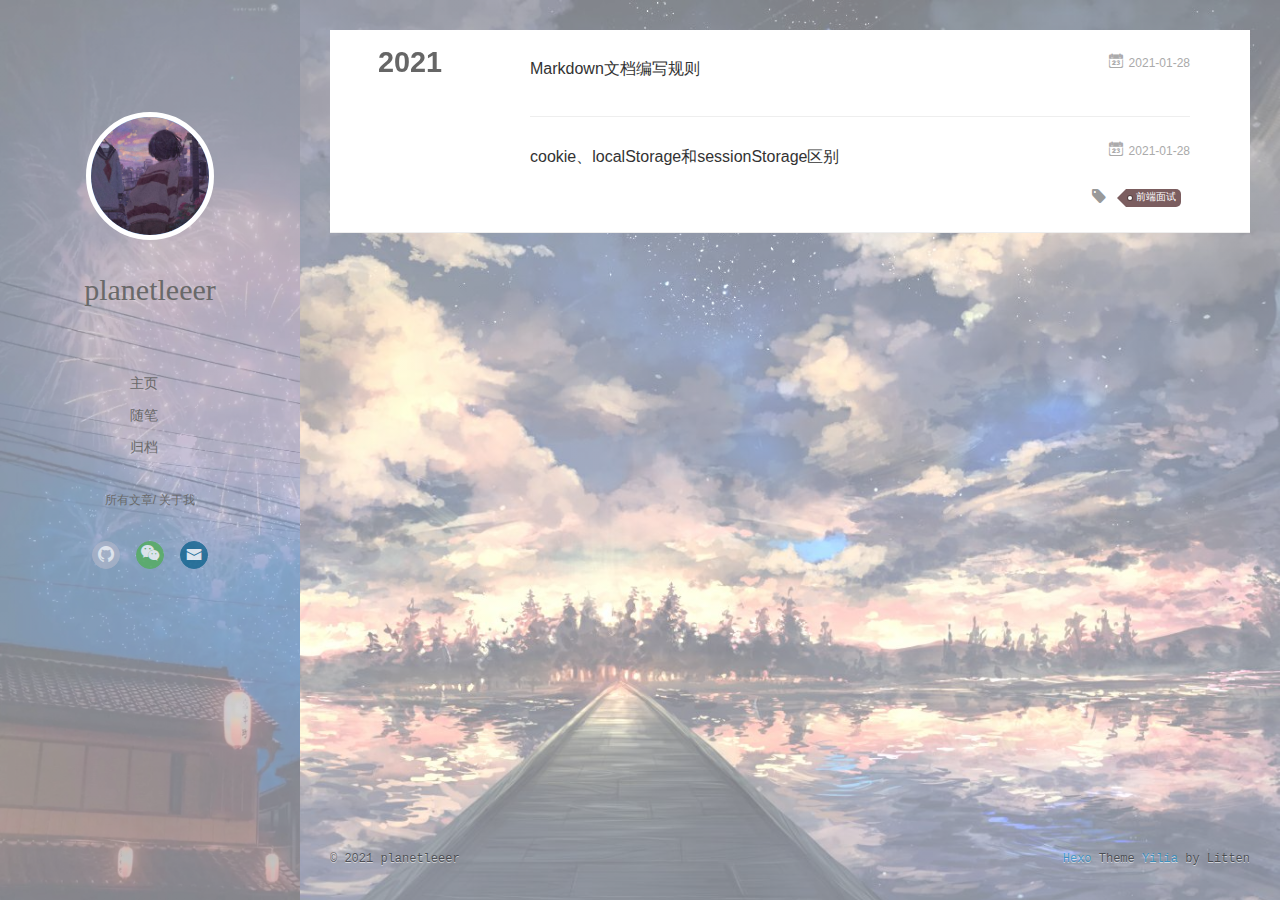
<file: archives/2021/index.html>
<!DOCTYPE html>
<html>
<head>
  <meta charset="utf-8">
  
  <meta name="renderer" content="webkit">
  <meta http-equiv="X-UA-Compatible" content="IE=edge" >
  <link rel="dns-prefetch" href="http://planetleeer.github.io">
  <title>Archives: 2021 | 小行星·李的博客</title>
  <meta name="viewport" content="width=device-width, initial-scale=1, maximum-scale=1">
  <meta property="og:type" content="website">
<meta property="og:title" content="小行星·李的博客">
<meta property="og:url" content="http://planetleeer.github.io/archives/2021/index.html">
<meta property="og:site_name" content="小行星·李的博客">
<meta property="og:locale" content="zh_CN">
<meta property="article:author" content="planetleeer">
<meta name="twitter:card" content="summary">
  
    <link rel="alternative" href="/atom.xml" title="小行星·李的博客" type="application/atom+xml">
  
  
    <link rel="icon" href="/assets/favicon.png">
  
  <link rel="stylesheet" type="text/css" href="/./main.0cf68a.css">
  <style type="text/css">
  
    #container.show {
      background: linear-gradient(200deg,#a0cfe4,#e8c37e);
    }
  </style>
  

  

<meta name="generator" content="Hexo 5.2.0"></head>

<body>
  <div id="container" q-class="show:isCtnShow">
    <canvas id="anm-canvas" class="anm-canvas"></canvas>
    <div class="left-col" q-class="show:isShow">
      
<!-- <div class="overlay" style="background: #000000"></div> -->
<div class="overlay"></div>
<div class="intrude-less">
	<header id="header" class="inner">
		<a href="/" class="profilepic">
			<img src="/assets/head.jpg" class="js-avatar">
		</a>
		<hgroup>
		  <h1 class="header-author"><a href="/">planetleeer</a></h1>
		</hgroup>
		

		<nav class="header-menu">
			<ul>
			
				<li><a href="/">主页</a></li>
	        
				<li><a href="/tags/%E9%9A%8F%E7%AC%94/">随笔</a></li>
	        
				<li><a href="/archives/index.html">归档</a></li>
	        
			</ul>
		</nav>
		<nav class="header-smart-menu">
    		
    			
    			<a q-on="click: openSlider(e, 'innerArchive')" href="javascript:void(0)">所有文章</a>
    			
            
    			
    			<a q-on="click: openSlider(e, 'aboutme')" href="javascript:void(0)">关于我</a>
    			
            
		</nav>
		<nav class="header-nav">
			<div class="social">
				
					<a class="github" target="_blank" href="https://github.com/planetleeer" title="github"><i class="icon-github"></i></a>
		        
					<a class="weixin" target="_blank" href="/assets/wechat.jpg" title="weixin"><i class="icon-weixin"></i></a>
		        
					<a class="mail" target="_blank" href="mailto:licong_my@163.com" title="mail"><i class="icon-mail"></i></a>
		        
			</div>
		<!-- 网易云音乐插件 -->
		
			<div style="position:absolute; bottom:120px left:auto; width:85%">
				<iframe frameborder="no" border="0" marginwidth="0" marginheight="0" width=200 height=86 src="//music.163.com/outchain/player?type=2&id=1476239407&auto=0&height=66"></iframe>
			</div>
		

		</nav>
	</header>		
</div>

    </div>
    <div class="mid-col" q-class="show:isShow,hide:isShow|isFalse">
      
<nav id="mobile-nav">
  	<div class="overlay js-overlay" style="background: #000000"></div>
	<div class="btnctn js-mobile-btnctn">
  		<div class="slider-trigger list" q-on="click: openSlider(e)"><i class="icon icon-sort"></i></div>
	</div>
	<div class="intrude-less">
		<header id="header" class="inner">
			<div class="profilepic">
				<img src="/assets/head.jpg" class="js-avatar">
			</div>
			<hgroup>
			  <h1 class="header-author js-header-author">planetleeer</h1>
			</hgroup>
			
			
			
				
			
				
			
				
			
			
			
			<nav class="header-nav">
				<div class="social">
					
						<a class="github" target="_blank" href="https://github.com/planetleeer" title="github"><i class="icon-github"></i></a>
			        
						<a class="weixin" target="_blank" href="/assets/wechat.jpg" title="weixin"><i class="icon-weixin"></i></a>
			        
						<a class="mail" target="_blank" href="mailto:licong_my@163.com" title="mail"><i class="icon-mail"></i></a>
			        
				</div>
			</nav>

			<nav class="header-menu js-header-menu">
				<ul style="width: 70%">
				
				
					<li style="width: 33.333333333333336%"><a href="/">主页</a></li>
		        
					<li style="width: 33.333333333333336%"><a href="/tags/%E9%9A%8F%E7%AC%94/">随笔</a></li>
		        
					<li style="width: 33.333333333333336%"><a href="/archives/index.html">归档</a></li>
		        
				</ul>
			</nav>
		</header>				
	</div>
	<div class="mobile-mask" style="display:none" q-show="isShow"></div>
</nav>

      <div id="wrapper" class="body-wrap">
        <div class="menu-l">
          <div class="canvas-wrap">
            <canvas data-colors="#eaeaea" data-sectionHeight="100" data-contentId="js-content" id="myCanvas1" class="anm-canvas"></canvas>
          </div>
          <div id="js-content" class="content-ll">
            
  
  
    
    
      
      
      <section class="archives-wrap">
        <div class="archive-year-wrap">
          <a href="/archives/2021" class="archive-year">2021</a>
        </div>
        <div class="archives">
    
    <article class="archive-article archive-type-post">
  <div class="archive-article-inner">
    <header class="archive-article-header">
      	<div class="article-meta">
	      	<a href="/2021/01/28/Markdown%E6%96%87%E6%A1%A3%E7%BC%96%E5%86%99%E8%A7%84%E5%88%99/" class="archive-article-date">
  	<time datetime="2021-01-28T06:34:32.000Z" itemprop="datePublished"><i class="icon-calendar icon"></i>2021-01-28</time>
</a>
        </div>
    	 
  
    <h1 itemprop="name">
      <a class="archive-article-title" href="/2021/01/28/Markdown%E6%96%87%E6%A1%A3%E7%BC%96%E5%86%99%E8%A7%84%E5%88%99/">Markdown文档编写规则</a>
    </h1>
  

        <div class="article-info info-on-right">
          
          

        </div>
        <div class="clearfix"></div>
    </header>
  </div>
</article>
  
    
    
    <article class="archive-article archive-type-post">
  <div class="archive-article-inner">
    <header class="archive-article-header">
      	<div class="article-meta">
	      	<a href="/2021/01/28/cookie%E3%80%81localStorage%E5%92%8CsessionStorage%E5%8C%BA%E5%88%AB/" class="archive-article-date">
  	<time datetime="2021-01-28T04:56:36.000Z" itemprop="datePublished"><i class="icon-calendar icon"></i>2021-01-28</time>
</a>
        </div>
    	 
  
    <h1 itemprop="name">
      <a class="archive-article-title" href="/2021/01/28/cookie%E3%80%81localStorage%E5%92%8CsessionStorage%E5%8C%BA%E5%88%AB/">cookie、localStorage和sessionStorage区别</a>
    </h1>
  

        <div class="article-info info-on-right">
          
	<div class="article-tag tagcloud">
		<i class="icon-price-tags icon"></i>
		<ul class="article-tag-list">
			 
        		<li class="article-tag-list-item">
        			<a href="javascript:void(0)" class="js-tag article-tag-list-link color5">前端面试</a>
        		</li>
      		
		</ul>
	</div>

          

        </div>
        <div class="clearfix"></div>
    </header>
  </div>
</article>
  
  
    </div></section>
  

    


          </div>
        </div>
      </div>
      <footer id="footer">
  <div class="outer">
    <div id="footer-info">
    	<div class="footer-left">
    		&copy; 2021 planetleeer
    	</div>
      	<div class="footer-right">
      		<a href="http://hexo.io/" target="_blank">Hexo</a>  Theme <a href="https://github.com/litten/hexo-theme-yilia" target="_blank">Yilia</a> by Litten
      	</div>
    </div>
  </div>
</footer>

<!--页面点击小红心-->
<script type="text/javascript" src="/love.js"></script>
    </div>
    <script>
	var yiliaConfig = {
		mathjax: false,
		isHome: false,
		isPost: false,
		isArchive: true,
		isTag: false,
		isCategory: false,
		open_in_new: false,
		toc_hide_index: true,
		root: "/",
		innerArchive: true,
		showTags: false
	}
</script>

<script>!function(t){function n(e){if(r[e])return r[e].exports;var i=r[e]={exports:{},id:e,loaded:!1};return t[e].call(i.exports,i,i.exports,n),i.loaded=!0,i.exports}var r={};n.m=t,n.c=r,n.p="./",n(0)}([function(t,n,r){r(195),t.exports=r(191)},function(t,n,r){var e=r(3),i=r(52),o=r(27),u=r(28),c=r(53),f="prototype",a=function(t,n,r){var s,l,h,v,p=t&a.F,d=t&a.G,y=t&a.S,g=t&a.P,b=t&a.B,m=d?e:y?e[n]||(e[n]={}):(e[n]||{})[f],x=d?i:i[n]||(i[n]={}),w=x[f]||(x[f]={});d&&(r=n);for(s in r)l=!p&&m&&void 0!==m[s],h=(l?m:r)[s],v=b&&l?c(h,e):g&&"function"==typeof h?c(Function.call,h):h,m&&u(m,s,h,t&a.U),x[s]!=h&&o(x,s,v),g&&w[s]!=h&&(w[s]=h)};e.core=i,a.F=1,a.G=2,a.S=4,a.P=8,a.B=16,a.W=32,a.U=64,a.R=128,t.exports=a},function(t,n,r){var e=r(6);t.exports=function(t){if(!e(t))throw TypeError(t+" is not an object!");return t}},function(t,n){var r=t.exports="undefined"!=typeof window&&window.Math==Math?window:"undefined"!=typeof self&&self.Math==Math?self:Function("return this")();"number"==typeof __g&&(__g=r)},function(t,n){t.exports=function(t){try{return!!t()}catch(t){return!0}}},function(t,n){var r=t.exports="undefined"!=typeof window&&window.Math==Math?window:"undefined"!=typeof self&&self.Math==Math?self:Function("return this")();"number"==typeof __g&&(__g=r)},function(t,n){t.exports=function(t){return"object"==typeof t?null!==t:"function"==typeof t}},function(t,n,r){var e=r(126)("wks"),i=r(76),o=r(3).Symbol,u="function"==typeof o;(t.exports=function(t){return e[t]||(e[t]=u&&o[t]||(u?o:i)("Symbol."+t))}).store=e},function(t,n){var r={}.hasOwnProperty;t.exports=function(t,n){return r.call(t,n)}},function(t,n,r){var e=r(94),i=r(33);t.exports=function(t){return e(i(t))}},function(t,n,r){t.exports=!r(4)(function(){return 7!=Object.defineProperty({},"a",{get:function(){return 7}}).a})},function(t,n,r){var e=r(2),i=r(167),o=r(50),u=Object.defineProperty;n.f=r(10)?Object.defineProperty:function(t,n,r){if(e(t),n=o(n,!0),e(r),i)try{return u(t,n,r)}catch(t){}if("get"in r||"set"in r)throw TypeError("Accessors not supported!");return"value"in r&&(t[n]=r.value),t}},function(t,n,r){t.exports=!r(18)(function(){return 7!=Object.defineProperty({},"a",{get:function(){return 7}}).a})},function(t,n,r){var e=r(14),i=r(22);t.exports=r(12)?function(t,n,r){return e.f(t,n,i(1,r))}:function(t,n,r){return t[n]=r,t}},function(t,n,r){var e=r(20),i=r(58),o=r(42),u=Object.defineProperty;n.f=r(12)?Object.defineProperty:function(t,n,r){if(e(t),n=o(n,!0),e(r),i)try{return u(t,n,r)}catch(t){}if("get"in r||"set"in r)throw TypeError("Accessors not supported!");return"value"in r&&(t[n]=r.value),t}},function(t,n,r){var e=r(40)("wks"),i=r(23),o=r(5).Symbol,u="function"==typeof o;(t.exports=function(t){return e[t]||(e[t]=u&&o[t]||(u?o:i)("Symbol."+t))}).store=e},function(t,n,r){var e=r(67),i=Math.min;t.exports=function(t){return t>0?i(e(t),9007199254740991):0}},function(t,n,r){var e=r(46);t.exports=function(t){return Object(e(t))}},function(t,n){t.exports=function(t){try{return!!t()}catch(t){return!0}}},function(t,n,r){var e=r(63),i=r(34);t.exports=Object.keys||function(t){return e(t,i)}},function(t,n,r){var e=r(21);t.exports=function(t){if(!e(t))throw TypeError(t+" is not an object!");return t}},function(t,n){t.exports=function(t){return"object"==typeof t?null!==t:"function"==typeof t}},function(t,n){t.exports=function(t,n){return{enumerable:!(1&t),configurable:!(2&t),writable:!(4&t),value:n}}},function(t,n){var r=0,e=Math.random();t.exports=function(t){return"Symbol(".concat(void 0===t?"":t,")_",(++r+e).toString(36))}},function(t,n){var r={}.hasOwnProperty;t.exports=function(t,n){return r.call(t,n)}},function(t,n){var r=t.exports={version:"2.4.0"};"number"==typeof __e&&(__e=r)},function(t,n){t.exports=function(t){if("function"!=typeof t)throw TypeError(t+" is not a function!");return t}},function(t,n,r){var e=r(11),i=r(66);t.exports=r(10)?function(t,n,r){return e.f(t,n,i(1,r))}:function(t,n,r){return t[n]=r,t}},function(t,n,r){var e=r(3),i=r(27),o=r(24),u=r(76)("src"),c="toString",f=Function[c],a=(""+f).split(c);r(52).inspectSource=function(t){return f.call(t)},(t.exports=function(t,n,r,c){var f="function"==typeof r;f&&(o(r,"name")||i(r,"name",n)),t[n]!==r&&(f&&(o(r,u)||i(r,u,t[n]?""+t[n]:a.join(String(n)))),t===e?t[n]=r:c?t[n]?t[n]=r:i(t,n,r):(delete t[n],i(t,n,r)))})(Function.prototype,c,function(){return"function"==typeof this&&this[u]||f.call(this)})},function(t,n,r){var e=r(1),i=r(4),o=r(46),u=function(t,n,r,e){var i=String(o(t)),u="<"+n;return""!==r&&(u+=" "+r+'="'+String(e).replace(/"/g,"&quot;")+'"'),u+">"+i+"</"+n+">"};t.exports=function(t,n){var r={};r[t]=n(u),e(e.P+e.F*i(function(){var n=""[t]('"');return n!==n.toLowerCase()||n.split('"').length>3}),"String",r)}},function(t,n,r){var e=r(115),i=r(46);t.exports=function(t){return e(i(t))}},function(t,n,r){var e=r(116),i=r(66),o=r(30),u=r(50),c=r(24),f=r(167),a=Object.getOwnPropertyDescriptor;n.f=r(10)?a:function(t,n){if(t=o(t),n=u(n,!0),f)try{return a(t,n)}catch(t){}if(c(t,n))return i(!e.f.call(t,n),t[n])}},function(t,n,r){var e=r(24),i=r(17),o=r(145)("IE_PROTO"),u=Object.prototype;t.exports=Object.getPrototypeOf||function(t){return t=i(t),e(t,o)?t[o]:"function"==typeof t.constructor&&t instanceof t.constructor?t.constructor.prototype:t instanceof Object?u:null}},function(t,n){t.exports=function(t){if(void 0==t)throw TypeError("Can't call method on  "+t);return t}},function(t,n){t.exports="constructor,hasOwnProperty,isPrototypeOf,propertyIsEnumerable,toLocaleString,toString,valueOf".split(",")},function(t,n){t.exports={}},function(t,n){t.exports=!0},function(t,n){n.f={}.propertyIsEnumerable},function(t,n,r){var e=r(14).f,i=r(8),o=r(15)("toStringTag");t.exports=function(t,n,r){t&&!i(t=r?t:t.prototype,o)&&e(t,o,{configurable:!0,value:n})}},function(t,n,r){var e=r(40)("keys"),i=r(23);t.exports=function(t){return e[t]||(e[t]=i(t))}},function(t,n,r){var e=r(5),i="__core-js_shared__",o=e[i]||(e[i]={});t.exports=function(t){return o[t]||(o[t]={})}},function(t,n){var r=Math.ceil,e=Math.floor;t.exports=function(t){return isNaN(t=+t)?0:(t>0?e:r)(t)}},function(t,n,r){var e=r(21);t.exports=function(t,n){if(!e(t))return t;var r,i;if(n&&"function"==typeof(r=t.toString)&&!e(i=r.call(t)))return i;if("function"==typeof(r=t.valueOf)&&!e(i=r.call(t)))return i;if(!n&&"function"==typeof(r=t.toString)&&!e(i=r.call(t)))return i;throw TypeError("Can't convert object to primitive value")}},function(t,n,r){var e=r(5),i=r(25),o=r(36),u=r(44),c=r(14).f;t.exports=function(t){var n=i.Symbol||(i.Symbol=o?{}:e.Symbol||{});"_"==t.charAt(0)||t in n||c(n,t,{value:u.f(t)})}},function(t,n,r){n.f=r(15)},function(t,n){var r={}.toString;t.exports=function(t){return r.call(t).slice(8,-1)}},function(t,n){t.exports=function(t){if(void 0==t)throw TypeError("Can't call method on  "+t);return t}},function(t,n,r){var e=r(4);t.exports=function(t,n){return!!t&&e(function(){n?t.call(null,function(){},1):t.call(null)})}},function(t,n,r){var e=r(53),i=r(115),o=r(17),u=r(16),c=r(203);t.exports=function(t,n){var r=1==t,f=2==t,a=3==t,s=4==t,l=6==t,h=5==t||l,v=n||c;return function(n,c,p){for(var d,y,g=o(n),b=i(g),m=e(c,p,3),x=u(b.length),w=0,S=r?v(n,x):f?v(n,0):void 0;x>w;w++)if((h||w in b)&&(d=b[w],y=m(d,w,g),t))if(r)S[w]=y;else if(y)switch(t){case 3:return!0;case 5:return d;case 6:return w;case 2:S.push(d)}else if(s)return!1;return l?-1:a||s?s:S}}},function(t,n,r){var e=r(1),i=r(52),o=r(4);t.exports=function(t,n){var r=(i.Object||{})[t]||Object[t],u={};u[t]=n(r),e(e.S+e.F*o(function(){r(1)}),"Object",u)}},function(t,n,r){var e=r(6);t.exports=function(t,n){if(!e(t))return t;var r,i;if(n&&"function"==typeof(r=t.toString)&&!e(i=r.call(t)))return i;if("function"==typeof(r=t.valueOf)&&!e(i=r.call(t)))return i;if(!n&&"function"==typeof(r=t.toString)&&!e(i=r.call(t)))return i;throw TypeError("Can't convert object to primitive value")}},function(t,n,r){var e=r(5),i=r(25),o=r(91),u=r(13),c="prototype",f=function(t,n,r){var a,s,l,h=t&f.F,v=t&f.G,p=t&f.S,d=t&f.P,y=t&f.B,g=t&f.W,b=v?i:i[n]||(i[n]={}),m=b[c],x=v?e:p?e[n]:(e[n]||{})[c];v&&(r=n);for(a in r)(s=!h&&x&&void 0!==x[a])&&a in b||(l=s?x[a]:r[a],b[a]=v&&"function"!=typeof x[a]?r[a]:y&&s?o(l,e):g&&x[a]==l?function(t){var n=function(n,r,e){if(this instanceof t){switch(arguments.length){case 0:return new t;case 1:return new t(n);case 2:return new t(n,r)}return new t(n,r,e)}return t.apply(this,arguments)};return n[c]=t[c],n}(l):d&&"function"==typeof l?o(Function.call,l):l,d&&((b.virtual||(b.virtual={}))[a]=l,t&f.R&&m&&!m[a]&&u(m,a,l)))};f.F=1,f.G=2,f.S=4,f.P=8,f.B=16,f.W=32,f.U=64,f.R=128,t.exports=f},function(t,n){var r=t.exports={version:"2.4.0"};"number"==typeof __e&&(__e=r)},function(t,n,r){var e=r(26);t.exports=function(t,n,r){if(e(t),void 0===n)return t;switch(r){case 1:return function(r){return t.call(n,r)};case 2:return function(r,e){return t.call(n,r,e)};case 3:return function(r,e,i){return t.call(n,r,e,i)}}return function(){return t.apply(n,arguments)}}},function(t,n,r){var e=r(183),i=r(1),o=r(126)("metadata"),u=o.store||(o.store=new(r(186))),c=function(t,n,r){var i=u.get(t);if(!i){if(!r)return;u.set(t,i=new e)}var o=i.get(n);if(!o){if(!r)return;i.set(n,o=new e)}return o},f=function(t,n,r){var e=c(n,r,!1);return void 0!==e&&e.has(t)},a=function(t,n,r){var e=c(n,r,!1);return void 0===e?void 0:e.get(t)},s=function(t,n,r,e){c(r,e,!0).set(t,n)},l=function(t,n){var r=c(t,n,!1),e=[];return r&&r.forEach(function(t,n){e.push(n)}),e},h=function(t){return void 0===t||"symbol"==typeof t?t:String(t)},v=function(t){i(i.S,"Reflect",t)};t.exports={store:u,map:c,has:f,get:a,set:s,keys:l,key:h,exp:v}},function(t,n,r){"use strict";if(r(10)){var e=r(69),i=r(3),o=r(4),u=r(1),c=r(127),f=r(152),a=r(53),s=r(68),l=r(66),h=r(27),v=r(73),p=r(67),d=r(16),y=r(75),g=r(50),b=r(24),m=r(180),x=r(114),w=r(6),S=r(17),_=r(137),O=r(70),E=r(32),P=r(71).f,j=r(154),F=r(76),M=r(7),A=r(48),N=r(117),T=r(146),I=r(155),k=r(80),L=r(123),R=r(74),C=r(130),D=r(160),U=r(11),W=r(31),G=U.f,B=W.f,V=i.RangeError,z=i.TypeError,q=i.Uint8Array,K="ArrayBuffer",J="Shared"+K,Y="BYTES_PER_ELEMENT",H="prototype",$=Array[H],X=f.ArrayBuffer,Q=f.DataView,Z=A(0),tt=A(2),nt=A(3),rt=A(4),et=A(5),it=A(6),ot=N(!0),ut=N(!1),ct=I.values,ft=I.keys,at=I.entries,st=$.lastIndexOf,lt=$.reduce,ht=$.reduceRight,vt=$.join,pt=$.sort,dt=$.slice,yt=$.toString,gt=$.toLocaleString,bt=M("iterator"),mt=M("toStringTag"),xt=F("typed_constructor"),wt=F("def_constructor"),St=c.CONSTR,_t=c.TYPED,Ot=c.VIEW,Et="Wrong length!",Pt=A(1,function(t,n){return Tt(T(t,t[wt]),n)}),jt=o(function(){return 1===new q(new Uint16Array([1]).buffer)[0]}),Ft=!!q&&!!q[H].set&&o(function(){new q(1).set({})}),Mt=function(t,n){if(void 0===t)throw z(Et);var r=+t,e=d(t);if(n&&!m(r,e))throw V(Et);return e},At=function(t,n){var r=p(t);if(r<0||r%n)throw V("Wrong offset!");return r},Nt=function(t){if(w(t)&&_t in t)return t;throw z(t+" is not a typed array!")},Tt=function(t,n){if(!(w(t)&&xt in t))throw z("It is not a typed array constructor!");return new t(n)},It=function(t,n){return kt(T(t,t[wt]),n)},kt=function(t,n){for(var r=0,e=n.length,i=Tt(t,e);e>r;)i[r]=n[r++];return i},Lt=function(t,n,r){G(t,n,{get:function(){return this._d[r]}})},Rt=function(t){var n,r,e,i,o,u,c=S(t),f=arguments.length,s=f>1?arguments[1]:void 0,l=void 0!==s,h=j(c);if(void 0!=h&&!_(h)){for(u=h.call(c),e=[],n=0;!(o=u.next()).done;n++)e.push(o.value);c=e}for(l&&f>2&&(s=a(s,arguments[2],2)),n=0,r=d(c.length),i=Tt(this,r);r>n;n++)i[n]=l?s(c[n],n):c[n];return i},Ct=function(){for(var t=0,n=arguments.length,r=Tt(this,n);n>t;)r[t]=arguments[t++];return r},Dt=!!q&&o(function(){gt.call(new q(1))}),Ut=function(){return gt.apply(Dt?dt.call(Nt(this)):Nt(this),arguments)},Wt={copyWithin:function(t,n){return D.call(Nt(this),t,n,arguments.length>2?arguments[2]:void 0)},every:function(t){return rt(Nt(this),t,arguments.length>1?arguments[1]:void 0)},fill:function(t){return C.apply(Nt(this),arguments)},filter:function(t){return It(this,tt(Nt(this),t,arguments.length>1?arguments[1]:void 0))},find:function(t){return et(Nt(this),t,arguments.length>1?arguments[1]:void 0)},findIndex:function(t){return it(Nt(this),t,arguments.length>1?arguments[1]:void 0)},forEach:function(t){Z(Nt(this),t,arguments.length>1?arguments[1]:void 0)},indexOf:function(t){return ut(Nt(this),t,arguments.length>1?arguments[1]:void 0)},includes:function(t){return ot(Nt(this),t,arguments.length>1?arguments[1]:void 0)},join:function(t){return vt.apply(Nt(this),arguments)},lastIndexOf:function(t){return st.apply(Nt(this),arguments)},map:function(t){return Pt(Nt(this),t,arguments.length>1?arguments[1]:void 0)},reduce:function(t){return lt.apply(Nt(this),arguments)},reduceRight:function(t){return ht.apply(Nt(this),arguments)},reverse:function(){for(var t,n=this,r=Nt(n).length,e=Math.floor(r/2),i=0;i<e;)t=n[i],n[i++]=n[--r],n[r]=t;return n},some:function(t){return nt(Nt(this),t,arguments.length>1?arguments[1]:void 0)},sort:function(t){return pt.call(Nt(this),t)},subarray:function(t,n){var r=Nt(this),e=r.length,i=y(t,e);return new(T(r,r[wt]))(r.buffer,r.byteOffset+i*r.BYTES_PER_ELEMENT,d((void 0===n?e:y(n,e))-i))}},Gt=function(t,n){return It(this,dt.call(Nt(this),t,n))},Bt=function(t){Nt(this);var n=At(arguments[1],1),r=this.length,e=S(t),i=d(e.length),o=0;if(i+n>r)throw V(Et);for(;o<i;)this[n+o]=e[o++]},Vt={entries:function(){return at.call(Nt(this))},keys:function(){return ft.call(Nt(this))},values:function(){return ct.call(Nt(this))}},zt=function(t,n){return w(t)&&t[_t]&&"symbol"!=typeof n&&n in t&&String(+n)==String(n)},qt=function(t,n){return zt(t,n=g(n,!0))?l(2,t[n]):B(t,n)},Kt=function(t,n,r){return!(zt(t,n=g(n,!0))&&w(r)&&b(r,"value"))||b(r,"get")||b(r,"set")||r.configurable||b(r,"writable")&&!r.writable||b(r,"enumerable")&&!r.enumerable?G(t,n,r):(t[n]=r.value,t)};St||(W.f=qt,U.f=Kt),u(u.S+u.F*!St,"Object",{getOwnPropertyDescriptor:qt,defineProperty:Kt}),o(function(){yt.call({})})&&(yt=gt=function(){return vt.call(this)});var Jt=v({},Wt);v(Jt,Vt),h(Jt,bt,Vt.values),v(Jt,{slice:Gt,set:Bt,constructor:function(){},toString:yt,toLocaleString:Ut}),Lt(Jt,"buffer","b"),Lt(Jt,"byteOffset","o"),Lt(Jt,"byteLength","l"),Lt(Jt,"length","e"),G(Jt,mt,{get:function(){return this[_t]}}),t.exports=function(t,n,r,f){f=!!f;var a=t+(f?"Clamped":"")+"Array",l="Uint8Array"!=a,v="get"+t,p="set"+t,y=i[a],g=y||{},b=y&&E(y),m=!y||!c.ABV,S={},_=y&&y[H],j=function(t,r){var e=t._d;return e.v[v](r*n+e.o,jt)},F=function(t,r,e){var i=t._d;f&&(e=(e=Math.round(e))<0?0:e>255?255:255&e),i.v[p](r*n+i.o,e,jt)},M=function(t,n){G(t,n,{get:function(){return j(this,n)},set:function(t){return F(this,n,t)},enumerable:!0})};m?(y=r(function(t,r,e,i){s(t,y,a,"_d");var o,u,c,f,l=0,v=0;if(w(r)){if(!(r instanceof X||(f=x(r))==K||f==J))return _t in r?kt(y,r):Rt.call(y,r);o=r,v=At(e,n);var p=r.byteLength;if(void 0===i){if(p%n)throw V(Et);if((u=p-v)<0)throw V(Et)}else if((u=d(i)*n)+v>p)throw V(Et);c=u/n}else c=Mt(r,!0),u=c*n,o=new X(u);for(h(t,"_d",{b:o,o:v,l:u,e:c,v:new Q(o)});l<c;)M(t,l++)}),_=y[H]=O(Jt),h(_,"constructor",y)):L(function(t){new y(null),new y(t)},!0)||(y=r(function(t,r,e,i){s(t,y,a);var o;return w(r)?r instanceof X||(o=x(r))==K||o==J?void 0!==i?new g(r,At(e,n),i):void 0!==e?new g(r,At(e,n)):new g(r):_t in r?kt(y,r):Rt.call(y,r):new g(Mt(r,l))}),Z(b!==Function.prototype?P(g).concat(P(b)):P(g),function(t){t in y||h(y,t,g[t])}),y[H]=_,e||(_.constructor=y));var A=_[bt],N=!!A&&("values"==A.name||void 0==A.name),T=Vt.values;h(y,xt,!0),h(_,_t,a),h(_,Ot,!0),h(_,wt,y),(f?new y(1)[mt]==a:mt in _)||G(_,mt,{get:function(){return a}}),S[a]=y,u(u.G+u.W+u.F*(y!=g),S),u(u.S,a,{BYTES_PER_ELEMENT:n,from:Rt,of:Ct}),Y in _||h(_,Y,n),u(u.P,a,Wt),R(a),u(u.P+u.F*Ft,a,{set:Bt}),u(u.P+u.F*!N,a,Vt),u(u.P+u.F*(_.toString!=yt),a,{toString:yt}),u(u.P+u.F*o(function(){new y(1).slice()}),a,{slice:Gt}),u(u.P+u.F*(o(function(){return[1,2].toLocaleString()!=new y([1,2]).toLocaleString()})||!o(function(){_.toLocaleString.call([1,2])})),a,{toLocaleString:Ut}),k[a]=N?A:T,e||N||h(_,bt,T)}}else t.exports=function(){}},function(t,n){var r={}.toString;t.exports=function(t){return r.call(t).slice(8,-1)}},function(t,n,r){var e=r(21),i=r(5).document,o=e(i)&&e(i.createElement);t.exports=function(t){return o?i.createElement(t):{}}},function(t,n,r){t.exports=!r(12)&&!r(18)(function(){return 7!=Object.defineProperty(r(57)("div"),"a",{get:function(){return 7}}).a})},function(t,n,r){"use strict";var e=r(36),i=r(51),o=r(64),u=r(13),c=r(8),f=r(35),a=r(96),s=r(38),l=r(103),h=r(15)("iterator"),v=!([].keys&&"next"in[].keys()),p="keys",d="values",y=function(){return this};t.exports=function(t,n,r,g,b,m,x){a(r,n,g);var w,S,_,O=function(t){if(!v&&t in F)return F[t];switch(t){case p:case d:return function(){return new r(this,t)}}return function(){return new r(this,t)}},E=n+" Iterator",P=b==d,j=!1,F=t.prototype,M=F[h]||F["@@iterator"]||b&&F[b],A=M||O(b),N=b?P?O("entries"):A:void 0,T="Array"==n?F.entries||M:M;if(T&&(_=l(T.call(new t)))!==Object.prototype&&(s(_,E,!0),e||c(_,h)||u(_,h,y)),P&&M&&M.name!==d&&(j=!0,A=function(){return M.call(this)}),e&&!x||!v&&!j&&F[h]||u(F,h,A),f[n]=A,f[E]=y,b)if(w={values:P?A:O(d),keys:m?A:O(p),entries:N},x)for(S in w)S in F||o(F,S,w[S]);else i(i.P+i.F*(v||j),n,w);return w}},function(t,n,r){var e=r(20),i=r(100),o=r(34),u=r(39)("IE_PROTO"),c=function(){},f="prototype",a=function(){var t,n=r(57)("iframe"),e=o.length;for(n.style.display="none",r(93).appendChild(n),n.src="javascript:",t=n.contentWindow.document,t.open(),t.write("<script>document.F=Object<\/script>"),t.close(),a=t.F;e--;)delete a[f][o[e]];return a()};t.exports=Object.create||function(t,n){var r;return null!==t?(c[f]=e(t),r=new c,c[f]=null,r[u]=t):r=a(),void 0===n?r:i(r,n)}},function(t,n,r){var e=r(63),i=r(34).concat("length","prototype");n.f=Object.getOwnPropertyNames||function(t){return e(t,i)}},function(t,n){n.f=Object.getOwnPropertySymbols},function(t,n,r){var e=r(8),i=r(9),o=r(90)(!1),u=r(39)("IE_PROTO");t.exports=function(t,n){var r,c=i(t),f=0,a=[];for(r in c)r!=u&&e(c,r)&&a.push(r);for(;n.length>f;)e(c,r=n[f++])&&(~o(a,r)||a.push(r));return a}},function(t,n,r){t.exports=r(13)},function(t,n,r){var e=r(76)("meta"),i=r(6),o=r(24),u=r(11).f,c=0,f=Object.isExtensible||function(){return!0},a=!r(4)(function(){return f(Object.preventExtensions({}))}),s=function(t){u(t,e,{value:{i:"O"+ ++c,w:{}}})},l=function(t,n){if(!i(t))return"symbol"==typeof t?t:("string"==typeof t?"S":"P")+t;if(!o(t,e)){if(!f(t))return"F";if(!n)return"E";s(t)}return t[e].i},h=function(t,n){if(!o(t,e)){if(!f(t))return!0;if(!n)return!1;s(t)}return t[e].w},v=function(t){return a&&p.NEED&&f(t)&&!o(t,e)&&s(t),t},p=t.exports={KEY:e,NEED:!1,fastKey:l,getWeak:h,onFreeze:v}},function(t,n){t.exports=function(t,n){return{enumerable:!(1&t),configurable:!(2&t),writable:!(4&t),value:n}}},function(t,n){var r=Math.ceil,e=Math.floor;t.exports=function(t){return isNaN(t=+t)?0:(t>0?e:r)(t)}},function(t,n){t.exports=function(t,n,r,e){if(!(t instanceof n)||void 0!==e&&e in t)throw TypeError(r+": incorrect invocation!");return t}},function(t,n){t.exports=!1},function(t,n,r){var e=r(2),i=r(173),o=r(133),u=r(145)("IE_PROTO"),c=function(){},f="prototype",a=function(){var t,n=r(132)("iframe"),e=o.length;for(n.style.display="none",r(135).appendChild(n),n.src="javascript:",t=n.contentWindow.document,t.open(),t.write("<script>document.F=Object<\/script>"),t.close(),a=t.F;e--;)delete a[f][o[e]];return a()};t.exports=Object.create||function(t,n){var r;return null!==t?(c[f]=e(t),r=new c,c[f]=null,r[u]=t):r=a(),void 0===n?r:i(r,n)}},function(t,n,r){var e=r(175),i=r(133).concat("length","prototype");n.f=Object.getOwnPropertyNames||function(t){return e(t,i)}},function(t,n,r){var e=r(175),i=r(133);t.exports=Object.keys||function(t){return e(t,i)}},function(t,n,r){var e=r(28);t.exports=function(t,n,r){for(var i in n)e(t,i,n[i],r);return t}},function(t,n,r){"use strict";var e=r(3),i=r(11),o=r(10),u=r(7)("species");t.exports=function(t){var n=e[t];o&&n&&!n[u]&&i.f(n,u,{configurable:!0,get:function(){return this}})}},function(t,n,r){var e=r(67),i=Math.max,o=Math.min;t.exports=function(t,n){return t=e(t),t<0?i(t+n,0):o(t,n)}},function(t,n){var r=0,e=Math.random();t.exports=function(t){return"Symbol(".concat(void 0===t?"":t,")_",(++r+e).toString(36))}},function(t,n,r){var e=r(33);t.exports=function(t){return Object(e(t))}},function(t,n,r){var e=r(7)("unscopables"),i=Array.prototype;void 0==i[e]&&r(27)(i,e,{}),t.exports=function(t){i[e][t]=!0}},function(t,n,r){var e=r(53),i=r(169),o=r(137),u=r(2),c=r(16),f=r(154),a={},s={},n=t.exports=function(t,n,r,l,h){var v,p,d,y,g=h?function(){return t}:f(t),b=e(r,l,n?2:1),m=0;if("function"!=typeof g)throw TypeError(t+" is not iterable!");if(o(g)){for(v=c(t.length);v>m;m++)if((y=n?b(u(p=t[m])[0],p[1]):b(t[m]))===a||y===s)return y}else for(d=g.call(t);!(p=d.next()).done;)if((y=i(d,b,p.value,n))===a||y===s)return y};n.BREAK=a,n.RETURN=s},function(t,n){t.exports={}},function(t,n,r){var e=r(11).f,i=r(24),o=r(7)("toStringTag");t.exports=function(t,n,r){t&&!i(t=r?t:t.prototype,o)&&e(t,o,{configurable:!0,value:n})}},function(t,n,r){var e=r(1),i=r(46),o=r(4),u=r(150),c="["+u+"]",f="​",a=RegExp("^"+c+c+"*"),s=RegExp(c+c+"*$"),l=function(t,n,r){var i={},c=o(function(){return!!u[t]()||f[t]()!=f}),a=i[t]=c?n(h):u[t];r&&(i[r]=a),e(e.P+e.F*c,"String",i)},h=l.trim=function(t,n){return t=String(i(t)),1&n&&(t=t.replace(a,"")),2&n&&(t=t.replace(s,"")),t};t.exports=l},function(t,n,r){t.exports={default:r(86),__esModule:!0}},function(t,n,r){t.exports={default:r(87),__esModule:!0}},function(t,n,r){"use strict";function e(t){return t&&t.__esModule?t:{default:t}}n.__esModule=!0;var i=r(84),o=e(i),u=r(83),c=e(u),f="function"==typeof c.default&&"symbol"==typeof o.default?function(t){return typeof t}:function(t){return t&&"function"==typeof c.default&&t.constructor===c.default&&t!==c.default.prototype?"symbol":typeof t};n.default="function"==typeof c.default&&"symbol"===f(o.default)?function(t){return void 0===t?"undefined":f(t)}:function(t){return t&&"function"==typeof c.default&&t.constructor===c.default&&t!==c.default.prototype?"symbol":void 0===t?"undefined":f(t)}},function(t,n,r){r(110),r(108),r(111),r(112),t.exports=r(25).Symbol},function(t,n,r){r(109),r(113),t.exports=r(44).f("iterator")},function(t,n){t.exports=function(t){if("function"!=typeof t)throw TypeError(t+" is not a function!");return t}},function(t,n){t.exports=function(){}},function(t,n,r){var e=r(9),i=r(106),o=r(105);t.exports=function(t){return function(n,r,u){var c,f=e(n),a=i(f.length),s=o(u,a);if(t&&r!=r){for(;a>s;)if((c=f[s++])!=c)return!0}else for(;a>s;s++)if((t||s in f)&&f[s]===r)return t||s||0;return!t&&-1}}},function(t,n,r){var e=r(88);t.exports=function(t,n,r){if(e(t),void 0===n)return t;switch(r){case 1:return function(r){return t.call(n,r)};case 2:return function(r,e){return t.call(n,r,e)};case 3:return function(r,e,i){return t.call(n,r,e,i)}}return function(){return t.apply(n,arguments)}}},function(t,n,r){var e=r(19),i=r(62),o=r(37);t.exports=function(t){var n=e(t),r=i.f;if(r)for(var u,c=r(t),f=o.f,a=0;c.length>a;)f.call(t,u=c[a++])&&n.push(u);return n}},function(t,n,r){t.exports=r(5).document&&document.documentElement},function(t,n,r){var e=r(56);t.exports=Object("z").propertyIsEnumerable(0)?Object:function(t){return"String"==e(t)?t.split(""):Object(t)}},function(t,n,r){var e=r(56);t.exports=Array.isArray||function(t){return"Array"==e(t)}},function(t,n,r){"use strict";var e=r(60),i=r(22),o=r(38),u={};r(13)(u,r(15)("iterator"),function(){return this}),t.exports=function(t,n,r){t.prototype=e(u,{next:i(1,r)}),o(t,n+" Iterator")}},function(t,n){t.exports=function(t,n){return{value:n,done:!!t}}},function(t,n,r){var e=r(19),i=r(9);t.exports=function(t,n){for(var r,o=i(t),u=e(o),c=u.length,f=0;c>f;)if(o[r=u[f++]]===n)return r}},function(t,n,r){var e=r(23)("meta"),i=r(21),o=r(8),u=r(14).f,c=0,f=Object.isExtensible||function(){return!0},a=!r(18)(function(){return f(Object.preventExtensions({}))}),s=function(t){u(t,e,{value:{i:"O"+ ++c,w:{}}})},l=function(t,n){if(!i(t))return"symbol"==typeof t?t:("string"==typeof t?"S":"P")+t;if(!o(t,e)){if(!f(t))return"F";if(!n)return"E";s(t)}return t[e].i},h=function(t,n){if(!o(t,e)){if(!f(t))return!0;if(!n)return!1;s(t)}return t[e].w},v=function(t){return a&&p.NEED&&f(t)&&!o(t,e)&&s(t),t},p=t.exports={KEY:e,NEED:!1,fastKey:l,getWeak:h,onFreeze:v}},function(t,n,r){var e=r(14),i=r(20),o=r(19);t.exports=r(12)?Object.defineProperties:function(t,n){i(t);for(var r,u=o(n),c=u.length,f=0;c>f;)e.f(t,r=u[f++],n[r]);return t}},function(t,n,r){var e=r(37),i=r(22),o=r(9),u=r(42),c=r(8),f=r(58),a=Object.getOwnPropertyDescriptor;n.f=r(12)?a:function(t,n){if(t=o(t),n=u(n,!0),f)try{return a(t,n)}catch(t){}if(c(t,n))return i(!e.f.call(t,n),t[n])}},function(t,n,r){var e=r(9),i=r(61).f,o={}.toString,u="object"==typeof window&&window&&Object.getOwnPropertyNames?Object.getOwnPropertyNames(window):[],c=function(t){try{return i(t)}catch(t){return u.slice()}};t.exports.f=function(t){return u&&"[object Window]"==o.call(t)?c(t):i(e(t))}},function(t,n,r){var e=r(8),i=r(77),o=r(39)("IE_PROTO"),u=Object.prototype;t.exports=Object.getPrototypeOf||function(t){return t=i(t),e(t,o)?t[o]:"function"==typeof t.constructor&&t instanceof t.constructor?t.constructor.prototype:t instanceof Object?u:null}},function(t,n,r){var e=r(41),i=r(33);t.exports=function(t){return function(n,r){var o,u,c=String(i(n)),f=e(r),a=c.length;return f<0||f>=a?t?"":void 0:(o=c.charCodeAt(f),o<55296||o>56319||f+1===a||(u=c.charCodeAt(f+1))<56320||u>57343?t?c.charAt(f):o:t?c.slice(f,f+2):u-56320+(o-55296<<10)+65536)}}},function(t,n,r){var e=r(41),i=Math.max,o=Math.min;t.exports=function(t,n){return t=e(t),t<0?i(t+n,0):o(t,n)}},function(t,n,r){var e=r(41),i=Math.min;t.exports=function(t){return t>0?i(e(t),9007199254740991):0}},function(t,n,r){"use strict";var e=r(89),i=r(97),o=r(35),u=r(9);t.exports=r(59)(Array,"Array",function(t,n){this._t=u(t),this._i=0,this._k=n},function(){var t=this._t,n=this._k,r=this._i++;return!t||r>=t.length?(this._t=void 0,i(1)):"keys"==n?i(0,r):"values"==n?i(0,t[r]):i(0,[r,t[r]])},"values"),o.Arguments=o.Array,e("keys"),e("values"),e("entries")},function(t,n){},function(t,n,r){"use strict";var e=r(104)(!0);r(59)(String,"String",function(t){this._t=String(t),this._i=0},function(){var t,n=this._t,r=this._i;return r>=n.length?{value:void 0,done:!0}:(t=e(n,r),this._i+=t.length,{value:t,done:!1})})},function(t,n,r){"use strict";var e=r(5),i=r(8),o=r(12),u=r(51),c=r(64),f=r(99).KEY,a=r(18),s=r(40),l=r(38),h=r(23),v=r(15),p=r(44),d=r(43),y=r(98),g=r(92),b=r(95),m=r(20),x=r(9),w=r(42),S=r(22),_=r(60),O=r(102),E=r(101),P=r(14),j=r(19),F=E.f,M=P.f,A=O.f,N=e.Symbol,T=e.JSON,I=T&&T.stringify,k="prototype",L=v("_hidden"),R=v("toPrimitive"),C={}.propertyIsEnumerable,D=s("symbol-registry"),U=s("symbols"),W=s("op-symbols"),G=Object[k],B="function"==typeof N,V=e.QObject,z=!V||!V[k]||!V[k].findChild,q=o&&a(function(){return 7!=_(M({},"a",{get:function(){return M(this,"a",{value:7}).a}})).a})?function(t,n,r){var e=F(G,n);e&&delete G[n],M(t,n,r),e&&t!==G&&M(G,n,e)}:M,K=function(t){var n=U[t]=_(N[k]);return n._k=t,n},J=B&&"symbol"==typeof N.iterator?function(t){return"symbol"==typeof t}:function(t){return t instanceof N},Y=function(t,n,r){return t===G&&Y(W,n,r),m(t),n=w(n,!0),m(r),i(U,n)?(r.enumerable?(i(t,L)&&t[L][n]&&(t[L][n]=!1),r=_(r,{enumerable:S(0,!1)})):(i(t,L)||M(t,L,S(1,{})),t[L][n]=!0),q(t,n,r)):M(t,n,r)},H=function(t,n){m(t);for(var r,e=g(n=x(n)),i=0,o=e.length;o>i;)Y(t,r=e[i++],n[r]);return t},$=function(t,n){return void 0===n?_(t):H(_(t),n)},X=function(t){var n=C.call(this,t=w(t,!0));return!(this===G&&i(U,t)&&!i(W,t))&&(!(n||!i(this,t)||!i(U,t)||i(this,L)&&this[L][t])||n)},Q=function(t,n){if(t=x(t),n=w(n,!0),t!==G||!i(U,n)||i(W,n)){var r=F(t,n);return!r||!i(U,n)||i(t,L)&&t[L][n]||(r.enumerable=!0),r}},Z=function(t){for(var n,r=A(x(t)),e=[],o=0;r.length>o;)i(U,n=r[o++])||n==L||n==f||e.push(n);return e},tt=function(t){for(var n,r=t===G,e=A(r?W:x(t)),o=[],u=0;e.length>u;)!i(U,n=e[u++])||r&&!i(G,n)||o.push(U[n]);return o};B||(N=function(){if(this instanceof N)throw TypeError("Symbol is not a constructor!");var t=h(arguments.length>0?arguments[0]:void 0),n=function(r){this===G&&n.call(W,r),i(this,L)&&i(this[L],t)&&(this[L][t]=!1),q(this,t,S(1,r))};return o&&z&&q(G,t,{configurable:!0,set:n}),K(t)},c(N[k],"toString",function(){return this._k}),E.f=Q,P.f=Y,r(61).f=O.f=Z,r(37).f=X,r(62).f=tt,o&&!r(36)&&c(G,"propertyIsEnumerable",X,!0),p.f=function(t){return K(v(t))}),u(u.G+u.W+u.F*!B,{Symbol:N});for(var nt="hasInstance,isConcatSpreadable,iterator,match,replace,search,species,split,toPrimitive,toStringTag,unscopables".split(","),rt=0;nt.length>rt;)v(nt[rt++]);for(var nt=j(v.store),rt=0;nt.length>rt;)d(nt[rt++]);u(u.S+u.F*!B,"Symbol",{for:function(t){return i(D,t+="")?D[t]:D[t]=N(t)},keyFor:function(t){if(J(t))return y(D,t);throw TypeError(t+" is not a symbol!")},useSetter:function(){z=!0},useSimple:function(){z=!1}}),u(u.S+u.F*!B,"Object",{create:$,defineProperty:Y,defineProperties:H,getOwnPropertyDescriptor:Q,getOwnPropertyNames:Z,getOwnPropertySymbols:tt}),T&&u(u.S+u.F*(!B||a(function(){var t=N();return"[null]"!=I([t])||"{}"!=I({a:t})||"{}"!=I(Object(t))})),"JSON",{stringify:function(t){if(void 0!==t&&!J(t)){for(var n,r,e=[t],i=1;arguments.length>i;)e.push(arguments[i++]);return n=e[1],"function"==typeof n&&(r=n),!r&&b(n)||(n=function(t,n){if(r&&(n=r.call(this,t,n)),!J(n))return n}),e[1]=n,I.apply(T,e)}}}),N[k][R]||r(13)(N[k],R,N[k].valueOf),l(N,"Symbol"),l(Math,"Math",!0),l(e.JSON,"JSON",!0)},function(t,n,r){r(43)("asyncIterator")},function(t,n,r){r(43)("observable")},function(t,n,r){r(107);for(var e=r(5),i=r(13),o=r(35),u=r(15)("toStringTag"),c=["NodeList","DOMTokenList","MediaList","StyleSheetList","CSSRuleList"],f=0;f<5;f++){var a=c[f],s=e[a],l=s&&s.prototype;l&&!l[u]&&i(l,u,a),o[a]=o.Array}},function(t,n,r){var e=r(45),i=r(7)("toStringTag"),o="Arguments"==e(function(){return arguments}()),u=function(t,n){try{return t[n]}catch(t){}};t.exports=function(t){var n,r,c;return void 0===t?"Undefined":null===t?"Null":"string"==typeof(r=u(n=Object(t),i))?r:o?e(n):"Object"==(c=e(n))&&"function"==typeof n.callee?"Arguments":c}},function(t,n,r){var e=r(45);t.exports=Object("z").propertyIsEnumerable(0)?Object:function(t){return"String"==e(t)?t.split(""):Object(t)}},function(t,n){n.f={}.propertyIsEnumerable},function(t,n,r){var e=r(30),i=r(16),o=r(75);t.exports=function(t){return function(n,r,u){var c,f=e(n),a=i(f.length),s=o(u,a);if(t&&r!=r){for(;a>s;)if((c=f[s++])!=c)return!0}else for(;a>s;s++)if((t||s in f)&&f[s]===r)return t||s||0;return!t&&-1}}},function(t,n,r){"use strict";var e=r(3),i=r(1),o=r(28),u=r(73),c=r(65),f=r(79),a=r(68),s=r(6),l=r(4),h=r(123),v=r(81),p=r(136);t.exports=function(t,n,r,d,y,g){var b=e[t],m=b,x=y?"set":"add",w=m&&m.prototype,S={},_=function(t){var n=w[t];o(w,t,"delete"==t?function(t){return!(g&&!s(t))&&n.call(this,0===t?0:t)}:"has"==t?function(t){return!(g&&!s(t))&&n.call(this,0===t?0:t)}:"get"==t?function(t){return g&&!s(t)?void 0:n.call(this,0===t?0:t)}:"add"==t?function(t){return n.call(this,0===t?0:t),this}:function(t,r){return n.call(this,0===t?0:t,r),this})};if("function"==typeof m&&(g||w.forEach&&!l(function(){(new m).entries().next()}))){var O=new m,E=O[x](g?{}:-0,1)!=O,P=l(function(){O.has(1)}),j=h(function(t){new m(t)}),F=!g&&l(function(){for(var t=new m,n=5;n--;)t[x](n,n);return!t.has(-0)});j||(m=n(function(n,r){a(n,m,t);var e=p(new b,n,m);return void 0!=r&&f(r,y,e[x],e),e}),m.prototype=w,w.constructor=m),(P||F)&&(_("delete"),_("has"),y&&_("get")),(F||E)&&_(x),g&&w.clear&&delete w.clear}else m=d.getConstructor(n,t,y,x),u(m.prototype,r),c.NEED=!0;return v(m,t),S[t]=m,i(i.G+i.W+i.F*(m!=b),S),g||d.setStrong(m,t,y),m}},function(t,n,r){"use strict";var e=r(27),i=r(28),o=r(4),u=r(46),c=r(7);t.exports=function(t,n,r){var f=c(t),a=r(u,f,""[t]),s=a[0],l=a[1];o(function(){var n={};return n[f]=function(){return 7},7!=""[t](n)})&&(i(String.prototype,t,s),e(RegExp.prototype,f,2==n?function(t,n){return l.call(t,this,n)}:function(t){return l.call(t,this)}))}
},function(t,n,r){"use strict";var e=r(2);t.exports=function(){var t=e(this),n="";return t.global&&(n+="g"),t.ignoreCase&&(n+="i"),t.multiline&&(n+="m"),t.unicode&&(n+="u"),t.sticky&&(n+="y"),n}},function(t,n){t.exports=function(t,n,r){var e=void 0===r;switch(n.length){case 0:return e?t():t.call(r);case 1:return e?t(n[0]):t.call(r,n[0]);case 2:return e?t(n[0],n[1]):t.call(r,n[0],n[1]);case 3:return e?t(n[0],n[1],n[2]):t.call(r,n[0],n[1],n[2]);case 4:return e?t(n[0],n[1],n[2],n[3]):t.call(r,n[0],n[1],n[2],n[3])}return t.apply(r,n)}},function(t,n,r){var e=r(6),i=r(45),o=r(7)("match");t.exports=function(t){var n;return e(t)&&(void 0!==(n=t[o])?!!n:"RegExp"==i(t))}},function(t,n,r){var e=r(7)("iterator"),i=!1;try{var o=[7][e]();o.return=function(){i=!0},Array.from(o,function(){throw 2})}catch(t){}t.exports=function(t,n){if(!n&&!i)return!1;var r=!1;try{var o=[7],u=o[e]();u.next=function(){return{done:r=!0}},o[e]=function(){return u},t(o)}catch(t){}return r}},function(t,n,r){t.exports=r(69)||!r(4)(function(){var t=Math.random();__defineSetter__.call(null,t,function(){}),delete r(3)[t]})},function(t,n){n.f=Object.getOwnPropertySymbols},function(t,n,r){var e=r(3),i="__core-js_shared__",o=e[i]||(e[i]={});t.exports=function(t){return o[t]||(o[t]={})}},function(t,n,r){for(var e,i=r(3),o=r(27),u=r(76),c=u("typed_array"),f=u("view"),a=!(!i.ArrayBuffer||!i.DataView),s=a,l=0,h="Int8Array,Uint8Array,Uint8ClampedArray,Int16Array,Uint16Array,Int32Array,Uint32Array,Float32Array,Float64Array".split(",");l<9;)(e=i[h[l++]])?(o(e.prototype,c,!0),o(e.prototype,f,!0)):s=!1;t.exports={ABV:a,CONSTR:s,TYPED:c,VIEW:f}},function(t,n){"use strict";var r={versions:function(){var t=window.navigator.userAgent;return{trident:t.indexOf("Trident")>-1,presto:t.indexOf("Presto")>-1,webKit:t.indexOf("AppleWebKit")>-1,gecko:t.indexOf("Gecko")>-1&&-1==t.indexOf("KHTML"),mobile:!!t.match(/AppleWebKit.*Mobile.*/),ios:!!t.match(/\(i[^;]+;( U;)? CPU.+Mac OS X/),android:t.indexOf("Android")>-1||t.indexOf("Linux")>-1,iPhone:t.indexOf("iPhone")>-1||t.indexOf("Mac")>-1,iPad:t.indexOf("iPad")>-1,webApp:-1==t.indexOf("Safari"),weixin:-1==t.indexOf("MicroMessenger")}}()};t.exports=r},function(t,n,r){"use strict";var e=r(85),i=function(t){return t&&t.__esModule?t:{default:t}}(e),o=function(){function t(t,n,e){return n||e?String.fromCharCode(n||e):r[t]||t}function n(t){return e[t]}var r={"&quot;":'"',"&lt;":"<","&gt;":">","&amp;":"&","&nbsp;":" "},e={};for(var u in r)e[r[u]]=u;return r["&apos;"]="'",e["'"]="&#39;",{encode:function(t){return t?(""+t).replace(/['<> "&]/g,n).replace(/\r?\n/g,"<br/>").replace(/\s/g,"&nbsp;"):""},decode:function(n){return n?(""+n).replace(/<br\s*\/?>/gi,"\n").replace(/&quot;|&lt;|&gt;|&amp;|&nbsp;|&apos;|&#(\d+);|&#(\d+)/g,t).replace(/\u00a0/g," "):""},encodeBase16:function(t){if(!t)return t;t+="";for(var n=[],r=0,e=t.length;e>r;r++)n.push(t.charCodeAt(r).toString(16).toUpperCase());return n.join("")},encodeBase16forJSON:function(t){if(!t)return t;t=t.replace(/[\u4E00-\u9FBF]/gi,function(t){return escape(t).replace("%u","\\u")});for(var n=[],r=0,e=t.length;e>r;r++)n.push(t.charCodeAt(r).toString(16).toUpperCase());return n.join("")},decodeBase16:function(t){if(!t)return t;t+="";for(var n=[],r=0,e=t.length;e>r;r+=2)n.push(String.fromCharCode("0x"+t.slice(r,r+2)));return n.join("")},encodeObject:function(t){if(t instanceof Array)for(var n=0,r=t.length;r>n;n++)t[n]=o.encodeObject(t[n]);else if("object"==(void 0===t?"undefined":(0,i.default)(t)))for(var e in t)t[e]=o.encodeObject(t[e]);else if("string"==typeof t)return o.encode(t);return t},loadScript:function(t){var n=document.createElement("script");document.getElementsByTagName("body")[0].appendChild(n),n.setAttribute("src",t)},addLoadEvent:function(t){var n=window.onload;"function"!=typeof window.onload?window.onload=t:window.onload=function(){n(),t()}}}}();t.exports=o},function(t,n,r){"use strict";var e=r(17),i=r(75),o=r(16);t.exports=function(t){for(var n=e(this),r=o(n.length),u=arguments.length,c=i(u>1?arguments[1]:void 0,r),f=u>2?arguments[2]:void 0,a=void 0===f?r:i(f,r);a>c;)n[c++]=t;return n}},function(t,n,r){"use strict";var e=r(11),i=r(66);t.exports=function(t,n,r){n in t?e.f(t,n,i(0,r)):t[n]=r}},function(t,n,r){var e=r(6),i=r(3).document,o=e(i)&&e(i.createElement);t.exports=function(t){return o?i.createElement(t):{}}},function(t,n){t.exports="constructor,hasOwnProperty,isPrototypeOf,propertyIsEnumerable,toLocaleString,toString,valueOf".split(",")},function(t,n,r){var e=r(7)("match");t.exports=function(t){var n=/./;try{"/./"[t](n)}catch(r){try{return n[e]=!1,!"/./"[t](n)}catch(t){}}return!0}},function(t,n,r){t.exports=r(3).document&&document.documentElement},function(t,n,r){var e=r(6),i=r(144).set;t.exports=function(t,n,r){var o,u=n.constructor;return u!==r&&"function"==typeof u&&(o=u.prototype)!==r.prototype&&e(o)&&i&&i(t,o),t}},function(t,n,r){var e=r(80),i=r(7)("iterator"),o=Array.prototype;t.exports=function(t){return void 0!==t&&(e.Array===t||o[i]===t)}},function(t,n,r){var e=r(45);t.exports=Array.isArray||function(t){return"Array"==e(t)}},function(t,n,r){"use strict";var e=r(70),i=r(66),o=r(81),u={};r(27)(u,r(7)("iterator"),function(){return this}),t.exports=function(t,n,r){t.prototype=e(u,{next:i(1,r)}),o(t,n+" Iterator")}},function(t,n,r){"use strict";var e=r(69),i=r(1),o=r(28),u=r(27),c=r(24),f=r(80),a=r(139),s=r(81),l=r(32),h=r(7)("iterator"),v=!([].keys&&"next"in[].keys()),p="keys",d="values",y=function(){return this};t.exports=function(t,n,r,g,b,m,x){a(r,n,g);var w,S,_,O=function(t){if(!v&&t in F)return F[t];switch(t){case p:case d:return function(){return new r(this,t)}}return function(){return new r(this,t)}},E=n+" Iterator",P=b==d,j=!1,F=t.prototype,M=F[h]||F["@@iterator"]||b&&F[b],A=M||O(b),N=b?P?O("entries"):A:void 0,T="Array"==n?F.entries||M:M;if(T&&(_=l(T.call(new t)))!==Object.prototype&&(s(_,E,!0),e||c(_,h)||u(_,h,y)),P&&M&&M.name!==d&&(j=!0,A=function(){return M.call(this)}),e&&!x||!v&&!j&&F[h]||u(F,h,A),f[n]=A,f[E]=y,b)if(w={values:P?A:O(d),keys:m?A:O(p),entries:N},x)for(S in w)S in F||o(F,S,w[S]);else i(i.P+i.F*(v||j),n,w);return w}},function(t,n){var r=Math.expm1;t.exports=!r||r(10)>22025.465794806718||r(10)<22025.465794806718||-2e-17!=r(-2e-17)?function(t){return 0==(t=+t)?t:t>-1e-6&&t<1e-6?t+t*t/2:Math.exp(t)-1}:r},function(t,n){t.exports=Math.sign||function(t){return 0==(t=+t)||t!=t?t:t<0?-1:1}},function(t,n,r){var e=r(3),i=r(151).set,o=e.MutationObserver||e.WebKitMutationObserver,u=e.process,c=e.Promise,f="process"==r(45)(u);t.exports=function(){var t,n,r,a=function(){var e,i;for(f&&(e=u.domain)&&e.exit();t;){i=t.fn,t=t.next;try{i()}catch(e){throw t?r():n=void 0,e}}n=void 0,e&&e.enter()};if(f)r=function(){u.nextTick(a)};else if(o){var s=!0,l=document.createTextNode("");new o(a).observe(l,{characterData:!0}),r=function(){l.data=s=!s}}else if(c&&c.resolve){var h=c.resolve();r=function(){h.then(a)}}else r=function(){i.call(e,a)};return function(e){var i={fn:e,next:void 0};n&&(n.next=i),t||(t=i,r()),n=i}}},function(t,n,r){var e=r(6),i=r(2),o=function(t,n){if(i(t),!e(n)&&null!==n)throw TypeError(n+": can't set as prototype!")};t.exports={set:Object.setPrototypeOf||("__proto__"in{}?function(t,n,e){try{e=r(53)(Function.call,r(31).f(Object.prototype,"__proto__").set,2),e(t,[]),n=!(t instanceof Array)}catch(t){n=!0}return function(t,r){return o(t,r),n?t.__proto__=r:e(t,r),t}}({},!1):void 0),check:o}},function(t,n,r){var e=r(126)("keys"),i=r(76);t.exports=function(t){return e[t]||(e[t]=i(t))}},function(t,n,r){var e=r(2),i=r(26),o=r(7)("species");t.exports=function(t,n){var r,u=e(t).constructor;return void 0===u||void 0==(r=e(u)[o])?n:i(r)}},function(t,n,r){var e=r(67),i=r(46);t.exports=function(t){return function(n,r){var o,u,c=String(i(n)),f=e(r),a=c.length;return f<0||f>=a?t?"":void 0:(o=c.charCodeAt(f),o<55296||o>56319||f+1===a||(u=c.charCodeAt(f+1))<56320||u>57343?t?c.charAt(f):o:t?c.slice(f,f+2):u-56320+(o-55296<<10)+65536)}}},function(t,n,r){var e=r(122),i=r(46);t.exports=function(t,n,r){if(e(n))throw TypeError("String#"+r+" doesn't accept regex!");return String(i(t))}},function(t,n,r){"use strict";var e=r(67),i=r(46);t.exports=function(t){var n=String(i(this)),r="",o=e(t);if(o<0||o==1/0)throw RangeError("Count can't be negative");for(;o>0;(o>>>=1)&&(n+=n))1&o&&(r+=n);return r}},function(t,n){t.exports="\t\n\v\f\r   ᠎             　\u2028\u2029\ufeff"},function(t,n,r){var e,i,o,u=r(53),c=r(121),f=r(135),a=r(132),s=r(3),l=s.process,h=s.setImmediate,v=s.clearImmediate,p=s.MessageChannel,d=0,y={},g="onreadystatechange",b=function(){var t=+this;if(y.hasOwnProperty(t)){var n=y[t];delete y[t],n()}},m=function(t){b.call(t.data)};h&&v||(h=function(t){for(var n=[],r=1;arguments.length>r;)n.push(arguments[r++]);return y[++d]=function(){c("function"==typeof t?t:Function(t),n)},e(d),d},v=function(t){delete y[t]},"process"==r(45)(l)?e=function(t){l.nextTick(u(b,t,1))}:p?(i=new p,o=i.port2,i.port1.onmessage=m,e=u(o.postMessage,o,1)):s.addEventListener&&"function"==typeof postMessage&&!s.importScripts?(e=function(t){s.postMessage(t+"","*")},s.addEventListener("message",m,!1)):e=g in a("script")?function(t){f.appendChild(a("script"))[g]=function(){f.removeChild(this),b.call(t)}}:function(t){setTimeout(u(b,t,1),0)}),t.exports={set:h,clear:v}},function(t,n,r){"use strict";var e=r(3),i=r(10),o=r(69),u=r(127),c=r(27),f=r(73),a=r(4),s=r(68),l=r(67),h=r(16),v=r(71).f,p=r(11).f,d=r(130),y=r(81),g="ArrayBuffer",b="DataView",m="prototype",x="Wrong length!",w="Wrong index!",S=e[g],_=e[b],O=e.Math,E=e.RangeError,P=e.Infinity,j=S,F=O.abs,M=O.pow,A=O.floor,N=O.log,T=O.LN2,I="buffer",k="byteLength",L="byteOffset",R=i?"_b":I,C=i?"_l":k,D=i?"_o":L,U=function(t,n,r){var e,i,o,u=Array(r),c=8*r-n-1,f=(1<<c)-1,a=f>>1,s=23===n?M(2,-24)-M(2,-77):0,l=0,h=t<0||0===t&&1/t<0?1:0;for(t=F(t),t!=t||t===P?(i=t!=t?1:0,e=f):(e=A(N(t)/T),t*(o=M(2,-e))<1&&(e--,o*=2),t+=e+a>=1?s/o:s*M(2,1-a),t*o>=2&&(e++,o/=2),e+a>=f?(i=0,e=f):e+a>=1?(i=(t*o-1)*M(2,n),e+=a):(i=t*M(2,a-1)*M(2,n),e=0));n>=8;u[l++]=255&i,i/=256,n-=8);for(e=e<<n|i,c+=n;c>0;u[l++]=255&e,e/=256,c-=8);return u[--l]|=128*h,u},W=function(t,n,r){var e,i=8*r-n-1,o=(1<<i)-1,u=o>>1,c=i-7,f=r-1,a=t[f--],s=127&a;for(a>>=7;c>0;s=256*s+t[f],f--,c-=8);for(e=s&(1<<-c)-1,s>>=-c,c+=n;c>0;e=256*e+t[f],f--,c-=8);if(0===s)s=1-u;else{if(s===o)return e?NaN:a?-P:P;e+=M(2,n),s-=u}return(a?-1:1)*e*M(2,s-n)},G=function(t){return t[3]<<24|t[2]<<16|t[1]<<8|t[0]},B=function(t){return[255&t]},V=function(t){return[255&t,t>>8&255]},z=function(t){return[255&t,t>>8&255,t>>16&255,t>>24&255]},q=function(t){return U(t,52,8)},K=function(t){return U(t,23,4)},J=function(t,n,r){p(t[m],n,{get:function(){return this[r]}})},Y=function(t,n,r,e){var i=+r,o=l(i);if(i!=o||o<0||o+n>t[C])throw E(w);var u=t[R]._b,c=o+t[D],f=u.slice(c,c+n);return e?f:f.reverse()},H=function(t,n,r,e,i,o){var u=+r,c=l(u);if(u!=c||c<0||c+n>t[C])throw E(w);for(var f=t[R]._b,a=c+t[D],s=e(+i),h=0;h<n;h++)f[a+h]=s[o?h:n-h-1]},$=function(t,n){s(t,S,g);var r=+n,e=h(r);if(r!=e)throw E(x);return e};if(u.ABV){if(!a(function(){new S})||!a(function(){new S(.5)})){S=function(t){return new j($(this,t))};for(var X,Q=S[m]=j[m],Z=v(j),tt=0;Z.length>tt;)(X=Z[tt++])in S||c(S,X,j[X]);o||(Q.constructor=S)}var nt=new _(new S(2)),rt=_[m].setInt8;nt.setInt8(0,2147483648),nt.setInt8(1,2147483649),!nt.getInt8(0)&&nt.getInt8(1)||f(_[m],{setInt8:function(t,n){rt.call(this,t,n<<24>>24)},setUint8:function(t,n){rt.call(this,t,n<<24>>24)}},!0)}else S=function(t){var n=$(this,t);this._b=d.call(Array(n),0),this[C]=n},_=function(t,n,r){s(this,_,b),s(t,S,b);var e=t[C],i=l(n);if(i<0||i>e)throw E("Wrong offset!");if(r=void 0===r?e-i:h(r),i+r>e)throw E(x);this[R]=t,this[D]=i,this[C]=r},i&&(J(S,k,"_l"),J(_,I,"_b"),J(_,k,"_l"),J(_,L,"_o")),f(_[m],{getInt8:function(t){return Y(this,1,t)[0]<<24>>24},getUint8:function(t){return Y(this,1,t)[0]},getInt16:function(t){var n=Y(this,2,t,arguments[1]);return(n[1]<<8|n[0])<<16>>16},getUint16:function(t){var n=Y(this,2,t,arguments[1]);return n[1]<<8|n[0]},getInt32:function(t){return G(Y(this,4,t,arguments[1]))},getUint32:function(t){return G(Y(this,4,t,arguments[1]))>>>0},getFloat32:function(t){return W(Y(this,4,t,arguments[1]),23,4)},getFloat64:function(t){return W(Y(this,8,t,arguments[1]),52,8)},setInt8:function(t,n){H(this,1,t,B,n)},setUint8:function(t,n){H(this,1,t,B,n)},setInt16:function(t,n){H(this,2,t,V,n,arguments[2])},setUint16:function(t,n){H(this,2,t,V,n,arguments[2])},setInt32:function(t,n){H(this,4,t,z,n,arguments[2])},setUint32:function(t,n){H(this,4,t,z,n,arguments[2])},setFloat32:function(t,n){H(this,4,t,K,n,arguments[2])},setFloat64:function(t,n){H(this,8,t,q,n,arguments[2])}});y(S,g),y(_,b),c(_[m],u.VIEW,!0),n[g]=S,n[b]=_},function(t,n,r){var e=r(3),i=r(52),o=r(69),u=r(182),c=r(11).f;t.exports=function(t){var n=i.Symbol||(i.Symbol=o?{}:e.Symbol||{});"_"==t.charAt(0)||t in n||c(n,t,{value:u.f(t)})}},function(t,n,r){var e=r(114),i=r(7)("iterator"),o=r(80);t.exports=r(52).getIteratorMethod=function(t){if(void 0!=t)return t[i]||t["@@iterator"]||o[e(t)]}},function(t,n,r){"use strict";var e=r(78),i=r(170),o=r(80),u=r(30);t.exports=r(140)(Array,"Array",function(t,n){this._t=u(t),this._i=0,this._k=n},function(){var t=this._t,n=this._k,r=this._i++;return!t||r>=t.length?(this._t=void 0,i(1)):"keys"==n?i(0,r):"values"==n?i(0,t[r]):i(0,[r,t[r]])},"values"),o.Arguments=o.Array,e("keys"),e("values"),e("entries")},function(t,n){function r(t,n){t.classList?t.classList.add(n):t.className+=" "+n}t.exports=r},function(t,n){function r(t,n){if(t.classList)t.classList.remove(n);else{var r=new RegExp("(^|\\b)"+n.split(" ").join("|")+"(\\b|$)","gi");t.className=t.className.replace(r," ")}}t.exports=r},function(t,n){function r(){throw new Error("setTimeout has not been defined")}function e(){throw new Error("clearTimeout has not been defined")}function i(t){if(s===setTimeout)return setTimeout(t,0);if((s===r||!s)&&setTimeout)return s=setTimeout,setTimeout(t,0);try{return s(t,0)}catch(n){try{return s.call(null,t,0)}catch(n){return s.call(this,t,0)}}}function o(t){if(l===clearTimeout)return clearTimeout(t);if((l===e||!l)&&clearTimeout)return l=clearTimeout,clearTimeout(t);try{return l(t)}catch(n){try{return l.call(null,t)}catch(n){return l.call(this,t)}}}function u(){d&&v&&(d=!1,v.length?p=v.concat(p):y=-1,p.length&&c())}function c(){if(!d){var t=i(u);d=!0;for(var n=p.length;n;){for(v=p,p=[];++y<n;)v&&v[y].run();y=-1,n=p.length}v=null,d=!1,o(t)}}function f(t,n){this.fun=t,this.array=n}function a(){}var s,l,h=t.exports={};!function(){try{s="function"==typeof setTimeout?setTimeout:r}catch(t){s=r}try{l="function"==typeof clearTimeout?clearTimeout:e}catch(t){l=e}}();var v,p=[],d=!1,y=-1;h.nextTick=function(t){var n=new Array(arguments.length-1);if(arguments.length>1)for(var r=1;r<arguments.length;r++)n[r-1]=arguments[r];p.push(new f(t,n)),1!==p.length||d||i(c)},f.prototype.run=function(){this.fun.apply(null,this.array)},h.title="browser",h.browser=!0,h.env={},h.argv=[],h.version="",h.versions={},h.on=a,h.addListener=a,h.once=a,h.off=a,h.removeListener=a,h.removeAllListeners=a,h.emit=a,h.prependListener=a,h.prependOnceListener=a,h.listeners=function(t){return[]},h.binding=function(t){throw new Error("process.binding is not supported")},h.cwd=function(){return"/"},h.chdir=function(t){throw new Error("process.chdir is not supported")},h.umask=function(){return 0}},function(t,n,r){var e=r(45);t.exports=function(t,n){if("number"!=typeof t&&"Number"!=e(t))throw TypeError(n);return+t}},function(t,n,r){"use strict";var e=r(17),i=r(75),o=r(16);t.exports=[].copyWithin||function(t,n){var r=e(this),u=o(r.length),c=i(t,u),f=i(n,u),a=arguments.length>2?arguments[2]:void 0,s=Math.min((void 0===a?u:i(a,u))-f,u-c),l=1;for(f<c&&c<f+s&&(l=-1,f+=s-1,c+=s-1);s-- >0;)f in r?r[c]=r[f]:delete r[c],c+=l,f+=l;return r}},function(t,n,r){var e=r(79);t.exports=function(t,n){var r=[];return e(t,!1,r.push,r,n),r}},function(t,n,r){var e=r(26),i=r(17),o=r(115),u=r(16);t.exports=function(t,n,r,c,f){e(n);var a=i(t),s=o(a),l=u(a.length),h=f?l-1:0,v=f?-1:1;if(r<2)for(;;){if(h in s){c=s[h],h+=v;break}if(h+=v,f?h<0:l<=h)throw TypeError("Reduce of empty array with no initial value")}for(;f?h>=0:l>h;h+=v)h in s&&(c=n(c,s[h],h,a));return c}},function(t,n,r){"use strict";var e=r(26),i=r(6),o=r(121),u=[].slice,c={},f=function(t,n,r){if(!(n in c)){for(var e=[],i=0;i<n;i++)e[i]="a["+i+"]";c[n]=Function("F,a","return new F("+e.join(",")+")")}return c[n](t,r)};t.exports=Function.bind||function(t){var n=e(this),r=u.call(arguments,1),c=function(){var e=r.concat(u.call(arguments));return this instanceof c?f(n,e.length,e):o(n,e,t)};return i(n.prototype)&&(c.prototype=n.prototype),c}},function(t,n,r){"use strict";var e=r(11).f,i=r(70),o=r(73),u=r(53),c=r(68),f=r(46),a=r(79),s=r(140),l=r(170),h=r(74),v=r(10),p=r(65).fastKey,d=v?"_s":"size",y=function(t,n){var r,e=p(n);if("F"!==e)return t._i[e];for(r=t._f;r;r=r.n)if(r.k==n)return r};t.exports={getConstructor:function(t,n,r,s){var l=t(function(t,e){c(t,l,n,"_i"),t._i=i(null),t._f=void 0,t._l=void 0,t[d]=0,void 0!=e&&a(e,r,t[s],t)});return o(l.prototype,{clear:function(){for(var t=this,n=t._i,r=t._f;r;r=r.n)r.r=!0,r.p&&(r.p=r.p.n=void 0),delete n[r.i];t._f=t._l=void 0,t[d]=0},delete:function(t){var n=this,r=y(n,t);if(r){var e=r.n,i=r.p;delete n._i[r.i],r.r=!0,i&&(i.n=e),e&&(e.p=i),n._f==r&&(n._f=e),n._l==r&&(n._l=i),n[d]--}return!!r},forEach:function(t){c(this,l,"forEach");for(var n,r=u(t,arguments.length>1?arguments[1]:void 0,3);n=n?n.n:this._f;)for(r(n.v,n.k,this);n&&n.r;)n=n.p},has:function(t){return!!y(this,t)}}),v&&e(l.prototype,"size",{get:function(){return f(this[d])}}),l},def:function(t,n,r){var e,i,o=y(t,n);return o?o.v=r:(t._l=o={i:i=p(n,!0),k:n,v:r,p:e=t._l,n:void 0,r:!1},t._f||(t._f=o),e&&(e.n=o),t[d]++,"F"!==i&&(t._i[i]=o)),t},getEntry:y,setStrong:function(t,n,r){s(t,n,function(t,n){this._t=t,this._k=n,this._l=void 0},function(){for(var t=this,n=t._k,r=t._l;r&&r.r;)r=r.p;return t._t&&(t._l=r=r?r.n:t._t._f)?"keys"==n?l(0,r.k):"values"==n?l(0,r.v):l(0,[r.k,r.v]):(t._t=void 0,l(1))},r?"entries":"values",!r,!0),h(n)}}},function(t,n,r){var e=r(114),i=r(161);t.exports=function(t){return function(){if(e(this)!=t)throw TypeError(t+"#toJSON isn't generic");return i(this)}}},function(t,n,r){"use strict";var e=r(73),i=r(65).getWeak,o=r(2),u=r(6),c=r(68),f=r(79),a=r(48),s=r(24),l=a(5),h=a(6),v=0,p=function(t){return t._l||(t._l=new d)},d=function(){this.a=[]},y=function(t,n){return l(t.a,function(t){return t[0]===n})};d.prototype={get:function(t){var n=y(this,t);if(n)return n[1]},has:function(t){return!!y(this,t)},set:function(t,n){var r=y(this,t);r?r[1]=n:this.a.push([t,n])},delete:function(t){var n=h(this.a,function(n){return n[0]===t});return~n&&this.a.splice(n,1),!!~n}},t.exports={getConstructor:function(t,n,r,o){var a=t(function(t,e){c(t,a,n,"_i"),t._i=v++,t._l=void 0,void 0!=e&&f(e,r,t[o],t)});return e(a.prototype,{delete:function(t){if(!u(t))return!1;var n=i(t);return!0===n?p(this).delete(t):n&&s(n,this._i)&&delete n[this._i]},has:function(t){if(!u(t))return!1;var n=i(t);return!0===n?p(this).has(t):n&&s(n,this._i)}}),a},def:function(t,n,r){var e=i(o(n),!0);return!0===e?p(t).set(n,r):e[t._i]=r,t},ufstore:p}},function(t,n,r){t.exports=!r(10)&&!r(4)(function(){return 7!=Object.defineProperty(r(132)("div"),"a",{get:function(){return 7}}).a})},function(t,n,r){var e=r(6),i=Math.floor;t.exports=function(t){return!e(t)&&isFinite(t)&&i(t)===t}},function(t,n,r){var e=r(2);t.exports=function(t,n,r,i){try{return i?n(e(r)[0],r[1]):n(r)}catch(n){var o=t.return;throw void 0!==o&&e(o.call(t)),n}}},function(t,n){t.exports=function(t,n){return{value:n,done:!!t}}},function(t,n){t.exports=Math.log1p||function(t){return(t=+t)>-1e-8&&t<1e-8?t-t*t/2:Math.log(1+t)}},function(t,n,r){"use strict";var e=r(72),i=r(125),o=r(116),u=r(17),c=r(115),f=Object.assign;t.exports=!f||r(4)(function(){var t={},n={},r=Symbol(),e="abcdefghijklmnopqrst";return t[r]=7,e.split("").forEach(function(t){n[t]=t}),7!=f({},t)[r]||Object.keys(f({},n)).join("")!=e})?function(t,n){for(var r=u(t),f=arguments.length,a=1,s=i.f,l=o.f;f>a;)for(var h,v=c(arguments[a++]),p=s?e(v).concat(s(v)):e(v),d=p.length,y=0;d>y;)l.call(v,h=p[y++])&&(r[h]=v[h]);return r}:f},function(t,n,r){var e=r(11),i=r(2),o=r(72);t.exports=r(10)?Object.defineProperties:function(t,n){i(t);for(var r,u=o(n),c=u.length,f=0;c>f;)e.f(t,r=u[f++],n[r]);return t}},function(t,n,r){var e=r(30),i=r(71).f,o={}.toString,u="object"==typeof window&&window&&Object.getOwnPropertyNames?Object.getOwnPropertyNames(window):[],c=function(t){try{return i(t)}catch(t){return u.slice()}};t.exports.f=function(t){return u&&"[object Window]"==o.call(t)?c(t):i(e(t))}},function(t,n,r){var e=r(24),i=r(30),o=r(117)(!1),u=r(145)("IE_PROTO");t.exports=function(t,n){var r,c=i(t),f=0,a=[];for(r in c)r!=u&&e(c,r)&&a.push(r);for(;n.length>f;)e(c,r=n[f++])&&(~o(a,r)||a.push(r));return a}},function(t,n,r){var e=r(72),i=r(30),o=r(116).f;t.exports=function(t){return function(n){for(var r,u=i(n),c=e(u),f=c.length,a=0,s=[];f>a;)o.call(u,r=c[a++])&&s.push(t?[r,u[r]]:u[r]);return s}}},function(t,n,r){var e=r(71),i=r(125),o=r(2),u=r(3).Reflect;t.exports=u&&u.ownKeys||function(t){var n=e.f(o(t)),r=i.f;return r?n.concat(r(t)):n}},function(t,n,r){var e=r(3).parseFloat,i=r(82).trim;t.exports=1/e(r(150)+"-0")!=-1/0?function(t){var n=i(String(t),3),r=e(n);return 0===r&&"-"==n.charAt(0)?-0:r}:e},function(t,n,r){var e=r(3).parseInt,i=r(82).trim,o=r(150),u=/^[\-+]?0[xX]/;t.exports=8!==e(o+"08")||22!==e(o+"0x16")?function(t,n){var r=i(String(t),3);return e(r,n>>>0||(u.test(r)?16:10))}:e},function(t,n){t.exports=Object.is||function(t,n){return t===n?0!==t||1/t==1/n:t!=t&&n!=n}},function(t,n,r){var e=r(16),i=r(149),o=r(46);t.exports=function(t,n,r,u){var c=String(o(t)),f=c.length,a=void 0===r?" ":String(r),s=e(n);if(s<=f||""==a)return c;var l=s-f,h=i.call(a,Math.ceil(l/a.length));return h.length>l&&(h=h.slice(0,l)),u?h+c:c+h}},function(t,n,r){n.f=r(7)},function(t,n,r){"use strict";var e=r(164);t.exports=r(118)("Map",function(t){return function(){return t(this,arguments.length>0?arguments[0]:void 0)}},{get:function(t){var n=e.getEntry(this,t);return n&&n.v},set:function(t,n){return e.def(this,0===t?0:t,n)}},e,!0)},function(t,n,r){r(10)&&"g"!=/./g.flags&&r(11).f(RegExp.prototype,"flags",{configurable:!0,get:r(120)})},function(t,n,r){"use strict";var e=r(164);t.exports=r(118)("Set",function(t){return function(){return t(this,arguments.length>0?arguments[0]:void 0)}},{add:function(t){return e.def(this,t=0===t?0:t,t)}},e)},function(t,n,r){"use strict";var e,i=r(48)(0),o=r(28),u=r(65),c=r(172),f=r(166),a=r(6),s=u.getWeak,l=Object.isExtensible,h=f.ufstore,v={},p=function(t){return function(){return t(this,arguments.length>0?arguments[0]:void 0)}},d={get:function(t){if(a(t)){var n=s(t);return!0===n?h(this).get(t):n?n[this._i]:void 0}},set:function(t,n){return f.def(this,t,n)}},y=t.exports=r(118)("WeakMap",p,d,f,!0,!0);7!=(new y).set((Object.freeze||Object)(v),7).get(v)&&(e=f.getConstructor(p),c(e.prototype,d),u.NEED=!0,i(["delete","has","get","set"],function(t){var n=y.prototype,r=n[t];o(n,t,function(n,i){if(a(n)&&!l(n)){this._f||(this._f=new e);var o=this._f[t](n,i);return"set"==t?this:o}return r.call(this,n,i)})}))},,,,function(t,n){"use strict";function r(){var t=document.querySelector("#page-nav");if(t&&!document.querySelector("#page-nav .extend.prev")&&(t.innerHTML='<a class="extend prev disabled" rel="prev">&laquo; Prev</a>'+t.innerHTML),t&&!document.querySelector("#page-nav .extend.next")&&(t.innerHTML=t.innerHTML+'<a class="extend next disabled" rel="next">Next &raquo;</a>'),yiliaConfig&&yiliaConfig.open_in_new){document.querySelectorAll(".article-entry a:not(.article-more-a)").forEach(function(t){var n=t.getAttribute("target");n&&""!==n||t.setAttribute("target","_blank")})}if(yiliaConfig&&yiliaConfig.toc_hide_index){document.querySelectorAll(".toc-number").forEach(function(t){t.style.display="none"})}var n=document.querySelector("#js-aboutme");n&&0!==n.length&&(n.innerHTML=n.innerText)}t.exports={init:r}},function(t,n,r){"use strict";function e(t){return t&&t.__esModule?t:{default:t}}function i(t,n){var r=/\/|index.html/g;return t.replace(r,"")===n.replace(r,"")}function o(){for(var t=document.querySelectorAll(".js-header-menu li a"),n=window.location.pathname,r=0,e=t.length;r<e;r++){var o=t[r];i(n,o.getAttribute("href"))&&(0,h.default)(o,"active")}}function u(t){for(var n=t.offsetLeft,r=t.offsetParent;null!==r;)n+=r.offsetLeft,r=r.offsetParent;return n}function c(t){for(var n=t.offsetTop,r=t.offsetParent;null!==r;)n+=r.offsetTop,r=r.offsetParent;return n}function f(t,n,r,e,i){var o=u(t),f=c(t)-n;if(f-r<=i){var a=t.$newDom;a||(a=t.cloneNode(!0),(0,d.default)(t,a),t.$newDom=a,a.style.position="fixed",a.style.top=(r||f)+"px",a.style.left=o+"px",a.style.zIndex=e||2,a.style.width="100%",a.style.color="#fff"),a.style.visibility="visible",t.style.visibility="hidden"}else{t.style.visibility="visible";var s=t.$newDom;s&&(s.style.visibility="hidden")}}function a(){var t=document.querySelector(".js-overlay"),n=document.querySelector(".js-header-menu");f(t,document.body.scrollTop,-63,2,0),f(n,document.body.scrollTop,1,3,0)}function s(){document.querySelector("#container").addEventListener("scroll",function(t){a()}),window.addEventListener("scroll",function(t){a()}),a()}var l=r(156),h=e(l),v=r(157),p=(e(v),r(382)),d=e(p),y=r(128),g=e(y),b=r(190),m=e(b),x=r(129);(function(){g.default.versions.mobile&&window.screen.width<800&&(o(),s())})(),(0,x.addLoadEvent)(function(){m.default.init()}),t.exports={}},,,,function(t,n,r){(function(t){"use strict";function n(t,n,r){t[n]||Object[e](t,n,{writable:!0,configurable:!0,value:r})}if(r(381),r(391),r(198),t._babelPolyfill)throw new Error("only one instance of babel-polyfill is allowed");t._babelPolyfill=!0;var e="defineProperty";n(String.prototype,"padLeft","".padStart),n(String.prototype,"padRight","".padEnd),"pop,reverse,shift,keys,values,entries,indexOf,every,some,forEach,map,filter,find,findIndex,includes,join,slice,concat,push,splice,unshift,sort,lastIndexOf,reduce,reduceRight,copyWithin,fill".split(",").forEach(function(t){[][t]&&n(Array,t,Function.call.bind([][t]))})}).call(n,function(){return this}())},,,function(t,n,r){r(210),t.exports=r(52).RegExp.escape},,,,function(t,n,r){var e=r(6),i=r(138),o=r(7)("species");t.exports=function(t){var n;return i(t)&&(n=t.constructor,"function"!=typeof n||n!==Array&&!i(n.prototype)||(n=void 0),e(n)&&null===(n=n[o])&&(n=void 0)),void 0===n?Array:n}},function(t,n,r){var e=r(202);t.exports=function(t,n){return new(e(t))(n)}},function(t,n,r){"use strict";var e=r(2),i=r(50),o="number";t.exports=function(t){if("string"!==t&&t!==o&&"default"!==t)throw TypeError("Incorrect hint");return i(e(this),t!=o)}},function(t,n,r){var e=r(72),i=r(125),o=r(116);t.exports=function(t){var n=e(t),r=i.f;if(r)for(var u,c=r(t),f=o.f,a=0;c.length>a;)f.call(t,u=c[a++])&&n.push(u);return n}},function(t,n,r){var e=r(72),i=r(30);t.exports=function(t,n){for(var r,o=i(t),u=e(o),c=u.length,f=0;c>f;)if(o[r=u[f++]]===n)return r}},function(t,n,r){"use strict";var e=r(208),i=r(121),o=r(26);t.exports=function(){for(var t=o(this),n=arguments.length,r=Array(n),u=0,c=e._,f=!1;n>u;)(r[u]=arguments[u++])===c&&(f=!0);return function(){var e,o=this,u=arguments.length,a=0,s=0;if(!f&&!u)return i(t,r,o);if(e=r.slice(),f)for(;n>a;a++)e[a]===c&&(e[a]=arguments[s++]);for(;u>s;)e.push(arguments[s++]);return i(t,e,o)}}},function(t,n,r){t.exports=r(3)},function(t,n){t.exports=function(t,n){var r=n===Object(n)?function(t){return n[t]}:n;return function(n){return String(n).replace(t,r)}}},function(t,n,r){var e=r(1),i=r(209)(/[\\^$*+?.()|[\]{}]/g,"\\$&");e(e.S,"RegExp",{escape:function(t){return i(t)}})},function(t,n,r){var e=r(1);e(e.P,"Array",{copyWithin:r(160)}),r(78)("copyWithin")},function(t,n,r){"use strict";var e=r(1),i=r(48)(4);e(e.P+e.F*!r(47)([].every,!0),"Array",{every:function(t){return i(this,t,arguments[1])}})},function(t,n,r){var e=r(1);e(e.P,"Array",{fill:r(130)}),r(78)("fill")},function(t,n,r){"use strict";var e=r(1),i=r(48)(2);e(e.P+e.F*!r(47)([].filter,!0),"Array",{filter:function(t){return i(this,t,arguments[1])}})},function(t,n,r){"use strict";var e=r(1),i=r(48)(6),o="findIndex",u=!0;o in[]&&Array(1)[o](function(){u=!1}),e(e.P+e.F*u,"Array",{findIndex:function(t){return i(this,t,arguments.length>1?arguments[1]:void 0)}}),r(78)(o)},function(t,n,r){"use strict";var e=r(1),i=r(48)(5),o="find",u=!0;o in[]&&Array(1)[o](function(){u=!1}),e(e.P+e.F*u,"Array",{find:function(t){return i(this,t,arguments.length>1?arguments[1]:void 0)}}),r(78)(o)},function(t,n,r){"use strict";var e=r(1),i=r(48)(0),o=r(47)([].forEach,!0);e(e.P+e.F*!o,"Array",{forEach:function(t){return i(this,t,arguments[1])}})},function(t,n,r){"use strict";var e=r(53),i=r(1),o=r(17),u=r(169),c=r(137),f=r(16),a=r(131),s=r(154);i(i.S+i.F*!r(123)(function(t){Array.from(t)}),"Array",{from:function(t){var n,r,i,l,h=o(t),v="function"==typeof this?this:Array,p=arguments.length,d=p>1?arguments[1]:void 0,y=void 0!==d,g=0,b=s(h);if(y&&(d=e(d,p>2?arguments[2]:void 0,2)),void 0==b||v==Array&&c(b))for(n=f(h.length),r=new v(n);n>g;g++)a(r,g,y?d(h[g],g):h[g]);else for(l=b.call(h),r=new v;!(i=l.next()).done;g++)a(r,g,y?u(l,d,[i.value,g],!0):i.value);return r.length=g,r}})},function(t,n,r){"use strict";var e=r(1),i=r(117)(!1),o=[].indexOf,u=!!o&&1/[1].indexOf(1,-0)<0;e(e.P+e.F*(u||!r(47)(o)),"Array",{indexOf:function(t){return u?o.apply(this,arguments)||0:i(this,t,arguments[1])}})},function(t,n,r){var e=r(1);e(e.S,"Array",{isArray:r(138)})},function(t,n,r){"use strict";var e=r(1),i=r(30),o=[].join;e(e.P+e.F*(r(115)!=Object||!r(47)(o)),"Array",{join:function(t){return o.call(i(this),void 0===t?",":t)}})},function(t,n,r){"use strict";var e=r(1),i=r(30),o=r(67),u=r(16),c=[].lastIndexOf,f=!!c&&1/[1].lastIndexOf(1,-0)<0;e(e.P+e.F*(f||!r(47)(c)),"Array",{lastIndexOf:function(t){if(f)return c.apply(this,arguments)||0;var n=i(this),r=u(n.length),e=r-1;for(arguments.length>1&&(e=Math.min(e,o(arguments[1]))),e<0&&(e=r+e);e>=0;e--)if(e in n&&n[e]===t)return e||0;return-1}})},function(t,n,r){"use strict";var e=r(1),i=r(48)(1);e(e.P+e.F*!r(47)([].map,!0),"Array",{map:function(t){return i(this,t,arguments[1])}})},function(t,n,r){"use strict";var e=r(1),i=r(131);e(e.S+e.F*r(4)(function(){function t(){}return!(Array.of.call(t)instanceof t)}),"Array",{of:function(){for(var t=0,n=arguments.length,r=new("function"==typeof this?this:Array)(n);n>t;)i(r,t,arguments[t++]);return r.length=n,r}})},function(t,n,r){"use strict";var e=r(1),i=r(162);e(e.P+e.F*!r(47)([].reduceRight,!0),"Array",{reduceRight:function(t){return i(this,t,arguments.length,arguments[1],!0)}})},function(t,n,r){"use strict";var e=r(1),i=r(162);e(e.P+e.F*!r(47)([].reduce,!0),"Array",{reduce:function(t){return i(this,t,arguments.length,arguments[1],!1)}})},function(t,n,r){"use strict";var e=r(1),i=r(135),o=r(45),u=r(75),c=r(16),f=[].slice;e(e.P+e.F*r(4)(function(){i&&f.call(i)}),"Array",{slice:function(t,n){var r=c(this.length),e=o(this);if(n=void 0===n?r:n,"Array"==e)return f.call(this,t,n);for(var i=u(t,r),a=u(n,r),s=c(a-i),l=Array(s),h=0;h<s;h++)l[h]="String"==e?this.charAt(i+h):this[i+h];return l}})},function(t,n,r){"use strict";var e=r(1),i=r(48)(3);e(e.P+e.F*!r(47)([].some,!0),"Array",{some:function(t){return i(this,t,arguments[1])}})},function(t,n,r){"use strict";var e=r(1),i=r(26),o=r(17),u=r(4),c=[].sort,f=[1,2,3];e(e.P+e.F*(u(function(){f.sort(void 0)})||!u(function(){f.sort(null)})||!r(47)(c)),"Array",{sort:function(t){return void 0===t?c.call(o(this)):c.call(o(this),i(t))}})},function(t,n,r){r(74)("Array")},function(t,n,r){var e=r(1);e(e.S,"Date",{now:function(){return(new Date).getTime()}})},function(t,n,r){"use strict";var e=r(1),i=r(4),o=Date.prototype.getTime,u=function(t){return t>9?t:"0"+t};e(e.P+e.F*(i(function(){return"0385-07-25T07:06:39.999Z"!=new Date(-5e13-1).toISOString()})||!i(function(){new Date(NaN).toISOString()})),"Date",{toISOString:function(){
if(!isFinite(o.call(this)))throw RangeError("Invalid time value");var t=this,n=t.getUTCFullYear(),r=t.getUTCMilliseconds(),e=n<0?"-":n>9999?"+":"";return e+("00000"+Math.abs(n)).slice(e?-6:-4)+"-"+u(t.getUTCMonth()+1)+"-"+u(t.getUTCDate())+"T"+u(t.getUTCHours())+":"+u(t.getUTCMinutes())+":"+u(t.getUTCSeconds())+"."+(r>99?r:"0"+u(r))+"Z"}})},function(t,n,r){"use strict";var e=r(1),i=r(17),o=r(50);e(e.P+e.F*r(4)(function(){return null!==new Date(NaN).toJSON()||1!==Date.prototype.toJSON.call({toISOString:function(){return 1}})}),"Date",{toJSON:function(t){var n=i(this),r=o(n);return"number"!=typeof r||isFinite(r)?n.toISOString():null}})},function(t,n,r){var e=r(7)("toPrimitive"),i=Date.prototype;e in i||r(27)(i,e,r(204))},function(t,n,r){var e=Date.prototype,i="Invalid Date",o="toString",u=e[o],c=e.getTime;new Date(NaN)+""!=i&&r(28)(e,o,function(){var t=c.call(this);return t===t?u.call(this):i})},function(t,n,r){var e=r(1);e(e.P,"Function",{bind:r(163)})},function(t,n,r){"use strict";var e=r(6),i=r(32),o=r(7)("hasInstance"),u=Function.prototype;o in u||r(11).f(u,o,{value:function(t){if("function"!=typeof this||!e(t))return!1;if(!e(this.prototype))return t instanceof this;for(;t=i(t);)if(this.prototype===t)return!0;return!1}})},function(t,n,r){var e=r(11).f,i=r(66),o=r(24),u=Function.prototype,c="name",f=Object.isExtensible||function(){return!0};c in u||r(10)&&e(u,c,{configurable:!0,get:function(){try{var t=this,n=(""+t).match(/^\s*function ([^ (]*)/)[1];return o(t,c)||!f(t)||e(t,c,i(5,n)),n}catch(t){return""}}})},function(t,n,r){var e=r(1),i=r(171),o=Math.sqrt,u=Math.acosh;e(e.S+e.F*!(u&&710==Math.floor(u(Number.MAX_VALUE))&&u(1/0)==1/0),"Math",{acosh:function(t){return(t=+t)<1?NaN:t>94906265.62425156?Math.log(t)+Math.LN2:i(t-1+o(t-1)*o(t+1))}})},function(t,n,r){function e(t){return isFinite(t=+t)&&0!=t?t<0?-e(-t):Math.log(t+Math.sqrt(t*t+1)):t}var i=r(1),o=Math.asinh;i(i.S+i.F*!(o&&1/o(0)>0),"Math",{asinh:e})},function(t,n,r){var e=r(1),i=Math.atanh;e(e.S+e.F*!(i&&1/i(-0)<0),"Math",{atanh:function(t){return 0==(t=+t)?t:Math.log((1+t)/(1-t))/2}})},function(t,n,r){var e=r(1),i=r(142);e(e.S,"Math",{cbrt:function(t){return i(t=+t)*Math.pow(Math.abs(t),1/3)}})},function(t,n,r){var e=r(1);e(e.S,"Math",{clz32:function(t){return(t>>>=0)?31-Math.floor(Math.log(t+.5)*Math.LOG2E):32}})},function(t,n,r){var e=r(1),i=Math.exp;e(e.S,"Math",{cosh:function(t){return(i(t=+t)+i(-t))/2}})},function(t,n,r){var e=r(1),i=r(141);e(e.S+e.F*(i!=Math.expm1),"Math",{expm1:i})},function(t,n,r){var e=r(1),i=r(142),o=Math.pow,u=o(2,-52),c=o(2,-23),f=o(2,127)*(2-c),a=o(2,-126),s=function(t){return t+1/u-1/u};e(e.S,"Math",{fround:function(t){var n,r,e=Math.abs(t),o=i(t);return e<a?o*s(e/a/c)*a*c:(n=(1+c/u)*e,r=n-(n-e),r>f||r!=r?o*(1/0):o*r)}})},function(t,n,r){var e=r(1),i=Math.abs;e(e.S,"Math",{hypot:function(t,n){for(var r,e,o=0,u=0,c=arguments.length,f=0;u<c;)r=i(arguments[u++]),f<r?(e=f/r,o=o*e*e+1,f=r):r>0?(e=r/f,o+=e*e):o+=r;return f===1/0?1/0:f*Math.sqrt(o)}})},function(t,n,r){var e=r(1),i=Math.imul;e(e.S+e.F*r(4)(function(){return-5!=i(4294967295,5)||2!=i.length}),"Math",{imul:function(t,n){var r=65535,e=+t,i=+n,o=r&e,u=r&i;return 0|o*u+((r&e>>>16)*u+o*(r&i>>>16)<<16>>>0)}})},function(t,n,r){var e=r(1);e(e.S,"Math",{log10:function(t){return Math.log(t)/Math.LN10}})},function(t,n,r){var e=r(1);e(e.S,"Math",{log1p:r(171)})},function(t,n,r){var e=r(1);e(e.S,"Math",{log2:function(t){return Math.log(t)/Math.LN2}})},function(t,n,r){var e=r(1);e(e.S,"Math",{sign:r(142)})},function(t,n,r){var e=r(1),i=r(141),o=Math.exp;e(e.S+e.F*r(4)(function(){return-2e-17!=!Math.sinh(-2e-17)}),"Math",{sinh:function(t){return Math.abs(t=+t)<1?(i(t)-i(-t))/2:(o(t-1)-o(-t-1))*(Math.E/2)}})},function(t,n,r){var e=r(1),i=r(141),o=Math.exp;e(e.S,"Math",{tanh:function(t){var n=i(t=+t),r=i(-t);return n==1/0?1:r==1/0?-1:(n-r)/(o(t)+o(-t))}})},function(t,n,r){var e=r(1);e(e.S,"Math",{trunc:function(t){return(t>0?Math.floor:Math.ceil)(t)}})},function(t,n,r){"use strict";var e=r(3),i=r(24),o=r(45),u=r(136),c=r(50),f=r(4),a=r(71).f,s=r(31).f,l=r(11).f,h=r(82).trim,v="Number",p=e[v],d=p,y=p.prototype,g=o(r(70)(y))==v,b="trim"in String.prototype,m=function(t){var n=c(t,!1);if("string"==typeof n&&n.length>2){n=b?n.trim():h(n,3);var r,e,i,o=n.charCodeAt(0);if(43===o||45===o){if(88===(r=n.charCodeAt(2))||120===r)return NaN}else if(48===o){switch(n.charCodeAt(1)){case 66:case 98:e=2,i=49;break;case 79:case 111:e=8,i=55;break;default:return+n}for(var u,f=n.slice(2),a=0,s=f.length;a<s;a++)if((u=f.charCodeAt(a))<48||u>i)return NaN;return parseInt(f,e)}}return+n};if(!p(" 0o1")||!p("0b1")||p("+0x1")){p=function(t){var n=arguments.length<1?0:t,r=this;return r instanceof p&&(g?f(function(){y.valueOf.call(r)}):o(r)!=v)?u(new d(m(n)),r,p):m(n)};for(var x,w=r(10)?a(d):"MAX_VALUE,MIN_VALUE,NaN,NEGATIVE_INFINITY,POSITIVE_INFINITY,EPSILON,isFinite,isInteger,isNaN,isSafeInteger,MAX_SAFE_INTEGER,MIN_SAFE_INTEGER,parseFloat,parseInt,isInteger".split(","),S=0;w.length>S;S++)i(d,x=w[S])&&!i(p,x)&&l(p,x,s(d,x));p.prototype=y,y.constructor=p,r(28)(e,v,p)}},function(t,n,r){var e=r(1);e(e.S,"Number",{EPSILON:Math.pow(2,-52)})},function(t,n,r){var e=r(1),i=r(3).isFinite;e(e.S,"Number",{isFinite:function(t){return"number"==typeof t&&i(t)}})},function(t,n,r){var e=r(1);e(e.S,"Number",{isInteger:r(168)})},function(t,n,r){var e=r(1);e(e.S,"Number",{isNaN:function(t){return t!=t}})},function(t,n,r){var e=r(1),i=r(168),o=Math.abs;e(e.S,"Number",{isSafeInteger:function(t){return i(t)&&o(t)<=9007199254740991}})},function(t,n,r){var e=r(1);e(e.S,"Number",{MAX_SAFE_INTEGER:9007199254740991})},function(t,n,r){var e=r(1);e(e.S,"Number",{MIN_SAFE_INTEGER:-9007199254740991})},function(t,n,r){var e=r(1),i=r(178);e(e.S+e.F*(Number.parseFloat!=i),"Number",{parseFloat:i})},function(t,n,r){var e=r(1),i=r(179);e(e.S+e.F*(Number.parseInt!=i),"Number",{parseInt:i})},function(t,n,r){"use strict";var e=r(1),i=r(67),o=r(159),u=r(149),c=1..toFixed,f=Math.floor,a=[0,0,0,0,0,0],s="Number.toFixed: incorrect invocation!",l="0",h=function(t,n){for(var r=-1,e=n;++r<6;)e+=t*a[r],a[r]=e%1e7,e=f(e/1e7)},v=function(t){for(var n=6,r=0;--n>=0;)r+=a[n],a[n]=f(r/t),r=r%t*1e7},p=function(){for(var t=6,n="";--t>=0;)if(""!==n||0===t||0!==a[t]){var r=String(a[t]);n=""===n?r:n+u.call(l,7-r.length)+r}return n},d=function(t,n,r){return 0===n?r:n%2==1?d(t,n-1,r*t):d(t*t,n/2,r)},y=function(t){for(var n=0,r=t;r>=4096;)n+=12,r/=4096;for(;r>=2;)n+=1,r/=2;return n};e(e.P+e.F*(!!c&&("0.000"!==8e-5.toFixed(3)||"1"!==.9.toFixed(0)||"1.25"!==1.255.toFixed(2)||"1000000000000000128"!==(0xde0b6b3a7640080).toFixed(0))||!r(4)(function(){c.call({})})),"Number",{toFixed:function(t){var n,r,e,c,f=o(this,s),a=i(t),g="",b=l;if(a<0||a>20)throw RangeError(s);if(f!=f)return"NaN";if(f<=-1e21||f>=1e21)return String(f);if(f<0&&(g="-",f=-f),f>1e-21)if(n=y(f*d(2,69,1))-69,r=n<0?f*d(2,-n,1):f/d(2,n,1),r*=4503599627370496,(n=52-n)>0){for(h(0,r),e=a;e>=7;)h(1e7,0),e-=7;for(h(d(10,e,1),0),e=n-1;e>=23;)v(1<<23),e-=23;v(1<<e),h(1,1),v(2),b=p()}else h(0,r),h(1<<-n,0),b=p()+u.call(l,a);return a>0?(c=b.length,b=g+(c<=a?"0."+u.call(l,a-c)+b:b.slice(0,c-a)+"."+b.slice(c-a))):b=g+b,b}})},function(t,n,r){"use strict";var e=r(1),i=r(4),o=r(159),u=1..toPrecision;e(e.P+e.F*(i(function(){return"1"!==u.call(1,void 0)})||!i(function(){u.call({})})),"Number",{toPrecision:function(t){var n=o(this,"Number#toPrecision: incorrect invocation!");return void 0===t?u.call(n):u.call(n,t)}})},function(t,n,r){var e=r(1);e(e.S+e.F,"Object",{assign:r(172)})},function(t,n,r){var e=r(1);e(e.S,"Object",{create:r(70)})},function(t,n,r){var e=r(1);e(e.S+e.F*!r(10),"Object",{defineProperties:r(173)})},function(t,n,r){var e=r(1);e(e.S+e.F*!r(10),"Object",{defineProperty:r(11).f})},function(t,n,r){var e=r(6),i=r(65).onFreeze;r(49)("freeze",function(t){return function(n){return t&&e(n)?t(i(n)):n}})},function(t,n,r){var e=r(30),i=r(31).f;r(49)("getOwnPropertyDescriptor",function(){return function(t,n){return i(e(t),n)}})},function(t,n,r){r(49)("getOwnPropertyNames",function(){return r(174).f})},function(t,n,r){var e=r(17),i=r(32);r(49)("getPrototypeOf",function(){return function(t){return i(e(t))}})},function(t,n,r){var e=r(6);r(49)("isExtensible",function(t){return function(n){return!!e(n)&&(!t||t(n))}})},function(t,n,r){var e=r(6);r(49)("isFrozen",function(t){return function(n){return!e(n)||!!t&&t(n)}})},function(t,n,r){var e=r(6);r(49)("isSealed",function(t){return function(n){return!e(n)||!!t&&t(n)}})},function(t,n,r){var e=r(1);e(e.S,"Object",{is:r(180)})},function(t,n,r){var e=r(17),i=r(72);r(49)("keys",function(){return function(t){return i(e(t))}})},function(t,n,r){var e=r(6),i=r(65).onFreeze;r(49)("preventExtensions",function(t){return function(n){return t&&e(n)?t(i(n)):n}})},function(t,n,r){var e=r(6),i=r(65).onFreeze;r(49)("seal",function(t){return function(n){return t&&e(n)?t(i(n)):n}})},function(t,n,r){var e=r(1);e(e.S,"Object",{setPrototypeOf:r(144).set})},function(t,n,r){"use strict";var e=r(114),i={};i[r(7)("toStringTag")]="z",i+""!="[object z]"&&r(28)(Object.prototype,"toString",function(){return"[object "+e(this)+"]"},!0)},function(t,n,r){var e=r(1),i=r(178);e(e.G+e.F*(parseFloat!=i),{parseFloat:i})},function(t,n,r){var e=r(1),i=r(179);e(e.G+e.F*(parseInt!=i),{parseInt:i})},function(t,n,r){"use strict";var e,i,o,u=r(69),c=r(3),f=r(53),a=r(114),s=r(1),l=r(6),h=r(26),v=r(68),p=r(79),d=r(146),y=r(151).set,g=r(143)(),b="Promise",m=c.TypeError,x=c.process,w=c[b],x=c.process,S="process"==a(x),_=function(){},O=!!function(){try{var t=w.resolve(1),n=(t.constructor={})[r(7)("species")]=function(t){t(_,_)};return(S||"function"==typeof PromiseRejectionEvent)&&t.then(_)instanceof n}catch(t){}}(),E=function(t,n){return t===n||t===w&&n===o},P=function(t){var n;return!(!l(t)||"function"!=typeof(n=t.then))&&n},j=function(t){return E(w,t)?new F(t):new i(t)},F=i=function(t){var n,r;this.promise=new t(function(t,e){if(void 0!==n||void 0!==r)throw m("Bad Promise constructor");n=t,r=e}),this.resolve=h(n),this.reject=h(r)},M=function(t){try{t()}catch(t){return{error:t}}},A=function(t,n){if(!t._n){t._n=!0;var r=t._c;g(function(){for(var e=t._v,i=1==t._s,o=0;r.length>o;)!function(n){var r,o,u=i?n.ok:n.fail,c=n.resolve,f=n.reject,a=n.domain;try{u?(i||(2==t._h&&I(t),t._h=1),!0===u?r=e:(a&&a.enter(),r=u(e),a&&a.exit()),r===n.promise?f(m("Promise-chain cycle")):(o=P(r))?o.call(r,c,f):c(r)):f(e)}catch(t){f(t)}}(r[o++]);t._c=[],t._n=!1,n&&!t._h&&N(t)})}},N=function(t){y.call(c,function(){var n,r,e,i=t._v;if(T(t)&&(n=M(function(){S?x.emit("unhandledRejection",i,t):(r=c.onunhandledrejection)?r({promise:t,reason:i}):(e=c.console)&&e.error&&e.error("Unhandled promise rejection",i)}),t._h=S||T(t)?2:1),t._a=void 0,n)throw n.error})},T=function(t){if(1==t._h)return!1;for(var n,r=t._a||t._c,e=0;r.length>e;)if(n=r[e++],n.fail||!T(n.promise))return!1;return!0},I=function(t){y.call(c,function(){var n;S?x.emit("rejectionHandled",t):(n=c.onrejectionhandled)&&n({promise:t,reason:t._v})})},k=function(t){var n=this;n._d||(n._d=!0,n=n._w||n,n._v=t,n._s=2,n._a||(n._a=n._c.slice()),A(n,!0))},L=function(t){var n,r=this;if(!r._d){r._d=!0,r=r._w||r;try{if(r===t)throw m("Promise can't be resolved itself");(n=P(t))?g(function(){var e={_w:r,_d:!1};try{n.call(t,f(L,e,1),f(k,e,1))}catch(t){k.call(e,t)}}):(r._v=t,r._s=1,A(r,!1))}catch(t){k.call({_w:r,_d:!1},t)}}};O||(w=function(t){v(this,w,b,"_h"),h(t),e.call(this);try{t(f(L,this,1),f(k,this,1))}catch(t){k.call(this,t)}},e=function(t){this._c=[],this._a=void 0,this._s=0,this._d=!1,this._v=void 0,this._h=0,this._n=!1},e.prototype=r(73)(w.prototype,{then:function(t,n){var r=j(d(this,w));return r.ok="function"!=typeof t||t,r.fail="function"==typeof n&&n,r.domain=S?x.domain:void 0,this._c.push(r),this._a&&this._a.push(r),this._s&&A(this,!1),r.promise},catch:function(t){return this.then(void 0,t)}}),F=function(){var t=new e;this.promise=t,this.resolve=f(L,t,1),this.reject=f(k,t,1)}),s(s.G+s.W+s.F*!O,{Promise:w}),r(81)(w,b),r(74)(b),o=r(52)[b],s(s.S+s.F*!O,b,{reject:function(t){var n=j(this);return(0,n.reject)(t),n.promise}}),s(s.S+s.F*(u||!O),b,{resolve:function(t){if(t instanceof w&&E(t.constructor,this))return t;var n=j(this);return(0,n.resolve)(t),n.promise}}),s(s.S+s.F*!(O&&r(123)(function(t){w.all(t).catch(_)})),b,{all:function(t){var n=this,r=j(n),e=r.resolve,i=r.reject,o=M(function(){var r=[],o=0,u=1;p(t,!1,function(t){var c=o++,f=!1;r.push(void 0),u++,n.resolve(t).then(function(t){f||(f=!0,r[c]=t,--u||e(r))},i)}),--u||e(r)});return o&&i(o.error),r.promise},race:function(t){var n=this,r=j(n),e=r.reject,i=M(function(){p(t,!1,function(t){n.resolve(t).then(r.resolve,e)})});return i&&e(i.error),r.promise}})},function(t,n,r){var e=r(1),i=r(26),o=r(2),u=(r(3).Reflect||{}).apply,c=Function.apply;e(e.S+e.F*!r(4)(function(){u(function(){})}),"Reflect",{apply:function(t,n,r){var e=i(t),f=o(r);return u?u(e,n,f):c.call(e,n,f)}})},function(t,n,r){var e=r(1),i=r(70),o=r(26),u=r(2),c=r(6),f=r(4),a=r(163),s=(r(3).Reflect||{}).construct,l=f(function(){function t(){}return!(s(function(){},[],t)instanceof t)}),h=!f(function(){s(function(){})});e(e.S+e.F*(l||h),"Reflect",{construct:function(t,n){o(t),u(n);var r=arguments.length<3?t:o(arguments[2]);if(h&&!l)return s(t,n,r);if(t==r){switch(n.length){case 0:return new t;case 1:return new t(n[0]);case 2:return new t(n[0],n[1]);case 3:return new t(n[0],n[1],n[2]);case 4:return new t(n[0],n[1],n[2],n[3])}var e=[null];return e.push.apply(e,n),new(a.apply(t,e))}var f=r.prototype,v=i(c(f)?f:Object.prototype),p=Function.apply.call(t,v,n);return c(p)?p:v}})},function(t,n,r){var e=r(11),i=r(1),o=r(2),u=r(50);i(i.S+i.F*r(4)(function(){Reflect.defineProperty(e.f({},1,{value:1}),1,{value:2})}),"Reflect",{defineProperty:function(t,n,r){o(t),n=u(n,!0),o(r);try{return e.f(t,n,r),!0}catch(t){return!1}}})},function(t,n,r){var e=r(1),i=r(31).f,o=r(2);e(e.S,"Reflect",{deleteProperty:function(t,n){var r=i(o(t),n);return!(r&&!r.configurable)&&delete t[n]}})},function(t,n,r){"use strict";var e=r(1),i=r(2),o=function(t){this._t=i(t),this._i=0;var n,r=this._k=[];for(n in t)r.push(n)};r(139)(o,"Object",function(){var t,n=this,r=n._k;do{if(n._i>=r.length)return{value:void 0,done:!0}}while(!((t=r[n._i++])in n._t));return{value:t,done:!1}}),e(e.S,"Reflect",{enumerate:function(t){return new o(t)}})},function(t,n,r){var e=r(31),i=r(1),o=r(2);i(i.S,"Reflect",{getOwnPropertyDescriptor:function(t,n){return e.f(o(t),n)}})},function(t,n,r){var e=r(1),i=r(32),o=r(2);e(e.S,"Reflect",{getPrototypeOf:function(t){return i(o(t))}})},function(t,n,r){function e(t,n){var r,c,s=arguments.length<3?t:arguments[2];return a(t)===s?t[n]:(r=i.f(t,n))?u(r,"value")?r.value:void 0!==r.get?r.get.call(s):void 0:f(c=o(t))?e(c,n,s):void 0}var i=r(31),o=r(32),u=r(24),c=r(1),f=r(6),a=r(2);c(c.S,"Reflect",{get:e})},function(t,n,r){var e=r(1);e(e.S,"Reflect",{has:function(t,n){return n in t}})},function(t,n,r){var e=r(1),i=r(2),o=Object.isExtensible;e(e.S,"Reflect",{isExtensible:function(t){return i(t),!o||o(t)}})},function(t,n,r){var e=r(1);e(e.S,"Reflect",{ownKeys:r(177)})},function(t,n,r){var e=r(1),i=r(2),o=Object.preventExtensions;e(e.S,"Reflect",{preventExtensions:function(t){i(t);try{return o&&o(t),!0}catch(t){return!1}}})},function(t,n,r){var e=r(1),i=r(144);i&&e(e.S,"Reflect",{setPrototypeOf:function(t,n){i.check(t,n);try{return i.set(t,n),!0}catch(t){return!1}}})},function(t,n,r){function e(t,n,r){var f,h,v=arguments.length<4?t:arguments[3],p=o.f(s(t),n);if(!p){if(l(h=u(t)))return e(h,n,r,v);p=a(0)}return c(p,"value")?!(!1===p.writable||!l(v)||(f=o.f(v,n)||a(0),f.value=r,i.f(v,n,f),0)):void 0!==p.set&&(p.set.call(v,r),!0)}var i=r(11),o=r(31),u=r(32),c=r(24),f=r(1),a=r(66),s=r(2),l=r(6);f(f.S,"Reflect",{set:e})},function(t,n,r){var e=r(3),i=r(136),o=r(11).f,u=r(71).f,c=r(122),f=r(120),a=e.RegExp,s=a,l=a.prototype,h=/a/g,v=/a/g,p=new a(h)!==h;if(r(10)&&(!p||r(4)(function(){return v[r(7)("match")]=!1,a(h)!=h||a(v)==v||"/a/i"!=a(h,"i")}))){a=function(t,n){var r=this instanceof a,e=c(t),o=void 0===n;return!r&&e&&t.constructor===a&&o?t:i(p?new s(e&&!o?t.source:t,n):s((e=t instanceof a)?t.source:t,e&&o?f.call(t):n),r?this:l,a)};for(var d=u(s),y=0;d.length>y;)!function(t){t in a||o(a,t,{configurable:!0,get:function(){return s[t]},set:function(n){s[t]=n}})}(d[y++]);l.constructor=a,a.prototype=l,r(28)(e,"RegExp",a)}r(74)("RegExp")},function(t,n,r){r(119)("match",1,function(t,n,r){return[function(r){"use strict";var e=t(this),i=void 0==r?void 0:r[n];return void 0!==i?i.call(r,e):new RegExp(r)[n](String(e))},r]})},function(t,n,r){r(119)("replace",2,function(t,n,r){return[function(e,i){"use strict";var o=t(this),u=void 0==e?void 0:e[n];return void 0!==u?u.call(e,o,i):r.call(String(o),e,i)},r]})},function(t,n,r){r(119)("search",1,function(t,n,r){return[function(r){"use strict";var e=t(this),i=void 0==r?void 0:r[n];return void 0!==i?i.call(r,e):new RegExp(r)[n](String(e))},r]})},function(t,n,r){r(119)("split",2,function(t,n,e){"use strict";var i=r(122),o=e,u=[].push,c="split",f="length",a="lastIndex";if("c"=="abbc"[c](/(b)*/)[1]||4!="test"[c](/(?:)/,-1)[f]||2!="ab"[c](/(?:ab)*/)[f]||4!="."[c](/(.?)(.?)/)[f]||"."[c](/()()/)[f]>1||""[c](/.?/)[f]){var s=void 0===/()??/.exec("")[1];e=function(t,n){var r=String(this);if(void 0===t&&0===n)return[];if(!i(t))return o.call(r,t,n);var e,c,l,h,v,p=[],d=(t.ignoreCase?"i":"")+(t.multiline?"m":"")+(t.unicode?"u":"")+(t.sticky?"y":""),y=0,g=void 0===n?4294967295:n>>>0,b=new RegExp(t.source,d+"g");for(s||(e=new RegExp("^"+b.source+"$(?!\\s)",d));(c=b.exec(r))&&!((l=c.index+c[0][f])>y&&(p.push(r.slice(y,c.index)),!s&&c[f]>1&&c[0].replace(e,function(){for(v=1;v<arguments[f]-2;v++)void 0===arguments[v]&&(c[v]=void 0)}),c[f]>1&&c.index<r[f]&&u.apply(p,c.slice(1)),h=c[0][f],y=l,p[f]>=g));)b[a]===c.index&&b[a]++;return y===r[f]?!h&&b.test("")||p.push(""):p.push(r.slice(y)),p[f]>g?p.slice(0,g):p}}else"0"[c](void 0,0)[f]&&(e=function(t,n){return void 0===t&&0===n?[]:o.call(this,t,n)});return[function(r,i){var o=t(this),u=void 0==r?void 0:r[n];return void 0!==u?u.call(r,o,i):e.call(String(o),r,i)},e]})},function(t,n,r){"use strict";r(184);var e=r(2),i=r(120),o=r(10),u="toString",c=/./[u],f=function(t){r(28)(RegExp.prototype,u,t,!0)};r(4)(function(){return"/a/b"!=c.call({source:"a",flags:"b"})})?f(function(){var t=e(this);return"/".concat(t.source,"/","flags"in t?t.flags:!o&&t instanceof RegExp?i.call(t):void 0)}):c.name!=u&&f(function(){return c.call(this)})},function(t,n,r){"use strict";r(29)("anchor",function(t){return function(n){return t(this,"a","name",n)}})},function(t,n,r){"use strict";r(29)("big",function(t){return function(){return t(this,"big","","")}})},function(t,n,r){"use strict";r(29)("blink",function(t){return function(){return t(this,"blink","","")}})},function(t,n,r){"use strict";r(29)("bold",function(t){return function(){return t(this,"b","","")}})},function(t,n,r){"use strict";var e=r(1),i=r(147)(!1);e(e.P,"String",{codePointAt:function(t){return i(this,t)}})},function(t,n,r){"use strict";var e=r(1),i=r(16),o=r(148),u="endsWith",c=""[u];e(e.P+e.F*r(134)(u),"String",{endsWith:function(t){var n=o(this,t,u),r=arguments.length>1?arguments[1]:void 0,e=i(n.length),f=void 0===r?e:Math.min(i(r),e),a=String(t);return c?c.call(n,a,f):n.slice(f-a.length,f)===a}})},function(t,n,r){"use strict";r(29)("fixed",function(t){return function(){return t(this,"tt","","")}})},function(t,n,r){"use strict";r(29)("fontcolor",function(t){return function(n){return t(this,"font","color",n)}})},function(t,n,r){"use strict";r(29)("fontsize",function(t){return function(n){return t(this,"font","size",n)}})},function(t,n,r){var e=r(1),i=r(75),o=String.fromCharCode,u=String.fromCodePoint;e(e.S+e.F*(!!u&&1!=u.length),"String",{fromCodePoint:function(t){for(var n,r=[],e=arguments.length,u=0;e>u;){if(n=+arguments[u++],i(n,1114111)!==n)throw RangeError(n+" is not a valid code point");r.push(n<65536?o(n):o(55296+((n-=65536)>>10),n%1024+56320))}return r.join("")}})},function(t,n,r){"use strict";var e=r(1),i=r(148),o="includes";e(e.P+e.F*r(134)(o),"String",{includes:function(t){return!!~i(this,t,o).indexOf(t,arguments.length>1?arguments[1]:void 0)}})},function(t,n,r){"use strict";r(29)("italics",function(t){return function(){return t(this,"i","","")}})},function(t,n,r){"use strict";var e=r(147)(!0);r(140)(String,"String",function(t){this._t=String(t),this._i=0},function(){var t,n=this._t,r=this._i;return r>=n.length?{value:void 0,done:!0}:(t=e(n,r),this._i+=t.length,{value:t,done:!1})})},function(t,n,r){"use strict";r(29)("link",function(t){return function(n){return t(this,"a","href",n)}})},function(t,n,r){var e=r(1),i=r(30),o=r(16);e(e.S,"String",{raw:function(t){for(var n=i(t.raw),r=o(n.length),e=arguments.length,u=[],c=0;r>c;)u.push(String(n[c++])),c<e&&u.push(String(arguments[c]));return u.join("")}})},function(t,n,r){var e=r(1);e(e.P,"String",{repeat:r(149)})},function(t,n,r){"use strict";r(29)("small",function(t){return function(){return t(this,"small","","")}})},function(t,n,r){"use strict";var e=r(1),i=r(16),o=r(148),u="startsWith",c=""[u];e(e.P+e.F*r(134)(u),"String",{startsWith:function(t){var n=o(this,t,u),r=i(Math.min(arguments.length>1?arguments[1]:void 0,n.length)),e=String(t);return c?c.call(n,e,r):n.slice(r,r+e.length)===e}})},function(t,n,r){"use strict";r(29)("strike",function(t){return function(){return t(this,"strike","","")}})},function(t,n,r){"use strict";r(29)("sub",function(t){return function(){return t(this,"sub","","")}})},function(t,n,r){"use strict";r(29)("sup",function(t){return function(){return t(this,"sup","","")}})},function(t,n,r){"use strict";r(82)("trim",function(t){return function(){return t(this,3)}})},function(t,n,r){"use strict";var e=r(3),i=r(24),o=r(10),u=r(1),c=r(28),f=r(65).KEY,a=r(4),s=r(126),l=r(81),h=r(76),v=r(7),p=r(182),d=r(153),y=r(206),g=r(205),b=r(138),m=r(2),x=r(30),w=r(50),S=r(66),_=r(70),O=r(174),E=r(31),P=r(11),j=r(72),F=E.f,M=P.f,A=O.f,N=e.Symbol,T=e.JSON,I=T&&T.stringify,k="prototype",L=v("_hidden"),R=v("toPrimitive"),C={}.propertyIsEnumerable,D=s("symbol-registry"),U=s("symbols"),W=s("op-symbols"),G=Object[k],B="function"==typeof N,V=e.QObject,z=!V||!V[k]||!V[k].findChild,q=o&&a(function(){return 7!=_(M({},"a",{get:function(){return M(this,"a",{value:7}).a}})).a})?function(t,n,r){var e=F(G,n);e&&delete G[n],M(t,n,r),e&&t!==G&&M(G,n,e)}:M,K=function(t){var n=U[t]=_(N[k]);return n._k=t,n},J=B&&"symbol"==typeof N.iterator?function(t){return"symbol"==typeof t}:function(t){return t instanceof N},Y=function(t,n,r){return t===G&&Y(W,n,r),m(t),n=w(n,!0),m(r),i(U,n)?(r.enumerable?(i(t,L)&&t[L][n]&&(t[L][n]=!1),r=_(r,{enumerable:S(0,!1)})):(i(t,L)||M(t,L,S(1,{})),t[L][n]=!0),q(t,n,r)):M(t,n,r)},H=function(t,n){m(t);for(var r,e=g(n=x(n)),i=0,o=e.length;o>i;)Y(t,r=e[i++],n[r]);return t},$=function(t,n){return void 0===n?_(t):H(_(t),n)},X=function(t){var n=C.call(this,t=w(t,!0));return!(this===G&&i(U,t)&&!i(W,t))&&(!(n||!i(this,t)||!i(U,t)||i(this,L)&&this[L][t])||n)},Q=function(t,n){if(t=x(t),n=w(n,!0),t!==G||!i(U,n)||i(W,n)){var r=F(t,n);return!r||!i(U,n)||i(t,L)&&t[L][n]||(r.enumerable=!0),r}},Z=function(t){for(var n,r=A(x(t)),e=[],o=0;r.length>o;)i(U,n=r[o++])||n==L||n==f||e.push(n);return e},tt=function(t){for(var n,r=t===G,e=A(r?W:x(t)),o=[],u=0;e.length>u;)!i(U,n=e[u++])||r&&!i(G,n)||o.push(U[n]);return o};B||(N=function(){if(this instanceof N)throw TypeError("Symbol is not a constructor!");var t=h(arguments.length>0?arguments[0]:void 0),n=function(r){this===G&&n.call(W,r),i(this,L)&&i(this[L],t)&&(this[L][t]=!1),q(this,t,S(1,r))};return o&&z&&q(G,t,{configurable:!0,set:n}),K(t)},c(N[k],"toString",function(){return this._k}),E.f=Q,P.f=Y,r(71).f=O.f=Z,r(116).f=X,r(125).f=tt,o&&!r(69)&&c(G,"propertyIsEnumerable",X,!0),p.f=function(t){return K(v(t))}),u(u.G+u.W+u.F*!B,{Symbol:N});for(var nt="hasInstance,isConcatSpreadable,iterator,match,replace,search,species,split,toPrimitive,toStringTag,unscopables".split(","),rt=0;nt.length>rt;)v(nt[rt++]);for(var nt=j(v.store),rt=0;nt.length>rt;)d(nt[rt++]);u(u.S+u.F*!B,"Symbol",{for:function(t){return i(D,t+="")?D[t]:D[t]=N(t)},keyFor:function(t){if(J(t))return y(D,t);throw TypeError(t+" is not a symbol!")},useSetter:function(){z=!0},useSimple:function(){z=!1}}),u(u.S+u.F*!B,"Object",{create:$,defineProperty:Y,defineProperties:H,getOwnPropertyDescriptor:Q,getOwnPropertyNames:Z,getOwnPropertySymbols:tt}),T&&u(u.S+u.F*(!B||a(function(){var t=N();return"[null]"!=I([t])||"{}"!=I({a:t})||"{}"!=I(Object(t))})),"JSON",{stringify:function(t){if(void 0!==t&&!J(t)){for(var n,r,e=[t],i=1;arguments.length>i;)e.push(arguments[i++]);return n=e[1],"function"==typeof n&&(r=n),!r&&b(n)||(n=function(t,n){if(r&&(n=r.call(this,t,n)),!J(n))return n}),e[1]=n,I.apply(T,e)}}}),N[k][R]||r(27)(N[k],R,N[k].valueOf),l(N,"Symbol"),l(Math,"Math",!0),l(e.JSON,"JSON",!0)},function(t,n,r){"use strict";var e=r(1),i=r(127),o=r(152),u=r(2),c=r(75),f=r(16),a=r(6),s=r(3).ArrayBuffer,l=r(146),h=o.ArrayBuffer,v=o.DataView,p=i.ABV&&s.isView,d=h.prototype.slice,y=i.VIEW,g="ArrayBuffer";e(e.G+e.W+e.F*(s!==h),{ArrayBuffer:h}),e(e.S+e.F*!i.CONSTR,g,{isView:function(t){return p&&p(t)||a(t)&&y in t}}),e(e.P+e.U+e.F*r(4)(function(){return!new h(2).slice(1,void 0).byteLength}),g,{slice:function(t,n){if(void 0!==d&&void 0===n)return d.call(u(this),t);for(var r=u(this).byteLength,e=c(t,r),i=c(void 0===n?r:n,r),o=new(l(this,h))(f(i-e)),a=new v(this),s=new v(o),p=0;e<i;)s.setUint8(p++,a.getUint8(e++));return o}}),r(74)(g)},function(t,n,r){var e=r(1);e(e.G+e.W+e.F*!r(127).ABV,{DataView:r(152).DataView})},function(t,n,r){r(55)("Float32",4,function(t){return function(n,r,e){return t(this,n,r,e)}})},function(t,n,r){r(55)("Float64",8,function(t){return function(n,r,e){return t(this,n,r,e)}})},function(t,n,r){r(55)("Int16",2,function(t){return function(n,r,e){return t(this,n,r,e)}})},function(t,n,r){r(55)("Int32",4,function(t){return function(n,r,e){return t(this,n,r,e)}})},function(t,n,r){r(55)("Int8",1,function(t){return function(n,r,e){return t(this,n,r,e)}})},function(t,n,r){r(55)("Uint16",2,function(t){return function(n,r,e){return t(this,n,r,e)}})},function(t,n,r){r(55)("Uint32",4,function(t){return function(n,r,e){return t(this,n,r,e)}})},function(t,n,r){r(55)("Uint8",1,function(t){return function(n,r,e){return t(this,n,r,e)}})},function(t,n,r){r(55)("Uint8",1,function(t){return function(n,r,e){return t(this,n,r,e)}},!0)},function(t,n,r){"use strict";var e=r(166);r(118)("WeakSet",function(t){return function(){return t(this,arguments.length>0?arguments[0]:void 0)}},{add:function(t){return e.def(this,t,!0)}},e,!1,!0)},function(t,n,r){"use strict";var e=r(1),i=r(117)(!0);e(e.P,"Array",{includes:function(t){return i(this,t,arguments.length>1?arguments[1]:void 0)}}),r(78)("includes")},function(t,n,r){var e=r(1),i=r(143)(),o=r(3).process,u="process"==r(45)(o);e(e.G,{asap:function(t){var n=u&&o.domain;i(n?n.bind(t):t)}})},function(t,n,r){var e=r(1),i=r(45);e(e.S,"Error",{isError:function(t){return"Error"===i(t)}})},function(t,n,r){var e=r(1);e(e.P+e.R,"Map",{toJSON:r(165)("Map")})},function(t,n,r){var e=r(1);e(e.S,"Math",{iaddh:function(t,n,r,e){var i=t>>>0,o=n>>>0,u=r>>>0;return o+(e>>>0)+((i&u|(i|u)&~(i+u>>>0))>>>31)|0}})},function(t,n,r){var e=r(1);e(e.S,"Math",{imulh:function(t,n){var r=65535,e=+t,i=+n,o=e&r,u=i&r,c=e>>16,f=i>>16,a=(c*u>>>0)+(o*u>>>16);return c*f+(a>>16)+((o*f>>>0)+(a&r)>>16)}})},function(t,n,r){var e=r(1);e(e.S,"Math",{isubh:function(t,n,r,e){var i=t>>>0,o=n>>>0,u=r>>>0;return o-(e>>>0)-((~i&u|~(i^u)&i-u>>>0)>>>31)|0}})},function(t,n,r){var e=r(1);e(e.S,"Math",{umulh:function(t,n){var r=65535,e=+t,i=+n,o=e&r,u=i&r,c=e>>>16,f=i>>>16,a=(c*u>>>0)+(o*u>>>16);return c*f+(a>>>16)+((o*f>>>0)+(a&r)>>>16)}})},function(t,n,r){"use strict";var e=r(1),i=r(17),o=r(26),u=r(11);r(10)&&e(e.P+r(124),"Object",{__defineGetter__:function(t,n){u.f(i(this),t,{get:o(n),enumerable:!0,configurable:!0})}})},function(t,n,r){"use strict";var e=r(1),i=r(17),o=r(26),u=r(11);r(10)&&e(e.P+r(124),"Object",{__defineSetter__:function(t,n){u.f(i(this),t,{set:o(n),enumerable:!0,configurable:!0})}})},function(t,n,r){var e=r(1),i=r(176)(!0);e(e.S,"Object",{entries:function(t){return i(t)}})},function(t,n,r){var e=r(1),i=r(177),o=r(30),u=r(31),c=r(131);e(e.S,"Object",{getOwnPropertyDescriptors:function(t){for(var n,r=o(t),e=u.f,f=i(r),a={},s=0;f.length>s;)c(a,n=f[s++],e(r,n));return a}})},function(t,n,r){"use strict";var e=r(1),i=r(17),o=r(50),u=r(32),c=r(31).f;r(10)&&e(e.P+r(124),"Object",{__lookupGetter__:function(t){var n,r=i(this),e=o(t,!0);do{if(n=c(r,e))return n.get}while(r=u(r))}})},function(t,n,r){"use strict";var e=r(1),i=r(17),o=r(50),u=r(32),c=r(31).f;r(10)&&e(e.P+r(124),"Object",{__lookupSetter__:function(t){var n,r=i(this),e=o(t,!0);do{if(n=c(r,e))return n.set}while(r=u(r))}})},function(t,n,r){var e=r(1),i=r(176)(!1);e(e.S,"Object",{values:function(t){return i(t)}})},function(t,n,r){"use strict";var e=r(1),i=r(3),o=r(52),u=r(143)(),c=r(7)("observable"),f=r(26),a=r(2),s=r(68),l=r(73),h=r(27),v=r(79),p=v.RETURN,d=function(t){return null==t?void 0:f(t)},y=function(t){var n=t._c;n&&(t._c=void 0,n())},g=function(t){return void 0===t._o},b=function(t){g(t)||(t._o=void 0,y(t))},m=function(t,n){a(t),this._c=void 0,this._o=t,t=new x(this);try{var r=n(t),e=r;null!=r&&("function"==typeof r.unsubscribe?r=function(){e.unsubscribe()}:f(r),this._c=r)}catch(n){return void t.error(n)}g(this)&&y(this)};m.prototype=l({},{unsubscribe:function(){b(this)}});var x=function(t){this._s=t};x.prototype=l({},{next:function(t){var n=this._s;if(!g(n)){var r=n._o;try{var e=d(r.next);if(e)return e.call(r,t)}catch(t){try{b(n)}finally{throw t}}}},error:function(t){var n=this._s;if(g(n))throw t;var r=n._o;n._o=void 0;try{var e=d(r.error);if(!e)throw t;t=e.call(r,t)}catch(t){try{y(n)}finally{throw t}}return y(n),t},complete:function(t){var n=this._s;if(!g(n)){var r=n._o;n._o=void 0;try{var e=d(r.complete);t=e?e.call(r,t):void 0}catch(t){try{y(n)}finally{throw t}}return y(n),t}}});var w=function(t){s(this,w,"Observable","_f")._f=f(t)};l(w.prototype,{subscribe:function(t){return new m(t,this._f)},forEach:function(t){var n=this;return new(o.Promise||i.Promise)(function(r,e){f(t);var i=n.subscribe({next:function(n){try{return t(n)}catch(t){e(t),i.unsubscribe()}},error:e,complete:r})})}}),l(w,{from:function(t){var n="function"==typeof this?this:w,r=d(a(t)[c]);if(r){var e=a(r.call(t));return e.constructor===n?e:new n(function(t){return e.subscribe(t)})}return new n(function(n){var r=!1;return u(function(){if(!r){try{if(v(t,!1,function(t){if(n.next(t),r)return p})===p)return}catch(t){if(r)throw t;return void n.error(t)}n.complete()}}),function(){r=!0}})},of:function(){for(var t=0,n=arguments.length,r=Array(n);t<n;)r[t]=arguments[t++];return new("function"==typeof this?this:w)(function(t){var n=!1;return u(function(){if(!n){for(var e=0;e<r.length;++e)if(t.next(r[e]),n)return;t.complete()}}),function(){n=!0}})}}),h(w.prototype,c,function(){return this}),e(e.G,{Observable:w}),r(74)("Observable")},function(t,n,r){var e=r(54),i=r(2),o=e.key,u=e.set;e.exp({defineMetadata:function(t,n,r,e){u(t,n,i(r),o(e))}})},function(t,n,r){var e=r(54),i=r(2),o=e.key,u=e.map,c=e.store;e.exp({deleteMetadata:function(t,n){var r=arguments.length<3?void 0:o(arguments[2]),e=u(i(n),r,!1);if(void 0===e||!e.delete(t))return!1;if(e.size)return!0;var f=c.get(n);return f.delete(r),!!f.size||c.delete(n)}})},function(t,n,r){var e=r(185),i=r(161),o=r(54),u=r(2),c=r(32),f=o.keys,a=o.key,s=function(t,n){var r=f(t,n),o=c(t);if(null===o)return r;var u=s(o,n);return u.length?r.length?i(new e(r.concat(u))):u:r};o.exp({getMetadataKeys:function(t){return s(u(t),arguments.length<2?void 0:a(arguments[1]))}})},function(t,n,r){var e=r(54),i=r(2),o=r(32),u=e.has,c=e.get,f=e.key,a=function(t,n,r){if(u(t,n,r))return c(t,n,r);var e=o(n);return null!==e?a(t,e,r):void 0};e.exp({getMetadata:function(t,n){return a(t,i(n),arguments.length<3?void 0:f(arguments[2]))}})},function(t,n,r){var e=r(54),i=r(2),o=e.keys,u=e.key;e.exp({getOwnMetadataKeys:function(t){
return o(i(t),arguments.length<2?void 0:u(arguments[1]))}})},function(t,n,r){var e=r(54),i=r(2),o=e.get,u=e.key;e.exp({getOwnMetadata:function(t,n){return o(t,i(n),arguments.length<3?void 0:u(arguments[2]))}})},function(t,n,r){var e=r(54),i=r(2),o=r(32),u=e.has,c=e.key,f=function(t,n,r){if(u(t,n,r))return!0;var e=o(n);return null!==e&&f(t,e,r)};e.exp({hasMetadata:function(t,n){return f(t,i(n),arguments.length<3?void 0:c(arguments[2]))}})},function(t,n,r){var e=r(54),i=r(2),o=e.has,u=e.key;e.exp({hasOwnMetadata:function(t,n){return o(t,i(n),arguments.length<3?void 0:u(arguments[2]))}})},function(t,n,r){var e=r(54),i=r(2),o=r(26),u=e.key,c=e.set;e.exp({metadata:function(t,n){return function(r,e){c(t,n,(void 0!==e?i:o)(r),u(e))}}})},function(t,n,r){var e=r(1);e(e.P+e.R,"Set",{toJSON:r(165)("Set")})},function(t,n,r){"use strict";var e=r(1),i=r(147)(!0);e(e.P,"String",{at:function(t){return i(this,t)}})},function(t,n,r){"use strict";var e=r(1),i=r(46),o=r(16),u=r(122),c=r(120),f=RegExp.prototype,a=function(t,n){this._r=t,this._s=n};r(139)(a,"RegExp String",function(){var t=this._r.exec(this._s);return{value:t,done:null===t}}),e(e.P,"String",{matchAll:function(t){if(i(this),!u(t))throw TypeError(t+" is not a regexp!");var n=String(this),r="flags"in f?String(t.flags):c.call(t),e=new RegExp(t.source,~r.indexOf("g")?r:"g"+r);return e.lastIndex=o(t.lastIndex),new a(e,n)}})},function(t,n,r){"use strict";var e=r(1),i=r(181);e(e.P,"String",{padEnd:function(t){return i(this,t,arguments.length>1?arguments[1]:void 0,!1)}})},function(t,n,r){"use strict";var e=r(1),i=r(181);e(e.P,"String",{padStart:function(t){return i(this,t,arguments.length>1?arguments[1]:void 0,!0)}})},function(t,n,r){"use strict";r(82)("trimLeft",function(t){return function(){return t(this,1)}},"trimStart")},function(t,n,r){"use strict";r(82)("trimRight",function(t){return function(){return t(this,2)}},"trimEnd")},function(t,n,r){r(153)("asyncIterator")},function(t,n,r){r(153)("observable")},function(t,n,r){var e=r(1);e(e.S,"System",{global:r(3)})},function(t,n,r){for(var e=r(155),i=r(28),o=r(3),u=r(27),c=r(80),f=r(7),a=f("iterator"),s=f("toStringTag"),l=c.Array,h=["NodeList","DOMTokenList","MediaList","StyleSheetList","CSSRuleList"],v=0;v<5;v++){var p,d=h[v],y=o[d],g=y&&y.prototype;if(g){g[a]||u(g,a,l),g[s]||u(g,s,d),c[d]=l;for(p in e)g[p]||i(g,p,e[p],!0)}}},function(t,n,r){var e=r(1),i=r(151);e(e.G+e.B,{setImmediate:i.set,clearImmediate:i.clear})},function(t,n,r){var e=r(3),i=r(1),o=r(121),u=r(207),c=e.navigator,f=!!c&&/MSIE .\./.test(c.userAgent),a=function(t){return f?function(n,r){return t(o(u,[].slice.call(arguments,2),"function"==typeof n?n:Function(n)),r)}:t};i(i.G+i.B+i.F*f,{setTimeout:a(e.setTimeout),setInterval:a(e.setInterval)})},function(t,n,r){r(330),r(269),r(271),r(270),r(273),r(275),r(280),r(274),r(272),r(282),r(281),r(277),r(278),r(276),r(268),r(279),r(283),r(284),r(236),r(238),r(237),r(286),r(285),r(256),r(266),r(267),r(257),r(258),r(259),r(260),r(261),r(262),r(263),r(264),r(265),r(239),r(240),r(241),r(242),r(243),r(244),r(245),r(246),r(247),r(248),r(249),r(250),r(251),r(252),r(253),r(254),r(255),r(317),r(322),r(329),r(320),r(312),r(313),r(318),r(323),r(325),r(308),r(309),r(310),r(311),r(314),r(315),r(316),r(319),r(321),r(324),r(326),r(327),r(328),r(231),r(233),r(232),r(235),r(234),r(220),r(218),r(224),r(221),r(227),r(229),r(217),r(223),r(214),r(228),r(212),r(226),r(225),r(219),r(222),r(211),r(213),r(216),r(215),r(230),r(155),r(302),r(307),r(184),r(303),r(304),r(305),r(306),r(287),r(183),r(185),r(186),r(342),r(331),r(332),r(337),r(340),r(341),r(335),r(338),r(336),r(339),r(333),r(334),r(288),r(289),r(290),r(291),r(292),r(295),r(293),r(294),r(296),r(297),r(298),r(299),r(301),r(300),r(343),r(369),r(372),r(371),r(373),r(374),r(370),r(375),r(376),r(354),r(357),r(353),r(351),r(352),r(355),r(356),r(346),r(368),r(377),r(345),r(347),r(349),r(348),r(350),r(359),r(360),r(362),r(361),r(364),r(363),r(365),r(366),r(367),r(344),r(358),r(380),r(379),r(378),t.exports=r(52)},function(t,n){function r(t,n){if("string"==typeof n)return t.insertAdjacentHTML("afterend",n);var r=t.nextSibling;return r?t.parentNode.insertBefore(n,r):t.parentNode.appendChild(n)}t.exports=r},,,,,,,,,function(t,n,r){(function(n,r){!function(n){"use strict";function e(t,n,r,e){var i=n&&n.prototype instanceof o?n:o,u=Object.create(i.prototype),c=new p(e||[]);return u._invoke=s(t,r,c),u}function i(t,n,r){try{return{type:"normal",arg:t.call(n,r)}}catch(t){return{type:"throw",arg:t}}}function o(){}function u(){}function c(){}function f(t){["next","throw","return"].forEach(function(n){t[n]=function(t){return this._invoke(n,t)}})}function a(t){function n(r,e,o,u){var c=i(t[r],t,e);if("throw"!==c.type){var f=c.arg,a=f.value;return a&&"object"==typeof a&&m.call(a,"__await")?Promise.resolve(a.__await).then(function(t){n("next",t,o,u)},function(t){n("throw",t,o,u)}):Promise.resolve(a).then(function(t){f.value=t,o(f)},u)}u(c.arg)}function e(t,r){function e(){return new Promise(function(e,i){n(t,r,e,i)})}return o=o?o.then(e,e):e()}"object"==typeof r&&r.domain&&(n=r.domain.bind(n));var o;this._invoke=e}function s(t,n,r){var e=P;return function(o,u){if(e===F)throw new Error("Generator is already running");if(e===M){if("throw"===o)throw u;return y()}for(r.method=o,r.arg=u;;){var c=r.delegate;if(c){var f=l(c,r);if(f){if(f===A)continue;return f}}if("next"===r.method)r.sent=r._sent=r.arg;else if("throw"===r.method){if(e===P)throw e=M,r.arg;r.dispatchException(r.arg)}else"return"===r.method&&r.abrupt("return",r.arg);e=F;var a=i(t,n,r);if("normal"===a.type){if(e=r.done?M:j,a.arg===A)continue;return{value:a.arg,done:r.done}}"throw"===a.type&&(e=M,r.method="throw",r.arg=a.arg)}}}function l(t,n){var r=t.iterator[n.method];if(r===g){if(n.delegate=null,"throw"===n.method){if(t.iterator.return&&(n.method="return",n.arg=g,l(t,n),"throw"===n.method))return A;n.method="throw",n.arg=new TypeError("The iterator does not provide a 'throw' method")}return A}var e=i(r,t.iterator,n.arg);if("throw"===e.type)return n.method="throw",n.arg=e.arg,n.delegate=null,A;var o=e.arg;return o?o.done?(n[t.resultName]=o.value,n.next=t.nextLoc,"return"!==n.method&&(n.method="next",n.arg=g),n.delegate=null,A):o:(n.method="throw",n.arg=new TypeError("iterator result is not an object"),n.delegate=null,A)}function h(t){var n={tryLoc:t[0]};1 in t&&(n.catchLoc=t[1]),2 in t&&(n.finallyLoc=t[2],n.afterLoc=t[3]),this.tryEntries.push(n)}function v(t){var n=t.completion||{};n.type="normal",delete n.arg,t.completion=n}function p(t){this.tryEntries=[{tryLoc:"root"}],t.forEach(h,this),this.reset(!0)}function d(t){if(t){var n=t[w];if(n)return n.call(t);if("function"==typeof t.next)return t;if(!isNaN(t.length)){var r=-1,e=function n(){for(;++r<t.length;)if(m.call(t,r))return n.value=t[r],n.done=!1,n;return n.value=g,n.done=!0,n};return e.next=e}}return{next:y}}function y(){return{value:g,done:!0}}var g,b=Object.prototype,m=b.hasOwnProperty,x="function"==typeof Symbol?Symbol:{},w=x.iterator||"@@iterator",S=x.asyncIterator||"@@asyncIterator",_=x.toStringTag||"@@toStringTag",O="object"==typeof t,E=n.regeneratorRuntime;if(E)return void(O&&(t.exports=E));E=n.regeneratorRuntime=O?t.exports:{},E.wrap=e;var P="suspendedStart",j="suspendedYield",F="executing",M="completed",A={},N={};N[w]=function(){return this};var T=Object.getPrototypeOf,I=T&&T(T(d([])));I&&I!==b&&m.call(I,w)&&(N=I);var k=c.prototype=o.prototype=Object.create(N);u.prototype=k.constructor=c,c.constructor=u,c[_]=u.displayName="GeneratorFunction",E.isGeneratorFunction=function(t){var n="function"==typeof t&&t.constructor;return!!n&&(n===u||"GeneratorFunction"===(n.displayName||n.name))},E.mark=function(t){return Object.setPrototypeOf?Object.setPrototypeOf(t,c):(t.__proto__=c,_ in t||(t[_]="GeneratorFunction")),t.prototype=Object.create(k),t},E.awrap=function(t){return{__await:t}},f(a.prototype),a.prototype[S]=function(){return this},E.AsyncIterator=a,E.async=function(t,n,r,i){var o=new a(e(t,n,r,i));return E.isGeneratorFunction(n)?o:o.next().then(function(t){return t.done?t.value:o.next()})},f(k),k[_]="Generator",k.toString=function(){return"[object Generator]"},E.keys=function(t){var n=[];for(var r in t)n.push(r);return n.reverse(),function r(){for(;n.length;){var e=n.pop();if(e in t)return r.value=e,r.done=!1,r}return r.done=!0,r}},E.values=d,p.prototype={constructor:p,reset:function(t){if(this.prev=0,this.next=0,this.sent=this._sent=g,this.done=!1,this.delegate=null,this.method="next",this.arg=g,this.tryEntries.forEach(v),!t)for(var n in this)"t"===n.charAt(0)&&m.call(this,n)&&!isNaN(+n.slice(1))&&(this[n]=g)},stop:function(){this.done=!0;var t=this.tryEntries[0],n=t.completion;if("throw"===n.type)throw n.arg;return this.rval},dispatchException:function(t){function n(n,e){return o.type="throw",o.arg=t,r.next=n,e&&(r.method="next",r.arg=g),!!e}if(this.done)throw t;for(var r=this,e=this.tryEntries.length-1;e>=0;--e){var i=this.tryEntries[e],o=i.completion;if("root"===i.tryLoc)return n("end");if(i.tryLoc<=this.prev){var u=m.call(i,"catchLoc"),c=m.call(i,"finallyLoc");if(u&&c){if(this.prev<i.catchLoc)return n(i.catchLoc,!0);if(this.prev<i.finallyLoc)return n(i.finallyLoc)}else if(u){if(this.prev<i.catchLoc)return n(i.catchLoc,!0)}else{if(!c)throw new Error("try statement without catch or finally");if(this.prev<i.finallyLoc)return n(i.finallyLoc)}}}},abrupt:function(t,n){for(var r=this.tryEntries.length-1;r>=0;--r){var e=this.tryEntries[r];if(e.tryLoc<=this.prev&&m.call(e,"finallyLoc")&&this.prev<e.finallyLoc){var i=e;break}}i&&("break"===t||"continue"===t)&&i.tryLoc<=n&&n<=i.finallyLoc&&(i=null);var o=i?i.completion:{};return o.type=t,o.arg=n,i?(this.method="next",this.next=i.finallyLoc,A):this.complete(o)},complete:function(t,n){if("throw"===t.type)throw t.arg;return"break"===t.type||"continue"===t.type?this.next=t.arg:"return"===t.type?(this.rval=this.arg=t.arg,this.method="return",this.next="end"):"normal"===t.type&&n&&(this.next=n),A},finish:function(t){for(var n=this.tryEntries.length-1;n>=0;--n){var r=this.tryEntries[n];if(r.finallyLoc===t)return this.complete(r.completion,r.afterLoc),v(r),A}},catch:function(t){for(var n=this.tryEntries.length-1;n>=0;--n){var r=this.tryEntries[n];if(r.tryLoc===t){var e=r.completion;if("throw"===e.type){var i=e.arg;v(r)}return i}}throw new Error("illegal catch attempt")},delegateYield:function(t,n,r){return this.delegate={iterator:d(t),resultName:n,nextLoc:r},"next"===this.method&&(this.arg=g),A}}}("object"==typeof n?n:"object"==typeof window?window:"object"==typeof self?self:this)}).call(n,function(){return this}(),r(158))}])</script><script src="/./main.0cf68a.js"></script><script>!function(){!function(e){var t=document.createElement("script");document.getElementsByTagName("body")[0].appendChild(t),t.setAttribute("src",e)}("/slider.e37972.js")}()</script>


    
<div class="tools-col" q-class="show:isShow,hide:isShow|isFalse" q-on="click:stop(e)">
  <div class="tools-nav header-menu">
    
    
      
      
      
    
      
      
      
    
    

    <ul style="width: 70%">
    
    
      
      <li style="width: 50%" q-on="click: openSlider(e, 'innerArchive')"><a href="javascript:void(0)" q-class="active:innerArchive">所有文章</a></li>
      
        
      
      <li style="width: 50%" q-on="click: openSlider(e, 'aboutme')"><a href="javascript:void(0)" q-class="active:aboutme">关于我</a></li>
      
        
    </ul>
  </div>
  <div class="tools-wrap">
    
    	<section class="tools-section tools-section-all" q-show="innerArchive">
        <div class="search-wrap">
          <input class="search-ipt" q-model="search" type="text" placeholder="find something…">
          <i class="icon-search icon" q-show="search|isEmptyStr"></i>
          <i class="icon-close icon" q-show="search|isNotEmptyStr" q-on="click:clearChose(e)"></i>
        </div>
        <div class="widget tagcloud search-tag">
          <p class="search-tag-wording">tag:</p>
          <label class="search-switch">
            <input type="checkbox" q-on="click:toggleTag(e)" q-attr="checked:showTags">
          </label>
          <ul class="article-tag-list" q-show="showTags">
             
              <li class="article-tag-list-item">
                <a href="javascript:void(0)" class="js-tag color5">前端面试</a>
              </li>
             
              <li class="article-tag-list-item">
                <a href="javascript:void(0)" class="js-tag color3">随笔</a>
              </li>
            
            <div class="clearfix"></div>
          </ul>
        </div>
        <ul class="search-ul">
          <p q-show="jsonFail" style="padding: 20px; font-size: 12px;">
            缺失模块。<br/>1、请确保node版本大于6.2<br/>2、在博客根目录（注意不是yilia根目录）执行以下命令：<br/> npm i hexo-generator-json-content --save<br/><br/>
            3、在根目录_config.yml里添加配置：
<pre style="font-size: 12px;" q-show="jsonFail">
  jsonContent:
    meta: false
    pages: false
    posts:
      title: true
      date: true
      path: true
      text: false
      raw: false
      content: false
      slug: false
      updated: false
      comments: false
      link: false
      permalink: false
      excerpt: false
      categories: false
      tags: true
</pre>
          </p>
          <li class="search-li" q-repeat="items" q-show="isShow">
            <a q-attr="href:path|urlformat" class="search-title"><i class="icon-quo-left icon"></i><span q-text="title"></span></a>
            <p class="search-time">
              <i class="icon-calendar icon"></i>
              <span q-text="date|dateformat"></span>
            </p>
            <p class="search-tag">
              <i class="icon-price-tags icon"></i>
              <span q-repeat="tags" q-on="click:choseTag(e, name)" q-text="name|tagformat"></span>
            </p>
          </li>
        </ul>
    	</section>
    

    

    
    	<section class="tools-section tools-section-me" q-show="aboutme">
  	  	
  	  		<div class="aboutme-wrap" id="js-aboutme">神经大条的追星程序员&lt;br&gt;&lt;br&gt;愿所行之路皆己愿&lt;br&gt;愿所遇之事皆如意</div>
  	  	
    	</section>
    
  </div>
  
</div>
    <!-- Root element of PhotoSwipe. Must have class pswp. -->
<div class="pswp" tabindex="-1" role="dialog" aria-hidden="true">

    <!-- Background of PhotoSwipe. 
         It's a separate element as animating opacity is faster than rgba(). -->
    <div class="pswp__bg"></div>

    <!-- Slides wrapper with overflow:hidden. -->
    <div class="pswp__scroll-wrap">

        <!-- Container that holds slides. 
            PhotoSwipe keeps only 3 of them in the DOM to save memory.
            Don't modify these 3 pswp__item elements, data is added later on. -->
        <div class="pswp__container">
            <div class="pswp__item"></div>
            <div class="pswp__item"></div>
            <div class="pswp__item"></div>
        </div>

        <!-- Default (PhotoSwipeUI_Default) interface on top of sliding area. Can be changed. -->
        <div class="pswp__ui pswp__ui--hidden">

            <div class="pswp__top-bar">

                <!--  Controls are self-explanatory. Order can be changed. -->

                <div class="pswp__counter"></div>

                <button class="pswp__button pswp__button--close" title="Close (Esc)"></button>

                <button class="pswp__button pswp__button--share" style="display:none" title="Share"></button>

                <button class="pswp__button pswp__button--fs" title="Toggle fullscreen"></button>

                <button class="pswp__button pswp__button--zoom" title="Zoom in/out"></button>

                <!-- Preloader demo http://codepen.io/dimsemenov/pen/yyBWoR -->
                <!-- element will get class pswp__preloader--active when preloader is running -->
                <div class="pswp__preloader">
                    <div class="pswp__preloader__icn">
                      <div class="pswp__preloader__cut">
                        <div class="pswp__preloader__donut"></div>
                      </div>
                    </div>
                </div>
            </div>

            <div class="pswp__share-modal pswp__share-modal--hidden pswp__single-tap">
                <div class="pswp__share-tooltip"></div> 
            </div>

            <button class="pswp__button pswp__button--arrow--left" title="Previous (arrow left)">
            </button>

            <button class="pswp__button pswp__button--arrow--right" title="Next (arrow right)">
            </button>

            <div class="pswp__caption">
                <div class="pswp__caption__center"></div>
            </div>

        </div>

    </div>

</div>
  </div>
</body>
</html>
</file>
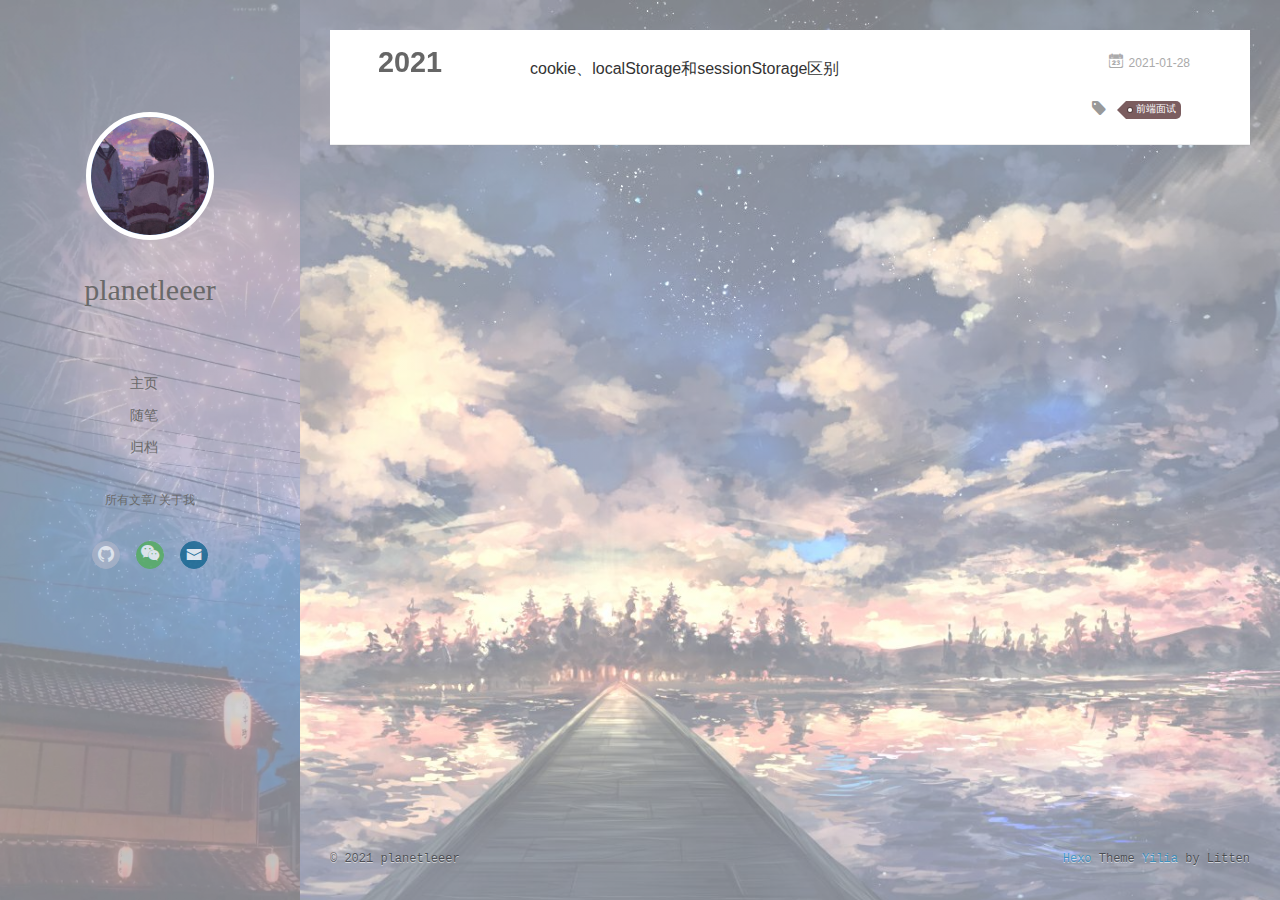
<file: tags/前端面试/index.html>
<!DOCTYPE html>
<html>
<head>
  <meta charset="utf-8">
  
  <meta name="renderer" content="webkit">
  <meta http-equiv="X-UA-Compatible" content="IE=edge" >
  <link rel="dns-prefetch" href="http://planetleeer.github.io">
  <title>Tag: 前端面试 | 小行星·李的博客</title>
  <meta name="viewport" content="width=device-width, initial-scale=1, maximum-scale=1">
  <meta property="og:type" content="website">
<meta property="og:title" content="小行星·李的博客">
<meta property="og:url" content="http://planetleeer.github.io/tags/%E5%89%8D%E7%AB%AF%E9%9D%A2%E8%AF%95/index.html">
<meta property="og:site_name" content="小行星·李的博客">
<meta property="og:locale" content="zh_CN">
<meta property="article:author" content="planetleeer">
<meta name="twitter:card" content="summary">
  
    <link rel="alternative" href="/atom.xml" title="小行星·李的博客" type="application/atom+xml">
  
  
    <link rel="icon" href="/assets/favicon.png">
  
  <link rel="stylesheet" type="text/css" href="/./main.0cf68a.css">
  <style type="text/css">
  
    #container.show {
      background: linear-gradient(200deg,#a0cfe4,#e8c37e);
    }
  </style>
  

  

<meta name="generator" content="Hexo 5.2.0"></head>

<body>
  <div id="container" q-class="show:isCtnShow">
    <canvas id="anm-canvas" class="anm-canvas"></canvas>
    <div class="left-col" q-class="show:isShow">
      
<!-- <div class="overlay" style="background: #000000"></div> -->
<div class="overlay"></div>
<div class="intrude-less">
	<header id="header" class="inner">
		<a href="/" class="profilepic">
			<img src="/assets/head.jpg" class="js-avatar">
		</a>
		<hgroup>
		  <h1 class="header-author"><a href="/">planetleeer</a></h1>
		</hgroup>
		

		<nav class="header-menu">
			<ul>
			
				<li><a href="/">主页</a></li>
	        
				<li><a href="/tags/%E9%9A%8F%E7%AC%94/">随笔</a></li>
	        
				<li><a href="/archives/index.html">归档</a></li>
	        
			</ul>
		</nav>
		<nav class="header-smart-menu">
    		
    			
    			<a q-on="click: openSlider(e, 'innerArchive')" href="javascript:void(0)">所有文章</a>
    			
            
    			
    			<a q-on="click: openSlider(e, 'aboutme')" href="javascript:void(0)">关于我</a>
    			
            
		</nav>
		<nav class="header-nav">
			<div class="social">
				
					<a class="github" target="_blank" href="https://github.com/planetleeer" title="github"><i class="icon-github"></i></a>
		        
					<a class="weixin" target="_blank" href="/assets/wechat.jpg" title="weixin"><i class="icon-weixin"></i></a>
		        
					<a class="mail" target="_blank" href="mailto:licong_my@163.com" title="mail"><i class="icon-mail"></i></a>
		        
			</div>
		<!-- 网易云音乐插件 -->
		
			<div style="position:absolute; bottom:120px left:auto; width:85%">
				<iframe frameborder="no" border="0" marginwidth="0" marginheight="0" width=200 height=86 src="//music.163.com/outchain/player?type=2&id=1476239407&auto=0&height=66"></iframe>
			</div>
		

		</nav>
	</header>		
</div>

    </div>
    <div class="mid-col" q-class="show:isShow,hide:isShow|isFalse">
      
<nav id="mobile-nav">
  	<div class="overlay js-overlay" style="background: #000000"></div>
	<div class="btnctn js-mobile-btnctn">
  		<div class="slider-trigger list" q-on="click: openSlider(e)"><i class="icon icon-sort"></i></div>
	</div>
	<div class="intrude-less">
		<header id="header" class="inner">
			<div class="profilepic">
				<img src="/assets/head.jpg" class="js-avatar">
			</div>
			<hgroup>
			  <h1 class="header-author js-header-author">planetleeer</h1>
			</hgroup>
			
			
			
				
			
				
			
				
			
			
			
			<nav class="header-nav">
				<div class="social">
					
						<a class="github" target="_blank" href="https://github.com/planetleeer" title="github"><i class="icon-github"></i></a>
			        
						<a class="weixin" target="_blank" href="/assets/wechat.jpg" title="weixin"><i class="icon-weixin"></i></a>
			        
						<a class="mail" target="_blank" href="mailto:licong_my@163.com" title="mail"><i class="icon-mail"></i></a>
			        
				</div>
			</nav>

			<nav class="header-menu js-header-menu">
				<ul style="width: 70%">
				
				
					<li style="width: 33.333333333333336%"><a href="/">主页</a></li>
		        
					<li style="width: 33.333333333333336%"><a href="/tags/%E9%9A%8F%E7%AC%94/">随笔</a></li>
		        
					<li style="width: 33.333333333333336%"><a href="/archives/index.html">归档</a></li>
		        
				</ul>
			</nav>
		</header>				
	</div>
	<div class="mobile-mask" style="display:none" q-show="isShow"></div>
</nav>

      <div id="wrapper" class="body-wrap">
        <div class="menu-l">
          <div class="canvas-wrap">
            <canvas data-colors="#eaeaea" data-sectionHeight="100" data-contentId="js-content" id="myCanvas1" class="anm-canvas"></canvas>
          </div>
          <div id="js-content" class="content-ll">
            
  
  
    
    
      
      
      <section class="archives-wrap">
        <div class="archive-year-wrap">
          <a href="/archives/2021" class="archive-year">2021</a>
        </div>
        <div class="archives">
    
    <article class="archive-article archive-type-post">
  <div class="archive-article-inner">
    <header class="archive-article-header">
      	<div class="article-meta">
	      	<a href="/2021/01/28/cookie%E3%80%81localStorage%E5%92%8CsessionStorage%E5%8C%BA%E5%88%AB/" class="archive-article-date">
  	<time datetime="2021-01-28T04:56:36.000Z" itemprop="datePublished"><i class="icon-calendar icon"></i>2021-01-28</time>
</a>
        </div>
    	 
  
    <h1 itemprop="name">
      <a class="archive-article-title" href="/2021/01/28/cookie%E3%80%81localStorage%E5%92%8CsessionStorage%E5%8C%BA%E5%88%AB/">cookie、localStorage和sessionStorage区别</a>
    </h1>
  

        <div class="article-info info-on-right">
          
	<div class="article-tag tagcloud">
		<i class="icon-price-tags icon"></i>
		<ul class="article-tag-list">
			 
        		<li class="article-tag-list-item">
        			<a href="javascript:void(0)" class="js-tag article-tag-list-link color5">前端面试</a>
        		</li>
      		
		</ul>
	</div>

          

        </div>
        <div class="clearfix"></div>
    </header>
  </div>
</article>
  
  
    </div></section>
  

    


          </div>
        </div>
      </div>
      <footer id="footer">
  <div class="outer">
    <div id="footer-info">
    	<div class="footer-left">
    		&copy; 2021 planetleeer
    	</div>
      	<div class="footer-right">
      		<a href="http://hexo.io/" target="_blank">Hexo</a>  Theme <a href="https://github.com/litten/hexo-theme-yilia" target="_blank">Yilia</a> by Litten
      	</div>
    </div>
  </div>
</footer>

<!--页面点击小红心-->
<script type="text/javascript" src="/love.js"></script>
    </div>
    <script>
	var yiliaConfig = {
		mathjax: false,
		isHome: false,
		isPost: false,
		isArchive: false,
		isTag: true,
		isCategory: false,
		open_in_new: false,
		toc_hide_index: true,
		root: "/",
		innerArchive: true,
		showTags: false
	}
</script>

<script>!function(t){function n(e){if(r[e])return r[e].exports;var i=r[e]={exports:{},id:e,loaded:!1};return t[e].call(i.exports,i,i.exports,n),i.loaded=!0,i.exports}var r={};n.m=t,n.c=r,n.p="./",n(0)}([function(t,n,r){r(195),t.exports=r(191)},function(t,n,r){var e=r(3),i=r(52),o=r(27),u=r(28),c=r(53),f="prototype",a=function(t,n,r){var s,l,h,v,p=t&a.F,d=t&a.G,y=t&a.S,g=t&a.P,b=t&a.B,m=d?e:y?e[n]||(e[n]={}):(e[n]||{})[f],x=d?i:i[n]||(i[n]={}),w=x[f]||(x[f]={});d&&(r=n);for(s in r)l=!p&&m&&void 0!==m[s],h=(l?m:r)[s],v=b&&l?c(h,e):g&&"function"==typeof h?c(Function.call,h):h,m&&u(m,s,h,t&a.U),x[s]!=h&&o(x,s,v),g&&w[s]!=h&&(w[s]=h)};e.core=i,a.F=1,a.G=2,a.S=4,a.P=8,a.B=16,a.W=32,a.U=64,a.R=128,t.exports=a},function(t,n,r){var e=r(6);t.exports=function(t){if(!e(t))throw TypeError(t+" is not an object!");return t}},function(t,n){var r=t.exports="undefined"!=typeof window&&window.Math==Math?window:"undefined"!=typeof self&&self.Math==Math?self:Function("return this")();"number"==typeof __g&&(__g=r)},function(t,n){t.exports=function(t){try{return!!t()}catch(t){return!0}}},function(t,n){var r=t.exports="undefined"!=typeof window&&window.Math==Math?window:"undefined"!=typeof self&&self.Math==Math?self:Function("return this")();"number"==typeof __g&&(__g=r)},function(t,n){t.exports=function(t){return"object"==typeof t?null!==t:"function"==typeof t}},function(t,n,r){var e=r(126)("wks"),i=r(76),o=r(3).Symbol,u="function"==typeof o;(t.exports=function(t){return e[t]||(e[t]=u&&o[t]||(u?o:i)("Symbol."+t))}).store=e},function(t,n){var r={}.hasOwnProperty;t.exports=function(t,n){return r.call(t,n)}},function(t,n,r){var e=r(94),i=r(33);t.exports=function(t){return e(i(t))}},function(t,n,r){t.exports=!r(4)(function(){return 7!=Object.defineProperty({},"a",{get:function(){return 7}}).a})},function(t,n,r){var e=r(2),i=r(167),o=r(50),u=Object.defineProperty;n.f=r(10)?Object.defineProperty:function(t,n,r){if(e(t),n=o(n,!0),e(r),i)try{return u(t,n,r)}catch(t){}if("get"in r||"set"in r)throw TypeError("Accessors not supported!");return"value"in r&&(t[n]=r.value),t}},function(t,n,r){t.exports=!r(18)(function(){return 7!=Object.defineProperty({},"a",{get:function(){return 7}}).a})},function(t,n,r){var e=r(14),i=r(22);t.exports=r(12)?function(t,n,r){return e.f(t,n,i(1,r))}:function(t,n,r){return t[n]=r,t}},function(t,n,r){var e=r(20),i=r(58),o=r(42),u=Object.defineProperty;n.f=r(12)?Object.defineProperty:function(t,n,r){if(e(t),n=o(n,!0),e(r),i)try{return u(t,n,r)}catch(t){}if("get"in r||"set"in r)throw TypeError("Accessors not supported!");return"value"in r&&(t[n]=r.value),t}},function(t,n,r){var e=r(40)("wks"),i=r(23),o=r(5).Symbol,u="function"==typeof o;(t.exports=function(t){return e[t]||(e[t]=u&&o[t]||(u?o:i)("Symbol."+t))}).store=e},function(t,n,r){var e=r(67),i=Math.min;t.exports=function(t){return t>0?i(e(t),9007199254740991):0}},function(t,n,r){var e=r(46);t.exports=function(t){return Object(e(t))}},function(t,n){t.exports=function(t){try{return!!t()}catch(t){return!0}}},function(t,n,r){var e=r(63),i=r(34);t.exports=Object.keys||function(t){return e(t,i)}},function(t,n,r){var e=r(21);t.exports=function(t){if(!e(t))throw TypeError(t+" is not an object!");return t}},function(t,n){t.exports=function(t){return"object"==typeof t?null!==t:"function"==typeof t}},function(t,n){t.exports=function(t,n){return{enumerable:!(1&t),configurable:!(2&t),writable:!(4&t),value:n}}},function(t,n){var r=0,e=Math.random();t.exports=function(t){return"Symbol(".concat(void 0===t?"":t,")_",(++r+e).toString(36))}},function(t,n){var r={}.hasOwnProperty;t.exports=function(t,n){return r.call(t,n)}},function(t,n){var r=t.exports={version:"2.4.0"};"number"==typeof __e&&(__e=r)},function(t,n){t.exports=function(t){if("function"!=typeof t)throw TypeError(t+" is not a function!");return t}},function(t,n,r){var e=r(11),i=r(66);t.exports=r(10)?function(t,n,r){return e.f(t,n,i(1,r))}:function(t,n,r){return t[n]=r,t}},function(t,n,r){var e=r(3),i=r(27),o=r(24),u=r(76)("src"),c="toString",f=Function[c],a=(""+f).split(c);r(52).inspectSource=function(t){return f.call(t)},(t.exports=function(t,n,r,c){var f="function"==typeof r;f&&(o(r,"name")||i(r,"name",n)),t[n]!==r&&(f&&(o(r,u)||i(r,u,t[n]?""+t[n]:a.join(String(n)))),t===e?t[n]=r:c?t[n]?t[n]=r:i(t,n,r):(delete t[n],i(t,n,r)))})(Function.prototype,c,function(){return"function"==typeof this&&this[u]||f.call(this)})},function(t,n,r){var e=r(1),i=r(4),o=r(46),u=function(t,n,r,e){var i=String(o(t)),u="<"+n;return""!==r&&(u+=" "+r+'="'+String(e).replace(/"/g,"&quot;")+'"'),u+">"+i+"</"+n+">"};t.exports=function(t,n){var r={};r[t]=n(u),e(e.P+e.F*i(function(){var n=""[t]('"');return n!==n.toLowerCase()||n.split('"').length>3}),"String",r)}},function(t,n,r){var e=r(115),i=r(46);t.exports=function(t){return e(i(t))}},function(t,n,r){var e=r(116),i=r(66),o=r(30),u=r(50),c=r(24),f=r(167),a=Object.getOwnPropertyDescriptor;n.f=r(10)?a:function(t,n){if(t=o(t),n=u(n,!0),f)try{return a(t,n)}catch(t){}if(c(t,n))return i(!e.f.call(t,n),t[n])}},function(t,n,r){var e=r(24),i=r(17),o=r(145)("IE_PROTO"),u=Object.prototype;t.exports=Object.getPrototypeOf||function(t){return t=i(t),e(t,o)?t[o]:"function"==typeof t.constructor&&t instanceof t.constructor?t.constructor.prototype:t instanceof Object?u:null}},function(t,n){t.exports=function(t){if(void 0==t)throw TypeError("Can't call method on  "+t);return t}},function(t,n){t.exports="constructor,hasOwnProperty,isPrototypeOf,propertyIsEnumerable,toLocaleString,toString,valueOf".split(",")},function(t,n){t.exports={}},function(t,n){t.exports=!0},function(t,n){n.f={}.propertyIsEnumerable},function(t,n,r){var e=r(14).f,i=r(8),o=r(15)("toStringTag");t.exports=function(t,n,r){t&&!i(t=r?t:t.prototype,o)&&e(t,o,{configurable:!0,value:n})}},function(t,n,r){var e=r(40)("keys"),i=r(23);t.exports=function(t){return e[t]||(e[t]=i(t))}},function(t,n,r){var e=r(5),i="__core-js_shared__",o=e[i]||(e[i]={});t.exports=function(t){return o[t]||(o[t]={})}},function(t,n){var r=Math.ceil,e=Math.floor;t.exports=function(t){return isNaN(t=+t)?0:(t>0?e:r)(t)}},function(t,n,r){var e=r(21);t.exports=function(t,n){if(!e(t))return t;var r,i;if(n&&"function"==typeof(r=t.toString)&&!e(i=r.call(t)))return i;if("function"==typeof(r=t.valueOf)&&!e(i=r.call(t)))return i;if(!n&&"function"==typeof(r=t.toString)&&!e(i=r.call(t)))return i;throw TypeError("Can't convert object to primitive value")}},function(t,n,r){var e=r(5),i=r(25),o=r(36),u=r(44),c=r(14).f;t.exports=function(t){var n=i.Symbol||(i.Symbol=o?{}:e.Symbol||{});"_"==t.charAt(0)||t in n||c(n,t,{value:u.f(t)})}},function(t,n,r){n.f=r(15)},function(t,n){var r={}.toString;t.exports=function(t){return r.call(t).slice(8,-1)}},function(t,n){t.exports=function(t){if(void 0==t)throw TypeError("Can't call method on  "+t);return t}},function(t,n,r){var e=r(4);t.exports=function(t,n){return!!t&&e(function(){n?t.call(null,function(){},1):t.call(null)})}},function(t,n,r){var e=r(53),i=r(115),o=r(17),u=r(16),c=r(203);t.exports=function(t,n){var r=1==t,f=2==t,a=3==t,s=4==t,l=6==t,h=5==t||l,v=n||c;return function(n,c,p){for(var d,y,g=o(n),b=i(g),m=e(c,p,3),x=u(b.length),w=0,S=r?v(n,x):f?v(n,0):void 0;x>w;w++)if((h||w in b)&&(d=b[w],y=m(d,w,g),t))if(r)S[w]=y;else if(y)switch(t){case 3:return!0;case 5:return d;case 6:return w;case 2:S.push(d)}else if(s)return!1;return l?-1:a||s?s:S}}},function(t,n,r){var e=r(1),i=r(52),o=r(4);t.exports=function(t,n){var r=(i.Object||{})[t]||Object[t],u={};u[t]=n(r),e(e.S+e.F*o(function(){r(1)}),"Object",u)}},function(t,n,r){var e=r(6);t.exports=function(t,n){if(!e(t))return t;var r,i;if(n&&"function"==typeof(r=t.toString)&&!e(i=r.call(t)))return i;if("function"==typeof(r=t.valueOf)&&!e(i=r.call(t)))return i;if(!n&&"function"==typeof(r=t.toString)&&!e(i=r.call(t)))return i;throw TypeError("Can't convert object to primitive value")}},function(t,n,r){var e=r(5),i=r(25),o=r(91),u=r(13),c="prototype",f=function(t,n,r){var a,s,l,h=t&f.F,v=t&f.G,p=t&f.S,d=t&f.P,y=t&f.B,g=t&f.W,b=v?i:i[n]||(i[n]={}),m=b[c],x=v?e:p?e[n]:(e[n]||{})[c];v&&(r=n);for(a in r)(s=!h&&x&&void 0!==x[a])&&a in b||(l=s?x[a]:r[a],b[a]=v&&"function"!=typeof x[a]?r[a]:y&&s?o(l,e):g&&x[a]==l?function(t){var n=function(n,r,e){if(this instanceof t){switch(arguments.length){case 0:return new t;case 1:return new t(n);case 2:return new t(n,r)}return new t(n,r,e)}return t.apply(this,arguments)};return n[c]=t[c],n}(l):d&&"function"==typeof l?o(Function.call,l):l,d&&((b.virtual||(b.virtual={}))[a]=l,t&f.R&&m&&!m[a]&&u(m,a,l)))};f.F=1,f.G=2,f.S=4,f.P=8,f.B=16,f.W=32,f.U=64,f.R=128,t.exports=f},function(t,n){var r=t.exports={version:"2.4.0"};"number"==typeof __e&&(__e=r)},function(t,n,r){var e=r(26);t.exports=function(t,n,r){if(e(t),void 0===n)return t;switch(r){case 1:return function(r){return t.call(n,r)};case 2:return function(r,e){return t.call(n,r,e)};case 3:return function(r,e,i){return t.call(n,r,e,i)}}return function(){return t.apply(n,arguments)}}},function(t,n,r){var e=r(183),i=r(1),o=r(126)("metadata"),u=o.store||(o.store=new(r(186))),c=function(t,n,r){var i=u.get(t);if(!i){if(!r)return;u.set(t,i=new e)}var o=i.get(n);if(!o){if(!r)return;i.set(n,o=new e)}return o},f=function(t,n,r){var e=c(n,r,!1);return void 0!==e&&e.has(t)},a=function(t,n,r){var e=c(n,r,!1);return void 0===e?void 0:e.get(t)},s=function(t,n,r,e){c(r,e,!0).set(t,n)},l=function(t,n){var r=c(t,n,!1),e=[];return r&&r.forEach(function(t,n){e.push(n)}),e},h=function(t){return void 0===t||"symbol"==typeof t?t:String(t)},v=function(t){i(i.S,"Reflect",t)};t.exports={store:u,map:c,has:f,get:a,set:s,keys:l,key:h,exp:v}},function(t,n,r){"use strict";if(r(10)){var e=r(69),i=r(3),o=r(4),u=r(1),c=r(127),f=r(152),a=r(53),s=r(68),l=r(66),h=r(27),v=r(73),p=r(67),d=r(16),y=r(75),g=r(50),b=r(24),m=r(180),x=r(114),w=r(6),S=r(17),_=r(137),O=r(70),E=r(32),P=r(71).f,j=r(154),F=r(76),M=r(7),A=r(48),N=r(117),T=r(146),I=r(155),k=r(80),L=r(123),R=r(74),C=r(130),D=r(160),U=r(11),W=r(31),G=U.f,B=W.f,V=i.RangeError,z=i.TypeError,q=i.Uint8Array,K="ArrayBuffer",J="Shared"+K,Y="BYTES_PER_ELEMENT",H="prototype",$=Array[H],X=f.ArrayBuffer,Q=f.DataView,Z=A(0),tt=A(2),nt=A(3),rt=A(4),et=A(5),it=A(6),ot=N(!0),ut=N(!1),ct=I.values,ft=I.keys,at=I.entries,st=$.lastIndexOf,lt=$.reduce,ht=$.reduceRight,vt=$.join,pt=$.sort,dt=$.slice,yt=$.toString,gt=$.toLocaleString,bt=M("iterator"),mt=M("toStringTag"),xt=F("typed_constructor"),wt=F("def_constructor"),St=c.CONSTR,_t=c.TYPED,Ot=c.VIEW,Et="Wrong length!",Pt=A(1,function(t,n){return Tt(T(t,t[wt]),n)}),jt=o(function(){return 1===new q(new Uint16Array([1]).buffer)[0]}),Ft=!!q&&!!q[H].set&&o(function(){new q(1).set({})}),Mt=function(t,n){if(void 0===t)throw z(Et);var r=+t,e=d(t);if(n&&!m(r,e))throw V(Et);return e},At=function(t,n){var r=p(t);if(r<0||r%n)throw V("Wrong offset!");return r},Nt=function(t){if(w(t)&&_t in t)return t;throw z(t+" is not a typed array!")},Tt=function(t,n){if(!(w(t)&&xt in t))throw z("It is not a typed array constructor!");return new t(n)},It=function(t,n){return kt(T(t,t[wt]),n)},kt=function(t,n){for(var r=0,e=n.length,i=Tt(t,e);e>r;)i[r]=n[r++];return i},Lt=function(t,n,r){G(t,n,{get:function(){return this._d[r]}})},Rt=function(t){var n,r,e,i,o,u,c=S(t),f=arguments.length,s=f>1?arguments[1]:void 0,l=void 0!==s,h=j(c);if(void 0!=h&&!_(h)){for(u=h.call(c),e=[],n=0;!(o=u.next()).done;n++)e.push(o.value);c=e}for(l&&f>2&&(s=a(s,arguments[2],2)),n=0,r=d(c.length),i=Tt(this,r);r>n;n++)i[n]=l?s(c[n],n):c[n];return i},Ct=function(){for(var t=0,n=arguments.length,r=Tt(this,n);n>t;)r[t]=arguments[t++];return r},Dt=!!q&&o(function(){gt.call(new q(1))}),Ut=function(){return gt.apply(Dt?dt.call(Nt(this)):Nt(this),arguments)},Wt={copyWithin:function(t,n){return D.call(Nt(this),t,n,arguments.length>2?arguments[2]:void 0)},every:function(t){return rt(Nt(this),t,arguments.length>1?arguments[1]:void 0)},fill:function(t){return C.apply(Nt(this),arguments)},filter:function(t){return It(this,tt(Nt(this),t,arguments.length>1?arguments[1]:void 0))},find:function(t){return et(Nt(this),t,arguments.length>1?arguments[1]:void 0)},findIndex:function(t){return it(Nt(this),t,arguments.length>1?arguments[1]:void 0)},forEach:function(t){Z(Nt(this),t,arguments.length>1?arguments[1]:void 0)},indexOf:function(t){return ut(Nt(this),t,arguments.length>1?arguments[1]:void 0)},includes:function(t){return ot(Nt(this),t,arguments.length>1?arguments[1]:void 0)},join:function(t){return vt.apply(Nt(this),arguments)},lastIndexOf:function(t){return st.apply(Nt(this),arguments)},map:function(t){return Pt(Nt(this),t,arguments.length>1?arguments[1]:void 0)},reduce:function(t){return lt.apply(Nt(this),arguments)},reduceRight:function(t){return ht.apply(Nt(this),arguments)},reverse:function(){for(var t,n=this,r=Nt(n).length,e=Math.floor(r/2),i=0;i<e;)t=n[i],n[i++]=n[--r],n[r]=t;return n},some:function(t){return nt(Nt(this),t,arguments.length>1?arguments[1]:void 0)},sort:function(t){return pt.call(Nt(this),t)},subarray:function(t,n){var r=Nt(this),e=r.length,i=y(t,e);return new(T(r,r[wt]))(r.buffer,r.byteOffset+i*r.BYTES_PER_ELEMENT,d((void 0===n?e:y(n,e))-i))}},Gt=function(t,n){return It(this,dt.call(Nt(this),t,n))},Bt=function(t){Nt(this);var n=At(arguments[1],1),r=this.length,e=S(t),i=d(e.length),o=0;if(i+n>r)throw V(Et);for(;o<i;)this[n+o]=e[o++]},Vt={entries:function(){return at.call(Nt(this))},keys:function(){return ft.call(Nt(this))},values:function(){return ct.call(Nt(this))}},zt=function(t,n){return w(t)&&t[_t]&&"symbol"!=typeof n&&n in t&&String(+n)==String(n)},qt=function(t,n){return zt(t,n=g(n,!0))?l(2,t[n]):B(t,n)},Kt=function(t,n,r){return!(zt(t,n=g(n,!0))&&w(r)&&b(r,"value"))||b(r,"get")||b(r,"set")||r.configurable||b(r,"writable")&&!r.writable||b(r,"enumerable")&&!r.enumerable?G(t,n,r):(t[n]=r.value,t)};St||(W.f=qt,U.f=Kt),u(u.S+u.F*!St,"Object",{getOwnPropertyDescriptor:qt,defineProperty:Kt}),o(function(){yt.call({})})&&(yt=gt=function(){return vt.call(this)});var Jt=v({},Wt);v(Jt,Vt),h(Jt,bt,Vt.values),v(Jt,{slice:Gt,set:Bt,constructor:function(){},toString:yt,toLocaleString:Ut}),Lt(Jt,"buffer","b"),Lt(Jt,"byteOffset","o"),Lt(Jt,"byteLength","l"),Lt(Jt,"length","e"),G(Jt,mt,{get:function(){return this[_t]}}),t.exports=function(t,n,r,f){f=!!f;var a=t+(f?"Clamped":"")+"Array",l="Uint8Array"!=a,v="get"+t,p="set"+t,y=i[a],g=y||{},b=y&&E(y),m=!y||!c.ABV,S={},_=y&&y[H],j=function(t,r){var e=t._d;return e.v[v](r*n+e.o,jt)},F=function(t,r,e){var i=t._d;f&&(e=(e=Math.round(e))<0?0:e>255?255:255&e),i.v[p](r*n+i.o,e,jt)},M=function(t,n){G(t,n,{get:function(){return j(this,n)},set:function(t){return F(this,n,t)},enumerable:!0})};m?(y=r(function(t,r,e,i){s(t,y,a,"_d");var o,u,c,f,l=0,v=0;if(w(r)){if(!(r instanceof X||(f=x(r))==K||f==J))return _t in r?kt(y,r):Rt.call(y,r);o=r,v=At(e,n);var p=r.byteLength;if(void 0===i){if(p%n)throw V(Et);if((u=p-v)<0)throw V(Et)}else if((u=d(i)*n)+v>p)throw V(Et);c=u/n}else c=Mt(r,!0),u=c*n,o=new X(u);for(h(t,"_d",{b:o,o:v,l:u,e:c,v:new Q(o)});l<c;)M(t,l++)}),_=y[H]=O(Jt),h(_,"constructor",y)):L(function(t){new y(null),new y(t)},!0)||(y=r(function(t,r,e,i){s(t,y,a);var o;return w(r)?r instanceof X||(o=x(r))==K||o==J?void 0!==i?new g(r,At(e,n),i):void 0!==e?new g(r,At(e,n)):new g(r):_t in r?kt(y,r):Rt.call(y,r):new g(Mt(r,l))}),Z(b!==Function.prototype?P(g).concat(P(b)):P(g),function(t){t in y||h(y,t,g[t])}),y[H]=_,e||(_.constructor=y));var A=_[bt],N=!!A&&("values"==A.name||void 0==A.name),T=Vt.values;h(y,xt,!0),h(_,_t,a),h(_,Ot,!0),h(_,wt,y),(f?new y(1)[mt]==a:mt in _)||G(_,mt,{get:function(){return a}}),S[a]=y,u(u.G+u.W+u.F*(y!=g),S),u(u.S,a,{BYTES_PER_ELEMENT:n,from:Rt,of:Ct}),Y in _||h(_,Y,n),u(u.P,a,Wt),R(a),u(u.P+u.F*Ft,a,{set:Bt}),u(u.P+u.F*!N,a,Vt),u(u.P+u.F*(_.toString!=yt),a,{toString:yt}),u(u.P+u.F*o(function(){new y(1).slice()}),a,{slice:Gt}),u(u.P+u.F*(o(function(){return[1,2].toLocaleString()!=new y([1,2]).toLocaleString()})||!o(function(){_.toLocaleString.call([1,2])})),a,{toLocaleString:Ut}),k[a]=N?A:T,e||N||h(_,bt,T)}}else t.exports=function(){}},function(t,n){var r={}.toString;t.exports=function(t){return r.call(t).slice(8,-1)}},function(t,n,r){var e=r(21),i=r(5).document,o=e(i)&&e(i.createElement);t.exports=function(t){return o?i.createElement(t):{}}},function(t,n,r){t.exports=!r(12)&&!r(18)(function(){return 7!=Object.defineProperty(r(57)("div"),"a",{get:function(){return 7}}).a})},function(t,n,r){"use strict";var e=r(36),i=r(51),o=r(64),u=r(13),c=r(8),f=r(35),a=r(96),s=r(38),l=r(103),h=r(15)("iterator"),v=!([].keys&&"next"in[].keys()),p="keys",d="values",y=function(){return this};t.exports=function(t,n,r,g,b,m,x){a(r,n,g);var w,S,_,O=function(t){if(!v&&t in F)return F[t];switch(t){case p:case d:return function(){return new r(this,t)}}return function(){return new r(this,t)}},E=n+" Iterator",P=b==d,j=!1,F=t.prototype,M=F[h]||F["@@iterator"]||b&&F[b],A=M||O(b),N=b?P?O("entries"):A:void 0,T="Array"==n?F.entries||M:M;if(T&&(_=l(T.call(new t)))!==Object.prototype&&(s(_,E,!0),e||c(_,h)||u(_,h,y)),P&&M&&M.name!==d&&(j=!0,A=function(){return M.call(this)}),e&&!x||!v&&!j&&F[h]||u(F,h,A),f[n]=A,f[E]=y,b)if(w={values:P?A:O(d),keys:m?A:O(p),entries:N},x)for(S in w)S in F||o(F,S,w[S]);else i(i.P+i.F*(v||j),n,w);return w}},function(t,n,r){var e=r(20),i=r(100),o=r(34),u=r(39)("IE_PROTO"),c=function(){},f="prototype",a=function(){var t,n=r(57)("iframe"),e=o.length;for(n.style.display="none",r(93).appendChild(n),n.src="javascript:",t=n.contentWindow.document,t.open(),t.write("<script>document.F=Object<\/script>"),t.close(),a=t.F;e--;)delete a[f][o[e]];return a()};t.exports=Object.create||function(t,n){var r;return null!==t?(c[f]=e(t),r=new c,c[f]=null,r[u]=t):r=a(),void 0===n?r:i(r,n)}},function(t,n,r){var e=r(63),i=r(34).concat("length","prototype");n.f=Object.getOwnPropertyNames||function(t){return e(t,i)}},function(t,n){n.f=Object.getOwnPropertySymbols},function(t,n,r){var e=r(8),i=r(9),o=r(90)(!1),u=r(39)("IE_PROTO");t.exports=function(t,n){var r,c=i(t),f=0,a=[];for(r in c)r!=u&&e(c,r)&&a.push(r);for(;n.length>f;)e(c,r=n[f++])&&(~o(a,r)||a.push(r));return a}},function(t,n,r){t.exports=r(13)},function(t,n,r){var e=r(76)("meta"),i=r(6),o=r(24),u=r(11).f,c=0,f=Object.isExtensible||function(){return!0},a=!r(4)(function(){return f(Object.preventExtensions({}))}),s=function(t){u(t,e,{value:{i:"O"+ ++c,w:{}}})},l=function(t,n){if(!i(t))return"symbol"==typeof t?t:("string"==typeof t?"S":"P")+t;if(!o(t,e)){if(!f(t))return"F";if(!n)return"E";s(t)}return t[e].i},h=function(t,n){if(!o(t,e)){if(!f(t))return!0;if(!n)return!1;s(t)}return t[e].w},v=function(t){return a&&p.NEED&&f(t)&&!o(t,e)&&s(t),t},p=t.exports={KEY:e,NEED:!1,fastKey:l,getWeak:h,onFreeze:v}},function(t,n){t.exports=function(t,n){return{enumerable:!(1&t),configurable:!(2&t),writable:!(4&t),value:n}}},function(t,n){var r=Math.ceil,e=Math.floor;t.exports=function(t){return isNaN(t=+t)?0:(t>0?e:r)(t)}},function(t,n){t.exports=function(t,n,r,e){if(!(t instanceof n)||void 0!==e&&e in t)throw TypeError(r+": incorrect invocation!");return t}},function(t,n){t.exports=!1},function(t,n,r){var e=r(2),i=r(173),o=r(133),u=r(145)("IE_PROTO"),c=function(){},f="prototype",a=function(){var t,n=r(132)("iframe"),e=o.length;for(n.style.display="none",r(135).appendChild(n),n.src="javascript:",t=n.contentWindow.document,t.open(),t.write("<script>document.F=Object<\/script>"),t.close(),a=t.F;e--;)delete a[f][o[e]];return a()};t.exports=Object.create||function(t,n){var r;return null!==t?(c[f]=e(t),r=new c,c[f]=null,r[u]=t):r=a(),void 0===n?r:i(r,n)}},function(t,n,r){var e=r(175),i=r(133).concat("length","prototype");n.f=Object.getOwnPropertyNames||function(t){return e(t,i)}},function(t,n,r){var e=r(175),i=r(133);t.exports=Object.keys||function(t){return e(t,i)}},function(t,n,r){var e=r(28);t.exports=function(t,n,r){for(var i in n)e(t,i,n[i],r);return t}},function(t,n,r){"use strict";var e=r(3),i=r(11),o=r(10),u=r(7)("species");t.exports=function(t){var n=e[t];o&&n&&!n[u]&&i.f(n,u,{configurable:!0,get:function(){return this}})}},function(t,n,r){var e=r(67),i=Math.max,o=Math.min;t.exports=function(t,n){return t=e(t),t<0?i(t+n,0):o(t,n)}},function(t,n){var r=0,e=Math.random();t.exports=function(t){return"Symbol(".concat(void 0===t?"":t,")_",(++r+e).toString(36))}},function(t,n,r){var e=r(33);t.exports=function(t){return Object(e(t))}},function(t,n,r){var e=r(7)("unscopables"),i=Array.prototype;void 0==i[e]&&r(27)(i,e,{}),t.exports=function(t){i[e][t]=!0}},function(t,n,r){var e=r(53),i=r(169),o=r(137),u=r(2),c=r(16),f=r(154),a={},s={},n=t.exports=function(t,n,r,l,h){var v,p,d,y,g=h?function(){return t}:f(t),b=e(r,l,n?2:1),m=0;if("function"!=typeof g)throw TypeError(t+" is not iterable!");if(o(g)){for(v=c(t.length);v>m;m++)if((y=n?b(u(p=t[m])[0],p[1]):b(t[m]))===a||y===s)return y}else for(d=g.call(t);!(p=d.next()).done;)if((y=i(d,b,p.value,n))===a||y===s)return y};n.BREAK=a,n.RETURN=s},function(t,n){t.exports={}},function(t,n,r){var e=r(11).f,i=r(24),o=r(7)("toStringTag");t.exports=function(t,n,r){t&&!i(t=r?t:t.prototype,o)&&e(t,o,{configurable:!0,value:n})}},function(t,n,r){var e=r(1),i=r(46),o=r(4),u=r(150),c="["+u+"]",f="​",a=RegExp("^"+c+c+"*"),s=RegExp(c+c+"*$"),l=function(t,n,r){var i={},c=o(function(){return!!u[t]()||f[t]()!=f}),a=i[t]=c?n(h):u[t];r&&(i[r]=a),e(e.P+e.F*c,"String",i)},h=l.trim=function(t,n){return t=String(i(t)),1&n&&(t=t.replace(a,"")),2&n&&(t=t.replace(s,"")),t};t.exports=l},function(t,n,r){t.exports={default:r(86),__esModule:!0}},function(t,n,r){t.exports={default:r(87),__esModule:!0}},function(t,n,r){"use strict";function e(t){return t&&t.__esModule?t:{default:t}}n.__esModule=!0;var i=r(84),o=e(i),u=r(83),c=e(u),f="function"==typeof c.default&&"symbol"==typeof o.default?function(t){return typeof t}:function(t){return t&&"function"==typeof c.default&&t.constructor===c.default&&t!==c.default.prototype?"symbol":typeof t};n.default="function"==typeof c.default&&"symbol"===f(o.default)?function(t){return void 0===t?"undefined":f(t)}:function(t){return t&&"function"==typeof c.default&&t.constructor===c.default&&t!==c.default.prototype?"symbol":void 0===t?"undefined":f(t)}},function(t,n,r){r(110),r(108),r(111),r(112),t.exports=r(25).Symbol},function(t,n,r){r(109),r(113),t.exports=r(44).f("iterator")},function(t,n){t.exports=function(t){if("function"!=typeof t)throw TypeError(t+" is not a function!");return t}},function(t,n){t.exports=function(){}},function(t,n,r){var e=r(9),i=r(106),o=r(105);t.exports=function(t){return function(n,r,u){var c,f=e(n),a=i(f.length),s=o(u,a);if(t&&r!=r){for(;a>s;)if((c=f[s++])!=c)return!0}else for(;a>s;s++)if((t||s in f)&&f[s]===r)return t||s||0;return!t&&-1}}},function(t,n,r){var e=r(88);t.exports=function(t,n,r){if(e(t),void 0===n)return t;switch(r){case 1:return function(r){return t.call(n,r)};case 2:return function(r,e){return t.call(n,r,e)};case 3:return function(r,e,i){return t.call(n,r,e,i)}}return function(){return t.apply(n,arguments)}}},function(t,n,r){var e=r(19),i=r(62),o=r(37);t.exports=function(t){var n=e(t),r=i.f;if(r)for(var u,c=r(t),f=o.f,a=0;c.length>a;)f.call(t,u=c[a++])&&n.push(u);return n}},function(t,n,r){t.exports=r(5).document&&document.documentElement},function(t,n,r){var e=r(56);t.exports=Object("z").propertyIsEnumerable(0)?Object:function(t){return"String"==e(t)?t.split(""):Object(t)}},function(t,n,r){var e=r(56);t.exports=Array.isArray||function(t){return"Array"==e(t)}},function(t,n,r){"use strict";var e=r(60),i=r(22),o=r(38),u={};r(13)(u,r(15)("iterator"),function(){return this}),t.exports=function(t,n,r){t.prototype=e(u,{next:i(1,r)}),o(t,n+" Iterator")}},function(t,n){t.exports=function(t,n){return{value:n,done:!!t}}},function(t,n,r){var e=r(19),i=r(9);t.exports=function(t,n){for(var r,o=i(t),u=e(o),c=u.length,f=0;c>f;)if(o[r=u[f++]]===n)return r}},function(t,n,r){var e=r(23)("meta"),i=r(21),o=r(8),u=r(14).f,c=0,f=Object.isExtensible||function(){return!0},a=!r(18)(function(){return f(Object.preventExtensions({}))}),s=function(t){u(t,e,{value:{i:"O"+ ++c,w:{}}})},l=function(t,n){if(!i(t))return"symbol"==typeof t?t:("string"==typeof t?"S":"P")+t;if(!o(t,e)){if(!f(t))return"F";if(!n)return"E";s(t)}return t[e].i},h=function(t,n){if(!o(t,e)){if(!f(t))return!0;if(!n)return!1;s(t)}return t[e].w},v=function(t){return a&&p.NEED&&f(t)&&!o(t,e)&&s(t),t},p=t.exports={KEY:e,NEED:!1,fastKey:l,getWeak:h,onFreeze:v}},function(t,n,r){var e=r(14),i=r(20),o=r(19);t.exports=r(12)?Object.defineProperties:function(t,n){i(t);for(var r,u=o(n),c=u.length,f=0;c>f;)e.f(t,r=u[f++],n[r]);return t}},function(t,n,r){var e=r(37),i=r(22),o=r(9),u=r(42),c=r(8),f=r(58),a=Object.getOwnPropertyDescriptor;n.f=r(12)?a:function(t,n){if(t=o(t),n=u(n,!0),f)try{return a(t,n)}catch(t){}if(c(t,n))return i(!e.f.call(t,n),t[n])}},function(t,n,r){var e=r(9),i=r(61).f,o={}.toString,u="object"==typeof window&&window&&Object.getOwnPropertyNames?Object.getOwnPropertyNames(window):[],c=function(t){try{return i(t)}catch(t){return u.slice()}};t.exports.f=function(t){return u&&"[object Window]"==o.call(t)?c(t):i(e(t))}},function(t,n,r){var e=r(8),i=r(77),o=r(39)("IE_PROTO"),u=Object.prototype;t.exports=Object.getPrototypeOf||function(t){return t=i(t),e(t,o)?t[o]:"function"==typeof t.constructor&&t instanceof t.constructor?t.constructor.prototype:t instanceof Object?u:null}},function(t,n,r){var e=r(41),i=r(33);t.exports=function(t){return function(n,r){var o,u,c=String(i(n)),f=e(r),a=c.length;return f<0||f>=a?t?"":void 0:(o=c.charCodeAt(f),o<55296||o>56319||f+1===a||(u=c.charCodeAt(f+1))<56320||u>57343?t?c.charAt(f):o:t?c.slice(f,f+2):u-56320+(o-55296<<10)+65536)}}},function(t,n,r){var e=r(41),i=Math.max,o=Math.min;t.exports=function(t,n){return t=e(t),t<0?i(t+n,0):o(t,n)}},function(t,n,r){var e=r(41),i=Math.min;t.exports=function(t){return t>0?i(e(t),9007199254740991):0}},function(t,n,r){"use strict";var e=r(89),i=r(97),o=r(35),u=r(9);t.exports=r(59)(Array,"Array",function(t,n){this._t=u(t),this._i=0,this._k=n},function(){var t=this._t,n=this._k,r=this._i++;return!t||r>=t.length?(this._t=void 0,i(1)):"keys"==n?i(0,r):"values"==n?i(0,t[r]):i(0,[r,t[r]])},"values"),o.Arguments=o.Array,e("keys"),e("values"),e("entries")},function(t,n){},function(t,n,r){"use strict";var e=r(104)(!0);r(59)(String,"String",function(t){this._t=String(t),this._i=0},function(){var t,n=this._t,r=this._i;return r>=n.length?{value:void 0,done:!0}:(t=e(n,r),this._i+=t.length,{value:t,done:!1})})},function(t,n,r){"use strict";var e=r(5),i=r(8),o=r(12),u=r(51),c=r(64),f=r(99).KEY,a=r(18),s=r(40),l=r(38),h=r(23),v=r(15),p=r(44),d=r(43),y=r(98),g=r(92),b=r(95),m=r(20),x=r(9),w=r(42),S=r(22),_=r(60),O=r(102),E=r(101),P=r(14),j=r(19),F=E.f,M=P.f,A=O.f,N=e.Symbol,T=e.JSON,I=T&&T.stringify,k="prototype",L=v("_hidden"),R=v("toPrimitive"),C={}.propertyIsEnumerable,D=s("symbol-registry"),U=s("symbols"),W=s("op-symbols"),G=Object[k],B="function"==typeof N,V=e.QObject,z=!V||!V[k]||!V[k].findChild,q=o&&a(function(){return 7!=_(M({},"a",{get:function(){return M(this,"a",{value:7}).a}})).a})?function(t,n,r){var e=F(G,n);e&&delete G[n],M(t,n,r),e&&t!==G&&M(G,n,e)}:M,K=function(t){var n=U[t]=_(N[k]);return n._k=t,n},J=B&&"symbol"==typeof N.iterator?function(t){return"symbol"==typeof t}:function(t){return t instanceof N},Y=function(t,n,r){return t===G&&Y(W,n,r),m(t),n=w(n,!0),m(r),i(U,n)?(r.enumerable?(i(t,L)&&t[L][n]&&(t[L][n]=!1),r=_(r,{enumerable:S(0,!1)})):(i(t,L)||M(t,L,S(1,{})),t[L][n]=!0),q(t,n,r)):M(t,n,r)},H=function(t,n){m(t);for(var r,e=g(n=x(n)),i=0,o=e.length;o>i;)Y(t,r=e[i++],n[r]);return t},$=function(t,n){return void 0===n?_(t):H(_(t),n)},X=function(t){var n=C.call(this,t=w(t,!0));return!(this===G&&i(U,t)&&!i(W,t))&&(!(n||!i(this,t)||!i(U,t)||i(this,L)&&this[L][t])||n)},Q=function(t,n){if(t=x(t),n=w(n,!0),t!==G||!i(U,n)||i(W,n)){var r=F(t,n);return!r||!i(U,n)||i(t,L)&&t[L][n]||(r.enumerable=!0),r}},Z=function(t){for(var n,r=A(x(t)),e=[],o=0;r.length>o;)i(U,n=r[o++])||n==L||n==f||e.push(n);return e},tt=function(t){for(var n,r=t===G,e=A(r?W:x(t)),o=[],u=0;e.length>u;)!i(U,n=e[u++])||r&&!i(G,n)||o.push(U[n]);return o};B||(N=function(){if(this instanceof N)throw TypeError("Symbol is not a constructor!");var t=h(arguments.length>0?arguments[0]:void 0),n=function(r){this===G&&n.call(W,r),i(this,L)&&i(this[L],t)&&(this[L][t]=!1),q(this,t,S(1,r))};return o&&z&&q(G,t,{configurable:!0,set:n}),K(t)},c(N[k],"toString",function(){return this._k}),E.f=Q,P.f=Y,r(61).f=O.f=Z,r(37).f=X,r(62).f=tt,o&&!r(36)&&c(G,"propertyIsEnumerable",X,!0),p.f=function(t){return K(v(t))}),u(u.G+u.W+u.F*!B,{Symbol:N});for(var nt="hasInstance,isConcatSpreadable,iterator,match,replace,search,species,split,toPrimitive,toStringTag,unscopables".split(","),rt=0;nt.length>rt;)v(nt[rt++]);for(var nt=j(v.store),rt=0;nt.length>rt;)d(nt[rt++]);u(u.S+u.F*!B,"Symbol",{for:function(t){return i(D,t+="")?D[t]:D[t]=N(t)},keyFor:function(t){if(J(t))return y(D,t);throw TypeError(t+" is not a symbol!")},useSetter:function(){z=!0},useSimple:function(){z=!1}}),u(u.S+u.F*!B,"Object",{create:$,defineProperty:Y,defineProperties:H,getOwnPropertyDescriptor:Q,getOwnPropertyNames:Z,getOwnPropertySymbols:tt}),T&&u(u.S+u.F*(!B||a(function(){var t=N();return"[null]"!=I([t])||"{}"!=I({a:t})||"{}"!=I(Object(t))})),"JSON",{stringify:function(t){if(void 0!==t&&!J(t)){for(var n,r,e=[t],i=1;arguments.length>i;)e.push(arguments[i++]);return n=e[1],"function"==typeof n&&(r=n),!r&&b(n)||(n=function(t,n){if(r&&(n=r.call(this,t,n)),!J(n))return n}),e[1]=n,I.apply(T,e)}}}),N[k][R]||r(13)(N[k],R,N[k].valueOf),l(N,"Symbol"),l(Math,"Math",!0),l(e.JSON,"JSON",!0)},function(t,n,r){r(43)("asyncIterator")},function(t,n,r){r(43)("observable")},function(t,n,r){r(107);for(var e=r(5),i=r(13),o=r(35),u=r(15)("toStringTag"),c=["NodeList","DOMTokenList","MediaList","StyleSheetList","CSSRuleList"],f=0;f<5;f++){var a=c[f],s=e[a],l=s&&s.prototype;l&&!l[u]&&i(l,u,a),o[a]=o.Array}},function(t,n,r){var e=r(45),i=r(7)("toStringTag"),o="Arguments"==e(function(){return arguments}()),u=function(t,n){try{return t[n]}catch(t){}};t.exports=function(t){var n,r,c;return void 0===t?"Undefined":null===t?"Null":"string"==typeof(r=u(n=Object(t),i))?r:o?e(n):"Object"==(c=e(n))&&"function"==typeof n.callee?"Arguments":c}},function(t,n,r){var e=r(45);t.exports=Object("z").propertyIsEnumerable(0)?Object:function(t){return"String"==e(t)?t.split(""):Object(t)}},function(t,n){n.f={}.propertyIsEnumerable},function(t,n,r){var e=r(30),i=r(16),o=r(75);t.exports=function(t){return function(n,r,u){var c,f=e(n),a=i(f.length),s=o(u,a);if(t&&r!=r){for(;a>s;)if((c=f[s++])!=c)return!0}else for(;a>s;s++)if((t||s in f)&&f[s]===r)return t||s||0;return!t&&-1}}},function(t,n,r){"use strict";var e=r(3),i=r(1),o=r(28),u=r(73),c=r(65),f=r(79),a=r(68),s=r(6),l=r(4),h=r(123),v=r(81),p=r(136);t.exports=function(t,n,r,d,y,g){var b=e[t],m=b,x=y?"set":"add",w=m&&m.prototype,S={},_=function(t){var n=w[t];o(w,t,"delete"==t?function(t){return!(g&&!s(t))&&n.call(this,0===t?0:t)}:"has"==t?function(t){return!(g&&!s(t))&&n.call(this,0===t?0:t)}:"get"==t?function(t){return g&&!s(t)?void 0:n.call(this,0===t?0:t)}:"add"==t?function(t){return n.call(this,0===t?0:t),this}:function(t,r){return n.call(this,0===t?0:t,r),this})};if("function"==typeof m&&(g||w.forEach&&!l(function(){(new m).entries().next()}))){var O=new m,E=O[x](g?{}:-0,1)!=O,P=l(function(){O.has(1)}),j=h(function(t){new m(t)}),F=!g&&l(function(){for(var t=new m,n=5;n--;)t[x](n,n);return!t.has(-0)});j||(m=n(function(n,r){a(n,m,t);var e=p(new b,n,m);return void 0!=r&&f(r,y,e[x],e),e}),m.prototype=w,w.constructor=m),(P||F)&&(_("delete"),_("has"),y&&_("get")),(F||E)&&_(x),g&&w.clear&&delete w.clear}else m=d.getConstructor(n,t,y,x),u(m.prototype,r),c.NEED=!0;return v(m,t),S[t]=m,i(i.G+i.W+i.F*(m!=b),S),g||d.setStrong(m,t,y),m}},function(t,n,r){"use strict";var e=r(27),i=r(28),o=r(4),u=r(46),c=r(7);t.exports=function(t,n,r){var f=c(t),a=r(u,f,""[t]),s=a[0],l=a[1];o(function(){var n={};return n[f]=function(){return 7},7!=""[t](n)})&&(i(String.prototype,t,s),e(RegExp.prototype,f,2==n?function(t,n){return l.call(t,this,n)}:function(t){return l.call(t,this)}))}
},function(t,n,r){"use strict";var e=r(2);t.exports=function(){var t=e(this),n="";return t.global&&(n+="g"),t.ignoreCase&&(n+="i"),t.multiline&&(n+="m"),t.unicode&&(n+="u"),t.sticky&&(n+="y"),n}},function(t,n){t.exports=function(t,n,r){var e=void 0===r;switch(n.length){case 0:return e?t():t.call(r);case 1:return e?t(n[0]):t.call(r,n[0]);case 2:return e?t(n[0],n[1]):t.call(r,n[0],n[1]);case 3:return e?t(n[0],n[1],n[2]):t.call(r,n[0],n[1],n[2]);case 4:return e?t(n[0],n[1],n[2],n[3]):t.call(r,n[0],n[1],n[2],n[3])}return t.apply(r,n)}},function(t,n,r){var e=r(6),i=r(45),o=r(7)("match");t.exports=function(t){var n;return e(t)&&(void 0!==(n=t[o])?!!n:"RegExp"==i(t))}},function(t,n,r){var e=r(7)("iterator"),i=!1;try{var o=[7][e]();o.return=function(){i=!0},Array.from(o,function(){throw 2})}catch(t){}t.exports=function(t,n){if(!n&&!i)return!1;var r=!1;try{var o=[7],u=o[e]();u.next=function(){return{done:r=!0}},o[e]=function(){return u},t(o)}catch(t){}return r}},function(t,n,r){t.exports=r(69)||!r(4)(function(){var t=Math.random();__defineSetter__.call(null,t,function(){}),delete r(3)[t]})},function(t,n){n.f=Object.getOwnPropertySymbols},function(t,n,r){var e=r(3),i="__core-js_shared__",o=e[i]||(e[i]={});t.exports=function(t){return o[t]||(o[t]={})}},function(t,n,r){for(var e,i=r(3),o=r(27),u=r(76),c=u("typed_array"),f=u("view"),a=!(!i.ArrayBuffer||!i.DataView),s=a,l=0,h="Int8Array,Uint8Array,Uint8ClampedArray,Int16Array,Uint16Array,Int32Array,Uint32Array,Float32Array,Float64Array".split(",");l<9;)(e=i[h[l++]])?(o(e.prototype,c,!0),o(e.prototype,f,!0)):s=!1;t.exports={ABV:a,CONSTR:s,TYPED:c,VIEW:f}},function(t,n){"use strict";var r={versions:function(){var t=window.navigator.userAgent;return{trident:t.indexOf("Trident")>-1,presto:t.indexOf("Presto")>-1,webKit:t.indexOf("AppleWebKit")>-1,gecko:t.indexOf("Gecko")>-1&&-1==t.indexOf("KHTML"),mobile:!!t.match(/AppleWebKit.*Mobile.*/),ios:!!t.match(/\(i[^;]+;( U;)? CPU.+Mac OS X/),android:t.indexOf("Android")>-1||t.indexOf("Linux")>-1,iPhone:t.indexOf("iPhone")>-1||t.indexOf("Mac")>-1,iPad:t.indexOf("iPad")>-1,webApp:-1==t.indexOf("Safari"),weixin:-1==t.indexOf("MicroMessenger")}}()};t.exports=r},function(t,n,r){"use strict";var e=r(85),i=function(t){return t&&t.__esModule?t:{default:t}}(e),o=function(){function t(t,n,e){return n||e?String.fromCharCode(n||e):r[t]||t}function n(t){return e[t]}var r={"&quot;":'"',"&lt;":"<","&gt;":">","&amp;":"&","&nbsp;":" "},e={};for(var u in r)e[r[u]]=u;return r["&apos;"]="'",e["'"]="&#39;",{encode:function(t){return t?(""+t).replace(/['<> "&]/g,n).replace(/\r?\n/g,"<br/>").replace(/\s/g,"&nbsp;"):""},decode:function(n){return n?(""+n).replace(/<br\s*\/?>/gi,"\n").replace(/&quot;|&lt;|&gt;|&amp;|&nbsp;|&apos;|&#(\d+);|&#(\d+)/g,t).replace(/\u00a0/g," "):""},encodeBase16:function(t){if(!t)return t;t+="";for(var n=[],r=0,e=t.length;e>r;r++)n.push(t.charCodeAt(r).toString(16).toUpperCase());return n.join("")},encodeBase16forJSON:function(t){if(!t)return t;t=t.replace(/[\u4E00-\u9FBF]/gi,function(t){return escape(t).replace("%u","\\u")});for(var n=[],r=0,e=t.length;e>r;r++)n.push(t.charCodeAt(r).toString(16).toUpperCase());return n.join("")},decodeBase16:function(t){if(!t)return t;t+="";for(var n=[],r=0,e=t.length;e>r;r+=2)n.push(String.fromCharCode("0x"+t.slice(r,r+2)));return n.join("")},encodeObject:function(t){if(t instanceof Array)for(var n=0,r=t.length;r>n;n++)t[n]=o.encodeObject(t[n]);else if("object"==(void 0===t?"undefined":(0,i.default)(t)))for(var e in t)t[e]=o.encodeObject(t[e]);else if("string"==typeof t)return o.encode(t);return t},loadScript:function(t){var n=document.createElement("script");document.getElementsByTagName("body")[0].appendChild(n),n.setAttribute("src",t)},addLoadEvent:function(t){var n=window.onload;"function"!=typeof window.onload?window.onload=t:window.onload=function(){n(),t()}}}}();t.exports=o},function(t,n,r){"use strict";var e=r(17),i=r(75),o=r(16);t.exports=function(t){for(var n=e(this),r=o(n.length),u=arguments.length,c=i(u>1?arguments[1]:void 0,r),f=u>2?arguments[2]:void 0,a=void 0===f?r:i(f,r);a>c;)n[c++]=t;return n}},function(t,n,r){"use strict";var e=r(11),i=r(66);t.exports=function(t,n,r){n in t?e.f(t,n,i(0,r)):t[n]=r}},function(t,n,r){var e=r(6),i=r(3).document,o=e(i)&&e(i.createElement);t.exports=function(t){return o?i.createElement(t):{}}},function(t,n){t.exports="constructor,hasOwnProperty,isPrototypeOf,propertyIsEnumerable,toLocaleString,toString,valueOf".split(",")},function(t,n,r){var e=r(7)("match");t.exports=function(t){var n=/./;try{"/./"[t](n)}catch(r){try{return n[e]=!1,!"/./"[t](n)}catch(t){}}return!0}},function(t,n,r){t.exports=r(3).document&&document.documentElement},function(t,n,r){var e=r(6),i=r(144).set;t.exports=function(t,n,r){var o,u=n.constructor;return u!==r&&"function"==typeof u&&(o=u.prototype)!==r.prototype&&e(o)&&i&&i(t,o),t}},function(t,n,r){var e=r(80),i=r(7)("iterator"),o=Array.prototype;t.exports=function(t){return void 0!==t&&(e.Array===t||o[i]===t)}},function(t,n,r){var e=r(45);t.exports=Array.isArray||function(t){return"Array"==e(t)}},function(t,n,r){"use strict";var e=r(70),i=r(66),o=r(81),u={};r(27)(u,r(7)("iterator"),function(){return this}),t.exports=function(t,n,r){t.prototype=e(u,{next:i(1,r)}),o(t,n+" Iterator")}},function(t,n,r){"use strict";var e=r(69),i=r(1),o=r(28),u=r(27),c=r(24),f=r(80),a=r(139),s=r(81),l=r(32),h=r(7)("iterator"),v=!([].keys&&"next"in[].keys()),p="keys",d="values",y=function(){return this};t.exports=function(t,n,r,g,b,m,x){a(r,n,g);var w,S,_,O=function(t){if(!v&&t in F)return F[t];switch(t){case p:case d:return function(){return new r(this,t)}}return function(){return new r(this,t)}},E=n+" Iterator",P=b==d,j=!1,F=t.prototype,M=F[h]||F["@@iterator"]||b&&F[b],A=M||O(b),N=b?P?O("entries"):A:void 0,T="Array"==n?F.entries||M:M;if(T&&(_=l(T.call(new t)))!==Object.prototype&&(s(_,E,!0),e||c(_,h)||u(_,h,y)),P&&M&&M.name!==d&&(j=!0,A=function(){return M.call(this)}),e&&!x||!v&&!j&&F[h]||u(F,h,A),f[n]=A,f[E]=y,b)if(w={values:P?A:O(d),keys:m?A:O(p),entries:N},x)for(S in w)S in F||o(F,S,w[S]);else i(i.P+i.F*(v||j),n,w);return w}},function(t,n){var r=Math.expm1;t.exports=!r||r(10)>22025.465794806718||r(10)<22025.465794806718||-2e-17!=r(-2e-17)?function(t){return 0==(t=+t)?t:t>-1e-6&&t<1e-6?t+t*t/2:Math.exp(t)-1}:r},function(t,n){t.exports=Math.sign||function(t){return 0==(t=+t)||t!=t?t:t<0?-1:1}},function(t,n,r){var e=r(3),i=r(151).set,o=e.MutationObserver||e.WebKitMutationObserver,u=e.process,c=e.Promise,f="process"==r(45)(u);t.exports=function(){var t,n,r,a=function(){var e,i;for(f&&(e=u.domain)&&e.exit();t;){i=t.fn,t=t.next;try{i()}catch(e){throw t?r():n=void 0,e}}n=void 0,e&&e.enter()};if(f)r=function(){u.nextTick(a)};else if(o){var s=!0,l=document.createTextNode("");new o(a).observe(l,{characterData:!0}),r=function(){l.data=s=!s}}else if(c&&c.resolve){var h=c.resolve();r=function(){h.then(a)}}else r=function(){i.call(e,a)};return function(e){var i={fn:e,next:void 0};n&&(n.next=i),t||(t=i,r()),n=i}}},function(t,n,r){var e=r(6),i=r(2),o=function(t,n){if(i(t),!e(n)&&null!==n)throw TypeError(n+": can't set as prototype!")};t.exports={set:Object.setPrototypeOf||("__proto__"in{}?function(t,n,e){try{e=r(53)(Function.call,r(31).f(Object.prototype,"__proto__").set,2),e(t,[]),n=!(t instanceof Array)}catch(t){n=!0}return function(t,r){return o(t,r),n?t.__proto__=r:e(t,r),t}}({},!1):void 0),check:o}},function(t,n,r){var e=r(126)("keys"),i=r(76);t.exports=function(t){return e[t]||(e[t]=i(t))}},function(t,n,r){var e=r(2),i=r(26),o=r(7)("species");t.exports=function(t,n){var r,u=e(t).constructor;return void 0===u||void 0==(r=e(u)[o])?n:i(r)}},function(t,n,r){var e=r(67),i=r(46);t.exports=function(t){return function(n,r){var o,u,c=String(i(n)),f=e(r),a=c.length;return f<0||f>=a?t?"":void 0:(o=c.charCodeAt(f),o<55296||o>56319||f+1===a||(u=c.charCodeAt(f+1))<56320||u>57343?t?c.charAt(f):o:t?c.slice(f,f+2):u-56320+(o-55296<<10)+65536)}}},function(t,n,r){var e=r(122),i=r(46);t.exports=function(t,n,r){if(e(n))throw TypeError("String#"+r+" doesn't accept regex!");return String(i(t))}},function(t,n,r){"use strict";var e=r(67),i=r(46);t.exports=function(t){var n=String(i(this)),r="",o=e(t);if(o<0||o==1/0)throw RangeError("Count can't be negative");for(;o>0;(o>>>=1)&&(n+=n))1&o&&(r+=n);return r}},function(t,n){t.exports="\t\n\v\f\r   ᠎             　\u2028\u2029\ufeff"},function(t,n,r){var e,i,o,u=r(53),c=r(121),f=r(135),a=r(132),s=r(3),l=s.process,h=s.setImmediate,v=s.clearImmediate,p=s.MessageChannel,d=0,y={},g="onreadystatechange",b=function(){var t=+this;if(y.hasOwnProperty(t)){var n=y[t];delete y[t],n()}},m=function(t){b.call(t.data)};h&&v||(h=function(t){for(var n=[],r=1;arguments.length>r;)n.push(arguments[r++]);return y[++d]=function(){c("function"==typeof t?t:Function(t),n)},e(d),d},v=function(t){delete y[t]},"process"==r(45)(l)?e=function(t){l.nextTick(u(b,t,1))}:p?(i=new p,o=i.port2,i.port1.onmessage=m,e=u(o.postMessage,o,1)):s.addEventListener&&"function"==typeof postMessage&&!s.importScripts?(e=function(t){s.postMessage(t+"","*")},s.addEventListener("message",m,!1)):e=g in a("script")?function(t){f.appendChild(a("script"))[g]=function(){f.removeChild(this),b.call(t)}}:function(t){setTimeout(u(b,t,1),0)}),t.exports={set:h,clear:v}},function(t,n,r){"use strict";var e=r(3),i=r(10),o=r(69),u=r(127),c=r(27),f=r(73),a=r(4),s=r(68),l=r(67),h=r(16),v=r(71).f,p=r(11).f,d=r(130),y=r(81),g="ArrayBuffer",b="DataView",m="prototype",x="Wrong length!",w="Wrong index!",S=e[g],_=e[b],O=e.Math,E=e.RangeError,P=e.Infinity,j=S,F=O.abs,M=O.pow,A=O.floor,N=O.log,T=O.LN2,I="buffer",k="byteLength",L="byteOffset",R=i?"_b":I,C=i?"_l":k,D=i?"_o":L,U=function(t,n,r){var e,i,o,u=Array(r),c=8*r-n-1,f=(1<<c)-1,a=f>>1,s=23===n?M(2,-24)-M(2,-77):0,l=0,h=t<0||0===t&&1/t<0?1:0;for(t=F(t),t!=t||t===P?(i=t!=t?1:0,e=f):(e=A(N(t)/T),t*(o=M(2,-e))<1&&(e--,o*=2),t+=e+a>=1?s/o:s*M(2,1-a),t*o>=2&&(e++,o/=2),e+a>=f?(i=0,e=f):e+a>=1?(i=(t*o-1)*M(2,n),e+=a):(i=t*M(2,a-1)*M(2,n),e=0));n>=8;u[l++]=255&i,i/=256,n-=8);for(e=e<<n|i,c+=n;c>0;u[l++]=255&e,e/=256,c-=8);return u[--l]|=128*h,u},W=function(t,n,r){var e,i=8*r-n-1,o=(1<<i)-1,u=o>>1,c=i-7,f=r-1,a=t[f--],s=127&a;for(a>>=7;c>0;s=256*s+t[f],f--,c-=8);for(e=s&(1<<-c)-1,s>>=-c,c+=n;c>0;e=256*e+t[f],f--,c-=8);if(0===s)s=1-u;else{if(s===o)return e?NaN:a?-P:P;e+=M(2,n),s-=u}return(a?-1:1)*e*M(2,s-n)},G=function(t){return t[3]<<24|t[2]<<16|t[1]<<8|t[0]},B=function(t){return[255&t]},V=function(t){return[255&t,t>>8&255]},z=function(t){return[255&t,t>>8&255,t>>16&255,t>>24&255]},q=function(t){return U(t,52,8)},K=function(t){return U(t,23,4)},J=function(t,n,r){p(t[m],n,{get:function(){return this[r]}})},Y=function(t,n,r,e){var i=+r,o=l(i);if(i!=o||o<0||o+n>t[C])throw E(w);var u=t[R]._b,c=o+t[D],f=u.slice(c,c+n);return e?f:f.reverse()},H=function(t,n,r,e,i,o){var u=+r,c=l(u);if(u!=c||c<0||c+n>t[C])throw E(w);for(var f=t[R]._b,a=c+t[D],s=e(+i),h=0;h<n;h++)f[a+h]=s[o?h:n-h-1]},$=function(t,n){s(t,S,g);var r=+n,e=h(r);if(r!=e)throw E(x);return e};if(u.ABV){if(!a(function(){new S})||!a(function(){new S(.5)})){S=function(t){return new j($(this,t))};for(var X,Q=S[m]=j[m],Z=v(j),tt=0;Z.length>tt;)(X=Z[tt++])in S||c(S,X,j[X]);o||(Q.constructor=S)}var nt=new _(new S(2)),rt=_[m].setInt8;nt.setInt8(0,2147483648),nt.setInt8(1,2147483649),!nt.getInt8(0)&&nt.getInt8(1)||f(_[m],{setInt8:function(t,n){rt.call(this,t,n<<24>>24)},setUint8:function(t,n){rt.call(this,t,n<<24>>24)}},!0)}else S=function(t){var n=$(this,t);this._b=d.call(Array(n),0),this[C]=n},_=function(t,n,r){s(this,_,b),s(t,S,b);var e=t[C],i=l(n);if(i<0||i>e)throw E("Wrong offset!");if(r=void 0===r?e-i:h(r),i+r>e)throw E(x);this[R]=t,this[D]=i,this[C]=r},i&&(J(S,k,"_l"),J(_,I,"_b"),J(_,k,"_l"),J(_,L,"_o")),f(_[m],{getInt8:function(t){return Y(this,1,t)[0]<<24>>24},getUint8:function(t){return Y(this,1,t)[0]},getInt16:function(t){var n=Y(this,2,t,arguments[1]);return(n[1]<<8|n[0])<<16>>16},getUint16:function(t){var n=Y(this,2,t,arguments[1]);return n[1]<<8|n[0]},getInt32:function(t){return G(Y(this,4,t,arguments[1]))},getUint32:function(t){return G(Y(this,4,t,arguments[1]))>>>0},getFloat32:function(t){return W(Y(this,4,t,arguments[1]),23,4)},getFloat64:function(t){return W(Y(this,8,t,arguments[1]),52,8)},setInt8:function(t,n){H(this,1,t,B,n)},setUint8:function(t,n){H(this,1,t,B,n)},setInt16:function(t,n){H(this,2,t,V,n,arguments[2])},setUint16:function(t,n){H(this,2,t,V,n,arguments[2])},setInt32:function(t,n){H(this,4,t,z,n,arguments[2])},setUint32:function(t,n){H(this,4,t,z,n,arguments[2])},setFloat32:function(t,n){H(this,4,t,K,n,arguments[2])},setFloat64:function(t,n){H(this,8,t,q,n,arguments[2])}});y(S,g),y(_,b),c(_[m],u.VIEW,!0),n[g]=S,n[b]=_},function(t,n,r){var e=r(3),i=r(52),o=r(69),u=r(182),c=r(11).f;t.exports=function(t){var n=i.Symbol||(i.Symbol=o?{}:e.Symbol||{});"_"==t.charAt(0)||t in n||c(n,t,{value:u.f(t)})}},function(t,n,r){var e=r(114),i=r(7)("iterator"),o=r(80);t.exports=r(52).getIteratorMethod=function(t){if(void 0!=t)return t[i]||t["@@iterator"]||o[e(t)]}},function(t,n,r){"use strict";var e=r(78),i=r(170),o=r(80),u=r(30);t.exports=r(140)(Array,"Array",function(t,n){this._t=u(t),this._i=0,this._k=n},function(){var t=this._t,n=this._k,r=this._i++;return!t||r>=t.length?(this._t=void 0,i(1)):"keys"==n?i(0,r):"values"==n?i(0,t[r]):i(0,[r,t[r]])},"values"),o.Arguments=o.Array,e("keys"),e("values"),e("entries")},function(t,n){function r(t,n){t.classList?t.classList.add(n):t.className+=" "+n}t.exports=r},function(t,n){function r(t,n){if(t.classList)t.classList.remove(n);else{var r=new RegExp("(^|\\b)"+n.split(" ").join("|")+"(\\b|$)","gi");t.className=t.className.replace(r," ")}}t.exports=r},function(t,n){function r(){throw new Error("setTimeout has not been defined")}function e(){throw new Error("clearTimeout has not been defined")}function i(t){if(s===setTimeout)return setTimeout(t,0);if((s===r||!s)&&setTimeout)return s=setTimeout,setTimeout(t,0);try{return s(t,0)}catch(n){try{return s.call(null,t,0)}catch(n){return s.call(this,t,0)}}}function o(t){if(l===clearTimeout)return clearTimeout(t);if((l===e||!l)&&clearTimeout)return l=clearTimeout,clearTimeout(t);try{return l(t)}catch(n){try{return l.call(null,t)}catch(n){return l.call(this,t)}}}function u(){d&&v&&(d=!1,v.length?p=v.concat(p):y=-1,p.length&&c())}function c(){if(!d){var t=i(u);d=!0;for(var n=p.length;n;){for(v=p,p=[];++y<n;)v&&v[y].run();y=-1,n=p.length}v=null,d=!1,o(t)}}function f(t,n){this.fun=t,this.array=n}function a(){}var s,l,h=t.exports={};!function(){try{s="function"==typeof setTimeout?setTimeout:r}catch(t){s=r}try{l="function"==typeof clearTimeout?clearTimeout:e}catch(t){l=e}}();var v,p=[],d=!1,y=-1;h.nextTick=function(t){var n=new Array(arguments.length-1);if(arguments.length>1)for(var r=1;r<arguments.length;r++)n[r-1]=arguments[r];p.push(new f(t,n)),1!==p.length||d||i(c)},f.prototype.run=function(){this.fun.apply(null,this.array)},h.title="browser",h.browser=!0,h.env={},h.argv=[],h.version="",h.versions={},h.on=a,h.addListener=a,h.once=a,h.off=a,h.removeListener=a,h.removeAllListeners=a,h.emit=a,h.prependListener=a,h.prependOnceListener=a,h.listeners=function(t){return[]},h.binding=function(t){throw new Error("process.binding is not supported")},h.cwd=function(){return"/"},h.chdir=function(t){throw new Error("process.chdir is not supported")},h.umask=function(){return 0}},function(t,n,r){var e=r(45);t.exports=function(t,n){if("number"!=typeof t&&"Number"!=e(t))throw TypeError(n);return+t}},function(t,n,r){"use strict";var e=r(17),i=r(75),o=r(16);t.exports=[].copyWithin||function(t,n){var r=e(this),u=o(r.length),c=i(t,u),f=i(n,u),a=arguments.length>2?arguments[2]:void 0,s=Math.min((void 0===a?u:i(a,u))-f,u-c),l=1;for(f<c&&c<f+s&&(l=-1,f+=s-1,c+=s-1);s-- >0;)f in r?r[c]=r[f]:delete r[c],c+=l,f+=l;return r}},function(t,n,r){var e=r(79);t.exports=function(t,n){var r=[];return e(t,!1,r.push,r,n),r}},function(t,n,r){var e=r(26),i=r(17),o=r(115),u=r(16);t.exports=function(t,n,r,c,f){e(n);var a=i(t),s=o(a),l=u(a.length),h=f?l-1:0,v=f?-1:1;if(r<2)for(;;){if(h in s){c=s[h],h+=v;break}if(h+=v,f?h<0:l<=h)throw TypeError("Reduce of empty array with no initial value")}for(;f?h>=0:l>h;h+=v)h in s&&(c=n(c,s[h],h,a));return c}},function(t,n,r){"use strict";var e=r(26),i=r(6),o=r(121),u=[].slice,c={},f=function(t,n,r){if(!(n in c)){for(var e=[],i=0;i<n;i++)e[i]="a["+i+"]";c[n]=Function("F,a","return new F("+e.join(",")+")")}return c[n](t,r)};t.exports=Function.bind||function(t){var n=e(this),r=u.call(arguments,1),c=function(){var e=r.concat(u.call(arguments));return this instanceof c?f(n,e.length,e):o(n,e,t)};return i(n.prototype)&&(c.prototype=n.prototype),c}},function(t,n,r){"use strict";var e=r(11).f,i=r(70),o=r(73),u=r(53),c=r(68),f=r(46),a=r(79),s=r(140),l=r(170),h=r(74),v=r(10),p=r(65).fastKey,d=v?"_s":"size",y=function(t,n){var r,e=p(n);if("F"!==e)return t._i[e];for(r=t._f;r;r=r.n)if(r.k==n)return r};t.exports={getConstructor:function(t,n,r,s){var l=t(function(t,e){c(t,l,n,"_i"),t._i=i(null),t._f=void 0,t._l=void 0,t[d]=0,void 0!=e&&a(e,r,t[s],t)});return o(l.prototype,{clear:function(){for(var t=this,n=t._i,r=t._f;r;r=r.n)r.r=!0,r.p&&(r.p=r.p.n=void 0),delete n[r.i];t._f=t._l=void 0,t[d]=0},delete:function(t){var n=this,r=y(n,t);if(r){var e=r.n,i=r.p;delete n._i[r.i],r.r=!0,i&&(i.n=e),e&&(e.p=i),n._f==r&&(n._f=e),n._l==r&&(n._l=i),n[d]--}return!!r},forEach:function(t){c(this,l,"forEach");for(var n,r=u(t,arguments.length>1?arguments[1]:void 0,3);n=n?n.n:this._f;)for(r(n.v,n.k,this);n&&n.r;)n=n.p},has:function(t){return!!y(this,t)}}),v&&e(l.prototype,"size",{get:function(){return f(this[d])}}),l},def:function(t,n,r){var e,i,o=y(t,n);return o?o.v=r:(t._l=o={i:i=p(n,!0),k:n,v:r,p:e=t._l,n:void 0,r:!1},t._f||(t._f=o),e&&(e.n=o),t[d]++,"F"!==i&&(t._i[i]=o)),t},getEntry:y,setStrong:function(t,n,r){s(t,n,function(t,n){this._t=t,this._k=n,this._l=void 0},function(){for(var t=this,n=t._k,r=t._l;r&&r.r;)r=r.p;return t._t&&(t._l=r=r?r.n:t._t._f)?"keys"==n?l(0,r.k):"values"==n?l(0,r.v):l(0,[r.k,r.v]):(t._t=void 0,l(1))},r?"entries":"values",!r,!0),h(n)}}},function(t,n,r){var e=r(114),i=r(161);t.exports=function(t){return function(){if(e(this)!=t)throw TypeError(t+"#toJSON isn't generic");return i(this)}}},function(t,n,r){"use strict";var e=r(73),i=r(65).getWeak,o=r(2),u=r(6),c=r(68),f=r(79),a=r(48),s=r(24),l=a(5),h=a(6),v=0,p=function(t){return t._l||(t._l=new d)},d=function(){this.a=[]},y=function(t,n){return l(t.a,function(t){return t[0]===n})};d.prototype={get:function(t){var n=y(this,t);if(n)return n[1]},has:function(t){return!!y(this,t)},set:function(t,n){var r=y(this,t);r?r[1]=n:this.a.push([t,n])},delete:function(t){var n=h(this.a,function(n){return n[0]===t});return~n&&this.a.splice(n,1),!!~n}},t.exports={getConstructor:function(t,n,r,o){var a=t(function(t,e){c(t,a,n,"_i"),t._i=v++,t._l=void 0,void 0!=e&&f(e,r,t[o],t)});return e(a.prototype,{delete:function(t){if(!u(t))return!1;var n=i(t);return!0===n?p(this).delete(t):n&&s(n,this._i)&&delete n[this._i]},has:function(t){if(!u(t))return!1;var n=i(t);return!0===n?p(this).has(t):n&&s(n,this._i)}}),a},def:function(t,n,r){var e=i(o(n),!0);return!0===e?p(t).set(n,r):e[t._i]=r,t},ufstore:p}},function(t,n,r){t.exports=!r(10)&&!r(4)(function(){return 7!=Object.defineProperty(r(132)("div"),"a",{get:function(){return 7}}).a})},function(t,n,r){var e=r(6),i=Math.floor;t.exports=function(t){return!e(t)&&isFinite(t)&&i(t)===t}},function(t,n,r){var e=r(2);t.exports=function(t,n,r,i){try{return i?n(e(r)[0],r[1]):n(r)}catch(n){var o=t.return;throw void 0!==o&&e(o.call(t)),n}}},function(t,n){t.exports=function(t,n){return{value:n,done:!!t}}},function(t,n){t.exports=Math.log1p||function(t){return(t=+t)>-1e-8&&t<1e-8?t-t*t/2:Math.log(1+t)}},function(t,n,r){"use strict";var e=r(72),i=r(125),o=r(116),u=r(17),c=r(115),f=Object.assign;t.exports=!f||r(4)(function(){var t={},n={},r=Symbol(),e="abcdefghijklmnopqrst";return t[r]=7,e.split("").forEach(function(t){n[t]=t}),7!=f({},t)[r]||Object.keys(f({},n)).join("")!=e})?function(t,n){for(var r=u(t),f=arguments.length,a=1,s=i.f,l=o.f;f>a;)for(var h,v=c(arguments[a++]),p=s?e(v).concat(s(v)):e(v),d=p.length,y=0;d>y;)l.call(v,h=p[y++])&&(r[h]=v[h]);return r}:f},function(t,n,r){var e=r(11),i=r(2),o=r(72);t.exports=r(10)?Object.defineProperties:function(t,n){i(t);for(var r,u=o(n),c=u.length,f=0;c>f;)e.f(t,r=u[f++],n[r]);return t}},function(t,n,r){var e=r(30),i=r(71).f,o={}.toString,u="object"==typeof window&&window&&Object.getOwnPropertyNames?Object.getOwnPropertyNames(window):[],c=function(t){try{return i(t)}catch(t){return u.slice()}};t.exports.f=function(t){return u&&"[object Window]"==o.call(t)?c(t):i(e(t))}},function(t,n,r){var e=r(24),i=r(30),o=r(117)(!1),u=r(145)("IE_PROTO");t.exports=function(t,n){var r,c=i(t),f=0,a=[];for(r in c)r!=u&&e(c,r)&&a.push(r);for(;n.length>f;)e(c,r=n[f++])&&(~o(a,r)||a.push(r));return a}},function(t,n,r){var e=r(72),i=r(30),o=r(116).f;t.exports=function(t){return function(n){for(var r,u=i(n),c=e(u),f=c.length,a=0,s=[];f>a;)o.call(u,r=c[a++])&&s.push(t?[r,u[r]]:u[r]);return s}}},function(t,n,r){var e=r(71),i=r(125),o=r(2),u=r(3).Reflect;t.exports=u&&u.ownKeys||function(t){var n=e.f(o(t)),r=i.f;return r?n.concat(r(t)):n}},function(t,n,r){var e=r(3).parseFloat,i=r(82).trim;t.exports=1/e(r(150)+"-0")!=-1/0?function(t){var n=i(String(t),3),r=e(n);return 0===r&&"-"==n.charAt(0)?-0:r}:e},function(t,n,r){var e=r(3).parseInt,i=r(82).trim,o=r(150),u=/^[\-+]?0[xX]/;t.exports=8!==e(o+"08")||22!==e(o+"0x16")?function(t,n){var r=i(String(t),3);return e(r,n>>>0||(u.test(r)?16:10))}:e},function(t,n){t.exports=Object.is||function(t,n){return t===n?0!==t||1/t==1/n:t!=t&&n!=n}},function(t,n,r){var e=r(16),i=r(149),o=r(46);t.exports=function(t,n,r,u){var c=String(o(t)),f=c.length,a=void 0===r?" ":String(r),s=e(n);if(s<=f||""==a)return c;var l=s-f,h=i.call(a,Math.ceil(l/a.length));return h.length>l&&(h=h.slice(0,l)),u?h+c:c+h}},function(t,n,r){n.f=r(7)},function(t,n,r){"use strict";var e=r(164);t.exports=r(118)("Map",function(t){return function(){return t(this,arguments.length>0?arguments[0]:void 0)}},{get:function(t){var n=e.getEntry(this,t);return n&&n.v},set:function(t,n){return e.def(this,0===t?0:t,n)}},e,!0)},function(t,n,r){r(10)&&"g"!=/./g.flags&&r(11).f(RegExp.prototype,"flags",{configurable:!0,get:r(120)})},function(t,n,r){"use strict";var e=r(164);t.exports=r(118)("Set",function(t){return function(){return t(this,arguments.length>0?arguments[0]:void 0)}},{add:function(t){return e.def(this,t=0===t?0:t,t)}},e)},function(t,n,r){"use strict";var e,i=r(48)(0),o=r(28),u=r(65),c=r(172),f=r(166),a=r(6),s=u.getWeak,l=Object.isExtensible,h=f.ufstore,v={},p=function(t){return function(){return t(this,arguments.length>0?arguments[0]:void 0)}},d={get:function(t){if(a(t)){var n=s(t);return!0===n?h(this).get(t):n?n[this._i]:void 0}},set:function(t,n){return f.def(this,t,n)}},y=t.exports=r(118)("WeakMap",p,d,f,!0,!0);7!=(new y).set((Object.freeze||Object)(v),7).get(v)&&(e=f.getConstructor(p),c(e.prototype,d),u.NEED=!0,i(["delete","has","get","set"],function(t){var n=y.prototype,r=n[t];o(n,t,function(n,i){if(a(n)&&!l(n)){this._f||(this._f=new e);var o=this._f[t](n,i);return"set"==t?this:o}return r.call(this,n,i)})}))},,,,function(t,n){"use strict";function r(){var t=document.querySelector("#page-nav");if(t&&!document.querySelector("#page-nav .extend.prev")&&(t.innerHTML='<a class="extend prev disabled" rel="prev">&laquo; Prev</a>'+t.innerHTML),t&&!document.querySelector("#page-nav .extend.next")&&(t.innerHTML=t.innerHTML+'<a class="extend next disabled" rel="next">Next &raquo;</a>'),yiliaConfig&&yiliaConfig.open_in_new){document.querySelectorAll(".article-entry a:not(.article-more-a)").forEach(function(t){var n=t.getAttribute("target");n&&""!==n||t.setAttribute("target","_blank")})}if(yiliaConfig&&yiliaConfig.toc_hide_index){document.querySelectorAll(".toc-number").forEach(function(t){t.style.display="none"})}var n=document.querySelector("#js-aboutme");n&&0!==n.length&&(n.innerHTML=n.innerText)}t.exports={init:r}},function(t,n,r){"use strict";function e(t){return t&&t.__esModule?t:{default:t}}function i(t,n){var r=/\/|index.html/g;return t.replace(r,"")===n.replace(r,"")}function o(){for(var t=document.querySelectorAll(".js-header-menu li a"),n=window.location.pathname,r=0,e=t.length;r<e;r++){var o=t[r];i(n,o.getAttribute("href"))&&(0,h.default)(o,"active")}}function u(t){for(var n=t.offsetLeft,r=t.offsetParent;null!==r;)n+=r.offsetLeft,r=r.offsetParent;return n}function c(t){for(var n=t.offsetTop,r=t.offsetParent;null!==r;)n+=r.offsetTop,r=r.offsetParent;return n}function f(t,n,r,e,i){var o=u(t),f=c(t)-n;if(f-r<=i){var a=t.$newDom;a||(a=t.cloneNode(!0),(0,d.default)(t,a),t.$newDom=a,a.style.position="fixed",a.style.top=(r||f)+"px",a.style.left=o+"px",a.style.zIndex=e||2,a.style.width="100%",a.style.color="#fff"),a.style.visibility="visible",t.style.visibility="hidden"}else{t.style.visibility="visible";var s=t.$newDom;s&&(s.style.visibility="hidden")}}function a(){var t=document.querySelector(".js-overlay"),n=document.querySelector(".js-header-menu");f(t,document.body.scrollTop,-63,2,0),f(n,document.body.scrollTop,1,3,0)}function s(){document.querySelector("#container").addEventListener("scroll",function(t){a()}),window.addEventListener("scroll",function(t){a()}),a()}var l=r(156),h=e(l),v=r(157),p=(e(v),r(382)),d=e(p),y=r(128),g=e(y),b=r(190),m=e(b),x=r(129);(function(){g.default.versions.mobile&&window.screen.width<800&&(o(),s())})(),(0,x.addLoadEvent)(function(){m.default.init()}),t.exports={}},,,,function(t,n,r){(function(t){"use strict";function n(t,n,r){t[n]||Object[e](t,n,{writable:!0,configurable:!0,value:r})}if(r(381),r(391),r(198),t._babelPolyfill)throw new Error("only one instance of babel-polyfill is allowed");t._babelPolyfill=!0;var e="defineProperty";n(String.prototype,"padLeft","".padStart),n(String.prototype,"padRight","".padEnd),"pop,reverse,shift,keys,values,entries,indexOf,every,some,forEach,map,filter,find,findIndex,includes,join,slice,concat,push,splice,unshift,sort,lastIndexOf,reduce,reduceRight,copyWithin,fill".split(",").forEach(function(t){[][t]&&n(Array,t,Function.call.bind([][t]))})}).call(n,function(){return this}())},,,function(t,n,r){r(210),t.exports=r(52).RegExp.escape},,,,function(t,n,r){var e=r(6),i=r(138),o=r(7)("species");t.exports=function(t){var n;return i(t)&&(n=t.constructor,"function"!=typeof n||n!==Array&&!i(n.prototype)||(n=void 0),e(n)&&null===(n=n[o])&&(n=void 0)),void 0===n?Array:n}},function(t,n,r){var e=r(202);t.exports=function(t,n){return new(e(t))(n)}},function(t,n,r){"use strict";var e=r(2),i=r(50),o="number";t.exports=function(t){if("string"!==t&&t!==o&&"default"!==t)throw TypeError("Incorrect hint");return i(e(this),t!=o)}},function(t,n,r){var e=r(72),i=r(125),o=r(116);t.exports=function(t){var n=e(t),r=i.f;if(r)for(var u,c=r(t),f=o.f,a=0;c.length>a;)f.call(t,u=c[a++])&&n.push(u);return n}},function(t,n,r){var e=r(72),i=r(30);t.exports=function(t,n){for(var r,o=i(t),u=e(o),c=u.length,f=0;c>f;)if(o[r=u[f++]]===n)return r}},function(t,n,r){"use strict";var e=r(208),i=r(121),o=r(26);t.exports=function(){for(var t=o(this),n=arguments.length,r=Array(n),u=0,c=e._,f=!1;n>u;)(r[u]=arguments[u++])===c&&(f=!0);return function(){var e,o=this,u=arguments.length,a=0,s=0;if(!f&&!u)return i(t,r,o);if(e=r.slice(),f)for(;n>a;a++)e[a]===c&&(e[a]=arguments[s++]);for(;u>s;)e.push(arguments[s++]);return i(t,e,o)}}},function(t,n,r){t.exports=r(3)},function(t,n){t.exports=function(t,n){var r=n===Object(n)?function(t){return n[t]}:n;return function(n){return String(n).replace(t,r)}}},function(t,n,r){var e=r(1),i=r(209)(/[\\^$*+?.()|[\]{}]/g,"\\$&");e(e.S,"RegExp",{escape:function(t){return i(t)}})},function(t,n,r){var e=r(1);e(e.P,"Array",{copyWithin:r(160)}),r(78)("copyWithin")},function(t,n,r){"use strict";var e=r(1),i=r(48)(4);e(e.P+e.F*!r(47)([].every,!0),"Array",{every:function(t){return i(this,t,arguments[1])}})},function(t,n,r){var e=r(1);e(e.P,"Array",{fill:r(130)}),r(78)("fill")},function(t,n,r){"use strict";var e=r(1),i=r(48)(2);e(e.P+e.F*!r(47)([].filter,!0),"Array",{filter:function(t){return i(this,t,arguments[1])}})},function(t,n,r){"use strict";var e=r(1),i=r(48)(6),o="findIndex",u=!0;o in[]&&Array(1)[o](function(){u=!1}),e(e.P+e.F*u,"Array",{findIndex:function(t){return i(this,t,arguments.length>1?arguments[1]:void 0)}}),r(78)(o)},function(t,n,r){"use strict";var e=r(1),i=r(48)(5),o="find",u=!0;o in[]&&Array(1)[o](function(){u=!1}),e(e.P+e.F*u,"Array",{find:function(t){return i(this,t,arguments.length>1?arguments[1]:void 0)}}),r(78)(o)},function(t,n,r){"use strict";var e=r(1),i=r(48)(0),o=r(47)([].forEach,!0);e(e.P+e.F*!o,"Array",{forEach:function(t){return i(this,t,arguments[1])}})},function(t,n,r){"use strict";var e=r(53),i=r(1),o=r(17),u=r(169),c=r(137),f=r(16),a=r(131),s=r(154);i(i.S+i.F*!r(123)(function(t){Array.from(t)}),"Array",{from:function(t){var n,r,i,l,h=o(t),v="function"==typeof this?this:Array,p=arguments.length,d=p>1?arguments[1]:void 0,y=void 0!==d,g=0,b=s(h);if(y&&(d=e(d,p>2?arguments[2]:void 0,2)),void 0==b||v==Array&&c(b))for(n=f(h.length),r=new v(n);n>g;g++)a(r,g,y?d(h[g],g):h[g]);else for(l=b.call(h),r=new v;!(i=l.next()).done;g++)a(r,g,y?u(l,d,[i.value,g],!0):i.value);return r.length=g,r}})},function(t,n,r){"use strict";var e=r(1),i=r(117)(!1),o=[].indexOf,u=!!o&&1/[1].indexOf(1,-0)<0;e(e.P+e.F*(u||!r(47)(o)),"Array",{indexOf:function(t){return u?o.apply(this,arguments)||0:i(this,t,arguments[1])}})},function(t,n,r){var e=r(1);e(e.S,"Array",{isArray:r(138)})},function(t,n,r){"use strict";var e=r(1),i=r(30),o=[].join;e(e.P+e.F*(r(115)!=Object||!r(47)(o)),"Array",{join:function(t){return o.call(i(this),void 0===t?",":t)}})},function(t,n,r){"use strict";var e=r(1),i=r(30),o=r(67),u=r(16),c=[].lastIndexOf,f=!!c&&1/[1].lastIndexOf(1,-0)<0;e(e.P+e.F*(f||!r(47)(c)),"Array",{lastIndexOf:function(t){if(f)return c.apply(this,arguments)||0;var n=i(this),r=u(n.length),e=r-1;for(arguments.length>1&&(e=Math.min(e,o(arguments[1]))),e<0&&(e=r+e);e>=0;e--)if(e in n&&n[e]===t)return e||0;return-1}})},function(t,n,r){"use strict";var e=r(1),i=r(48)(1);e(e.P+e.F*!r(47)([].map,!0),"Array",{map:function(t){return i(this,t,arguments[1])}})},function(t,n,r){"use strict";var e=r(1),i=r(131);e(e.S+e.F*r(4)(function(){function t(){}return!(Array.of.call(t)instanceof t)}),"Array",{of:function(){for(var t=0,n=arguments.length,r=new("function"==typeof this?this:Array)(n);n>t;)i(r,t,arguments[t++]);return r.length=n,r}})},function(t,n,r){"use strict";var e=r(1),i=r(162);e(e.P+e.F*!r(47)([].reduceRight,!0),"Array",{reduceRight:function(t){return i(this,t,arguments.length,arguments[1],!0)}})},function(t,n,r){"use strict";var e=r(1),i=r(162);e(e.P+e.F*!r(47)([].reduce,!0),"Array",{reduce:function(t){return i(this,t,arguments.length,arguments[1],!1)}})},function(t,n,r){"use strict";var e=r(1),i=r(135),o=r(45),u=r(75),c=r(16),f=[].slice;e(e.P+e.F*r(4)(function(){i&&f.call(i)}),"Array",{slice:function(t,n){var r=c(this.length),e=o(this);if(n=void 0===n?r:n,"Array"==e)return f.call(this,t,n);for(var i=u(t,r),a=u(n,r),s=c(a-i),l=Array(s),h=0;h<s;h++)l[h]="String"==e?this.charAt(i+h):this[i+h];return l}})},function(t,n,r){"use strict";var e=r(1),i=r(48)(3);e(e.P+e.F*!r(47)([].some,!0),"Array",{some:function(t){return i(this,t,arguments[1])}})},function(t,n,r){"use strict";var e=r(1),i=r(26),o=r(17),u=r(4),c=[].sort,f=[1,2,3];e(e.P+e.F*(u(function(){f.sort(void 0)})||!u(function(){f.sort(null)})||!r(47)(c)),"Array",{sort:function(t){return void 0===t?c.call(o(this)):c.call(o(this),i(t))}})},function(t,n,r){r(74)("Array")},function(t,n,r){var e=r(1);e(e.S,"Date",{now:function(){return(new Date).getTime()}})},function(t,n,r){"use strict";var e=r(1),i=r(4),o=Date.prototype.getTime,u=function(t){return t>9?t:"0"+t};e(e.P+e.F*(i(function(){return"0385-07-25T07:06:39.999Z"!=new Date(-5e13-1).toISOString()})||!i(function(){new Date(NaN).toISOString()})),"Date",{toISOString:function(){
if(!isFinite(o.call(this)))throw RangeError("Invalid time value");var t=this,n=t.getUTCFullYear(),r=t.getUTCMilliseconds(),e=n<0?"-":n>9999?"+":"";return e+("00000"+Math.abs(n)).slice(e?-6:-4)+"-"+u(t.getUTCMonth()+1)+"-"+u(t.getUTCDate())+"T"+u(t.getUTCHours())+":"+u(t.getUTCMinutes())+":"+u(t.getUTCSeconds())+"."+(r>99?r:"0"+u(r))+"Z"}})},function(t,n,r){"use strict";var e=r(1),i=r(17),o=r(50);e(e.P+e.F*r(4)(function(){return null!==new Date(NaN).toJSON()||1!==Date.prototype.toJSON.call({toISOString:function(){return 1}})}),"Date",{toJSON:function(t){var n=i(this),r=o(n);return"number"!=typeof r||isFinite(r)?n.toISOString():null}})},function(t,n,r){var e=r(7)("toPrimitive"),i=Date.prototype;e in i||r(27)(i,e,r(204))},function(t,n,r){var e=Date.prototype,i="Invalid Date",o="toString",u=e[o],c=e.getTime;new Date(NaN)+""!=i&&r(28)(e,o,function(){var t=c.call(this);return t===t?u.call(this):i})},function(t,n,r){var e=r(1);e(e.P,"Function",{bind:r(163)})},function(t,n,r){"use strict";var e=r(6),i=r(32),o=r(7)("hasInstance"),u=Function.prototype;o in u||r(11).f(u,o,{value:function(t){if("function"!=typeof this||!e(t))return!1;if(!e(this.prototype))return t instanceof this;for(;t=i(t);)if(this.prototype===t)return!0;return!1}})},function(t,n,r){var e=r(11).f,i=r(66),o=r(24),u=Function.prototype,c="name",f=Object.isExtensible||function(){return!0};c in u||r(10)&&e(u,c,{configurable:!0,get:function(){try{var t=this,n=(""+t).match(/^\s*function ([^ (]*)/)[1];return o(t,c)||!f(t)||e(t,c,i(5,n)),n}catch(t){return""}}})},function(t,n,r){var e=r(1),i=r(171),o=Math.sqrt,u=Math.acosh;e(e.S+e.F*!(u&&710==Math.floor(u(Number.MAX_VALUE))&&u(1/0)==1/0),"Math",{acosh:function(t){return(t=+t)<1?NaN:t>94906265.62425156?Math.log(t)+Math.LN2:i(t-1+o(t-1)*o(t+1))}})},function(t,n,r){function e(t){return isFinite(t=+t)&&0!=t?t<0?-e(-t):Math.log(t+Math.sqrt(t*t+1)):t}var i=r(1),o=Math.asinh;i(i.S+i.F*!(o&&1/o(0)>0),"Math",{asinh:e})},function(t,n,r){var e=r(1),i=Math.atanh;e(e.S+e.F*!(i&&1/i(-0)<0),"Math",{atanh:function(t){return 0==(t=+t)?t:Math.log((1+t)/(1-t))/2}})},function(t,n,r){var e=r(1),i=r(142);e(e.S,"Math",{cbrt:function(t){return i(t=+t)*Math.pow(Math.abs(t),1/3)}})},function(t,n,r){var e=r(1);e(e.S,"Math",{clz32:function(t){return(t>>>=0)?31-Math.floor(Math.log(t+.5)*Math.LOG2E):32}})},function(t,n,r){var e=r(1),i=Math.exp;e(e.S,"Math",{cosh:function(t){return(i(t=+t)+i(-t))/2}})},function(t,n,r){var e=r(1),i=r(141);e(e.S+e.F*(i!=Math.expm1),"Math",{expm1:i})},function(t,n,r){var e=r(1),i=r(142),o=Math.pow,u=o(2,-52),c=o(2,-23),f=o(2,127)*(2-c),a=o(2,-126),s=function(t){return t+1/u-1/u};e(e.S,"Math",{fround:function(t){var n,r,e=Math.abs(t),o=i(t);return e<a?o*s(e/a/c)*a*c:(n=(1+c/u)*e,r=n-(n-e),r>f||r!=r?o*(1/0):o*r)}})},function(t,n,r){var e=r(1),i=Math.abs;e(e.S,"Math",{hypot:function(t,n){for(var r,e,o=0,u=0,c=arguments.length,f=0;u<c;)r=i(arguments[u++]),f<r?(e=f/r,o=o*e*e+1,f=r):r>0?(e=r/f,o+=e*e):o+=r;return f===1/0?1/0:f*Math.sqrt(o)}})},function(t,n,r){var e=r(1),i=Math.imul;e(e.S+e.F*r(4)(function(){return-5!=i(4294967295,5)||2!=i.length}),"Math",{imul:function(t,n){var r=65535,e=+t,i=+n,o=r&e,u=r&i;return 0|o*u+((r&e>>>16)*u+o*(r&i>>>16)<<16>>>0)}})},function(t,n,r){var e=r(1);e(e.S,"Math",{log10:function(t){return Math.log(t)/Math.LN10}})},function(t,n,r){var e=r(1);e(e.S,"Math",{log1p:r(171)})},function(t,n,r){var e=r(1);e(e.S,"Math",{log2:function(t){return Math.log(t)/Math.LN2}})},function(t,n,r){var e=r(1);e(e.S,"Math",{sign:r(142)})},function(t,n,r){var e=r(1),i=r(141),o=Math.exp;e(e.S+e.F*r(4)(function(){return-2e-17!=!Math.sinh(-2e-17)}),"Math",{sinh:function(t){return Math.abs(t=+t)<1?(i(t)-i(-t))/2:(o(t-1)-o(-t-1))*(Math.E/2)}})},function(t,n,r){var e=r(1),i=r(141),o=Math.exp;e(e.S,"Math",{tanh:function(t){var n=i(t=+t),r=i(-t);return n==1/0?1:r==1/0?-1:(n-r)/(o(t)+o(-t))}})},function(t,n,r){var e=r(1);e(e.S,"Math",{trunc:function(t){return(t>0?Math.floor:Math.ceil)(t)}})},function(t,n,r){"use strict";var e=r(3),i=r(24),o=r(45),u=r(136),c=r(50),f=r(4),a=r(71).f,s=r(31).f,l=r(11).f,h=r(82).trim,v="Number",p=e[v],d=p,y=p.prototype,g=o(r(70)(y))==v,b="trim"in String.prototype,m=function(t){var n=c(t,!1);if("string"==typeof n&&n.length>2){n=b?n.trim():h(n,3);var r,e,i,o=n.charCodeAt(0);if(43===o||45===o){if(88===(r=n.charCodeAt(2))||120===r)return NaN}else if(48===o){switch(n.charCodeAt(1)){case 66:case 98:e=2,i=49;break;case 79:case 111:e=8,i=55;break;default:return+n}for(var u,f=n.slice(2),a=0,s=f.length;a<s;a++)if((u=f.charCodeAt(a))<48||u>i)return NaN;return parseInt(f,e)}}return+n};if(!p(" 0o1")||!p("0b1")||p("+0x1")){p=function(t){var n=arguments.length<1?0:t,r=this;return r instanceof p&&(g?f(function(){y.valueOf.call(r)}):o(r)!=v)?u(new d(m(n)),r,p):m(n)};for(var x,w=r(10)?a(d):"MAX_VALUE,MIN_VALUE,NaN,NEGATIVE_INFINITY,POSITIVE_INFINITY,EPSILON,isFinite,isInteger,isNaN,isSafeInteger,MAX_SAFE_INTEGER,MIN_SAFE_INTEGER,parseFloat,parseInt,isInteger".split(","),S=0;w.length>S;S++)i(d,x=w[S])&&!i(p,x)&&l(p,x,s(d,x));p.prototype=y,y.constructor=p,r(28)(e,v,p)}},function(t,n,r){var e=r(1);e(e.S,"Number",{EPSILON:Math.pow(2,-52)})},function(t,n,r){var e=r(1),i=r(3).isFinite;e(e.S,"Number",{isFinite:function(t){return"number"==typeof t&&i(t)}})},function(t,n,r){var e=r(1);e(e.S,"Number",{isInteger:r(168)})},function(t,n,r){var e=r(1);e(e.S,"Number",{isNaN:function(t){return t!=t}})},function(t,n,r){var e=r(1),i=r(168),o=Math.abs;e(e.S,"Number",{isSafeInteger:function(t){return i(t)&&o(t)<=9007199254740991}})},function(t,n,r){var e=r(1);e(e.S,"Number",{MAX_SAFE_INTEGER:9007199254740991})},function(t,n,r){var e=r(1);e(e.S,"Number",{MIN_SAFE_INTEGER:-9007199254740991})},function(t,n,r){var e=r(1),i=r(178);e(e.S+e.F*(Number.parseFloat!=i),"Number",{parseFloat:i})},function(t,n,r){var e=r(1),i=r(179);e(e.S+e.F*(Number.parseInt!=i),"Number",{parseInt:i})},function(t,n,r){"use strict";var e=r(1),i=r(67),o=r(159),u=r(149),c=1..toFixed,f=Math.floor,a=[0,0,0,0,0,0],s="Number.toFixed: incorrect invocation!",l="0",h=function(t,n){for(var r=-1,e=n;++r<6;)e+=t*a[r],a[r]=e%1e7,e=f(e/1e7)},v=function(t){for(var n=6,r=0;--n>=0;)r+=a[n],a[n]=f(r/t),r=r%t*1e7},p=function(){for(var t=6,n="";--t>=0;)if(""!==n||0===t||0!==a[t]){var r=String(a[t]);n=""===n?r:n+u.call(l,7-r.length)+r}return n},d=function(t,n,r){return 0===n?r:n%2==1?d(t,n-1,r*t):d(t*t,n/2,r)},y=function(t){for(var n=0,r=t;r>=4096;)n+=12,r/=4096;for(;r>=2;)n+=1,r/=2;return n};e(e.P+e.F*(!!c&&("0.000"!==8e-5.toFixed(3)||"1"!==.9.toFixed(0)||"1.25"!==1.255.toFixed(2)||"1000000000000000128"!==(0xde0b6b3a7640080).toFixed(0))||!r(4)(function(){c.call({})})),"Number",{toFixed:function(t){var n,r,e,c,f=o(this,s),a=i(t),g="",b=l;if(a<0||a>20)throw RangeError(s);if(f!=f)return"NaN";if(f<=-1e21||f>=1e21)return String(f);if(f<0&&(g="-",f=-f),f>1e-21)if(n=y(f*d(2,69,1))-69,r=n<0?f*d(2,-n,1):f/d(2,n,1),r*=4503599627370496,(n=52-n)>0){for(h(0,r),e=a;e>=7;)h(1e7,0),e-=7;for(h(d(10,e,1),0),e=n-1;e>=23;)v(1<<23),e-=23;v(1<<e),h(1,1),v(2),b=p()}else h(0,r),h(1<<-n,0),b=p()+u.call(l,a);return a>0?(c=b.length,b=g+(c<=a?"0."+u.call(l,a-c)+b:b.slice(0,c-a)+"."+b.slice(c-a))):b=g+b,b}})},function(t,n,r){"use strict";var e=r(1),i=r(4),o=r(159),u=1..toPrecision;e(e.P+e.F*(i(function(){return"1"!==u.call(1,void 0)})||!i(function(){u.call({})})),"Number",{toPrecision:function(t){var n=o(this,"Number#toPrecision: incorrect invocation!");return void 0===t?u.call(n):u.call(n,t)}})},function(t,n,r){var e=r(1);e(e.S+e.F,"Object",{assign:r(172)})},function(t,n,r){var e=r(1);e(e.S,"Object",{create:r(70)})},function(t,n,r){var e=r(1);e(e.S+e.F*!r(10),"Object",{defineProperties:r(173)})},function(t,n,r){var e=r(1);e(e.S+e.F*!r(10),"Object",{defineProperty:r(11).f})},function(t,n,r){var e=r(6),i=r(65).onFreeze;r(49)("freeze",function(t){return function(n){return t&&e(n)?t(i(n)):n}})},function(t,n,r){var e=r(30),i=r(31).f;r(49)("getOwnPropertyDescriptor",function(){return function(t,n){return i(e(t),n)}})},function(t,n,r){r(49)("getOwnPropertyNames",function(){return r(174).f})},function(t,n,r){var e=r(17),i=r(32);r(49)("getPrototypeOf",function(){return function(t){return i(e(t))}})},function(t,n,r){var e=r(6);r(49)("isExtensible",function(t){return function(n){return!!e(n)&&(!t||t(n))}})},function(t,n,r){var e=r(6);r(49)("isFrozen",function(t){return function(n){return!e(n)||!!t&&t(n)}})},function(t,n,r){var e=r(6);r(49)("isSealed",function(t){return function(n){return!e(n)||!!t&&t(n)}})},function(t,n,r){var e=r(1);e(e.S,"Object",{is:r(180)})},function(t,n,r){var e=r(17),i=r(72);r(49)("keys",function(){return function(t){return i(e(t))}})},function(t,n,r){var e=r(6),i=r(65).onFreeze;r(49)("preventExtensions",function(t){return function(n){return t&&e(n)?t(i(n)):n}})},function(t,n,r){var e=r(6),i=r(65).onFreeze;r(49)("seal",function(t){return function(n){return t&&e(n)?t(i(n)):n}})},function(t,n,r){var e=r(1);e(e.S,"Object",{setPrototypeOf:r(144).set})},function(t,n,r){"use strict";var e=r(114),i={};i[r(7)("toStringTag")]="z",i+""!="[object z]"&&r(28)(Object.prototype,"toString",function(){return"[object "+e(this)+"]"},!0)},function(t,n,r){var e=r(1),i=r(178);e(e.G+e.F*(parseFloat!=i),{parseFloat:i})},function(t,n,r){var e=r(1),i=r(179);e(e.G+e.F*(parseInt!=i),{parseInt:i})},function(t,n,r){"use strict";var e,i,o,u=r(69),c=r(3),f=r(53),a=r(114),s=r(1),l=r(6),h=r(26),v=r(68),p=r(79),d=r(146),y=r(151).set,g=r(143)(),b="Promise",m=c.TypeError,x=c.process,w=c[b],x=c.process,S="process"==a(x),_=function(){},O=!!function(){try{var t=w.resolve(1),n=(t.constructor={})[r(7)("species")]=function(t){t(_,_)};return(S||"function"==typeof PromiseRejectionEvent)&&t.then(_)instanceof n}catch(t){}}(),E=function(t,n){return t===n||t===w&&n===o},P=function(t){var n;return!(!l(t)||"function"!=typeof(n=t.then))&&n},j=function(t){return E(w,t)?new F(t):new i(t)},F=i=function(t){var n,r;this.promise=new t(function(t,e){if(void 0!==n||void 0!==r)throw m("Bad Promise constructor");n=t,r=e}),this.resolve=h(n),this.reject=h(r)},M=function(t){try{t()}catch(t){return{error:t}}},A=function(t,n){if(!t._n){t._n=!0;var r=t._c;g(function(){for(var e=t._v,i=1==t._s,o=0;r.length>o;)!function(n){var r,o,u=i?n.ok:n.fail,c=n.resolve,f=n.reject,a=n.domain;try{u?(i||(2==t._h&&I(t),t._h=1),!0===u?r=e:(a&&a.enter(),r=u(e),a&&a.exit()),r===n.promise?f(m("Promise-chain cycle")):(o=P(r))?o.call(r,c,f):c(r)):f(e)}catch(t){f(t)}}(r[o++]);t._c=[],t._n=!1,n&&!t._h&&N(t)})}},N=function(t){y.call(c,function(){var n,r,e,i=t._v;if(T(t)&&(n=M(function(){S?x.emit("unhandledRejection",i,t):(r=c.onunhandledrejection)?r({promise:t,reason:i}):(e=c.console)&&e.error&&e.error("Unhandled promise rejection",i)}),t._h=S||T(t)?2:1),t._a=void 0,n)throw n.error})},T=function(t){if(1==t._h)return!1;for(var n,r=t._a||t._c,e=0;r.length>e;)if(n=r[e++],n.fail||!T(n.promise))return!1;return!0},I=function(t){y.call(c,function(){var n;S?x.emit("rejectionHandled",t):(n=c.onrejectionhandled)&&n({promise:t,reason:t._v})})},k=function(t){var n=this;n._d||(n._d=!0,n=n._w||n,n._v=t,n._s=2,n._a||(n._a=n._c.slice()),A(n,!0))},L=function(t){var n,r=this;if(!r._d){r._d=!0,r=r._w||r;try{if(r===t)throw m("Promise can't be resolved itself");(n=P(t))?g(function(){var e={_w:r,_d:!1};try{n.call(t,f(L,e,1),f(k,e,1))}catch(t){k.call(e,t)}}):(r._v=t,r._s=1,A(r,!1))}catch(t){k.call({_w:r,_d:!1},t)}}};O||(w=function(t){v(this,w,b,"_h"),h(t),e.call(this);try{t(f(L,this,1),f(k,this,1))}catch(t){k.call(this,t)}},e=function(t){this._c=[],this._a=void 0,this._s=0,this._d=!1,this._v=void 0,this._h=0,this._n=!1},e.prototype=r(73)(w.prototype,{then:function(t,n){var r=j(d(this,w));return r.ok="function"!=typeof t||t,r.fail="function"==typeof n&&n,r.domain=S?x.domain:void 0,this._c.push(r),this._a&&this._a.push(r),this._s&&A(this,!1),r.promise},catch:function(t){return this.then(void 0,t)}}),F=function(){var t=new e;this.promise=t,this.resolve=f(L,t,1),this.reject=f(k,t,1)}),s(s.G+s.W+s.F*!O,{Promise:w}),r(81)(w,b),r(74)(b),o=r(52)[b],s(s.S+s.F*!O,b,{reject:function(t){var n=j(this);return(0,n.reject)(t),n.promise}}),s(s.S+s.F*(u||!O),b,{resolve:function(t){if(t instanceof w&&E(t.constructor,this))return t;var n=j(this);return(0,n.resolve)(t),n.promise}}),s(s.S+s.F*!(O&&r(123)(function(t){w.all(t).catch(_)})),b,{all:function(t){var n=this,r=j(n),e=r.resolve,i=r.reject,o=M(function(){var r=[],o=0,u=1;p(t,!1,function(t){var c=o++,f=!1;r.push(void 0),u++,n.resolve(t).then(function(t){f||(f=!0,r[c]=t,--u||e(r))},i)}),--u||e(r)});return o&&i(o.error),r.promise},race:function(t){var n=this,r=j(n),e=r.reject,i=M(function(){p(t,!1,function(t){n.resolve(t).then(r.resolve,e)})});return i&&e(i.error),r.promise}})},function(t,n,r){var e=r(1),i=r(26),o=r(2),u=(r(3).Reflect||{}).apply,c=Function.apply;e(e.S+e.F*!r(4)(function(){u(function(){})}),"Reflect",{apply:function(t,n,r){var e=i(t),f=o(r);return u?u(e,n,f):c.call(e,n,f)}})},function(t,n,r){var e=r(1),i=r(70),o=r(26),u=r(2),c=r(6),f=r(4),a=r(163),s=(r(3).Reflect||{}).construct,l=f(function(){function t(){}return!(s(function(){},[],t)instanceof t)}),h=!f(function(){s(function(){})});e(e.S+e.F*(l||h),"Reflect",{construct:function(t,n){o(t),u(n);var r=arguments.length<3?t:o(arguments[2]);if(h&&!l)return s(t,n,r);if(t==r){switch(n.length){case 0:return new t;case 1:return new t(n[0]);case 2:return new t(n[0],n[1]);case 3:return new t(n[0],n[1],n[2]);case 4:return new t(n[0],n[1],n[2],n[3])}var e=[null];return e.push.apply(e,n),new(a.apply(t,e))}var f=r.prototype,v=i(c(f)?f:Object.prototype),p=Function.apply.call(t,v,n);return c(p)?p:v}})},function(t,n,r){var e=r(11),i=r(1),o=r(2),u=r(50);i(i.S+i.F*r(4)(function(){Reflect.defineProperty(e.f({},1,{value:1}),1,{value:2})}),"Reflect",{defineProperty:function(t,n,r){o(t),n=u(n,!0),o(r);try{return e.f(t,n,r),!0}catch(t){return!1}}})},function(t,n,r){var e=r(1),i=r(31).f,o=r(2);e(e.S,"Reflect",{deleteProperty:function(t,n){var r=i(o(t),n);return!(r&&!r.configurable)&&delete t[n]}})},function(t,n,r){"use strict";var e=r(1),i=r(2),o=function(t){this._t=i(t),this._i=0;var n,r=this._k=[];for(n in t)r.push(n)};r(139)(o,"Object",function(){var t,n=this,r=n._k;do{if(n._i>=r.length)return{value:void 0,done:!0}}while(!((t=r[n._i++])in n._t));return{value:t,done:!1}}),e(e.S,"Reflect",{enumerate:function(t){return new o(t)}})},function(t,n,r){var e=r(31),i=r(1),o=r(2);i(i.S,"Reflect",{getOwnPropertyDescriptor:function(t,n){return e.f(o(t),n)}})},function(t,n,r){var e=r(1),i=r(32),o=r(2);e(e.S,"Reflect",{getPrototypeOf:function(t){return i(o(t))}})},function(t,n,r){function e(t,n){var r,c,s=arguments.length<3?t:arguments[2];return a(t)===s?t[n]:(r=i.f(t,n))?u(r,"value")?r.value:void 0!==r.get?r.get.call(s):void 0:f(c=o(t))?e(c,n,s):void 0}var i=r(31),o=r(32),u=r(24),c=r(1),f=r(6),a=r(2);c(c.S,"Reflect",{get:e})},function(t,n,r){var e=r(1);e(e.S,"Reflect",{has:function(t,n){return n in t}})},function(t,n,r){var e=r(1),i=r(2),o=Object.isExtensible;e(e.S,"Reflect",{isExtensible:function(t){return i(t),!o||o(t)}})},function(t,n,r){var e=r(1);e(e.S,"Reflect",{ownKeys:r(177)})},function(t,n,r){var e=r(1),i=r(2),o=Object.preventExtensions;e(e.S,"Reflect",{preventExtensions:function(t){i(t);try{return o&&o(t),!0}catch(t){return!1}}})},function(t,n,r){var e=r(1),i=r(144);i&&e(e.S,"Reflect",{setPrototypeOf:function(t,n){i.check(t,n);try{return i.set(t,n),!0}catch(t){return!1}}})},function(t,n,r){function e(t,n,r){var f,h,v=arguments.length<4?t:arguments[3],p=o.f(s(t),n);if(!p){if(l(h=u(t)))return e(h,n,r,v);p=a(0)}return c(p,"value")?!(!1===p.writable||!l(v)||(f=o.f(v,n)||a(0),f.value=r,i.f(v,n,f),0)):void 0!==p.set&&(p.set.call(v,r),!0)}var i=r(11),o=r(31),u=r(32),c=r(24),f=r(1),a=r(66),s=r(2),l=r(6);f(f.S,"Reflect",{set:e})},function(t,n,r){var e=r(3),i=r(136),o=r(11).f,u=r(71).f,c=r(122),f=r(120),a=e.RegExp,s=a,l=a.prototype,h=/a/g,v=/a/g,p=new a(h)!==h;if(r(10)&&(!p||r(4)(function(){return v[r(7)("match")]=!1,a(h)!=h||a(v)==v||"/a/i"!=a(h,"i")}))){a=function(t,n){var r=this instanceof a,e=c(t),o=void 0===n;return!r&&e&&t.constructor===a&&o?t:i(p?new s(e&&!o?t.source:t,n):s((e=t instanceof a)?t.source:t,e&&o?f.call(t):n),r?this:l,a)};for(var d=u(s),y=0;d.length>y;)!function(t){t in a||o(a,t,{configurable:!0,get:function(){return s[t]},set:function(n){s[t]=n}})}(d[y++]);l.constructor=a,a.prototype=l,r(28)(e,"RegExp",a)}r(74)("RegExp")},function(t,n,r){r(119)("match",1,function(t,n,r){return[function(r){"use strict";var e=t(this),i=void 0==r?void 0:r[n];return void 0!==i?i.call(r,e):new RegExp(r)[n](String(e))},r]})},function(t,n,r){r(119)("replace",2,function(t,n,r){return[function(e,i){"use strict";var o=t(this),u=void 0==e?void 0:e[n];return void 0!==u?u.call(e,o,i):r.call(String(o),e,i)},r]})},function(t,n,r){r(119)("search",1,function(t,n,r){return[function(r){"use strict";var e=t(this),i=void 0==r?void 0:r[n];return void 0!==i?i.call(r,e):new RegExp(r)[n](String(e))},r]})},function(t,n,r){r(119)("split",2,function(t,n,e){"use strict";var i=r(122),o=e,u=[].push,c="split",f="length",a="lastIndex";if("c"=="abbc"[c](/(b)*/)[1]||4!="test"[c](/(?:)/,-1)[f]||2!="ab"[c](/(?:ab)*/)[f]||4!="."[c](/(.?)(.?)/)[f]||"."[c](/()()/)[f]>1||""[c](/.?/)[f]){var s=void 0===/()??/.exec("")[1];e=function(t,n){var r=String(this);if(void 0===t&&0===n)return[];if(!i(t))return o.call(r,t,n);var e,c,l,h,v,p=[],d=(t.ignoreCase?"i":"")+(t.multiline?"m":"")+(t.unicode?"u":"")+(t.sticky?"y":""),y=0,g=void 0===n?4294967295:n>>>0,b=new RegExp(t.source,d+"g");for(s||(e=new RegExp("^"+b.source+"$(?!\\s)",d));(c=b.exec(r))&&!((l=c.index+c[0][f])>y&&(p.push(r.slice(y,c.index)),!s&&c[f]>1&&c[0].replace(e,function(){for(v=1;v<arguments[f]-2;v++)void 0===arguments[v]&&(c[v]=void 0)}),c[f]>1&&c.index<r[f]&&u.apply(p,c.slice(1)),h=c[0][f],y=l,p[f]>=g));)b[a]===c.index&&b[a]++;return y===r[f]?!h&&b.test("")||p.push(""):p.push(r.slice(y)),p[f]>g?p.slice(0,g):p}}else"0"[c](void 0,0)[f]&&(e=function(t,n){return void 0===t&&0===n?[]:o.call(this,t,n)});return[function(r,i){var o=t(this),u=void 0==r?void 0:r[n];return void 0!==u?u.call(r,o,i):e.call(String(o),r,i)},e]})},function(t,n,r){"use strict";r(184);var e=r(2),i=r(120),o=r(10),u="toString",c=/./[u],f=function(t){r(28)(RegExp.prototype,u,t,!0)};r(4)(function(){return"/a/b"!=c.call({source:"a",flags:"b"})})?f(function(){var t=e(this);return"/".concat(t.source,"/","flags"in t?t.flags:!o&&t instanceof RegExp?i.call(t):void 0)}):c.name!=u&&f(function(){return c.call(this)})},function(t,n,r){"use strict";r(29)("anchor",function(t){return function(n){return t(this,"a","name",n)}})},function(t,n,r){"use strict";r(29)("big",function(t){return function(){return t(this,"big","","")}})},function(t,n,r){"use strict";r(29)("blink",function(t){return function(){return t(this,"blink","","")}})},function(t,n,r){"use strict";r(29)("bold",function(t){return function(){return t(this,"b","","")}})},function(t,n,r){"use strict";var e=r(1),i=r(147)(!1);e(e.P,"String",{codePointAt:function(t){return i(this,t)}})},function(t,n,r){"use strict";var e=r(1),i=r(16),o=r(148),u="endsWith",c=""[u];e(e.P+e.F*r(134)(u),"String",{endsWith:function(t){var n=o(this,t,u),r=arguments.length>1?arguments[1]:void 0,e=i(n.length),f=void 0===r?e:Math.min(i(r),e),a=String(t);return c?c.call(n,a,f):n.slice(f-a.length,f)===a}})},function(t,n,r){"use strict";r(29)("fixed",function(t){return function(){return t(this,"tt","","")}})},function(t,n,r){"use strict";r(29)("fontcolor",function(t){return function(n){return t(this,"font","color",n)}})},function(t,n,r){"use strict";r(29)("fontsize",function(t){return function(n){return t(this,"font","size",n)}})},function(t,n,r){var e=r(1),i=r(75),o=String.fromCharCode,u=String.fromCodePoint;e(e.S+e.F*(!!u&&1!=u.length),"String",{fromCodePoint:function(t){for(var n,r=[],e=arguments.length,u=0;e>u;){if(n=+arguments[u++],i(n,1114111)!==n)throw RangeError(n+" is not a valid code point");r.push(n<65536?o(n):o(55296+((n-=65536)>>10),n%1024+56320))}return r.join("")}})},function(t,n,r){"use strict";var e=r(1),i=r(148),o="includes";e(e.P+e.F*r(134)(o),"String",{includes:function(t){return!!~i(this,t,o).indexOf(t,arguments.length>1?arguments[1]:void 0)}})},function(t,n,r){"use strict";r(29)("italics",function(t){return function(){return t(this,"i","","")}})},function(t,n,r){"use strict";var e=r(147)(!0);r(140)(String,"String",function(t){this._t=String(t),this._i=0},function(){var t,n=this._t,r=this._i;return r>=n.length?{value:void 0,done:!0}:(t=e(n,r),this._i+=t.length,{value:t,done:!1})})},function(t,n,r){"use strict";r(29)("link",function(t){return function(n){return t(this,"a","href",n)}})},function(t,n,r){var e=r(1),i=r(30),o=r(16);e(e.S,"String",{raw:function(t){for(var n=i(t.raw),r=o(n.length),e=arguments.length,u=[],c=0;r>c;)u.push(String(n[c++])),c<e&&u.push(String(arguments[c]));return u.join("")}})},function(t,n,r){var e=r(1);e(e.P,"String",{repeat:r(149)})},function(t,n,r){"use strict";r(29)("small",function(t){return function(){return t(this,"small","","")}})},function(t,n,r){"use strict";var e=r(1),i=r(16),o=r(148),u="startsWith",c=""[u];e(e.P+e.F*r(134)(u),"String",{startsWith:function(t){var n=o(this,t,u),r=i(Math.min(arguments.length>1?arguments[1]:void 0,n.length)),e=String(t);return c?c.call(n,e,r):n.slice(r,r+e.length)===e}})},function(t,n,r){"use strict";r(29)("strike",function(t){return function(){return t(this,"strike","","")}})},function(t,n,r){"use strict";r(29)("sub",function(t){return function(){return t(this,"sub","","")}})},function(t,n,r){"use strict";r(29)("sup",function(t){return function(){return t(this,"sup","","")}})},function(t,n,r){"use strict";r(82)("trim",function(t){return function(){return t(this,3)}})},function(t,n,r){"use strict";var e=r(3),i=r(24),o=r(10),u=r(1),c=r(28),f=r(65).KEY,a=r(4),s=r(126),l=r(81),h=r(76),v=r(7),p=r(182),d=r(153),y=r(206),g=r(205),b=r(138),m=r(2),x=r(30),w=r(50),S=r(66),_=r(70),O=r(174),E=r(31),P=r(11),j=r(72),F=E.f,M=P.f,A=O.f,N=e.Symbol,T=e.JSON,I=T&&T.stringify,k="prototype",L=v("_hidden"),R=v("toPrimitive"),C={}.propertyIsEnumerable,D=s("symbol-registry"),U=s("symbols"),W=s("op-symbols"),G=Object[k],B="function"==typeof N,V=e.QObject,z=!V||!V[k]||!V[k].findChild,q=o&&a(function(){return 7!=_(M({},"a",{get:function(){return M(this,"a",{value:7}).a}})).a})?function(t,n,r){var e=F(G,n);e&&delete G[n],M(t,n,r),e&&t!==G&&M(G,n,e)}:M,K=function(t){var n=U[t]=_(N[k]);return n._k=t,n},J=B&&"symbol"==typeof N.iterator?function(t){return"symbol"==typeof t}:function(t){return t instanceof N},Y=function(t,n,r){return t===G&&Y(W,n,r),m(t),n=w(n,!0),m(r),i(U,n)?(r.enumerable?(i(t,L)&&t[L][n]&&(t[L][n]=!1),r=_(r,{enumerable:S(0,!1)})):(i(t,L)||M(t,L,S(1,{})),t[L][n]=!0),q(t,n,r)):M(t,n,r)},H=function(t,n){m(t);for(var r,e=g(n=x(n)),i=0,o=e.length;o>i;)Y(t,r=e[i++],n[r]);return t},$=function(t,n){return void 0===n?_(t):H(_(t),n)},X=function(t){var n=C.call(this,t=w(t,!0));return!(this===G&&i(U,t)&&!i(W,t))&&(!(n||!i(this,t)||!i(U,t)||i(this,L)&&this[L][t])||n)},Q=function(t,n){if(t=x(t),n=w(n,!0),t!==G||!i(U,n)||i(W,n)){var r=F(t,n);return!r||!i(U,n)||i(t,L)&&t[L][n]||(r.enumerable=!0),r}},Z=function(t){for(var n,r=A(x(t)),e=[],o=0;r.length>o;)i(U,n=r[o++])||n==L||n==f||e.push(n);return e},tt=function(t){for(var n,r=t===G,e=A(r?W:x(t)),o=[],u=0;e.length>u;)!i(U,n=e[u++])||r&&!i(G,n)||o.push(U[n]);return o};B||(N=function(){if(this instanceof N)throw TypeError("Symbol is not a constructor!");var t=h(arguments.length>0?arguments[0]:void 0),n=function(r){this===G&&n.call(W,r),i(this,L)&&i(this[L],t)&&(this[L][t]=!1),q(this,t,S(1,r))};return o&&z&&q(G,t,{configurable:!0,set:n}),K(t)},c(N[k],"toString",function(){return this._k}),E.f=Q,P.f=Y,r(71).f=O.f=Z,r(116).f=X,r(125).f=tt,o&&!r(69)&&c(G,"propertyIsEnumerable",X,!0),p.f=function(t){return K(v(t))}),u(u.G+u.W+u.F*!B,{Symbol:N});for(var nt="hasInstance,isConcatSpreadable,iterator,match,replace,search,species,split,toPrimitive,toStringTag,unscopables".split(","),rt=0;nt.length>rt;)v(nt[rt++]);for(var nt=j(v.store),rt=0;nt.length>rt;)d(nt[rt++]);u(u.S+u.F*!B,"Symbol",{for:function(t){return i(D,t+="")?D[t]:D[t]=N(t)},keyFor:function(t){if(J(t))return y(D,t);throw TypeError(t+" is not a symbol!")},useSetter:function(){z=!0},useSimple:function(){z=!1}}),u(u.S+u.F*!B,"Object",{create:$,defineProperty:Y,defineProperties:H,getOwnPropertyDescriptor:Q,getOwnPropertyNames:Z,getOwnPropertySymbols:tt}),T&&u(u.S+u.F*(!B||a(function(){var t=N();return"[null]"!=I([t])||"{}"!=I({a:t})||"{}"!=I(Object(t))})),"JSON",{stringify:function(t){if(void 0!==t&&!J(t)){for(var n,r,e=[t],i=1;arguments.length>i;)e.push(arguments[i++]);return n=e[1],"function"==typeof n&&(r=n),!r&&b(n)||(n=function(t,n){if(r&&(n=r.call(this,t,n)),!J(n))return n}),e[1]=n,I.apply(T,e)}}}),N[k][R]||r(27)(N[k],R,N[k].valueOf),l(N,"Symbol"),l(Math,"Math",!0),l(e.JSON,"JSON",!0)},function(t,n,r){"use strict";var e=r(1),i=r(127),o=r(152),u=r(2),c=r(75),f=r(16),a=r(6),s=r(3).ArrayBuffer,l=r(146),h=o.ArrayBuffer,v=o.DataView,p=i.ABV&&s.isView,d=h.prototype.slice,y=i.VIEW,g="ArrayBuffer";e(e.G+e.W+e.F*(s!==h),{ArrayBuffer:h}),e(e.S+e.F*!i.CONSTR,g,{isView:function(t){return p&&p(t)||a(t)&&y in t}}),e(e.P+e.U+e.F*r(4)(function(){return!new h(2).slice(1,void 0).byteLength}),g,{slice:function(t,n){if(void 0!==d&&void 0===n)return d.call(u(this),t);for(var r=u(this).byteLength,e=c(t,r),i=c(void 0===n?r:n,r),o=new(l(this,h))(f(i-e)),a=new v(this),s=new v(o),p=0;e<i;)s.setUint8(p++,a.getUint8(e++));return o}}),r(74)(g)},function(t,n,r){var e=r(1);e(e.G+e.W+e.F*!r(127).ABV,{DataView:r(152).DataView})},function(t,n,r){r(55)("Float32",4,function(t){return function(n,r,e){return t(this,n,r,e)}})},function(t,n,r){r(55)("Float64",8,function(t){return function(n,r,e){return t(this,n,r,e)}})},function(t,n,r){r(55)("Int16",2,function(t){return function(n,r,e){return t(this,n,r,e)}})},function(t,n,r){r(55)("Int32",4,function(t){return function(n,r,e){return t(this,n,r,e)}})},function(t,n,r){r(55)("Int8",1,function(t){return function(n,r,e){return t(this,n,r,e)}})},function(t,n,r){r(55)("Uint16",2,function(t){return function(n,r,e){return t(this,n,r,e)}})},function(t,n,r){r(55)("Uint32",4,function(t){return function(n,r,e){return t(this,n,r,e)}})},function(t,n,r){r(55)("Uint8",1,function(t){return function(n,r,e){return t(this,n,r,e)}})},function(t,n,r){r(55)("Uint8",1,function(t){return function(n,r,e){return t(this,n,r,e)}},!0)},function(t,n,r){"use strict";var e=r(166);r(118)("WeakSet",function(t){return function(){return t(this,arguments.length>0?arguments[0]:void 0)}},{add:function(t){return e.def(this,t,!0)}},e,!1,!0)},function(t,n,r){"use strict";var e=r(1),i=r(117)(!0);e(e.P,"Array",{includes:function(t){return i(this,t,arguments.length>1?arguments[1]:void 0)}}),r(78)("includes")},function(t,n,r){var e=r(1),i=r(143)(),o=r(3).process,u="process"==r(45)(o);e(e.G,{asap:function(t){var n=u&&o.domain;i(n?n.bind(t):t)}})},function(t,n,r){var e=r(1),i=r(45);e(e.S,"Error",{isError:function(t){return"Error"===i(t)}})},function(t,n,r){var e=r(1);e(e.P+e.R,"Map",{toJSON:r(165)("Map")})},function(t,n,r){var e=r(1);e(e.S,"Math",{iaddh:function(t,n,r,e){var i=t>>>0,o=n>>>0,u=r>>>0;return o+(e>>>0)+((i&u|(i|u)&~(i+u>>>0))>>>31)|0}})},function(t,n,r){var e=r(1);e(e.S,"Math",{imulh:function(t,n){var r=65535,e=+t,i=+n,o=e&r,u=i&r,c=e>>16,f=i>>16,a=(c*u>>>0)+(o*u>>>16);return c*f+(a>>16)+((o*f>>>0)+(a&r)>>16)}})},function(t,n,r){var e=r(1);e(e.S,"Math",{isubh:function(t,n,r,e){var i=t>>>0,o=n>>>0,u=r>>>0;return o-(e>>>0)-((~i&u|~(i^u)&i-u>>>0)>>>31)|0}})},function(t,n,r){var e=r(1);e(e.S,"Math",{umulh:function(t,n){var r=65535,e=+t,i=+n,o=e&r,u=i&r,c=e>>>16,f=i>>>16,a=(c*u>>>0)+(o*u>>>16);return c*f+(a>>>16)+((o*f>>>0)+(a&r)>>>16)}})},function(t,n,r){"use strict";var e=r(1),i=r(17),o=r(26),u=r(11);r(10)&&e(e.P+r(124),"Object",{__defineGetter__:function(t,n){u.f(i(this),t,{get:o(n),enumerable:!0,configurable:!0})}})},function(t,n,r){"use strict";var e=r(1),i=r(17),o=r(26),u=r(11);r(10)&&e(e.P+r(124),"Object",{__defineSetter__:function(t,n){u.f(i(this),t,{set:o(n),enumerable:!0,configurable:!0})}})},function(t,n,r){var e=r(1),i=r(176)(!0);e(e.S,"Object",{entries:function(t){return i(t)}})},function(t,n,r){var e=r(1),i=r(177),o=r(30),u=r(31),c=r(131);e(e.S,"Object",{getOwnPropertyDescriptors:function(t){for(var n,r=o(t),e=u.f,f=i(r),a={},s=0;f.length>s;)c(a,n=f[s++],e(r,n));return a}})},function(t,n,r){"use strict";var e=r(1),i=r(17),o=r(50),u=r(32),c=r(31).f;r(10)&&e(e.P+r(124),"Object",{__lookupGetter__:function(t){var n,r=i(this),e=o(t,!0);do{if(n=c(r,e))return n.get}while(r=u(r))}})},function(t,n,r){"use strict";var e=r(1),i=r(17),o=r(50),u=r(32),c=r(31).f;r(10)&&e(e.P+r(124),"Object",{__lookupSetter__:function(t){var n,r=i(this),e=o(t,!0);do{if(n=c(r,e))return n.set}while(r=u(r))}})},function(t,n,r){var e=r(1),i=r(176)(!1);e(e.S,"Object",{values:function(t){return i(t)}})},function(t,n,r){"use strict";var e=r(1),i=r(3),o=r(52),u=r(143)(),c=r(7)("observable"),f=r(26),a=r(2),s=r(68),l=r(73),h=r(27),v=r(79),p=v.RETURN,d=function(t){return null==t?void 0:f(t)},y=function(t){var n=t._c;n&&(t._c=void 0,n())},g=function(t){return void 0===t._o},b=function(t){g(t)||(t._o=void 0,y(t))},m=function(t,n){a(t),this._c=void 0,this._o=t,t=new x(this);try{var r=n(t),e=r;null!=r&&("function"==typeof r.unsubscribe?r=function(){e.unsubscribe()}:f(r),this._c=r)}catch(n){return void t.error(n)}g(this)&&y(this)};m.prototype=l({},{unsubscribe:function(){b(this)}});var x=function(t){this._s=t};x.prototype=l({},{next:function(t){var n=this._s;if(!g(n)){var r=n._o;try{var e=d(r.next);if(e)return e.call(r,t)}catch(t){try{b(n)}finally{throw t}}}},error:function(t){var n=this._s;if(g(n))throw t;var r=n._o;n._o=void 0;try{var e=d(r.error);if(!e)throw t;t=e.call(r,t)}catch(t){try{y(n)}finally{throw t}}return y(n),t},complete:function(t){var n=this._s;if(!g(n)){var r=n._o;n._o=void 0;try{var e=d(r.complete);t=e?e.call(r,t):void 0}catch(t){try{y(n)}finally{throw t}}return y(n),t}}});var w=function(t){s(this,w,"Observable","_f")._f=f(t)};l(w.prototype,{subscribe:function(t){return new m(t,this._f)},forEach:function(t){var n=this;return new(o.Promise||i.Promise)(function(r,e){f(t);var i=n.subscribe({next:function(n){try{return t(n)}catch(t){e(t),i.unsubscribe()}},error:e,complete:r})})}}),l(w,{from:function(t){var n="function"==typeof this?this:w,r=d(a(t)[c]);if(r){var e=a(r.call(t));return e.constructor===n?e:new n(function(t){return e.subscribe(t)})}return new n(function(n){var r=!1;return u(function(){if(!r){try{if(v(t,!1,function(t){if(n.next(t),r)return p})===p)return}catch(t){if(r)throw t;return void n.error(t)}n.complete()}}),function(){r=!0}})},of:function(){for(var t=0,n=arguments.length,r=Array(n);t<n;)r[t]=arguments[t++];return new("function"==typeof this?this:w)(function(t){var n=!1;return u(function(){if(!n){for(var e=0;e<r.length;++e)if(t.next(r[e]),n)return;t.complete()}}),function(){n=!0}})}}),h(w.prototype,c,function(){return this}),e(e.G,{Observable:w}),r(74)("Observable")},function(t,n,r){var e=r(54),i=r(2),o=e.key,u=e.set;e.exp({defineMetadata:function(t,n,r,e){u(t,n,i(r),o(e))}})},function(t,n,r){var e=r(54),i=r(2),o=e.key,u=e.map,c=e.store;e.exp({deleteMetadata:function(t,n){var r=arguments.length<3?void 0:o(arguments[2]),e=u(i(n),r,!1);if(void 0===e||!e.delete(t))return!1;if(e.size)return!0;var f=c.get(n);return f.delete(r),!!f.size||c.delete(n)}})},function(t,n,r){var e=r(185),i=r(161),o=r(54),u=r(2),c=r(32),f=o.keys,a=o.key,s=function(t,n){var r=f(t,n),o=c(t);if(null===o)return r;var u=s(o,n);return u.length?r.length?i(new e(r.concat(u))):u:r};o.exp({getMetadataKeys:function(t){return s(u(t),arguments.length<2?void 0:a(arguments[1]))}})},function(t,n,r){var e=r(54),i=r(2),o=r(32),u=e.has,c=e.get,f=e.key,a=function(t,n,r){if(u(t,n,r))return c(t,n,r);var e=o(n);return null!==e?a(t,e,r):void 0};e.exp({getMetadata:function(t,n){return a(t,i(n),arguments.length<3?void 0:f(arguments[2]))}})},function(t,n,r){var e=r(54),i=r(2),o=e.keys,u=e.key;e.exp({getOwnMetadataKeys:function(t){
return o(i(t),arguments.length<2?void 0:u(arguments[1]))}})},function(t,n,r){var e=r(54),i=r(2),o=e.get,u=e.key;e.exp({getOwnMetadata:function(t,n){return o(t,i(n),arguments.length<3?void 0:u(arguments[2]))}})},function(t,n,r){var e=r(54),i=r(2),o=r(32),u=e.has,c=e.key,f=function(t,n,r){if(u(t,n,r))return!0;var e=o(n);return null!==e&&f(t,e,r)};e.exp({hasMetadata:function(t,n){return f(t,i(n),arguments.length<3?void 0:c(arguments[2]))}})},function(t,n,r){var e=r(54),i=r(2),o=e.has,u=e.key;e.exp({hasOwnMetadata:function(t,n){return o(t,i(n),arguments.length<3?void 0:u(arguments[2]))}})},function(t,n,r){var e=r(54),i=r(2),o=r(26),u=e.key,c=e.set;e.exp({metadata:function(t,n){return function(r,e){c(t,n,(void 0!==e?i:o)(r),u(e))}}})},function(t,n,r){var e=r(1);e(e.P+e.R,"Set",{toJSON:r(165)("Set")})},function(t,n,r){"use strict";var e=r(1),i=r(147)(!0);e(e.P,"String",{at:function(t){return i(this,t)}})},function(t,n,r){"use strict";var e=r(1),i=r(46),o=r(16),u=r(122),c=r(120),f=RegExp.prototype,a=function(t,n){this._r=t,this._s=n};r(139)(a,"RegExp String",function(){var t=this._r.exec(this._s);return{value:t,done:null===t}}),e(e.P,"String",{matchAll:function(t){if(i(this),!u(t))throw TypeError(t+" is not a regexp!");var n=String(this),r="flags"in f?String(t.flags):c.call(t),e=new RegExp(t.source,~r.indexOf("g")?r:"g"+r);return e.lastIndex=o(t.lastIndex),new a(e,n)}})},function(t,n,r){"use strict";var e=r(1),i=r(181);e(e.P,"String",{padEnd:function(t){return i(this,t,arguments.length>1?arguments[1]:void 0,!1)}})},function(t,n,r){"use strict";var e=r(1),i=r(181);e(e.P,"String",{padStart:function(t){return i(this,t,arguments.length>1?arguments[1]:void 0,!0)}})},function(t,n,r){"use strict";r(82)("trimLeft",function(t){return function(){return t(this,1)}},"trimStart")},function(t,n,r){"use strict";r(82)("trimRight",function(t){return function(){return t(this,2)}},"trimEnd")},function(t,n,r){r(153)("asyncIterator")},function(t,n,r){r(153)("observable")},function(t,n,r){var e=r(1);e(e.S,"System",{global:r(3)})},function(t,n,r){for(var e=r(155),i=r(28),o=r(3),u=r(27),c=r(80),f=r(7),a=f("iterator"),s=f("toStringTag"),l=c.Array,h=["NodeList","DOMTokenList","MediaList","StyleSheetList","CSSRuleList"],v=0;v<5;v++){var p,d=h[v],y=o[d],g=y&&y.prototype;if(g){g[a]||u(g,a,l),g[s]||u(g,s,d),c[d]=l;for(p in e)g[p]||i(g,p,e[p],!0)}}},function(t,n,r){var e=r(1),i=r(151);e(e.G+e.B,{setImmediate:i.set,clearImmediate:i.clear})},function(t,n,r){var e=r(3),i=r(1),o=r(121),u=r(207),c=e.navigator,f=!!c&&/MSIE .\./.test(c.userAgent),a=function(t){return f?function(n,r){return t(o(u,[].slice.call(arguments,2),"function"==typeof n?n:Function(n)),r)}:t};i(i.G+i.B+i.F*f,{setTimeout:a(e.setTimeout),setInterval:a(e.setInterval)})},function(t,n,r){r(330),r(269),r(271),r(270),r(273),r(275),r(280),r(274),r(272),r(282),r(281),r(277),r(278),r(276),r(268),r(279),r(283),r(284),r(236),r(238),r(237),r(286),r(285),r(256),r(266),r(267),r(257),r(258),r(259),r(260),r(261),r(262),r(263),r(264),r(265),r(239),r(240),r(241),r(242),r(243),r(244),r(245),r(246),r(247),r(248),r(249),r(250),r(251),r(252),r(253),r(254),r(255),r(317),r(322),r(329),r(320),r(312),r(313),r(318),r(323),r(325),r(308),r(309),r(310),r(311),r(314),r(315),r(316),r(319),r(321),r(324),r(326),r(327),r(328),r(231),r(233),r(232),r(235),r(234),r(220),r(218),r(224),r(221),r(227),r(229),r(217),r(223),r(214),r(228),r(212),r(226),r(225),r(219),r(222),r(211),r(213),r(216),r(215),r(230),r(155),r(302),r(307),r(184),r(303),r(304),r(305),r(306),r(287),r(183),r(185),r(186),r(342),r(331),r(332),r(337),r(340),r(341),r(335),r(338),r(336),r(339),r(333),r(334),r(288),r(289),r(290),r(291),r(292),r(295),r(293),r(294),r(296),r(297),r(298),r(299),r(301),r(300),r(343),r(369),r(372),r(371),r(373),r(374),r(370),r(375),r(376),r(354),r(357),r(353),r(351),r(352),r(355),r(356),r(346),r(368),r(377),r(345),r(347),r(349),r(348),r(350),r(359),r(360),r(362),r(361),r(364),r(363),r(365),r(366),r(367),r(344),r(358),r(380),r(379),r(378),t.exports=r(52)},function(t,n){function r(t,n){if("string"==typeof n)return t.insertAdjacentHTML("afterend",n);var r=t.nextSibling;return r?t.parentNode.insertBefore(n,r):t.parentNode.appendChild(n)}t.exports=r},,,,,,,,,function(t,n,r){(function(n,r){!function(n){"use strict";function e(t,n,r,e){var i=n&&n.prototype instanceof o?n:o,u=Object.create(i.prototype),c=new p(e||[]);return u._invoke=s(t,r,c),u}function i(t,n,r){try{return{type:"normal",arg:t.call(n,r)}}catch(t){return{type:"throw",arg:t}}}function o(){}function u(){}function c(){}function f(t){["next","throw","return"].forEach(function(n){t[n]=function(t){return this._invoke(n,t)}})}function a(t){function n(r,e,o,u){var c=i(t[r],t,e);if("throw"!==c.type){var f=c.arg,a=f.value;return a&&"object"==typeof a&&m.call(a,"__await")?Promise.resolve(a.__await).then(function(t){n("next",t,o,u)},function(t){n("throw",t,o,u)}):Promise.resolve(a).then(function(t){f.value=t,o(f)},u)}u(c.arg)}function e(t,r){function e(){return new Promise(function(e,i){n(t,r,e,i)})}return o=o?o.then(e,e):e()}"object"==typeof r&&r.domain&&(n=r.domain.bind(n));var o;this._invoke=e}function s(t,n,r){var e=P;return function(o,u){if(e===F)throw new Error("Generator is already running");if(e===M){if("throw"===o)throw u;return y()}for(r.method=o,r.arg=u;;){var c=r.delegate;if(c){var f=l(c,r);if(f){if(f===A)continue;return f}}if("next"===r.method)r.sent=r._sent=r.arg;else if("throw"===r.method){if(e===P)throw e=M,r.arg;r.dispatchException(r.arg)}else"return"===r.method&&r.abrupt("return",r.arg);e=F;var a=i(t,n,r);if("normal"===a.type){if(e=r.done?M:j,a.arg===A)continue;return{value:a.arg,done:r.done}}"throw"===a.type&&(e=M,r.method="throw",r.arg=a.arg)}}}function l(t,n){var r=t.iterator[n.method];if(r===g){if(n.delegate=null,"throw"===n.method){if(t.iterator.return&&(n.method="return",n.arg=g,l(t,n),"throw"===n.method))return A;n.method="throw",n.arg=new TypeError("The iterator does not provide a 'throw' method")}return A}var e=i(r,t.iterator,n.arg);if("throw"===e.type)return n.method="throw",n.arg=e.arg,n.delegate=null,A;var o=e.arg;return o?o.done?(n[t.resultName]=o.value,n.next=t.nextLoc,"return"!==n.method&&(n.method="next",n.arg=g),n.delegate=null,A):o:(n.method="throw",n.arg=new TypeError("iterator result is not an object"),n.delegate=null,A)}function h(t){var n={tryLoc:t[0]};1 in t&&(n.catchLoc=t[1]),2 in t&&(n.finallyLoc=t[2],n.afterLoc=t[3]),this.tryEntries.push(n)}function v(t){var n=t.completion||{};n.type="normal",delete n.arg,t.completion=n}function p(t){this.tryEntries=[{tryLoc:"root"}],t.forEach(h,this),this.reset(!0)}function d(t){if(t){var n=t[w];if(n)return n.call(t);if("function"==typeof t.next)return t;if(!isNaN(t.length)){var r=-1,e=function n(){for(;++r<t.length;)if(m.call(t,r))return n.value=t[r],n.done=!1,n;return n.value=g,n.done=!0,n};return e.next=e}}return{next:y}}function y(){return{value:g,done:!0}}var g,b=Object.prototype,m=b.hasOwnProperty,x="function"==typeof Symbol?Symbol:{},w=x.iterator||"@@iterator",S=x.asyncIterator||"@@asyncIterator",_=x.toStringTag||"@@toStringTag",O="object"==typeof t,E=n.regeneratorRuntime;if(E)return void(O&&(t.exports=E));E=n.regeneratorRuntime=O?t.exports:{},E.wrap=e;var P="suspendedStart",j="suspendedYield",F="executing",M="completed",A={},N={};N[w]=function(){return this};var T=Object.getPrototypeOf,I=T&&T(T(d([])));I&&I!==b&&m.call(I,w)&&(N=I);var k=c.prototype=o.prototype=Object.create(N);u.prototype=k.constructor=c,c.constructor=u,c[_]=u.displayName="GeneratorFunction",E.isGeneratorFunction=function(t){var n="function"==typeof t&&t.constructor;return!!n&&(n===u||"GeneratorFunction"===(n.displayName||n.name))},E.mark=function(t){return Object.setPrototypeOf?Object.setPrototypeOf(t,c):(t.__proto__=c,_ in t||(t[_]="GeneratorFunction")),t.prototype=Object.create(k),t},E.awrap=function(t){return{__await:t}},f(a.prototype),a.prototype[S]=function(){return this},E.AsyncIterator=a,E.async=function(t,n,r,i){var o=new a(e(t,n,r,i));return E.isGeneratorFunction(n)?o:o.next().then(function(t){return t.done?t.value:o.next()})},f(k),k[_]="Generator",k.toString=function(){return"[object Generator]"},E.keys=function(t){var n=[];for(var r in t)n.push(r);return n.reverse(),function r(){for(;n.length;){var e=n.pop();if(e in t)return r.value=e,r.done=!1,r}return r.done=!0,r}},E.values=d,p.prototype={constructor:p,reset:function(t){if(this.prev=0,this.next=0,this.sent=this._sent=g,this.done=!1,this.delegate=null,this.method="next",this.arg=g,this.tryEntries.forEach(v),!t)for(var n in this)"t"===n.charAt(0)&&m.call(this,n)&&!isNaN(+n.slice(1))&&(this[n]=g)},stop:function(){this.done=!0;var t=this.tryEntries[0],n=t.completion;if("throw"===n.type)throw n.arg;return this.rval},dispatchException:function(t){function n(n,e){return o.type="throw",o.arg=t,r.next=n,e&&(r.method="next",r.arg=g),!!e}if(this.done)throw t;for(var r=this,e=this.tryEntries.length-1;e>=0;--e){var i=this.tryEntries[e],o=i.completion;if("root"===i.tryLoc)return n("end");if(i.tryLoc<=this.prev){var u=m.call(i,"catchLoc"),c=m.call(i,"finallyLoc");if(u&&c){if(this.prev<i.catchLoc)return n(i.catchLoc,!0);if(this.prev<i.finallyLoc)return n(i.finallyLoc)}else if(u){if(this.prev<i.catchLoc)return n(i.catchLoc,!0)}else{if(!c)throw new Error("try statement without catch or finally");if(this.prev<i.finallyLoc)return n(i.finallyLoc)}}}},abrupt:function(t,n){for(var r=this.tryEntries.length-1;r>=0;--r){var e=this.tryEntries[r];if(e.tryLoc<=this.prev&&m.call(e,"finallyLoc")&&this.prev<e.finallyLoc){var i=e;break}}i&&("break"===t||"continue"===t)&&i.tryLoc<=n&&n<=i.finallyLoc&&(i=null);var o=i?i.completion:{};return o.type=t,o.arg=n,i?(this.method="next",this.next=i.finallyLoc,A):this.complete(o)},complete:function(t,n){if("throw"===t.type)throw t.arg;return"break"===t.type||"continue"===t.type?this.next=t.arg:"return"===t.type?(this.rval=this.arg=t.arg,this.method="return",this.next="end"):"normal"===t.type&&n&&(this.next=n),A},finish:function(t){for(var n=this.tryEntries.length-1;n>=0;--n){var r=this.tryEntries[n];if(r.finallyLoc===t)return this.complete(r.completion,r.afterLoc),v(r),A}},catch:function(t){for(var n=this.tryEntries.length-1;n>=0;--n){var r=this.tryEntries[n];if(r.tryLoc===t){var e=r.completion;if("throw"===e.type){var i=e.arg;v(r)}return i}}throw new Error("illegal catch attempt")},delegateYield:function(t,n,r){return this.delegate={iterator:d(t),resultName:n,nextLoc:r},"next"===this.method&&(this.arg=g),A}}}("object"==typeof n?n:"object"==typeof window?window:"object"==typeof self?self:this)}).call(n,function(){return this}(),r(158))}])</script><script src="/./main.0cf68a.js"></script><script>!function(){!function(e){var t=document.createElement("script");document.getElementsByTagName("body")[0].appendChild(t),t.setAttribute("src",e)}("/slider.e37972.js")}()</script>


    
<div class="tools-col" q-class="show:isShow,hide:isShow|isFalse" q-on="click:stop(e)">
  <div class="tools-nav header-menu">
    
    
      
      
      
    
      
      
      
    
    

    <ul style="width: 70%">
    
    
      
      <li style="width: 50%" q-on="click: openSlider(e, 'innerArchive')"><a href="javascript:void(0)" q-class="active:innerArchive">所有文章</a></li>
      
        
      
      <li style="width: 50%" q-on="click: openSlider(e, 'aboutme')"><a href="javascript:void(0)" q-class="active:aboutme">关于我</a></li>
      
        
    </ul>
  </div>
  <div class="tools-wrap">
    
    	<section class="tools-section tools-section-all" q-show="innerArchive">
        <div class="search-wrap">
          <input class="search-ipt" q-model="search" type="text" placeholder="find something…">
          <i class="icon-search icon" q-show="search|isEmptyStr"></i>
          <i class="icon-close icon" q-show="search|isNotEmptyStr" q-on="click:clearChose(e)"></i>
        </div>
        <div class="widget tagcloud search-tag">
          <p class="search-tag-wording">tag:</p>
          <label class="search-switch">
            <input type="checkbox" q-on="click:toggleTag(e)" q-attr="checked:showTags">
          </label>
          <ul class="article-tag-list" q-show="showTags">
             
              <li class="article-tag-list-item">
                <a href="javascript:void(0)" class="js-tag color5">前端面试</a>
              </li>
             
              <li class="article-tag-list-item">
                <a href="javascript:void(0)" class="js-tag color3">随笔</a>
              </li>
            
            <div class="clearfix"></div>
          </ul>
        </div>
        <ul class="search-ul">
          <p q-show="jsonFail" style="padding: 20px; font-size: 12px;">
            缺失模块。<br/>1、请确保node版本大于6.2<br/>2、在博客根目录（注意不是yilia根目录）执行以下命令：<br/> npm i hexo-generator-json-content --save<br/><br/>
            3、在根目录_config.yml里添加配置：
<pre style="font-size: 12px;" q-show="jsonFail">
  jsonContent:
    meta: false
    pages: false
    posts:
      title: true
      date: true
      path: true
      text: false
      raw: false
      content: false
      slug: false
      updated: false
      comments: false
      link: false
      permalink: false
      excerpt: false
      categories: false
      tags: true
</pre>
          </p>
          <li class="search-li" q-repeat="items" q-show="isShow">
            <a q-attr="href:path|urlformat" class="search-title"><i class="icon-quo-left icon"></i><span q-text="title"></span></a>
            <p class="search-time">
              <i class="icon-calendar icon"></i>
              <span q-text="date|dateformat"></span>
            </p>
            <p class="search-tag">
              <i class="icon-price-tags icon"></i>
              <span q-repeat="tags" q-on="click:choseTag(e, name)" q-text="name|tagformat"></span>
            </p>
          </li>
        </ul>
    	</section>
    

    

    
    	<section class="tools-section tools-section-me" q-show="aboutme">
  	  	
  	  		<div class="aboutme-wrap" id="js-aboutme">神经大条的追星程序员&lt;br&gt;&lt;br&gt;愿所行之路皆己愿&lt;br&gt;愿所遇之事皆如意</div>
  	  	
    	</section>
    
  </div>
  
</div>
    <!-- Root element of PhotoSwipe. Must have class pswp. -->
<div class="pswp" tabindex="-1" role="dialog" aria-hidden="true">

    <!-- Background of PhotoSwipe. 
         It's a separate element as animating opacity is faster than rgba(). -->
    <div class="pswp__bg"></div>

    <!-- Slides wrapper with overflow:hidden. -->
    <div class="pswp__scroll-wrap">

        <!-- Container that holds slides. 
            PhotoSwipe keeps only 3 of them in the DOM to save memory.
            Don't modify these 3 pswp__item elements, data is added later on. -->
        <div class="pswp__container">
            <div class="pswp__item"></div>
            <div class="pswp__item"></div>
            <div class="pswp__item"></div>
        </div>

        <!-- Default (PhotoSwipeUI_Default) interface on top of sliding area. Can be changed. -->
        <div class="pswp__ui pswp__ui--hidden">

            <div class="pswp__top-bar">

                <!--  Controls are self-explanatory. Order can be changed. -->

                <div class="pswp__counter"></div>

                <button class="pswp__button pswp__button--close" title="Close (Esc)"></button>

                <button class="pswp__button pswp__button--share" style="display:none" title="Share"></button>

                <button class="pswp__button pswp__button--fs" title="Toggle fullscreen"></button>

                <button class="pswp__button pswp__button--zoom" title="Zoom in/out"></button>

                <!-- Preloader demo http://codepen.io/dimsemenov/pen/yyBWoR -->
                <!-- element will get class pswp__preloader--active when preloader is running -->
                <div class="pswp__preloader">
                    <div class="pswp__preloader__icn">
                      <div class="pswp__preloader__cut">
                        <div class="pswp__preloader__donut"></div>
                      </div>
                    </div>
                </div>
            </div>

            <div class="pswp__share-modal pswp__share-modal--hidden pswp__single-tap">
                <div class="pswp__share-tooltip"></div> 
            </div>

            <button class="pswp__button pswp__button--arrow--left" title="Previous (arrow left)">
            </button>

            <button class="pswp__button pswp__button--arrow--right" title="Next (arrow right)">
            </button>

            <div class="pswp__caption">
                <div class="pswp__caption__center"></div>
            </div>

        </div>

    </div>

</div>
  </div>
</body>
</html>
</file>
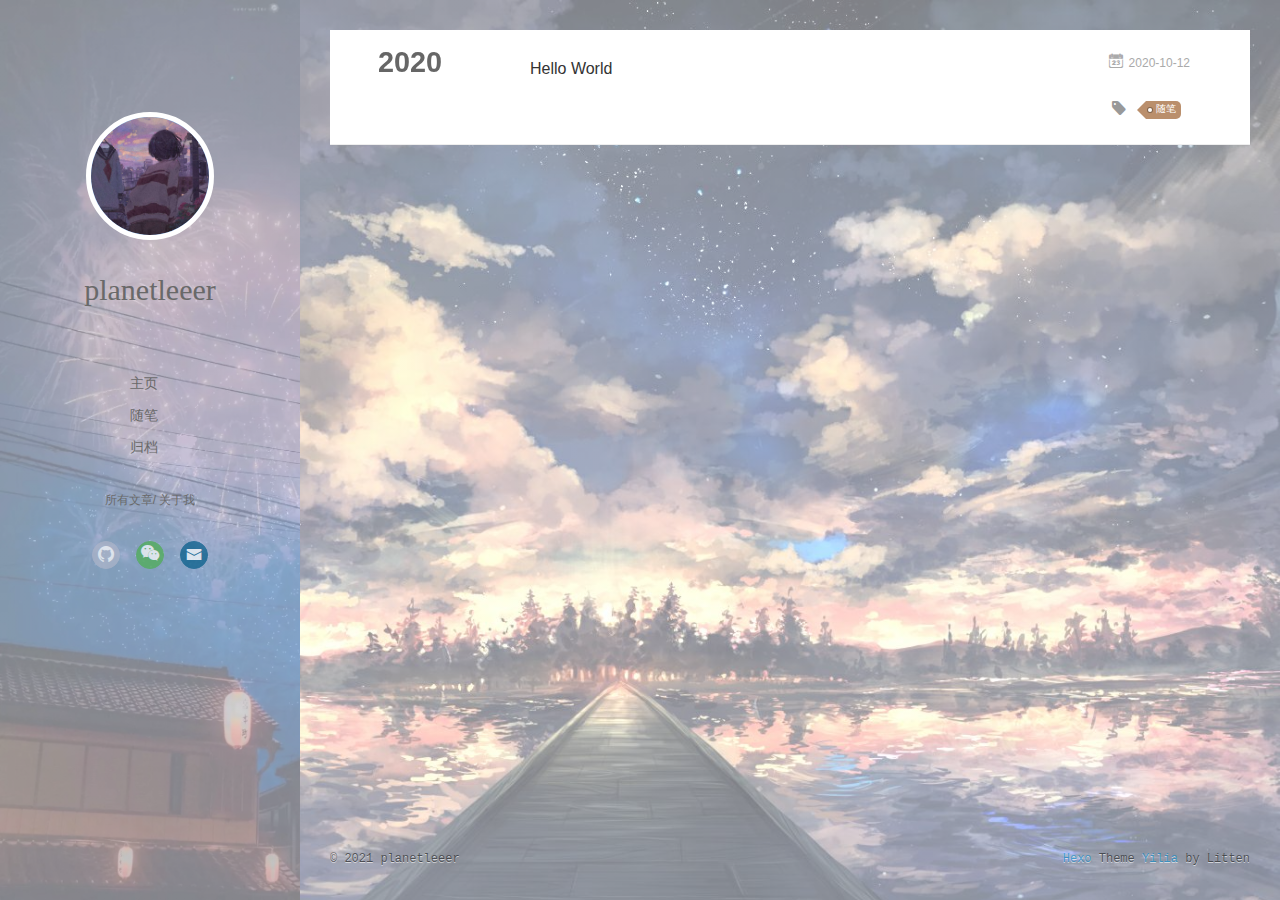
<file: tags/随笔/index.html>
<!DOCTYPE html>
<html>
<head>
  <meta charset="utf-8">
  
  <meta name="renderer" content="webkit">
  <meta http-equiv="X-UA-Compatible" content="IE=edge" >
  <link rel="dns-prefetch" href="http://planetleeer.github.io">
  <title>Tag: 随笔 | 小行星·李的博客</title>
  <meta name="viewport" content="width=device-width, initial-scale=1, maximum-scale=1">
  <meta property="og:type" content="website">
<meta property="og:title" content="小行星·李的博客">
<meta property="og:url" content="http://planetleeer.github.io/tags/%E9%9A%8F%E7%AC%94/index.html">
<meta property="og:site_name" content="小行星·李的博客">
<meta property="og:locale" content="zh_CN">
<meta property="article:author" content="planetleeer">
<meta name="twitter:card" content="summary">
  
    <link rel="alternative" href="/atom.xml" title="小行星·李的博客" type="application/atom+xml">
  
  
    <link rel="icon" href="/assets/favicon.png">
  
  <link rel="stylesheet" type="text/css" href="/./main.0cf68a.css">
  <style type="text/css">
  
    #container.show {
      background: linear-gradient(200deg,#a0cfe4,#e8c37e);
    }
  </style>
  

  

<meta name="generator" content="Hexo 5.2.0"></head>

<body>
  <div id="container" q-class="show:isCtnShow">
    <canvas id="anm-canvas" class="anm-canvas"></canvas>
    <div class="left-col" q-class="show:isShow">
      
<!-- <div class="overlay" style="background: #000000"></div> -->
<div class="overlay"></div>
<div class="intrude-less">
	<header id="header" class="inner">
		<a href="/" class="profilepic">
			<img src="/assets/head.jpg" class="js-avatar">
		</a>
		<hgroup>
		  <h1 class="header-author"><a href="/">planetleeer</a></h1>
		</hgroup>
		

		<nav class="header-menu">
			<ul>
			
				<li><a href="/">主页</a></li>
	        
				<li><a href="/tags/%E9%9A%8F%E7%AC%94/">随笔</a></li>
	        
				<li><a href="/archives/index.html">归档</a></li>
	        
			</ul>
		</nav>
		<nav class="header-smart-menu">
    		
    			
    			<a q-on="click: openSlider(e, 'innerArchive')" href="javascript:void(0)">所有文章</a>
    			
            
    			
    			<a q-on="click: openSlider(e, 'aboutme')" href="javascript:void(0)">关于我</a>
    			
            
		</nav>
		<nav class="header-nav">
			<div class="social">
				
					<a class="github" target="_blank" href="https://github.com/planetleeer" title="github"><i class="icon-github"></i></a>
		        
					<a class="weixin" target="_blank" href="/assets/wechat.jpg" title="weixin"><i class="icon-weixin"></i></a>
		        
					<a class="mail" target="_blank" href="mailto:licong_my@163.com" title="mail"><i class="icon-mail"></i></a>
		        
			</div>
		<!-- 网易云音乐插件 -->
		
			<div style="position:absolute; bottom:120px left:auto; width:85%">
				<iframe frameborder="no" border="0" marginwidth="0" marginheight="0" width=200 height=86 src="//music.163.com/outchain/player?type=2&id=1476239407&auto=0&height=66"></iframe>
			</div>
		

		</nav>
	</header>		
</div>

    </div>
    <div class="mid-col" q-class="show:isShow,hide:isShow|isFalse">
      
<nav id="mobile-nav">
  	<div class="overlay js-overlay" style="background: #000000"></div>
	<div class="btnctn js-mobile-btnctn">
  		<div class="slider-trigger list" q-on="click: openSlider(e)"><i class="icon icon-sort"></i></div>
	</div>
	<div class="intrude-less">
		<header id="header" class="inner">
			<div class="profilepic">
				<img src="/assets/head.jpg" class="js-avatar">
			</div>
			<hgroup>
			  <h1 class="header-author js-header-author">planetleeer</h1>
			</hgroup>
			
			
			
				
			
				
			
				
			
			
			
			<nav class="header-nav">
				<div class="social">
					
						<a class="github" target="_blank" href="https://github.com/planetleeer" title="github"><i class="icon-github"></i></a>
			        
						<a class="weixin" target="_blank" href="/assets/wechat.jpg" title="weixin"><i class="icon-weixin"></i></a>
			        
						<a class="mail" target="_blank" href="mailto:licong_my@163.com" title="mail"><i class="icon-mail"></i></a>
			        
				</div>
			</nav>

			<nav class="header-menu js-header-menu">
				<ul style="width: 70%">
				
				
					<li style="width: 33.333333333333336%"><a href="/">主页</a></li>
		        
					<li style="width: 33.333333333333336%"><a href="/tags/%E9%9A%8F%E7%AC%94/">随笔</a></li>
		        
					<li style="width: 33.333333333333336%"><a href="/archives/index.html">归档</a></li>
		        
				</ul>
			</nav>
		</header>				
	</div>
	<div class="mobile-mask" style="display:none" q-show="isShow"></div>
</nav>

      <div id="wrapper" class="body-wrap">
        <div class="menu-l">
          <div class="canvas-wrap">
            <canvas data-colors="#eaeaea" data-sectionHeight="100" data-contentId="js-content" id="myCanvas1" class="anm-canvas"></canvas>
          </div>
          <div id="js-content" class="content-ll">
            
  
  
    
    
      
      
      <section class="archives-wrap">
        <div class="archive-year-wrap">
          <a href="/archives/2020" class="archive-year">2020</a>
        </div>
        <div class="archives">
    
    <article class="archive-article archive-type-post">
  <div class="archive-article-inner">
    <header class="archive-article-header">
      	<div class="article-meta">
	      	<a href="/2020/10/12/hello-world/" class="archive-article-date">
  	<time datetime="2020-10-11T16:31:54.262Z" itemprop="datePublished"><i class="icon-calendar icon"></i>2020-10-12</time>
</a>
        </div>
    	 
  
    <h1 itemprop="name">
      <a class="archive-article-title" href="/2020/10/12/hello-world/">Hello World</a>
    </h1>
  

        <div class="article-info info-on-right">
          
	<div class="article-tag tagcloud">
		<i class="icon-price-tags icon"></i>
		<ul class="article-tag-list">
			 
        		<li class="article-tag-list-item">
        			<a href="javascript:void(0)" class="js-tag article-tag-list-link color3">随笔</a>
        		</li>
      		
		</ul>
	</div>

          

        </div>
        <div class="clearfix"></div>
    </header>
  </div>
</article>
  
  
    </div></section>
  

    


          </div>
        </div>
      </div>
      <footer id="footer">
  <div class="outer">
    <div id="footer-info">
    	<div class="footer-left">
    		&copy; 2021 planetleeer
    	</div>
      	<div class="footer-right">
      		<a href="http://hexo.io/" target="_blank">Hexo</a>  Theme <a href="https://github.com/litten/hexo-theme-yilia" target="_blank">Yilia</a> by Litten
      	</div>
    </div>
  </div>
</footer>

<!--页面点击小红心-->
<script type="text/javascript" src="/love.js"></script>
    </div>
    <script>
	var yiliaConfig = {
		mathjax: false,
		isHome: false,
		isPost: false,
		isArchive: false,
		isTag: true,
		isCategory: false,
		open_in_new: false,
		toc_hide_index: true,
		root: "/",
		innerArchive: true,
		showTags: false
	}
</script>

<script>!function(t){function n(e){if(r[e])return r[e].exports;var i=r[e]={exports:{},id:e,loaded:!1};return t[e].call(i.exports,i,i.exports,n),i.loaded=!0,i.exports}var r={};n.m=t,n.c=r,n.p="./",n(0)}([function(t,n,r){r(195),t.exports=r(191)},function(t,n,r){var e=r(3),i=r(52),o=r(27),u=r(28),c=r(53),f="prototype",a=function(t,n,r){var s,l,h,v,p=t&a.F,d=t&a.G,y=t&a.S,g=t&a.P,b=t&a.B,m=d?e:y?e[n]||(e[n]={}):(e[n]||{})[f],x=d?i:i[n]||(i[n]={}),w=x[f]||(x[f]={});d&&(r=n);for(s in r)l=!p&&m&&void 0!==m[s],h=(l?m:r)[s],v=b&&l?c(h,e):g&&"function"==typeof h?c(Function.call,h):h,m&&u(m,s,h,t&a.U),x[s]!=h&&o(x,s,v),g&&w[s]!=h&&(w[s]=h)};e.core=i,a.F=1,a.G=2,a.S=4,a.P=8,a.B=16,a.W=32,a.U=64,a.R=128,t.exports=a},function(t,n,r){var e=r(6);t.exports=function(t){if(!e(t))throw TypeError(t+" is not an object!");return t}},function(t,n){var r=t.exports="undefined"!=typeof window&&window.Math==Math?window:"undefined"!=typeof self&&self.Math==Math?self:Function("return this")();"number"==typeof __g&&(__g=r)},function(t,n){t.exports=function(t){try{return!!t()}catch(t){return!0}}},function(t,n){var r=t.exports="undefined"!=typeof window&&window.Math==Math?window:"undefined"!=typeof self&&self.Math==Math?self:Function("return this")();"number"==typeof __g&&(__g=r)},function(t,n){t.exports=function(t){return"object"==typeof t?null!==t:"function"==typeof t}},function(t,n,r){var e=r(126)("wks"),i=r(76),o=r(3).Symbol,u="function"==typeof o;(t.exports=function(t){return e[t]||(e[t]=u&&o[t]||(u?o:i)("Symbol."+t))}).store=e},function(t,n){var r={}.hasOwnProperty;t.exports=function(t,n){return r.call(t,n)}},function(t,n,r){var e=r(94),i=r(33);t.exports=function(t){return e(i(t))}},function(t,n,r){t.exports=!r(4)(function(){return 7!=Object.defineProperty({},"a",{get:function(){return 7}}).a})},function(t,n,r){var e=r(2),i=r(167),o=r(50),u=Object.defineProperty;n.f=r(10)?Object.defineProperty:function(t,n,r){if(e(t),n=o(n,!0),e(r),i)try{return u(t,n,r)}catch(t){}if("get"in r||"set"in r)throw TypeError("Accessors not supported!");return"value"in r&&(t[n]=r.value),t}},function(t,n,r){t.exports=!r(18)(function(){return 7!=Object.defineProperty({},"a",{get:function(){return 7}}).a})},function(t,n,r){var e=r(14),i=r(22);t.exports=r(12)?function(t,n,r){return e.f(t,n,i(1,r))}:function(t,n,r){return t[n]=r,t}},function(t,n,r){var e=r(20),i=r(58),o=r(42),u=Object.defineProperty;n.f=r(12)?Object.defineProperty:function(t,n,r){if(e(t),n=o(n,!0),e(r),i)try{return u(t,n,r)}catch(t){}if("get"in r||"set"in r)throw TypeError("Accessors not supported!");return"value"in r&&(t[n]=r.value),t}},function(t,n,r){var e=r(40)("wks"),i=r(23),o=r(5).Symbol,u="function"==typeof o;(t.exports=function(t){return e[t]||(e[t]=u&&o[t]||(u?o:i)("Symbol."+t))}).store=e},function(t,n,r){var e=r(67),i=Math.min;t.exports=function(t){return t>0?i(e(t),9007199254740991):0}},function(t,n,r){var e=r(46);t.exports=function(t){return Object(e(t))}},function(t,n){t.exports=function(t){try{return!!t()}catch(t){return!0}}},function(t,n,r){var e=r(63),i=r(34);t.exports=Object.keys||function(t){return e(t,i)}},function(t,n,r){var e=r(21);t.exports=function(t){if(!e(t))throw TypeError(t+" is not an object!");return t}},function(t,n){t.exports=function(t){return"object"==typeof t?null!==t:"function"==typeof t}},function(t,n){t.exports=function(t,n){return{enumerable:!(1&t),configurable:!(2&t),writable:!(4&t),value:n}}},function(t,n){var r=0,e=Math.random();t.exports=function(t){return"Symbol(".concat(void 0===t?"":t,")_",(++r+e).toString(36))}},function(t,n){var r={}.hasOwnProperty;t.exports=function(t,n){return r.call(t,n)}},function(t,n){var r=t.exports={version:"2.4.0"};"number"==typeof __e&&(__e=r)},function(t,n){t.exports=function(t){if("function"!=typeof t)throw TypeError(t+" is not a function!");return t}},function(t,n,r){var e=r(11),i=r(66);t.exports=r(10)?function(t,n,r){return e.f(t,n,i(1,r))}:function(t,n,r){return t[n]=r,t}},function(t,n,r){var e=r(3),i=r(27),o=r(24),u=r(76)("src"),c="toString",f=Function[c],a=(""+f).split(c);r(52).inspectSource=function(t){return f.call(t)},(t.exports=function(t,n,r,c){var f="function"==typeof r;f&&(o(r,"name")||i(r,"name",n)),t[n]!==r&&(f&&(o(r,u)||i(r,u,t[n]?""+t[n]:a.join(String(n)))),t===e?t[n]=r:c?t[n]?t[n]=r:i(t,n,r):(delete t[n],i(t,n,r)))})(Function.prototype,c,function(){return"function"==typeof this&&this[u]||f.call(this)})},function(t,n,r){var e=r(1),i=r(4),o=r(46),u=function(t,n,r,e){var i=String(o(t)),u="<"+n;return""!==r&&(u+=" "+r+'="'+String(e).replace(/"/g,"&quot;")+'"'),u+">"+i+"</"+n+">"};t.exports=function(t,n){var r={};r[t]=n(u),e(e.P+e.F*i(function(){var n=""[t]('"');return n!==n.toLowerCase()||n.split('"').length>3}),"String",r)}},function(t,n,r){var e=r(115),i=r(46);t.exports=function(t){return e(i(t))}},function(t,n,r){var e=r(116),i=r(66),o=r(30),u=r(50),c=r(24),f=r(167),a=Object.getOwnPropertyDescriptor;n.f=r(10)?a:function(t,n){if(t=o(t),n=u(n,!0),f)try{return a(t,n)}catch(t){}if(c(t,n))return i(!e.f.call(t,n),t[n])}},function(t,n,r){var e=r(24),i=r(17),o=r(145)("IE_PROTO"),u=Object.prototype;t.exports=Object.getPrototypeOf||function(t){return t=i(t),e(t,o)?t[o]:"function"==typeof t.constructor&&t instanceof t.constructor?t.constructor.prototype:t instanceof Object?u:null}},function(t,n){t.exports=function(t){if(void 0==t)throw TypeError("Can't call method on  "+t);return t}},function(t,n){t.exports="constructor,hasOwnProperty,isPrototypeOf,propertyIsEnumerable,toLocaleString,toString,valueOf".split(",")},function(t,n){t.exports={}},function(t,n){t.exports=!0},function(t,n){n.f={}.propertyIsEnumerable},function(t,n,r){var e=r(14).f,i=r(8),o=r(15)("toStringTag");t.exports=function(t,n,r){t&&!i(t=r?t:t.prototype,o)&&e(t,o,{configurable:!0,value:n})}},function(t,n,r){var e=r(40)("keys"),i=r(23);t.exports=function(t){return e[t]||(e[t]=i(t))}},function(t,n,r){var e=r(5),i="__core-js_shared__",o=e[i]||(e[i]={});t.exports=function(t){return o[t]||(o[t]={})}},function(t,n){var r=Math.ceil,e=Math.floor;t.exports=function(t){return isNaN(t=+t)?0:(t>0?e:r)(t)}},function(t,n,r){var e=r(21);t.exports=function(t,n){if(!e(t))return t;var r,i;if(n&&"function"==typeof(r=t.toString)&&!e(i=r.call(t)))return i;if("function"==typeof(r=t.valueOf)&&!e(i=r.call(t)))return i;if(!n&&"function"==typeof(r=t.toString)&&!e(i=r.call(t)))return i;throw TypeError("Can't convert object to primitive value")}},function(t,n,r){var e=r(5),i=r(25),o=r(36),u=r(44),c=r(14).f;t.exports=function(t){var n=i.Symbol||(i.Symbol=o?{}:e.Symbol||{});"_"==t.charAt(0)||t in n||c(n,t,{value:u.f(t)})}},function(t,n,r){n.f=r(15)},function(t,n){var r={}.toString;t.exports=function(t){return r.call(t).slice(8,-1)}},function(t,n){t.exports=function(t){if(void 0==t)throw TypeError("Can't call method on  "+t);return t}},function(t,n,r){var e=r(4);t.exports=function(t,n){return!!t&&e(function(){n?t.call(null,function(){},1):t.call(null)})}},function(t,n,r){var e=r(53),i=r(115),o=r(17),u=r(16),c=r(203);t.exports=function(t,n){var r=1==t,f=2==t,a=3==t,s=4==t,l=6==t,h=5==t||l,v=n||c;return function(n,c,p){for(var d,y,g=o(n),b=i(g),m=e(c,p,3),x=u(b.length),w=0,S=r?v(n,x):f?v(n,0):void 0;x>w;w++)if((h||w in b)&&(d=b[w],y=m(d,w,g),t))if(r)S[w]=y;else if(y)switch(t){case 3:return!0;case 5:return d;case 6:return w;case 2:S.push(d)}else if(s)return!1;return l?-1:a||s?s:S}}},function(t,n,r){var e=r(1),i=r(52),o=r(4);t.exports=function(t,n){var r=(i.Object||{})[t]||Object[t],u={};u[t]=n(r),e(e.S+e.F*o(function(){r(1)}),"Object",u)}},function(t,n,r){var e=r(6);t.exports=function(t,n){if(!e(t))return t;var r,i;if(n&&"function"==typeof(r=t.toString)&&!e(i=r.call(t)))return i;if("function"==typeof(r=t.valueOf)&&!e(i=r.call(t)))return i;if(!n&&"function"==typeof(r=t.toString)&&!e(i=r.call(t)))return i;throw TypeError("Can't convert object to primitive value")}},function(t,n,r){var e=r(5),i=r(25),o=r(91),u=r(13),c="prototype",f=function(t,n,r){var a,s,l,h=t&f.F,v=t&f.G,p=t&f.S,d=t&f.P,y=t&f.B,g=t&f.W,b=v?i:i[n]||(i[n]={}),m=b[c],x=v?e:p?e[n]:(e[n]||{})[c];v&&(r=n);for(a in r)(s=!h&&x&&void 0!==x[a])&&a in b||(l=s?x[a]:r[a],b[a]=v&&"function"!=typeof x[a]?r[a]:y&&s?o(l,e):g&&x[a]==l?function(t){var n=function(n,r,e){if(this instanceof t){switch(arguments.length){case 0:return new t;case 1:return new t(n);case 2:return new t(n,r)}return new t(n,r,e)}return t.apply(this,arguments)};return n[c]=t[c],n}(l):d&&"function"==typeof l?o(Function.call,l):l,d&&((b.virtual||(b.virtual={}))[a]=l,t&f.R&&m&&!m[a]&&u(m,a,l)))};f.F=1,f.G=2,f.S=4,f.P=8,f.B=16,f.W=32,f.U=64,f.R=128,t.exports=f},function(t,n){var r=t.exports={version:"2.4.0"};"number"==typeof __e&&(__e=r)},function(t,n,r){var e=r(26);t.exports=function(t,n,r){if(e(t),void 0===n)return t;switch(r){case 1:return function(r){return t.call(n,r)};case 2:return function(r,e){return t.call(n,r,e)};case 3:return function(r,e,i){return t.call(n,r,e,i)}}return function(){return t.apply(n,arguments)}}},function(t,n,r){var e=r(183),i=r(1),o=r(126)("metadata"),u=o.store||(o.store=new(r(186))),c=function(t,n,r){var i=u.get(t);if(!i){if(!r)return;u.set(t,i=new e)}var o=i.get(n);if(!o){if(!r)return;i.set(n,o=new e)}return o},f=function(t,n,r){var e=c(n,r,!1);return void 0!==e&&e.has(t)},a=function(t,n,r){var e=c(n,r,!1);return void 0===e?void 0:e.get(t)},s=function(t,n,r,e){c(r,e,!0).set(t,n)},l=function(t,n){var r=c(t,n,!1),e=[];return r&&r.forEach(function(t,n){e.push(n)}),e},h=function(t){return void 0===t||"symbol"==typeof t?t:String(t)},v=function(t){i(i.S,"Reflect",t)};t.exports={store:u,map:c,has:f,get:a,set:s,keys:l,key:h,exp:v}},function(t,n,r){"use strict";if(r(10)){var e=r(69),i=r(3),o=r(4),u=r(1),c=r(127),f=r(152),a=r(53),s=r(68),l=r(66),h=r(27),v=r(73),p=r(67),d=r(16),y=r(75),g=r(50),b=r(24),m=r(180),x=r(114),w=r(6),S=r(17),_=r(137),O=r(70),E=r(32),P=r(71).f,j=r(154),F=r(76),M=r(7),A=r(48),N=r(117),T=r(146),I=r(155),k=r(80),L=r(123),R=r(74),C=r(130),D=r(160),U=r(11),W=r(31),G=U.f,B=W.f,V=i.RangeError,z=i.TypeError,q=i.Uint8Array,K="ArrayBuffer",J="Shared"+K,Y="BYTES_PER_ELEMENT",H="prototype",$=Array[H],X=f.ArrayBuffer,Q=f.DataView,Z=A(0),tt=A(2),nt=A(3),rt=A(4),et=A(5),it=A(6),ot=N(!0),ut=N(!1),ct=I.values,ft=I.keys,at=I.entries,st=$.lastIndexOf,lt=$.reduce,ht=$.reduceRight,vt=$.join,pt=$.sort,dt=$.slice,yt=$.toString,gt=$.toLocaleString,bt=M("iterator"),mt=M("toStringTag"),xt=F("typed_constructor"),wt=F("def_constructor"),St=c.CONSTR,_t=c.TYPED,Ot=c.VIEW,Et="Wrong length!",Pt=A(1,function(t,n){return Tt(T(t,t[wt]),n)}),jt=o(function(){return 1===new q(new Uint16Array([1]).buffer)[0]}),Ft=!!q&&!!q[H].set&&o(function(){new q(1).set({})}),Mt=function(t,n){if(void 0===t)throw z(Et);var r=+t,e=d(t);if(n&&!m(r,e))throw V(Et);return e},At=function(t,n){var r=p(t);if(r<0||r%n)throw V("Wrong offset!");return r},Nt=function(t){if(w(t)&&_t in t)return t;throw z(t+" is not a typed array!")},Tt=function(t,n){if(!(w(t)&&xt in t))throw z("It is not a typed array constructor!");return new t(n)},It=function(t,n){return kt(T(t,t[wt]),n)},kt=function(t,n){for(var r=0,e=n.length,i=Tt(t,e);e>r;)i[r]=n[r++];return i},Lt=function(t,n,r){G(t,n,{get:function(){return this._d[r]}})},Rt=function(t){var n,r,e,i,o,u,c=S(t),f=arguments.length,s=f>1?arguments[1]:void 0,l=void 0!==s,h=j(c);if(void 0!=h&&!_(h)){for(u=h.call(c),e=[],n=0;!(o=u.next()).done;n++)e.push(o.value);c=e}for(l&&f>2&&(s=a(s,arguments[2],2)),n=0,r=d(c.length),i=Tt(this,r);r>n;n++)i[n]=l?s(c[n],n):c[n];return i},Ct=function(){for(var t=0,n=arguments.length,r=Tt(this,n);n>t;)r[t]=arguments[t++];return r},Dt=!!q&&o(function(){gt.call(new q(1))}),Ut=function(){return gt.apply(Dt?dt.call(Nt(this)):Nt(this),arguments)},Wt={copyWithin:function(t,n){return D.call(Nt(this),t,n,arguments.length>2?arguments[2]:void 0)},every:function(t){return rt(Nt(this),t,arguments.length>1?arguments[1]:void 0)},fill:function(t){return C.apply(Nt(this),arguments)},filter:function(t){return It(this,tt(Nt(this),t,arguments.length>1?arguments[1]:void 0))},find:function(t){return et(Nt(this),t,arguments.length>1?arguments[1]:void 0)},findIndex:function(t){return it(Nt(this),t,arguments.length>1?arguments[1]:void 0)},forEach:function(t){Z(Nt(this),t,arguments.length>1?arguments[1]:void 0)},indexOf:function(t){return ut(Nt(this),t,arguments.length>1?arguments[1]:void 0)},includes:function(t){return ot(Nt(this),t,arguments.length>1?arguments[1]:void 0)},join:function(t){return vt.apply(Nt(this),arguments)},lastIndexOf:function(t){return st.apply(Nt(this),arguments)},map:function(t){return Pt(Nt(this),t,arguments.length>1?arguments[1]:void 0)},reduce:function(t){return lt.apply(Nt(this),arguments)},reduceRight:function(t){return ht.apply(Nt(this),arguments)},reverse:function(){for(var t,n=this,r=Nt(n).length,e=Math.floor(r/2),i=0;i<e;)t=n[i],n[i++]=n[--r],n[r]=t;return n},some:function(t){return nt(Nt(this),t,arguments.length>1?arguments[1]:void 0)},sort:function(t){return pt.call(Nt(this),t)},subarray:function(t,n){var r=Nt(this),e=r.length,i=y(t,e);return new(T(r,r[wt]))(r.buffer,r.byteOffset+i*r.BYTES_PER_ELEMENT,d((void 0===n?e:y(n,e))-i))}},Gt=function(t,n){return It(this,dt.call(Nt(this),t,n))},Bt=function(t){Nt(this);var n=At(arguments[1],1),r=this.length,e=S(t),i=d(e.length),o=0;if(i+n>r)throw V(Et);for(;o<i;)this[n+o]=e[o++]},Vt={entries:function(){return at.call(Nt(this))},keys:function(){return ft.call(Nt(this))},values:function(){return ct.call(Nt(this))}},zt=function(t,n){return w(t)&&t[_t]&&"symbol"!=typeof n&&n in t&&String(+n)==String(n)},qt=function(t,n){return zt(t,n=g(n,!0))?l(2,t[n]):B(t,n)},Kt=function(t,n,r){return!(zt(t,n=g(n,!0))&&w(r)&&b(r,"value"))||b(r,"get")||b(r,"set")||r.configurable||b(r,"writable")&&!r.writable||b(r,"enumerable")&&!r.enumerable?G(t,n,r):(t[n]=r.value,t)};St||(W.f=qt,U.f=Kt),u(u.S+u.F*!St,"Object",{getOwnPropertyDescriptor:qt,defineProperty:Kt}),o(function(){yt.call({})})&&(yt=gt=function(){return vt.call(this)});var Jt=v({},Wt);v(Jt,Vt),h(Jt,bt,Vt.values),v(Jt,{slice:Gt,set:Bt,constructor:function(){},toString:yt,toLocaleString:Ut}),Lt(Jt,"buffer","b"),Lt(Jt,"byteOffset","o"),Lt(Jt,"byteLength","l"),Lt(Jt,"length","e"),G(Jt,mt,{get:function(){return this[_t]}}),t.exports=function(t,n,r,f){f=!!f;var a=t+(f?"Clamped":"")+"Array",l="Uint8Array"!=a,v="get"+t,p="set"+t,y=i[a],g=y||{},b=y&&E(y),m=!y||!c.ABV,S={},_=y&&y[H],j=function(t,r){var e=t._d;return e.v[v](r*n+e.o,jt)},F=function(t,r,e){var i=t._d;f&&(e=(e=Math.round(e))<0?0:e>255?255:255&e),i.v[p](r*n+i.o,e,jt)},M=function(t,n){G(t,n,{get:function(){return j(this,n)},set:function(t){return F(this,n,t)},enumerable:!0})};m?(y=r(function(t,r,e,i){s(t,y,a,"_d");var o,u,c,f,l=0,v=0;if(w(r)){if(!(r instanceof X||(f=x(r))==K||f==J))return _t in r?kt(y,r):Rt.call(y,r);o=r,v=At(e,n);var p=r.byteLength;if(void 0===i){if(p%n)throw V(Et);if((u=p-v)<0)throw V(Et)}else if((u=d(i)*n)+v>p)throw V(Et);c=u/n}else c=Mt(r,!0),u=c*n,o=new X(u);for(h(t,"_d",{b:o,o:v,l:u,e:c,v:new Q(o)});l<c;)M(t,l++)}),_=y[H]=O(Jt),h(_,"constructor",y)):L(function(t){new y(null),new y(t)},!0)||(y=r(function(t,r,e,i){s(t,y,a);var o;return w(r)?r instanceof X||(o=x(r))==K||o==J?void 0!==i?new g(r,At(e,n),i):void 0!==e?new g(r,At(e,n)):new g(r):_t in r?kt(y,r):Rt.call(y,r):new g(Mt(r,l))}),Z(b!==Function.prototype?P(g).concat(P(b)):P(g),function(t){t in y||h(y,t,g[t])}),y[H]=_,e||(_.constructor=y));var A=_[bt],N=!!A&&("values"==A.name||void 0==A.name),T=Vt.values;h(y,xt,!0),h(_,_t,a),h(_,Ot,!0),h(_,wt,y),(f?new y(1)[mt]==a:mt in _)||G(_,mt,{get:function(){return a}}),S[a]=y,u(u.G+u.W+u.F*(y!=g),S),u(u.S,a,{BYTES_PER_ELEMENT:n,from:Rt,of:Ct}),Y in _||h(_,Y,n),u(u.P,a,Wt),R(a),u(u.P+u.F*Ft,a,{set:Bt}),u(u.P+u.F*!N,a,Vt),u(u.P+u.F*(_.toString!=yt),a,{toString:yt}),u(u.P+u.F*o(function(){new y(1).slice()}),a,{slice:Gt}),u(u.P+u.F*(o(function(){return[1,2].toLocaleString()!=new y([1,2]).toLocaleString()})||!o(function(){_.toLocaleString.call([1,2])})),a,{toLocaleString:Ut}),k[a]=N?A:T,e||N||h(_,bt,T)}}else t.exports=function(){}},function(t,n){var r={}.toString;t.exports=function(t){return r.call(t).slice(8,-1)}},function(t,n,r){var e=r(21),i=r(5).document,o=e(i)&&e(i.createElement);t.exports=function(t){return o?i.createElement(t):{}}},function(t,n,r){t.exports=!r(12)&&!r(18)(function(){return 7!=Object.defineProperty(r(57)("div"),"a",{get:function(){return 7}}).a})},function(t,n,r){"use strict";var e=r(36),i=r(51),o=r(64),u=r(13),c=r(8),f=r(35),a=r(96),s=r(38),l=r(103),h=r(15)("iterator"),v=!([].keys&&"next"in[].keys()),p="keys",d="values",y=function(){return this};t.exports=function(t,n,r,g,b,m,x){a(r,n,g);var w,S,_,O=function(t){if(!v&&t in F)return F[t];switch(t){case p:case d:return function(){return new r(this,t)}}return function(){return new r(this,t)}},E=n+" Iterator",P=b==d,j=!1,F=t.prototype,M=F[h]||F["@@iterator"]||b&&F[b],A=M||O(b),N=b?P?O("entries"):A:void 0,T="Array"==n?F.entries||M:M;if(T&&(_=l(T.call(new t)))!==Object.prototype&&(s(_,E,!0),e||c(_,h)||u(_,h,y)),P&&M&&M.name!==d&&(j=!0,A=function(){return M.call(this)}),e&&!x||!v&&!j&&F[h]||u(F,h,A),f[n]=A,f[E]=y,b)if(w={values:P?A:O(d),keys:m?A:O(p),entries:N},x)for(S in w)S in F||o(F,S,w[S]);else i(i.P+i.F*(v||j),n,w);return w}},function(t,n,r){var e=r(20),i=r(100),o=r(34),u=r(39)("IE_PROTO"),c=function(){},f="prototype",a=function(){var t,n=r(57)("iframe"),e=o.length;for(n.style.display="none",r(93).appendChild(n),n.src="javascript:",t=n.contentWindow.document,t.open(),t.write("<script>document.F=Object<\/script>"),t.close(),a=t.F;e--;)delete a[f][o[e]];return a()};t.exports=Object.create||function(t,n){var r;return null!==t?(c[f]=e(t),r=new c,c[f]=null,r[u]=t):r=a(),void 0===n?r:i(r,n)}},function(t,n,r){var e=r(63),i=r(34).concat("length","prototype");n.f=Object.getOwnPropertyNames||function(t){return e(t,i)}},function(t,n){n.f=Object.getOwnPropertySymbols},function(t,n,r){var e=r(8),i=r(9),o=r(90)(!1),u=r(39)("IE_PROTO");t.exports=function(t,n){var r,c=i(t),f=0,a=[];for(r in c)r!=u&&e(c,r)&&a.push(r);for(;n.length>f;)e(c,r=n[f++])&&(~o(a,r)||a.push(r));return a}},function(t,n,r){t.exports=r(13)},function(t,n,r){var e=r(76)("meta"),i=r(6),o=r(24),u=r(11).f,c=0,f=Object.isExtensible||function(){return!0},a=!r(4)(function(){return f(Object.preventExtensions({}))}),s=function(t){u(t,e,{value:{i:"O"+ ++c,w:{}}})},l=function(t,n){if(!i(t))return"symbol"==typeof t?t:("string"==typeof t?"S":"P")+t;if(!o(t,e)){if(!f(t))return"F";if(!n)return"E";s(t)}return t[e].i},h=function(t,n){if(!o(t,e)){if(!f(t))return!0;if(!n)return!1;s(t)}return t[e].w},v=function(t){return a&&p.NEED&&f(t)&&!o(t,e)&&s(t),t},p=t.exports={KEY:e,NEED:!1,fastKey:l,getWeak:h,onFreeze:v}},function(t,n){t.exports=function(t,n){return{enumerable:!(1&t),configurable:!(2&t),writable:!(4&t),value:n}}},function(t,n){var r=Math.ceil,e=Math.floor;t.exports=function(t){return isNaN(t=+t)?0:(t>0?e:r)(t)}},function(t,n){t.exports=function(t,n,r,e){if(!(t instanceof n)||void 0!==e&&e in t)throw TypeError(r+": incorrect invocation!");return t}},function(t,n){t.exports=!1},function(t,n,r){var e=r(2),i=r(173),o=r(133),u=r(145)("IE_PROTO"),c=function(){},f="prototype",a=function(){var t,n=r(132)("iframe"),e=o.length;for(n.style.display="none",r(135).appendChild(n),n.src="javascript:",t=n.contentWindow.document,t.open(),t.write("<script>document.F=Object<\/script>"),t.close(),a=t.F;e--;)delete a[f][o[e]];return a()};t.exports=Object.create||function(t,n){var r;return null!==t?(c[f]=e(t),r=new c,c[f]=null,r[u]=t):r=a(),void 0===n?r:i(r,n)}},function(t,n,r){var e=r(175),i=r(133).concat("length","prototype");n.f=Object.getOwnPropertyNames||function(t){return e(t,i)}},function(t,n,r){var e=r(175),i=r(133);t.exports=Object.keys||function(t){return e(t,i)}},function(t,n,r){var e=r(28);t.exports=function(t,n,r){for(var i in n)e(t,i,n[i],r);return t}},function(t,n,r){"use strict";var e=r(3),i=r(11),o=r(10),u=r(7)("species");t.exports=function(t){var n=e[t];o&&n&&!n[u]&&i.f(n,u,{configurable:!0,get:function(){return this}})}},function(t,n,r){var e=r(67),i=Math.max,o=Math.min;t.exports=function(t,n){return t=e(t),t<0?i(t+n,0):o(t,n)}},function(t,n){var r=0,e=Math.random();t.exports=function(t){return"Symbol(".concat(void 0===t?"":t,")_",(++r+e).toString(36))}},function(t,n,r){var e=r(33);t.exports=function(t){return Object(e(t))}},function(t,n,r){var e=r(7)("unscopables"),i=Array.prototype;void 0==i[e]&&r(27)(i,e,{}),t.exports=function(t){i[e][t]=!0}},function(t,n,r){var e=r(53),i=r(169),o=r(137),u=r(2),c=r(16),f=r(154),a={},s={},n=t.exports=function(t,n,r,l,h){var v,p,d,y,g=h?function(){return t}:f(t),b=e(r,l,n?2:1),m=0;if("function"!=typeof g)throw TypeError(t+" is not iterable!");if(o(g)){for(v=c(t.length);v>m;m++)if((y=n?b(u(p=t[m])[0],p[1]):b(t[m]))===a||y===s)return y}else for(d=g.call(t);!(p=d.next()).done;)if((y=i(d,b,p.value,n))===a||y===s)return y};n.BREAK=a,n.RETURN=s},function(t,n){t.exports={}},function(t,n,r){var e=r(11).f,i=r(24),o=r(7)("toStringTag");t.exports=function(t,n,r){t&&!i(t=r?t:t.prototype,o)&&e(t,o,{configurable:!0,value:n})}},function(t,n,r){var e=r(1),i=r(46),o=r(4),u=r(150),c="["+u+"]",f="​",a=RegExp("^"+c+c+"*"),s=RegExp(c+c+"*$"),l=function(t,n,r){var i={},c=o(function(){return!!u[t]()||f[t]()!=f}),a=i[t]=c?n(h):u[t];r&&(i[r]=a),e(e.P+e.F*c,"String",i)},h=l.trim=function(t,n){return t=String(i(t)),1&n&&(t=t.replace(a,"")),2&n&&(t=t.replace(s,"")),t};t.exports=l},function(t,n,r){t.exports={default:r(86),__esModule:!0}},function(t,n,r){t.exports={default:r(87),__esModule:!0}},function(t,n,r){"use strict";function e(t){return t&&t.__esModule?t:{default:t}}n.__esModule=!0;var i=r(84),o=e(i),u=r(83),c=e(u),f="function"==typeof c.default&&"symbol"==typeof o.default?function(t){return typeof t}:function(t){return t&&"function"==typeof c.default&&t.constructor===c.default&&t!==c.default.prototype?"symbol":typeof t};n.default="function"==typeof c.default&&"symbol"===f(o.default)?function(t){return void 0===t?"undefined":f(t)}:function(t){return t&&"function"==typeof c.default&&t.constructor===c.default&&t!==c.default.prototype?"symbol":void 0===t?"undefined":f(t)}},function(t,n,r){r(110),r(108),r(111),r(112),t.exports=r(25).Symbol},function(t,n,r){r(109),r(113),t.exports=r(44).f("iterator")},function(t,n){t.exports=function(t){if("function"!=typeof t)throw TypeError(t+" is not a function!");return t}},function(t,n){t.exports=function(){}},function(t,n,r){var e=r(9),i=r(106),o=r(105);t.exports=function(t){return function(n,r,u){var c,f=e(n),a=i(f.length),s=o(u,a);if(t&&r!=r){for(;a>s;)if((c=f[s++])!=c)return!0}else for(;a>s;s++)if((t||s in f)&&f[s]===r)return t||s||0;return!t&&-1}}},function(t,n,r){var e=r(88);t.exports=function(t,n,r){if(e(t),void 0===n)return t;switch(r){case 1:return function(r){return t.call(n,r)};case 2:return function(r,e){return t.call(n,r,e)};case 3:return function(r,e,i){return t.call(n,r,e,i)}}return function(){return t.apply(n,arguments)}}},function(t,n,r){var e=r(19),i=r(62),o=r(37);t.exports=function(t){var n=e(t),r=i.f;if(r)for(var u,c=r(t),f=o.f,a=0;c.length>a;)f.call(t,u=c[a++])&&n.push(u);return n}},function(t,n,r){t.exports=r(5).document&&document.documentElement},function(t,n,r){var e=r(56);t.exports=Object("z").propertyIsEnumerable(0)?Object:function(t){return"String"==e(t)?t.split(""):Object(t)}},function(t,n,r){var e=r(56);t.exports=Array.isArray||function(t){return"Array"==e(t)}},function(t,n,r){"use strict";var e=r(60),i=r(22),o=r(38),u={};r(13)(u,r(15)("iterator"),function(){return this}),t.exports=function(t,n,r){t.prototype=e(u,{next:i(1,r)}),o(t,n+" Iterator")}},function(t,n){t.exports=function(t,n){return{value:n,done:!!t}}},function(t,n,r){var e=r(19),i=r(9);t.exports=function(t,n){for(var r,o=i(t),u=e(o),c=u.length,f=0;c>f;)if(o[r=u[f++]]===n)return r}},function(t,n,r){var e=r(23)("meta"),i=r(21),o=r(8),u=r(14).f,c=0,f=Object.isExtensible||function(){return!0},a=!r(18)(function(){return f(Object.preventExtensions({}))}),s=function(t){u(t,e,{value:{i:"O"+ ++c,w:{}}})},l=function(t,n){if(!i(t))return"symbol"==typeof t?t:("string"==typeof t?"S":"P")+t;if(!o(t,e)){if(!f(t))return"F";if(!n)return"E";s(t)}return t[e].i},h=function(t,n){if(!o(t,e)){if(!f(t))return!0;if(!n)return!1;s(t)}return t[e].w},v=function(t){return a&&p.NEED&&f(t)&&!o(t,e)&&s(t),t},p=t.exports={KEY:e,NEED:!1,fastKey:l,getWeak:h,onFreeze:v}},function(t,n,r){var e=r(14),i=r(20),o=r(19);t.exports=r(12)?Object.defineProperties:function(t,n){i(t);for(var r,u=o(n),c=u.length,f=0;c>f;)e.f(t,r=u[f++],n[r]);return t}},function(t,n,r){var e=r(37),i=r(22),o=r(9),u=r(42),c=r(8),f=r(58),a=Object.getOwnPropertyDescriptor;n.f=r(12)?a:function(t,n){if(t=o(t),n=u(n,!0),f)try{return a(t,n)}catch(t){}if(c(t,n))return i(!e.f.call(t,n),t[n])}},function(t,n,r){var e=r(9),i=r(61).f,o={}.toString,u="object"==typeof window&&window&&Object.getOwnPropertyNames?Object.getOwnPropertyNames(window):[],c=function(t){try{return i(t)}catch(t){return u.slice()}};t.exports.f=function(t){return u&&"[object Window]"==o.call(t)?c(t):i(e(t))}},function(t,n,r){var e=r(8),i=r(77),o=r(39)("IE_PROTO"),u=Object.prototype;t.exports=Object.getPrototypeOf||function(t){return t=i(t),e(t,o)?t[o]:"function"==typeof t.constructor&&t instanceof t.constructor?t.constructor.prototype:t instanceof Object?u:null}},function(t,n,r){var e=r(41),i=r(33);t.exports=function(t){return function(n,r){var o,u,c=String(i(n)),f=e(r),a=c.length;return f<0||f>=a?t?"":void 0:(o=c.charCodeAt(f),o<55296||o>56319||f+1===a||(u=c.charCodeAt(f+1))<56320||u>57343?t?c.charAt(f):o:t?c.slice(f,f+2):u-56320+(o-55296<<10)+65536)}}},function(t,n,r){var e=r(41),i=Math.max,o=Math.min;t.exports=function(t,n){return t=e(t),t<0?i(t+n,0):o(t,n)}},function(t,n,r){var e=r(41),i=Math.min;t.exports=function(t){return t>0?i(e(t),9007199254740991):0}},function(t,n,r){"use strict";var e=r(89),i=r(97),o=r(35),u=r(9);t.exports=r(59)(Array,"Array",function(t,n){this._t=u(t),this._i=0,this._k=n},function(){var t=this._t,n=this._k,r=this._i++;return!t||r>=t.length?(this._t=void 0,i(1)):"keys"==n?i(0,r):"values"==n?i(0,t[r]):i(0,[r,t[r]])},"values"),o.Arguments=o.Array,e("keys"),e("values"),e("entries")},function(t,n){},function(t,n,r){"use strict";var e=r(104)(!0);r(59)(String,"String",function(t){this._t=String(t),this._i=0},function(){var t,n=this._t,r=this._i;return r>=n.length?{value:void 0,done:!0}:(t=e(n,r),this._i+=t.length,{value:t,done:!1})})},function(t,n,r){"use strict";var e=r(5),i=r(8),o=r(12),u=r(51),c=r(64),f=r(99).KEY,a=r(18),s=r(40),l=r(38),h=r(23),v=r(15),p=r(44),d=r(43),y=r(98),g=r(92),b=r(95),m=r(20),x=r(9),w=r(42),S=r(22),_=r(60),O=r(102),E=r(101),P=r(14),j=r(19),F=E.f,M=P.f,A=O.f,N=e.Symbol,T=e.JSON,I=T&&T.stringify,k="prototype",L=v("_hidden"),R=v("toPrimitive"),C={}.propertyIsEnumerable,D=s("symbol-registry"),U=s("symbols"),W=s("op-symbols"),G=Object[k],B="function"==typeof N,V=e.QObject,z=!V||!V[k]||!V[k].findChild,q=o&&a(function(){return 7!=_(M({},"a",{get:function(){return M(this,"a",{value:7}).a}})).a})?function(t,n,r){var e=F(G,n);e&&delete G[n],M(t,n,r),e&&t!==G&&M(G,n,e)}:M,K=function(t){var n=U[t]=_(N[k]);return n._k=t,n},J=B&&"symbol"==typeof N.iterator?function(t){return"symbol"==typeof t}:function(t){return t instanceof N},Y=function(t,n,r){return t===G&&Y(W,n,r),m(t),n=w(n,!0),m(r),i(U,n)?(r.enumerable?(i(t,L)&&t[L][n]&&(t[L][n]=!1),r=_(r,{enumerable:S(0,!1)})):(i(t,L)||M(t,L,S(1,{})),t[L][n]=!0),q(t,n,r)):M(t,n,r)},H=function(t,n){m(t);for(var r,e=g(n=x(n)),i=0,o=e.length;o>i;)Y(t,r=e[i++],n[r]);return t},$=function(t,n){return void 0===n?_(t):H(_(t),n)},X=function(t){var n=C.call(this,t=w(t,!0));return!(this===G&&i(U,t)&&!i(W,t))&&(!(n||!i(this,t)||!i(U,t)||i(this,L)&&this[L][t])||n)},Q=function(t,n){if(t=x(t),n=w(n,!0),t!==G||!i(U,n)||i(W,n)){var r=F(t,n);return!r||!i(U,n)||i(t,L)&&t[L][n]||(r.enumerable=!0),r}},Z=function(t){for(var n,r=A(x(t)),e=[],o=0;r.length>o;)i(U,n=r[o++])||n==L||n==f||e.push(n);return e},tt=function(t){for(var n,r=t===G,e=A(r?W:x(t)),o=[],u=0;e.length>u;)!i(U,n=e[u++])||r&&!i(G,n)||o.push(U[n]);return o};B||(N=function(){if(this instanceof N)throw TypeError("Symbol is not a constructor!");var t=h(arguments.length>0?arguments[0]:void 0),n=function(r){this===G&&n.call(W,r),i(this,L)&&i(this[L],t)&&(this[L][t]=!1),q(this,t,S(1,r))};return o&&z&&q(G,t,{configurable:!0,set:n}),K(t)},c(N[k],"toString",function(){return this._k}),E.f=Q,P.f=Y,r(61).f=O.f=Z,r(37).f=X,r(62).f=tt,o&&!r(36)&&c(G,"propertyIsEnumerable",X,!0),p.f=function(t){return K(v(t))}),u(u.G+u.W+u.F*!B,{Symbol:N});for(var nt="hasInstance,isConcatSpreadable,iterator,match,replace,search,species,split,toPrimitive,toStringTag,unscopables".split(","),rt=0;nt.length>rt;)v(nt[rt++]);for(var nt=j(v.store),rt=0;nt.length>rt;)d(nt[rt++]);u(u.S+u.F*!B,"Symbol",{for:function(t){return i(D,t+="")?D[t]:D[t]=N(t)},keyFor:function(t){if(J(t))return y(D,t);throw TypeError(t+" is not a symbol!")},useSetter:function(){z=!0},useSimple:function(){z=!1}}),u(u.S+u.F*!B,"Object",{create:$,defineProperty:Y,defineProperties:H,getOwnPropertyDescriptor:Q,getOwnPropertyNames:Z,getOwnPropertySymbols:tt}),T&&u(u.S+u.F*(!B||a(function(){var t=N();return"[null]"!=I([t])||"{}"!=I({a:t})||"{}"!=I(Object(t))})),"JSON",{stringify:function(t){if(void 0!==t&&!J(t)){for(var n,r,e=[t],i=1;arguments.length>i;)e.push(arguments[i++]);return n=e[1],"function"==typeof n&&(r=n),!r&&b(n)||(n=function(t,n){if(r&&(n=r.call(this,t,n)),!J(n))return n}),e[1]=n,I.apply(T,e)}}}),N[k][R]||r(13)(N[k],R,N[k].valueOf),l(N,"Symbol"),l(Math,"Math",!0),l(e.JSON,"JSON",!0)},function(t,n,r){r(43)("asyncIterator")},function(t,n,r){r(43)("observable")},function(t,n,r){r(107);for(var e=r(5),i=r(13),o=r(35),u=r(15)("toStringTag"),c=["NodeList","DOMTokenList","MediaList","StyleSheetList","CSSRuleList"],f=0;f<5;f++){var a=c[f],s=e[a],l=s&&s.prototype;l&&!l[u]&&i(l,u,a),o[a]=o.Array}},function(t,n,r){var e=r(45),i=r(7)("toStringTag"),o="Arguments"==e(function(){return arguments}()),u=function(t,n){try{return t[n]}catch(t){}};t.exports=function(t){var n,r,c;return void 0===t?"Undefined":null===t?"Null":"string"==typeof(r=u(n=Object(t),i))?r:o?e(n):"Object"==(c=e(n))&&"function"==typeof n.callee?"Arguments":c}},function(t,n,r){var e=r(45);t.exports=Object("z").propertyIsEnumerable(0)?Object:function(t){return"String"==e(t)?t.split(""):Object(t)}},function(t,n){n.f={}.propertyIsEnumerable},function(t,n,r){var e=r(30),i=r(16),o=r(75);t.exports=function(t){return function(n,r,u){var c,f=e(n),a=i(f.length),s=o(u,a);if(t&&r!=r){for(;a>s;)if((c=f[s++])!=c)return!0}else for(;a>s;s++)if((t||s in f)&&f[s]===r)return t||s||0;return!t&&-1}}},function(t,n,r){"use strict";var e=r(3),i=r(1),o=r(28),u=r(73),c=r(65),f=r(79),a=r(68),s=r(6),l=r(4),h=r(123),v=r(81),p=r(136);t.exports=function(t,n,r,d,y,g){var b=e[t],m=b,x=y?"set":"add",w=m&&m.prototype,S={},_=function(t){var n=w[t];o(w,t,"delete"==t?function(t){return!(g&&!s(t))&&n.call(this,0===t?0:t)}:"has"==t?function(t){return!(g&&!s(t))&&n.call(this,0===t?0:t)}:"get"==t?function(t){return g&&!s(t)?void 0:n.call(this,0===t?0:t)}:"add"==t?function(t){return n.call(this,0===t?0:t),this}:function(t,r){return n.call(this,0===t?0:t,r),this})};if("function"==typeof m&&(g||w.forEach&&!l(function(){(new m).entries().next()}))){var O=new m,E=O[x](g?{}:-0,1)!=O,P=l(function(){O.has(1)}),j=h(function(t){new m(t)}),F=!g&&l(function(){for(var t=new m,n=5;n--;)t[x](n,n);return!t.has(-0)});j||(m=n(function(n,r){a(n,m,t);var e=p(new b,n,m);return void 0!=r&&f(r,y,e[x],e),e}),m.prototype=w,w.constructor=m),(P||F)&&(_("delete"),_("has"),y&&_("get")),(F||E)&&_(x),g&&w.clear&&delete w.clear}else m=d.getConstructor(n,t,y,x),u(m.prototype,r),c.NEED=!0;return v(m,t),S[t]=m,i(i.G+i.W+i.F*(m!=b),S),g||d.setStrong(m,t,y),m}},function(t,n,r){"use strict";var e=r(27),i=r(28),o=r(4),u=r(46),c=r(7);t.exports=function(t,n,r){var f=c(t),a=r(u,f,""[t]),s=a[0],l=a[1];o(function(){var n={};return n[f]=function(){return 7},7!=""[t](n)})&&(i(String.prototype,t,s),e(RegExp.prototype,f,2==n?function(t,n){return l.call(t,this,n)}:function(t){return l.call(t,this)}))}
},function(t,n,r){"use strict";var e=r(2);t.exports=function(){var t=e(this),n="";return t.global&&(n+="g"),t.ignoreCase&&(n+="i"),t.multiline&&(n+="m"),t.unicode&&(n+="u"),t.sticky&&(n+="y"),n}},function(t,n){t.exports=function(t,n,r){var e=void 0===r;switch(n.length){case 0:return e?t():t.call(r);case 1:return e?t(n[0]):t.call(r,n[0]);case 2:return e?t(n[0],n[1]):t.call(r,n[0],n[1]);case 3:return e?t(n[0],n[1],n[2]):t.call(r,n[0],n[1],n[2]);case 4:return e?t(n[0],n[1],n[2],n[3]):t.call(r,n[0],n[1],n[2],n[3])}return t.apply(r,n)}},function(t,n,r){var e=r(6),i=r(45),o=r(7)("match");t.exports=function(t){var n;return e(t)&&(void 0!==(n=t[o])?!!n:"RegExp"==i(t))}},function(t,n,r){var e=r(7)("iterator"),i=!1;try{var o=[7][e]();o.return=function(){i=!0},Array.from(o,function(){throw 2})}catch(t){}t.exports=function(t,n){if(!n&&!i)return!1;var r=!1;try{var o=[7],u=o[e]();u.next=function(){return{done:r=!0}},o[e]=function(){return u},t(o)}catch(t){}return r}},function(t,n,r){t.exports=r(69)||!r(4)(function(){var t=Math.random();__defineSetter__.call(null,t,function(){}),delete r(3)[t]})},function(t,n){n.f=Object.getOwnPropertySymbols},function(t,n,r){var e=r(3),i="__core-js_shared__",o=e[i]||(e[i]={});t.exports=function(t){return o[t]||(o[t]={})}},function(t,n,r){for(var e,i=r(3),o=r(27),u=r(76),c=u("typed_array"),f=u("view"),a=!(!i.ArrayBuffer||!i.DataView),s=a,l=0,h="Int8Array,Uint8Array,Uint8ClampedArray,Int16Array,Uint16Array,Int32Array,Uint32Array,Float32Array,Float64Array".split(",");l<9;)(e=i[h[l++]])?(o(e.prototype,c,!0),o(e.prototype,f,!0)):s=!1;t.exports={ABV:a,CONSTR:s,TYPED:c,VIEW:f}},function(t,n){"use strict";var r={versions:function(){var t=window.navigator.userAgent;return{trident:t.indexOf("Trident")>-1,presto:t.indexOf("Presto")>-1,webKit:t.indexOf("AppleWebKit")>-1,gecko:t.indexOf("Gecko")>-1&&-1==t.indexOf("KHTML"),mobile:!!t.match(/AppleWebKit.*Mobile.*/),ios:!!t.match(/\(i[^;]+;( U;)? CPU.+Mac OS X/),android:t.indexOf("Android")>-1||t.indexOf("Linux")>-1,iPhone:t.indexOf("iPhone")>-1||t.indexOf("Mac")>-1,iPad:t.indexOf("iPad")>-1,webApp:-1==t.indexOf("Safari"),weixin:-1==t.indexOf("MicroMessenger")}}()};t.exports=r},function(t,n,r){"use strict";var e=r(85),i=function(t){return t&&t.__esModule?t:{default:t}}(e),o=function(){function t(t,n,e){return n||e?String.fromCharCode(n||e):r[t]||t}function n(t){return e[t]}var r={"&quot;":'"',"&lt;":"<","&gt;":">","&amp;":"&","&nbsp;":" "},e={};for(var u in r)e[r[u]]=u;return r["&apos;"]="'",e["'"]="&#39;",{encode:function(t){return t?(""+t).replace(/['<> "&]/g,n).replace(/\r?\n/g,"<br/>").replace(/\s/g,"&nbsp;"):""},decode:function(n){return n?(""+n).replace(/<br\s*\/?>/gi,"\n").replace(/&quot;|&lt;|&gt;|&amp;|&nbsp;|&apos;|&#(\d+);|&#(\d+)/g,t).replace(/\u00a0/g," "):""},encodeBase16:function(t){if(!t)return t;t+="";for(var n=[],r=0,e=t.length;e>r;r++)n.push(t.charCodeAt(r).toString(16).toUpperCase());return n.join("")},encodeBase16forJSON:function(t){if(!t)return t;t=t.replace(/[\u4E00-\u9FBF]/gi,function(t){return escape(t).replace("%u","\\u")});for(var n=[],r=0,e=t.length;e>r;r++)n.push(t.charCodeAt(r).toString(16).toUpperCase());return n.join("")},decodeBase16:function(t){if(!t)return t;t+="";for(var n=[],r=0,e=t.length;e>r;r+=2)n.push(String.fromCharCode("0x"+t.slice(r,r+2)));return n.join("")},encodeObject:function(t){if(t instanceof Array)for(var n=0,r=t.length;r>n;n++)t[n]=o.encodeObject(t[n]);else if("object"==(void 0===t?"undefined":(0,i.default)(t)))for(var e in t)t[e]=o.encodeObject(t[e]);else if("string"==typeof t)return o.encode(t);return t},loadScript:function(t){var n=document.createElement("script");document.getElementsByTagName("body")[0].appendChild(n),n.setAttribute("src",t)},addLoadEvent:function(t){var n=window.onload;"function"!=typeof window.onload?window.onload=t:window.onload=function(){n(),t()}}}}();t.exports=o},function(t,n,r){"use strict";var e=r(17),i=r(75),o=r(16);t.exports=function(t){for(var n=e(this),r=o(n.length),u=arguments.length,c=i(u>1?arguments[1]:void 0,r),f=u>2?arguments[2]:void 0,a=void 0===f?r:i(f,r);a>c;)n[c++]=t;return n}},function(t,n,r){"use strict";var e=r(11),i=r(66);t.exports=function(t,n,r){n in t?e.f(t,n,i(0,r)):t[n]=r}},function(t,n,r){var e=r(6),i=r(3).document,o=e(i)&&e(i.createElement);t.exports=function(t){return o?i.createElement(t):{}}},function(t,n){t.exports="constructor,hasOwnProperty,isPrototypeOf,propertyIsEnumerable,toLocaleString,toString,valueOf".split(",")},function(t,n,r){var e=r(7)("match");t.exports=function(t){var n=/./;try{"/./"[t](n)}catch(r){try{return n[e]=!1,!"/./"[t](n)}catch(t){}}return!0}},function(t,n,r){t.exports=r(3).document&&document.documentElement},function(t,n,r){var e=r(6),i=r(144).set;t.exports=function(t,n,r){var o,u=n.constructor;return u!==r&&"function"==typeof u&&(o=u.prototype)!==r.prototype&&e(o)&&i&&i(t,o),t}},function(t,n,r){var e=r(80),i=r(7)("iterator"),o=Array.prototype;t.exports=function(t){return void 0!==t&&(e.Array===t||o[i]===t)}},function(t,n,r){var e=r(45);t.exports=Array.isArray||function(t){return"Array"==e(t)}},function(t,n,r){"use strict";var e=r(70),i=r(66),o=r(81),u={};r(27)(u,r(7)("iterator"),function(){return this}),t.exports=function(t,n,r){t.prototype=e(u,{next:i(1,r)}),o(t,n+" Iterator")}},function(t,n,r){"use strict";var e=r(69),i=r(1),o=r(28),u=r(27),c=r(24),f=r(80),a=r(139),s=r(81),l=r(32),h=r(7)("iterator"),v=!([].keys&&"next"in[].keys()),p="keys",d="values",y=function(){return this};t.exports=function(t,n,r,g,b,m,x){a(r,n,g);var w,S,_,O=function(t){if(!v&&t in F)return F[t];switch(t){case p:case d:return function(){return new r(this,t)}}return function(){return new r(this,t)}},E=n+" Iterator",P=b==d,j=!1,F=t.prototype,M=F[h]||F["@@iterator"]||b&&F[b],A=M||O(b),N=b?P?O("entries"):A:void 0,T="Array"==n?F.entries||M:M;if(T&&(_=l(T.call(new t)))!==Object.prototype&&(s(_,E,!0),e||c(_,h)||u(_,h,y)),P&&M&&M.name!==d&&(j=!0,A=function(){return M.call(this)}),e&&!x||!v&&!j&&F[h]||u(F,h,A),f[n]=A,f[E]=y,b)if(w={values:P?A:O(d),keys:m?A:O(p),entries:N},x)for(S in w)S in F||o(F,S,w[S]);else i(i.P+i.F*(v||j),n,w);return w}},function(t,n){var r=Math.expm1;t.exports=!r||r(10)>22025.465794806718||r(10)<22025.465794806718||-2e-17!=r(-2e-17)?function(t){return 0==(t=+t)?t:t>-1e-6&&t<1e-6?t+t*t/2:Math.exp(t)-1}:r},function(t,n){t.exports=Math.sign||function(t){return 0==(t=+t)||t!=t?t:t<0?-1:1}},function(t,n,r){var e=r(3),i=r(151).set,o=e.MutationObserver||e.WebKitMutationObserver,u=e.process,c=e.Promise,f="process"==r(45)(u);t.exports=function(){var t,n,r,a=function(){var e,i;for(f&&(e=u.domain)&&e.exit();t;){i=t.fn,t=t.next;try{i()}catch(e){throw t?r():n=void 0,e}}n=void 0,e&&e.enter()};if(f)r=function(){u.nextTick(a)};else if(o){var s=!0,l=document.createTextNode("");new o(a).observe(l,{characterData:!0}),r=function(){l.data=s=!s}}else if(c&&c.resolve){var h=c.resolve();r=function(){h.then(a)}}else r=function(){i.call(e,a)};return function(e){var i={fn:e,next:void 0};n&&(n.next=i),t||(t=i,r()),n=i}}},function(t,n,r){var e=r(6),i=r(2),o=function(t,n){if(i(t),!e(n)&&null!==n)throw TypeError(n+": can't set as prototype!")};t.exports={set:Object.setPrototypeOf||("__proto__"in{}?function(t,n,e){try{e=r(53)(Function.call,r(31).f(Object.prototype,"__proto__").set,2),e(t,[]),n=!(t instanceof Array)}catch(t){n=!0}return function(t,r){return o(t,r),n?t.__proto__=r:e(t,r),t}}({},!1):void 0),check:o}},function(t,n,r){var e=r(126)("keys"),i=r(76);t.exports=function(t){return e[t]||(e[t]=i(t))}},function(t,n,r){var e=r(2),i=r(26),o=r(7)("species");t.exports=function(t,n){var r,u=e(t).constructor;return void 0===u||void 0==(r=e(u)[o])?n:i(r)}},function(t,n,r){var e=r(67),i=r(46);t.exports=function(t){return function(n,r){var o,u,c=String(i(n)),f=e(r),a=c.length;return f<0||f>=a?t?"":void 0:(o=c.charCodeAt(f),o<55296||o>56319||f+1===a||(u=c.charCodeAt(f+1))<56320||u>57343?t?c.charAt(f):o:t?c.slice(f,f+2):u-56320+(o-55296<<10)+65536)}}},function(t,n,r){var e=r(122),i=r(46);t.exports=function(t,n,r){if(e(n))throw TypeError("String#"+r+" doesn't accept regex!");return String(i(t))}},function(t,n,r){"use strict";var e=r(67),i=r(46);t.exports=function(t){var n=String(i(this)),r="",o=e(t);if(o<0||o==1/0)throw RangeError("Count can't be negative");for(;o>0;(o>>>=1)&&(n+=n))1&o&&(r+=n);return r}},function(t,n){t.exports="\t\n\v\f\r   ᠎             　\u2028\u2029\ufeff"},function(t,n,r){var e,i,o,u=r(53),c=r(121),f=r(135),a=r(132),s=r(3),l=s.process,h=s.setImmediate,v=s.clearImmediate,p=s.MessageChannel,d=0,y={},g="onreadystatechange",b=function(){var t=+this;if(y.hasOwnProperty(t)){var n=y[t];delete y[t],n()}},m=function(t){b.call(t.data)};h&&v||(h=function(t){for(var n=[],r=1;arguments.length>r;)n.push(arguments[r++]);return y[++d]=function(){c("function"==typeof t?t:Function(t),n)},e(d),d},v=function(t){delete y[t]},"process"==r(45)(l)?e=function(t){l.nextTick(u(b,t,1))}:p?(i=new p,o=i.port2,i.port1.onmessage=m,e=u(o.postMessage,o,1)):s.addEventListener&&"function"==typeof postMessage&&!s.importScripts?(e=function(t){s.postMessage(t+"","*")},s.addEventListener("message",m,!1)):e=g in a("script")?function(t){f.appendChild(a("script"))[g]=function(){f.removeChild(this),b.call(t)}}:function(t){setTimeout(u(b,t,1),0)}),t.exports={set:h,clear:v}},function(t,n,r){"use strict";var e=r(3),i=r(10),o=r(69),u=r(127),c=r(27),f=r(73),a=r(4),s=r(68),l=r(67),h=r(16),v=r(71).f,p=r(11).f,d=r(130),y=r(81),g="ArrayBuffer",b="DataView",m="prototype",x="Wrong length!",w="Wrong index!",S=e[g],_=e[b],O=e.Math,E=e.RangeError,P=e.Infinity,j=S,F=O.abs,M=O.pow,A=O.floor,N=O.log,T=O.LN2,I="buffer",k="byteLength",L="byteOffset",R=i?"_b":I,C=i?"_l":k,D=i?"_o":L,U=function(t,n,r){var e,i,o,u=Array(r),c=8*r-n-1,f=(1<<c)-1,a=f>>1,s=23===n?M(2,-24)-M(2,-77):0,l=0,h=t<0||0===t&&1/t<0?1:0;for(t=F(t),t!=t||t===P?(i=t!=t?1:0,e=f):(e=A(N(t)/T),t*(o=M(2,-e))<1&&(e--,o*=2),t+=e+a>=1?s/o:s*M(2,1-a),t*o>=2&&(e++,o/=2),e+a>=f?(i=0,e=f):e+a>=1?(i=(t*o-1)*M(2,n),e+=a):(i=t*M(2,a-1)*M(2,n),e=0));n>=8;u[l++]=255&i,i/=256,n-=8);for(e=e<<n|i,c+=n;c>0;u[l++]=255&e,e/=256,c-=8);return u[--l]|=128*h,u},W=function(t,n,r){var e,i=8*r-n-1,o=(1<<i)-1,u=o>>1,c=i-7,f=r-1,a=t[f--],s=127&a;for(a>>=7;c>0;s=256*s+t[f],f--,c-=8);for(e=s&(1<<-c)-1,s>>=-c,c+=n;c>0;e=256*e+t[f],f--,c-=8);if(0===s)s=1-u;else{if(s===o)return e?NaN:a?-P:P;e+=M(2,n),s-=u}return(a?-1:1)*e*M(2,s-n)},G=function(t){return t[3]<<24|t[2]<<16|t[1]<<8|t[0]},B=function(t){return[255&t]},V=function(t){return[255&t,t>>8&255]},z=function(t){return[255&t,t>>8&255,t>>16&255,t>>24&255]},q=function(t){return U(t,52,8)},K=function(t){return U(t,23,4)},J=function(t,n,r){p(t[m],n,{get:function(){return this[r]}})},Y=function(t,n,r,e){var i=+r,o=l(i);if(i!=o||o<0||o+n>t[C])throw E(w);var u=t[R]._b,c=o+t[D],f=u.slice(c,c+n);return e?f:f.reverse()},H=function(t,n,r,e,i,o){var u=+r,c=l(u);if(u!=c||c<0||c+n>t[C])throw E(w);for(var f=t[R]._b,a=c+t[D],s=e(+i),h=0;h<n;h++)f[a+h]=s[o?h:n-h-1]},$=function(t,n){s(t,S,g);var r=+n,e=h(r);if(r!=e)throw E(x);return e};if(u.ABV){if(!a(function(){new S})||!a(function(){new S(.5)})){S=function(t){return new j($(this,t))};for(var X,Q=S[m]=j[m],Z=v(j),tt=0;Z.length>tt;)(X=Z[tt++])in S||c(S,X,j[X]);o||(Q.constructor=S)}var nt=new _(new S(2)),rt=_[m].setInt8;nt.setInt8(0,2147483648),nt.setInt8(1,2147483649),!nt.getInt8(0)&&nt.getInt8(1)||f(_[m],{setInt8:function(t,n){rt.call(this,t,n<<24>>24)},setUint8:function(t,n){rt.call(this,t,n<<24>>24)}},!0)}else S=function(t){var n=$(this,t);this._b=d.call(Array(n),0),this[C]=n},_=function(t,n,r){s(this,_,b),s(t,S,b);var e=t[C],i=l(n);if(i<0||i>e)throw E("Wrong offset!");if(r=void 0===r?e-i:h(r),i+r>e)throw E(x);this[R]=t,this[D]=i,this[C]=r},i&&(J(S,k,"_l"),J(_,I,"_b"),J(_,k,"_l"),J(_,L,"_o")),f(_[m],{getInt8:function(t){return Y(this,1,t)[0]<<24>>24},getUint8:function(t){return Y(this,1,t)[0]},getInt16:function(t){var n=Y(this,2,t,arguments[1]);return(n[1]<<8|n[0])<<16>>16},getUint16:function(t){var n=Y(this,2,t,arguments[1]);return n[1]<<8|n[0]},getInt32:function(t){return G(Y(this,4,t,arguments[1]))},getUint32:function(t){return G(Y(this,4,t,arguments[1]))>>>0},getFloat32:function(t){return W(Y(this,4,t,arguments[1]),23,4)},getFloat64:function(t){return W(Y(this,8,t,arguments[1]),52,8)},setInt8:function(t,n){H(this,1,t,B,n)},setUint8:function(t,n){H(this,1,t,B,n)},setInt16:function(t,n){H(this,2,t,V,n,arguments[2])},setUint16:function(t,n){H(this,2,t,V,n,arguments[2])},setInt32:function(t,n){H(this,4,t,z,n,arguments[2])},setUint32:function(t,n){H(this,4,t,z,n,arguments[2])},setFloat32:function(t,n){H(this,4,t,K,n,arguments[2])},setFloat64:function(t,n){H(this,8,t,q,n,arguments[2])}});y(S,g),y(_,b),c(_[m],u.VIEW,!0),n[g]=S,n[b]=_},function(t,n,r){var e=r(3),i=r(52),o=r(69),u=r(182),c=r(11).f;t.exports=function(t){var n=i.Symbol||(i.Symbol=o?{}:e.Symbol||{});"_"==t.charAt(0)||t in n||c(n,t,{value:u.f(t)})}},function(t,n,r){var e=r(114),i=r(7)("iterator"),o=r(80);t.exports=r(52).getIteratorMethod=function(t){if(void 0!=t)return t[i]||t["@@iterator"]||o[e(t)]}},function(t,n,r){"use strict";var e=r(78),i=r(170),o=r(80),u=r(30);t.exports=r(140)(Array,"Array",function(t,n){this._t=u(t),this._i=0,this._k=n},function(){var t=this._t,n=this._k,r=this._i++;return!t||r>=t.length?(this._t=void 0,i(1)):"keys"==n?i(0,r):"values"==n?i(0,t[r]):i(0,[r,t[r]])},"values"),o.Arguments=o.Array,e("keys"),e("values"),e("entries")},function(t,n){function r(t,n){t.classList?t.classList.add(n):t.className+=" "+n}t.exports=r},function(t,n){function r(t,n){if(t.classList)t.classList.remove(n);else{var r=new RegExp("(^|\\b)"+n.split(" ").join("|")+"(\\b|$)","gi");t.className=t.className.replace(r," ")}}t.exports=r},function(t,n){function r(){throw new Error("setTimeout has not been defined")}function e(){throw new Error("clearTimeout has not been defined")}function i(t){if(s===setTimeout)return setTimeout(t,0);if((s===r||!s)&&setTimeout)return s=setTimeout,setTimeout(t,0);try{return s(t,0)}catch(n){try{return s.call(null,t,0)}catch(n){return s.call(this,t,0)}}}function o(t){if(l===clearTimeout)return clearTimeout(t);if((l===e||!l)&&clearTimeout)return l=clearTimeout,clearTimeout(t);try{return l(t)}catch(n){try{return l.call(null,t)}catch(n){return l.call(this,t)}}}function u(){d&&v&&(d=!1,v.length?p=v.concat(p):y=-1,p.length&&c())}function c(){if(!d){var t=i(u);d=!0;for(var n=p.length;n;){for(v=p,p=[];++y<n;)v&&v[y].run();y=-1,n=p.length}v=null,d=!1,o(t)}}function f(t,n){this.fun=t,this.array=n}function a(){}var s,l,h=t.exports={};!function(){try{s="function"==typeof setTimeout?setTimeout:r}catch(t){s=r}try{l="function"==typeof clearTimeout?clearTimeout:e}catch(t){l=e}}();var v,p=[],d=!1,y=-1;h.nextTick=function(t){var n=new Array(arguments.length-1);if(arguments.length>1)for(var r=1;r<arguments.length;r++)n[r-1]=arguments[r];p.push(new f(t,n)),1!==p.length||d||i(c)},f.prototype.run=function(){this.fun.apply(null,this.array)},h.title="browser",h.browser=!0,h.env={},h.argv=[],h.version="",h.versions={},h.on=a,h.addListener=a,h.once=a,h.off=a,h.removeListener=a,h.removeAllListeners=a,h.emit=a,h.prependListener=a,h.prependOnceListener=a,h.listeners=function(t){return[]},h.binding=function(t){throw new Error("process.binding is not supported")},h.cwd=function(){return"/"},h.chdir=function(t){throw new Error("process.chdir is not supported")},h.umask=function(){return 0}},function(t,n,r){var e=r(45);t.exports=function(t,n){if("number"!=typeof t&&"Number"!=e(t))throw TypeError(n);return+t}},function(t,n,r){"use strict";var e=r(17),i=r(75),o=r(16);t.exports=[].copyWithin||function(t,n){var r=e(this),u=o(r.length),c=i(t,u),f=i(n,u),a=arguments.length>2?arguments[2]:void 0,s=Math.min((void 0===a?u:i(a,u))-f,u-c),l=1;for(f<c&&c<f+s&&(l=-1,f+=s-1,c+=s-1);s-- >0;)f in r?r[c]=r[f]:delete r[c],c+=l,f+=l;return r}},function(t,n,r){var e=r(79);t.exports=function(t,n){var r=[];return e(t,!1,r.push,r,n),r}},function(t,n,r){var e=r(26),i=r(17),o=r(115),u=r(16);t.exports=function(t,n,r,c,f){e(n);var a=i(t),s=o(a),l=u(a.length),h=f?l-1:0,v=f?-1:1;if(r<2)for(;;){if(h in s){c=s[h],h+=v;break}if(h+=v,f?h<0:l<=h)throw TypeError("Reduce of empty array with no initial value")}for(;f?h>=0:l>h;h+=v)h in s&&(c=n(c,s[h],h,a));return c}},function(t,n,r){"use strict";var e=r(26),i=r(6),o=r(121),u=[].slice,c={},f=function(t,n,r){if(!(n in c)){for(var e=[],i=0;i<n;i++)e[i]="a["+i+"]";c[n]=Function("F,a","return new F("+e.join(",")+")")}return c[n](t,r)};t.exports=Function.bind||function(t){var n=e(this),r=u.call(arguments,1),c=function(){var e=r.concat(u.call(arguments));return this instanceof c?f(n,e.length,e):o(n,e,t)};return i(n.prototype)&&(c.prototype=n.prototype),c}},function(t,n,r){"use strict";var e=r(11).f,i=r(70),o=r(73),u=r(53),c=r(68),f=r(46),a=r(79),s=r(140),l=r(170),h=r(74),v=r(10),p=r(65).fastKey,d=v?"_s":"size",y=function(t,n){var r,e=p(n);if("F"!==e)return t._i[e];for(r=t._f;r;r=r.n)if(r.k==n)return r};t.exports={getConstructor:function(t,n,r,s){var l=t(function(t,e){c(t,l,n,"_i"),t._i=i(null),t._f=void 0,t._l=void 0,t[d]=0,void 0!=e&&a(e,r,t[s],t)});return o(l.prototype,{clear:function(){for(var t=this,n=t._i,r=t._f;r;r=r.n)r.r=!0,r.p&&(r.p=r.p.n=void 0),delete n[r.i];t._f=t._l=void 0,t[d]=0},delete:function(t){var n=this,r=y(n,t);if(r){var e=r.n,i=r.p;delete n._i[r.i],r.r=!0,i&&(i.n=e),e&&(e.p=i),n._f==r&&(n._f=e),n._l==r&&(n._l=i),n[d]--}return!!r},forEach:function(t){c(this,l,"forEach");for(var n,r=u(t,arguments.length>1?arguments[1]:void 0,3);n=n?n.n:this._f;)for(r(n.v,n.k,this);n&&n.r;)n=n.p},has:function(t){return!!y(this,t)}}),v&&e(l.prototype,"size",{get:function(){return f(this[d])}}),l},def:function(t,n,r){var e,i,o=y(t,n);return o?o.v=r:(t._l=o={i:i=p(n,!0),k:n,v:r,p:e=t._l,n:void 0,r:!1},t._f||(t._f=o),e&&(e.n=o),t[d]++,"F"!==i&&(t._i[i]=o)),t},getEntry:y,setStrong:function(t,n,r){s(t,n,function(t,n){this._t=t,this._k=n,this._l=void 0},function(){for(var t=this,n=t._k,r=t._l;r&&r.r;)r=r.p;return t._t&&(t._l=r=r?r.n:t._t._f)?"keys"==n?l(0,r.k):"values"==n?l(0,r.v):l(0,[r.k,r.v]):(t._t=void 0,l(1))},r?"entries":"values",!r,!0),h(n)}}},function(t,n,r){var e=r(114),i=r(161);t.exports=function(t){return function(){if(e(this)!=t)throw TypeError(t+"#toJSON isn't generic");return i(this)}}},function(t,n,r){"use strict";var e=r(73),i=r(65).getWeak,o=r(2),u=r(6),c=r(68),f=r(79),a=r(48),s=r(24),l=a(5),h=a(6),v=0,p=function(t){return t._l||(t._l=new d)},d=function(){this.a=[]},y=function(t,n){return l(t.a,function(t){return t[0]===n})};d.prototype={get:function(t){var n=y(this,t);if(n)return n[1]},has:function(t){return!!y(this,t)},set:function(t,n){var r=y(this,t);r?r[1]=n:this.a.push([t,n])},delete:function(t){var n=h(this.a,function(n){return n[0]===t});return~n&&this.a.splice(n,1),!!~n}},t.exports={getConstructor:function(t,n,r,o){var a=t(function(t,e){c(t,a,n,"_i"),t._i=v++,t._l=void 0,void 0!=e&&f(e,r,t[o],t)});return e(a.prototype,{delete:function(t){if(!u(t))return!1;var n=i(t);return!0===n?p(this).delete(t):n&&s(n,this._i)&&delete n[this._i]},has:function(t){if(!u(t))return!1;var n=i(t);return!0===n?p(this).has(t):n&&s(n,this._i)}}),a},def:function(t,n,r){var e=i(o(n),!0);return!0===e?p(t).set(n,r):e[t._i]=r,t},ufstore:p}},function(t,n,r){t.exports=!r(10)&&!r(4)(function(){return 7!=Object.defineProperty(r(132)("div"),"a",{get:function(){return 7}}).a})},function(t,n,r){var e=r(6),i=Math.floor;t.exports=function(t){return!e(t)&&isFinite(t)&&i(t)===t}},function(t,n,r){var e=r(2);t.exports=function(t,n,r,i){try{return i?n(e(r)[0],r[1]):n(r)}catch(n){var o=t.return;throw void 0!==o&&e(o.call(t)),n}}},function(t,n){t.exports=function(t,n){return{value:n,done:!!t}}},function(t,n){t.exports=Math.log1p||function(t){return(t=+t)>-1e-8&&t<1e-8?t-t*t/2:Math.log(1+t)}},function(t,n,r){"use strict";var e=r(72),i=r(125),o=r(116),u=r(17),c=r(115),f=Object.assign;t.exports=!f||r(4)(function(){var t={},n={},r=Symbol(),e="abcdefghijklmnopqrst";return t[r]=7,e.split("").forEach(function(t){n[t]=t}),7!=f({},t)[r]||Object.keys(f({},n)).join("")!=e})?function(t,n){for(var r=u(t),f=arguments.length,a=1,s=i.f,l=o.f;f>a;)for(var h,v=c(arguments[a++]),p=s?e(v).concat(s(v)):e(v),d=p.length,y=0;d>y;)l.call(v,h=p[y++])&&(r[h]=v[h]);return r}:f},function(t,n,r){var e=r(11),i=r(2),o=r(72);t.exports=r(10)?Object.defineProperties:function(t,n){i(t);for(var r,u=o(n),c=u.length,f=0;c>f;)e.f(t,r=u[f++],n[r]);return t}},function(t,n,r){var e=r(30),i=r(71).f,o={}.toString,u="object"==typeof window&&window&&Object.getOwnPropertyNames?Object.getOwnPropertyNames(window):[],c=function(t){try{return i(t)}catch(t){return u.slice()}};t.exports.f=function(t){return u&&"[object Window]"==o.call(t)?c(t):i(e(t))}},function(t,n,r){var e=r(24),i=r(30),o=r(117)(!1),u=r(145)("IE_PROTO");t.exports=function(t,n){var r,c=i(t),f=0,a=[];for(r in c)r!=u&&e(c,r)&&a.push(r);for(;n.length>f;)e(c,r=n[f++])&&(~o(a,r)||a.push(r));return a}},function(t,n,r){var e=r(72),i=r(30),o=r(116).f;t.exports=function(t){return function(n){for(var r,u=i(n),c=e(u),f=c.length,a=0,s=[];f>a;)o.call(u,r=c[a++])&&s.push(t?[r,u[r]]:u[r]);return s}}},function(t,n,r){var e=r(71),i=r(125),o=r(2),u=r(3).Reflect;t.exports=u&&u.ownKeys||function(t){var n=e.f(o(t)),r=i.f;return r?n.concat(r(t)):n}},function(t,n,r){var e=r(3).parseFloat,i=r(82).trim;t.exports=1/e(r(150)+"-0")!=-1/0?function(t){var n=i(String(t),3),r=e(n);return 0===r&&"-"==n.charAt(0)?-0:r}:e},function(t,n,r){var e=r(3).parseInt,i=r(82).trim,o=r(150),u=/^[\-+]?0[xX]/;t.exports=8!==e(o+"08")||22!==e(o+"0x16")?function(t,n){var r=i(String(t),3);return e(r,n>>>0||(u.test(r)?16:10))}:e},function(t,n){t.exports=Object.is||function(t,n){return t===n?0!==t||1/t==1/n:t!=t&&n!=n}},function(t,n,r){var e=r(16),i=r(149),o=r(46);t.exports=function(t,n,r,u){var c=String(o(t)),f=c.length,a=void 0===r?" ":String(r),s=e(n);if(s<=f||""==a)return c;var l=s-f,h=i.call(a,Math.ceil(l/a.length));return h.length>l&&(h=h.slice(0,l)),u?h+c:c+h}},function(t,n,r){n.f=r(7)},function(t,n,r){"use strict";var e=r(164);t.exports=r(118)("Map",function(t){return function(){return t(this,arguments.length>0?arguments[0]:void 0)}},{get:function(t){var n=e.getEntry(this,t);return n&&n.v},set:function(t,n){return e.def(this,0===t?0:t,n)}},e,!0)},function(t,n,r){r(10)&&"g"!=/./g.flags&&r(11).f(RegExp.prototype,"flags",{configurable:!0,get:r(120)})},function(t,n,r){"use strict";var e=r(164);t.exports=r(118)("Set",function(t){return function(){return t(this,arguments.length>0?arguments[0]:void 0)}},{add:function(t){return e.def(this,t=0===t?0:t,t)}},e)},function(t,n,r){"use strict";var e,i=r(48)(0),o=r(28),u=r(65),c=r(172),f=r(166),a=r(6),s=u.getWeak,l=Object.isExtensible,h=f.ufstore,v={},p=function(t){return function(){return t(this,arguments.length>0?arguments[0]:void 0)}},d={get:function(t){if(a(t)){var n=s(t);return!0===n?h(this).get(t):n?n[this._i]:void 0}},set:function(t,n){return f.def(this,t,n)}},y=t.exports=r(118)("WeakMap",p,d,f,!0,!0);7!=(new y).set((Object.freeze||Object)(v),7).get(v)&&(e=f.getConstructor(p),c(e.prototype,d),u.NEED=!0,i(["delete","has","get","set"],function(t){var n=y.prototype,r=n[t];o(n,t,function(n,i){if(a(n)&&!l(n)){this._f||(this._f=new e);var o=this._f[t](n,i);return"set"==t?this:o}return r.call(this,n,i)})}))},,,,function(t,n){"use strict";function r(){var t=document.querySelector("#page-nav");if(t&&!document.querySelector("#page-nav .extend.prev")&&(t.innerHTML='<a class="extend prev disabled" rel="prev">&laquo; Prev</a>'+t.innerHTML),t&&!document.querySelector("#page-nav .extend.next")&&(t.innerHTML=t.innerHTML+'<a class="extend next disabled" rel="next">Next &raquo;</a>'),yiliaConfig&&yiliaConfig.open_in_new){document.querySelectorAll(".article-entry a:not(.article-more-a)").forEach(function(t){var n=t.getAttribute("target");n&&""!==n||t.setAttribute("target","_blank")})}if(yiliaConfig&&yiliaConfig.toc_hide_index){document.querySelectorAll(".toc-number").forEach(function(t){t.style.display="none"})}var n=document.querySelector("#js-aboutme");n&&0!==n.length&&(n.innerHTML=n.innerText)}t.exports={init:r}},function(t,n,r){"use strict";function e(t){return t&&t.__esModule?t:{default:t}}function i(t,n){var r=/\/|index.html/g;return t.replace(r,"")===n.replace(r,"")}function o(){for(var t=document.querySelectorAll(".js-header-menu li a"),n=window.location.pathname,r=0,e=t.length;r<e;r++){var o=t[r];i(n,o.getAttribute("href"))&&(0,h.default)(o,"active")}}function u(t){for(var n=t.offsetLeft,r=t.offsetParent;null!==r;)n+=r.offsetLeft,r=r.offsetParent;return n}function c(t){for(var n=t.offsetTop,r=t.offsetParent;null!==r;)n+=r.offsetTop,r=r.offsetParent;return n}function f(t,n,r,e,i){var o=u(t),f=c(t)-n;if(f-r<=i){var a=t.$newDom;a||(a=t.cloneNode(!0),(0,d.default)(t,a),t.$newDom=a,a.style.position="fixed",a.style.top=(r||f)+"px",a.style.left=o+"px",a.style.zIndex=e||2,a.style.width="100%",a.style.color="#fff"),a.style.visibility="visible",t.style.visibility="hidden"}else{t.style.visibility="visible";var s=t.$newDom;s&&(s.style.visibility="hidden")}}function a(){var t=document.querySelector(".js-overlay"),n=document.querySelector(".js-header-menu");f(t,document.body.scrollTop,-63,2,0),f(n,document.body.scrollTop,1,3,0)}function s(){document.querySelector("#container").addEventListener("scroll",function(t){a()}),window.addEventListener("scroll",function(t){a()}),a()}var l=r(156),h=e(l),v=r(157),p=(e(v),r(382)),d=e(p),y=r(128),g=e(y),b=r(190),m=e(b),x=r(129);(function(){g.default.versions.mobile&&window.screen.width<800&&(o(),s())})(),(0,x.addLoadEvent)(function(){m.default.init()}),t.exports={}},,,,function(t,n,r){(function(t){"use strict";function n(t,n,r){t[n]||Object[e](t,n,{writable:!0,configurable:!0,value:r})}if(r(381),r(391),r(198),t._babelPolyfill)throw new Error("only one instance of babel-polyfill is allowed");t._babelPolyfill=!0;var e="defineProperty";n(String.prototype,"padLeft","".padStart),n(String.prototype,"padRight","".padEnd),"pop,reverse,shift,keys,values,entries,indexOf,every,some,forEach,map,filter,find,findIndex,includes,join,slice,concat,push,splice,unshift,sort,lastIndexOf,reduce,reduceRight,copyWithin,fill".split(",").forEach(function(t){[][t]&&n(Array,t,Function.call.bind([][t]))})}).call(n,function(){return this}())},,,function(t,n,r){r(210),t.exports=r(52).RegExp.escape},,,,function(t,n,r){var e=r(6),i=r(138),o=r(7)("species");t.exports=function(t){var n;return i(t)&&(n=t.constructor,"function"!=typeof n||n!==Array&&!i(n.prototype)||(n=void 0),e(n)&&null===(n=n[o])&&(n=void 0)),void 0===n?Array:n}},function(t,n,r){var e=r(202);t.exports=function(t,n){return new(e(t))(n)}},function(t,n,r){"use strict";var e=r(2),i=r(50),o="number";t.exports=function(t){if("string"!==t&&t!==o&&"default"!==t)throw TypeError("Incorrect hint");return i(e(this),t!=o)}},function(t,n,r){var e=r(72),i=r(125),o=r(116);t.exports=function(t){var n=e(t),r=i.f;if(r)for(var u,c=r(t),f=o.f,a=0;c.length>a;)f.call(t,u=c[a++])&&n.push(u);return n}},function(t,n,r){var e=r(72),i=r(30);t.exports=function(t,n){for(var r,o=i(t),u=e(o),c=u.length,f=0;c>f;)if(o[r=u[f++]]===n)return r}},function(t,n,r){"use strict";var e=r(208),i=r(121),o=r(26);t.exports=function(){for(var t=o(this),n=arguments.length,r=Array(n),u=0,c=e._,f=!1;n>u;)(r[u]=arguments[u++])===c&&(f=!0);return function(){var e,o=this,u=arguments.length,a=0,s=0;if(!f&&!u)return i(t,r,o);if(e=r.slice(),f)for(;n>a;a++)e[a]===c&&(e[a]=arguments[s++]);for(;u>s;)e.push(arguments[s++]);return i(t,e,o)}}},function(t,n,r){t.exports=r(3)},function(t,n){t.exports=function(t,n){var r=n===Object(n)?function(t){return n[t]}:n;return function(n){return String(n).replace(t,r)}}},function(t,n,r){var e=r(1),i=r(209)(/[\\^$*+?.()|[\]{}]/g,"\\$&");e(e.S,"RegExp",{escape:function(t){return i(t)}})},function(t,n,r){var e=r(1);e(e.P,"Array",{copyWithin:r(160)}),r(78)("copyWithin")},function(t,n,r){"use strict";var e=r(1),i=r(48)(4);e(e.P+e.F*!r(47)([].every,!0),"Array",{every:function(t){return i(this,t,arguments[1])}})},function(t,n,r){var e=r(1);e(e.P,"Array",{fill:r(130)}),r(78)("fill")},function(t,n,r){"use strict";var e=r(1),i=r(48)(2);e(e.P+e.F*!r(47)([].filter,!0),"Array",{filter:function(t){return i(this,t,arguments[1])}})},function(t,n,r){"use strict";var e=r(1),i=r(48)(6),o="findIndex",u=!0;o in[]&&Array(1)[o](function(){u=!1}),e(e.P+e.F*u,"Array",{findIndex:function(t){return i(this,t,arguments.length>1?arguments[1]:void 0)}}),r(78)(o)},function(t,n,r){"use strict";var e=r(1),i=r(48)(5),o="find",u=!0;o in[]&&Array(1)[o](function(){u=!1}),e(e.P+e.F*u,"Array",{find:function(t){return i(this,t,arguments.length>1?arguments[1]:void 0)}}),r(78)(o)},function(t,n,r){"use strict";var e=r(1),i=r(48)(0),o=r(47)([].forEach,!0);e(e.P+e.F*!o,"Array",{forEach:function(t){return i(this,t,arguments[1])}})},function(t,n,r){"use strict";var e=r(53),i=r(1),o=r(17),u=r(169),c=r(137),f=r(16),a=r(131),s=r(154);i(i.S+i.F*!r(123)(function(t){Array.from(t)}),"Array",{from:function(t){var n,r,i,l,h=o(t),v="function"==typeof this?this:Array,p=arguments.length,d=p>1?arguments[1]:void 0,y=void 0!==d,g=0,b=s(h);if(y&&(d=e(d,p>2?arguments[2]:void 0,2)),void 0==b||v==Array&&c(b))for(n=f(h.length),r=new v(n);n>g;g++)a(r,g,y?d(h[g],g):h[g]);else for(l=b.call(h),r=new v;!(i=l.next()).done;g++)a(r,g,y?u(l,d,[i.value,g],!0):i.value);return r.length=g,r}})},function(t,n,r){"use strict";var e=r(1),i=r(117)(!1),o=[].indexOf,u=!!o&&1/[1].indexOf(1,-0)<0;e(e.P+e.F*(u||!r(47)(o)),"Array",{indexOf:function(t){return u?o.apply(this,arguments)||0:i(this,t,arguments[1])}})},function(t,n,r){var e=r(1);e(e.S,"Array",{isArray:r(138)})},function(t,n,r){"use strict";var e=r(1),i=r(30),o=[].join;e(e.P+e.F*(r(115)!=Object||!r(47)(o)),"Array",{join:function(t){return o.call(i(this),void 0===t?",":t)}})},function(t,n,r){"use strict";var e=r(1),i=r(30),o=r(67),u=r(16),c=[].lastIndexOf,f=!!c&&1/[1].lastIndexOf(1,-0)<0;e(e.P+e.F*(f||!r(47)(c)),"Array",{lastIndexOf:function(t){if(f)return c.apply(this,arguments)||0;var n=i(this),r=u(n.length),e=r-1;for(arguments.length>1&&(e=Math.min(e,o(arguments[1]))),e<0&&(e=r+e);e>=0;e--)if(e in n&&n[e]===t)return e||0;return-1}})},function(t,n,r){"use strict";var e=r(1),i=r(48)(1);e(e.P+e.F*!r(47)([].map,!0),"Array",{map:function(t){return i(this,t,arguments[1])}})},function(t,n,r){"use strict";var e=r(1),i=r(131);e(e.S+e.F*r(4)(function(){function t(){}return!(Array.of.call(t)instanceof t)}),"Array",{of:function(){for(var t=0,n=arguments.length,r=new("function"==typeof this?this:Array)(n);n>t;)i(r,t,arguments[t++]);return r.length=n,r}})},function(t,n,r){"use strict";var e=r(1),i=r(162);e(e.P+e.F*!r(47)([].reduceRight,!0),"Array",{reduceRight:function(t){return i(this,t,arguments.length,arguments[1],!0)}})},function(t,n,r){"use strict";var e=r(1),i=r(162);e(e.P+e.F*!r(47)([].reduce,!0),"Array",{reduce:function(t){return i(this,t,arguments.length,arguments[1],!1)}})},function(t,n,r){"use strict";var e=r(1),i=r(135),o=r(45),u=r(75),c=r(16),f=[].slice;e(e.P+e.F*r(4)(function(){i&&f.call(i)}),"Array",{slice:function(t,n){var r=c(this.length),e=o(this);if(n=void 0===n?r:n,"Array"==e)return f.call(this,t,n);for(var i=u(t,r),a=u(n,r),s=c(a-i),l=Array(s),h=0;h<s;h++)l[h]="String"==e?this.charAt(i+h):this[i+h];return l}})},function(t,n,r){"use strict";var e=r(1),i=r(48)(3);e(e.P+e.F*!r(47)([].some,!0),"Array",{some:function(t){return i(this,t,arguments[1])}})},function(t,n,r){"use strict";var e=r(1),i=r(26),o=r(17),u=r(4),c=[].sort,f=[1,2,3];e(e.P+e.F*(u(function(){f.sort(void 0)})||!u(function(){f.sort(null)})||!r(47)(c)),"Array",{sort:function(t){return void 0===t?c.call(o(this)):c.call(o(this),i(t))}})},function(t,n,r){r(74)("Array")},function(t,n,r){var e=r(1);e(e.S,"Date",{now:function(){return(new Date).getTime()}})},function(t,n,r){"use strict";var e=r(1),i=r(4),o=Date.prototype.getTime,u=function(t){return t>9?t:"0"+t};e(e.P+e.F*(i(function(){return"0385-07-25T07:06:39.999Z"!=new Date(-5e13-1).toISOString()})||!i(function(){new Date(NaN).toISOString()})),"Date",{toISOString:function(){
if(!isFinite(o.call(this)))throw RangeError("Invalid time value");var t=this,n=t.getUTCFullYear(),r=t.getUTCMilliseconds(),e=n<0?"-":n>9999?"+":"";return e+("00000"+Math.abs(n)).slice(e?-6:-4)+"-"+u(t.getUTCMonth()+1)+"-"+u(t.getUTCDate())+"T"+u(t.getUTCHours())+":"+u(t.getUTCMinutes())+":"+u(t.getUTCSeconds())+"."+(r>99?r:"0"+u(r))+"Z"}})},function(t,n,r){"use strict";var e=r(1),i=r(17),o=r(50);e(e.P+e.F*r(4)(function(){return null!==new Date(NaN).toJSON()||1!==Date.prototype.toJSON.call({toISOString:function(){return 1}})}),"Date",{toJSON:function(t){var n=i(this),r=o(n);return"number"!=typeof r||isFinite(r)?n.toISOString():null}})},function(t,n,r){var e=r(7)("toPrimitive"),i=Date.prototype;e in i||r(27)(i,e,r(204))},function(t,n,r){var e=Date.prototype,i="Invalid Date",o="toString",u=e[o],c=e.getTime;new Date(NaN)+""!=i&&r(28)(e,o,function(){var t=c.call(this);return t===t?u.call(this):i})},function(t,n,r){var e=r(1);e(e.P,"Function",{bind:r(163)})},function(t,n,r){"use strict";var e=r(6),i=r(32),o=r(7)("hasInstance"),u=Function.prototype;o in u||r(11).f(u,o,{value:function(t){if("function"!=typeof this||!e(t))return!1;if(!e(this.prototype))return t instanceof this;for(;t=i(t);)if(this.prototype===t)return!0;return!1}})},function(t,n,r){var e=r(11).f,i=r(66),o=r(24),u=Function.prototype,c="name",f=Object.isExtensible||function(){return!0};c in u||r(10)&&e(u,c,{configurable:!0,get:function(){try{var t=this,n=(""+t).match(/^\s*function ([^ (]*)/)[1];return o(t,c)||!f(t)||e(t,c,i(5,n)),n}catch(t){return""}}})},function(t,n,r){var e=r(1),i=r(171),o=Math.sqrt,u=Math.acosh;e(e.S+e.F*!(u&&710==Math.floor(u(Number.MAX_VALUE))&&u(1/0)==1/0),"Math",{acosh:function(t){return(t=+t)<1?NaN:t>94906265.62425156?Math.log(t)+Math.LN2:i(t-1+o(t-1)*o(t+1))}})},function(t,n,r){function e(t){return isFinite(t=+t)&&0!=t?t<0?-e(-t):Math.log(t+Math.sqrt(t*t+1)):t}var i=r(1),o=Math.asinh;i(i.S+i.F*!(o&&1/o(0)>0),"Math",{asinh:e})},function(t,n,r){var e=r(1),i=Math.atanh;e(e.S+e.F*!(i&&1/i(-0)<0),"Math",{atanh:function(t){return 0==(t=+t)?t:Math.log((1+t)/(1-t))/2}})},function(t,n,r){var e=r(1),i=r(142);e(e.S,"Math",{cbrt:function(t){return i(t=+t)*Math.pow(Math.abs(t),1/3)}})},function(t,n,r){var e=r(1);e(e.S,"Math",{clz32:function(t){return(t>>>=0)?31-Math.floor(Math.log(t+.5)*Math.LOG2E):32}})},function(t,n,r){var e=r(1),i=Math.exp;e(e.S,"Math",{cosh:function(t){return(i(t=+t)+i(-t))/2}})},function(t,n,r){var e=r(1),i=r(141);e(e.S+e.F*(i!=Math.expm1),"Math",{expm1:i})},function(t,n,r){var e=r(1),i=r(142),o=Math.pow,u=o(2,-52),c=o(2,-23),f=o(2,127)*(2-c),a=o(2,-126),s=function(t){return t+1/u-1/u};e(e.S,"Math",{fround:function(t){var n,r,e=Math.abs(t),o=i(t);return e<a?o*s(e/a/c)*a*c:(n=(1+c/u)*e,r=n-(n-e),r>f||r!=r?o*(1/0):o*r)}})},function(t,n,r){var e=r(1),i=Math.abs;e(e.S,"Math",{hypot:function(t,n){for(var r,e,o=0,u=0,c=arguments.length,f=0;u<c;)r=i(arguments[u++]),f<r?(e=f/r,o=o*e*e+1,f=r):r>0?(e=r/f,o+=e*e):o+=r;return f===1/0?1/0:f*Math.sqrt(o)}})},function(t,n,r){var e=r(1),i=Math.imul;e(e.S+e.F*r(4)(function(){return-5!=i(4294967295,5)||2!=i.length}),"Math",{imul:function(t,n){var r=65535,e=+t,i=+n,o=r&e,u=r&i;return 0|o*u+((r&e>>>16)*u+o*(r&i>>>16)<<16>>>0)}})},function(t,n,r){var e=r(1);e(e.S,"Math",{log10:function(t){return Math.log(t)/Math.LN10}})},function(t,n,r){var e=r(1);e(e.S,"Math",{log1p:r(171)})},function(t,n,r){var e=r(1);e(e.S,"Math",{log2:function(t){return Math.log(t)/Math.LN2}})},function(t,n,r){var e=r(1);e(e.S,"Math",{sign:r(142)})},function(t,n,r){var e=r(1),i=r(141),o=Math.exp;e(e.S+e.F*r(4)(function(){return-2e-17!=!Math.sinh(-2e-17)}),"Math",{sinh:function(t){return Math.abs(t=+t)<1?(i(t)-i(-t))/2:(o(t-1)-o(-t-1))*(Math.E/2)}})},function(t,n,r){var e=r(1),i=r(141),o=Math.exp;e(e.S,"Math",{tanh:function(t){var n=i(t=+t),r=i(-t);return n==1/0?1:r==1/0?-1:(n-r)/(o(t)+o(-t))}})},function(t,n,r){var e=r(1);e(e.S,"Math",{trunc:function(t){return(t>0?Math.floor:Math.ceil)(t)}})},function(t,n,r){"use strict";var e=r(3),i=r(24),o=r(45),u=r(136),c=r(50),f=r(4),a=r(71).f,s=r(31).f,l=r(11).f,h=r(82).trim,v="Number",p=e[v],d=p,y=p.prototype,g=o(r(70)(y))==v,b="trim"in String.prototype,m=function(t){var n=c(t,!1);if("string"==typeof n&&n.length>2){n=b?n.trim():h(n,3);var r,e,i,o=n.charCodeAt(0);if(43===o||45===o){if(88===(r=n.charCodeAt(2))||120===r)return NaN}else if(48===o){switch(n.charCodeAt(1)){case 66:case 98:e=2,i=49;break;case 79:case 111:e=8,i=55;break;default:return+n}for(var u,f=n.slice(2),a=0,s=f.length;a<s;a++)if((u=f.charCodeAt(a))<48||u>i)return NaN;return parseInt(f,e)}}return+n};if(!p(" 0o1")||!p("0b1")||p("+0x1")){p=function(t){var n=arguments.length<1?0:t,r=this;return r instanceof p&&(g?f(function(){y.valueOf.call(r)}):o(r)!=v)?u(new d(m(n)),r,p):m(n)};for(var x,w=r(10)?a(d):"MAX_VALUE,MIN_VALUE,NaN,NEGATIVE_INFINITY,POSITIVE_INFINITY,EPSILON,isFinite,isInteger,isNaN,isSafeInteger,MAX_SAFE_INTEGER,MIN_SAFE_INTEGER,parseFloat,parseInt,isInteger".split(","),S=0;w.length>S;S++)i(d,x=w[S])&&!i(p,x)&&l(p,x,s(d,x));p.prototype=y,y.constructor=p,r(28)(e,v,p)}},function(t,n,r){var e=r(1);e(e.S,"Number",{EPSILON:Math.pow(2,-52)})},function(t,n,r){var e=r(1),i=r(3).isFinite;e(e.S,"Number",{isFinite:function(t){return"number"==typeof t&&i(t)}})},function(t,n,r){var e=r(1);e(e.S,"Number",{isInteger:r(168)})},function(t,n,r){var e=r(1);e(e.S,"Number",{isNaN:function(t){return t!=t}})},function(t,n,r){var e=r(1),i=r(168),o=Math.abs;e(e.S,"Number",{isSafeInteger:function(t){return i(t)&&o(t)<=9007199254740991}})},function(t,n,r){var e=r(1);e(e.S,"Number",{MAX_SAFE_INTEGER:9007199254740991})},function(t,n,r){var e=r(1);e(e.S,"Number",{MIN_SAFE_INTEGER:-9007199254740991})},function(t,n,r){var e=r(1),i=r(178);e(e.S+e.F*(Number.parseFloat!=i),"Number",{parseFloat:i})},function(t,n,r){var e=r(1),i=r(179);e(e.S+e.F*(Number.parseInt!=i),"Number",{parseInt:i})},function(t,n,r){"use strict";var e=r(1),i=r(67),o=r(159),u=r(149),c=1..toFixed,f=Math.floor,a=[0,0,0,0,0,0],s="Number.toFixed: incorrect invocation!",l="0",h=function(t,n){for(var r=-1,e=n;++r<6;)e+=t*a[r],a[r]=e%1e7,e=f(e/1e7)},v=function(t){for(var n=6,r=0;--n>=0;)r+=a[n],a[n]=f(r/t),r=r%t*1e7},p=function(){for(var t=6,n="";--t>=0;)if(""!==n||0===t||0!==a[t]){var r=String(a[t]);n=""===n?r:n+u.call(l,7-r.length)+r}return n},d=function(t,n,r){return 0===n?r:n%2==1?d(t,n-1,r*t):d(t*t,n/2,r)},y=function(t){for(var n=0,r=t;r>=4096;)n+=12,r/=4096;for(;r>=2;)n+=1,r/=2;return n};e(e.P+e.F*(!!c&&("0.000"!==8e-5.toFixed(3)||"1"!==.9.toFixed(0)||"1.25"!==1.255.toFixed(2)||"1000000000000000128"!==(0xde0b6b3a7640080).toFixed(0))||!r(4)(function(){c.call({})})),"Number",{toFixed:function(t){var n,r,e,c,f=o(this,s),a=i(t),g="",b=l;if(a<0||a>20)throw RangeError(s);if(f!=f)return"NaN";if(f<=-1e21||f>=1e21)return String(f);if(f<0&&(g="-",f=-f),f>1e-21)if(n=y(f*d(2,69,1))-69,r=n<0?f*d(2,-n,1):f/d(2,n,1),r*=4503599627370496,(n=52-n)>0){for(h(0,r),e=a;e>=7;)h(1e7,0),e-=7;for(h(d(10,e,1),0),e=n-1;e>=23;)v(1<<23),e-=23;v(1<<e),h(1,1),v(2),b=p()}else h(0,r),h(1<<-n,0),b=p()+u.call(l,a);return a>0?(c=b.length,b=g+(c<=a?"0."+u.call(l,a-c)+b:b.slice(0,c-a)+"."+b.slice(c-a))):b=g+b,b}})},function(t,n,r){"use strict";var e=r(1),i=r(4),o=r(159),u=1..toPrecision;e(e.P+e.F*(i(function(){return"1"!==u.call(1,void 0)})||!i(function(){u.call({})})),"Number",{toPrecision:function(t){var n=o(this,"Number#toPrecision: incorrect invocation!");return void 0===t?u.call(n):u.call(n,t)}})},function(t,n,r){var e=r(1);e(e.S+e.F,"Object",{assign:r(172)})},function(t,n,r){var e=r(1);e(e.S,"Object",{create:r(70)})},function(t,n,r){var e=r(1);e(e.S+e.F*!r(10),"Object",{defineProperties:r(173)})},function(t,n,r){var e=r(1);e(e.S+e.F*!r(10),"Object",{defineProperty:r(11).f})},function(t,n,r){var e=r(6),i=r(65).onFreeze;r(49)("freeze",function(t){return function(n){return t&&e(n)?t(i(n)):n}})},function(t,n,r){var e=r(30),i=r(31).f;r(49)("getOwnPropertyDescriptor",function(){return function(t,n){return i(e(t),n)}})},function(t,n,r){r(49)("getOwnPropertyNames",function(){return r(174).f})},function(t,n,r){var e=r(17),i=r(32);r(49)("getPrototypeOf",function(){return function(t){return i(e(t))}})},function(t,n,r){var e=r(6);r(49)("isExtensible",function(t){return function(n){return!!e(n)&&(!t||t(n))}})},function(t,n,r){var e=r(6);r(49)("isFrozen",function(t){return function(n){return!e(n)||!!t&&t(n)}})},function(t,n,r){var e=r(6);r(49)("isSealed",function(t){return function(n){return!e(n)||!!t&&t(n)}})},function(t,n,r){var e=r(1);e(e.S,"Object",{is:r(180)})},function(t,n,r){var e=r(17),i=r(72);r(49)("keys",function(){return function(t){return i(e(t))}})},function(t,n,r){var e=r(6),i=r(65).onFreeze;r(49)("preventExtensions",function(t){return function(n){return t&&e(n)?t(i(n)):n}})},function(t,n,r){var e=r(6),i=r(65).onFreeze;r(49)("seal",function(t){return function(n){return t&&e(n)?t(i(n)):n}})},function(t,n,r){var e=r(1);e(e.S,"Object",{setPrototypeOf:r(144).set})},function(t,n,r){"use strict";var e=r(114),i={};i[r(7)("toStringTag")]="z",i+""!="[object z]"&&r(28)(Object.prototype,"toString",function(){return"[object "+e(this)+"]"},!0)},function(t,n,r){var e=r(1),i=r(178);e(e.G+e.F*(parseFloat!=i),{parseFloat:i})},function(t,n,r){var e=r(1),i=r(179);e(e.G+e.F*(parseInt!=i),{parseInt:i})},function(t,n,r){"use strict";var e,i,o,u=r(69),c=r(3),f=r(53),a=r(114),s=r(1),l=r(6),h=r(26),v=r(68),p=r(79),d=r(146),y=r(151).set,g=r(143)(),b="Promise",m=c.TypeError,x=c.process,w=c[b],x=c.process,S="process"==a(x),_=function(){},O=!!function(){try{var t=w.resolve(1),n=(t.constructor={})[r(7)("species")]=function(t){t(_,_)};return(S||"function"==typeof PromiseRejectionEvent)&&t.then(_)instanceof n}catch(t){}}(),E=function(t,n){return t===n||t===w&&n===o},P=function(t){var n;return!(!l(t)||"function"!=typeof(n=t.then))&&n},j=function(t){return E(w,t)?new F(t):new i(t)},F=i=function(t){var n,r;this.promise=new t(function(t,e){if(void 0!==n||void 0!==r)throw m("Bad Promise constructor");n=t,r=e}),this.resolve=h(n),this.reject=h(r)},M=function(t){try{t()}catch(t){return{error:t}}},A=function(t,n){if(!t._n){t._n=!0;var r=t._c;g(function(){for(var e=t._v,i=1==t._s,o=0;r.length>o;)!function(n){var r,o,u=i?n.ok:n.fail,c=n.resolve,f=n.reject,a=n.domain;try{u?(i||(2==t._h&&I(t),t._h=1),!0===u?r=e:(a&&a.enter(),r=u(e),a&&a.exit()),r===n.promise?f(m("Promise-chain cycle")):(o=P(r))?o.call(r,c,f):c(r)):f(e)}catch(t){f(t)}}(r[o++]);t._c=[],t._n=!1,n&&!t._h&&N(t)})}},N=function(t){y.call(c,function(){var n,r,e,i=t._v;if(T(t)&&(n=M(function(){S?x.emit("unhandledRejection",i,t):(r=c.onunhandledrejection)?r({promise:t,reason:i}):(e=c.console)&&e.error&&e.error("Unhandled promise rejection",i)}),t._h=S||T(t)?2:1),t._a=void 0,n)throw n.error})},T=function(t){if(1==t._h)return!1;for(var n,r=t._a||t._c,e=0;r.length>e;)if(n=r[e++],n.fail||!T(n.promise))return!1;return!0},I=function(t){y.call(c,function(){var n;S?x.emit("rejectionHandled",t):(n=c.onrejectionhandled)&&n({promise:t,reason:t._v})})},k=function(t){var n=this;n._d||(n._d=!0,n=n._w||n,n._v=t,n._s=2,n._a||(n._a=n._c.slice()),A(n,!0))},L=function(t){var n,r=this;if(!r._d){r._d=!0,r=r._w||r;try{if(r===t)throw m("Promise can't be resolved itself");(n=P(t))?g(function(){var e={_w:r,_d:!1};try{n.call(t,f(L,e,1),f(k,e,1))}catch(t){k.call(e,t)}}):(r._v=t,r._s=1,A(r,!1))}catch(t){k.call({_w:r,_d:!1},t)}}};O||(w=function(t){v(this,w,b,"_h"),h(t),e.call(this);try{t(f(L,this,1),f(k,this,1))}catch(t){k.call(this,t)}},e=function(t){this._c=[],this._a=void 0,this._s=0,this._d=!1,this._v=void 0,this._h=0,this._n=!1},e.prototype=r(73)(w.prototype,{then:function(t,n){var r=j(d(this,w));return r.ok="function"!=typeof t||t,r.fail="function"==typeof n&&n,r.domain=S?x.domain:void 0,this._c.push(r),this._a&&this._a.push(r),this._s&&A(this,!1),r.promise},catch:function(t){return this.then(void 0,t)}}),F=function(){var t=new e;this.promise=t,this.resolve=f(L,t,1),this.reject=f(k,t,1)}),s(s.G+s.W+s.F*!O,{Promise:w}),r(81)(w,b),r(74)(b),o=r(52)[b],s(s.S+s.F*!O,b,{reject:function(t){var n=j(this);return(0,n.reject)(t),n.promise}}),s(s.S+s.F*(u||!O),b,{resolve:function(t){if(t instanceof w&&E(t.constructor,this))return t;var n=j(this);return(0,n.resolve)(t),n.promise}}),s(s.S+s.F*!(O&&r(123)(function(t){w.all(t).catch(_)})),b,{all:function(t){var n=this,r=j(n),e=r.resolve,i=r.reject,o=M(function(){var r=[],o=0,u=1;p(t,!1,function(t){var c=o++,f=!1;r.push(void 0),u++,n.resolve(t).then(function(t){f||(f=!0,r[c]=t,--u||e(r))},i)}),--u||e(r)});return o&&i(o.error),r.promise},race:function(t){var n=this,r=j(n),e=r.reject,i=M(function(){p(t,!1,function(t){n.resolve(t).then(r.resolve,e)})});return i&&e(i.error),r.promise}})},function(t,n,r){var e=r(1),i=r(26),o=r(2),u=(r(3).Reflect||{}).apply,c=Function.apply;e(e.S+e.F*!r(4)(function(){u(function(){})}),"Reflect",{apply:function(t,n,r){var e=i(t),f=o(r);return u?u(e,n,f):c.call(e,n,f)}})},function(t,n,r){var e=r(1),i=r(70),o=r(26),u=r(2),c=r(6),f=r(4),a=r(163),s=(r(3).Reflect||{}).construct,l=f(function(){function t(){}return!(s(function(){},[],t)instanceof t)}),h=!f(function(){s(function(){})});e(e.S+e.F*(l||h),"Reflect",{construct:function(t,n){o(t),u(n);var r=arguments.length<3?t:o(arguments[2]);if(h&&!l)return s(t,n,r);if(t==r){switch(n.length){case 0:return new t;case 1:return new t(n[0]);case 2:return new t(n[0],n[1]);case 3:return new t(n[0],n[1],n[2]);case 4:return new t(n[0],n[1],n[2],n[3])}var e=[null];return e.push.apply(e,n),new(a.apply(t,e))}var f=r.prototype,v=i(c(f)?f:Object.prototype),p=Function.apply.call(t,v,n);return c(p)?p:v}})},function(t,n,r){var e=r(11),i=r(1),o=r(2),u=r(50);i(i.S+i.F*r(4)(function(){Reflect.defineProperty(e.f({},1,{value:1}),1,{value:2})}),"Reflect",{defineProperty:function(t,n,r){o(t),n=u(n,!0),o(r);try{return e.f(t,n,r),!0}catch(t){return!1}}})},function(t,n,r){var e=r(1),i=r(31).f,o=r(2);e(e.S,"Reflect",{deleteProperty:function(t,n){var r=i(o(t),n);return!(r&&!r.configurable)&&delete t[n]}})},function(t,n,r){"use strict";var e=r(1),i=r(2),o=function(t){this._t=i(t),this._i=0;var n,r=this._k=[];for(n in t)r.push(n)};r(139)(o,"Object",function(){var t,n=this,r=n._k;do{if(n._i>=r.length)return{value:void 0,done:!0}}while(!((t=r[n._i++])in n._t));return{value:t,done:!1}}),e(e.S,"Reflect",{enumerate:function(t){return new o(t)}})},function(t,n,r){var e=r(31),i=r(1),o=r(2);i(i.S,"Reflect",{getOwnPropertyDescriptor:function(t,n){return e.f(o(t),n)}})},function(t,n,r){var e=r(1),i=r(32),o=r(2);e(e.S,"Reflect",{getPrototypeOf:function(t){return i(o(t))}})},function(t,n,r){function e(t,n){var r,c,s=arguments.length<3?t:arguments[2];return a(t)===s?t[n]:(r=i.f(t,n))?u(r,"value")?r.value:void 0!==r.get?r.get.call(s):void 0:f(c=o(t))?e(c,n,s):void 0}var i=r(31),o=r(32),u=r(24),c=r(1),f=r(6),a=r(2);c(c.S,"Reflect",{get:e})},function(t,n,r){var e=r(1);e(e.S,"Reflect",{has:function(t,n){return n in t}})},function(t,n,r){var e=r(1),i=r(2),o=Object.isExtensible;e(e.S,"Reflect",{isExtensible:function(t){return i(t),!o||o(t)}})},function(t,n,r){var e=r(1);e(e.S,"Reflect",{ownKeys:r(177)})},function(t,n,r){var e=r(1),i=r(2),o=Object.preventExtensions;e(e.S,"Reflect",{preventExtensions:function(t){i(t);try{return o&&o(t),!0}catch(t){return!1}}})},function(t,n,r){var e=r(1),i=r(144);i&&e(e.S,"Reflect",{setPrototypeOf:function(t,n){i.check(t,n);try{return i.set(t,n),!0}catch(t){return!1}}})},function(t,n,r){function e(t,n,r){var f,h,v=arguments.length<4?t:arguments[3],p=o.f(s(t),n);if(!p){if(l(h=u(t)))return e(h,n,r,v);p=a(0)}return c(p,"value")?!(!1===p.writable||!l(v)||(f=o.f(v,n)||a(0),f.value=r,i.f(v,n,f),0)):void 0!==p.set&&(p.set.call(v,r),!0)}var i=r(11),o=r(31),u=r(32),c=r(24),f=r(1),a=r(66),s=r(2),l=r(6);f(f.S,"Reflect",{set:e})},function(t,n,r){var e=r(3),i=r(136),o=r(11).f,u=r(71).f,c=r(122),f=r(120),a=e.RegExp,s=a,l=a.prototype,h=/a/g,v=/a/g,p=new a(h)!==h;if(r(10)&&(!p||r(4)(function(){return v[r(7)("match")]=!1,a(h)!=h||a(v)==v||"/a/i"!=a(h,"i")}))){a=function(t,n){var r=this instanceof a,e=c(t),o=void 0===n;return!r&&e&&t.constructor===a&&o?t:i(p?new s(e&&!o?t.source:t,n):s((e=t instanceof a)?t.source:t,e&&o?f.call(t):n),r?this:l,a)};for(var d=u(s),y=0;d.length>y;)!function(t){t in a||o(a,t,{configurable:!0,get:function(){return s[t]},set:function(n){s[t]=n}})}(d[y++]);l.constructor=a,a.prototype=l,r(28)(e,"RegExp",a)}r(74)("RegExp")},function(t,n,r){r(119)("match",1,function(t,n,r){return[function(r){"use strict";var e=t(this),i=void 0==r?void 0:r[n];return void 0!==i?i.call(r,e):new RegExp(r)[n](String(e))},r]})},function(t,n,r){r(119)("replace",2,function(t,n,r){return[function(e,i){"use strict";var o=t(this),u=void 0==e?void 0:e[n];return void 0!==u?u.call(e,o,i):r.call(String(o),e,i)},r]})},function(t,n,r){r(119)("search",1,function(t,n,r){return[function(r){"use strict";var e=t(this),i=void 0==r?void 0:r[n];return void 0!==i?i.call(r,e):new RegExp(r)[n](String(e))},r]})},function(t,n,r){r(119)("split",2,function(t,n,e){"use strict";var i=r(122),o=e,u=[].push,c="split",f="length",a="lastIndex";if("c"=="abbc"[c](/(b)*/)[1]||4!="test"[c](/(?:)/,-1)[f]||2!="ab"[c](/(?:ab)*/)[f]||4!="."[c](/(.?)(.?)/)[f]||"."[c](/()()/)[f]>1||""[c](/.?/)[f]){var s=void 0===/()??/.exec("")[1];e=function(t,n){var r=String(this);if(void 0===t&&0===n)return[];if(!i(t))return o.call(r,t,n);var e,c,l,h,v,p=[],d=(t.ignoreCase?"i":"")+(t.multiline?"m":"")+(t.unicode?"u":"")+(t.sticky?"y":""),y=0,g=void 0===n?4294967295:n>>>0,b=new RegExp(t.source,d+"g");for(s||(e=new RegExp("^"+b.source+"$(?!\\s)",d));(c=b.exec(r))&&!((l=c.index+c[0][f])>y&&(p.push(r.slice(y,c.index)),!s&&c[f]>1&&c[0].replace(e,function(){for(v=1;v<arguments[f]-2;v++)void 0===arguments[v]&&(c[v]=void 0)}),c[f]>1&&c.index<r[f]&&u.apply(p,c.slice(1)),h=c[0][f],y=l,p[f]>=g));)b[a]===c.index&&b[a]++;return y===r[f]?!h&&b.test("")||p.push(""):p.push(r.slice(y)),p[f]>g?p.slice(0,g):p}}else"0"[c](void 0,0)[f]&&(e=function(t,n){return void 0===t&&0===n?[]:o.call(this,t,n)});return[function(r,i){var o=t(this),u=void 0==r?void 0:r[n];return void 0!==u?u.call(r,o,i):e.call(String(o),r,i)},e]})},function(t,n,r){"use strict";r(184);var e=r(2),i=r(120),o=r(10),u="toString",c=/./[u],f=function(t){r(28)(RegExp.prototype,u,t,!0)};r(4)(function(){return"/a/b"!=c.call({source:"a",flags:"b"})})?f(function(){var t=e(this);return"/".concat(t.source,"/","flags"in t?t.flags:!o&&t instanceof RegExp?i.call(t):void 0)}):c.name!=u&&f(function(){return c.call(this)})},function(t,n,r){"use strict";r(29)("anchor",function(t){return function(n){return t(this,"a","name",n)}})},function(t,n,r){"use strict";r(29)("big",function(t){return function(){return t(this,"big","","")}})},function(t,n,r){"use strict";r(29)("blink",function(t){return function(){return t(this,"blink","","")}})},function(t,n,r){"use strict";r(29)("bold",function(t){return function(){return t(this,"b","","")}})},function(t,n,r){"use strict";var e=r(1),i=r(147)(!1);e(e.P,"String",{codePointAt:function(t){return i(this,t)}})},function(t,n,r){"use strict";var e=r(1),i=r(16),o=r(148),u="endsWith",c=""[u];e(e.P+e.F*r(134)(u),"String",{endsWith:function(t){var n=o(this,t,u),r=arguments.length>1?arguments[1]:void 0,e=i(n.length),f=void 0===r?e:Math.min(i(r),e),a=String(t);return c?c.call(n,a,f):n.slice(f-a.length,f)===a}})},function(t,n,r){"use strict";r(29)("fixed",function(t){return function(){return t(this,"tt","","")}})},function(t,n,r){"use strict";r(29)("fontcolor",function(t){return function(n){return t(this,"font","color",n)}})},function(t,n,r){"use strict";r(29)("fontsize",function(t){return function(n){return t(this,"font","size",n)}})},function(t,n,r){var e=r(1),i=r(75),o=String.fromCharCode,u=String.fromCodePoint;e(e.S+e.F*(!!u&&1!=u.length),"String",{fromCodePoint:function(t){for(var n,r=[],e=arguments.length,u=0;e>u;){if(n=+arguments[u++],i(n,1114111)!==n)throw RangeError(n+" is not a valid code point");r.push(n<65536?o(n):o(55296+((n-=65536)>>10),n%1024+56320))}return r.join("")}})},function(t,n,r){"use strict";var e=r(1),i=r(148),o="includes";e(e.P+e.F*r(134)(o),"String",{includes:function(t){return!!~i(this,t,o).indexOf(t,arguments.length>1?arguments[1]:void 0)}})},function(t,n,r){"use strict";r(29)("italics",function(t){return function(){return t(this,"i","","")}})},function(t,n,r){"use strict";var e=r(147)(!0);r(140)(String,"String",function(t){this._t=String(t),this._i=0},function(){var t,n=this._t,r=this._i;return r>=n.length?{value:void 0,done:!0}:(t=e(n,r),this._i+=t.length,{value:t,done:!1})})},function(t,n,r){"use strict";r(29)("link",function(t){return function(n){return t(this,"a","href",n)}})},function(t,n,r){var e=r(1),i=r(30),o=r(16);e(e.S,"String",{raw:function(t){for(var n=i(t.raw),r=o(n.length),e=arguments.length,u=[],c=0;r>c;)u.push(String(n[c++])),c<e&&u.push(String(arguments[c]));return u.join("")}})},function(t,n,r){var e=r(1);e(e.P,"String",{repeat:r(149)})},function(t,n,r){"use strict";r(29)("small",function(t){return function(){return t(this,"small","","")}})},function(t,n,r){"use strict";var e=r(1),i=r(16),o=r(148),u="startsWith",c=""[u];e(e.P+e.F*r(134)(u),"String",{startsWith:function(t){var n=o(this,t,u),r=i(Math.min(arguments.length>1?arguments[1]:void 0,n.length)),e=String(t);return c?c.call(n,e,r):n.slice(r,r+e.length)===e}})},function(t,n,r){"use strict";r(29)("strike",function(t){return function(){return t(this,"strike","","")}})},function(t,n,r){"use strict";r(29)("sub",function(t){return function(){return t(this,"sub","","")}})},function(t,n,r){"use strict";r(29)("sup",function(t){return function(){return t(this,"sup","","")}})},function(t,n,r){"use strict";r(82)("trim",function(t){return function(){return t(this,3)}})},function(t,n,r){"use strict";var e=r(3),i=r(24),o=r(10),u=r(1),c=r(28),f=r(65).KEY,a=r(4),s=r(126),l=r(81),h=r(76),v=r(7),p=r(182),d=r(153),y=r(206),g=r(205),b=r(138),m=r(2),x=r(30),w=r(50),S=r(66),_=r(70),O=r(174),E=r(31),P=r(11),j=r(72),F=E.f,M=P.f,A=O.f,N=e.Symbol,T=e.JSON,I=T&&T.stringify,k="prototype",L=v("_hidden"),R=v("toPrimitive"),C={}.propertyIsEnumerable,D=s("symbol-registry"),U=s("symbols"),W=s("op-symbols"),G=Object[k],B="function"==typeof N,V=e.QObject,z=!V||!V[k]||!V[k].findChild,q=o&&a(function(){return 7!=_(M({},"a",{get:function(){return M(this,"a",{value:7}).a}})).a})?function(t,n,r){var e=F(G,n);e&&delete G[n],M(t,n,r),e&&t!==G&&M(G,n,e)}:M,K=function(t){var n=U[t]=_(N[k]);return n._k=t,n},J=B&&"symbol"==typeof N.iterator?function(t){return"symbol"==typeof t}:function(t){return t instanceof N},Y=function(t,n,r){return t===G&&Y(W,n,r),m(t),n=w(n,!0),m(r),i(U,n)?(r.enumerable?(i(t,L)&&t[L][n]&&(t[L][n]=!1),r=_(r,{enumerable:S(0,!1)})):(i(t,L)||M(t,L,S(1,{})),t[L][n]=!0),q(t,n,r)):M(t,n,r)},H=function(t,n){m(t);for(var r,e=g(n=x(n)),i=0,o=e.length;o>i;)Y(t,r=e[i++],n[r]);return t},$=function(t,n){return void 0===n?_(t):H(_(t),n)},X=function(t){var n=C.call(this,t=w(t,!0));return!(this===G&&i(U,t)&&!i(W,t))&&(!(n||!i(this,t)||!i(U,t)||i(this,L)&&this[L][t])||n)},Q=function(t,n){if(t=x(t),n=w(n,!0),t!==G||!i(U,n)||i(W,n)){var r=F(t,n);return!r||!i(U,n)||i(t,L)&&t[L][n]||(r.enumerable=!0),r}},Z=function(t){for(var n,r=A(x(t)),e=[],o=0;r.length>o;)i(U,n=r[o++])||n==L||n==f||e.push(n);return e},tt=function(t){for(var n,r=t===G,e=A(r?W:x(t)),o=[],u=0;e.length>u;)!i(U,n=e[u++])||r&&!i(G,n)||o.push(U[n]);return o};B||(N=function(){if(this instanceof N)throw TypeError("Symbol is not a constructor!");var t=h(arguments.length>0?arguments[0]:void 0),n=function(r){this===G&&n.call(W,r),i(this,L)&&i(this[L],t)&&(this[L][t]=!1),q(this,t,S(1,r))};return o&&z&&q(G,t,{configurable:!0,set:n}),K(t)},c(N[k],"toString",function(){return this._k}),E.f=Q,P.f=Y,r(71).f=O.f=Z,r(116).f=X,r(125).f=tt,o&&!r(69)&&c(G,"propertyIsEnumerable",X,!0),p.f=function(t){return K(v(t))}),u(u.G+u.W+u.F*!B,{Symbol:N});for(var nt="hasInstance,isConcatSpreadable,iterator,match,replace,search,species,split,toPrimitive,toStringTag,unscopables".split(","),rt=0;nt.length>rt;)v(nt[rt++]);for(var nt=j(v.store),rt=0;nt.length>rt;)d(nt[rt++]);u(u.S+u.F*!B,"Symbol",{for:function(t){return i(D,t+="")?D[t]:D[t]=N(t)},keyFor:function(t){if(J(t))return y(D,t);throw TypeError(t+" is not a symbol!")},useSetter:function(){z=!0},useSimple:function(){z=!1}}),u(u.S+u.F*!B,"Object",{create:$,defineProperty:Y,defineProperties:H,getOwnPropertyDescriptor:Q,getOwnPropertyNames:Z,getOwnPropertySymbols:tt}),T&&u(u.S+u.F*(!B||a(function(){var t=N();return"[null]"!=I([t])||"{}"!=I({a:t})||"{}"!=I(Object(t))})),"JSON",{stringify:function(t){if(void 0!==t&&!J(t)){for(var n,r,e=[t],i=1;arguments.length>i;)e.push(arguments[i++]);return n=e[1],"function"==typeof n&&(r=n),!r&&b(n)||(n=function(t,n){if(r&&(n=r.call(this,t,n)),!J(n))return n}),e[1]=n,I.apply(T,e)}}}),N[k][R]||r(27)(N[k],R,N[k].valueOf),l(N,"Symbol"),l(Math,"Math",!0),l(e.JSON,"JSON",!0)},function(t,n,r){"use strict";var e=r(1),i=r(127),o=r(152),u=r(2),c=r(75),f=r(16),a=r(6),s=r(3).ArrayBuffer,l=r(146),h=o.ArrayBuffer,v=o.DataView,p=i.ABV&&s.isView,d=h.prototype.slice,y=i.VIEW,g="ArrayBuffer";e(e.G+e.W+e.F*(s!==h),{ArrayBuffer:h}),e(e.S+e.F*!i.CONSTR,g,{isView:function(t){return p&&p(t)||a(t)&&y in t}}),e(e.P+e.U+e.F*r(4)(function(){return!new h(2).slice(1,void 0).byteLength}),g,{slice:function(t,n){if(void 0!==d&&void 0===n)return d.call(u(this),t);for(var r=u(this).byteLength,e=c(t,r),i=c(void 0===n?r:n,r),o=new(l(this,h))(f(i-e)),a=new v(this),s=new v(o),p=0;e<i;)s.setUint8(p++,a.getUint8(e++));return o}}),r(74)(g)},function(t,n,r){var e=r(1);e(e.G+e.W+e.F*!r(127).ABV,{DataView:r(152).DataView})},function(t,n,r){r(55)("Float32",4,function(t){return function(n,r,e){return t(this,n,r,e)}})},function(t,n,r){r(55)("Float64",8,function(t){return function(n,r,e){return t(this,n,r,e)}})},function(t,n,r){r(55)("Int16",2,function(t){return function(n,r,e){return t(this,n,r,e)}})},function(t,n,r){r(55)("Int32",4,function(t){return function(n,r,e){return t(this,n,r,e)}})},function(t,n,r){r(55)("Int8",1,function(t){return function(n,r,e){return t(this,n,r,e)}})},function(t,n,r){r(55)("Uint16",2,function(t){return function(n,r,e){return t(this,n,r,e)}})},function(t,n,r){r(55)("Uint32",4,function(t){return function(n,r,e){return t(this,n,r,e)}})},function(t,n,r){r(55)("Uint8",1,function(t){return function(n,r,e){return t(this,n,r,e)}})},function(t,n,r){r(55)("Uint8",1,function(t){return function(n,r,e){return t(this,n,r,e)}},!0)},function(t,n,r){"use strict";var e=r(166);r(118)("WeakSet",function(t){return function(){return t(this,arguments.length>0?arguments[0]:void 0)}},{add:function(t){return e.def(this,t,!0)}},e,!1,!0)},function(t,n,r){"use strict";var e=r(1),i=r(117)(!0);e(e.P,"Array",{includes:function(t){return i(this,t,arguments.length>1?arguments[1]:void 0)}}),r(78)("includes")},function(t,n,r){var e=r(1),i=r(143)(),o=r(3).process,u="process"==r(45)(o);e(e.G,{asap:function(t){var n=u&&o.domain;i(n?n.bind(t):t)}})},function(t,n,r){var e=r(1),i=r(45);e(e.S,"Error",{isError:function(t){return"Error"===i(t)}})},function(t,n,r){var e=r(1);e(e.P+e.R,"Map",{toJSON:r(165)("Map")})},function(t,n,r){var e=r(1);e(e.S,"Math",{iaddh:function(t,n,r,e){var i=t>>>0,o=n>>>0,u=r>>>0;return o+(e>>>0)+((i&u|(i|u)&~(i+u>>>0))>>>31)|0}})},function(t,n,r){var e=r(1);e(e.S,"Math",{imulh:function(t,n){var r=65535,e=+t,i=+n,o=e&r,u=i&r,c=e>>16,f=i>>16,a=(c*u>>>0)+(o*u>>>16);return c*f+(a>>16)+((o*f>>>0)+(a&r)>>16)}})},function(t,n,r){var e=r(1);e(e.S,"Math",{isubh:function(t,n,r,e){var i=t>>>0,o=n>>>0,u=r>>>0;return o-(e>>>0)-((~i&u|~(i^u)&i-u>>>0)>>>31)|0}})},function(t,n,r){var e=r(1);e(e.S,"Math",{umulh:function(t,n){var r=65535,e=+t,i=+n,o=e&r,u=i&r,c=e>>>16,f=i>>>16,a=(c*u>>>0)+(o*u>>>16);return c*f+(a>>>16)+((o*f>>>0)+(a&r)>>>16)}})},function(t,n,r){"use strict";var e=r(1),i=r(17),o=r(26),u=r(11);r(10)&&e(e.P+r(124),"Object",{__defineGetter__:function(t,n){u.f(i(this),t,{get:o(n),enumerable:!0,configurable:!0})}})},function(t,n,r){"use strict";var e=r(1),i=r(17),o=r(26),u=r(11);r(10)&&e(e.P+r(124),"Object",{__defineSetter__:function(t,n){u.f(i(this),t,{set:o(n),enumerable:!0,configurable:!0})}})},function(t,n,r){var e=r(1),i=r(176)(!0);e(e.S,"Object",{entries:function(t){return i(t)}})},function(t,n,r){var e=r(1),i=r(177),o=r(30),u=r(31),c=r(131);e(e.S,"Object",{getOwnPropertyDescriptors:function(t){for(var n,r=o(t),e=u.f,f=i(r),a={},s=0;f.length>s;)c(a,n=f[s++],e(r,n));return a}})},function(t,n,r){"use strict";var e=r(1),i=r(17),o=r(50),u=r(32),c=r(31).f;r(10)&&e(e.P+r(124),"Object",{__lookupGetter__:function(t){var n,r=i(this),e=o(t,!0);do{if(n=c(r,e))return n.get}while(r=u(r))}})},function(t,n,r){"use strict";var e=r(1),i=r(17),o=r(50),u=r(32),c=r(31).f;r(10)&&e(e.P+r(124),"Object",{__lookupSetter__:function(t){var n,r=i(this),e=o(t,!0);do{if(n=c(r,e))return n.set}while(r=u(r))}})},function(t,n,r){var e=r(1),i=r(176)(!1);e(e.S,"Object",{values:function(t){return i(t)}})},function(t,n,r){"use strict";var e=r(1),i=r(3),o=r(52),u=r(143)(),c=r(7)("observable"),f=r(26),a=r(2),s=r(68),l=r(73),h=r(27),v=r(79),p=v.RETURN,d=function(t){return null==t?void 0:f(t)},y=function(t){var n=t._c;n&&(t._c=void 0,n())},g=function(t){return void 0===t._o},b=function(t){g(t)||(t._o=void 0,y(t))},m=function(t,n){a(t),this._c=void 0,this._o=t,t=new x(this);try{var r=n(t),e=r;null!=r&&("function"==typeof r.unsubscribe?r=function(){e.unsubscribe()}:f(r),this._c=r)}catch(n){return void t.error(n)}g(this)&&y(this)};m.prototype=l({},{unsubscribe:function(){b(this)}});var x=function(t){this._s=t};x.prototype=l({},{next:function(t){var n=this._s;if(!g(n)){var r=n._o;try{var e=d(r.next);if(e)return e.call(r,t)}catch(t){try{b(n)}finally{throw t}}}},error:function(t){var n=this._s;if(g(n))throw t;var r=n._o;n._o=void 0;try{var e=d(r.error);if(!e)throw t;t=e.call(r,t)}catch(t){try{y(n)}finally{throw t}}return y(n),t},complete:function(t){var n=this._s;if(!g(n)){var r=n._o;n._o=void 0;try{var e=d(r.complete);t=e?e.call(r,t):void 0}catch(t){try{y(n)}finally{throw t}}return y(n),t}}});var w=function(t){s(this,w,"Observable","_f")._f=f(t)};l(w.prototype,{subscribe:function(t){return new m(t,this._f)},forEach:function(t){var n=this;return new(o.Promise||i.Promise)(function(r,e){f(t);var i=n.subscribe({next:function(n){try{return t(n)}catch(t){e(t),i.unsubscribe()}},error:e,complete:r})})}}),l(w,{from:function(t){var n="function"==typeof this?this:w,r=d(a(t)[c]);if(r){var e=a(r.call(t));return e.constructor===n?e:new n(function(t){return e.subscribe(t)})}return new n(function(n){var r=!1;return u(function(){if(!r){try{if(v(t,!1,function(t){if(n.next(t),r)return p})===p)return}catch(t){if(r)throw t;return void n.error(t)}n.complete()}}),function(){r=!0}})},of:function(){for(var t=0,n=arguments.length,r=Array(n);t<n;)r[t]=arguments[t++];return new("function"==typeof this?this:w)(function(t){var n=!1;return u(function(){if(!n){for(var e=0;e<r.length;++e)if(t.next(r[e]),n)return;t.complete()}}),function(){n=!0}})}}),h(w.prototype,c,function(){return this}),e(e.G,{Observable:w}),r(74)("Observable")},function(t,n,r){var e=r(54),i=r(2),o=e.key,u=e.set;e.exp({defineMetadata:function(t,n,r,e){u(t,n,i(r),o(e))}})},function(t,n,r){var e=r(54),i=r(2),o=e.key,u=e.map,c=e.store;e.exp({deleteMetadata:function(t,n){var r=arguments.length<3?void 0:o(arguments[2]),e=u(i(n),r,!1);if(void 0===e||!e.delete(t))return!1;if(e.size)return!0;var f=c.get(n);return f.delete(r),!!f.size||c.delete(n)}})},function(t,n,r){var e=r(185),i=r(161),o=r(54),u=r(2),c=r(32),f=o.keys,a=o.key,s=function(t,n){var r=f(t,n),o=c(t);if(null===o)return r;var u=s(o,n);return u.length?r.length?i(new e(r.concat(u))):u:r};o.exp({getMetadataKeys:function(t){return s(u(t),arguments.length<2?void 0:a(arguments[1]))}})},function(t,n,r){var e=r(54),i=r(2),o=r(32),u=e.has,c=e.get,f=e.key,a=function(t,n,r){if(u(t,n,r))return c(t,n,r);var e=o(n);return null!==e?a(t,e,r):void 0};e.exp({getMetadata:function(t,n){return a(t,i(n),arguments.length<3?void 0:f(arguments[2]))}})},function(t,n,r){var e=r(54),i=r(2),o=e.keys,u=e.key;e.exp({getOwnMetadataKeys:function(t){
return o(i(t),arguments.length<2?void 0:u(arguments[1]))}})},function(t,n,r){var e=r(54),i=r(2),o=e.get,u=e.key;e.exp({getOwnMetadata:function(t,n){return o(t,i(n),arguments.length<3?void 0:u(arguments[2]))}})},function(t,n,r){var e=r(54),i=r(2),o=r(32),u=e.has,c=e.key,f=function(t,n,r){if(u(t,n,r))return!0;var e=o(n);return null!==e&&f(t,e,r)};e.exp({hasMetadata:function(t,n){return f(t,i(n),arguments.length<3?void 0:c(arguments[2]))}})},function(t,n,r){var e=r(54),i=r(2),o=e.has,u=e.key;e.exp({hasOwnMetadata:function(t,n){return o(t,i(n),arguments.length<3?void 0:u(arguments[2]))}})},function(t,n,r){var e=r(54),i=r(2),o=r(26),u=e.key,c=e.set;e.exp({metadata:function(t,n){return function(r,e){c(t,n,(void 0!==e?i:o)(r),u(e))}}})},function(t,n,r){var e=r(1);e(e.P+e.R,"Set",{toJSON:r(165)("Set")})},function(t,n,r){"use strict";var e=r(1),i=r(147)(!0);e(e.P,"String",{at:function(t){return i(this,t)}})},function(t,n,r){"use strict";var e=r(1),i=r(46),o=r(16),u=r(122),c=r(120),f=RegExp.prototype,a=function(t,n){this._r=t,this._s=n};r(139)(a,"RegExp String",function(){var t=this._r.exec(this._s);return{value:t,done:null===t}}),e(e.P,"String",{matchAll:function(t){if(i(this),!u(t))throw TypeError(t+" is not a regexp!");var n=String(this),r="flags"in f?String(t.flags):c.call(t),e=new RegExp(t.source,~r.indexOf("g")?r:"g"+r);return e.lastIndex=o(t.lastIndex),new a(e,n)}})},function(t,n,r){"use strict";var e=r(1),i=r(181);e(e.P,"String",{padEnd:function(t){return i(this,t,arguments.length>1?arguments[1]:void 0,!1)}})},function(t,n,r){"use strict";var e=r(1),i=r(181);e(e.P,"String",{padStart:function(t){return i(this,t,arguments.length>1?arguments[1]:void 0,!0)}})},function(t,n,r){"use strict";r(82)("trimLeft",function(t){return function(){return t(this,1)}},"trimStart")},function(t,n,r){"use strict";r(82)("trimRight",function(t){return function(){return t(this,2)}},"trimEnd")},function(t,n,r){r(153)("asyncIterator")},function(t,n,r){r(153)("observable")},function(t,n,r){var e=r(1);e(e.S,"System",{global:r(3)})},function(t,n,r){for(var e=r(155),i=r(28),o=r(3),u=r(27),c=r(80),f=r(7),a=f("iterator"),s=f("toStringTag"),l=c.Array,h=["NodeList","DOMTokenList","MediaList","StyleSheetList","CSSRuleList"],v=0;v<5;v++){var p,d=h[v],y=o[d],g=y&&y.prototype;if(g){g[a]||u(g,a,l),g[s]||u(g,s,d),c[d]=l;for(p in e)g[p]||i(g,p,e[p],!0)}}},function(t,n,r){var e=r(1),i=r(151);e(e.G+e.B,{setImmediate:i.set,clearImmediate:i.clear})},function(t,n,r){var e=r(3),i=r(1),o=r(121),u=r(207),c=e.navigator,f=!!c&&/MSIE .\./.test(c.userAgent),a=function(t){return f?function(n,r){return t(o(u,[].slice.call(arguments,2),"function"==typeof n?n:Function(n)),r)}:t};i(i.G+i.B+i.F*f,{setTimeout:a(e.setTimeout),setInterval:a(e.setInterval)})},function(t,n,r){r(330),r(269),r(271),r(270),r(273),r(275),r(280),r(274),r(272),r(282),r(281),r(277),r(278),r(276),r(268),r(279),r(283),r(284),r(236),r(238),r(237),r(286),r(285),r(256),r(266),r(267),r(257),r(258),r(259),r(260),r(261),r(262),r(263),r(264),r(265),r(239),r(240),r(241),r(242),r(243),r(244),r(245),r(246),r(247),r(248),r(249),r(250),r(251),r(252),r(253),r(254),r(255),r(317),r(322),r(329),r(320),r(312),r(313),r(318),r(323),r(325),r(308),r(309),r(310),r(311),r(314),r(315),r(316),r(319),r(321),r(324),r(326),r(327),r(328),r(231),r(233),r(232),r(235),r(234),r(220),r(218),r(224),r(221),r(227),r(229),r(217),r(223),r(214),r(228),r(212),r(226),r(225),r(219),r(222),r(211),r(213),r(216),r(215),r(230),r(155),r(302),r(307),r(184),r(303),r(304),r(305),r(306),r(287),r(183),r(185),r(186),r(342),r(331),r(332),r(337),r(340),r(341),r(335),r(338),r(336),r(339),r(333),r(334),r(288),r(289),r(290),r(291),r(292),r(295),r(293),r(294),r(296),r(297),r(298),r(299),r(301),r(300),r(343),r(369),r(372),r(371),r(373),r(374),r(370),r(375),r(376),r(354),r(357),r(353),r(351),r(352),r(355),r(356),r(346),r(368),r(377),r(345),r(347),r(349),r(348),r(350),r(359),r(360),r(362),r(361),r(364),r(363),r(365),r(366),r(367),r(344),r(358),r(380),r(379),r(378),t.exports=r(52)},function(t,n){function r(t,n){if("string"==typeof n)return t.insertAdjacentHTML("afterend",n);var r=t.nextSibling;return r?t.parentNode.insertBefore(n,r):t.parentNode.appendChild(n)}t.exports=r},,,,,,,,,function(t,n,r){(function(n,r){!function(n){"use strict";function e(t,n,r,e){var i=n&&n.prototype instanceof o?n:o,u=Object.create(i.prototype),c=new p(e||[]);return u._invoke=s(t,r,c),u}function i(t,n,r){try{return{type:"normal",arg:t.call(n,r)}}catch(t){return{type:"throw",arg:t}}}function o(){}function u(){}function c(){}function f(t){["next","throw","return"].forEach(function(n){t[n]=function(t){return this._invoke(n,t)}})}function a(t){function n(r,e,o,u){var c=i(t[r],t,e);if("throw"!==c.type){var f=c.arg,a=f.value;return a&&"object"==typeof a&&m.call(a,"__await")?Promise.resolve(a.__await).then(function(t){n("next",t,o,u)},function(t){n("throw",t,o,u)}):Promise.resolve(a).then(function(t){f.value=t,o(f)},u)}u(c.arg)}function e(t,r){function e(){return new Promise(function(e,i){n(t,r,e,i)})}return o=o?o.then(e,e):e()}"object"==typeof r&&r.domain&&(n=r.domain.bind(n));var o;this._invoke=e}function s(t,n,r){var e=P;return function(o,u){if(e===F)throw new Error("Generator is already running");if(e===M){if("throw"===o)throw u;return y()}for(r.method=o,r.arg=u;;){var c=r.delegate;if(c){var f=l(c,r);if(f){if(f===A)continue;return f}}if("next"===r.method)r.sent=r._sent=r.arg;else if("throw"===r.method){if(e===P)throw e=M,r.arg;r.dispatchException(r.arg)}else"return"===r.method&&r.abrupt("return",r.arg);e=F;var a=i(t,n,r);if("normal"===a.type){if(e=r.done?M:j,a.arg===A)continue;return{value:a.arg,done:r.done}}"throw"===a.type&&(e=M,r.method="throw",r.arg=a.arg)}}}function l(t,n){var r=t.iterator[n.method];if(r===g){if(n.delegate=null,"throw"===n.method){if(t.iterator.return&&(n.method="return",n.arg=g,l(t,n),"throw"===n.method))return A;n.method="throw",n.arg=new TypeError("The iterator does not provide a 'throw' method")}return A}var e=i(r,t.iterator,n.arg);if("throw"===e.type)return n.method="throw",n.arg=e.arg,n.delegate=null,A;var o=e.arg;return o?o.done?(n[t.resultName]=o.value,n.next=t.nextLoc,"return"!==n.method&&(n.method="next",n.arg=g),n.delegate=null,A):o:(n.method="throw",n.arg=new TypeError("iterator result is not an object"),n.delegate=null,A)}function h(t){var n={tryLoc:t[0]};1 in t&&(n.catchLoc=t[1]),2 in t&&(n.finallyLoc=t[2],n.afterLoc=t[3]),this.tryEntries.push(n)}function v(t){var n=t.completion||{};n.type="normal",delete n.arg,t.completion=n}function p(t){this.tryEntries=[{tryLoc:"root"}],t.forEach(h,this),this.reset(!0)}function d(t){if(t){var n=t[w];if(n)return n.call(t);if("function"==typeof t.next)return t;if(!isNaN(t.length)){var r=-1,e=function n(){for(;++r<t.length;)if(m.call(t,r))return n.value=t[r],n.done=!1,n;return n.value=g,n.done=!0,n};return e.next=e}}return{next:y}}function y(){return{value:g,done:!0}}var g,b=Object.prototype,m=b.hasOwnProperty,x="function"==typeof Symbol?Symbol:{},w=x.iterator||"@@iterator",S=x.asyncIterator||"@@asyncIterator",_=x.toStringTag||"@@toStringTag",O="object"==typeof t,E=n.regeneratorRuntime;if(E)return void(O&&(t.exports=E));E=n.regeneratorRuntime=O?t.exports:{},E.wrap=e;var P="suspendedStart",j="suspendedYield",F="executing",M="completed",A={},N={};N[w]=function(){return this};var T=Object.getPrototypeOf,I=T&&T(T(d([])));I&&I!==b&&m.call(I,w)&&(N=I);var k=c.prototype=o.prototype=Object.create(N);u.prototype=k.constructor=c,c.constructor=u,c[_]=u.displayName="GeneratorFunction",E.isGeneratorFunction=function(t){var n="function"==typeof t&&t.constructor;return!!n&&(n===u||"GeneratorFunction"===(n.displayName||n.name))},E.mark=function(t){return Object.setPrototypeOf?Object.setPrototypeOf(t,c):(t.__proto__=c,_ in t||(t[_]="GeneratorFunction")),t.prototype=Object.create(k),t},E.awrap=function(t){return{__await:t}},f(a.prototype),a.prototype[S]=function(){return this},E.AsyncIterator=a,E.async=function(t,n,r,i){var o=new a(e(t,n,r,i));return E.isGeneratorFunction(n)?o:o.next().then(function(t){return t.done?t.value:o.next()})},f(k),k[_]="Generator",k.toString=function(){return"[object Generator]"},E.keys=function(t){var n=[];for(var r in t)n.push(r);return n.reverse(),function r(){for(;n.length;){var e=n.pop();if(e in t)return r.value=e,r.done=!1,r}return r.done=!0,r}},E.values=d,p.prototype={constructor:p,reset:function(t){if(this.prev=0,this.next=0,this.sent=this._sent=g,this.done=!1,this.delegate=null,this.method="next",this.arg=g,this.tryEntries.forEach(v),!t)for(var n in this)"t"===n.charAt(0)&&m.call(this,n)&&!isNaN(+n.slice(1))&&(this[n]=g)},stop:function(){this.done=!0;var t=this.tryEntries[0],n=t.completion;if("throw"===n.type)throw n.arg;return this.rval},dispatchException:function(t){function n(n,e){return o.type="throw",o.arg=t,r.next=n,e&&(r.method="next",r.arg=g),!!e}if(this.done)throw t;for(var r=this,e=this.tryEntries.length-1;e>=0;--e){var i=this.tryEntries[e],o=i.completion;if("root"===i.tryLoc)return n("end");if(i.tryLoc<=this.prev){var u=m.call(i,"catchLoc"),c=m.call(i,"finallyLoc");if(u&&c){if(this.prev<i.catchLoc)return n(i.catchLoc,!0);if(this.prev<i.finallyLoc)return n(i.finallyLoc)}else if(u){if(this.prev<i.catchLoc)return n(i.catchLoc,!0)}else{if(!c)throw new Error("try statement without catch or finally");if(this.prev<i.finallyLoc)return n(i.finallyLoc)}}}},abrupt:function(t,n){for(var r=this.tryEntries.length-1;r>=0;--r){var e=this.tryEntries[r];if(e.tryLoc<=this.prev&&m.call(e,"finallyLoc")&&this.prev<e.finallyLoc){var i=e;break}}i&&("break"===t||"continue"===t)&&i.tryLoc<=n&&n<=i.finallyLoc&&(i=null);var o=i?i.completion:{};return o.type=t,o.arg=n,i?(this.method="next",this.next=i.finallyLoc,A):this.complete(o)},complete:function(t,n){if("throw"===t.type)throw t.arg;return"break"===t.type||"continue"===t.type?this.next=t.arg:"return"===t.type?(this.rval=this.arg=t.arg,this.method="return",this.next="end"):"normal"===t.type&&n&&(this.next=n),A},finish:function(t){for(var n=this.tryEntries.length-1;n>=0;--n){var r=this.tryEntries[n];if(r.finallyLoc===t)return this.complete(r.completion,r.afterLoc),v(r),A}},catch:function(t){for(var n=this.tryEntries.length-1;n>=0;--n){var r=this.tryEntries[n];if(r.tryLoc===t){var e=r.completion;if("throw"===e.type){var i=e.arg;v(r)}return i}}throw new Error("illegal catch attempt")},delegateYield:function(t,n,r){return this.delegate={iterator:d(t),resultName:n,nextLoc:r},"next"===this.method&&(this.arg=g),A}}}("object"==typeof n?n:"object"==typeof window?window:"object"==typeof self?self:this)}).call(n,function(){return this}(),r(158))}])</script><script src="/./main.0cf68a.js"></script><script>!function(){!function(e){var t=document.createElement("script");document.getElementsByTagName("body")[0].appendChild(t),t.setAttribute("src",e)}("/slider.e37972.js")}()</script>


    
<div class="tools-col" q-class="show:isShow,hide:isShow|isFalse" q-on="click:stop(e)">
  <div class="tools-nav header-menu">
    
    
      
      
      
    
      
      
      
    
    

    <ul style="width: 70%">
    
    
      
      <li style="width: 50%" q-on="click: openSlider(e, 'innerArchive')"><a href="javascript:void(0)" q-class="active:innerArchive">所有文章</a></li>
      
        
      
      <li style="width: 50%" q-on="click: openSlider(e, 'aboutme')"><a href="javascript:void(0)" q-class="active:aboutme">关于我</a></li>
      
        
    </ul>
  </div>
  <div class="tools-wrap">
    
    	<section class="tools-section tools-section-all" q-show="innerArchive">
        <div class="search-wrap">
          <input class="search-ipt" q-model="search" type="text" placeholder="find something…">
          <i class="icon-search icon" q-show="search|isEmptyStr"></i>
          <i class="icon-close icon" q-show="search|isNotEmptyStr" q-on="click:clearChose(e)"></i>
        </div>
        <div class="widget tagcloud search-tag">
          <p class="search-tag-wording">tag:</p>
          <label class="search-switch">
            <input type="checkbox" q-on="click:toggleTag(e)" q-attr="checked:showTags">
          </label>
          <ul class="article-tag-list" q-show="showTags">
             
              <li class="article-tag-list-item">
                <a href="javascript:void(0)" class="js-tag color5">前端面试</a>
              </li>
             
              <li class="article-tag-list-item">
                <a href="javascript:void(0)" class="js-tag color3">随笔</a>
              </li>
            
            <div class="clearfix"></div>
          </ul>
        </div>
        <ul class="search-ul">
          <p q-show="jsonFail" style="padding: 20px; font-size: 12px;">
            缺失模块。<br/>1、请确保node版本大于6.2<br/>2、在博客根目录（注意不是yilia根目录）执行以下命令：<br/> npm i hexo-generator-json-content --save<br/><br/>
            3、在根目录_config.yml里添加配置：
<pre style="font-size: 12px;" q-show="jsonFail">
  jsonContent:
    meta: false
    pages: false
    posts:
      title: true
      date: true
      path: true
      text: false
      raw: false
      content: false
      slug: false
      updated: false
      comments: false
      link: false
      permalink: false
      excerpt: false
      categories: false
      tags: true
</pre>
          </p>
          <li class="search-li" q-repeat="items" q-show="isShow">
            <a q-attr="href:path|urlformat" class="search-title"><i class="icon-quo-left icon"></i><span q-text="title"></span></a>
            <p class="search-time">
              <i class="icon-calendar icon"></i>
              <span q-text="date|dateformat"></span>
            </p>
            <p class="search-tag">
              <i class="icon-price-tags icon"></i>
              <span q-repeat="tags" q-on="click:choseTag(e, name)" q-text="name|tagformat"></span>
            </p>
          </li>
        </ul>
    	</section>
    

    

    
    	<section class="tools-section tools-section-me" q-show="aboutme">
  	  	
  	  		<div class="aboutme-wrap" id="js-aboutme">神经大条的追星程序员&lt;br&gt;&lt;br&gt;愿所行之路皆己愿&lt;br&gt;愿所遇之事皆如意</div>
  	  	
    	</section>
    
  </div>
  
</div>
    <!-- Root element of PhotoSwipe. Must have class pswp. -->
<div class="pswp" tabindex="-1" role="dialog" aria-hidden="true">

    <!-- Background of PhotoSwipe. 
         It's a separate element as animating opacity is faster than rgba(). -->
    <div class="pswp__bg"></div>

    <!-- Slides wrapper with overflow:hidden. -->
    <div class="pswp__scroll-wrap">

        <!-- Container that holds slides. 
            PhotoSwipe keeps only 3 of them in the DOM to save memory.
            Don't modify these 3 pswp__item elements, data is added later on. -->
        <div class="pswp__container">
            <div class="pswp__item"></div>
            <div class="pswp__item"></div>
            <div class="pswp__item"></div>
        </div>

        <!-- Default (PhotoSwipeUI_Default) interface on top of sliding area. Can be changed. -->
        <div class="pswp__ui pswp__ui--hidden">

            <div class="pswp__top-bar">

                <!--  Controls are self-explanatory. Order can be changed. -->

                <div class="pswp__counter"></div>

                <button class="pswp__button pswp__button--close" title="Close (Esc)"></button>

                <button class="pswp__button pswp__button--share" style="display:none" title="Share"></button>

                <button class="pswp__button pswp__button--fs" title="Toggle fullscreen"></button>

                <button class="pswp__button pswp__button--zoom" title="Zoom in/out"></button>

                <!-- Preloader demo http://codepen.io/dimsemenov/pen/yyBWoR -->
                <!-- element will get class pswp__preloader--active when preloader is running -->
                <div class="pswp__preloader">
                    <div class="pswp__preloader__icn">
                      <div class="pswp__preloader__cut">
                        <div class="pswp__preloader__donut"></div>
                      </div>
                    </div>
                </div>
            </div>

            <div class="pswp__share-modal pswp__share-modal--hidden pswp__single-tap">
                <div class="pswp__share-tooltip"></div> 
            </div>

            <button class="pswp__button pswp__button--arrow--left" title="Previous (arrow left)">
            </button>

            <button class="pswp__button pswp__button--arrow--right" title="Next (arrow right)">
            </button>

            <div class="pswp__caption">
                <div class="pswp__caption__center"></div>
            </div>

        </div>

    </div>

</div>
  </div>
</body>
</html>
</file>
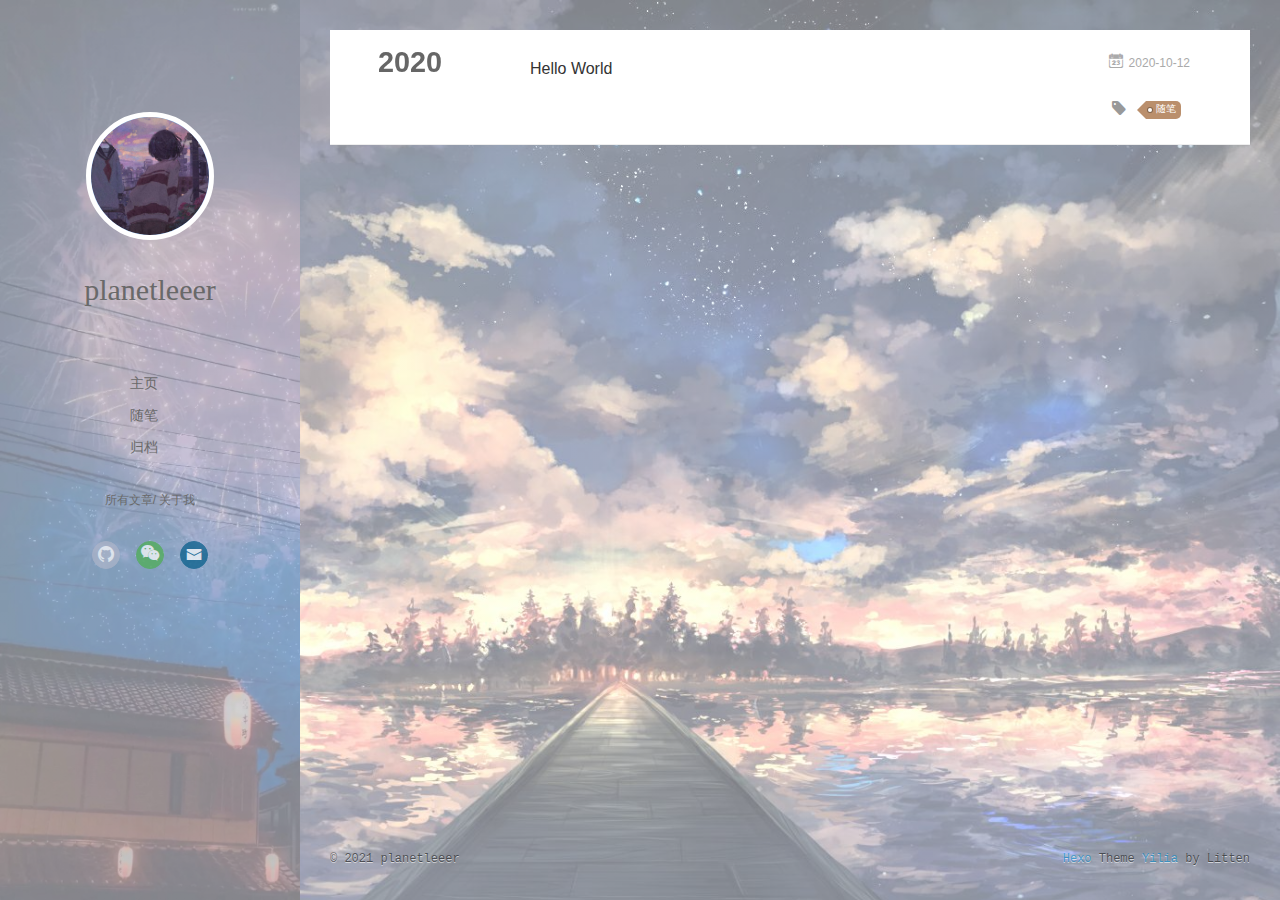
<file: archives/2020/10/index.html>
<!DOCTYPE html>
<html>
<head>
  <meta charset="utf-8">
  
  <meta name="renderer" content="webkit">
  <meta http-equiv="X-UA-Compatible" content="IE=edge" >
  <link rel="dns-prefetch" href="http://planetleeer.github.io">
  <title>Archives: 2020/10 | 小行星·李的博客</title>
  <meta name="viewport" content="width=device-width, initial-scale=1, maximum-scale=1">
  <meta property="og:type" content="website">
<meta property="og:title" content="小行星·李的博客">
<meta property="og:url" content="http://planetleeer.github.io/archives/2020/10/index.html">
<meta property="og:site_name" content="小行星·李的博客">
<meta property="og:locale" content="zh_CN">
<meta property="article:author" content="planetleeer">
<meta name="twitter:card" content="summary">
  
    <link rel="alternative" href="/atom.xml" title="小行星·李的博客" type="application/atom+xml">
  
  
    <link rel="icon" href="/assets/favicon.png">
  
  <link rel="stylesheet" type="text/css" href="/./main.0cf68a.css">
  <style type="text/css">
  
    #container.show {
      background: linear-gradient(200deg,#a0cfe4,#e8c37e);
    }
  </style>
  

  

<meta name="generator" content="Hexo 5.2.0"></head>

<body>
  <div id="container" q-class="show:isCtnShow">
    <canvas id="anm-canvas" class="anm-canvas"></canvas>
    <div class="left-col" q-class="show:isShow">
      
<!-- <div class="overlay" style="background: #000000"></div> -->
<div class="overlay"></div>
<div class="intrude-less">
	<header id="header" class="inner">
		<a href="/" class="profilepic">
			<img src="/assets/head.jpg" class="js-avatar">
		</a>
		<hgroup>
		  <h1 class="header-author"><a href="/">planetleeer</a></h1>
		</hgroup>
		

		<nav class="header-menu">
			<ul>
			
				<li><a href="/">主页</a></li>
	        
				<li><a href="/tags/%E9%9A%8F%E7%AC%94/">随笔</a></li>
	        
				<li><a href="/archives/index.html">归档</a></li>
	        
			</ul>
		</nav>
		<nav class="header-smart-menu">
    		
    			
    			<a q-on="click: openSlider(e, 'innerArchive')" href="javascript:void(0)">所有文章</a>
    			
            
    			
    			<a q-on="click: openSlider(e, 'aboutme')" href="javascript:void(0)">关于我</a>
    			
            
		</nav>
		<nav class="header-nav">
			<div class="social">
				
					<a class="github" target="_blank" href="https://github.com/planetleeer" title="github"><i class="icon-github"></i></a>
		        
					<a class="weixin" target="_blank" href="/assets/wechat.jpg" title="weixin"><i class="icon-weixin"></i></a>
		        
					<a class="mail" target="_blank" href="mailto:licong_my@163.com" title="mail"><i class="icon-mail"></i></a>
		        
			</div>
		<!-- 网易云音乐插件 -->
		
			<div style="position:absolute; bottom:120px left:auto; width:85%">
				<iframe frameborder="no" border="0" marginwidth="0" marginheight="0" width=200 height=86 src="//music.163.com/outchain/player?type=2&id=1476239407&auto=0&height=66"></iframe>
			</div>
		

		</nav>
	</header>		
</div>

    </div>
    <div class="mid-col" q-class="show:isShow,hide:isShow|isFalse">
      
<nav id="mobile-nav">
  	<div class="overlay js-overlay" style="background: #000000"></div>
	<div class="btnctn js-mobile-btnctn">
  		<div class="slider-trigger list" q-on="click: openSlider(e)"><i class="icon icon-sort"></i></div>
	</div>
	<div class="intrude-less">
		<header id="header" class="inner">
			<div class="profilepic">
				<img src="/assets/head.jpg" class="js-avatar">
			</div>
			<hgroup>
			  <h1 class="header-author js-header-author">planetleeer</h1>
			</hgroup>
			
			
			
				
			
				
			
				
			
			
			
			<nav class="header-nav">
				<div class="social">
					
						<a class="github" target="_blank" href="https://github.com/planetleeer" title="github"><i class="icon-github"></i></a>
			        
						<a class="weixin" target="_blank" href="/assets/wechat.jpg" title="weixin"><i class="icon-weixin"></i></a>
			        
						<a class="mail" target="_blank" href="mailto:licong_my@163.com" title="mail"><i class="icon-mail"></i></a>
			        
				</div>
			</nav>

			<nav class="header-menu js-header-menu">
				<ul style="width: 70%">
				
				
					<li style="width: 33.333333333333336%"><a href="/">主页</a></li>
		        
					<li style="width: 33.333333333333336%"><a href="/tags/%E9%9A%8F%E7%AC%94/">随笔</a></li>
		        
					<li style="width: 33.333333333333336%"><a href="/archives/index.html">归档</a></li>
		        
				</ul>
			</nav>
		</header>				
	</div>
	<div class="mobile-mask" style="display:none" q-show="isShow"></div>
</nav>

      <div id="wrapper" class="body-wrap">
        <div class="menu-l">
          <div class="canvas-wrap">
            <canvas data-colors="#eaeaea" data-sectionHeight="100" data-contentId="js-content" id="myCanvas1" class="anm-canvas"></canvas>
          </div>
          <div id="js-content" class="content-ll">
            
  
  
    
    
      
      
      <section class="archives-wrap">
        <div class="archive-year-wrap">
          <a href="/archives/2020" class="archive-year">2020</a>
        </div>
        <div class="archives">
    
    <article class="archive-article archive-type-post">
  <div class="archive-article-inner">
    <header class="archive-article-header">
      	<div class="article-meta">
	      	<a href="/2020/10/12/hello-world/" class="archive-article-date">
  	<time datetime="2020-10-11T16:31:54.262Z" itemprop="datePublished"><i class="icon-calendar icon"></i>2020-10-12</time>
</a>
        </div>
    	 
  
    <h1 itemprop="name">
      <a class="archive-article-title" href="/2020/10/12/hello-world/">Hello World</a>
    </h1>
  

        <div class="article-info info-on-right">
          
	<div class="article-tag tagcloud">
		<i class="icon-price-tags icon"></i>
		<ul class="article-tag-list">
			 
        		<li class="article-tag-list-item">
        			<a href="javascript:void(0)" class="js-tag article-tag-list-link color3">随笔</a>
        		</li>
      		
		</ul>
	</div>

          

        </div>
        <div class="clearfix"></div>
    </header>
  </div>
</article>
  
  
    </div></section>
  

    


          </div>
        </div>
      </div>
      <footer id="footer">
  <div class="outer">
    <div id="footer-info">
    	<div class="footer-left">
    		&copy; 2021 planetleeer
    	</div>
      	<div class="footer-right">
      		<a href="http://hexo.io/" target="_blank">Hexo</a>  Theme <a href="https://github.com/litten/hexo-theme-yilia" target="_blank">Yilia</a> by Litten
      	</div>
    </div>
  </div>
</footer>

<!--页面点击小红心-->
<script type="text/javascript" src="/love.js"></script>
    </div>
    <script>
	var yiliaConfig = {
		mathjax: false,
		isHome: false,
		isPost: false,
		isArchive: true,
		isTag: false,
		isCategory: false,
		open_in_new: false,
		toc_hide_index: true,
		root: "/",
		innerArchive: true,
		showTags: false
	}
</script>

<script>!function(t){function n(e){if(r[e])return r[e].exports;var i=r[e]={exports:{},id:e,loaded:!1};return t[e].call(i.exports,i,i.exports,n),i.loaded=!0,i.exports}var r={};n.m=t,n.c=r,n.p="./",n(0)}([function(t,n,r){r(195),t.exports=r(191)},function(t,n,r){var e=r(3),i=r(52),o=r(27),u=r(28),c=r(53),f="prototype",a=function(t,n,r){var s,l,h,v,p=t&a.F,d=t&a.G,y=t&a.S,g=t&a.P,b=t&a.B,m=d?e:y?e[n]||(e[n]={}):(e[n]||{})[f],x=d?i:i[n]||(i[n]={}),w=x[f]||(x[f]={});d&&(r=n);for(s in r)l=!p&&m&&void 0!==m[s],h=(l?m:r)[s],v=b&&l?c(h,e):g&&"function"==typeof h?c(Function.call,h):h,m&&u(m,s,h,t&a.U),x[s]!=h&&o(x,s,v),g&&w[s]!=h&&(w[s]=h)};e.core=i,a.F=1,a.G=2,a.S=4,a.P=8,a.B=16,a.W=32,a.U=64,a.R=128,t.exports=a},function(t,n,r){var e=r(6);t.exports=function(t){if(!e(t))throw TypeError(t+" is not an object!");return t}},function(t,n){var r=t.exports="undefined"!=typeof window&&window.Math==Math?window:"undefined"!=typeof self&&self.Math==Math?self:Function("return this")();"number"==typeof __g&&(__g=r)},function(t,n){t.exports=function(t){try{return!!t()}catch(t){return!0}}},function(t,n){var r=t.exports="undefined"!=typeof window&&window.Math==Math?window:"undefined"!=typeof self&&self.Math==Math?self:Function("return this")();"number"==typeof __g&&(__g=r)},function(t,n){t.exports=function(t){return"object"==typeof t?null!==t:"function"==typeof t}},function(t,n,r){var e=r(126)("wks"),i=r(76),o=r(3).Symbol,u="function"==typeof o;(t.exports=function(t){return e[t]||(e[t]=u&&o[t]||(u?o:i)("Symbol."+t))}).store=e},function(t,n){var r={}.hasOwnProperty;t.exports=function(t,n){return r.call(t,n)}},function(t,n,r){var e=r(94),i=r(33);t.exports=function(t){return e(i(t))}},function(t,n,r){t.exports=!r(4)(function(){return 7!=Object.defineProperty({},"a",{get:function(){return 7}}).a})},function(t,n,r){var e=r(2),i=r(167),o=r(50),u=Object.defineProperty;n.f=r(10)?Object.defineProperty:function(t,n,r){if(e(t),n=o(n,!0),e(r),i)try{return u(t,n,r)}catch(t){}if("get"in r||"set"in r)throw TypeError("Accessors not supported!");return"value"in r&&(t[n]=r.value),t}},function(t,n,r){t.exports=!r(18)(function(){return 7!=Object.defineProperty({},"a",{get:function(){return 7}}).a})},function(t,n,r){var e=r(14),i=r(22);t.exports=r(12)?function(t,n,r){return e.f(t,n,i(1,r))}:function(t,n,r){return t[n]=r,t}},function(t,n,r){var e=r(20),i=r(58),o=r(42),u=Object.defineProperty;n.f=r(12)?Object.defineProperty:function(t,n,r){if(e(t),n=o(n,!0),e(r),i)try{return u(t,n,r)}catch(t){}if("get"in r||"set"in r)throw TypeError("Accessors not supported!");return"value"in r&&(t[n]=r.value),t}},function(t,n,r){var e=r(40)("wks"),i=r(23),o=r(5).Symbol,u="function"==typeof o;(t.exports=function(t){return e[t]||(e[t]=u&&o[t]||(u?o:i)("Symbol."+t))}).store=e},function(t,n,r){var e=r(67),i=Math.min;t.exports=function(t){return t>0?i(e(t),9007199254740991):0}},function(t,n,r){var e=r(46);t.exports=function(t){return Object(e(t))}},function(t,n){t.exports=function(t){try{return!!t()}catch(t){return!0}}},function(t,n,r){var e=r(63),i=r(34);t.exports=Object.keys||function(t){return e(t,i)}},function(t,n,r){var e=r(21);t.exports=function(t){if(!e(t))throw TypeError(t+" is not an object!");return t}},function(t,n){t.exports=function(t){return"object"==typeof t?null!==t:"function"==typeof t}},function(t,n){t.exports=function(t,n){return{enumerable:!(1&t),configurable:!(2&t),writable:!(4&t),value:n}}},function(t,n){var r=0,e=Math.random();t.exports=function(t){return"Symbol(".concat(void 0===t?"":t,")_",(++r+e).toString(36))}},function(t,n){var r={}.hasOwnProperty;t.exports=function(t,n){return r.call(t,n)}},function(t,n){var r=t.exports={version:"2.4.0"};"number"==typeof __e&&(__e=r)},function(t,n){t.exports=function(t){if("function"!=typeof t)throw TypeError(t+" is not a function!");return t}},function(t,n,r){var e=r(11),i=r(66);t.exports=r(10)?function(t,n,r){return e.f(t,n,i(1,r))}:function(t,n,r){return t[n]=r,t}},function(t,n,r){var e=r(3),i=r(27),o=r(24),u=r(76)("src"),c="toString",f=Function[c],a=(""+f).split(c);r(52).inspectSource=function(t){return f.call(t)},(t.exports=function(t,n,r,c){var f="function"==typeof r;f&&(o(r,"name")||i(r,"name",n)),t[n]!==r&&(f&&(o(r,u)||i(r,u,t[n]?""+t[n]:a.join(String(n)))),t===e?t[n]=r:c?t[n]?t[n]=r:i(t,n,r):(delete t[n],i(t,n,r)))})(Function.prototype,c,function(){return"function"==typeof this&&this[u]||f.call(this)})},function(t,n,r){var e=r(1),i=r(4),o=r(46),u=function(t,n,r,e){var i=String(o(t)),u="<"+n;return""!==r&&(u+=" "+r+'="'+String(e).replace(/"/g,"&quot;")+'"'),u+">"+i+"</"+n+">"};t.exports=function(t,n){var r={};r[t]=n(u),e(e.P+e.F*i(function(){var n=""[t]('"');return n!==n.toLowerCase()||n.split('"').length>3}),"String",r)}},function(t,n,r){var e=r(115),i=r(46);t.exports=function(t){return e(i(t))}},function(t,n,r){var e=r(116),i=r(66),o=r(30),u=r(50),c=r(24),f=r(167),a=Object.getOwnPropertyDescriptor;n.f=r(10)?a:function(t,n){if(t=o(t),n=u(n,!0),f)try{return a(t,n)}catch(t){}if(c(t,n))return i(!e.f.call(t,n),t[n])}},function(t,n,r){var e=r(24),i=r(17),o=r(145)("IE_PROTO"),u=Object.prototype;t.exports=Object.getPrototypeOf||function(t){return t=i(t),e(t,o)?t[o]:"function"==typeof t.constructor&&t instanceof t.constructor?t.constructor.prototype:t instanceof Object?u:null}},function(t,n){t.exports=function(t){if(void 0==t)throw TypeError("Can't call method on  "+t);return t}},function(t,n){t.exports="constructor,hasOwnProperty,isPrototypeOf,propertyIsEnumerable,toLocaleString,toString,valueOf".split(",")},function(t,n){t.exports={}},function(t,n){t.exports=!0},function(t,n){n.f={}.propertyIsEnumerable},function(t,n,r){var e=r(14).f,i=r(8),o=r(15)("toStringTag");t.exports=function(t,n,r){t&&!i(t=r?t:t.prototype,o)&&e(t,o,{configurable:!0,value:n})}},function(t,n,r){var e=r(40)("keys"),i=r(23);t.exports=function(t){return e[t]||(e[t]=i(t))}},function(t,n,r){var e=r(5),i="__core-js_shared__",o=e[i]||(e[i]={});t.exports=function(t){return o[t]||(o[t]={})}},function(t,n){var r=Math.ceil,e=Math.floor;t.exports=function(t){return isNaN(t=+t)?0:(t>0?e:r)(t)}},function(t,n,r){var e=r(21);t.exports=function(t,n){if(!e(t))return t;var r,i;if(n&&"function"==typeof(r=t.toString)&&!e(i=r.call(t)))return i;if("function"==typeof(r=t.valueOf)&&!e(i=r.call(t)))return i;if(!n&&"function"==typeof(r=t.toString)&&!e(i=r.call(t)))return i;throw TypeError("Can't convert object to primitive value")}},function(t,n,r){var e=r(5),i=r(25),o=r(36),u=r(44),c=r(14).f;t.exports=function(t){var n=i.Symbol||(i.Symbol=o?{}:e.Symbol||{});"_"==t.charAt(0)||t in n||c(n,t,{value:u.f(t)})}},function(t,n,r){n.f=r(15)},function(t,n){var r={}.toString;t.exports=function(t){return r.call(t).slice(8,-1)}},function(t,n){t.exports=function(t){if(void 0==t)throw TypeError("Can't call method on  "+t);return t}},function(t,n,r){var e=r(4);t.exports=function(t,n){return!!t&&e(function(){n?t.call(null,function(){},1):t.call(null)})}},function(t,n,r){var e=r(53),i=r(115),o=r(17),u=r(16),c=r(203);t.exports=function(t,n){var r=1==t,f=2==t,a=3==t,s=4==t,l=6==t,h=5==t||l,v=n||c;return function(n,c,p){for(var d,y,g=o(n),b=i(g),m=e(c,p,3),x=u(b.length),w=0,S=r?v(n,x):f?v(n,0):void 0;x>w;w++)if((h||w in b)&&(d=b[w],y=m(d,w,g),t))if(r)S[w]=y;else if(y)switch(t){case 3:return!0;case 5:return d;case 6:return w;case 2:S.push(d)}else if(s)return!1;return l?-1:a||s?s:S}}},function(t,n,r){var e=r(1),i=r(52),o=r(4);t.exports=function(t,n){var r=(i.Object||{})[t]||Object[t],u={};u[t]=n(r),e(e.S+e.F*o(function(){r(1)}),"Object",u)}},function(t,n,r){var e=r(6);t.exports=function(t,n){if(!e(t))return t;var r,i;if(n&&"function"==typeof(r=t.toString)&&!e(i=r.call(t)))return i;if("function"==typeof(r=t.valueOf)&&!e(i=r.call(t)))return i;if(!n&&"function"==typeof(r=t.toString)&&!e(i=r.call(t)))return i;throw TypeError("Can't convert object to primitive value")}},function(t,n,r){var e=r(5),i=r(25),o=r(91),u=r(13),c="prototype",f=function(t,n,r){var a,s,l,h=t&f.F,v=t&f.G,p=t&f.S,d=t&f.P,y=t&f.B,g=t&f.W,b=v?i:i[n]||(i[n]={}),m=b[c],x=v?e:p?e[n]:(e[n]||{})[c];v&&(r=n);for(a in r)(s=!h&&x&&void 0!==x[a])&&a in b||(l=s?x[a]:r[a],b[a]=v&&"function"!=typeof x[a]?r[a]:y&&s?o(l,e):g&&x[a]==l?function(t){var n=function(n,r,e){if(this instanceof t){switch(arguments.length){case 0:return new t;case 1:return new t(n);case 2:return new t(n,r)}return new t(n,r,e)}return t.apply(this,arguments)};return n[c]=t[c],n}(l):d&&"function"==typeof l?o(Function.call,l):l,d&&((b.virtual||(b.virtual={}))[a]=l,t&f.R&&m&&!m[a]&&u(m,a,l)))};f.F=1,f.G=2,f.S=4,f.P=8,f.B=16,f.W=32,f.U=64,f.R=128,t.exports=f},function(t,n){var r=t.exports={version:"2.4.0"};"number"==typeof __e&&(__e=r)},function(t,n,r){var e=r(26);t.exports=function(t,n,r){if(e(t),void 0===n)return t;switch(r){case 1:return function(r){return t.call(n,r)};case 2:return function(r,e){return t.call(n,r,e)};case 3:return function(r,e,i){return t.call(n,r,e,i)}}return function(){return t.apply(n,arguments)}}},function(t,n,r){var e=r(183),i=r(1),o=r(126)("metadata"),u=o.store||(o.store=new(r(186))),c=function(t,n,r){var i=u.get(t);if(!i){if(!r)return;u.set(t,i=new e)}var o=i.get(n);if(!o){if(!r)return;i.set(n,o=new e)}return o},f=function(t,n,r){var e=c(n,r,!1);return void 0!==e&&e.has(t)},a=function(t,n,r){var e=c(n,r,!1);return void 0===e?void 0:e.get(t)},s=function(t,n,r,e){c(r,e,!0).set(t,n)},l=function(t,n){var r=c(t,n,!1),e=[];return r&&r.forEach(function(t,n){e.push(n)}),e},h=function(t){return void 0===t||"symbol"==typeof t?t:String(t)},v=function(t){i(i.S,"Reflect",t)};t.exports={store:u,map:c,has:f,get:a,set:s,keys:l,key:h,exp:v}},function(t,n,r){"use strict";if(r(10)){var e=r(69),i=r(3),o=r(4),u=r(1),c=r(127),f=r(152),a=r(53),s=r(68),l=r(66),h=r(27),v=r(73),p=r(67),d=r(16),y=r(75),g=r(50),b=r(24),m=r(180),x=r(114),w=r(6),S=r(17),_=r(137),O=r(70),E=r(32),P=r(71).f,j=r(154),F=r(76),M=r(7),A=r(48),N=r(117),T=r(146),I=r(155),k=r(80),L=r(123),R=r(74),C=r(130),D=r(160),U=r(11),W=r(31),G=U.f,B=W.f,V=i.RangeError,z=i.TypeError,q=i.Uint8Array,K="ArrayBuffer",J="Shared"+K,Y="BYTES_PER_ELEMENT",H="prototype",$=Array[H],X=f.ArrayBuffer,Q=f.DataView,Z=A(0),tt=A(2),nt=A(3),rt=A(4),et=A(5),it=A(6),ot=N(!0),ut=N(!1),ct=I.values,ft=I.keys,at=I.entries,st=$.lastIndexOf,lt=$.reduce,ht=$.reduceRight,vt=$.join,pt=$.sort,dt=$.slice,yt=$.toString,gt=$.toLocaleString,bt=M("iterator"),mt=M("toStringTag"),xt=F("typed_constructor"),wt=F("def_constructor"),St=c.CONSTR,_t=c.TYPED,Ot=c.VIEW,Et="Wrong length!",Pt=A(1,function(t,n){return Tt(T(t,t[wt]),n)}),jt=o(function(){return 1===new q(new Uint16Array([1]).buffer)[0]}),Ft=!!q&&!!q[H].set&&o(function(){new q(1).set({})}),Mt=function(t,n){if(void 0===t)throw z(Et);var r=+t,e=d(t);if(n&&!m(r,e))throw V(Et);return e},At=function(t,n){var r=p(t);if(r<0||r%n)throw V("Wrong offset!");return r},Nt=function(t){if(w(t)&&_t in t)return t;throw z(t+" is not a typed array!")},Tt=function(t,n){if(!(w(t)&&xt in t))throw z("It is not a typed array constructor!");return new t(n)},It=function(t,n){return kt(T(t,t[wt]),n)},kt=function(t,n){for(var r=0,e=n.length,i=Tt(t,e);e>r;)i[r]=n[r++];return i},Lt=function(t,n,r){G(t,n,{get:function(){return this._d[r]}})},Rt=function(t){var n,r,e,i,o,u,c=S(t),f=arguments.length,s=f>1?arguments[1]:void 0,l=void 0!==s,h=j(c);if(void 0!=h&&!_(h)){for(u=h.call(c),e=[],n=0;!(o=u.next()).done;n++)e.push(o.value);c=e}for(l&&f>2&&(s=a(s,arguments[2],2)),n=0,r=d(c.length),i=Tt(this,r);r>n;n++)i[n]=l?s(c[n],n):c[n];return i},Ct=function(){for(var t=0,n=arguments.length,r=Tt(this,n);n>t;)r[t]=arguments[t++];return r},Dt=!!q&&o(function(){gt.call(new q(1))}),Ut=function(){return gt.apply(Dt?dt.call(Nt(this)):Nt(this),arguments)},Wt={copyWithin:function(t,n){return D.call(Nt(this),t,n,arguments.length>2?arguments[2]:void 0)},every:function(t){return rt(Nt(this),t,arguments.length>1?arguments[1]:void 0)},fill:function(t){return C.apply(Nt(this),arguments)},filter:function(t){return It(this,tt(Nt(this),t,arguments.length>1?arguments[1]:void 0))},find:function(t){return et(Nt(this),t,arguments.length>1?arguments[1]:void 0)},findIndex:function(t){return it(Nt(this),t,arguments.length>1?arguments[1]:void 0)},forEach:function(t){Z(Nt(this),t,arguments.length>1?arguments[1]:void 0)},indexOf:function(t){return ut(Nt(this),t,arguments.length>1?arguments[1]:void 0)},includes:function(t){return ot(Nt(this),t,arguments.length>1?arguments[1]:void 0)},join:function(t){return vt.apply(Nt(this),arguments)},lastIndexOf:function(t){return st.apply(Nt(this),arguments)},map:function(t){return Pt(Nt(this),t,arguments.length>1?arguments[1]:void 0)},reduce:function(t){return lt.apply(Nt(this),arguments)},reduceRight:function(t){return ht.apply(Nt(this),arguments)},reverse:function(){for(var t,n=this,r=Nt(n).length,e=Math.floor(r/2),i=0;i<e;)t=n[i],n[i++]=n[--r],n[r]=t;return n},some:function(t){return nt(Nt(this),t,arguments.length>1?arguments[1]:void 0)},sort:function(t){return pt.call(Nt(this),t)},subarray:function(t,n){var r=Nt(this),e=r.length,i=y(t,e);return new(T(r,r[wt]))(r.buffer,r.byteOffset+i*r.BYTES_PER_ELEMENT,d((void 0===n?e:y(n,e))-i))}},Gt=function(t,n){return It(this,dt.call(Nt(this),t,n))},Bt=function(t){Nt(this);var n=At(arguments[1],1),r=this.length,e=S(t),i=d(e.length),o=0;if(i+n>r)throw V(Et);for(;o<i;)this[n+o]=e[o++]},Vt={entries:function(){return at.call(Nt(this))},keys:function(){return ft.call(Nt(this))},values:function(){return ct.call(Nt(this))}},zt=function(t,n){return w(t)&&t[_t]&&"symbol"!=typeof n&&n in t&&String(+n)==String(n)},qt=function(t,n){return zt(t,n=g(n,!0))?l(2,t[n]):B(t,n)},Kt=function(t,n,r){return!(zt(t,n=g(n,!0))&&w(r)&&b(r,"value"))||b(r,"get")||b(r,"set")||r.configurable||b(r,"writable")&&!r.writable||b(r,"enumerable")&&!r.enumerable?G(t,n,r):(t[n]=r.value,t)};St||(W.f=qt,U.f=Kt),u(u.S+u.F*!St,"Object",{getOwnPropertyDescriptor:qt,defineProperty:Kt}),o(function(){yt.call({})})&&(yt=gt=function(){return vt.call(this)});var Jt=v({},Wt);v(Jt,Vt),h(Jt,bt,Vt.values),v(Jt,{slice:Gt,set:Bt,constructor:function(){},toString:yt,toLocaleString:Ut}),Lt(Jt,"buffer","b"),Lt(Jt,"byteOffset","o"),Lt(Jt,"byteLength","l"),Lt(Jt,"length","e"),G(Jt,mt,{get:function(){return this[_t]}}),t.exports=function(t,n,r,f){f=!!f;var a=t+(f?"Clamped":"")+"Array",l="Uint8Array"!=a,v="get"+t,p="set"+t,y=i[a],g=y||{},b=y&&E(y),m=!y||!c.ABV,S={},_=y&&y[H],j=function(t,r){var e=t._d;return e.v[v](r*n+e.o,jt)},F=function(t,r,e){var i=t._d;f&&(e=(e=Math.round(e))<0?0:e>255?255:255&e),i.v[p](r*n+i.o,e,jt)},M=function(t,n){G(t,n,{get:function(){return j(this,n)},set:function(t){return F(this,n,t)},enumerable:!0})};m?(y=r(function(t,r,e,i){s(t,y,a,"_d");var o,u,c,f,l=0,v=0;if(w(r)){if(!(r instanceof X||(f=x(r))==K||f==J))return _t in r?kt(y,r):Rt.call(y,r);o=r,v=At(e,n);var p=r.byteLength;if(void 0===i){if(p%n)throw V(Et);if((u=p-v)<0)throw V(Et)}else if((u=d(i)*n)+v>p)throw V(Et);c=u/n}else c=Mt(r,!0),u=c*n,o=new X(u);for(h(t,"_d",{b:o,o:v,l:u,e:c,v:new Q(o)});l<c;)M(t,l++)}),_=y[H]=O(Jt),h(_,"constructor",y)):L(function(t){new y(null),new y(t)},!0)||(y=r(function(t,r,e,i){s(t,y,a);var o;return w(r)?r instanceof X||(o=x(r))==K||o==J?void 0!==i?new g(r,At(e,n),i):void 0!==e?new g(r,At(e,n)):new g(r):_t in r?kt(y,r):Rt.call(y,r):new g(Mt(r,l))}),Z(b!==Function.prototype?P(g).concat(P(b)):P(g),function(t){t in y||h(y,t,g[t])}),y[H]=_,e||(_.constructor=y));var A=_[bt],N=!!A&&("values"==A.name||void 0==A.name),T=Vt.values;h(y,xt,!0),h(_,_t,a),h(_,Ot,!0),h(_,wt,y),(f?new y(1)[mt]==a:mt in _)||G(_,mt,{get:function(){return a}}),S[a]=y,u(u.G+u.W+u.F*(y!=g),S),u(u.S,a,{BYTES_PER_ELEMENT:n,from:Rt,of:Ct}),Y in _||h(_,Y,n),u(u.P,a,Wt),R(a),u(u.P+u.F*Ft,a,{set:Bt}),u(u.P+u.F*!N,a,Vt),u(u.P+u.F*(_.toString!=yt),a,{toString:yt}),u(u.P+u.F*o(function(){new y(1).slice()}),a,{slice:Gt}),u(u.P+u.F*(o(function(){return[1,2].toLocaleString()!=new y([1,2]).toLocaleString()})||!o(function(){_.toLocaleString.call([1,2])})),a,{toLocaleString:Ut}),k[a]=N?A:T,e||N||h(_,bt,T)}}else t.exports=function(){}},function(t,n){var r={}.toString;t.exports=function(t){return r.call(t).slice(8,-1)}},function(t,n,r){var e=r(21),i=r(5).document,o=e(i)&&e(i.createElement);t.exports=function(t){return o?i.createElement(t):{}}},function(t,n,r){t.exports=!r(12)&&!r(18)(function(){return 7!=Object.defineProperty(r(57)("div"),"a",{get:function(){return 7}}).a})},function(t,n,r){"use strict";var e=r(36),i=r(51),o=r(64),u=r(13),c=r(8),f=r(35),a=r(96),s=r(38),l=r(103),h=r(15)("iterator"),v=!([].keys&&"next"in[].keys()),p="keys",d="values",y=function(){return this};t.exports=function(t,n,r,g,b,m,x){a(r,n,g);var w,S,_,O=function(t){if(!v&&t in F)return F[t];switch(t){case p:case d:return function(){return new r(this,t)}}return function(){return new r(this,t)}},E=n+" Iterator",P=b==d,j=!1,F=t.prototype,M=F[h]||F["@@iterator"]||b&&F[b],A=M||O(b),N=b?P?O("entries"):A:void 0,T="Array"==n?F.entries||M:M;if(T&&(_=l(T.call(new t)))!==Object.prototype&&(s(_,E,!0),e||c(_,h)||u(_,h,y)),P&&M&&M.name!==d&&(j=!0,A=function(){return M.call(this)}),e&&!x||!v&&!j&&F[h]||u(F,h,A),f[n]=A,f[E]=y,b)if(w={values:P?A:O(d),keys:m?A:O(p),entries:N},x)for(S in w)S in F||o(F,S,w[S]);else i(i.P+i.F*(v||j),n,w);return w}},function(t,n,r){var e=r(20),i=r(100),o=r(34),u=r(39)("IE_PROTO"),c=function(){},f="prototype",a=function(){var t,n=r(57)("iframe"),e=o.length;for(n.style.display="none",r(93).appendChild(n),n.src="javascript:",t=n.contentWindow.document,t.open(),t.write("<script>document.F=Object<\/script>"),t.close(),a=t.F;e--;)delete a[f][o[e]];return a()};t.exports=Object.create||function(t,n){var r;return null!==t?(c[f]=e(t),r=new c,c[f]=null,r[u]=t):r=a(),void 0===n?r:i(r,n)}},function(t,n,r){var e=r(63),i=r(34).concat("length","prototype");n.f=Object.getOwnPropertyNames||function(t){return e(t,i)}},function(t,n){n.f=Object.getOwnPropertySymbols},function(t,n,r){var e=r(8),i=r(9),o=r(90)(!1),u=r(39)("IE_PROTO");t.exports=function(t,n){var r,c=i(t),f=0,a=[];for(r in c)r!=u&&e(c,r)&&a.push(r);for(;n.length>f;)e(c,r=n[f++])&&(~o(a,r)||a.push(r));return a}},function(t,n,r){t.exports=r(13)},function(t,n,r){var e=r(76)("meta"),i=r(6),o=r(24),u=r(11).f,c=0,f=Object.isExtensible||function(){return!0},a=!r(4)(function(){return f(Object.preventExtensions({}))}),s=function(t){u(t,e,{value:{i:"O"+ ++c,w:{}}})},l=function(t,n){if(!i(t))return"symbol"==typeof t?t:("string"==typeof t?"S":"P")+t;if(!o(t,e)){if(!f(t))return"F";if(!n)return"E";s(t)}return t[e].i},h=function(t,n){if(!o(t,e)){if(!f(t))return!0;if(!n)return!1;s(t)}return t[e].w},v=function(t){return a&&p.NEED&&f(t)&&!o(t,e)&&s(t),t},p=t.exports={KEY:e,NEED:!1,fastKey:l,getWeak:h,onFreeze:v}},function(t,n){t.exports=function(t,n){return{enumerable:!(1&t),configurable:!(2&t),writable:!(4&t),value:n}}},function(t,n){var r=Math.ceil,e=Math.floor;t.exports=function(t){return isNaN(t=+t)?0:(t>0?e:r)(t)}},function(t,n){t.exports=function(t,n,r,e){if(!(t instanceof n)||void 0!==e&&e in t)throw TypeError(r+": incorrect invocation!");return t}},function(t,n){t.exports=!1},function(t,n,r){var e=r(2),i=r(173),o=r(133),u=r(145)("IE_PROTO"),c=function(){},f="prototype",a=function(){var t,n=r(132)("iframe"),e=o.length;for(n.style.display="none",r(135).appendChild(n),n.src="javascript:",t=n.contentWindow.document,t.open(),t.write("<script>document.F=Object<\/script>"),t.close(),a=t.F;e--;)delete a[f][o[e]];return a()};t.exports=Object.create||function(t,n){var r;return null!==t?(c[f]=e(t),r=new c,c[f]=null,r[u]=t):r=a(),void 0===n?r:i(r,n)}},function(t,n,r){var e=r(175),i=r(133).concat("length","prototype");n.f=Object.getOwnPropertyNames||function(t){return e(t,i)}},function(t,n,r){var e=r(175),i=r(133);t.exports=Object.keys||function(t){return e(t,i)}},function(t,n,r){var e=r(28);t.exports=function(t,n,r){for(var i in n)e(t,i,n[i],r);return t}},function(t,n,r){"use strict";var e=r(3),i=r(11),o=r(10),u=r(7)("species");t.exports=function(t){var n=e[t];o&&n&&!n[u]&&i.f(n,u,{configurable:!0,get:function(){return this}})}},function(t,n,r){var e=r(67),i=Math.max,o=Math.min;t.exports=function(t,n){return t=e(t),t<0?i(t+n,0):o(t,n)}},function(t,n){var r=0,e=Math.random();t.exports=function(t){return"Symbol(".concat(void 0===t?"":t,")_",(++r+e).toString(36))}},function(t,n,r){var e=r(33);t.exports=function(t){return Object(e(t))}},function(t,n,r){var e=r(7)("unscopables"),i=Array.prototype;void 0==i[e]&&r(27)(i,e,{}),t.exports=function(t){i[e][t]=!0}},function(t,n,r){var e=r(53),i=r(169),o=r(137),u=r(2),c=r(16),f=r(154),a={},s={},n=t.exports=function(t,n,r,l,h){var v,p,d,y,g=h?function(){return t}:f(t),b=e(r,l,n?2:1),m=0;if("function"!=typeof g)throw TypeError(t+" is not iterable!");if(o(g)){for(v=c(t.length);v>m;m++)if((y=n?b(u(p=t[m])[0],p[1]):b(t[m]))===a||y===s)return y}else for(d=g.call(t);!(p=d.next()).done;)if((y=i(d,b,p.value,n))===a||y===s)return y};n.BREAK=a,n.RETURN=s},function(t,n){t.exports={}},function(t,n,r){var e=r(11).f,i=r(24),o=r(7)("toStringTag");t.exports=function(t,n,r){t&&!i(t=r?t:t.prototype,o)&&e(t,o,{configurable:!0,value:n})}},function(t,n,r){var e=r(1),i=r(46),o=r(4),u=r(150),c="["+u+"]",f="​",a=RegExp("^"+c+c+"*"),s=RegExp(c+c+"*$"),l=function(t,n,r){var i={},c=o(function(){return!!u[t]()||f[t]()!=f}),a=i[t]=c?n(h):u[t];r&&(i[r]=a),e(e.P+e.F*c,"String",i)},h=l.trim=function(t,n){return t=String(i(t)),1&n&&(t=t.replace(a,"")),2&n&&(t=t.replace(s,"")),t};t.exports=l},function(t,n,r){t.exports={default:r(86),__esModule:!0}},function(t,n,r){t.exports={default:r(87),__esModule:!0}},function(t,n,r){"use strict";function e(t){return t&&t.__esModule?t:{default:t}}n.__esModule=!0;var i=r(84),o=e(i),u=r(83),c=e(u),f="function"==typeof c.default&&"symbol"==typeof o.default?function(t){return typeof t}:function(t){return t&&"function"==typeof c.default&&t.constructor===c.default&&t!==c.default.prototype?"symbol":typeof t};n.default="function"==typeof c.default&&"symbol"===f(o.default)?function(t){return void 0===t?"undefined":f(t)}:function(t){return t&&"function"==typeof c.default&&t.constructor===c.default&&t!==c.default.prototype?"symbol":void 0===t?"undefined":f(t)}},function(t,n,r){r(110),r(108),r(111),r(112),t.exports=r(25).Symbol},function(t,n,r){r(109),r(113),t.exports=r(44).f("iterator")},function(t,n){t.exports=function(t){if("function"!=typeof t)throw TypeError(t+" is not a function!");return t}},function(t,n){t.exports=function(){}},function(t,n,r){var e=r(9),i=r(106),o=r(105);t.exports=function(t){return function(n,r,u){var c,f=e(n),a=i(f.length),s=o(u,a);if(t&&r!=r){for(;a>s;)if((c=f[s++])!=c)return!0}else for(;a>s;s++)if((t||s in f)&&f[s]===r)return t||s||0;return!t&&-1}}},function(t,n,r){var e=r(88);t.exports=function(t,n,r){if(e(t),void 0===n)return t;switch(r){case 1:return function(r){return t.call(n,r)};case 2:return function(r,e){return t.call(n,r,e)};case 3:return function(r,e,i){return t.call(n,r,e,i)}}return function(){return t.apply(n,arguments)}}},function(t,n,r){var e=r(19),i=r(62),o=r(37);t.exports=function(t){var n=e(t),r=i.f;if(r)for(var u,c=r(t),f=o.f,a=0;c.length>a;)f.call(t,u=c[a++])&&n.push(u);return n}},function(t,n,r){t.exports=r(5).document&&document.documentElement},function(t,n,r){var e=r(56);t.exports=Object("z").propertyIsEnumerable(0)?Object:function(t){return"String"==e(t)?t.split(""):Object(t)}},function(t,n,r){var e=r(56);t.exports=Array.isArray||function(t){return"Array"==e(t)}},function(t,n,r){"use strict";var e=r(60),i=r(22),o=r(38),u={};r(13)(u,r(15)("iterator"),function(){return this}),t.exports=function(t,n,r){t.prototype=e(u,{next:i(1,r)}),o(t,n+" Iterator")}},function(t,n){t.exports=function(t,n){return{value:n,done:!!t}}},function(t,n,r){var e=r(19),i=r(9);t.exports=function(t,n){for(var r,o=i(t),u=e(o),c=u.length,f=0;c>f;)if(o[r=u[f++]]===n)return r}},function(t,n,r){var e=r(23)("meta"),i=r(21),o=r(8),u=r(14).f,c=0,f=Object.isExtensible||function(){return!0},a=!r(18)(function(){return f(Object.preventExtensions({}))}),s=function(t){u(t,e,{value:{i:"O"+ ++c,w:{}}})},l=function(t,n){if(!i(t))return"symbol"==typeof t?t:("string"==typeof t?"S":"P")+t;if(!o(t,e)){if(!f(t))return"F";if(!n)return"E";s(t)}return t[e].i},h=function(t,n){if(!o(t,e)){if(!f(t))return!0;if(!n)return!1;s(t)}return t[e].w},v=function(t){return a&&p.NEED&&f(t)&&!o(t,e)&&s(t),t},p=t.exports={KEY:e,NEED:!1,fastKey:l,getWeak:h,onFreeze:v}},function(t,n,r){var e=r(14),i=r(20),o=r(19);t.exports=r(12)?Object.defineProperties:function(t,n){i(t);for(var r,u=o(n),c=u.length,f=0;c>f;)e.f(t,r=u[f++],n[r]);return t}},function(t,n,r){var e=r(37),i=r(22),o=r(9),u=r(42),c=r(8),f=r(58),a=Object.getOwnPropertyDescriptor;n.f=r(12)?a:function(t,n){if(t=o(t),n=u(n,!0),f)try{return a(t,n)}catch(t){}if(c(t,n))return i(!e.f.call(t,n),t[n])}},function(t,n,r){var e=r(9),i=r(61).f,o={}.toString,u="object"==typeof window&&window&&Object.getOwnPropertyNames?Object.getOwnPropertyNames(window):[],c=function(t){try{return i(t)}catch(t){return u.slice()}};t.exports.f=function(t){return u&&"[object Window]"==o.call(t)?c(t):i(e(t))}},function(t,n,r){var e=r(8),i=r(77),o=r(39)("IE_PROTO"),u=Object.prototype;t.exports=Object.getPrototypeOf||function(t){return t=i(t),e(t,o)?t[o]:"function"==typeof t.constructor&&t instanceof t.constructor?t.constructor.prototype:t instanceof Object?u:null}},function(t,n,r){var e=r(41),i=r(33);t.exports=function(t){return function(n,r){var o,u,c=String(i(n)),f=e(r),a=c.length;return f<0||f>=a?t?"":void 0:(o=c.charCodeAt(f),o<55296||o>56319||f+1===a||(u=c.charCodeAt(f+1))<56320||u>57343?t?c.charAt(f):o:t?c.slice(f,f+2):u-56320+(o-55296<<10)+65536)}}},function(t,n,r){var e=r(41),i=Math.max,o=Math.min;t.exports=function(t,n){return t=e(t),t<0?i(t+n,0):o(t,n)}},function(t,n,r){var e=r(41),i=Math.min;t.exports=function(t){return t>0?i(e(t),9007199254740991):0}},function(t,n,r){"use strict";var e=r(89),i=r(97),o=r(35),u=r(9);t.exports=r(59)(Array,"Array",function(t,n){this._t=u(t),this._i=0,this._k=n},function(){var t=this._t,n=this._k,r=this._i++;return!t||r>=t.length?(this._t=void 0,i(1)):"keys"==n?i(0,r):"values"==n?i(0,t[r]):i(0,[r,t[r]])},"values"),o.Arguments=o.Array,e("keys"),e("values"),e("entries")},function(t,n){},function(t,n,r){"use strict";var e=r(104)(!0);r(59)(String,"String",function(t){this._t=String(t),this._i=0},function(){var t,n=this._t,r=this._i;return r>=n.length?{value:void 0,done:!0}:(t=e(n,r),this._i+=t.length,{value:t,done:!1})})},function(t,n,r){"use strict";var e=r(5),i=r(8),o=r(12),u=r(51),c=r(64),f=r(99).KEY,a=r(18),s=r(40),l=r(38),h=r(23),v=r(15),p=r(44),d=r(43),y=r(98),g=r(92),b=r(95),m=r(20),x=r(9),w=r(42),S=r(22),_=r(60),O=r(102),E=r(101),P=r(14),j=r(19),F=E.f,M=P.f,A=O.f,N=e.Symbol,T=e.JSON,I=T&&T.stringify,k="prototype",L=v("_hidden"),R=v("toPrimitive"),C={}.propertyIsEnumerable,D=s("symbol-registry"),U=s("symbols"),W=s("op-symbols"),G=Object[k],B="function"==typeof N,V=e.QObject,z=!V||!V[k]||!V[k].findChild,q=o&&a(function(){return 7!=_(M({},"a",{get:function(){return M(this,"a",{value:7}).a}})).a})?function(t,n,r){var e=F(G,n);e&&delete G[n],M(t,n,r),e&&t!==G&&M(G,n,e)}:M,K=function(t){var n=U[t]=_(N[k]);return n._k=t,n},J=B&&"symbol"==typeof N.iterator?function(t){return"symbol"==typeof t}:function(t){return t instanceof N},Y=function(t,n,r){return t===G&&Y(W,n,r),m(t),n=w(n,!0),m(r),i(U,n)?(r.enumerable?(i(t,L)&&t[L][n]&&(t[L][n]=!1),r=_(r,{enumerable:S(0,!1)})):(i(t,L)||M(t,L,S(1,{})),t[L][n]=!0),q(t,n,r)):M(t,n,r)},H=function(t,n){m(t);for(var r,e=g(n=x(n)),i=0,o=e.length;o>i;)Y(t,r=e[i++],n[r]);return t},$=function(t,n){return void 0===n?_(t):H(_(t),n)},X=function(t){var n=C.call(this,t=w(t,!0));return!(this===G&&i(U,t)&&!i(W,t))&&(!(n||!i(this,t)||!i(U,t)||i(this,L)&&this[L][t])||n)},Q=function(t,n){if(t=x(t),n=w(n,!0),t!==G||!i(U,n)||i(W,n)){var r=F(t,n);return!r||!i(U,n)||i(t,L)&&t[L][n]||(r.enumerable=!0),r}},Z=function(t){for(var n,r=A(x(t)),e=[],o=0;r.length>o;)i(U,n=r[o++])||n==L||n==f||e.push(n);return e},tt=function(t){for(var n,r=t===G,e=A(r?W:x(t)),o=[],u=0;e.length>u;)!i(U,n=e[u++])||r&&!i(G,n)||o.push(U[n]);return o};B||(N=function(){if(this instanceof N)throw TypeError("Symbol is not a constructor!");var t=h(arguments.length>0?arguments[0]:void 0),n=function(r){this===G&&n.call(W,r),i(this,L)&&i(this[L],t)&&(this[L][t]=!1),q(this,t,S(1,r))};return o&&z&&q(G,t,{configurable:!0,set:n}),K(t)},c(N[k],"toString",function(){return this._k}),E.f=Q,P.f=Y,r(61).f=O.f=Z,r(37).f=X,r(62).f=tt,o&&!r(36)&&c(G,"propertyIsEnumerable",X,!0),p.f=function(t){return K(v(t))}),u(u.G+u.W+u.F*!B,{Symbol:N});for(var nt="hasInstance,isConcatSpreadable,iterator,match,replace,search,species,split,toPrimitive,toStringTag,unscopables".split(","),rt=0;nt.length>rt;)v(nt[rt++]);for(var nt=j(v.store),rt=0;nt.length>rt;)d(nt[rt++]);u(u.S+u.F*!B,"Symbol",{for:function(t){return i(D,t+="")?D[t]:D[t]=N(t)},keyFor:function(t){if(J(t))return y(D,t);throw TypeError(t+" is not a symbol!")},useSetter:function(){z=!0},useSimple:function(){z=!1}}),u(u.S+u.F*!B,"Object",{create:$,defineProperty:Y,defineProperties:H,getOwnPropertyDescriptor:Q,getOwnPropertyNames:Z,getOwnPropertySymbols:tt}),T&&u(u.S+u.F*(!B||a(function(){var t=N();return"[null]"!=I([t])||"{}"!=I({a:t})||"{}"!=I(Object(t))})),"JSON",{stringify:function(t){if(void 0!==t&&!J(t)){for(var n,r,e=[t],i=1;arguments.length>i;)e.push(arguments[i++]);return n=e[1],"function"==typeof n&&(r=n),!r&&b(n)||(n=function(t,n){if(r&&(n=r.call(this,t,n)),!J(n))return n}),e[1]=n,I.apply(T,e)}}}),N[k][R]||r(13)(N[k],R,N[k].valueOf),l(N,"Symbol"),l(Math,"Math",!0),l(e.JSON,"JSON",!0)},function(t,n,r){r(43)("asyncIterator")},function(t,n,r){r(43)("observable")},function(t,n,r){r(107);for(var e=r(5),i=r(13),o=r(35),u=r(15)("toStringTag"),c=["NodeList","DOMTokenList","MediaList","StyleSheetList","CSSRuleList"],f=0;f<5;f++){var a=c[f],s=e[a],l=s&&s.prototype;l&&!l[u]&&i(l,u,a),o[a]=o.Array}},function(t,n,r){var e=r(45),i=r(7)("toStringTag"),o="Arguments"==e(function(){return arguments}()),u=function(t,n){try{return t[n]}catch(t){}};t.exports=function(t){var n,r,c;return void 0===t?"Undefined":null===t?"Null":"string"==typeof(r=u(n=Object(t),i))?r:o?e(n):"Object"==(c=e(n))&&"function"==typeof n.callee?"Arguments":c}},function(t,n,r){var e=r(45);t.exports=Object("z").propertyIsEnumerable(0)?Object:function(t){return"String"==e(t)?t.split(""):Object(t)}},function(t,n){n.f={}.propertyIsEnumerable},function(t,n,r){var e=r(30),i=r(16),o=r(75);t.exports=function(t){return function(n,r,u){var c,f=e(n),a=i(f.length),s=o(u,a);if(t&&r!=r){for(;a>s;)if((c=f[s++])!=c)return!0}else for(;a>s;s++)if((t||s in f)&&f[s]===r)return t||s||0;return!t&&-1}}},function(t,n,r){"use strict";var e=r(3),i=r(1),o=r(28),u=r(73),c=r(65),f=r(79),a=r(68),s=r(6),l=r(4),h=r(123),v=r(81),p=r(136);t.exports=function(t,n,r,d,y,g){var b=e[t],m=b,x=y?"set":"add",w=m&&m.prototype,S={},_=function(t){var n=w[t];o(w,t,"delete"==t?function(t){return!(g&&!s(t))&&n.call(this,0===t?0:t)}:"has"==t?function(t){return!(g&&!s(t))&&n.call(this,0===t?0:t)}:"get"==t?function(t){return g&&!s(t)?void 0:n.call(this,0===t?0:t)}:"add"==t?function(t){return n.call(this,0===t?0:t),this}:function(t,r){return n.call(this,0===t?0:t,r),this})};if("function"==typeof m&&(g||w.forEach&&!l(function(){(new m).entries().next()}))){var O=new m,E=O[x](g?{}:-0,1)!=O,P=l(function(){O.has(1)}),j=h(function(t){new m(t)}),F=!g&&l(function(){for(var t=new m,n=5;n--;)t[x](n,n);return!t.has(-0)});j||(m=n(function(n,r){a(n,m,t);var e=p(new b,n,m);return void 0!=r&&f(r,y,e[x],e),e}),m.prototype=w,w.constructor=m),(P||F)&&(_("delete"),_("has"),y&&_("get")),(F||E)&&_(x),g&&w.clear&&delete w.clear}else m=d.getConstructor(n,t,y,x),u(m.prototype,r),c.NEED=!0;return v(m,t),S[t]=m,i(i.G+i.W+i.F*(m!=b),S),g||d.setStrong(m,t,y),m}},function(t,n,r){"use strict";var e=r(27),i=r(28),o=r(4),u=r(46),c=r(7);t.exports=function(t,n,r){var f=c(t),a=r(u,f,""[t]),s=a[0],l=a[1];o(function(){var n={};return n[f]=function(){return 7},7!=""[t](n)})&&(i(String.prototype,t,s),e(RegExp.prototype,f,2==n?function(t,n){return l.call(t,this,n)}:function(t){return l.call(t,this)}))}
},function(t,n,r){"use strict";var e=r(2);t.exports=function(){var t=e(this),n="";return t.global&&(n+="g"),t.ignoreCase&&(n+="i"),t.multiline&&(n+="m"),t.unicode&&(n+="u"),t.sticky&&(n+="y"),n}},function(t,n){t.exports=function(t,n,r){var e=void 0===r;switch(n.length){case 0:return e?t():t.call(r);case 1:return e?t(n[0]):t.call(r,n[0]);case 2:return e?t(n[0],n[1]):t.call(r,n[0],n[1]);case 3:return e?t(n[0],n[1],n[2]):t.call(r,n[0],n[1],n[2]);case 4:return e?t(n[0],n[1],n[2],n[3]):t.call(r,n[0],n[1],n[2],n[3])}return t.apply(r,n)}},function(t,n,r){var e=r(6),i=r(45),o=r(7)("match");t.exports=function(t){var n;return e(t)&&(void 0!==(n=t[o])?!!n:"RegExp"==i(t))}},function(t,n,r){var e=r(7)("iterator"),i=!1;try{var o=[7][e]();o.return=function(){i=!0},Array.from(o,function(){throw 2})}catch(t){}t.exports=function(t,n){if(!n&&!i)return!1;var r=!1;try{var o=[7],u=o[e]();u.next=function(){return{done:r=!0}},o[e]=function(){return u},t(o)}catch(t){}return r}},function(t,n,r){t.exports=r(69)||!r(4)(function(){var t=Math.random();__defineSetter__.call(null,t,function(){}),delete r(3)[t]})},function(t,n){n.f=Object.getOwnPropertySymbols},function(t,n,r){var e=r(3),i="__core-js_shared__",o=e[i]||(e[i]={});t.exports=function(t){return o[t]||(o[t]={})}},function(t,n,r){for(var e,i=r(3),o=r(27),u=r(76),c=u("typed_array"),f=u("view"),a=!(!i.ArrayBuffer||!i.DataView),s=a,l=0,h="Int8Array,Uint8Array,Uint8ClampedArray,Int16Array,Uint16Array,Int32Array,Uint32Array,Float32Array,Float64Array".split(",");l<9;)(e=i[h[l++]])?(o(e.prototype,c,!0),o(e.prototype,f,!0)):s=!1;t.exports={ABV:a,CONSTR:s,TYPED:c,VIEW:f}},function(t,n){"use strict";var r={versions:function(){var t=window.navigator.userAgent;return{trident:t.indexOf("Trident")>-1,presto:t.indexOf("Presto")>-1,webKit:t.indexOf("AppleWebKit")>-1,gecko:t.indexOf("Gecko")>-1&&-1==t.indexOf("KHTML"),mobile:!!t.match(/AppleWebKit.*Mobile.*/),ios:!!t.match(/\(i[^;]+;( U;)? CPU.+Mac OS X/),android:t.indexOf("Android")>-1||t.indexOf("Linux")>-1,iPhone:t.indexOf("iPhone")>-1||t.indexOf("Mac")>-1,iPad:t.indexOf("iPad")>-1,webApp:-1==t.indexOf("Safari"),weixin:-1==t.indexOf("MicroMessenger")}}()};t.exports=r},function(t,n,r){"use strict";var e=r(85),i=function(t){return t&&t.__esModule?t:{default:t}}(e),o=function(){function t(t,n,e){return n||e?String.fromCharCode(n||e):r[t]||t}function n(t){return e[t]}var r={"&quot;":'"',"&lt;":"<","&gt;":">","&amp;":"&","&nbsp;":" "},e={};for(var u in r)e[r[u]]=u;return r["&apos;"]="'",e["'"]="&#39;",{encode:function(t){return t?(""+t).replace(/['<> "&]/g,n).replace(/\r?\n/g,"<br/>").replace(/\s/g,"&nbsp;"):""},decode:function(n){return n?(""+n).replace(/<br\s*\/?>/gi,"\n").replace(/&quot;|&lt;|&gt;|&amp;|&nbsp;|&apos;|&#(\d+);|&#(\d+)/g,t).replace(/\u00a0/g," "):""},encodeBase16:function(t){if(!t)return t;t+="";for(var n=[],r=0,e=t.length;e>r;r++)n.push(t.charCodeAt(r).toString(16).toUpperCase());return n.join("")},encodeBase16forJSON:function(t){if(!t)return t;t=t.replace(/[\u4E00-\u9FBF]/gi,function(t){return escape(t).replace("%u","\\u")});for(var n=[],r=0,e=t.length;e>r;r++)n.push(t.charCodeAt(r).toString(16).toUpperCase());return n.join("")},decodeBase16:function(t){if(!t)return t;t+="";for(var n=[],r=0,e=t.length;e>r;r+=2)n.push(String.fromCharCode("0x"+t.slice(r,r+2)));return n.join("")},encodeObject:function(t){if(t instanceof Array)for(var n=0,r=t.length;r>n;n++)t[n]=o.encodeObject(t[n]);else if("object"==(void 0===t?"undefined":(0,i.default)(t)))for(var e in t)t[e]=o.encodeObject(t[e]);else if("string"==typeof t)return o.encode(t);return t},loadScript:function(t){var n=document.createElement("script");document.getElementsByTagName("body")[0].appendChild(n),n.setAttribute("src",t)},addLoadEvent:function(t){var n=window.onload;"function"!=typeof window.onload?window.onload=t:window.onload=function(){n(),t()}}}}();t.exports=o},function(t,n,r){"use strict";var e=r(17),i=r(75),o=r(16);t.exports=function(t){for(var n=e(this),r=o(n.length),u=arguments.length,c=i(u>1?arguments[1]:void 0,r),f=u>2?arguments[2]:void 0,a=void 0===f?r:i(f,r);a>c;)n[c++]=t;return n}},function(t,n,r){"use strict";var e=r(11),i=r(66);t.exports=function(t,n,r){n in t?e.f(t,n,i(0,r)):t[n]=r}},function(t,n,r){var e=r(6),i=r(3).document,o=e(i)&&e(i.createElement);t.exports=function(t){return o?i.createElement(t):{}}},function(t,n){t.exports="constructor,hasOwnProperty,isPrototypeOf,propertyIsEnumerable,toLocaleString,toString,valueOf".split(",")},function(t,n,r){var e=r(7)("match");t.exports=function(t){var n=/./;try{"/./"[t](n)}catch(r){try{return n[e]=!1,!"/./"[t](n)}catch(t){}}return!0}},function(t,n,r){t.exports=r(3).document&&document.documentElement},function(t,n,r){var e=r(6),i=r(144).set;t.exports=function(t,n,r){var o,u=n.constructor;return u!==r&&"function"==typeof u&&(o=u.prototype)!==r.prototype&&e(o)&&i&&i(t,o),t}},function(t,n,r){var e=r(80),i=r(7)("iterator"),o=Array.prototype;t.exports=function(t){return void 0!==t&&(e.Array===t||o[i]===t)}},function(t,n,r){var e=r(45);t.exports=Array.isArray||function(t){return"Array"==e(t)}},function(t,n,r){"use strict";var e=r(70),i=r(66),o=r(81),u={};r(27)(u,r(7)("iterator"),function(){return this}),t.exports=function(t,n,r){t.prototype=e(u,{next:i(1,r)}),o(t,n+" Iterator")}},function(t,n,r){"use strict";var e=r(69),i=r(1),o=r(28),u=r(27),c=r(24),f=r(80),a=r(139),s=r(81),l=r(32),h=r(7)("iterator"),v=!([].keys&&"next"in[].keys()),p="keys",d="values",y=function(){return this};t.exports=function(t,n,r,g,b,m,x){a(r,n,g);var w,S,_,O=function(t){if(!v&&t in F)return F[t];switch(t){case p:case d:return function(){return new r(this,t)}}return function(){return new r(this,t)}},E=n+" Iterator",P=b==d,j=!1,F=t.prototype,M=F[h]||F["@@iterator"]||b&&F[b],A=M||O(b),N=b?P?O("entries"):A:void 0,T="Array"==n?F.entries||M:M;if(T&&(_=l(T.call(new t)))!==Object.prototype&&(s(_,E,!0),e||c(_,h)||u(_,h,y)),P&&M&&M.name!==d&&(j=!0,A=function(){return M.call(this)}),e&&!x||!v&&!j&&F[h]||u(F,h,A),f[n]=A,f[E]=y,b)if(w={values:P?A:O(d),keys:m?A:O(p),entries:N},x)for(S in w)S in F||o(F,S,w[S]);else i(i.P+i.F*(v||j),n,w);return w}},function(t,n){var r=Math.expm1;t.exports=!r||r(10)>22025.465794806718||r(10)<22025.465794806718||-2e-17!=r(-2e-17)?function(t){return 0==(t=+t)?t:t>-1e-6&&t<1e-6?t+t*t/2:Math.exp(t)-1}:r},function(t,n){t.exports=Math.sign||function(t){return 0==(t=+t)||t!=t?t:t<0?-1:1}},function(t,n,r){var e=r(3),i=r(151).set,o=e.MutationObserver||e.WebKitMutationObserver,u=e.process,c=e.Promise,f="process"==r(45)(u);t.exports=function(){var t,n,r,a=function(){var e,i;for(f&&(e=u.domain)&&e.exit();t;){i=t.fn,t=t.next;try{i()}catch(e){throw t?r():n=void 0,e}}n=void 0,e&&e.enter()};if(f)r=function(){u.nextTick(a)};else if(o){var s=!0,l=document.createTextNode("");new o(a).observe(l,{characterData:!0}),r=function(){l.data=s=!s}}else if(c&&c.resolve){var h=c.resolve();r=function(){h.then(a)}}else r=function(){i.call(e,a)};return function(e){var i={fn:e,next:void 0};n&&(n.next=i),t||(t=i,r()),n=i}}},function(t,n,r){var e=r(6),i=r(2),o=function(t,n){if(i(t),!e(n)&&null!==n)throw TypeError(n+": can't set as prototype!")};t.exports={set:Object.setPrototypeOf||("__proto__"in{}?function(t,n,e){try{e=r(53)(Function.call,r(31).f(Object.prototype,"__proto__").set,2),e(t,[]),n=!(t instanceof Array)}catch(t){n=!0}return function(t,r){return o(t,r),n?t.__proto__=r:e(t,r),t}}({},!1):void 0),check:o}},function(t,n,r){var e=r(126)("keys"),i=r(76);t.exports=function(t){return e[t]||(e[t]=i(t))}},function(t,n,r){var e=r(2),i=r(26),o=r(7)("species");t.exports=function(t,n){var r,u=e(t).constructor;return void 0===u||void 0==(r=e(u)[o])?n:i(r)}},function(t,n,r){var e=r(67),i=r(46);t.exports=function(t){return function(n,r){var o,u,c=String(i(n)),f=e(r),a=c.length;return f<0||f>=a?t?"":void 0:(o=c.charCodeAt(f),o<55296||o>56319||f+1===a||(u=c.charCodeAt(f+1))<56320||u>57343?t?c.charAt(f):o:t?c.slice(f,f+2):u-56320+(o-55296<<10)+65536)}}},function(t,n,r){var e=r(122),i=r(46);t.exports=function(t,n,r){if(e(n))throw TypeError("String#"+r+" doesn't accept regex!");return String(i(t))}},function(t,n,r){"use strict";var e=r(67),i=r(46);t.exports=function(t){var n=String(i(this)),r="",o=e(t);if(o<0||o==1/0)throw RangeError("Count can't be negative");for(;o>0;(o>>>=1)&&(n+=n))1&o&&(r+=n);return r}},function(t,n){t.exports="\t\n\v\f\r   ᠎             　\u2028\u2029\ufeff"},function(t,n,r){var e,i,o,u=r(53),c=r(121),f=r(135),a=r(132),s=r(3),l=s.process,h=s.setImmediate,v=s.clearImmediate,p=s.MessageChannel,d=0,y={},g="onreadystatechange",b=function(){var t=+this;if(y.hasOwnProperty(t)){var n=y[t];delete y[t],n()}},m=function(t){b.call(t.data)};h&&v||(h=function(t){for(var n=[],r=1;arguments.length>r;)n.push(arguments[r++]);return y[++d]=function(){c("function"==typeof t?t:Function(t),n)},e(d),d},v=function(t){delete y[t]},"process"==r(45)(l)?e=function(t){l.nextTick(u(b,t,1))}:p?(i=new p,o=i.port2,i.port1.onmessage=m,e=u(o.postMessage,o,1)):s.addEventListener&&"function"==typeof postMessage&&!s.importScripts?(e=function(t){s.postMessage(t+"","*")},s.addEventListener("message",m,!1)):e=g in a("script")?function(t){f.appendChild(a("script"))[g]=function(){f.removeChild(this),b.call(t)}}:function(t){setTimeout(u(b,t,1),0)}),t.exports={set:h,clear:v}},function(t,n,r){"use strict";var e=r(3),i=r(10),o=r(69),u=r(127),c=r(27),f=r(73),a=r(4),s=r(68),l=r(67),h=r(16),v=r(71).f,p=r(11).f,d=r(130),y=r(81),g="ArrayBuffer",b="DataView",m="prototype",x="Wrong length!",w="Wrong index!",S=e[g],_=e[b],O=e.Math,E=e.RangeError,P=e.Infinity,j=S,F=O.abs,M=O.pow,A=O.floor,N=O.log,T=O.LN2,I="buffer",k="byteLength",L="byteOffset",R=i?"_b":I,C=i?"_l":k,D=i?"_o":L,U=function(t,n,r){var e,i,o,u=Array(r),c=8*r-n-1,f=(1<<c)-1,a=f>>1,s=23===n?M(2,-24)-M(2,-77):0,l=0,h=t<0||0===t&&1/t<0?1:0;for(t=F(t),t!=t||t===P?(i=t!=t?1:0,e=f):(e=A(N(t)/T),t*(o=M(2,-e))<1&&(e--,o*=2),t+=e+a>=1?s/o:s*M(2,1-a),t*o>=2&&(e++,o/=2),e+a>=f?(i=0,e=f):e+a>=1?(i=(t*o-1)*M(2,n),e+=a):(i=t*M(2,a-1)*M(2,n),e=0));n>=8;u[l++]=255&i,i/=256,n-=8);for(e=e<<n|i,c+=n;c>0;u[l++]=255&e,e/=256,c-=8);return u[--l]|=128*h,u},W=function(t,n,r){var e,i=8*r-n-1,o=(1<<i)-1,u=o>>1,c=i-7,f=r-1,a=t[f--],s=127&a;for(a>>=7;c>0;s=256*s+t[f],f--,c-=8);for(e=s&(1<<-c)-1,s>>=-c,c+=n;c>0;e=256*e+t[f],f--,c-=8);if(0===s)s=1-u;else{if(s===o)return e?NaN:a?-P:P;e+=M(2,n),s-=u}return(a?-1:1)*e*M(2,s-n)},G=function(t){return t[3]<<24|t[2]<<16|t[1]<<8|t[0]},B=function(t){return[255&t]},V=function(t){return[255&t,t>>8&255]},z=function(t){return[255&t,t>>8&255,t>>16&255,t>>24&255]},q=function(t){return U(t,52,8)},K=function(t){return U(t,23,4)},J=function(t,n,r){p(t[m],n,{get:function(){return this[r]}})},Y=function(t,n,r,e){var i=+r,o=l(i);if(i!=o||o<0||o+n>t[C])throw E(w);var u=t[R]._b,c=o+t[D],f=u.slice(c,c+n);return e?f:f.reverse()},H=function(t,n,r,e,i,o){var u=+r,c=l(u);if(u!=c||c<0||c+n>t[C])throw E(w);for(var f=t[R]._b,a=c+t[D],s=e(+i),h=0;h<n;h++)f[a+h]=s[o?h:n-h-1]},$=function(t,n){s(t,S,g);var r=+n,e=h(r);if(r!=e)throw E(x);return e};if(u.ABV){if(!a(function(){new S})||!a(function(){new S(.5)})){S=function(t){return new j($(this,t))};for(var X,Q=S[m]=j[m],Z=v(j),tt=0;Z.length>tt;)(X=Z[tt++])in S||c(S,X,j[X]);o||(Q.constructor=S)}var nt=new _(new S(2)),rt=_[m].setInt8;nt.setInt8(0,2147483648),nt.setInt8(1,2147483649),!nt.getInt8(0)&&nt.getInt8(1)||f(_[m],{setInt8:function(t,n){rt.call(this,t,n<<24>>24)},setUint8:function(t,n){rt.call(this,t,n<<24>>24)}},!0)}else S=function(t){var n=$(this,t);this._b=d.call(Array(n),0),this[C]=n},_=function(t,n,r){s(this,_,b),s(t,S,b);var e=t[C],i=l(n);if(i<0||i>e)throw E("Wrong offset!");if(r=void 0===r?e-i:h(r),i+r>e)throw E(x);this[R]=t,this[D]=i,this[C]=r},i&&(J(S,k,"_l"),J(_,I,"_b"),J(_,k,"_l"),J(_,L,"_o")),f(_[m],{getInt8:function(t){return Y(this,1,t)[0]<<24>>24},getUint8:function(t){return Y(this,1,t)[0]},getInt16:function(t){var n=Y(this,2,t,arguments[1]);return(n[1]<<8|n[0])<<16>>16},getUint16:function(t){var n=Y(this,2,t,arguments[1]);return n[1]<<8|n[0]},getInt32:function(t){return G(Y(this,4,t,arguments[1]))},getUint32:function(t){return G(Y(this,4,t,arguments[1]))>>>0},getFloat32:function(t){return W(Y(this,4,t,arguments[1]),23,4)},getFloat64:function(t){return W(Y(this,8,t,arguments[1]),52,8)},setInt8:function(t,n){H(this,1,t,B,n)},setUint8:function(t,n){H(this,1,t,B,n)},setInt16:function(t,n){H(this,2,t,V,n,arguments[2])},setUint16:function(t,n){H(this,2,t,V,n,arguments[2])},setInt32:function(t,n){H(this,4,t,z,n,arguments[2])},setUint32:function(t,n){H(this,4,t,z,n,arguments[2])},setFloat32:function(t,n){H(this,4,t,K,n,arguments[2])},setFloat64:function(t,n){H(this,8,t,q,n,arguments[2])}});y(S,g),y(_,b),c(_[m],u.VIEW,!0),n[g]=S,n[b]=_},function(t,n,r){var e=r(3),i=r(52),o=r(69),u=r(182),c=r(11).f;t.exports=function(t){var n=i.Symbol||(i.Symbol=o?{}:e.Symbol||{});"_"==t.charAt(0)||t in n||c(n,t,{value:u.f(t)})}},function(t,n,r){var e=r(114),i=r(7)("iterator"),o=r(80);t.exports=r(52).getIteratorMethod=function(t){if(void 0!=t)return t[i]||t["@@iterator"]||o[e(t)]}},function(t,n,r){"use strict";var e=r(78),i=r(170),o=r(80),u=r(30);t.exports=r(140)(Array,"Array",function(t,n){this._t=u(t),this._i=0,this._k=n},function(){var t=this._t,n=this._k,r=this._i++;return!t||r>=t.length?(this._t=void 0,i(1)):"keys"==n?i(0,r):"values"==n?i(0,t[r]):i(0,[r,t[r]])},"values"),o.Arguments=o.Array,e("keys"),e("values"),e("entries")},function(t,n){function r(t,n){t.classList?t.classList.add(n):t.className+=" "+n}t.exports=r},function(t,n){function r(t,n){if(t.classList)t.classList.remove(n);else{var r=new RegExp("(^|\\b)"+n.split(" ").join("|")+"(\\b|$)","gi");t.className=t.className.replace(r," ")}}t.exports=r},function(t,n){function r(){throw new Error("setTimeout has not been defined")}function e(){throw new Error("clearTimeout has not been defined")}function i(t){if(s===setTimeout)return setTimeout(t,0);if((s===r||!s)&&setTimeout)return s=setTimeout,setTimeout(t,0);try{return s(t,0)}catch(n){try{return s.call(null,t,0)}catch(n){return s.call(this,t,0)}}}function o(t){if(l===clearTimeout)return clearTimeout(t);if((l===e||!l)&&clearTimeout)return l=clearTimeout,clearTimeout(t);try{return l(t)}catch(n){try{return l.call(null,t)}catch(n){return l.call(this,t)}}}function u(){d&&v&&(d=!1,v.length?p=v.concat(p):y=-1,p.length&&c())}function c(){if(!d){var t=i(u);d=!0;for(var n=p.length;n;){for(v=p,p=[];++y<n;)v&&v[y].run();y=-1,n=p.length}v=null,d=!1,o(t)}}function f(t,n){this.fun=t,this.array=n}function a(){}var s,l,h=t.exports={};!function(){try{s="function"==typeof setTimeout?setTimeout:r}catch(t){s=r}try{l="function"==typeof clearTimeout?clearTimeout:e}catch(t){l=e}}();var v,p=[],d=!1,y=-1;h.nextTick=function(t){var n=new Array(arguments.length-1);if(arguments.length>1)for(var r=1;r<arguments.length;r++)n[r-1]=arguments[r];p.push(new f(t,n)),1!==p.length||d||i(c)},f.prototype.run=function(){this.fun.apply(null,this.array)},h.title="browser",h.browser=!0,h.env={},h.argv=[],h.version="",h.versions={},h.on=a,h.addListener=a,h.once=a,h.off=a,h.removeListener=a,h.removeAllListeners=a,h.emit=a,h.prependListener=a,h.prependOnceListener=a,h.listeners=function(t){return[]},h.binding=function(t){throw new Error("process.binding is not supported")},h.cwd=function(){return"/"},h.chdir=function(t){throw new Error("process.chdir is not supported")},h.umask=function(){return 0}},function(t,n,r){var e=r(45);t.exports=function(t,n){if("number"!=typeof t&&"Number"!=e(t))throw TypeError(n);return+t}},function(t,n,r){"use strict";var e=r(17),i=r(75),o=r(16);t.exports=[].copyWithin||function(t,n){var r=e(this),u=o(r.length),c=i(t,u),f=i(n,u),a=arguments.length>2?arguments[2]:void 0,s=Math.min((void 0===a?u:i(a,u))-f,u-c),l=1;for(f<c&&c<f+s&&(l=-1,f+=s-1,c+=s-1);s-- >0;)f in r?r[c]=r[f]:delete r[c],c+=l,f+=l;return r}},function(t,n,r){var e=r(79);t.exports=function(t,n){var r=[];return e(t,!1,r.push,r,n),r}},function(t,n,r){var e=r(26),i=r(17),o=r(115),u=r(16);t.exports=function(t,n,r,c,f){e(n);var a=i(t),s=o(a),l=u(a.length),h=f?l-1:0,v=f?-1:1;if(r<2)for(;;){if(h in s){c=s[h],h+=v;break}if(h+=v,f?h<0:l<=h)throw TypeError("Reduce of empty array with no initial value")}for(;f?h>=0:l>h;h+=v)h in s&&(c=n(c,s[h],h,a));return c}},function(t,n,r){"use strict";var e=r(26),i=r(6),o=r(121),u=[].slice,c={},f=function(t,n,r){if(!(n in c)){for(var e=[],i=0;i<n;i++)e[i]="a["+i+"]";c[n]=Function("F,a","return new F("+e.join(",")+")")}return c[n](t,r)};t.exports=Function.bind||function(t){var n=e(this),r=u.call(arguments,1),c=function(){var e=r.concat(u.call(arguments));return this instanceof c?f(n,e.length,e):o(n,e,t)};return i(n.prototype)&&(c.prototype=n.prototype),c}},function(t,n,r){"use strict";var e=r(11).f,i=r(70),o=r(73),u=r(53),c=r(68),f=r(46),a=r(79),s=r(140),l=r(170),h=r(74),v=r(10),p=r(65).fastKey,d=v?"_s":"size",y=function(t,n){var r,e=p(n);if("F"!==e)return t._i[e];for(r=t._f;r;r=r.n)if(r.k==n)return r};t.exports={getConstructor:function(t,n,r,s){var l=t(function(t,e){c(t,l,n,"_i"),t._i=i(null),t._f=void 0,t._l=void 0,t[d]=0,void 0!=e&&a(e,r,t[s],t)});return o(l.prototype,{clear:function(){for(var t=this,n=t._i,r=t._f;r;r=r.n)r.r=!0,r.p&&(r.p=r.p.n=void 0),delete n[r.i];t._f=t._l=void 0,t[d]=0},delete:function(t){var n=this,r=y(n,t);if(r){var e=r.n,i=r.p;delete n._i[r.i],r.r=!0,i&&(i.n=e),e&&(e.p=i),n._f==r&&(n._f=e),n._l==r&&(n._l=i),n[d]--}return!!r},forEach:function(t){c(this,l,"forEach");for(var n,r=u(t,arguments.length>1?arguments[1]:void 0,3);n=n?n.n:this._f;)for(r(n.v,n.k,this);n&&n.r;)n=n.p},has:function(t){return!!y(this,t)}}),v&&e(l.prototype,"size",{get:function(){return f(this[d])}}),l},def:function(t,n,r){var e,i,o=y(t,n);return o?o.v=r:(t._l=o={i:i=p(n,!0),k:n,v:r,p:e=t._l,n:void 0,r:!1},t._f||(t._f=o),e&&(e.n=o),t[d]++,"F"!==i&&(t._i[i]=o)),t},getEntry:y,setStrong:function(t,n,r){s(t,n,function(t,n){this._t=t,this._k=n,this._l=void 0},function(){for(var t=this,n=t._k,r=t._l;r&&r.r;)r=r.p;return t._t&&(t._l=r=r?r.n:t._t._f)?"keys"==n?l(0,r.k):"values"==n?l(0,r.v):l(0,[r.k,r.v]):(t._t=void 0,l(1))},r?"entries":"values",!r,!0),h(n)}}},function(t,n,r){var e=r(114),i=r(161);t.exports=function(t){return function(){if(e(this)!=t)throw TypeError(t+"#toJSON isn't generic");return i(this)}}},function(t,n,r){"use strict";var e=r(73),i=r(65).getWeak,o=r(2),u=r(6),c=r(68),f=r(79),a=r(48),s=r(24),l=a(5),h=a(6),v=0,p=function(t){return t._l||(t._l=new d)},d=function(){this.a=[]},y=function(t,n){return l(t.a,function(t){return t[0]===n})};d.prototype={get:function(t){var n=y(this,t);if(n)return n[1]},has:function(t){return!!y(this,t)},set:function(t,n){var r=y(this,t);r?r[1]=n:this.a.push([t,n])},delete:function(t){var n=h(this.a,function(n){return n[0]===t});return~n&&this.a.splice(n,1),!!~n}},t.exports={getConstructor:function(t,n,r,o){var a=t(function(t,e){c(t,a,n,"_i"),t._i=v++,t._l=void 0,void 0!=e&&f(e,r,t[o],t)});return e(a.prototype,{delete:function(t){if(!u(t))return!1;var n=i(t);return!0===n?p(this).delete(t):n&&s(n,this._i)&&delete n[this._i]},has:function(t){if(!u(t))return!1;var n=i(t);return!0===n?p(this).has(t):n&&s(n,this._i)}}),a},def:function(t,n,r){var e=i(o(n),!0);return!0===e?p(t).set(n,r):e[t._i]=r,t},ufstore:p}},function(t,n,r){t.exports=!r(10)&&!r(4)(function(){return 7!=Object.defineProperty(r(132)("div"),"a",{get:function(){return 7}}).a})},function(t,n,r){var e=r(6),i=Math.floor;t.exports=function(t){return!e(t)&&isFinite(t)&&i(t)===t}},function(t,n,r){var e=r(2);t.exports=function(t,n,r,i){try{return i?n(e(r)[0],r[1]):n(r)}catch(n){var o=t.return;throw void 0!==o&&e(o.call(t)),n}}},function(t,n){t.exports=function(t,n){return{value:n,done:!!t}}},function(t,n){t.exports=Math.log1p||function(t){return(t=+t)>-1e-8&&t<1e-8?t-t*t/2:Math.log(1+t)}},function(t,n,r){"use strict";var e=r(72),i=r(125),o=r(116),u=r(17),c=r(115),f=Object.assign;t.exports=!f||r(4)(function(){var t={},n={},r=Symbol(),e="abcdefghijklmnopqrst";return t[r]=7,e.split("").forEach(function(t){n[t]=t}),7!=f({},t)[r]||Object.keys(f({},n)).join("")!=e})?function(t,n){for(var r=u(t),f=arguments.length,a=1,s=i.f,l=o.f;f>a;)for(var h,v=c(arguments[a++]),p=s?e(v).concat(s(v)):e(v),d=p.length,y=0;d>y;)l.call(v,h=p[y++])&&(r[h]=v[h]);return r}:f},function(t,n,r){var e=r(11),i=r(2),o=r(72);t.exports=r(10)?Object.defineProperties:function(t,n){i(t);for(var r,u=o(n),c=u.length,f=0;c>f;)e.f(t,r=u[f++],n[r]);return t}},function(t,n,r){var e=r(30),i=r(71).f,o={}.toString,u="object"==typeof window&&window&&Object.getOwnPropertyNames?Object.getOwnPropertyNames(window):[],c=function(t){try{return i(t)}catch(t){return u.slice()}};t.exports.f=function(t){return u&&"[object Window]"==o.call(t)?c(t):i(e(t))}},function(t,n,r){var e=r(24),i=r(30),o=r(117)(!1),u=r(145)("IE_PROTO");t.exports=function(t,n){var r,c=i(t),f=0,a=[];for(r in c)r!=u&&e(c,r)&&a.push(r);for(;n.length>f;)e(c,r=n[f++])&&(~o(a,r)||a.push(r));return a}},function(t,n,r){var e=r(72),i=r(30),o=r(116).f;t.exports=function(t){return function(n){for(var r,u=i(n),c=e(u),f=c.length,a=0,s=[];f>a;)o.call(u,r=c[a++])&&s.push(t?[r,u[r]]:u[r]);return s}}},function(t,n,r){var e=r(71),i=r(125),o=r(2),u=r(3).Reflect;t.exports=u&&u.ownKeys||function(t){var n=e.f(o(t)),r=i.f;return r?n.concat(r(t)):n}},function(t,n,r){var e=r(3).parseFloat,i=r(82).trim;t.exports=1/e(r(150)+"-0")!=-1/0?function(t){var n=i(String(t),3),r=e(n);return 0===r&&"-"==n.charAt(0)?-0:r}:e},function(t,n,r){var e=r(3).parseInt,i=r(82).trim,o=r(150),u=/^[\-+]?0[xX]/;t.exports=8!==e(o+"08")||22!==e(o+"0x16")?function(t,n){var r=i(String(t),3);return e(r,n>>>0||(u.test(r)?16:10))}:e},function(t,n){t.exports=Object.is||function(t,n){return t===n?0!==t||1/t==1/n:t!=t&&n!=n}},function(t,n,r){var e=r(16),i=r(149),o=r(46);t.exports=function(t,n,r,u){var c=String(o(t)),f=c.length,a=void 0===r?" ":String(r),s=e(n);if(s<=f||""==a)return c;var l=s-f,h=i.call(a,Math.ceil(l/a.length));return h.length>l&&(h=h.slice(0,l)),u?h+c:c+h}},function(t,n,r){n.f=r(7)},function(t,n,r){"use strict";var e=r(164);t.exports=r(118)("Map",function(t){return function(){return t(this,arguments.length>0?arguments[0]:void 0)}},{get:function(t){var n=e.getEntry(this,t);return n&&n.v},set:function(t,n){return e.def(this,0===t?0:t,n)}},e,!0)},function(t,n,r){r(10)&&"g"!=/./g.flags&&r(11).f(RegExp.prototype,"flags",{configurable:!0,get:r(120)})},function(t,n,r){"use strict";var e=r(164);t.exports=r(118)("Set",function(t){return function(){return t(this,arguments.length>0?arguments[0]:void 0)}},{add:function(t){return e.def(this,t=0===t?0:t,t)}},e)},function(t,n,r){"use strict";var e,i=r(48)(0),o=r(28),u=r(65),c=r(172),f=r(166),a=r(6),s=u.getWeak,l=Object.isExtensible,h=f.ufstore,v={},p=function(t){return function(){return t(this,arguments.length>0?arguments[0]:void 0)}},d={get:function(t){if(a(t)){var n=s(t);return!0===n?h(this).get(t):n?n[this._i]:void 0}},set:function(t,n){return f.def(this,t,n)}},y=t.exports=r(118)("WeakMap",p,d,f,!0,!0);7!=(new y).set((Object.freeze||Object)(v),7).get(v)&&(e=f.getConstructor(p),c(e.prototype,d),u.NEED=!0,i(["delete","has","get","set"],function(t){var n=y.prototype,r=n[t];o(n,t,function(n,i){if(a(n)&&!l(n)){this._f||(this._f=new e);var o=this._f[t](n,i);return"set"==t?this:o}return r.call(this,n,i)})}))},,,,function(t,n){"use strict";function r(){var t=document.querySelector("#page-nav");if(t&&!document.querySelector("#page-nav .extend.prev")&&(t.innerHTML='<a class="extend prev disabled" rel="prev">&laquo; Prev</a>'+t.innerHTML),t&&!document.querySelector("#page-nav .extend.next")&&(t.innerHTML=t.innerHTML+'<a class="extend next disabled" rel="next">Next &raquo;</a>'),yiliaConfig&&yiliaConfig.open_in_new){document.querySelectorAll(".article-entry a:not(.article-more-a)").forEach(function(t){var n=t.getAttribute("target");n&&""!==n||t.setAttribute("target","_blank")})}if(yiliaConfig&&yiliaConfig.toc_hide_index){document.querySelectorAll(".toc-number").forEach(function(t){t.style.display="none"})}var n=document.querySelector("#js-aboutme");n&&0!==n.length&&(n.innerHTML=n.innerText)}t.exports={init:r}},function(t,n,r){"use strict";function e(t){return t&&t.__esModule?t:{default:t}}function i(t,n){var r=/\/|index.html/g;return t.replace(r,"")===n.replace(r,"")}function o(){for(var t=document.querySelectorAll(".js-header-menu li a"),n=window.location.pathname,r=0,e=t.length;r<e;r++){var o=t[r];i(n,o.getAttribute("href"))&&(0,h.default)(o,"active")}}function u(t){for(var n=t.offsetLeft,r=t.offsetParent;null!==r;)n+=r.offsetLeft,r=r.offsetParent;return n}function c(t){for(var n=t.offsetTop,r=t.offsetParent;null!==r;)n+=r.offsetTop,r=r.offsetParent;return n}function f(t,n,r,e,i){var o=u(t),f=c(t)-n;if(f-r<=i){var a=t.$newDom;a||(a=t.cloneNode(!0),(0,d.default)(t,a),t.$newDom=a,a.style.position="fixed",a.style.top=(r||f)+"px",a.style.left=o+"px",a.style.zIndex=e||2,a.style.width="100%",a.style.color="#fff"),a.style.visibility="visible",t.style.visibility="hidden"}else{t.style.visibility="visible";var s=t.$newDom;s&&(s.style.visibility="hidden")}}function a(){var t=document.querySelector(".js-overlay"),n=document.querySelector(".js-header-menu");f(t,document.body.scrollTop,-63,2,0),f(n,document.body.scrollTop,1,3,0)}function s(){document.querySelector("#container").addEventListener("scroll",function(t){a()}),window.addEventListener("scroll",function(t){a()}),a()}var l=r(156),h=e(l),v=r(157),p=(e(v),r(382)),d=e(p),y=r(128),g=e(y),b=r(190),m=e(b),x=r(129);(function(){g.default.versions.mobile&&window.screen.width<800&&(o(),s())})(),(0,x.addLoadEvent)(function(){m.default.init()}),t.exports={}},,,,function(t,n,r){(function(t){"use strict";function n(t,n,r){t[n]||Object[e](t,n,{writable:!0,configurable:!0,value:r})}if(r(381),r(391),r(198),t._babelPolyfill)throw new Error("only one instance of babel-polyfill is allowed");t._babelPolyfill=!0;var e="defineProperty";n(String.prototype,"padLeft","".padStart),n(String.prototype,"padRight","".padEnd),"pop,reverse,shift,keys,values,entries,indexOf,every,some,forEach,map,filter,find,findIndex,includes,join,slice,concat,push,splice,unshift,sort,lastIndexOf,reduce,reduceRight,copyWithin,fill".split(",").forEach(function(t){[][t]&&n(Array,t,Function.call.bind([][t]))})}).call(n,function(){return this}())},,,function(t,n,r){r(210),t.exports=r(52).RegExp.escape},,,,function(t,n,r){var e=r(6),i=r(138),o=r(7)("species");t.exports=function(t){var n;return i(t)&&(n=t.constructor,"function"!=typeof n||n!==Array&&!i(n.prototype)||(n=void 0),e(n)&&null===(n=n[o])&&(n=void 0)),void 0===n?Array:n}},function(t,n,r){var e=r(202);t.exports=function(t,n){return new(e(t))(n)}},function(t,n,r){"use strict";var e=r(2),i=r(50),o="number";t.exports=function(t){if("string"!==t&&t!==o&&"default"!==t)throw TypeError("Incorrect hint");return i(e(this),t!=o)}},function(t,n,r){var e=r(72),i=r(125),o=r(116);t.exports=function(t){var n=e(t),r=i.f;if(r)for(var u,c=r(t),f=o.f,a=0;c.length>a;)f.call(t,u=c[a++])&&n.push(u);return n}},function(t,n,r){var e=r(72),i=r(30);t.exports=function(t,n){for(var r,o=i(t),u=e(o),c=u.length,f=0;c>f;)if(o[r=u[f++]]===n)return r}},function(t,n,r){"use strict";var e=r(208),i=r(121),o=r(26);t.exports=function(){for(var t=o(this),n=arguments.length,r=Array(n),u=0,c=e._,f=!1;n>u;)(r[u]=arguments[u++])===c&&(f=!0);return function(){var e,o=this,u=arguments.length,a=0,s=0;if(!f&&!u)return i(t,r,o);if(e=r.slice(),f)for(;n>a;a++)e[a]===c&&(e[a]=arguments[s++]);for(;u>s;)e.push(arguments[s++]);return i(t,e,o)}}},function(t,n,r){t.exports=r(3)},function(t,n){t.exports=function(t,n){var r=n===Object(n)?function(t){return n[t]}:n;return function(n){return String(n).replace(t,r)}}},function(t,n,r){var e=r(1),i=r(209)(/[\\^$*+?.()|[\]{}]/g,"\\$&");e(e.S,"RegExp",{escape:function(t){return i(t)}})},function(t,n,r){var e=r(1);e(e.P,"Array",{copyWithin:r(160)}),r(78)("copyWithin")},function(t,n,r){"use strict";var e=r(1),i=r(48)(4);e(e.P+e.F*!r(47)([].every,!0),"Array",{every:function(t){return i(this,t,arguments[1])}})},function(t,n,r){var e=r(1);e(e.P,"Array",{fill:r(130)}),r(78)("fill")},function(t,n,r){"use strict";var e=r(1),i=r(48)(2);e(e.P+e.F*!r(47)([].filter,!0),"Array",{filter:function(t){return i(this,t,arguments[1])}})},function(t,n,r){"use strict";var e=r(1),i=r(48)(6),o="findIndex",u=!0;o in[]&&Array(1)[o](function(){u=!1}),e(e.P+e.F*u,"Array",{findIndex:function(t){return i(this,t,arguments.length>1?arguments[1]:void 0)}}),r(78)(o)},function(t,n,r){"use strict";var e=r(1),i=r(48)(5),o="find",u=!0;o in[]&&Array(1)[o](function(){u=!1}),e(e.P+e.F*u,"Array",{find:function(t){return i(this,t,arguments.length>1?arguments[1]:void 0)}}),r(78)(o)},function(t,n,r){"use strict";var e=r(1),i=r(48)(0),o=r(47)([].forEach,!0);e(e.P+e.F*!o,"Array",{forEach:function(t){return i(this,t,arguments[1])}})},function(t,n,r){"use strict";var e=r(53),i=r(1),o=r(17),u=r(169),c=r(137),f=r(16),a=r(131),s=r(154);i(i.S+i.F*!r(123)(function(t){Array.from(t)}),"Array",{from:function(t){var n,r,i,l,h=o(t),v="function"==typeof this?this:Array,p=arguments.length,d=p>1?arguments[1]:void 0,y=void 0!==d,g=0,b=s(h);if(y&&(d=e(d,p>2?arguments[2]:void 0,2)),void 0==b||v==Array&&c(b))for(n=f(h.length),r=new v(n);n>g;g++)a(r,g,y?d(h[g],g):h[g]);else for(l=b.call(h),r=new v;!(i=l.next()).done;g++)a(r,g,y?u(l,d,[i.value,g],!0):i.value);return r.length=g,r}})},function(t,n,r){"use strict";var e=r(1),i=r(117)(!1),o=[].indexOf,u=!!o&&1/[1].indexOf(1,-0)<0;e(e.P+e.F*(u||!r(47)(o)),"Array",{indexOf:function(t){return u?o.apply(this,arguments)||0:i(this,t,arguments[1])}})},function(t,n,r){var e=r(1);e(e.S,"Array",{isArray:r(138)})},function(t,n,r){"use strict";var e=r(1),i=r(30),o=[].join;e(e.P+e.F*(r(115)!=Object||!r(47)(o)),"Array",{join:function(t){return o.call(i(this),void 0===t?",":t)}})},function(t,n,r){"use strict";var e=r(1),i=r(30),o=r(67),u=r(16),c=[].lastIndexOf,f=!!c&&1/[1].lastIndexOf(1,-0)<0;e(e.P+e.F*(f||!r(47)(c)),"Array",{lastIndexOf:function(t){if(f)return c.apply(this,arguments)||0;var n=i(this),r=u(n.length),e=r-1;for(arguments.length>1&&(e=Math.min(e,o(arguments[1]))),e<0&&(e=r+e);e>=0;e--)if(e in n&&n[e]===t)return e||0;return-1}})},function(t,n,r){"use strict";var e=r(1),i=r(48)(1);e(e.P+e.F*!r(47)([].map,!0),"Array",{map:function(t){return i(this,t,arguments[1])}})},function(t,n,r){"use strict";var e=r(1),i=r(131);e(e.S+e.F*r(4)(function(){function t(){}return!(Array.of.call(t)instanceof t)}),"Array",{of:function(){for(var t=0,n=arguments.length,r=new("function"==typeof this?this:Array)(n);n>t;)i(r,t,arguments[t++]);return r.length=n,r}})},function(t,n,r){"use strict";var e=r(1),i=r(162);e(e.P+e.F*!r(47)([].reduceRight,!0),"Array",{reduceRight:function(t){return i(this,t,arguments.length,arguments[1],!0)}})},function(t,n,r){"use strict";var e=r(1),i=r(162);e(e.P+e.F*!r(47)([].reduce,!0),"Array",{reduce:function(t){return i(this,t,arguments.length,arguments[1],!1)}})},function(t,n,r){"use strict";var e=r(1),i=r(135),o=r(45),u=r(75),c=r(16),f=[].slice;e(e.P+e.F*r(4)(function(){i&&f.call(i)}),"Array",{slice:function(t,n){var r=c(this.length),e=o(this);if(n=void 0===n?r:n,"Array"==e)return f.call(this,t,n);for(var i=u(t,r),a=u(n,r),s=c(a-i),l=Array(s),h=0;h<s;h++)l[h]="String"==e?this.charAt(i+h):this[i+h];return l}})},function(t,n,r){"use strict";var e=r(1),i=r(48)(3);e(e.P+e.F*!r(47)([].some,!0),"Array",{some:function(t){return i(this,t,arguments[1])}})},function(t,n,r){"use strict";var e=r(1),i=r(26),o=r(17),u=r(4),c=[].sort,f=[1,2,3];e(e.P+e.F*(u(function(){f.sort(void 0)})||!u(function(){f.sort(null)})||!r(47)(c)),"Array",{sort:function(t){return void 0===t?c.call(o(this)):c.call(o(this),i(t))}})},function(t,n,r){r(74)("Array")},function(t,n,r){var e=r(1);e(e.S,"Date",{now:function(){return(new Date).getTime()}})},function(t,n,r){"use strict";var e=r(1),i=r(4),o=Date.prototype.getTime,u=function(t){return t>9?t:"0"+t};e(e.P+e.F*(i(function(){return"0385-07-25T07:06:39.999Z"!=new Date(-5e13-1).toISOString()})||!i(function(){new Date(NaN).toISOString()})),"Date",{toISOString:function(){
if(!isFinite(o.call(this)))throw RangeError("Invalid time value");var t=this,n=t.getUTCFullYear(),r=t.getUTCMilliseconds(),e=n<0?"-":n>9999?"+":"";return e+("00000"+Math.abs(n)).slice(e?-6:-4)+"-"+u(t.getUTCMonth()+1)+"-"+u(t.getUTCDate())+"T"+u(t.getUTCHours())+":"+u(t.getUTCMinutes())+":"+u(t.getUTCSeconds())+"."+(r>99?r:"0"+u(r))+"Z"}})},function(t,n,r){"use strict";var e=r(1),i=r(17),o=r(50);e(e.P+e.F*r(4)(function(){return null!==new Date(NaN).toJSON()||1!==Date.prototype.toJSON.call({toISOString:function(){return 1}})}),"Date",{toJSON:function(t){var n=i(this),r=o(n);return"number"!=typeof r||isFinite(r)?n.toISOString():null}})},function(t,n,r){var e=r(7)("toPrimitive"),i=Date.prototype;e in i||r(27)(i,e,r(204))},function(t,n,r){var e=Date.prototype,i="Invalid Date",o="toString",u=e[o],c=e.getTime;new Date(NaN)+""!=i&&r(28)(e,o,function(){var t=c.call(this);return t===t?u.call(this):i})},function(t,n,r){var e=r(1);e(e.P,"Function",{bind:r(163)})},function(t,n,r){"use strict";var e=r(6),i=r(32),o=r(7)("hasInstance"),u=Function.prototype;o in u||r(11).f(u,o,{value:function(t){if("function"!=typeof this||!e(t))return!1;if(!e(this.prototype))return t instanceof this;for(;t=i(t);)if(this.prototype===t)return!0;return!1}})},function(t,n,r){var e=r(11).f,i=r(66),o=r(24),u=Function.prototype,c="name",f=Object.isExtensible||function(){return!0};c in u||r(10)&&e(u,c,{configurable:!0,get:function(){try{var t=this,n=(""+t).match(/^\s*function ([^ (]*)/)[1];return o(t,c)||!f(t)||e(t,c,i(5,n)),n}catch(t){return""}}})},function(t,n,r){var e=r(1),i=r(171),o=Math.sqrt,u=Math.acosh;e(e.S+e.F*!(u&&710==Math.floor(u(Number.MAX_VALUE))&&u(1/0)==1/0),"Math",{acosh:function(t){return(t=+t)<1?NaN:t>94906265.62425156?Math.log(t)+Math.LN2:i(t-1+o(t-1)*o(t+1))}})},function(t,n,r){function e(t){return isFinite(t=+t)&&0!=t?t<0?-e(-t):Math.log(t+Math.sqrt(t*t+1)):t}var i=r(1),o=Math.asinh;i(i.S+i.F*!(o&&1/o(0)>0),"Math",{asinh:e})},function(t,n,r){var e=r(1),i=Math.atanh;e(e.S+e.F*!(i&&1/i(-0)<0),"Math",{atanh:function(t){return 0==(t=+t)?t:Math.log((1+t)/(1-t))/2}})},function(t,n,r){var e=r(1),i=r(142);e(e.S,"Math",{cbrt:function(t){return i(t=+t)*Math.pow(Math.abs(t),1/3)}})},function(t,n,r){var e=r(1);e(e.S,"Math",{clz32:function(t){return(t>>>=0)?31-Math.floor(Math.log(t+.5)*Math.LOG2E):32}})},function(t,n,r){var e=r(1),i=Math.exp;e(e.S,"Math",{cosh:function(t){return(i(t=+t)+i(-t))/2}})},function(t,n,r){var e=r(1),i=r(141);e(e.S+e.F*(i!=Math.expm1),"Math",{expm1:i})},function(t,n,r){var e=r(1),i=r(142),o=Math.pow,u=o(2,-52),c=o(2,-23),f=o(2,127)*(2-c),a=o(2,-126),s=function(t){return t+1/u-1/u};e(e.S,"Math",{fround:function(t){var n,r,e=Math.abs(t),o=i(t);return e<a?o*s(e/a/c)*a*c:(n=(1+c/u)*e,r=n-(n-e),r>f||r!=r?o*(1/0):o*r)}})},function(t,n,r){var e=r(1),i=Math.abs;e(e.S,"Math",{hypot:function(t,n){for(var r,e,o=0,u=0,c=arguments.length,f=0;u<c;)r=i(arguments[u++]),f<r?(e=f/r,o=o*e*e+1,f=r):r>0?(e=r/f,o+=e*e):o+=r;return f===1/0?1/0:f*Math.sqrt(o)}})},function(t,n,r){var e=r(1),i=Math.imul;e(e.S+e.F*r(4)(function(){return-5!=i(4294967295,5)||2!=i.length}),"Math",{imul:function(t,n){var r=65535,e=+t,i=+n,o=r&e,u=r&i;return 0|o*u+((r&e>>>16)*u+o*(r&i>>>16)<<16>>>0)}})},function(t,n,r){var e=r(1);e(e.S,"Math",{log10:function(t){return Math.log(t)/Math.LN10}})},function(t,n,r){var e=r(1);e(e.S,"Math",{log1p:r(171)})},function(t,n,r){var e=r(1);e(e.S,"Math",{log2:function(t){return Math.log(t)/Math.LN2}})},function(t,n,r){var e=r(1);e(e.S,"Math",{sign:r(142)})},function(t,n,r){var e=r(1),i=r(141),o=Math.exp;e(e.S+e.F*r(4)(function(){return-2e-17!=!Math.sinh(-2e-17)}),"Math",{sinh:function(t){return Math.abs(t=+t)<1?(i(t)-i(-t))/2:(o(t-1)-o(-t-1))*(Math.E/2)}})},function(t,n,r){var e=r(1),i=r(141),o=Math.exp;e(e.S,"Math",{tanh:function(t){var n=i(t=+t),r=i(-t);return n==1/0?1:r==1/0?-1:(n-r)/(o(t)+o(-t))}})},function(t,n,r){var e=r(1);e(e.S,"Math",{trunc:function(t){return(t>0?Math.floor:Math.ceil)(t)}})},function(t,n,r){"use strict";var e=r(3),i=r(24),o=r(45),u=r(136),c=r(50),f=r(4),a=r(71).f,s=r(31).f,l=r(11).f,h=r(82).trim,v="Number",p=e[v],d=p,y=p.prototype,g=o(r(70)(y))==v,b="trim"in String.prototype,m=function(t){var n=c(t,!1);if("string"==typeof n&&n.length>2){n=b?n.trim():h(n,3);var r,e,i,o=n.charCodeAt(0);if(43===o||45===o){if(88===(r=n.charCodeAt(2))||120===r)return NaN}else if(48===o){switch(n.charCodeAt(1)){case 66:case 98:e=2,i=49;break;case 79:case 111:e=8,i=55;break;default:return+n}for(var u,f=n.slice(2),a=0,s=f.length;a<s;a++)if((u=f.charCodeAt(a))<48||u>i)return NaN;return parseInt(f,e)}}return+n};if(!p(" 0o1")||!p("0b1")||p("+0x1")){p=function(t){var n=arguments.length<1?0:t,r=this;return r instanceof p&&(g?f(function(){y.valueOf.call(r)}):o(r)!=v)?u(new d(m(n)),r,p):m(n)};for(var x,w=r(10)?a(d):"MAX_VALUE,MIN_VALUE,NaN,NEGATIVE_INFINITY,POSITIVE_INFINITY,EPSILON,isFinite,isInteger,isNaN,isSafeInteger,MAX_SAFE_INTEGER,MIN_SAFE_INTEGER,parseFloat,parseInt,isInteger".split(","),S=0;w.length>S;S++)i(d,x=w[S])&&!i(p,x)&&l(p,x,s(d,x));p.prototype=y,y.constructor=p,r(28)(e,v,p)}},function(t,n,r){var e=r(1);e(e.S,"Number",{EPSILON:Math.pow(2,-52)})},function(t,n,r){var e=r(1),i=r(3).isFinite;e(e.S,"Number",{isFinite:function(t){return"number"==typeof t&&i(t)}})},function(t,n,r){var e=r(1);e(e.S,"Number",{isInteger:r(168)})},function(t,n,r){var e=r(1);e(e.S,"Number",{isNaN:function(t){return t!=t}})},function(t,n,r){var e=r(1),i=r(168),o=Math.abs;e(e.S,"Number",{isSafeInteger:function(t){return i(t)&&o(t)<=9007199254740991}})},function(t,n,r){var e=r(1);e(e.S,"Number",{MAX_SAFE_INTEGER:9007199254740991})},function(t,n,r){var e=r(1);e(e.S,"Number",{MIN_SAFE_INTEGER:-9007199254740991})},function(t,n,r){var e=r(1),i=r(178);e(e.S+e.F*(Number.parseFloat!=i),"Number",{parseFloat:i})},function(t,n,r){var e=r(1),i=r(179);e(e.S+e.F*(Number.parseInt!=i),"Number",{parseInt:i})},function(t,n,r){"use strict";var e=r(1),i=r(67),o=r(159),u=r(149),c=1..toFixed,f=Math.floor,a=[0,0,0,0,0,0],s="Number.toFixed: incorrect invocation!",l="0",h=function(t,n){for(var r=-1,e=n;++r<6;)e+=t*a[r],a[r]=e%1e7,e=f(e/1e7)},v=function(t){for(var n=6,r=0;--n>=0;)r+=a[n],a[n]=f(r/t),r=r%t*1e7},p=function(){for(var t=6,n="";--t>=0;)if(""!==n||0===t||0!==a[t]){var r=String(a[t]);n=""===n?r:n+u.call(l,7-r.length)+r}return n},d=function(t,n,r){return 0===n?r:n%2==1?d(t,n-1,r*t):d(t*t,n/2,r)},y=function(t){for(var n=0,r=t;r>=4096;)n+=12,r/=4096;for(;r>=2;)n+=1,r/=2;return n};e(e.P+e.F*(!!c&&("0.000"!==8e-5.toFixed(3)||"1"!==.9.toFixed(0)||"1.25"!==1.255.toFixed(2)||"1000000000000000128"!==(0xde0b6b3a7640080).toFixed(0))||!r(4)(function(){c.call({})})),"Number",{toFixed:function(t){var n,r,e,c,f=o(this,s),a=i(t),g="",b=l;if(a<0||a>20)throw RangeError(s);if(f!=f)return"NaN";if(f<=-1e21||f>=1e21)return String(f);if(f<0&&(g="-",f=-f),f>1e-21)if(n=y(f*d(2,69,1))-69,r=n<0?f*d(2,-n,1):f/d(2,n,1),r*=4503599627370496,(n=52-n)>0){for(h(0,r),e=a;e>=7;)h(1e7,0),e-=7;for(h(d(10,e,1),0),e=n-1;e>=23;)v(1<<23),e-=23;v(1<<e),h(1,1),v(2),b=p()}else h(0,r),h(1<<-n,0),b=p()+u.call(l,a);return a>0?(c=b.length,b=g+(c<=a?"0."+u.call(l,a-c)+b:b.slice(0,c-a)+"."+b.slice(c-a))):b=g+b,b}})},function(t,n,r){"use strict";var e=r(1),i=r(4),o=r(159),u=1..toPrecision;e(e.P+e.F*(i(function(){return"1"!==u.call(1,void 0)})||!i(function(){u.call({})})),"Number",{toPrecision:function(t){var n=o(this,"Number#toPrecision: incorrect invocation!");return void 0===t?u.call(n):u.call(n,t)}})},function(t,n,r){var e=r(1);e(e.S+e.F,"Object",{assign:r(172)})},function(t,n,r){var e=r(1);e(e.S,"Object",{create:r(70)})},function(t,n,r){var e=r(1);e(e.S+e.F*!r(10),"Object",{defineProperties:r(173)})},function(t,n,r){var e=r(1);e(e.S+e.F*!r(10),"Object",{defineProperty:r(11).f})},function(t,n,r){var e=r(6),i=r(65).onFreeze;r(49)("freeze",function(t){return function(n){return t&&e(n)?t(i(n)):n}})},function(t,n,r){var e=r(30),i=r(31).f;r(49)("getOwnPropertyDescriptor",function(){return function(t,n){return i(e(t),n)}})},function(t,n,r){r(49)("getOwnPropertyNames",function(){return r(174).f})},function(t,n,r){var e=r(17),i=r(32);r(49)("getPrototypeOf",function(){return function(t){return i(e(t))}})},function(t,n,r){var e=r(6);r(49)("isExtensible",function(t){return function(n){return!!e(n)&&(!t||t(n))}})},function(t,n,r){var e=r(6);r(49)("isFrozen",function(t){return function(n){return!e(n)||!!t&&t(n)}})},function(t,n,r){var e=r(6);r(49)("isSealed",function(t){return function(n){return!e(n)||!!t&&t(n)}})},function(t,n,r){var e=r(1);e(e.S,"Object",{is:r(180)})},function(t,n,r){var e=r(17),i=r(72);r(49)("keys",function(){return function(t){return i(e(t))}})},function(t,n,r){var e=r(6),i=r(65).onFreeze;r(49)("preventExtensions",function(t){return function(n){return t&&e(n)?t(i(n)):n}})},function(t,n,r){var e=r(6),i=r(65).onFreeze;r(49)("seal",function(t){return function(n){return t&&e(n)?t(i(n)):n}})},function(t,n,r){var e=r(1);e(e.S,"Object",{setPrototypeOf:r(144).set})},function(t,n,r){"use strict";var e=r(114),i={};i[r(7)("toStringTag")]="z",i+""!="[object z]"&&r(28)(Object.prototype,"toString",function(){return"[object "+e(this)+"]"},!0)},function(t,n,r){var e=r(1),i=r(178);e(e.G+e.F*(parseFloat!=i),{parseFloat:i})},function(t,n,r){var e=r(1),i=r(179);e(e.G+e.F*(parseInt!=i),{parseInt:i})},function(t,n,r){"use strict";var e,i,o,u=r(69),c=r(3),f=r(53),a=r(114),s=r(1),l=r(6),h=r(26),v=r(68),p=r(79),d=r(146),y=r(151).set,g=r(143)(),b="Promise",m=c.TypeError,x=c.process,w=c[b],x=c.process,S="process"==a(x),_=function(){},O=!!function(){try{var t=w.resolve(1),n=(t.constructor={})[r(7)("species")]=function(t){t(_,_)};return(S||"function"==typeof PromiseRejectionEvent)&&t.then(_)instanceof n}catch(t){}}(),E=function(t,n){return t===n||t===w&&n===o},P=function(t){var n;return!(!l(t)||"function"!=typeof(n=t.then))&&n},j=function(t){return E(w,t)?new F(t):new i(t)},F=i=function(t){var n,r;this.promise=new t(function(t,e){if(void 0!==n||void 0!==r)throw m("Bad Promise constructor");n=t,r=e}),this.resolve=h(n),this.reject=h(r)},M=function(t){try{t()}catch(t){return{error:t}}},A=function(t,n){if(!t._n){t._n=!0;var r=t._c;g(function(){for(var e=t._v,i=1==t._s,o=0;r.length>o;)!function(n){var r,o,u=i?n.ok:n.fail,c=n.resolve,f=n.reject,a=n.domain;try{u?(i||(2==t._h&&I(t),t._h=1),!0===u?r=e:(a&&a.enter(),r=u(e),a&&a.exit()),r===n.promise?f(m("Promise-chain cycle")):(o=P(r))?o.call(r,c,f):c(r)):f(e)}catch(t){f(t)}}(r[o++]);t._c=[],t._n=!1,n&&!t._h&&N(t)})}},N=function(t){y.call(c,function(){var n,r,e,i=t._v;if(T(t)&&(n=M(function(){S?x.emit("unhandledRejection",i,t):(r=c.onunhandledrejection)?r({promise:t,reason:i}):(e=c.console)&&e.error&&e.error("Unhandled promise rejection",i)}),t._h=S||T(t)?2:1),t._a=void 0,n)throw n.error})},T=function(t){if(1==t._h)return!1;for(var n,r=t._a||t._c,e=0;r.length>e;)if(n=r[e++],n.fail||!T(n.promise))return!1;return!0},I=function(t){y.call(c,function(){var n;S?x.emit("rejectionHandled",t):(n=c.onrejectionhandled)&&n({promise:t,reason:t._v})})},k=function(t){var n=this;n._d||(n._d=!0,n=n._w||n,n._v=t,n._s=2,n._a||(n._a=n._c.slice()),A(n,!0))},L=function(t){var n,r=this;if(!r._d){r._d=!0,r=r._w||r;try{if(r===t)throw m("Promise can't be resolved itself");(n=P(t))?g(function(){var e={_w:r,_d:!1};try{n.call(t,f(L,e,1),f(k,e,1))}catch(t){k.call(e,t)}}):(r._v=t,r._s=1,A(r,!1))}catch(t){k.call({_w:r,_d:!1},t)}}};O||(w=function(t){v(this,w,b,"_h"),h(t),e.call(this);try{t(f(L,this,1),f(k,this,1))}catch(t){k.call(this,t)}},e=function(t){this._c=[],this._a=void 0,this._s=0,this._d=!1,this._v=void 0,this._h=0,this._n=!1},e.prototype=r(73)(w.prototype,{then:function(t,n){var r=j(d(this,w));return r.ok="function"!=typeof t||t,r.fail="function"==typeof n&&n,r.domain=S?x.domain:void 0,this._c.push(r),this._a&&this._a.push(r),this._s&&A(this,!1),r.promise},catch:function(t){return this.then(void 0,t)}}),F=function(){var t=new e;this.promise=t,this.resolve=f(L,t,1),this.reject=f(k,t,1)}),s(s.G+s.W+s.F*!O,{Promise:w}),r(81)(w,b),r(74)(b),o=r(52)[b],s(s.S+s.F*!O,b,{reject:function(t){var n=j(this);return(0,n.reject)(t),n.promise}}),s(s.S+s.F*(u||!O),b,{resolve:function(t){if(t instanceof w&&E(t.constructor,this))return t;var n=j(this);return(0,n.resolve)(t),n.promise}}),s(s.S+s.F*!(O&&r(123)(function(t){w.all(t).catch(_)})),b,{all:function(t){var n=this,r=j(n),e=r.resolve,i=r.reject,o=M(function(){var r=[],o=0,u=1;p(t,!1,function(t){var c=o++,f=!1;r.push(void 0),u++,n.resolve(t).then(function(t){f||(f=!0,r[c]=t,--u||e(r))},i)}),--u||e(r)});return o&&i(o.error),r.promise},race:function(t){var n=this,r=j(n),e=r.reject,i=M(function(){p(t,!1,function(t){n.resolve(t).then(r.resolve,e)})});return i&&e(i.error),r.promise}})},function(t,n,r){var e=r(1),i=r(26),o=r(2),u=(r(3).Reflect||{}).apply,c=Function.apply;e(e.S+e.F*!r(4)(function(){u(function(){})}),"Reflect",{apply:function(t,n,r){var e=i(t),f=o(r);return u?u(e,n,f):c.call(e,n,f)}})},function(t,n,r){var e=r(1),i=r(70),o=r(26),u=r(2),c=r(6),f=r(4),a=r(163),s=(r(3).Reflect||{}).construct,l=f(function(){function t(){}return!(s(function(){},[],t)instanceof t)}),h=!f(function(){s(function(){})});e(e.S+e.F*(l||h),"Reflect",{construct:function(t,n){o(t),u(n);var r=arguments.length<3?t:o(arguments[2]);if(h&&!l)return s(t,n,r);if(t==r){switch(n.length){case 0:return new t;case 1:return new t(n[0]);case 2:return new t(n[0],n[1]);case 3:return new t(n[0],n[1],n[2]);case 4:return new t(n[0],n[1],n[2],n[3])}var e=[null];return e.push.apply(e,n),new(a.apply(t,e))}var f=r.prototype,v=i(c(f)?f:Object.prototype),p=Function.apply.call(t,v,n);return c(p)?p:v}})},function(t,n,r){var e=r(11),i=r(1),o=r(2),u=r(50);i(i.S+i.F*r(4)(function(){Reflect.defineProperty(e.f({},1,{value:1}),1,{value:2})}),"Reflect",{defineProperty:function(t,n,r){o(t),n=u(n,!0),o(r);try{return e.f(t,n,r),!0}catch(t){return!1}}})},function(t,n,r){var e=r(1),i=r(31).f,o=r(2);e(e.S,"Reflect",{deleteProperty:function(t,n){var r=i(o(t),n);return!(r&&!r.configurable)&&delete t[n]}})},function(t,n,r){"use strict";var e=r(1),i=r(2),o=function(t){this._t=i(t),this._i=0;var n,r=this._k=[];for(n in t)r.push(n)};r(139)(o,"Object",function(){var t,n=this,r=n._k;do{if(n._i>=r.length)return{value:void 0,done:!0}}while(!((t=r[n._i++])in n._t));return{value:t,done:!1}}),e(e.S,"Reflect",{enumerate:function(t){return new o(t)}})},function(t,n,r){var e=r(31),i=r(1),o=r(2);i(i.S,"Reflect",{getOwnPropertyDescriptor:function(t,n){return e.f(o(t),n)}})},function(t,n,r){var e=r(1),i=r(32),o=r(2);e(e.S,"Reflect",{getPrototypeOf:function(t){return i(o(t))}})},function(t,n,r){function e(t,n){var r,c,s=arguments.length<3?t:arguments[2];return a(t)===s?t[n]:(r=i.f(t,n))?u(r,"value")?r.value:void 0!==r.get?r.get.call(s):void 0:f(c=o(t))?e(c,n,s):void 0}var i=r(31),o=r(32),u=r(24),c=r(1),f=r(6),a=r(2);c(c.S,"Reflect",{get:e})},function(t,n,r){var e=r(1);e(e.S,"Reflect",{has:function(t,n){return n in t}})},function(t,n,r){var e=r(1),i=r(2),o=Object.isExtensible;e(e.S,"Reflect",{isExtensible:function(t){return i(t),!o||o(t)}})},function(t,n,r){var e=r(1);e(e.S,"Reflect",{ownKeys:r(177)})},function(t,n,r){var e=r(1),i=r(2),o=Object.preventExtensions;e(e.S,"Reflect",{preventExtensions:function(t){i(t);try{return o&&o(t),!0}catch(t){return!1}}})},function(t,n,r){var e=r(1),i=r(144);i&&e(e.S,"Reflect",{setPrototypeOf:function(t,n){i.check(t,n);try{return i.set(t,n),!0}catch(t){return!1}}})},function(t,n,r){function e(t,n,r){var f,h,v=arguments.length<4?t:arguments[3],p=o.f(s(t),n);if(!p){if(l(h=u(t)))return e(h,n,r,v);p=a(0)}return c(p,"value")?!(!1===p.writable||!l(v)||(f=o.f(v,n)||a(0),f.value=r,i.f(v,n,f),0)):void 0!==p.set&&(p.set.call(v,r),!0)}var i=r(11),o=r(31),u=r(32),c=r(24),f=r(1),a=r(66),s=r(2),l=r(6);f(f.S,"Reflect",{set:e})},function(t,n,r){var e=r(3),i=r(136),o=r(11).f,u=r(71).f,c=r(122),f=r(120),a=e.RegExp,s=a,l=a.prototype,h=/a/g,v=/a/g,p=new a(h)!==h;if(r(10)&&(!p||r(4)(function(){return v[r(7)("match")]=!1,a(h)!=h||a(v)==v||"/a/i"!=a(h,"i")}))){a=function(t,n){var r=this instanceof a,e=c(t),o=void 0===n;return!r&&e&&t.constructor===a&&o?t:i(p?new s(e&&!o?t.source:t,n):s((e=t instanceof a)?t.source:t,e&&o?f.call(t):n),r?this:l,a)};for(var d=u(s),y=0;d.length>y;)!function(t){t in a||o(a,t,{configurable:!0,get:function(){return s[t]},set:function(n){s[t]=n}})}(d[y++]);l.constructor=a,a.prototype=l,r(28)(e,"RegExp",a)}r(74)("RegExp")},function(t,n,r){r(119)("match",1,function(t,n,r){return[function(r){"use strict";var e=t(this),i=void 0==r?void 0:r[n];return void 0!==i?i.call(r,e):new RegExp(r)[n](String(e))},r]})},function(t,n,r){r(119)("replace",2,function(t,n,r){return[function(e,i){"use strict";var o=t(this),u=void 0==e?void 0:e[n];return void 0!==u?u.call(e,o,i):r.call(String(o),e,i)},r]})},function(t,n,r){r(119)("search",1,function(t,n,r){return[function(r){"use strict";var e=t(this),i=void 0==r?void 0:r[n];return void 0!==i?i.call(r,e):new RegExp(r)[n](String(e))},r]})},function(t,n,r){r(119)("split",2,function(t,n,e){"use strict";var i=r(122),o=e,u=[].push,c="split",f="length",a="lastIndex";if("c"=="abbc"[c](/(b)*/)[1]||4!="test"[c](/(?:)/,-1)[f]||2!="ab"[c](/(?:ab)*/)[f]||4!="."[c](/(.?)(.?)/)[f]||"."[c](/()()/)[f]>1||""[c](/.?/)[f]){var s=void 0===/()??/.exec("")[1];e=function(t,n){var r=String(this);if(void 0===t&&0===n)return[];if(!i(t))return o.call(r,t,n);var e,c,l,h,v,p=[],d=(t.ignoreCase?"i":"")+(t.multiline?"m":"")+(t.unicode?"u":"")+(t.sticky?"y":""),y=0,g=void 0===n?4294967295:n>>>0,b=new RegExp(t.source,d+"g");for(s||(e=new RegExp("^"+b.source+"$(?!\\s)",d));(c=b.exec(r))&&!((l=c.index+c[0][f])>y&&(p.push(r.slice(y,c.index)),!s&&c[f]>1&&c[0].replace(e,function(){for(v=1;v<arguments[f]-2;v++)void 0===arguments[v]&&(c[v]=void 0)}),c[f]>1&&c.index<r[f]&&u.apply(p,c.slice(1)),h=c[0][f],y=l,p[f]>=g));)b[a]===c.index&&b[a]++;return y===r[f]?!h&&b.test("")||p.push(""):p.push(r.slice(y)),p[f]>g?p.slice(0,g):p}}else"0"[c](void 0,0)[f]&&(e=function(t,n){return void 0===t&&0===n?[]:o.call(this,t,n)});return[function(r,i){var o=t(this),u=void 0==r?void 0:r[n];return void 0!==u?u.call(r,o,i):e.call(String(o),r,i)},e]})},function(t,n,r){"use strict";r(184);var e=r(2),i=r(120),o=r(10),u="toString",c=/./[u],f=function(t){r(28)(RegExp.prototype,u,t,!0)};r(4)(function(){return"/a/b"!=c.call({source:"a",flags:"b"})})?f(function(){var t=e(this);return"/".concat(t.source,"/","flags"in t?t.flags:!o&&t instanceof RegExp?i.call(t):void 0)}):c.name!=u&&f(function(){return c.call(this)})},function(t,n,r){"use strict";r(29)("anchor",function(t){return function(n){return t(this,"a","name",n)}})},function(t,n,r){"use strict";r(29)("big",function(t){return function(){return t(this,"big","","")}})},function(t,n,r){"use strict";r(29)("blink",function(t){return function(){return t(this,"blink","","")}})},function(t,n,r){"use strict";r(29)("bold",function(t){return function(){return t(this,"b","","")}})},function(t,n,r){"use strict";var e=r(1),i=r(147)(!1);e(e.P,"String",{codePointAt:function(t){return i(this,t)}})},function(t,n,r){"use strict";var e=r(1),i=r(16),o=r(148),u="endsWith",c=""[u];e(e.P+e.F*r(134)(u),"String",{endsWith:function(t){var n=o(this,t,u),r=arguments.length>1?arguments[1]:void 0,e=i(n.length),f=void 0===r?e:Math.min(i(r),e),a=String(t);return c?c.call(n,a,f):n.slice(f-a.length,f)===a}})},function(t,n,r){"use strict";r(29)("fixed",function(t){return function(){return t(this,"tt","","")}})},function(t,n,r){"use strict";r(29)("fontcolor",function(t){return function(n){return t(this,"font","color",n)}})},function(t,n,r){"use strict";r(29)("fontsize",function(t){return function(n){return t(this,"font","size",n)}})},function(t,n,r){var e=r(1),i=r(75),o=String.fromCharCode,u=String.fromCodePoint;e(e.S+e.F*(!!u&&1!=u.length),"String",{fromCodePoint:function(t){for(var n,r=[],e=arguments.length,u=0;e>u;){if(n=+arguments[u++],i(n,1114111)!==n)throw RangeError(n+" is not a valid code point");r.push(n<65536?o(n):o(55296+((n-=65536)>>10),n%1024+56320))}return r.join("")}})},function(t,n,r){"use strict";var e=r(1),i=r(148),o="includes";e(e.P+e.F*r(134)(o),"String",{includes:function(t){return!!~i(this,t,o).indexOf(t,arguments.length>1?arguments[1]:void 0)}})},function(t,n,r){"use strict";r(29)("italics",function(t){return function(){return t(this,"i","","")}})},function(t,n,r){"use strict";var e=r(147)(!0);r(140)(String,"String",function(t){this._t=String(t),this._i=0},function(){var t,n=this._t,r=this._i;return r>=n.length?{value:void 0,done:!0}:(t=e(n,r),this._i+=t.length,{value:t,done:!1})})},function(t,n,r){"use strict";r(29)("link",function(t){return function(n){return t(this,"a","href",n)}})},function(t,n,r){var e=r(1),i=r(30),o=r(16);e(e.S,"String",{raw:function(t){for(var n=i(t.raw),r=o(n.length),e=arguments.length,u=[],c=0;r>c;)u.push(String(n[c++])),c<e&&u.push(String(arguments[c]));return u.join("")}})},function(t,n,r){var e=r(1);e(e.P,"String",{repeat:r(149)})},function(t,n,r){"use strict";r(29)("small",function(t){return function(){return t(this,"small","","")}})},function(t,n,r){"use strict";var e=r(1),i=r(16),o=r(148),u="startsWith",c=""[u];e(e.P+e.F*r(134)(u),"String",{startsWith:function(t){var n=o(this,t,u),r=i(Math.min(arguments.length>1?arguments[1]:void 0,n.length)),e=String(t);return c?c.call(n,e,r):n.slice(r,r+e.length)===e}})},function(t,n,r){"use strict";r(29)("strike",function(t){return function(){return t(this,"strike","","")}})},function(t,n,r){"use strict";r(29)("sub",function(t){return function(){return t(this,"sub","","")}})},function(t,n,r){"use strict";r(29)("sup",function(t){return function(){return t(this,"sup","","")}})},function(t,n,r){"use strict";r(82)("trim",function(t){return function(){return t(this,3)}})},function(t,n,r){"use strict";var e=r(3),i=r(24),o=r(10),u=r(1),c=r(28),f=r(65).KEY,a=r(4),s=r(126),l=r(81),h=r(76),v=r(7),p=r(182),d=r(153),y=r(206),g=r(205),b=r(138),m=r(2),x=r(30),w=r(50),S=r(66),_=r(70),O=r(174),E=r(31),P=r(11),j=r(72),F=E.f,M=P.f,A=O.f,N=e.Symbol,T=e.JSON,I=T&&T.stringify,k="prototype",L=v("_hidden"),R=v("toPrimitive"),C={}.propertyIsEnumerable,D=s("symbol-registry"),U=s("symbols"),W=s("op-symbols"),G=Object[k],B="function"==typeof N,V=e.QObject,z=!V||!V[k]||!V[k].findChild,q=o&&a(function(){return 7!=_(M({},"a",{get:function(){return M(this,"a",{value:7}).a}})).a})?function(t,n,r){var e=F(G,n);e&&delete G[n],M(t,n,r),e&&t!==G&&M(G,n,e)}:M,K=function(t){var n=U[t]=_(N[k]);return n._k=t,n},J=B&&"symbol"==typeof N.iterator?function(t){return"symbol"==typeof t}:function(t){return t instanceof N},Y=function(t,n,r){return t===G&&Y(W,n,r),m(t),n=w(n,!0),m(r),i(U,n)?(r.enumerable?(i(t,L)&&t[L][n]&&(t[L][n]=!1),r=_(r,{enumerable:S(0,!1)})):(i(t,L)||M(t,L,S(1,{})),t[L][n]=!0),q(t,n,r)):M(t,n,r)},H=function(t,n){m(t);for(var r,e=g(n=x(n)),i=0,o=e.length;o>i;)Y(t,r=e[i++],n[r]);return t},$=function(t,n){return void 0===n?_(t):H(_(t),n)},X=function(t){var n=C.call(this,t=w(t,!0));return!(this===G&&i(U,t)&&!i(W,t))&&(!(n||!i(this,t)||!i(U,t)||i(this,L)&&this[L][t])||n)},Q=function(t,n){if(t=x(t),n=w(n,!0),t!==G||!i(U,n)||i(W,n)){var r=F(t,n);return!r||!i(U,n)||i(t,L)&&t[L][n]||(r.enumerable=!0),r}},Z=function(t){for(var n,r=A(x(t)),e=[],o=0;r.length>o;)i(U,n=r[o++])||n==L||n==f||e.push(n);return e},tt=function(t){for(var n,r=t===G,e=A(r?W:x(t)),o=[],u=0;e.length>u;)!i(U,n=e[u++])||r&&!i(G,n)||o.push(U[n]);return o};B||(N=function(){if(this instanceof N)throw TypeError("Symbol is not a constructor!");var t=h(arguments.length>0?arguments[0]:void 0),n=function(r){this===G&&n.call(W,r),i(this,L)&&i(this[L],t)&&(this[L][t]=!1),q(this,t,S(1,r))};return o&&z&&q(G,t,{configurable:!0,set:n}),K(t)},c(N[k],"toString",function(){return this._k}),E.f=Q,P.f=Y,r(71).f=O.f=Z,r(116).f=X,r(125).f=tt,o&&!r(69)&&c(G,"propertyIsEnumerable",X,!0),p.f=function(t){return K(v(t))}),u(u.G+u.W+u.F*!B,{Symbol:N});for(var nt="hasInstance,isConcatSpreadable,iterator,match,replace,search,species,split,toPrimitive,toStringTag,unscopables".split(","),rt=0;nt.length>rt;)v(nt[rt++]);for(var nt=j(v.store),rt=0;nt.length>rt;)d(nt[rt++]);u(u.S+u.F*!B,"Symbol",{for:function(t){return i(D,t+="")?D[t]:D[t]=N(t)},keyFor:function(t){if(J(t))return y(D,t);throw TypeError(t+" is not a symbol!")},useSetter:function(){z=!0},useSimple:function(){z=!1}}),u(u.S+u.F*!B,"Object",{create:$,defineProperty:Y,defineProperties:H,getOwnPropertyDescriptor:Q,getOwnPropertyNames:Z,getOwnPropertySymbols:tt}),T&&u(u.S+u.F*(!B||a(function(){var t=N();return"[null]"!=I([t])||"{}"!=I({a:t})||"{}"!=I(Object(t))})),"JSON",{stringify:function(t){if(void 0!==t&&!J(t)){for(var n,r,e=[t],i=1;arguments.length>i;)e.push(arguments[i++]);return n=e[1],"function"==typeof n&&(r=n),!r&&b(n)||(n=function(t,n){if(r&&(n=r.call(this,t,n)),!J(n))return n}),e[1]=n,I.apply(T,e)}}}),N[k][R]||r(27)(N[k],R,N[k].valueOf),l(N,"Symbol"),l(Math,"Math",!0),l(e.JSON,"JSON",!0)},function(t,n,r){"use strict";var e=r(1),i=r(127),o=r(152),u=r(2),c=r(75),f=r(16),a=r(6),s=r(3).ArrayBuffer,l=r(146),h=o.ArrayBuffer,v=o.DataView,p=i.ABV&&s.isView,d=h.prototype.slice,y=i.VIEW,g="ArrayBuffer";e(e.G+e.W+e.F*(s!==h),{ArrayBuffer:h}),e(e.S+e.F*!i.CONSTR,g,{isView:function(t){return p&&p(t)||a(t)&&y in t}}),e(e.P+e.U+e.F*r(4)(function(){return!new h(2).slice(1,void 0).byteLength}),g,{slice:function(t,n){if(void 0!==d&&void 0===n)return d.call(u(this),t);for(var r=u(this).byteLength,e=c(t,r),i=c(void 0===n?r:n,r),o=new(l(this,h))(f(i-e)),a=new v(this),s=new v(o),p=0;e<i;)s.setUint8(p++,a.getUint8(e++));return o}}),r(74)(g)},function(t,n,r){var e=r(1);e(e.G+e.W+e.F*!r(127).ABV,{DataView:r(152).DataView})},function(t,n,r){r(55)("Float32",4,function(t){return function(n,r,e){return t(this,n,r,e)}})},function(t,n,r){r(55)("Float64",8,function(t){return function(n,r,e){return t(this,n,r,e)}})},function(t,n,r){r(55)("Int16",2,function(t){return function(n,r,e){return t(this,n,r,e)}})},function(t,n,r){r(55)("Int32",4,function(t){return function(n,r,e){return t(this,n,r,e)}})},function(t,n,r){r(55)("Int8",1,function(t){return function(n,r,e){return t(this,n,r,e)}})},function(t,n,r){r(55)("Uint16",2,function(t){return function(n,r,e){return t(this,n,r,e)}})},function(t,n,r){r(55)("Uint32",4,function(t){return function(n,r,e){return t(this,n,r,e)}})},function(t,n,r){r(55)("Uint8",1,function(t){return function(n,r,e){return t(this,n,r,e)}})},function(t,n,r){r(55)("Uint8",1,function(t){return function(n,r,e){return t(this,n,r,e)}},!0)},function(t,n,r){"use strict";var e=r(166);r(118)("WeakSet",function(t){return function(){return t(this,arguments.length>0?arguments[0]:void 0)}},{add:function(t){return e.def(this,t,!0)}},e,!1,!0)},function(t,n,r){"use strict";var e=r(1),i=r(117)(!0);e(e.P,"Array",{includes:function(t){return i(this,t,arguments.length>1?arguments[1]:void 0)}}),r(78)("includes")},function(t,n,r){var e=r(1),i=r(143)(),o=r(3).process,u="process"==r(45)(o);e(e.G,{asap:function(t){var n=u&&o.domain;i(n?n.bind(t):t)}})},function(t,n,r){var e=r(1),i=r(45);e(e.S,"Error",{isError:function(t){return"Error"===i(t)}})},function(t,n,r){var e=r(1);e(e.P+e.R,"Map",{toJSON:r(165)("Map")})},function(t,n,r){var e=r(1);e(e.S,"Math",{iaddh:function(t,n,r,e){var i=t>>>0,o=n>>>0,u=r>>>0;return o+(e>>>0)+((i&u|(i|u)&~(i+u>>>0))>>>31)|0}})},function(t,n,r){var e=r(1);e(e.S,"Math",{imulh:function(t,n){var r=65535,e=+t,i=+n,o=e&r,u=i&r,c=e>>16,f=i>>16,a=(c*u>>>0)+(o*u>>>16);return c*f+(a>>16)+((o*f>>>0)+(a&r)>>16)}})},function(t,n,r){var e=r(1);e(e.S,"Math",{isubh:function(t,n,r,e){var i=t>>>0,o=n>>>0,u=r>>>0;return o-(e>>>0)-((~i&u|~(i^u)&i-u>>>0)>>>31)|0}})},function(t,n,r){var e=r(1);e(e.S,"Math",{umulh:function(t,n){var r=65535,e=+t,i=+n,o=e&r,u=i&r,c=e>>>16,f=i>>>16,a=(c*u>>>0)+(o*u>>>16);return c*f+(a>>>16)+((o*f>>>0)+(a&r)>>>16)}})},function(t,n,r){"use strict";var e=r(1),i=r(17),o=r(26),u=r(11);r(10)&&e(e.P+r(124),"Object",{__defineGetter__:function(t,n){u.f(i(this),t,{get:o(n),enumerable:!0,configurable:!0})}})},function(t,n,r){"use strict";var e=r(1),i=r(17),o=r(26),u=r(11);r(10)&&e(e.P+r(124),"Object",{__defineSetter__:function(t,n){u.f(i(this),t,{set:o(n),enumerable:!0,configurable:!0})}})},function(t,n,r){var e=r(1),i=r(176)(!0);e(e.S,"Object",{entries:function(t){return i(t)}})},function(t,n,r){var e=r(1),i=r(177),o=r(30),u=r(31),c=r(131);e(e.S,"Object",{getOwnPropertyDescriptors:function(t){for(var n,r=o(t),e=u.f,f=i(r),a={},s=0;f.length>s;)c(a,n=f[s++],e(r,n));return a}})},function(t,n,r){"use strict";var e=r(1),i=r(17),o=r(50),u=r(32),c=r(31).f;r(10)&&e(e.P+r(124),"Object",{__lookupGetter__:function(t){var n,r=i(this),e=o(t,!0);do{if(n=c(r,e))return n.get}while(r=u(r))}})},function(t,n,r){"use strict";var e=r(1),i=r(17),o=r(50),u=r(32),c=r(31).f;r(10)&&e(e.P+r(124),"Object",{__lookupSetter__:function(t){var n,r=i(this),e=o(t,!0);do{if(n=c(r,e))return n.set}while(r=u(r))}})},function(t,n,r){var e=r(1),i=r(176)(!1);e(e.S,"Object",{values:function(t){return i(t)}})},function(t,n,r){"use strict";var e=r(1),i=r(3),o=r(52),u=r(143)(),c=r(7)("observable"),f=r(26),a=r(2),s=r(68),l=r(73),h=r(27),v=r(79),p=v.RETURN,d=function(t){return null==t?void 0:f(t)},y=function(t){var n=t._c;n&&(t._c=void 0,n())},g=function(t){return void 0===t._o},b=function(t){g(t)||(t._o=void 0,y(t))},m=function(t,n){a(t),this._c=void 0,this._o=t,t=new x(this);try{var r=n(t),e=r;null!=r&&("function"==typeof r.unsubscribe?r=function(){e.unsubscribe()}:f(r),this._c=r)}catch(n){return void t.error(n)}g(this)&&y(this)};m.prototype=l({},{unsubscribe:function(){b(this)}});var x=function(t){this._s=t};x.prototype=l({},{next:function(t){var n=this._s;if(!g(n)){var r=n._o;try{var e=d(r.next);if(e)return e.call(r,t)}catch(t){try{b(n)}finally{throw t}}}},error:function(t){var n=this._s;if(g(n))throw t;var r=n._o;n._o=void 0;try{var e=d(r.error);if(!e)throw t;t=e.call(r,t)}catch(t){try{y(n)}finally{throw t}}return y(n),t},complete:function(t){var n=this._s;if(!g(n)){var r=n._o;n._o=void 0;try{var e=d(r.complete);t=e?e.call(r,t):void 0}catch(t){try{y(n)}finally{throw t}}return y(n),t}}});var w=function(t){s(this,w,"Observable","_f")._f=f(t)};l(w.prototype,{subscribe:function(t){return new m(t,this._f)},forEach:function(t){var n=this;return new(o.Promise||i.Promise)(function(r,e){f(t);var i=n.subscribe({next:function(n){try{return t(n)}catch(t){e(t),i.unsubscribe()}},error:e,complete:r})})}}),l(w,{from:function(t){var n="function"==typeof this?this:w,r=d(a(t)[c]);if(r){var e=a(r.call(t));return e.constructor===n?e:new n(function(t){return e.subscribe(t)})}return new n(function(n){var r=!1;return u(function(){if(!r){try{if(v(t,!1,function(t){if(n.next(t),r)return p})===p)return}catch(t){if(r)throw t;return void n.error(t)}n.complete()}}),function(){r=!0}})},of:function(){for(var t=0,n=arguments.length,r=Array(n);t<n;)r[t]=arguments[t++];return new("function"==typeof this?this:w)(function(t){var n=!1;return u(function(){if(!n){for(var e=0;e<r.length;++e)if(t.next(r[e]),n)return;t.complete()}}),function(){n=!0}})}}),h(w.prototype,c,function(){return this}),e(e.G,{Observable:w}),r(74)("Observable")},function(t,n,r){var e=r(54),i=r(2),o=e.key,u=e.set;e.exp({defineMetadata:function(t,n,r,e){u(t,n,i(r),o(e))}})},function(t,n,r){var e=r(54),i=r(2),o=e.key,u=e.map,c=e.store;e.exp({deleteMetadata:function(t,n){var r=arguments.length<3?void 0:o(arguments[2]),e=u(i(n),r,!1);if(void 0===e||!e.delete(t))return!1;if(e.size)return!0;var f=c.get(n);return f.delete(r),!!f.size||c.delete(n)}})},function(t,n,r){var e=r(185),i=r(161),o=r(54),u=r(2),c=r(32),f=o.keys,a=o.key,s=function(t,n){var r=f(t,n),o=c(t);if(null===o)return r;var u=s(o,n);return u.length?r.length?i(new e(r.concat(u))):u:r};o.exp({getMetadataKeys:function(t){return s(u(t),arguments.length<2?void 0:a(arguments[1]))}})},function(t,n,r){var e=r(54),i=r(2),o=r(32),u=e.has,c=e.get,f=e.key,a=function(t,n,r){if(u(t,n,r))return c(t,n,r);var e=o(n);return null!==e?a(t,e,r):void 0};e.exp({getMetadata:function(t,n){return a(t,i(n),arguments.length<3?void 0:f(arguments[2]))}})},function(t,n,r){var e=r(54),i=r(2),o=e.keys,u=e.key;e.exp({getOwnMetadataKeys:function(t){
return o(i(t),arguments.length<2?void 0:u(arguments[1]))}})},function(t,n,r){var e=r(54),i=r(2),o=e.get,u=e.key;e.exp({getOwnMetadata:function(t,n){return o(t,i(n),arguments.length<3?void 0:u(arguments[2]))}})},function(t,n,r){var e=r(54),i=r(2),o=r(32),u=e.has,c=e.key,f=function(t,n,r){if(u(t,n,r))return!0;var e=o(n);return null!==e&&f(t,e,r)};e.exp({hasMetadata:function(t,n){return f(t,i(n),arguments.length<3?void 0:c(arguments[2]))}})},function(t,n,r){var e=r(54),i=r(2),o=e.has,u=e.key;e.exp({hasOwnMetadata:function(t,n){return o(t,i(n),arguments.length<3?void 0:u(arguments[2]))}})},function(t,n,r){var e=r(54),i=r(2),o=r(26),u=e.key,c=e.set;e.exp({metadata:function(t,n){return function(r,e){c(t,n,(void 0!==e?i:o)(r),u(e))}}})},function(t,n,r){var e=r(1);e(e.P+e.R,"Set",{toJSON:r(165)("Set")})},function(t,n,r){"use strict";var e=r(1),i=r(147)(!0);e(e.P,"String",{at:function(t){return i(this,t)}})},function(t,n,r){"use strict";var e=r(1),i=r(46),o=r(16),u=r(122),c=r(120),f=RegExp.prototype,a=function(t,n){this._r=t,this._s=n};r(139)(a,"RegExp String",function(){var t=this._r.exec(this._s);return{value:t,done:null===t}}),e(e.P,"String",{matchAll:function(t){if(i(this),!u(t))throw TypeError(t+" is not a regexp!");var n=String(this),r="flags"in f?String(t.flags):c.call(t),e=new RegExp(t.source,~r.indexOf("g")?r:"g"+r);return e.lastIndex=o(t.lastIndex),new a(e,n)}})},function(t,n,r){"use strict";var e=r(1),i=r(181);e(e.P,"String",{padEnd:function(t){return i(this,t,arguments.length>1?arguments[1]:void 0,!1)}})},function(t,n,r){"use strict";var e=r(1),i=r(181);e(e.P,"String",{padStart:function(t){return i(this,t,arguments.length>1?arguments[1]:void 0,!0)}})},function(t,n,r){"use strict";r(82)("trimLeft",function(t){return function(){return t(this,1)}},"trimStart")},function(t,n,r){"use strict";r(82)("trimRight",function(t){return function(){return t(this,2)}},"trimEnd")},function(t,n,r){r(153)("asyncIterator")},function(t,n,r){r(153)("observable")},function(t,n,r){var e=r(1);e(e.S,"System",{global:r(3)})},function(t,n,r){for(var e=r(155),i=r(28),o=r(3),u=r(27),c=r(80),f=r(7),a=f("iterator"),s=f("toStringTag"),l=c.Array,h=["NodeList","DOMTokenList","MediaList","StyleSheetList","CSSRuleList"],v=0;v<5;v++){var p,d=h[v],y=o[d],g=y&&y.prototype;if(g){g[a]||u(g,a,l),g[s]||u(g,s,d),c[d]=l;for(p in e)g[p]||i(g,p,e[p],!0)}}},function(t,n,r){var e=r(1),i=r(151);e(e.G+e.B,{setImmediate:i.set,clearImmediate:i.clear})},function(t,n,r){var e=r(3),i=r(1),o=r(121),u=r(207),c=e.navigator,f=!!c&&/MSIE .\./.test(c.userAgent),a=function(t){return f?function(n,r){return t(o(u,[].slice.call(arguments,2),"function"==typeof n?n:Function(n)),r)}:t};i(i.G+i.B+i.F*f,{setTimeout:a(e.setTimeout),setInterval:a(e.setInterval)})},function(t,n,r){r(330),r(269),r(271),r(270),r(273),r(275),r(280),r(274),r(272),r(282),r(281),r(277),r(278),r(276),r(268),r(279),r(283),r(284),r(236),r(238),r(237),r(286),r(285),r(256),r(266),r(267),r(257),r(258),r(259),r(260),r(261),r(262),r(263),r(264),r(265),r(239),r(240),r(241),r(242),r(243),r(244),r(245),r(246),r(247),r(248),r(249),r(250),r(251),r(252),r(253),r(254),r(255),r(317),r(322),r(329),r(320),r(312),r(313),r(318),r(323),r(325),r(308),r(309),r(310),r(311),r(314),r(315),r(316),r(319),r(321),r(324),r(326),r(327),r(328),r(231),r(233),r(232),r(235),r(234),r(220),r(218),r(224),r(221),r(227),r(229),r(217),r(223),r(214),r(228),r(212),r(226),r(225),r(219),r(222),r(211),r(213),r(216),r(215),r(230),r(155),r(302),r(307),r(184),r(303),r(304),r(305),r(306),r(287),r(183),r(185),r(186),r(342),r(331),r(332),r(337),r(340),r(341),r(335),r(338),r(336),r(339),r(333),r(334),r(288),r(289),r(290),r(291),r(292),r(295),r(293),r(294),r(296),r(297),r(298),r(299),r(301),r(300),r(343),r(369),r(372),r(371),r(373),r(374),r(370),r(375),r(376),r(354),r(357),r(353),r(351),r(352),r(355),r(356),r(346),r(368),r(377),r(345),r(347),r(349),r(348),r(350),r(359),r(360),r(362),r(361),r(364),r(363),r(365),r(366),r(367),r(344),r(358),r(380),r(379),r(378),t.exports=r(52)},function(t,n){function r(t,n){if("string"==typeof n)return t.insertAdjacentHTML("afterend",n);var r=t.nextSibling;return r?t.parentNode.insertBefore(n,r):t.parentNode.appendChild(n)}t.exports=r},,,,,,,,,function(t,n,r){(function(n,r){!function(n){"use strict";function e(t,n,r,e){var i=n&&n.prototype instanceof o?n:o,u=Object.create(i.prototype),c=new p(e||[]);return u._invoke=s(t,r,c),u}function i(t,n,r){try{return{type:"normal",arg:t.call(n,r)}}catch(t){return{type:"throw",arg:t}}}function o(){}function u(){}function c(){}function f(t){["next","throw","return"].forEach(function(n){t[n]=function(t){return this._invoke(n,t)}})}function a(t){function n(r,e,o,u){var c=i(t[r],t,e);if("throw"!==c.type){var f=c.arg,a=f.value;return a&&"object"==typeof a&&m.call(a,"__await")?Promise.resolve(a.__await).then(function(t){n("next",t,o,u)},function(t){n("throw",t,o,u)}):Promise.resolve(a).then(function(t){f.value=t,o(f)},u)}u(c.arg)}function e(t,r){function e(){return new Promise(function(e,i){n(t,r,e,i)})}return o=o?o.then(e,e):e()}"object"==typeof r&&r.domain&&(n=r.domain.bind(n));var o;this._invoke=e}function s(t,n,r){var e=P;return function(o,u){if(e===F)throw new Error("Generator is already running");if(e===M){if("throw"===o)throw u;return y()}for(r.method=o,r.arg=u;;){var c=r.delegate;if(c){var f=l(c,r);if(f){if(f===A)continue;return f}}if("next"===r.method)r.sent=r._sent=r.arg;else if("throw"===r.method){if(e===P)throw e=M,r.arg;r.dispatchException(r.arg)}else"return"===r.method&&r.abrupt("return",r.arg);e=F;var a=i(t,n,r);if("normal"===a.type){if(e=r.done?M:j,a.arg===A)continue;return{value:a.arg,done:r.done}}"throw"===a.type&&(e=M,r.method="throw",r.arg=a.arg)}}}function l(t,n){var r=t.iterator[n.method];if(r===g){if(n.delegate=null,"throw"===n.method){if(t.iterator.return&&(n.method="return",n.arg=g,l(t,n),"throw"===n.method))return A;n.method="throw",n.arg=new TypeError("The iterator does not provide a 'throw' method")}return A}var e=i(r,t.iterator,n.arg);if("throw"===e.type)return n.method="throw",n.arg=e.arg,n.delegate=null,A;var o=e.arg;return o?o.done?(n[t.resultName]=o.value,n.next=t.nextLoc,"return"!==n.method&&(n.method="next",n.arg=g),n.delegate=null,A):o:(n.method="throw",n.arg=new TypeError("iterator result is not an object"),n.delegate=null,A)}function h(t){var n={tryLoc:t[0]};1 in t&&(n.catchLoc=t[1]),2 in t&&(n.finallyLoc=t[2],n.afterLoc=t[3]),this.tryEntries.push(n)}function v(t){var n=t.completion||{};n.type="normal",delete n.arg,t.completion=n}function p(t){this.tryEntries=[{tryLoc:"root"}],t.forEach(h,this),this.reset(!0)}function d(t){if(t){var n=t[w];if(n)return n.call(t);if("function"==typeof t.next)return t;if(!isNaN(t.length)){var r=-1,e=function n(){for(;++r<t.length;)if(m.call(t,r))return n.value=t[r],n.done=!1,n;return n.value=g,n.done=!0,n};return e.next=e}}return{next:y}}function y(){return{value:g,done:!0}}var g,b=Object.prototype,m=b.hasOwnProperty,x="function"==typeof Symbol?Symbol:{},w=x.iterator||"@@iterator",S=x.asyncIterator||"@@asyncIterator",_=x.toStringTag||"@@toStringTag",O="object"==typeof t,E=n.regeneratorRuntime;if(E)return void(O&&(t.exports=E));E=n.regeneratorRuntime=O?t.exports:{},E.wrap=e;var P="suspendedStart",j="suspendedYield",F="executing",M="completed",A={},N={};N[w]=function(){return this};var T=Object.getPrototypeOf,I=T&&T(T(d([])));I&&I!==b&&m.call(I,w)&&(N=I);var k=c.prototype=o.prototype=Object.create(N);u.prototype=k.constructor=c,c.constructor=u,c[_]=u.displayName="GeneratorFunction",E.isGeneratorFunction=function(t){var n="function"==typeof t&&t.constructor;return!!n&&(n===u||"GeneratorFunction"===(n.displayName||n.name))},E.mark=function(t){return Object.setPrototypeOf?Object.setPrototypeOf(t,c):(t.__proto__=c,_ in t||(t[_]="GeneratorFunction")),t.prototype=Object.create(k),t},E.awrap=function(t){return{__await:t}},f(a.prototype),a.prototype[S]=function(){return this},E.AsyncIterator=a,E.async=function(t,n,r,i){var o=new a(e(t,n,r,i));return E.isGeneratorFunction(n)?o:o.next().then(function(t){return t.done?t.value:o.next()})},f(k),k[_]="Generator",k.toString=function(){return"[object Generator]"},E.keys=function(t){var n=[];for(var r in t)n.push(r);return n.reverse(),function r(){for(;n.length;){var e=n.pop();if(e in t)return r.value=e,r.done=!1,r}return r.done=!0,r}},E.values=d,p.prototype={constructor:p,reset:function(t){if(this.prev=0,this.next=0,this.sent=this._sent=g,this.done=!1,this.delegate=null,this.method="next",this.arg=g,this.tryEntries.forEach(v),!t)for(var n in this)"t"===n.charAt(0)&&m.call(this,n)&&!isNaN(+n.slice(1))&&(this[n]=g)},stop:function(){this.done=!0;var t=this.tryEntries[0],n=t.completion;if("throw"===n.type)throw n.arg;return this.rval},dispatchException:function(t){function n(n,e){return o.type="throw",o.arg=t,r.next=n,e&&(r.method="next",r.arg=g),!!e}if(this.done)throw t;for(var r=this,e=this.tryEntries.length-1;e>=0;--e){var i=this.tryEntries[e],o=i.completion;if("root"===i.tryLoc)return n("end");if(i.tryLoc<=this.prev){var u=m.call(i,"catchLoc"),c=m.call(i,"finallyLoc");if(u&&c){if(this.prev<i.catchLoc)return n(i.catchLoc,!0);if(this.prev<i.finallyLoc)return n(i.finallyLoc)}else if(u){if(this.prev<i.catchLoc)return n(i.catchLoc,!0)}else{if(!c)throw new Error("try statement without catch or finally");if(this.prev<i.finallyLoc)return n(i.finallyLoc)}}}},abrupt:function(t,n){for(var r=this.tryEntries.length-1;r>=0;--r){var e=this.tryEntries[r];if(e.tryLoc<=this.prev&&m.call(e,"finallyLoc")&&this.prev<e.finallyLoc){var i=e;break}}i&&("break"===t||"continue"===t)&&i.tryLoc<=n&&n<=i.finallyLoc&&(i=null);var o=i?i.completion:{};return o.type=t,o.arg=n,i?(this.method="next",this.next=i.finallyLoc,A):this.complete(o)},complete:function(t,n){if("throw"===t.type)throw t.arg;return"break"===t.type||"continue"===t.type?this.next=t.arg:"return"===t.type?(this.rval=this.arg=t.arg,this.method="return",this.next="end"):"normal"===t.type&&n&&(this.next=n),A},finish:function(t){for(var n=this.tryEntries.length-1;n>=0;--n){var r=this.tryEntries[n];if(r.finallyLoc===t)return this.complete(r.completion,r.afterLoc),v(r),A}},catch:function(t){for(var n=this.tryEntries.length-1;n>=0;--n){var r=this.tryEntries[n];if(r.tryLoc===t){var e=r.completion;if("throw"===e.type){var i=e.arg;v(r)}return i}}throw new Error("illegal catch attempt")},delegateYield:function(t,n,r){return this.delegate={iterator:d(t),resultName:n,nextLoc:r},"next"===this.method&&(this.arg=g),A}}}("object"==typeof n?n:"object"==typeof window?window:"object"==typeof self?self:this)}).call(n,function(){return this}(),r(158))}])</script><script src="/./main.0cf68a.js"></script><script>!function(){!function(e){var t=document.createElement("script");document.getElementsByTagName("body")[0].appendChild(t),t.setAttribute("src",e)}("/slider.e37972.js")}()</script>


    
<div class="tools-col" q-class="show:isShow,hide:isShow|isFalse" q-on="click:stop(e)">
  <div class="tools-nav header-menu">
    
    
      
      
      
    
      
      
      
    
    

    <ul style="width: 70%">
    
    
      
      <li style="width: 50%" q-on="click: openSlider(e, 'innerArchive')"><a href="javascript:void(0)" q-class="active:innerArchive">所有文章</a></li>
      
        
      
      <li style="width: 50%" q-on="click: openSlider(e, 'aboutme')"><a href="javascript:void(0)" q-class="active:aboutme">关于我</a></li>
      
        
    </ul>
  </div>
  <div class="tools-wrap">
    
    	<section class="tools-section tools-section-all" q-show="innerArchive">
        <div class="search-wrap">
          <input class="search-ipt" q-model="search" type="text" placeholder="find something…">
          <i class="icon-search icon" q-show="search|isEmptyStr"></i>
          <i class="icon-close icon" q-show="search|isNotEmptyStr" q-on="click:clearChose(e)"></i>
        </div>
        <div class="widget tagcloud search-tag">
          <p class="search-tag-wording">tag:</p>
          <label class="search-switch">
            <input type="checkbox" q-on="click:toggleTag(e)" q-attr="checked:showTags">
          </label>
          <ul class="article-tag-list" q-show="showTags">
             
              <li class="article-tag-list-item">
                <a href="javascript:void(0)" class="js-tag color5">前端面试</a>
              </li>
             
              <li class="article-tag-list-item">
                <a href="javascript:void(0)" class="js-tag color3">随笔</a>
              </li>
            
            <div class="clearfix"></div>
          </ul>
        </div>
        <ul class="search-ul">
          <p q-show="jsonFail" style="padding: 20px; font-size: 12px;">
            缺失模块。<br/>1、请确保node版本大于6.2<br/>2、在博客根目录（注意不是yilia根目录）执行以下命令：<br/> npm i hexo-generator-json-content --save<br/><br/>
            3、在根目录_config.yml里添加配置：
<pre style="font-size: 12px;" q-show="jsonFail">
  jsonContent:
    meta: false
    pages: false
    posts:
      title: true
      date: true
      path: true
      text: false
      raw: false
      content: false
      slug: false
      updated: false
      comments: false
      link: false
      permalink: false
      excerpt: false
      categories: false
      tags: true
</pre>
          </p>
          <li class="search-li" q-repeat="items" q-show="isShow">
            <a q-attr="href:path|urlformat" class="search-title"><i class="icon-quo-left icon"></i><span q-text="title"></span></a>
            <p class="search-time">
              <i class="icon-calendar icon"></i>
              <span q-text="date|dateformat"></span>
            </p>
            <p class="search-tag">
              <i class="icon-price-tags icon"></i>
              <span q-repeat="tags" q-on="click:choseTag(e, name)" q-text="name|tagformat"></span>
            </p>
          </li>
        </ul>
    	</section>
    

    

    
    	<section class="tools-section tools-section-me" q-show="aboutme">
  	  	
  	  		<div class="aboutme-wrap" id="js-aboutme">神经大条的追星程序员&lt;br&gt;&lt;br&gt;愿所行之路皆己愿&lt;br&gt;愿所遇之事皆如意</div>
  	  	
    	</section>
    
  </div>
  
</div>
    <!-- Root element of PhotoSwipe. Must have class pswp. -->
<div class="pswp" tabindex="-1" role="dialog" aria-hidden="true">

    <!-- Background of PhotoSwipe. 
         It's a separate element as animating opacity is faster than rgba(). -->
    <div class="pswp__bg"></div>

    <!-- Slides wrapper with overflow:hidden. -->
    <div class="pswp__scroll-wrap">

        <!-- Container that holds slides. 
            PhotoSwipe keeps only 3 of them in the DOM to save memory.
            Don't modify these 3 pswp__item elements, data is added later on. -->
        <div class="pswp__container">
            <div class="pswp__item"></div>
            <div class="pswp__item"></div>
            <div class="pswp__item"></div>
        </div>

        <!-- Default (PhotoSwipeUI_Default) interface on top of sliding area. Can be changed. -->
        <div class="pswp__ui pswp__ui--hidden">

            <div class="pswp__top-bar">

                <!--  Controls are self-explanatory. Order can be changed. -->

                <div class="pswp__counter"></div>

                <button class="pswp__button pswp__button--close" title="Close (Esc)"></button>

                <button class="pswp__button pswp__button--share" style="display:none" title="Share"></button>

                <button class="pswp__button pswp__button--fs" title="Toggle fullscreen"></button>

                <button class="pswp__button pswp__button--zoom" title="Zoom in/out"></button>

                <!-- Preloader demo http://codepen.io/dimsemenov/pen/yyBWoR -->
                <!-- element will get class pswp__preloader--active when preloader is running -->
                <div class="pswp__preloader">
                    <div class="pswp__preloader__icn">
                      <div class="pswp__preloader__cut">
                        <div class="pswp__preloader__donut"></div>
                      </div>
                    </div>
                </div>
            </div>

            <div class="pswp__share-modal pswp__share-modal--hidden pswp__single-tap">
                <div class="pswp__share-tooltip"></div> 
            </div>

            <button class="pswp__button pswp__button--arrow--left" title="Previous (arrow left)">
            </button>

            <button class="pswp__button pswp__button--arrow--right" title="Next (arrow right)">
            </button>

            <div class="pswp__caption">
                <div class="pswp__caption__center"></div>
            </div>

        </div>

    </div>

</div>
  </div>
</body>
</html>
</file>
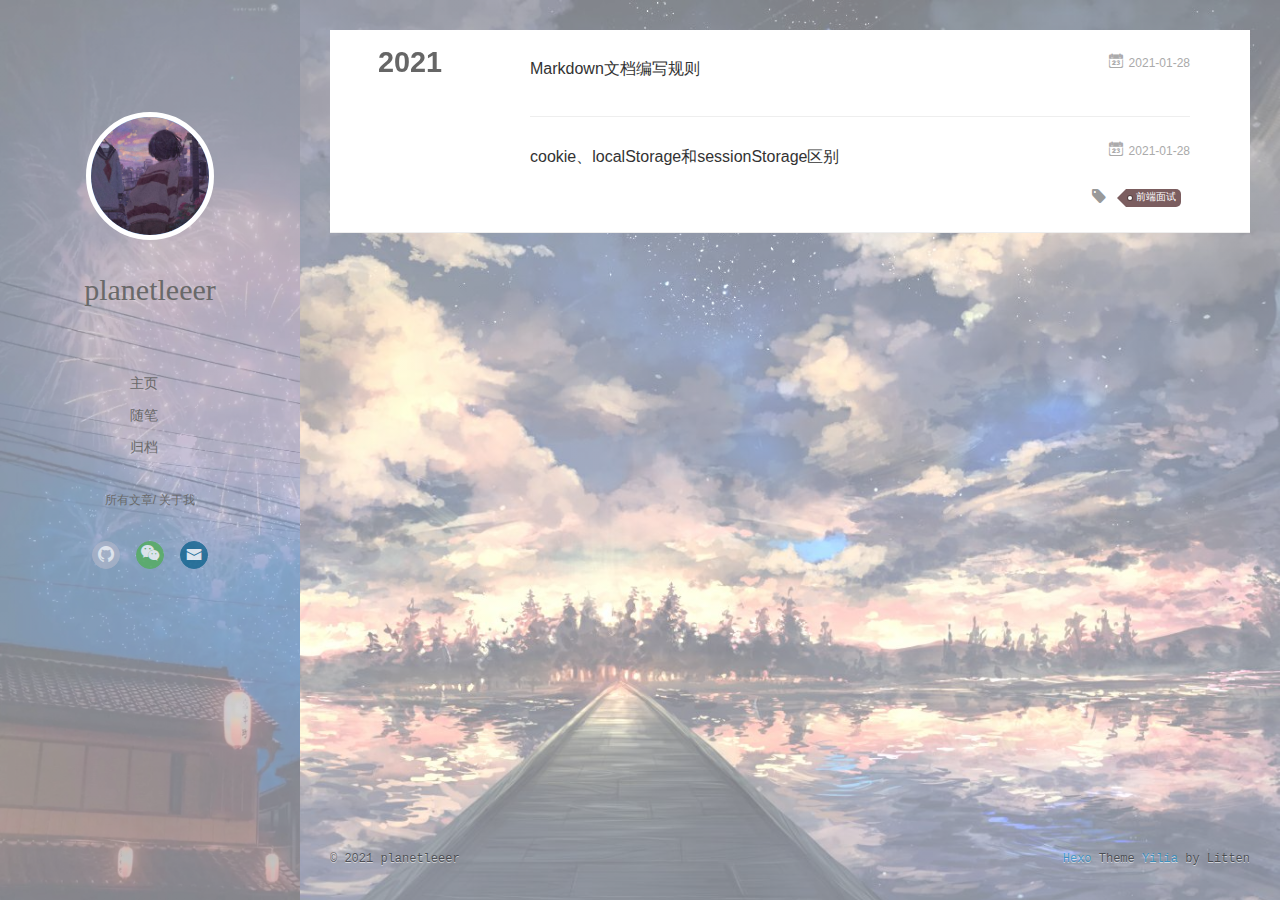
<file: archives/2021/01/index.html>
<!DOCTYPE html>
<html>
<head>
  <meta charset="utf-8">
  
  <meta name="renderer" content="webkit">
  <meta http-equiv="X-UA-Compatible" content="IE=edge" >
  <link rel="dns-prefetch" href="http://planetleeer.github.io">
  <title>Archives: 2021/1 | 小行星·李的博客</title>
  <meta name="viewport" content="width=device-width, initial-scale=1, maximum-scale=1">
  <meta property="og:type" content="website">
<meta property="og:title" content="小行星·李的博客">
<meta property="og:url" content="http://planetleeer.github.io/archives/2021/01/index.html">
<meta property="og:site_name" content="小行星·李的博客">
<meta property="og:locale" content="zh_CN">
<meta property="article:author" content="planetleeer">
<meta name="twitter:card" content="summary">
  
    <link rel="alternative" href="/atom.xml" title="小行星·李的博客" type="application/atom+xml">
  
  
    <link rel="icon" href="/assets/favicon.png">
  
  <link rel="stylesheet" type="text/css" href="/./main.0cf68a.css">
  <style type="text/css">
  
    #container.show {
      background: linear-gradient(200deg,#a0cfe4,#e8c37e);
    }
  </style>
  

  

<meta name="generator" content="Hexo 5.2.0"></head>

<body>
  <div id="container" q-class="show:isCtnShow">
    <canvas id="anm-canvas" class="anm-canvas"></canvas>
    <div class="left-col" q-class="show:isShow">
      
<!-- <div class="overlay" style="background: #000000"></div> -->
<div class="overlay"></div>
<div class="intrude-less">
	<header id="header" class="inner">
		<a href="/" class="profilepic">
			<img src="/assets/head.jpg" class="js-avatar">
		</a>
		<hgroup>
		  <h1 class="header-author"><a href="/">planetleeer</a></h1>
		</hgroup>
		

		<nav class="header-menu">
			<ul>
			
				<li><a href="/">主页</a></li>
	        
				<li><a href="/tags/%E9%9A%8F%E7%AC%94/">随笔</a></li>
	        
				<li><a href="/archives/index.html">归档</a></li>
	        
			</ul>
		</nav>
		<nav class="header-smart-menu">
    		
    			
    			<a q-on="click: openSlider(e, 'innerArchive')" href="javascript:void(0)">所有文章</a>
    			
            
    			
    			<a q-on="click: openSlider(e, 'aboutme')" href="javascript:void(0)">关于我</a>
    			
            
		</nav>
		<nav class="header-nav">
			<div class="social">
				
					<a class="github" target="_blank" href="https://github.com/planetleeer" title="github"><i class="icon-github"></i></a>
		        
					<a class="weixin" target="_blank" href="/assets/wechat.jpg" title="weixin"><i class="icon-weixin"></i></a>
		        
					<a class="mail" target="_blank" href="mailto:licong_my@163.com" title="mail"><i class="icon-mail"></i></a>
		        
			</div>
		<!-- 网易云音乐插件 -->
		
			<div style="position:absolute; bottom:120px left:auto; width:85%">
				<iframe frameborder="no" border="0" marginwidth="0" marginheight="0" width=200 height=86 src="//music.163.com/outchain/player?type=2&id=1476239407&auto=0&height=66"></iframe>
			</div>
		

		</nav>
	</header>		
</div>

    </div>
    <div class="mid-col" q-class="show:isShow,hide:isShow|isFalse">
      
<nav id="mobile-nav">
  	<div class="overlay js-overlay" style="background: #000000"></div>
	<div class="btnctn js-mobile-btnctn">
  		<div class="slider-trigger list" q-on="click: openSlider(e)"><i class="icon icon-sort"></i></div>
	</div>
	<div class="intrude-less">
		<header id="header" class="inner">
			<div class="profilepic">
				<img src="/assets/head.jpg" class="js-avatar">
			</div>
			<hgroup>
			  <h1 class="header-author js-header-author">planetleeer</h1>
			</hgroup>
			
			
			
				
			
				
			
				
			
			
			
			<nav class="header-nav">
				<div class="social">
					
						<a class="github" target="_blank" href="https://github.com/planetleeer" title="github"><i class="icon-github"></i></a>
			        
						<a class="weixin" target="_blank" href="/assets/wechat.jpg" title="weixin"><i class="icon-weixin"></i></a>
			        
						<a class="mail" target="_blank" href="mailto:licong_my@163.com" title="mail"><i class="icon-mail"></i></a>
			        
				</div>
			</nav>

			<nav class="header-menu js-header-menu">
				<ul style="width: 70%">
				
				
					<li style="width: 33.333333333333336%"><a href="/">主页</a></li>
		        
					<li style="width: 33.333333333333336%"><a href="/tags/%E9%9A%8F%E7%AC%94/">随笔</a></li>
		        
					<li style="width: 33.333333333333336%"><a href="/archives/index.html">归档</a></li>
		        
				</ul>
			</nav>
		</header>				
	</div>
	<div class="mobile-mask" style="display:none" q-show="isShow"></div>
</nav>

      <div id="wrapper" class="body-wrap">
        <div class="menu-l">
          <div class="canvas-wrap">
            <canvas data-colors="#eaeaea" data-sectionHeight="100" data-contentId="js-content" id="myCanvas1" class="anm-canvas"></canvas>
          </div>
          <div id="js-content" class="content-ll">
            
  
  
    
    
      
      
      <section class="archives-wrap">
        <div class="archive-year-wrap">
          <a href="/archives/2021" class="archive-year">2021</a>
        </div>
        <div class="archives">
    
    <article class="archive-article archive-type-post">
  <div class="archive-article-inner">
    <header class="archive-article-header">
      	<div class="article-meta">
	      	<a href="/2021/01/28/Markdown%E6%96%87%E6%A1%A3%E7%BC%96%E5%86%99%E8%A7%84%E5%88%99/" class="archive-article-date">
  	<time datetime="2021-01-28T06:34:32.000Z" itemprop="datePublished"><i class="icon-calendar icon"></i>2021-01-28</time>
</a>
        </div>
    	 
  
    <h1 itemprop="name">
      <a class="archive-article-title" href="/2021/01/28/Markdown%E6%96%87%E6%A1%A3%E7%BC%96%E5%86%99%E8%A7%84%E5%88%99/">Markdown文档编写规则</a>
    </h1>
  

        <div class="article-info info-on-right">
          
          

        </div>
        <div class="clearfix"></div>
    </header>
  </div>
</article>
  
    
    
    <article class="archive-article archive-type-post">
  <div class="archive-article-inner">
    <header class="archive-article-header">
      	<div class="article-meta">
	      	<a href="/2021/01/28/cookie%E3%80%81localStorage%E5%92%8CsessionStorage%E5%8C%BA%E5%88%AB/" class="archive-article-date">
  	<time datetime="2021-01-28T04:56:36.000Z" itemprop="datePublished"><i class="icon-calendar icon"></i>2021-01-28</time>
</a>
        </div>
    	 
  
    <h1 itemprop="name">
      <a class="archive-article-title" href="/2021/01/28/cookie%E3%80%81localStorage%E5%92%8CsessionStorage%E5%8C%BA%E5%88%AB/">cookie、localStorage和sessionStorage区别</a>
    </h1>
  

        <div class="article-info info-on-right">
          
	<div class="article-tag tagcloud">
		<i class="icon-price-tags icon"></i>
		<ul class="article-tag-list">
			 
        		<li class="article-tag-list-item">
        			<a href="javascript:void(0)" class="js-tag article-tag-list-link color5">前端面试</a>
        		</li>
      		
		</ul>
	</div>

          

        </div>
        <div class="clearfix"></div>
    </header>
  </div>
</article>
  
  
    </div></section>
  

    


          </div>
        </div>
      </div>
      <footer id="footer">
  <div class="outer">
    <div id="footer-info">
    	<div class="footer-left">
    		&copy; 2021 planetleeer
    	</div>
      	<div class="footer-right">
      		<a href="http://hexo.io/" target="_blank">Hexo</a>  Theme <a href="https://github.com/litten/hexo-theme-yilia" target="_blank">Yilia</a> by Litten
      	</div>
    </div>
  </div>
</footer>

<!--页面点击小红心-->
<script type="text/javascript" src="/love.js"></script>
    </div>
    <script>
	var yiliaConfig = {
		mathjax: false,
		isHome: false,
		isPost: false,
		isArchive: true,
		isTag: false,
		isCategory: false,
		open_in_new: false,
		toc_hide_index: true,
		root: "/",
		innerArchive: true,
		showTags: false
	}
</script>

<script>!function(t){function n(e){if(r[e])return r[e].exports;var i=r[e]={exports:{},id:e,loaded:!1};return t[e].call(i.exports,i,i.exports,n),i.loaded=!0,i.exports}var r={};n.m=t,n.c=r,n.p="./",n(0)}([function(t,n,r){r(195),t.exports=r(191)},function(t,n,r){var e=r(3),i=r(52),o=r(27),u=r(28),c=r(53),f="prototype",a=function(t,n,r){var s,l,h,v,p=t&a.F,d=t&a.G,y=t&a.S,g=t&a.P,b=t&a.B,m=d?e:y?e[n]||(e[n]={}):(e[n]||{})[f],x=d?i:i[n]||(i[n]={}),w=x[f]||(x[f]={});d&&(r=n);for(s in r)l=!p&&m&&void 0!==m[s],h=(l?m:r)[s],v=b&&l?c(h,e):g&&"function"==typeof h?c(Function.call,h):h,m&&u(m,s,h,t&a.U),x[s]!=h&&o(x,s,v),g&&w[s]!=h&&(w[s]=h)};e.core=i,a.F=1,a.G=2,a.S=4,a.P=8,a.B=16,a.W=32,a.U=64,a.R=128,t.exports=a},function(t,n,r){var e=r(6);t.exports=function(t){if(!e(t))throw TypeError(t+" is not an object!");return t}},function(t,n){var r=t.exports="undefined"!=typeof window&&window.Math==Math?window:"undefined"!=typeof self&&self.Math==Math?self:Function("return this")();"number"==typeof __g&&(__g=r)},function(t,n){t.exports=function(t){try{return!!t()}catch(t){return!0}}},function(t,n){var r=t.exports="undefined"!=typeof window&&window.Math==Math?window:"undefined"!=typeof self&&self.Math==Math?self:Function("return this")();"number"==typeof __g&&(__g=r)},function(t,n){t.exports=function(t){return"object"==typeof t?null!==t:"function"==typeof t}},function(t,n,r){var e=r(126)("wks"),i=r(76),o=r(3).Symbol,u="function"==typeof o;(t.exports=function(t){return e[t]||(e[t]=u&&o[t]||(u?o:i)("Symbol."+t))}).store=e},function(t,n){var r={}.hasOwnProperty;t.exports=function(t,n){return r.call(t,n)}},function(t,n,r){var e=r(94),i=r(33);t.exports=function(t){return e(i(t))}},function(t,n,r){t.exports=!r(4)(function(){return 7!=Object.defineProperty({},"a",{get:function(){return 7}}).a})},function(t,n,r){var e=r(2),i=r(167),o=r(50),u=Object.defineProperty;n.f=r(10)?Object.defineProperty:function(t,n,r){if(e(t),n=o(n,!0),e(r),i)try{return u(t,n,r)}catch(t){}if("get"in r||"set"in r)throw TypeError("Accessors not supported!");return"value"in r&&(t[n]=r.value),t}},function(t,n,r){t.exports=!r(18)(function(){return 7!=Object.defineProperty({},"a",{get:function(){return 7}}).a})},function(t,n,r){var e=r(14),i=r(22);t.exports=r(12)?function(t,n,r){return e.f(t,n,i(1,r))}:function(t,n,r){return t[n]=r,t}},function(t,n,r){var e=r(20),i=r(58),o=r(42),u=Object.defineProperty;n.f=r(12)?Object.defineProperty:function(t,n,r){if(e(t),n=o(n,!0),e(r),i)try{return u(t,n,r)}catch(t){}if("get"in r||"set"in r)throw TypeError("Accessors not supported!");return"value"in r&&(t[n]=r.value),t}},function(t,n,r){var e=r(40)("wks"),i=r(23),o=r(5).Symbol,u="function"==typeof o;(t.exports=function(t){return e[t]||(e[t]=u&&o[t]||(u?o:i)("Symbol."+t))}).store=e},function(t,n,r){var e=r(67),i=Math.min;t.exports=function(t){return t>0?i(e(t),9007199254740991):0}},function(t,n,r){var e=r(46);t.exports=function(t){return Object(e(t))}},function(t,n){t.exports=function(t){try{return!!t()}catch(t){return!0}}},function(t,n,r){var e=r(63),i=r(34);t.exports=Object.keys||function(t){return e(t,i)}},function(t,n,r){var e=r(21);t.exports=function(t){if(!e(t))throw TypeError(t+" is not an object!");return t}},function(t,n){t.exports=function(t){return"object"==typeof t?null!==t:"function"==typeof t}},function(t,n){t.exports=function(t,n){return{enumerable:!(1&t),configurable:!(2&t),writable:!(4&t),value:n}}},function(t,n){var r=0,e=Math.random();t.exports=function(t){return"Symbol(".concat(void 0===t?"":t,")_",(++r+e).toString(36))}},function(t,n){var r={}.hasOwnProperty;t.exports=function(t,n){return r.call(t,n)}},function(t,n){var r=t.exports={version:"2.4.0"};"number"==typeof __e&&(__e=r)},function(t,n){t.exports=function(t){if("function"!=typeof t)throw TypeError(t+" is not a function!");return t}},function(t,n,r){var e=r(11),i=r(66);t.exports=r(10)?function(t,n,r){return e.f(t,n,i(1,r))}:function(t,n,r){return t[n]=r,t}},function(t,n,r){var e=r(3),i=r(27),o=r(24),u=r(76)("src"),c="toString",f=Function[c],a=(""+f).split(c);r(52).inspectSource=function(t){return f.call(t)},(t.exports=function(t,n,r,c){var f="function"==typeof r;f&&(o(r,"name")||i(r,"name",n)),t[n]!==r&&(f&&(o(r,u)||i(r,u,t[n]?""+t[n]:a.join(String(n)))),t===e?t[n]=r:c?t[n]?t[n]=r:i(t,n,r):(delete t[n],i(t,n,r)))})(Function.prototype,c,function(){return"function"==typeof this&&this[u]||f.call(this)})},function(t,n,r){var e=r(1),i=r(4),o=r(46),u=function(t,n,r,e){var i=String(o(t)),u="<"+n;return""!==r&&(u+=" "+r+'="'+String(e).replace(/"/g,"&quot;")+'"'),u+">"+i+"</"+n+">"};t.exports=function(t,n){var r={};r[t]=n(u),e(e.P+e.F*i(function(){var n=""[t]('"');return n!==n.toLowerCase()||n.split('"').length>3}),"String",r)}},function(t,n,r){var e=r(115),i=r(46);t.exports=function(t){return e(i(t))}},function(t,n,r){var e=r(116),i=r(66),o=r(30),u=r(50),c=r(24),f=r(167),a=Object.getOwnPropertyDescriptor;n.f=r(10)?a:function(t,n){if(t=o(t),n=u(n,!0),f)try{return a(t,n)}catch(t){}if(c(t,n))return i(!e.f.call(t,n),t[n])}},function(t,n,r){var e=r(24),i=r(17),o=r(145)("IE_PROTO"),u=Object.prototype;t.exports=Object.getPrototypeOf||function(t){return t=i(t),e(t,o)?t[o]:"function"==typeof t.constructor&&t instanceof t.constructor?t.constructor.prototype:t instanceof Object?u:null}},function(t,n){t.exports=function(t){if(void 0==t)throw TypeError("Can't call method on  "+t);return t}},function(t,n){t.exports="constructor,hasOwnProperty,isPrototypeOf,propertyIsEnumerable,toLocaleString,toString,valueOf".split(",")},function(t,n){t.exports={}},function(t,n){t.exports=!0},function(t,n){n.f={}.propertyIsEnumerable},function(t,n,r){var e=r(14).f,i=r(8),o=r(15)("toStringTag");t.exports=function(t,n,r){t&&!i(t=r?t:t.prototype,o)&&e(t,o,{configurable:!0,value:n})}},function(t,n,r){var e=r(40)("keys"),i=r(23);t.exports=function(t){return e[t]||(e[t]=i(t))}},function(t,n,r){var e=r(5),i="__core-js_shared__",o=e[i]||(e[i]={});t.exports=function(t){return o[t]||(o[t]={})}},function(t,n){var r=Math.ceil,e=Math.floor;t.exports=function(t){return isNaN(t=+t)?0:(t>0?e:r)(t)}},function(t,n,r){var e=r(21);t.exports=function(t,n){if(!e(t))return t;var r,i;if(n&&"function"==typeof(r=t.toString)&&!e(i=r.call(t)))return i;if("function"==typeof(r=t.valueOf)&&!e(i=r.call(t)))return i;if(!n&&"function"==typeof(r=t.toString)&&!e(i=r.call(t)))return i;throw TypeError("Can't convert object to primitive value")}},function(t,n,r){var e=r(5),i=r(25),o=r(36),u=r(44),c=r(14).f;t.exports=function(t){var n=i.Symbol||(i.Symbol=o?{}:e.Symbol||{});"_"==t.charAt(0)||t in n||c(n,t,{value:u.f(t)})}},function(t,n,r){n.f=r(15)},function(t,n){var r={}.toString;t.exports=function(t){return r.call(t).slice(8,-1)}},function(t,n){t.exports=function(t){if(void 0==t)throw TypeError("Can't call method on  "+t);return t}},function(t,n,r){var e=r(4);t.exports=function(t,n){return!!t&&e(function(){n?t.call(null,function(){},1):t.call(null)})}},function(t,n,r){var e=r(53),i=r(115),o=r(17),u=r(16),c=r(203);t.exports=function(t,n){var r=1==t,f=2==t,a=3==t,s=4==t,l=6==t,h=5==t||l,v=n||c;return function(n,c,p){for(var d,y,g=o(n),b=i(g),m=e(c,p,3),x=u(b.length),w=0,S=r?v(n,x):f?v(n,0):void 0;x>w;w++)if((h||w in b)&&(d=b[w],y=m(d,w,g),t))if(r)S[w]=y;else if(y)switch(t){case 3:return!0;case 5:return d;case 6:return w;case 2:S.push(d)}else if(s)return!1;return l?-1:a||s?s:S}}},function(t,n,r){var e=r(1),i=r(52),o=r(4);t.exports=function(t,n){var r=(i.Object||{})[t]||Object[t],u={};u[t]=n(r),e(e.S+e.F*o(function(){r(1)}),"Object",u)}},function(t,n,r){var e=r(6);t.exports=function(t,n){if(!e(t))return t;var r,i;if(n&&"function"==typeof(r=t.toString)&&!e(i=r.call(t)))return i;if("function"==typeof(r=t.valueOf)&&!e(i=r.call(t)))return i;if(!n&&"function"==typeof(r=t.toString)&&!e(i=r.call(t)))return i;throw TypeError("Can't convert object to primitive value")}},function(t,n,r){var e=r(5),i=r(25),o=r(91),u=r(13),c="prototype",f=function(t,n,r){var a,s,l,h=t&f.F,v=t&f.G,p=t&f.S,d=t&f.P,y=t&f.B,g=t&f.W,b=v?i:i[n]||(i[n]={}),m=b[c],x=v?e:p?e[n]:(e[n]||{})[c];v&&(r=n);for(a in r)(s=!h&&x&&void 0!==x[a])&&a in b||(l=s?x[a]:r[a],b[a]=v&&"function"!=typeof x[a]?r[a]:y&&s?o(l,e):g&&x[a]==l?function(t){var n=function(n,r,e){if(this instanceof t){switch(arguments.length){case 0:return new t;case 1:return new t(n);case 2:return new t(n,r)}return new t(n,r,e)}return t.apply(this,arguments)};return n[c]=t[c],n}(l):d&&"function"==typeof l?o(Function.call,l):l,d&&((b.virtual||(b.virtual={}))[a]=l,t&f.R&&m&&!m[a]&&u(m,a,l)))};f.F=1,f.G=2,f.S=4,f.P=8,f.B=16,f.W=32,f.U=64,f.R=128,t.exports=f},function(t,n){var r=t.exports={version:"2.4.0"};"number"==typeof __e&&(__e=r)},function(t,n,r){var e=r(26);t.exports=function(t,n,r){if(e(t),void 0===n)return t;switch(r){case 1:return function(r){return t.call(n,r)};case 2:return function(r,e){return t.call(n,r,e)};case 3:return function(r,e,i){return t.call(n,r,e,i)}}return function(){return t.apply(n,arguments)}}},function(t,n,r){var e=r(183),i=r(1),o=r(126)("metadata"),u=o.store||(o.store=new(r(186))),c=function(t,n,r){var i=u.get(t);if(!i){if(!r)return;u.set(t,i=new e)}var o=i.get(n);if(!o){if(!r)return;i.set(n,o=new e)}return o},f=function(t,n,r){var e=c(n,r,!1);return void 0!==e&&e.has(t)},a=function(t,n,r){var e=c(n,r,!1);return void 0===e?void 0:e.get(t)},s=function(t,n,r,e){c(r,e,!0).set(t,n)},l=function(t,n){var r=c(t,n,!1),e=[];return r&&r.forEach(function(t,n){e.push(n)}),e},h=function(t){return void 0===t||"symbol"==typeof t?t:String(t)},v=function(t){i(i.S,"Reflect",t)};t.exports={store:u,map:c,has:f,get:a,set:s,keys:l,key:h,exp:v}},function(t,n,r){"use strict";if(r(10)){var e=r(69),i=r(3),o=r(4),u=r(1),c=r(127),f=r(152),a=r(53),s=r(68),l=r(66),h=r(27),v=r(73),p=r(67),d=r(16),y=r(75),g=r(50),b=r(24),m=r(180),x=r(114),w=r(6),S=r(17),_=r(137),O=r(70),E=r(32),P=r(71).f,j=r(154),F=r(76),M=r(7),A=r(48),N=r(117),T=r(146),I=r(155),k=r(80),L=r(123),R=r(74),C=r(130),D=r(160),U=r(11),W=r(31),G=U.f,B=W.f,V=i.RangeError,z=i.TypeError,q=i.Uint8Array,K="ArrayBuffer",J="Shared"+K,Y="BYTES_PER_ELEMENT",H="prototype",$=Array[H],X=f.ArrayBuffer,Q=f.DataView,Z=A(0),tt=A(2),nt=A(3),rt=A(4),et=A(5),it=A(6),ot=N(!0),ut=N(!1),ct=I.values,ft=I.keys,at=I.entries,st=$.lastIndexOf,lt=$.reduce,ht=$.reduceRight,vt=$.join,pt=$.sort,dt=$.slice,yt=$.toString,gt=$.toLocaleString,bt=M("iterator"),mt=M("toStringTag"),xt=F("typed_constructor"),wt=F("def_constructor"),St=c.CONSTR,_t=c.TYPED,Ot=c.VIEW,Et="Wrong length!",Pt=A(1,function(t,n){return Tt(T(t,t[wt]),n)}),jt=o(function(){return 1===new q(new Uint16Array([1]).buffer)[0]}),Ft=!!q&&!!q[H].set&&o(function(){new q(1).set({})}),Mt=function(t,n){if(void 0===t)throw z(Et);var r=+t,e=d(t);if(n&&!m(r,e))throw V(Et);return e},At=function(t,n){var r=p(t);if(r<0||r%n)throw V("Wrong offset!");return r},Nt=function(t){if(w(t)&&_t in t)return t;throw z(t+" is not a typed array!")},Tt=function(t,n){if(!(w(t)&&xt in t))throw z("It is not a typed array constructor!");return new t(n)},It=function(t,n){return kt(T(t,t[wt]),n)},kt=function(t,n){for(var r=0,e=n.length,i=Tt(t,e);e>r;)i[r]=n[r++];return i},Lt=function(t,n,r){G(t,n,{get:function(){return this._d[r]}})},Rt=function(t){var n,r,e,i,o,u,c=S(t),f=arguments.length,s=f>1?arguments[1]:void 0,l=void 0!==s,h=j(c);if(void 0!=h&&!_(h)){for(u=h.call(c),e=[],n=0;!(o=u.next()).done;n++)e.push(o.value);c=e}for(l&&f>2&&(s=a(s,arguments[2],2)),n=0,r=d(c.length),i=Tt(this,r);r>n;n++)i[n]=l?s(c[n],n):c[n];return i},Ct=function(){for(var t=0,n=arguments.length,r=Tt(this,n);n>t;)r[t]=arguments[t++];return r},Dt=!!q&&o(function(){gt.call(new q(1))}),Ut=function(){return gt.apply(Dt?dt.call(Nt(this)):Nt(this),arguments)},Wt={copyWithin:function(t,n){return D.call(Nt(this),t,n,arguments.length>2?arguments[2]:void 0)},every:function(t){return rt(Nt(this),t,arguments.length>1?arguments[1]:void 0)},fill:function(t){return C.apply(Nt(this),arguments)},filter:function(t){return It(this,tt(Nt(this),t,arguments.length>1?arguments[1]:void 0))},find:function(t){return et(Nt(this),t,arguments.length>1?arguments[1]:void 0)},findIndex:function(t){return it(Nt(this),t,arguments.length>1?arguments[1]:void 0)},forEach:function(t){Z(Nt(this),t,arguments.length>1?arguments[1]:void 0)},indexOf:function(t){return ut(Nt(this),t,arguments.length>1?arguments[1]:void 0)},includes:function(t){return ot(Nt(this),t,arguments.length>1?arguments[1]:void 0)},join:function(t){return vt.apply(Nt(this),arguments)},lastIndexOf:function(t){return st.apply(Nt(this),arguments)},map:function(t){return Pt(Nt(this),t,arguments.length>1?arguments[1]:void 0)},reduce:function(t){return lt.apply(Nt(this),arguments)},reduceRight:function(t){return ht.apply(Nt(this),arguments)},reverse:function(){for(var t,n=this,r=Nt(n).length,e=Math.floor(r/2),i=0;i<e;)t=n[i],n[i++]=n[--r],n[r]=t;return n},some:function(t){return nt(Nt(this),t,arguments.length>1?arguments[1]:void 0)},sort:function(t){return pt.call(Nt(this),t)},subarray:function(t,n){var r=Nt(this),e=r.length,i=y(t,e);return new(T(r,r[wt]))(r.buffer,r.byteOffset+i*r.BYTES_PER_ELEMENT,d((void 0===n?e:y(n,e))-i))}},Gt=function(t,n){return It(this,dt.call(Nt(this),t,n))},Bt=function(t){Nt(this);var n=At(arguments[1],1),r=this.length,e=S(t),i=d(e.length),o=0;if(i+n>r)throw V(Et);for(;o<i;)this[n+o]=e[o++]},Vt={entries:function(){return at.call(Nt(this))},keys:function(){return ft.call(Nt(this))},values:function(){return ct.call(Nt(this))}},zt=function(t,n){return w(t)&&t[_t]&&"symbol"!=typeof n&&n in t&&String(+n)==String(n)},qt=function(t,n){return zt(t,n=g(n,!0))?l(2,t[n]):B(t,n)},Kt=function(t,n,r){return!(zt(t,n=g(n,!0))&&w(r)&&b(r,"value"))||b(r,"get")||b(r,"set")||r.configurable||b(r,"writable")&&!r.writable||b(r,"enumerable")&&!r.enumerable?G(t,n,r):(t[n]=r.value,t)};St||(W.f=qt,U.f=Kt),u(u.S+u.F*!St,"Object",{getOwnPropertyDescriptor:qt,defineProperty:Kt}),o(function(){yt.call({})})&&(yt=gt=function(){return vt.call(this)});var Jt=v({},Wt);v(Jt,Vt),h(Jt,bt,Vt.values),v(Jt,{slice:Gt,set:Bt,constructor:function(){},toString:yt,toLocaleString:Ut}),Lt(Jt,"buffer","b"),Lt(Jt,"byteOffset","o"),Lt(Jt,"byteLength","l"),Lt(Jt,"length","e"),G(Jt,mt,{get:function(){return this[_t]}}),t.exports=function(t,n,r,f){f=!!f;var a=t+(f?"Clamped":"")+"Array",l="Uint8Array"!=a,v="get"+t,p="set"+t,y=i[a],g=y||{},b=y&&E(y),m=!y||!c.ABV,S={},_=y&&y[H],j=function(t,r){var e=t._d;return e.v[v](r*n+e.o,jt)},F=function(t,r,e){var i=t._d;f&&(e=(e=Math.round(e))<0?0:e>255?255:255&e),i.v[p](r*n+i.o,e,jt)},M=function(t,n){G(t,n,{get:function(){return j(this,n)},set:function(t){return F(this,n,t)},enumerable:!0})};m?(y=r(function(t,r,e,i){s(t,y,a,"_d");var o,u,c,f,l=0,v=0;if(w(r)){if(!(r instanceof X||(f=x(r))==K||f==J))return _t in r?kt(y,r):Rt.call(y,r);o=r,v=At(e,n);var p=r.byteLength;if(void 0===i){if(p%n)throw V(Et);if((u=p-v)<0)throw V(Et)}else if((u=d(i)*n)+v>p)throw V(Et);c=u/n}else c=Mt(r,!0),u=c*n,o=new X(u);for(h(t,"_d",{b:o,o:v,l:u,e:c,v:new Q(o)});l<c;)M(t,l++)}),_=y[H]=O(Jt),h(_,"constructor",y)):L(function(t){new y(null),new y(t)},!0)||(y=r(function(t,r,e,i){s(t,y,a);var o;return w(r)?r instanceof X||(o=x(r))==K||o==J?void 0!==i?new g(r,At(e,n),i):void 0!==e?new g(r,At(e,n)):new g(r):_t in r?kt(y,r):Rt.call(y,r):new g(Mt(r,l))}),Z(b!==Function.prototype?P(g).concat(P(b)):P(g),function(t){t in y||h(y,t,g[t])}),y[H]=_,e||(_.constructor=y));var A=_[bt],N=!!A&&("values"==A.name||void 0==A.name),T=Vt.values;h(y,xt,!0),h(_,_t,a),h(_,Ot,!0),h(_,wt,y),(f?new y(1)[mt]==a:mt in _)||G(_,mt,{get:function(){return a}}),S[a]=y,u(u.G+u.W+u.F*(y!=g),S),u(u.S,a,{BYTES_PER_ELEMENT:n,from:Rt,of:Ct}),Y in _||h(_,Y,n),u(u.P,a,Wt),R(a),u(u.P+u.F*Ft,a,{set:Bt}),u(u.P+u.F*!N,a,Vt),u(u.P+u.F*(_.toString!=yt),a,{toString:yt}),u(u.P+u.F*o(function(){new y(1).slice()}),a,{slice:Gt}),u(u.P+u.F*(o(function(){return[1,2].toLocaleString()!=new y([1,2]).toLocaleString()})||!o(function(){_.toLocaleString.call([1,2])})),a,{toLocaleString:Ut}),k[a]=N?A:T,e||N||h(_,bt,T)}}else t.exports=function(){}},function(t,n){var r={}.toString;t.exports=function(t){return r.call(t).slice(8,-1)}},function(t,n,r){var e=r(21),i=r(5).document,o=e(i)&&e(i.createElement);t.exports=function(t){return o?i.createElement(t):{}}},function(t,n,r){t.exports=!r(12)&&!r(18)(function(){return 7!=Object.defineProperty(r(57)("div"),"a",{get:function(){return 7}}).a})},function(t,n,r){"use strict";var e=r(36),i=r(51),o=r(64),u=r(13),c=r(8),f=r(35),a=r(96),s=r(38),l=r(103),h=r(15)("iterator"),v=!([].keys&&"next"in[].keys()),p="keys",d="values",y=function(){return this};t.exports=function(t,n,r,g,b,m,x){a(r,n,g);var w,S,_,O=function(t){if(!v&&t in F)return F[t];switch(t){case p:case d:return function(){return new r(this,t)}}return function(){return new r(this,t)}},E=n+" Iterator",P=b==d,j=!1,F=t.prototype,M=F[h]||F["@@iterator"]||b&&F[b],A=M||O(b),N=b?P?O("entries"):A:void 0,T="Array"==n?F.entries||M:M;if(T&&(_=l(T.call(new t)))!==Object.prototype&&(s(_,E,!0),e||c(_,h)||u(_,h,y)),P&&M&&M.name!==d&&(j=!0,A=function(){return M.call(this)}),e&&!x||!v&&!j&&F[h]||u(F,h,A),f[n]=A,f[E]=y,b)if(w={values:P?A:O(d),keys:m?A:O(p),entries:N},x)for(S in w)S in F||o(F,S,w[S]);else i(i.P+i.F*(v||j),n,w);return w}},function(t,n,r){var e=r(20),i=r(100),o=r(34),u=r(39)("IE_PROTO"),c=function(){},f="prototype",a=function(){var t,n=r(57)("iframe"),e=o.length;for(n.style.display="none",r(93).appendChild(n),n.src="javascript:",t=n.contentWindow.document,t.open(),t.write("<script>document.F=Object<\/script>"),t.close(),a=t.F;e--;)delete a[f][o[e]];return a()};t.exports=Object.create||function(t,n){var r;return null!==t?(c[f]=e(t),r=new c,c[f]=null,r[u]=t):r=a(),void 0===n?r:i(r,n)}},function(t,n,r){var e=r(63),i=r(34).concat("length","prototype");n.f=Object.getOwnPropertyNames||function(t){return e(t,i)}},function(t,n){n.f=Object.getOwnPropertySymbols},function(t,n,r){var e=r(8),i=r(9),o=r(90)(!1),u=r(39)("IE_PROTO");t.exports=function(t,n){var r,c=i(t),f=0,a=[];for(r in c)r!=u&&e(c,r)&&a.push(r);for(;n.length>f;)e(c,r=n[f++])&&(~o(a,r)||a.push(r));return a}},function(t,n,r){t.exports=r(13)},function(t,n,r){var e=r(76)("meta"),i=r(6),o=r(24),u=r(11).f,c=0,f=Object.isExtensible||function(){return!0},a=!r(4)(function(){return f(Object.preventExtensions({}))}),s=function(t){u(t,e,{value:{i:"O"+ ++c,w:{}}})},l=function(t,n){if(!i(t))return"symbol"==typeof t?t:("string"==typeof t?"S":"P")+t;if(!o(t,e)){if(!f(t))return"F";if(!n)return"E";s(t)}return t[e].i},h=function(t,n){if(!o(t,e)){if(!f(t))return!0;if(!n)return!1;s(t)}return t[e].w},v=function(t){return a&&p.NEED&&f(t)&&!o(t,e)&&s(t),t},p=t.exports={KEY:e,NEED:!1,fastKey:l,getWeak:h,onFreeze:v}},function(t,n){t.exports=function(t,n){return{enumerable:!(1&t),configurable:!(2&t),writable:!(4&t),value:n}}},function(t,n){var r=Math.ceil,e=Math.floor;t.exports=function(t){return isNaN(t=+t)?0:(t>0?e:r)(t)}},function(t,n){t.exports=function(t,n,r,e){if(!(t instanceof n)||void 0!==e&&e in t)throw TypeError(r+": incorrect invocation!");return t}},function(t,n){t.exports=!1},function(t,n,r){var e=r(2),i=r(173),o=r(133),u=r(145)("IE_PROTO"),c=function(){},f="prototype",a=function(){var t,n=r(132)("iframe"),e=o.length;for(n.style.display="none",r(135).appendChild(n),n.src="javascript:",t=n.contentWindow.document,t.open(),t.write("<script>document.F=Object<\/script>"),t.close(),a=t.F;e--;)delete a[f][o[e]];return a()};t.exports=Object.create||function(t,n){var r;return null!==t?(c[f]=e(t),r=new c,c[f]=null,r[u]=t):r=a(),void 0===n?r:i(r,n)}},function(t,n,r){var e=r(175),i=r(133).concat("length","prototype");n.f=Object.getOwnPropertyNames||function(t){return e(t,i)}},function(t,n,r){var e=r(175),i=r(133);t.exports=Object.keys||function(t){return e(t,i)}},function(t,n,r){var e=r(28);t.exports=function(t,n,r){for(var i in n)e(t,i,n[i],r);return t}},function(t,n,r){"use strict";var e=r(3),i=r(11),o=r(10),u=r(7)("species");t.exports=function(t){var n=e[t];o&&n&&!n[u]&&i.f(n,u,{configurable:!0,get:function(){return this}})}},function(t,n,r){var e=r(67),i=Math.max,o=Math.min;t.exports=function(t,n){return t=e(t),t<0?i(t+n,0):o(t,n)}},function(t,n){var r=0,e=Math.random();t.exports=function(t){return"Symbol(".concat(void 0===t?"":t,")_",(++r+e).toString(36))}},function(t,n,r){var e=r(33);t.exports=function(t){return Object(e(t))}},function(t,n,r){var e=r(7)("unscopables"),i=Array.prototype;void 0==i[e]&&r(27)(i,e,{}),t.exports=function(t){i[e][t]=!0}},function(t,n,r){var e=r(53),i=r(169),o=r(137),u=r(2),c=r(16),f=r(154),a={},s={},n=t.exports=function(t,n,r,l,h){var v,p,d,y,g=h?function(){return t}:f(t),b=e(r,l,n?2:1),m=0;if("function"!=typeof g)throw TypeError(t+" is not iterable!");if(o(g)){for(v=c(t.length);v>m;m++)if((y=n?b(u(p=t[m])[0],p[1]):b(t[m]))===a||y===s)return y}else for(d=g.call(t);!(p=d.next()).done;)if((y=i(d,b,p.value,n))===a||y===s)return y};n.BREAK=a,n.RETURN=s},function(t,n){t.exports={}},function(t,n,r){var e=r(11).f,i=r(24),o=r(7)("toStringTag");t.exports=function(t,n,r){t&&!i(t=r?t:t.prototype,o)&&e(t,o,{configurable:!0,value:n})}},function(t,n,r){var e=r(1),i=r(46),o=r(4),u=r(150),c="["+u+"]",f="​",a=RegExp("^"+c+c+"*"),s=RegExp(c+c+"*$"),l=function(t,n,r){var i={},c=o(function(){return!!u[t]()||f[t]()!=f}),a=i[t]=c?n(h):u[t];r&&(i[r]=a),e(e.P+e.F*c,"String",i)},h=l.trim=function(t,n){return t=String(i(t)),1&n&&(t=t.replace(a,"")),2&n&&(t=t.replace(s,"")),t};t.exports=l},function(t,n,r){t.exports={default:r(86),__esModule:!0}},function(t,n,r){t.exports={default:r(87),__esModule:!0}},function(t,n,r){"use strict";function e(t){return t&&t.__esModule?t:{default:t}}n.__esModule=!0;var i=r(84),o=e(i),u=r(83),c=e(u),f="function"==typeof c.default&&"symbol"==typeof o.default?function(t){return typeof t}:function(t){return t&&"function"==typeof c.default&&t.constructor===c.default&&t!==c.default.prototype?"symbol":typeof t};n.default="function"==typeof c.default&&"symbol"===f(o.default)?function(t){return void 0===t?"undefined":f(t)}:function(t){return t&&"function"==typeof c.default&&t.constructor===c.default&&t!==c.default.prototype?"symbol":void 0===t?"undefined":f(t)}},function(t,n,r){r(110),r(108),r(111),r(112),t.exports=r(25).Symbol},function(t,n,r){r(109),r(113),t.exports=r(44).f("iterator")},function(t,n){t.exports=function(t){if("function"!=typeof t)throw TypeError(t+" is not a function!");return t}},function(t,n){t.exports=function(){}},function(t,n,r){var e=r(9),i=r(106),o=r(105);t.exports=function(t){return function(n,r,u){var c,f=e(n),a=i(f.length),s=o(u,a);if(t&&r!=r){for(;a>s;)if((c=f[s++])!=c)return!0}else for(;a>s;s++)if((t||s in f)&&f[s]===r)return t||s||0;return!t&&-1}}},function(t,n,r){var e=r(88);t.exports=function(t,n,r){if(e(t),void 0===n)return t;switch(r){case 1:return function(r){return t.call(n,r)};case 2:return function(r,e){return t.call(n,r,e)};case 3:return function(r,e,i){return t.call(n,r,e,i)}}return function(){return t.apply(n,arguments)}}},function(t,n,r){var e=r(19),i=r(62),o=r(37);t.exports=function(t){var n=e(t),r=i.f;if(r)for(var u,c=r(t),f=o.f,a=0;c.length>a;)f.call(t,u=c[a++])&&n.push(u);return n}},function(t,n,r){t.exports=r(5).document&&document.documentElement},function(t,n,r){var e=r(56);t.exports=Object("z").propertyIsEnumerable(0)?Object:function(t){return"String"==e(t)?t.split(""):Object(t)}},function(t,n,r){var e=r(56);t.exports=Array.isArray||function(t){return"Array"==e(t)}},function(t,n,r){"use strict";var e=r(60),i=r(22),o=r(38),u={};r(13)(u,r(15)("iterator"),function(){return this}),t.exports=function(t,n,r){t.prototype=e(u,{next:i(1,r)}),o(t,n+" Iterator")}},function(t,n){t.exports=function(t,n){return{value:n,done:!!t}}},function(t,n,r){var e=r(19),i=r(9);t.exports=function(t,n){for(var r,o=i(t),u=e(o),c=u.length,f=0;c>f;)if(o[r=u[f++]]===n)return r}},function(t,n,r){var e=r(23)("meta"),i=r(21),o=r(8),u=r(14).f,c=0,f=Object.isExtensible||function(){return!0},a=!r(18)(function(){return f(Object.preventExtensions({}))}),s=function(t){u(t,e,{value:{i:"O"+ ++c,w:{}}})},l=function(t,n){if(!i(t))return"symbol"==typeof t?t:("string"==typeof t?"S":"P")+t;if(!o(t,e)){if(!f(t))return"F";if(!n)return"E";s(t)}return t[e].i},h=function(t,n){if(!o(t,e)){if(!f(t))return!0;if(!n)return!1;s(t)}return t[e].w},v=function(t){return a&&p.NEED&&f(t)&&!o(t,e)&&s(t),t},p=t.exports={KEY:e,NEED:!1,fastKey:l,getWeak:h,onFreeze:v}},function(t,n,r){var e=r(14),i=r(20),o=r(19);t.exports=r(12)?Object.defineProperties:function(t,n){i(t);for(var r,u=o(n),c=u.length,f=0;c>f;)e.f(t,r=u[f++],n[r]);return t}},function(t,n,r){var e=r(37),i=r(22),o=r(9),u=r(42),c=r(8),f=r(58),a=Object.getOwnPropertyDescriptor;n.f=r(12)?a:function(t,n){if(t=o(t),n=u(n,!0),f)try{return a(t,n)}catch(t){}if(c(t,n))return i(!e.f.call(t,n),t[n])}},function(t,n,r){var e=r(9),i=r(61).f,o={}.toString,u="object"==typeof window&&window&&Object.getOwnPropertyNames?Object.getOwnPropertyNames(window):[],c=function(t){try{return i(t)}catch(t){return u.slice()}};t.exports.f=function(t){return u&&"[object Window]"==o.call(t)?c(t):i(e(t))}},function(t,n,r){var e=r(8),i=r(77),o=r(39)("IE_PROTO"),u=Object.prototype;t.exports=Object.getPrototypeOf||function(t){return t=i(t),e(t,o)?t[o]:"function"==typeof t.constructor&&t instanceof t.constructor?t.constructor.prototype:t instanceof Object?u:null}},function(t,n,r){var e=r(41),i=r(33);t.exports=function(t){return function(n,r){var o,u,c=String(i(n)),f=e(r),a=c.length;return f<0||f>=a?t?"":void 0:(o=c.charCodeAt(f),o<55296||o>56319||f+1===a||(u=c.charCodeAt(f+1))<56320||u>57343?t?c.charAt(f):o:t?c.slice(f,f+2):u-56320+(o-55296<<10)+65536)}}},function(t,n,r){var e=r(41),i=Math.max,o=Math.min;t.exports=function(t,n){return t=e(t),t<0?i(t+n,0):o(t,n)}},function(t,n,r){var e=r(41),i=Math.min;t.exports=function(t){return t>0?i(e(t),9007199254740991):0}},function(t,n,r){"use strict";var e=r(89),i=r(97),o=r(35),u=r(9);t.exports=r(59)(Array,"Array",function(t,n){this._t=u(t),this._i=0,this._k=n},function(){var t=this._t,n=this._k,r=this._i++;return!t||r>=t.length?(this._t=void 0,i(1)):"keys"==n?i(0,r):"values"==n?i(0,t[r]):i(0,[r,t[r]])},"values"),o.Arguments=o.Array,e("keys"),e("values"),e("entries")},function(t,n){},function(t,n,r){"use strict";var e=r(104)(!0);r(59)(String,"String",function(t){this._t=String(t),this._i=0},function(){var t,n=this._t,r=this._i;return r>=n.length?{value:void 0,done:!0}:(t=e(n,r),this._i+=t.length,{value:t,done:!1})})},function(t,n,r){"use strict";var e=r(5),i=r(8),o=r(12),u=r(51),c=r(64),f=r(99).KEY,a=r(18),s=r(40),l=r(38),h=r(23),v=r(15),p=r(44),d=r(43),y=r(98),g=r(92),b=r(95),m=r(20),x=r(9),w=r(42),S=r(22),_=r(60),O=r(102),E=r(101),P=r(14),j=r(19),F=E.f,M=P.f,A=O.f,N=e.Symbol,T=e.JSON,I=T&&T.stringify,k="prototype",L=v("_hidden"),R=v("toPrimitive"),C={}.propertyIsEnumerable,D=s("symbol-registry"),U=s("symbols"),W=s("op-symbols"),G=Object[k],B="function"==typeof N,V=e.QObject,z=!V||!V[k]||!V[k].findChild,q=o&&a(function(){return 7!=_(M({},"a",{get:function(){return M(this,"a",{value:7}).a}})).a})?function(t,n,r){var e=F(G,n);e&&delete G[n],M(t,n,r),e&&t!==G&&M(G,n,e)}:M,K=function(t){var n=U[t]=_(N[k]);return n._k=t,n},J=B&&"symbol"==typeof N.iterator?function(t){return"symbol"==typeof t}:function(t){return t instanceof N},Y=function(t,n,r){return t===G&&Y(W,n,r),m(t),n=w(n,!0),m(r),i(U,n)?(r.enumerable?(i(t,L)&&t[L][n]&&(t[L][n]=!1),r=_(r,{enumerable:S(0,!1)})):(i(t,L)||M(t,L,S(1,{})),t[L][n]=!0),q(t,n,r)):M(t,n,r)},H=function(t,n){m(t);for(var r,e=g(n=x(n)),i=0,o=e.length;o>i;)Y(t,r=e[i++],n[r]);return t},$=function(t,n){return void 0===n?_(t):H(_(t),n)},X=function(t){var n=C.call(this,t=w(t,!0));return!(this===G&&i(U,t)&&!i(W,t))&&(!(n||!i(this,t)||!i(U,t)||i(this,L)&&this[L][t])||n)},Q=function(t,n){if(t=x(t),n=w(n,!0),t!==G||!i(U,n)||i(W,n)){var r=F(t,n);return!r||!i(U,n)||i(t,L)&&t[L][n]||(r.enumerable=!0),r}},Z=function(t){for(var n,r=A(x(t)),e=[],o=0;r.length>o;)i(U,n=r[o++])||n==L||n==f||e.push(n);return e},tt=function(t){for(var n,r=t===G,e=A(r?W:x(t)),o=[],u=0;e.length>u;)!i(U,n=e[u++])||r&&!i(G,n)||o.push(U[n]);return o};B||(N=function(){if(this instanceof N)throw TypeError("Symbol is not a constructor!");var t=h(arguments.length>0?arguments[0]:void 0),n=function(r){this===G&&n.call(W,r),i(this,L)&&i(this[L],t)&&(this[L][t]=!1),q(this,t,S(1,r))};return o&&z&&q(G,t,{configurable:!0,set:n}),K(t)},c(N[k],"toString",function(){return this._k}),E.f=Q,P.f=Y,r(61).f=O.f=Z,r(37).f=X,r(62).f=tt,o&&!r(36)&&c(G,"propertyIsEnumerable",X,!0),p.f=function(t){return K(v(t))}),u(u.G+u.W+u.F*!B,{Symbol:N});for(var nt="hasInstance,isConcatSpreadable,iterator,match,replace,search,species,split,toPrimitive,toStringTag,unscopables".split(","),rt=0;nt.length>rt;)v(nt[rt++]);for(var nt=j(v.store),rt=0;nt.length>rt;)d(nt[rt++]);u(u.S+u.F*!B,"Symbol",{for:function(t){return i(D,t+="")?D[t]:D[t]=N(t)},keyFor:function(t){if(J(t))return y(D,t);throw TypeError(t+" is not a symbol!")},useSetter:function(){z=!0},useSimple:function(){z=!1}}),u(u.S+u.F*!B,"Object",{create:$,defineProperty:Y,defineProperties:H,getOwnPropertyDescriptor:Q,getOwnPropertyNames:Z,getOwnPropertySymbols:tt}),T&&u(u.S+u.F*(!B||a(function(){var t=N();return"[null]"!=I([t])||"{}"!=I({a:t})||"{}"!=I(Object(t))})),"JSON",{stringify:function(t){if(void 0!==t&&!J(t)){for(var n,r,e=[t],i=1;arguments.length>i;)e.push(arguments[i++]);return n=e[1],"function"==typeof n&&(r=n),!r&&b(n)||(n=function(t,n){if(r&&(n=r.call(this,t,n)),!J(n))return n}),e[1]=n,I.apply(T,e)}}}),N[k][R]||r(13)(N[k],R,N[k].valueOf),l(N,"Symbol"),l(Math,"Math",!0),l(e.JSON,"JSON",!0)},function(t,n,r){r(43)("asyncIterator")},function(t,n,r){r(43)("observable")},function(t,n,r){r(107);for(var e=r(5),i=r(13),o=r(35),u=r(15)("toStringTag"),c=["NodeList","DOMTokenList","MediaList","StyleSheetList","CSSRuleList"],f=0;f<5;f++){var a=c[f],s=e[a],l=s&&s.prototype;l&&!l[u]&&i(l,u,a),o[a]=o.Array}},function(t,n,r){var e=r(45),i=r(7)("toStringTag"),o="Arguments"==e(function(){return arguments}()),u=function(t,n){try{return t[n]}catch(t){}};t.exports=function(t){var n,r,c;return void 0===t?"Undefined":null===t?"Null":"string"==typeof(r=u(n=Object(t),i))?r:o?e(n):"Object"==(c=e(n))&&"function"==typeof n.callee?"Arguments":c}},function(t,n,r){var e=r(45);t.exports=Object("z").propertyIsEnumerable(0)?Object:function(t){return"String"==e(t)?t.split(""):Object(t)}},function(t,n){n.f={}.propertyIsEnumerable},function(t,n,r){var e=r(30),i=r(16),o=r(75);t.exports=function(t){return function(n,r,u){var c,f=e(n),a=i(f.length),s=o(u,a);if(t&&r!=r){for(;a>s;)if((c=f[s++])!=c)return!0}else for(;a>s;s++)if((t||s in f)&&f[s]===r)return t||s||0;return!t&&-1}}},function(t,n,r){"use strict";var e=r(3),i=r(1),o=r(28),u=r(73),c=r(65),f=r(79),a=r(68),s=r(6),l=r(4),h=r(123),v=r(81),p=r(136);t.exports=function(t,n,r,d,y,g){var b=e[t],m=b,x=y?"set":"add",w=m&&m.prototype,S={},_=function(t){var n=w[t];o(w,t,"delete"==t?function(t){return!(g&&!s(t))&&n.call(this,0===t?0:t)}:"has"==t?function(t){return!(g&&!s(t))&&n.call(this,0===t?0:t)}:"get"==t?function(t){return g&&!s(t)?void 0:n.call(this,0===t?0:t)}:"add"==t?function(t){return n.call(this,0===t?0:t),this}:function(t,r){return n.call(this,0===t?0:t,r),this})};if("function"==typeof m&&(g||w.forEach&&!l(function(){(new m).entries().next()}))){var O=new m,E=O[x](g?{}:-0,1)!=O,P=l(function(){O.has(1)}),j=h(function(t){new m(t)}),F=!g&&l(function(){for(var t=new m,n=5;n--;)t[x](n,n);return!t.has(-0)});j||(m=n(function(n,r){a(n,m,t);var e=p(new b,n,m);return void 0!=r&&f(r,y,e[x],e),e}),m.prototype=w,w.constructor=m),(P||F)&&(_("delete"),_("has"),y&&_("get")),(F||E)&&_(x),g&&w.clear&&delete w.clear}else m=d.getConstructor(n,t,y,x),u(m.prototype,r),c.NEED=!0;return v(m,t),S[t]=m,i(i.G+i.W+i.F*(m!=b),S),g||d.setStrong(m,t,y),m}},function(t,n,r){"use strict";var e=r(27),i=r(28),o=r(4),u=r(46),c=r(7);t.exports=function(t,n,r){var f=c(t),a=r(u,f,""[t]),s=a[0],l=a[1];o(function(){var n={};return n[f]=function(){return 7},7!=""[t](n)})&&(i(String.prototype,t,s),e(RegExp.prototype,f,2==n?function(t,n){return l.call(t,this,n)}:function(t){return l.call(t,this)}))}
},function(t,n,r){"use strict";var e=r(2);t.exports=function(){var t=e(this),n="";return t.global&&(n+="g"),t.ignoreCase&&(n+="i"),t.multiline&&(n+="m"),t.unicode&&(n+="u"),t.sticky&&(n+="y"),n}},function(t,n){t.exports=function(t,n,r){var e=void 0===r;switch(n.length){case 0:return e?t():t.call(r);case 1:return e?t(n[0]):t.call(r,n[0]);case 2:return e?t(n[0],n[1]):t.call(r,n[0],n[1]);case 3:return e?t(n[0],n[1],n[2]):t.call(r,n[0],n[1],n[2]);case 4:return e?t(n[0],n[1],n[2],n[3]):t.call(r,n[0],n[1],n[2],n[3])}return t.apply(r,n)}},function(t,n,r){var e=r(6),i=r(45),o=r(7)("match");t.exports=function(t){var n;return e(t)&&(void 0!==(n=t[o])?!!n:"RegExp"==i(t))}},function(t,n,r){var e=r(7)("iterator"),i=!1;try{var o=[7][e]();o.return=function(){i=!0},Array.from(o,function(){throw 2})}catch(t){}t.exports=function(t,n){if(!n&&!i)return!1;var r=!1;try{var o=[7],u=o[e]();u.next=function(){return{done:r=!0}},o[e]=function(){return u},t(o)}catch(t){}return r}},function(t,n,r){t.exports=r(69)||!r(4)(function(){var t=Math.random();__defineSetter__.call(null,t,function(){}),delete r(3)[t]})},function(t,n){n.f=Object.getOwnPropertySymbols},function(t,n,r){var e=r(3),i="__core-js_shared__",o=e[i]||(e[i]={});t.exports=function(t){return o[t]||(o[t]={})}},function(t,n,r){for(var e,i=r(3),o=r(27),u=r(76),c=u("typed_array"),f=u("view"),a=!(!i.ArrayBuffer||!i.DataView),s=a,l=0,h="Int8Array,Uint8Array,Uint8ClampedArray,Int16Array,Uint16Array,Int32Array,Uint32Array,Float32Array,Float64Array".split(",");l<9;)(e=i[h[l++]])?(o(e.prototype,c,!0),o(e.prototype,f,!0)):s=!1;t.exports={ABV:a,CONSTR:s,TYPED:c,VIEW:f}},function(t,n){"use strict";var r={versions:function(){var t=window.navigator.userAgent;return{trident:t.indexOf("Trident")>-1,presto:t.indexOf("Presto")>-1,webKit:t.indexOf("AppleWebKit")>-1,gecko:t.indexOf("Gecko")>-1&&-1==t.indexOf("KHTML"),mobile:!!t.match(/AppleWebKit.*Mobile.*/),ios:!!t.match(/\(i[^;]+;( U;)? CPU.+Mac OS X/),android:t.indexOf("Android")>-1||t.indexOf("Linux")>-1,iPhone:t.indexOf("iPhone")>-1||t.indexOf("Mac")>-1,iPad:t.indexOf("iPad")>-1,webApp:-1==t.indexOf("Safari"),weixin:-1==t.indexOf("MicroMessenger")}}()};t.exports=r},function(t,n,r){"use strict";var e=r(85),i=function(t){return t&&t.__esModule?t:{default:t}}(e),o=function(){function t(t,n,e){return n||e?String.fromCharCode(n||e):r[t]||t}function n(t){return e[t]}var r={"&quot;":'"',"&lt;":"<","&gt;":">","&amp;":"&","&nbsp;":" "},e={};for(var u in r)e[r[u]]=u;return r["&apos;"]="'",e["'"]="&#39;",{encode:function(t){return t?(""+t).replace(/['<> "&]/g,n).replace(/\r?\n/g,"<br/>").replace(/\s/g,"&nbsp;"):""},decode:function(n){return n?(""+n).replace(/<br\s*\/?>/gi,"\n").replace(/&quot;|&lt;|&gt;|&amp;|&nbsp;|&apos;|&#(\d+);|&#(\d+)/g,t).replace(/\u00a0/g," "):""},encodeBase16:function(t){if(!t)return t;t+="";for(var n=[],r=0,e=t.length;e>r;r++)n.push(t.charCodeAt(r).toString(16).toUpperCase());return n.join("")},encodeBase16forJSON:function(t){if(!t)return t;t=t.replace(/[\u4E00-\u9FBF]/gi,function(t){return escape(t).replace("%u","\\u")});for(var n=[],r=0,e=t.length;e>r;r++)n.push(t.charCodeAt(r).toString(16).toUpperCase());return n.join("")},decodeBase16:function(t){if(!t)return t;t+="";for(var n=[],r=0,e=t.length;e>r;r+=2)n.push(String.fromCharCode("0x"+t.slice(r,r+2)));return n.join("")},encodeObject:function(t){if(t instanceof Array)for(var n=0,r=t.length;r>n;n++)t[n]=o.encodeObject(t[n]);else if("object"==(void 0===t?"undefined":(0,i.default)(t)))for(var e in t)t[e]=o.encodeObject(t[e]);else if("string"==typeof t)return o.encode(t);return t},loadScript:function(t){var n=document.createElement("script");document.getElementsByTagName("body")[0].appendChild(n),n.setAttribute("src",t)},addLoadEvent:function(t){var n=window.onload;"function"!=typeof window.onload?window.onload=t:window.onload=function(){n(),t()}}}}();t.exports=o},function(t,n,r){"use strict";var e=r(17),i=r(75),o=r(16);t.exports=function(t){for(var n=e(this),r=o(n.length),u=arguments.length,c=i(u>1?arguments[1]:void 0,r),f=u>2?arguments[2]:void 0,a=void 0===f?r:i(f,r);a>c;)n[c++]=t;return n}},function(t,n,r){"use strict";var e=r(11),i=r(66);t.exports=function(t,n,r){n in t?e.f(t,n,i(0,r)):t[n]=r}},function(t,n,r){var e=r(6),i=r(3).document,o=e(i)&&e(i.createElement);t.exports=function(t){return o?i.createElement(t):{}}},function(t,n){t.exports="constructor,hasOwnProperty,isPrototypeOf,propertyIsEnumerable,toLocaleString,toString,valueOf".split(",")},function(t,n,r){var e=r(7)("match");t.exports=function(t){var n=/./;try{"/./"[t](n)}catch(r){try{return n[e]=!1,!"/./"[t](n)}catch(t){}}return!0}},function(t,n,r){t.exports=r(3).document&&document.documentElement},function(t,n,r){var e=r(6),i=r(144).set;t.exports=function(t,n,r){var o,u=n.constructor;return u!==r&&"function"==typeof u&&(o=u.prototype)!==r.prototype&&e(o)&&i&&i(t,o),t}},function(t,n,r){var e=r(80),i=r(7)("iterator"),o=Array.prototype;t.exports=function(t){return void 0!==t&&(e.Array===t||o[i]===t)}},function(t,n,r){var e=r(45);t.exports=Array.isArray||function(t){return"Array"==e(t)}},function(t,n,r){"use strict";var e=r(70),i=r(66),o=r(81),u={};r(27)(u,r(7)("iterator"),function(){return this}),t.exports=function(t,n,r){t.prototype=e(u,{next:i(1,r)}),o(t,n+" Iterator")}},function(t,n,r){"use strict";var e=r(69),i=r(1),o=r(28),u=r(27),c=r(24),f=r(80),a=r(139),s=r(81),l=r(32),h=r(7)("iterator"),v=!([].keys&&"next"in[].keys()),p="keys",d="values",y=function(){return this};t.exports=function(t,n,r,g,b,m,x){a(r,n,g);var w,S,_,O=function(t){if(!v&&t in F)return F[t];switch(t){case p:case d:return function(){return new r(this,t)}}return function(){return new r(this,t)}},E=n+" Iterator",P=b==d,j=!1,F=t.prototype,M=F[h]||F["@@iterator"]||b&&F[b],A=M||O(b),N=b?P?O("entries"):A:void 0,T="Array"==n?F.entries||M:M;if(T&&(_=l(T.call(new t)))!==Object.prototype&&(s(_,E,!0),e||c(_,h)||u(_,h,y)),P&&M&&M.name!==d&&(j=!0,A=function(){return M.call(this)}),e&&!x||!v&&!j&&F[h]||u(F,h,A),f[n]=A,f[E]=y,b)if(w={values:P?A:O(d),keys:m?A:O(p),entries:N},x)for(S in w)S in F||o(F,S,w[S]);else i(i.P+i.F*(v||j),n,w);return w}},function(t,n){var r=Math.expm1;t.exports=!r||r(10)>22025.465794806718||r(10)<22025.465794806718||-2e-17!=r(-2e-17)?function(t){return 0==(t=+t)?t:t>-1e-6&&t<1e-6?t+t*t/2:Math.exp(t)-1}:r},function(t,n){t.exports=Math.sign||function(t){return 0==(t=+t)||t!=t?t:t<0?-1:1}},function(t,n,r){var e=r(3),i=r(151).set,o=e.MutationObserver||e.WebKitMutationObserver,u=e.process,c=e.Promise,f="process"==r(45)(u);t.exports=function(){var t,n,r,a=function(){var e,i;for(f&&(e=u.domain)&&e.exit();t;){i=t.fn,t=t.next;try{i()}catch(e){throw t?r():n=void 0,e}}n=void 0,e&&e.enter()};if(f)r=function(){u.nextTick(a)};else if(o){var s=!0,l=document.createTextNode("");new o(a).observe(l,{characterData:!0}),r=function(){l.data=s=!s}}else if(c&&c.resolve){var h=c.resolve();r=function(){h.then(a)}}else r=function(){i.call(e,a)};return function(e){var i={fn:e,next:void 0};n&&(n.next=i),t||(t=i,r()),n=i}}},function(t,n,r){var e=r(6),i=r(2),o=function(t,n){if(i(t),!e(n)&&null!==n)throw TypeError(n+": can't set as prototype!")};t.exports={set:Object.setPrototypeOf||("__proto__"in{}?function(t,n,e){try{e=r(53)(Function.call,r(31).f(Object.prototype,"__proto__").set,2),e(t,[]),n=!(t instanceof Array)}catch(t){n=!0}return function(t,r){return o(t,r),n?t.__proto__=r:e(t,r),t}}({},!1):void 0),check:o}},function(t,n,r){var e=r(126)("keys"),i=r(76);t.exports=function(t){return e[t]||(e[t]=i(t))}},function(t,n,r){var e=r(2),i=r(26),o=r(7)("species");t.exports=function(t,n){var r,u=e(t).constructor;return void 0===u||void 0==(r=e(u)[o])?n:i(r)}},function(t,n,r){var e=r(67),i=r(46);t.exports=function(t){return function(n,r){var o,u,c=String(i(n)),f=e(r),a=c.length;return f<0||f>=a?t?"":void 0:(o=c.charCodeAt(f),o<55296||o>56319||f+1===a||(u=c.charCodeAt(f+1))<56320||u>57343?t?c.charAt(f):o:t?c.slice(f,f+2):u-56320+(o-55296<<10)+65536)}}},function(t,n,r){var e=r(122),i=r(46);t.exports=function(t,n,r){if(e(n))throw TypeError("String#"+r+" doesn't accept regex!");return String(i(t))}},function(t,n,r){"use strict";var e=r(67),i=r(46);t.exports=function(t){var n=String(i(this)),r="",o=e(t);if(o<0||o==1/0)throw RangeError("Count can't be negative");for(;o>0;(o>>>=1)&&(n+=n))1&o&&(r+=n);return r}},function(t,n){t.exports="\t\n\v\f\r   ᠎             　\u2028\u2029\ufeff"},function(t,n,r){var e,i,o,u=r(53),c=r(121),f=r(135),a=r(132),s=r(3),l=s.process,h=s.setImmediate,v=s.clearImmediate,p=s.MessageChannel,d=0,y={},g="onreadystatechange",b=function(){var t=+this;if(y.hasOwnProperty(t)){var n=y[t];delete y[t],n()}},m=function(t){b.call(t.data)};h&&v||(h=function(t){for(var n=[],r=1;arguments.length>r;)n.push(arguments[r++]);return y[++d]=function(){c("function"==typeof t?t:Function(t),n)},e(d),d},v=function(t){delete y[t]},"process"==r(45)(l)?e=function(t){l.nextTick(u(b,t,1))}:p?(i=new p,o=i.port2,i.port1.onmessage=m,e=u(o.postMessage,o,1)):s.addEventListener&&"function"==typeof postMessage&&!s.importScripts?(e=function(t){s.postMessage(t+"","*")},s.addEventListener("message",m,!1)):e=g in a("script")?function(t){f.appendChild(a("script"))[g]=function(){f.removeChild(this),b.call(t)}}:function(t){setTimeout(u(b,t,1),0)}),t.exports={set:h,clear:v}},function(t,n,r){"use strict";var e=r(3),i=r(10),o=r(69),u=r(127),c=r(27),f=r(73),a=r(4),s=r(68),l=r(67),h=r(16),v=r(71).f,p=r(11).f,d=r(130),y=r(81),g="ArrayBuffer",b="DataView",m="prototype",x="Wrong length!",w="Wrong index!",S=e[g],_=e[b],O=e.Math,E=e.RangeError,P=e.Infinity,j=S,F=O.abs,M=O.pow,A=O.floor,N=O.log,T=O.LN2,I="buffer",k="byteLength",L="byteOffset",R=i?"_b":I,C=i?"_l":k,D=i?"_o":L,U=function(t,n,r){var e,i,o,u=Array(r),c=8*r-n-1,f=(1<<c)-1,a=f>>1,s=23===n?M(2,-24)-M(2,-77):0,l=0,h=t<0||0===t&&1/t<0?1:0;for(t=F(t),t!=t||t===P?(i=t!=t?1:0,e=f):(e=A(N(t)/T),t*(o=M(2,-e))<1&&(e--,o*=2),t+=e+a>=1?s/o:s*M(2,1-a),t*o>=2&&(e++,o/=2),e+a>=f?(i=0,e=f):e+a>=1?(i=(t*o-1)*M(2,n),e+=a):(i=t*M(2,a-1)*M(2,n),e=0));n>=8;u[l++]=255&i,i/=256,n-=8);for(e=e<<n|i,c+=n;c>0;u[l++]=255&e,e/=256,c-=8);return u[--l]|=128*h,u},W=function(t,n,r){var e,i=8*r-n-1,o=(1<<i)-1,u=o>>1,c=i-7,f=r-1,a=t[f--],s=127&a;for(a>>=7;c>0;s=256*s+t[f],f--,c-=8);for(e=s&(1<<-c)-1,s>>=-c,c+=n;c>0;e=256*e+t[f],f--,c-=8);if(0===s)s=1-u;else{if(s===o)return e?NaN:a?-P:P;e+=M(2,n),s-=u}return(a?-1:1)*e*M(2,s-n)},G=function(t){return t[3]<<24|t[2]<<16|t[1]<<8|t[0]},B=function(t){return[255&t]},V=function(t){return[255&t,t>>8&255]},z=function(t){return[255&t,t>>8&255,t>>16&255,t>>24&255]},q=function(t){return U(t,52,8)},K=function(t){return U(t,23,4)},J=function(t,n,r){p(t[m],n,{get:function(){return this[r]}})},Y=function(t,n,r,e){var i=+r,o=l(i);if(i!=o||o<0||o+n>t[C])throw E(w);var u=t[R]._b,c=o+t[D],f=u.slice(c,c+n);return e?f:f.reverse()},H=function(t,n,r,e,i,o){var u=+r,c=l(u);if(u!=c||c<0||c+n>t[C])throw E(w);for(var f=t[R]._b,a=c+t[D],s=e(+i),h=0;h<n;h++)f[a+h]=s[o?h:n-h-1]},$=function(t,n){s(t,S,g);var r=+n,e=h(r);if(r!=e)throw E(x);return e};if(u.ABV){if(!a(function(){new S})||!a(function(){new S(.5)})){S=function(t){return new j($(this,t))};for(var X,Q=S[m]=j[m],Z=v(j),tt=0;Z.length>tt;)(X=Z[tt++])in S||c(S,X,j[X]);o||(Q.constructor=S)}var nt=new _(new S(2)),rt=_[m].setInt8;nt.setInt8(0,2147483648),nt.setInt8(1,2147483649),!nt.getInt8(0)&&nt.getInt8(1)||f(_[m],{setInt8:function(t,n){rt.call(this,t,n<<24>>24)},setUint8:function(t,n){rt.call(this,t,n<<24>>24)}},!0)}else S=function(t){var n=$(this,t);this._b=d.call(Array(n),0),this[C]=n},_=function(t,n,r){s(this,_,b),s(t,S,b);var e=t[C],i=l(n);if(i<0||i>e)throw E("Wrong offset!");if(r=void 0===r?e-i:h(r),i+r>e)throw E(x);this[R]=t,this[D]=i,this[C]=r},i&&(J(S,k,"_l"),J(_,I,"_b"),J(_,k,"_l"),J(_,L,"_o")),f(_[m],{getInt8:function(t){return Y(this,1,t)[0]<<24>>24},getUint8:function(t){return Y(this,1,t)[0]},getInt16:function(t){var n=Y(this,2,t,arguments[1]);return(n[1]<<8|n[0])<<16>>16},getUint16:function(t){var n=Y(this,2,t,arguments[1]);return n[1]<<8|n[0]},getInt32:function(t){return G(Y(this,4,t,arguments[1]))},getUint32:function(t){return G(Y(this,4,t,arguments[1]))>>>0},getFloat32:function(t){return W(Y(this,4,t,arguments[1]),23,4)},getFloat64:function(t){return W(Y(this,8,t,arguments[1]),52,8)},setInt8:function(t,n){H(this,1,t,B,n)},setUint8:function(t,n){H(this,1,t,B,n)},setInt16:function(t,n){H(this,2,t,V,n,arguments[2])},setUint16:function(t,n){H(this,2,t,V,n,arguments[2])},setInt32:function(t,n){H(this,4,t,z,n,arguments[2])},setUint32:function(t,n){H(this,4,t,z,n,arguments[2])},setFloat32:function(t,n){H(this,4,t,K,n,arguments[2])},setFloat64:function(t,n){H(this,8,t,q,n,arguments[2])}});y(S,g),y(_,b),c(_[m],u.VIEW,!0),n[g]=S,n[b]=_},function(t,n,r){var e=r(3),i=r(52),o=r(69),u=r(182),c=r(11).f;t.exports=function(t){var n=i.Symbol||(i.Symbol=o?{}:e.Symbol||{});"_"==t.charAt(0)||t in n||c(n,t,{value:u.f(t)})}},function(t,n,r){var e=r(114),i=r(7)("iterator"),o=r(80);t.exports=r(52).getIteratorMethod=function(t){if(void 0!=t)return t[i]||t["@@iterator"]||o[e(t)]}},function(t,n,r){"use strict";var e=r(78),i=r(170),o=r(80),u=r(30);t.exports=r(140)(Array,"Array",function(t,n){this._t=u(t),this._i=0,this._k=n},function(){var t=this._t,n=this._k,r=this._i++;return!t||r>=t.length?(this._t=void 0,i(1)):"keys"==n?i(0,r):"values"==n?i(0,t[r]):i(0,[r,t[r]])},"values"),o.Arguments=o.Array,e("keys"),e("values"),e("entries")},function(t,n){function r(t,n){t.classList?t.classList.add(n):t.className+=" "+n}t.exports=r},function(t,n){function r(t,n){if(t.classList)t.classList.remove(n);else{var r=new RegExp("(^|\\b)"+n.split(" ").join("|")+"(\\b|$)","gi");t.className=t.className.replace(r," ")}}t.exports=r},function(t,n){function r(){throw new Error("setTimeout has not been defined")}function e(){throw new Error("clearTimeout has not been defined")}function i(t){if(s===setTimeout)return setTimeout(t,0);if((s===r||!s)&&setTimeout)return s=setTimeout,setTimeout(t,0);try{return s(t,0)}catch(n){try{return s.call(null,t,0)}catch(n){return s.call(this,t,0)}}}function o(t){if(l===clearTimeout)return clearTimeout(t);if((l===e||!l)&&clearTimeout)return l=clearTimeout,clearTimeout(t);try{return l(t)}catch(n){try{return l.call(null,t)}catch(n){return l.call(this,t)}}}function u(){d&&v&&(d=!1,v.length?p=v.concat(p):y=-1,p.length&&c())}function c(){if(!d){var t=i(u);d=!0;for(var n=p.length;n;){for(v=p,p=[];++y<n;)v&&v[y].run();y=-1,n=p.length}v=null,d=!1,o(t)}}function f(t,n){this.fun=t,this.array=n}function a(){}var s,l,h=t.exports={};!function(){try{s="function"==typeof setTimeout?setTimeout:r}catch(t){s=r}try{l="function"==typeof clearTimeout?clearTimeout:e}catch(t){l=e}}();var v,p=[],d=!1,y=-1;h.nextTick=function(t){var n=new Array(arguments.length-1);if(arguments.length>1)for(var r=1;r<arguments.length;r++)n[r-1]=arguments[r];p.push(new f(t,n)),1!==p.length||d||i(c)},f.prototype.run=function(){this.fun.apply(null,this.array)},h.title="browser",h.browser=!0,h.env={},h.argv=[],h.version="",h.versions={},h.on=a,h.addListener=a,h.once=a,h.off=a,h.removeListener=a,h.removeAllListeners=a,h.emit=a,h.prependListener=a,h.prependOnceListener=a,h.listeners=function(t){return[]},h.binding=function(t){throw new Error("process.binding is not supported")},h.cwd=function(){return"/"},h.chdir=function(t){throw new Error("process.chdir is not supported")},h.umask=function(){return 0}},function(t,n,r){var e=r(45);t.exports=function(t,n){if("number"!=typeof t&&"Number"!=e(t))throw TypeError(n);return+t}},function(t,n,r){"use strict";var e=r(17),i=r(75),o=r(16);t.exports=[].copyWithin||function(t,n){var r=e(this),u=o(r.length),c=i(t,u),f=i(n,u),a=arguments.length>2?arguments[2]:void 0,s=Math.min((void 0===a?u:i(a,u))-f,u-c),l=1;for(f<c&&c<f+s&&(l=-1,f+=s-1,c+=s-1);s-- >0;)f in r?r[c]=r[f]:delete r[c],c+=l,f+=l;return r}},function(t,n,r){var e=r(79);t.exports=function(t,n){var r=[];return e(t,!1,r.push,r,n),r}},function(t,n,r){var e=r(26),i=r(17),o=r(115),u=r(16);t.exports=function(t,n,r,c,f){e(n);var a=i(t),s=o(a),l=u(a.length),h=f?l-1:0,v=f?-1:1;if(r<2)for(;;){if(h in s){c=s[h],h+=v;break}if(h+=v,f?h<0:l<=h)throw TypeError("Reduce of empty array with no initial value")}for(;f?h>=0:l>h;h+=v)h in s&&(c=n(c,s[h],h,a));return c}},function(t,n,r){"use strict";var e=r(26),i=r(6),o=r(121),u=[].slice,c={},f=function(t,n,r){if(!(n in c)){for(var e=[],i=0;i<n;i++)e[i]="a["+i+"]";c[n]=Function("F,a","return new F("+e.join(",")+")")}return c[n](t,r)};t.exports=Function.bind||function(t){var n=e(this),r=u.call(arguments,1),c=function(){var e=r.concat(u.call(arguments));return this instanceof c?f(n,e.length,e):o(n,e,t)};return i(n.prototype)&&(c.prototype=n.prototype),c}},function(t,n,r){"use strict";var e=r(11).f,i=r(70),o=r(73),u=r(53),c=r(68),f=r(46),a=r(79),s=r(140),l=r(170),h=r(74),v=r(10),p=r(65).fastKey,d=v?"_s":"size",y=function(t,n){var r,e=p(n);if("F"!==e)return t._i[e];for(r=t._f;r;r=r.n)if(r.k==n)return r};t.exports={getConstructor:function(t,n,r,s){var l=t(function(t,e){c(t,l,n,"_i"),t._i=i(null),t._f=void 0,t._l=void 0,t[d]=0,void 0!=e&&a(e,r,t[s],t)});return o(l.prototype,{clear:function(){for(var t=this,n=t._i,r=t._f;r;r=r.n)r.r=!0,r.p&&(r.p=r.p.n=void 0),delete n[r.i];t._f=t._l=void 0,t[d]=0},delete:function(t){var n=this,r=y(n,t);if(r){var e=r.n,i=r.p;delete n._i[r.i],r.r=!0,i&&(i.n=e),e&&(e.p=i),n._f==r&&(n._f=e),n._l==r&&(n._l=i),n[d]--}return!!r},forEach:function(t){c(this,l,"forEach");for(var n,r=u(t,arguments.length>1?arguments[1]:void 0,3);n=n?n.n:this._f;)for(r(n.v,n.k,this);n&&n.r;)n=n.p},has:function(t){return!!y(this,t)}}),v&&e(l.prototype,"size",{get:function(){return f(this[d])}}),l},def:function(t,n,r){var e,i,o=y(t,n);return o?o.v=r:(t._l=o={i:i=p(n,!0),k:n,v:r,p:e=t._l,n:void 0,r:!1},t._f||(t._f=o),e&&(e.n=o),t[d]++,"F"!==i&&(t._i[i]=o)),t},getEntry:y,setStrong:function(t,n,r){s(t,n,function(t,n){this._t=t,this._k=n,this._l=void 0},function(){for(var t=this,n=t._k,r=t._l;r&&r.r;)r=r.p;return t._t&&(t._l=r=r?r.n:t._t._f)?"keys"==n?l(0,r.k):"values"==n?l(0,r.v):l(0,[r.k,r.v]):(t._t=void 0,l(1))},r?"entries":"values",!r,!0),h(n)}}},function(t,n,r){var e=r(114),i=r(161);t.exports=function(t){return function(){if(e(this)!=t)throw TypeError(t+"#toJSON isn't generic");return i(this)}}},function(t,n,r){"use strict";var e=r(73),i=r(65).getWeak,o=r(2),u=r(6),c=r(68),f=r(79),a=r(48),s=r(24),l=a(5),h=a(6),v=0,p=function(t){return t._l||(t._l=new d)},d=function(){this.a=[]},y=function(t,n){return l(t.a,function(t){return t[0]===n})};d.prototype={get:function(t){var n=y(this,t);if(n)return n[1]},has:function(t){return!!y(this,t)},set:function(t,n){var r=y(this,t);r?r[1]=n:this.a.push([t,n])},delete:function(t){var n=h(this.a,function(n){return n[0]===t});return~n&&this.a.splice(n,1),!!~n}},t.exports={getConstructor:function(t,n,r,o){var a=t(function(t,e){c(t,a,n,"_i"),t._i=v++,t._l=void 0,void 0!=e&&f(e,r,t[o],t)});return e(a.prototype,{delete:function(t){if(!u(t))return!1;var n=i(t);return!0===n?p(this).delete(t):n&&s(n,this._i)&&delete n[this._i]},has:function(t){if(!u(t))return!1;var n=i(t);return!0===n?p(this).has(t):n&&s(n,this._i)}}),a},def:function(t,n,r){var e=i(o(n),!0);return!0===e?p(t).set(n,r):e[t._i]=r,t},ufstore:p}},function(t,n,r){t.exports=!r(10)&&!r(4)(function(){return 7!=Object.defineProperty(r(132)("div"),"a",{get:function(){return 7}}).a})},function(t,n,r){var e=r(6),i=Math.floor;t.exports=function(t){return!e(t)&&isFinite(t)&&i(t)===t}},function(t,n,r){var e=r(2);t.exports=function(t,n,r,i){try{return i?n(e(r)[0],r[1]):n(r)}catch(n){var o=t.return;throw void 0!==o&&e(o.call(t)),n}}},function(t,n){t.exports=function(t,n){return{value:n,done:!!t}}},function(t,n){t.exports=Math.log1p||function(t){return(t=+t)>-1e-8&&t<1e-8?t-t*t/2:Math.log(1+t)}},function(t,n,r){"use strict";var e=r(72),i=r(125),o=r(116),u=r(17),c=r(115),f=Object.assign;t.exports=!f||r(4)(function(){var t={},n={},r=Symbol(),e="abcdefghijklmnopqrst";return t[r]=7,e.split("").forEach(function(t){n[t]=t}),7!=f({},t)[r]||Object.keys(f({},n)).join("")!=e})?function(t,n){for(var r=u(t),f=arguments.length,a=1,s=i.f,l=o.f;f>a;)for(var h,v=c(arguments[a++]),p=s?e(v).concat(s(v)):e(v),d=p.length,y=0;d>y;)l.call(v,h=p[y++])&&(r[h]=v[h]);return r}:f},function(t,n,r){var e=r(11),i=r(2),o=r(72);t.exports=r(10)?Object.defineProperties:function(t,n){i(t);for(var r,u=o(n),c=u.length,f=0;c>f;)e.f(t,r=u[f++],n[r]);return t}},function(t,n,r){var e=r(30),i=r(71).f,o={}.toString,u="object"==typeof window&&window&&Object.getOwnPropertyNames?Object.getOwnPropertyNames(window):[],c=function(t){try{return i(t)}catch(t){return u.slice()}};t.exports.f=function(t){return u&&"[object Window]"==o.call(t)?c(t):i(e(t))}},function(t,n,r){var e=r(24),i=r(30),o=r(117)(!1),u=r(145)("IE_PROTO");t.exports=function(t,n){var r,c=i(t),f=0,a=[];for(r in c)r!=u&&e(c,r)&&a.push(r);for(;n.length>f;)e(c,r=n[f++])&&(~o(a,r)||a.push(r));return a}},function(t,n,r){var e=r(72),i=r(30),o=r(116).f;t.exports=function(t){return function(n){for(var r,u=i(n),c=e(u),f=c.length,a=0,s=[];f>a;)o.call(u,r=c[a++])&&s.push(t?[r,u[r]]:u[r]);return s}}},function(t,n,r){var e=r(71),i=r(125),o=r(2),u=r(3).Reflect;t.exports=u&&u.ownKeys||function(t){var n=e.f(o(t)),r=i.f;return r?n.concat(r(t)):n}},function(t,n,r){var e=r(3).parseFloat,i=r(82).trim;t.exports=1/e(r(150)+"-0")!=-1/0?function(t){var n=i(String(t),3),r=e(n);return 0===r&&"-"==n.charAt(0)?-0:r}:e},function(t,n,r){var e=r(3).parseInt,i=r(82).trim,o=r(150),u=/^[\-+]?0[xX]/;t.exports=8!==e(o+"08")||22!==e(o+"0x16")?function(t,n){var r=i(String(t),3);return e(r,n>>>0||(u.test(r)?16:10))}:e},function(t,n){t.exports=Object.is||function(t,n){return t===n?0!==t||1/t==1/n:t!=t&&n!=n}},function(t,n,r){var e=r(16),i=r(149),o=r(46);t.exports=function(t,n,r,u){var c=String(o(t)),f=c.length,a=void 0===r?" ":String(r),s=e(n);if(s<=f||""==a)return c;var l=s-f,h=i.call(a,Math.ceil(l/a.length));return h.length>l&&(h=h.slice(0,l)),u?h+c:c+h}},function(t,n,r){n.f=r(7)},function(t,n,r){"use strict";var e=r(164);t.exports=r(118)("Map",function(t){return function(){return t(this,arguments.length>0?arguments[0]:void 0)}},{get:function(t){var n=e.getEntry(this,t);return n&&n.v},set:function(t,n){return e.def(this,0===t?0:t,n)}},e,!0)},function(t,n,r){r(10)&&"g"!=/./g.flags&&r(11).f(RegExp.prototype,"flags",{configurable:!0,get:r(120)})},function(t,n,r){"use strict";var e=r(164);t.exports=r(118)("Set",function(t){return function(){return t(this,arguments.length>0?arguments[0]:void 0)}},{add:function(t){return e.def(this,t=0===t?0:t,t)}},e)},function(t,n,r){"use strict";var e,i=r(48)(0),o=r(28),u=r(65),c=r(172),f=r(166),a=r(6),s=u.getWeak,l=Object.isExtensible,h=f.ufstore,v={},p=function(t){return function(){return t(this,arguments.length>0?arguments[0]:void 0)}},d={get:function(t){if(a(t)){var n=s(t);return!0===n?h(this).get(t):n?n[this._i]:void 0}},set:function(t,n){return f.def(this,t,n)}},y=t.exports=r(118)("WeakMap",p,d,f,!0,!0);7!=(new y).set((Object.freeze||Object)(v),7).get(v)&&(e=f.getConstructor(p),c(e.prototype,d),u.NEED=!0,i(["delete","has","get","set"],function(t){var n=y.prototype,r=n[t];o(n,t,function(n,i){if(a(n)&&!l(n)){this._f||(this._f=new e);var o=this._f[t](n,i);return"set"==t?this:o}return r.call(this,n,i)})}))},,,,function(t,n){"use strict";function r(){var t=document.querySelector("#page-nav");if(t&&!document.querySelector("#page-nav .extend.prev")&&(t.innerHTML='<a class="extend prev disabled" rel="prev">&laquo; Prev</a>'+t.innerHTML),t&&!document.querySelector("#page-nav .extend.next")&&(t.innerHTML=t.innerHTML+'<a class="extend next disabled" rel="next">Next &raquo;</a>'),yiliaConfig&&yiliaConfig.open_in_new){document.querySelectorAll(".article-entry a:not(.article-more-a)").forEach(function(t){var n=t.getAttribute("target");n&&""!==n||t.setAttribute("target","_blank")})}if(yiliaConfig&&yiliaConfig.toc_hide_index){document.querySelectorAll(".toc-number").forEach(function(t){t.style.display="none"})}var n=document.querySelector("#js-aboutme");n&&0!==n.length&&(n.innerHTML=n.innerText)}t.exports={init:r}},function(t,n,r){"use strict";function e(t){return t&&t.__esModule?t:{default:t}}function i(t,n){var r=/\/|index.html/g;return t.replace(r,"")===n.replace(r,"")}function o(){for(var t=document.querySelectorAll(".js-header-menu li a"),n=window.location.pathname,r=0,e=t.length;r<e;r++){var o=t[r];i(n,o.getAttribute("href"))&&(0,h.default)(o,"active")}}function u(t){for(var n=t.offsetLeft,r=t.offsetParent;null!==r;)n+=r.offsetLeft,r=r.offsetParent;return n}function c(t){for(var n=t.offsetTop,r=t.offsetParent;null!==r;)n+=r.offsetTop,r=r.offsetParent;return n}function f(t,n,r,e,i){var o=u(t),f=c(t)-n;if(f-r<=i){var a=t.$newDom;a||(a=t.cloneNode(!0),(0,d.default)(t,a),t.$newDom=a,a.style.position="fixed",a.style.top=(r||f)+"px",a.style.left=o+"px",a.style.zIndex=e||2,a.style.width="100%",a.style.color="#fff"),a.style.visibility="visible",t.style.visibility="hidden"}else{t.style.visibility="visible";var s=t.$newDom;s&&(s.style.visibility="hidden")}}function a(){var t=document.querySelector(".js-overlay"),n=document.querySelector(".js-header-menu");f(t,document.body.scrollTop,-63,2,0),f(n,document.body.scrollTop,1,3,0)}function s(){document.querySelector("#container").addEventListener("scroll",function(t){a()}),window.addEventListener("scroll",function(t){a()}),a()}var l=r(156),h=e(l),v=r(157),p=(e(v),r(382)),d=e(p),y=r(128),g=e(y),b=r(190),m=e(b),x=r(129);(function(){g.default.versions.mobile&&window.screen.width<800&&(o(),s())})(),(0,x.addLoadEvent)(function(){m.default.init()}),t.exports={}},,,,function(t,n,r){(function(t){"use strict";function n(t,n,r){t[n]||Object[e](t,n,{writable:!0,configurable:!0,value:r})}if(r(381),r(391),r(198),t._babelPolyfill)throw new Error("only one instance of babel-polyfill is allowed");t._babelPolyfill=!0;var e="defineProperty";n(String.prototype,"padLeft","".padStart),n(String.prototype,"padRight","".padEnd),"pop,reverse,shift,keys,values,entries,indexOf,every,some,forEach,map,filter,find,findIndex,includes,join,slice,concat,push,splice,unshift,sort,lastIndexOf,reduce,reduceRight,copyWithin,fill".split(",").forEach(function(t){[][t]&&n(Array,t,Function.call.bind([][t]))})}).call(n,function(){return this}())},,,function(t,n,r){r(210),t.exports=r(52).RegExp.escape},,,,function(t,n,r){var e=r(6),i=r(138),o=r(7)("species");t.exports=function(t){var n;return i(t)&&(n=t.constructor,"function"!=typeof n||n!==Array&&!i(n.prototype)||(n=void 0),e(n)&&null===(n=n[o])&&(n=void 0)),void 0===n?Array:n}},function(t,n,r){var e=r(202);t.exports=function(t,n){return new(e(t))(n)}},function(t,n,r){"use strict";var e=r(2),i=r(50),o="number";t.exports=function(t){if("string"!==t&&t!==o&&"default"!==t)throw TypeError("Incorrect hint");return i(e(this),t!=o)}},function(t,n,r){var e=r(72),i=r(125),o=r(116);t.exports=function(t){var n=e(t),r=i.f;if(r)for(var u,c=r(t),f=o.f,a=0;c.length>a;)f.call(t,u=c[a++])&&n.push(u);return n}},function(t,n,r){var e=r(72),i=r(30);t.exports=function(t,n){for(var r,o=i(t),u=e(o),c=u.length,f=0;c>f;)if(o[r=u[f++]]===n)return r}},function(t,n,r){"use strict";var e=r(208),i=r(121),o=r(26);t.exports=function(){for(var t=o(this),n=arguments.length,r=Array(n),u=0,c=e._,f=!1;n>u;)(r[u]=arguments[u++])===c&&(f=!0);return function(){var e,o=this,u=arguments.length,a=0,s=0;if(!f&&!u)return i(t,r,o);if(e=r.slice(),f)for(;n>a;a++)e[a]===c&&(e[a]=arguments[s++]);for(;u>s;)e.push(arguments[s++]);return i(t,e,o)}}},function(t,n,r){t.exports=r(3)},function(t,n){t.exports=function(t,n){var r=n===Object(n)?function(t){return n[t]}:n;return function(n){return String(n).replace(t,r)}}},function(t,n,r){var e=r(1),i=r(209)(/[\\^$*+?.()|[\]{}]/g,"\\$&");e(e.S,"RegExp",{escape:function(t){return i(t)}})},function(t,n,r){var e=r(1);e(e.P,"Array",{copyWithin:r(160)}),r(78)("copyWithin")},function(t,n,r){"use strict";var e=r(1),i=r(48)(4);e(e.P+e.F*!r(47)([].every,!0),"Array",{every:function(t){return i(this,t,arguments[1])}})},function(t,n,r){var e=r(1);e(e.P,"Array",{fill:r(130)}),r(78)("fill")},function(t,n,r){"use strict";var e=r(1),i=r(48)(2);e(e.P+e.F*!r(47)([].filter,!0),"Array",{filter:function(t){return i(this,t,arguments[1])}})},function(t,n,r){"use strict";var e=r(1),i=r(48)(6),o="findIndex",u=!0;o in[]&&Array(1)[o](function(){u=!1}),e(e.P+e.F*u,"Array",{findIndex:function(t){return i(this,t,arguments.length>1?arguments[1]:void 0)}}),r(78)(o)},function(t,n,r){"use strict";var e=r(1),i=r(48)(5),o="find",u=!0;o in[]&&Array(1)[o](function(){u=!1}),e(e.P+e.F*u,"Array",{find:function(t){return i(this,t,arguments.length>1?arguments[1]:void 0)}}),r(78)(o)},function(t,n,r){"use strict";var e=r(1),i=r(48)(0),o=r(47)([].forEach,!0);e(e.P+e.F*!o,"Array",{forEach:function(t){return i(this,t,arguments[1])}})},function(t,n,r){"use strict";var e=r(53),i=r(1),o=r(17),u=r(169),c=r(137),f=r(16),a=r(131),s=r(154);i(i.S+i.F*!r(123)(function(t){Array.from(t)}),"Array",{from:function(t){var n,r,i,l,h=o(t),v="function"==typeof this?this:Array,p=arguments.length,d=p>1?arguments[1]:void 0,y=void 0!==d,g=0,b=s(h);if(y&&(d=e(d,p>2?arguments[2]:void 0,2)),void 0==b||v==Array&&c(b))for(n=f(h.length),r=new v(n);n>g;g++)a(r,g,y?d(h[g],g):h[g]);else for(l=b.call(h),r=new v;!(i=l.next()).done;g++)a(r,g,y?u(l,d,[i.value,g],!0):i.value);return r.length=g,r}})},function(t,n,r){"use strict";var e=r(1),i=r(117)(!1),o=[].indexOf,u=!!o&&1/[1].indexOf(1,-0)<0;e(e.P+e.F*(u||!r(47)(o)),"Array",{indexOf:function(t){return u?o.apply(this,arguments)||0:i(this,t,arguments[1])}})},function(t,n,r){var e=r(1);e(e.S,"Array",{isArray:r(138)})},function(t,n,r){"use strict";var e=r(1),i=r(30),o=[].join;e(e.P+e.F*(r(115)!=Object||!r(47)(o)),"Array",{join:function(t){return o.call(i(this),void 0===t?",":t)}})},function(t,n,r){"use strict";var e=r(1),i=r(30),o=r(67),u=r(16),c=[].lastIndexOf,f=!!c&&1/[1].lastIndexOf(1,-0)<0;e(e.P+e.F*(f||!r(47)(c)),"Array",{lastIndexOf:function(t){if(f)return c.apply(this,arguments)||0;var n=i(this),r=u(n.length),e=r-1;for(arguments.length>1&&(e=Math.min(e,o(arguments[1]))),e<0&&(e=r+e);e>=0;e--)if(e in n&&n[e]===t)return e||0;return-1}})},function(t,n,r){"use strict";var e=r(1),i=r(48)(1);e(e.P+e.F*!r(47)([].map,!0),"Array",{map:function(t){return i(this,t,arguments[1])}})},function(t,n,r){"use strict";var e=r(1),i=r(131);e(e.S+e.F*r(4)(function(){function t(){}return!(Array.of.call(t)instanceof t)}),"Array",{of:function(){for(var t=0,n=arguments.length,r=new("function"==typeof this?this:Array)(n);n>t;)i(r,t,arguments[t++]);return r.length=n,r}})},function(t,n,r){"use strict";var e=r(1),i=r(162);e(e.P+e.F*!r(47)([].reduceRight,!0),"Array",{reduceRight:function(t){return i(this,t,arguments.length,arguments[1],!0)}})},function(t,n,r){"use strict";var e=r(1),i=r(162);e(e.P+e.F*!r(47)([].reduce,!0),"Array",{reduce:function(t){return i(this,t,arguments.length,arguments[1],!1)}})},function(t,n,r){"use strict";var e=r(1),i=r(135),o=r(45),u=r(75),c=r(16),f=[].slice;e(e.P+e.F*r(4)(function(){i&&f.call(i)}),"Array",{slice:function(t,n){var r=c(this.length),e=o(this);if(n=void 0===n?r:n,"Array"==e)return f.call(this,t,n);for(var i=u(t,r),a=u(n,r),s=c(a-i),l=Array(s),h=0;h<s;h++)l[h]="String"==e?this.charAt(i+h):this[i+h];return l}})},function(t,n,r){"use strict";var e=r(1),i=r(48)(3);e(e.P+e.F*!r(47)([].some,!0),"Array",{some:function(t){return i(this,t,arguments[1])}})},function(t,n,r){"use strict";var e=r(1),i=r(26),o=r(17),u=r(4),c=[].sort,f=[1,2,3];e(e.P+e.F*(u(function(){f.sort(void 0)})||!u(function(){f.sort(null)})||!r(47)(c)),"Array",{sort:function(t){return void 0===t?c.call(o(this)):c.call(o(this),i(t))}})},function(t,n,r){r(74)("Array")},function(t,n,r){var e=r(1);e(e.S,"Date",{now:function(){return(new Date).getTime()}})},function(t,n,r){"use strict";var e=r(1),i=r(4),o=Date.prototype.getTime,u=function(t){return t>9?t:"0"+t};e(e.P+e.F*(i(function(){return"0385-07-25T07:06:39.999Z"!=new Date(-5e13-1).toISOString()})||!i(function(){new Date(NaN).toISOString()})),"Date",{toISOString:function(){
if(!isFinite(o.call(this)))throw RangeError("Invalid time value");var t=this,n=t.getUTCFullYear(),r=t.getUTCMilliseconds(),e=n<0?"-":n>9999?"+":"";return e+("00000"+Math.abs(n)).slice(e?-6:-4)+"-"+u(t.getUTCMonth()+1)+"-"+u(t.getUTCDate())+"T"+u(t.getUTCHours())+":"+u(t.getUTCMinutes())+":"+u(t.getUTCSeconds())+"."+(r>99?r:"0"+u(r))+"Z"}})},function(t,n,r){"use strict";var e=r(1),i=r(17),o=r(50);e(e.P+e.F*r(4)(function(){return null!==new Date(NaN).toJSON()||1!==Date.prototype.toJSON.call({toISOString:function(){return 1}})}),"Date",{toJSON:function(t){var n=i(this),r=o(n);return"number"!=typeof r||isFinite(r)?n.toISOString():null}})},function(t,n,r){var e=r(7)("toPrimitive"),i=Date.prototype;e in i||r(27)(i,e,r(204))},function(t,n,r){var e=Date.prototype,i="Invalid Date",o="toString",u=e[o],c=e.getTime;new Date(NaN)+""!=i&&r(28)(e,o,function(){var t=c.call(this);return t===t?u.call(this):i})},function(t,n,r){var e=r(1);e(e.P,"Function",{bind:r(163)})},function(t,n,r){"use strict";var e=r(6),i=r(32),o=r(7)("hasInstance"),u=Function.prototype;o in u||r(11).f(u,o,{value:function(t){if("function"!=typeof this||!e(t))return!1;if(!e(this.prototype))return t instanceof this;for(;t=i(t);)if(this.prototype===t)return!0;return!1}})},function(t,n,r){var e=r(11).f,i=r(66),o=r(24),u=Function.prototype,c="name",f=Object.isExtensible||function(){return!0};c in u||r(10)&&e(u,c,{configurable:!0,get:function(){try{var t=this,n=(""+t).match(/^\s*function ([^ (]*)/)[1];return o(t,c)||!f(t)||e(t,c,i(5,n)),n}catch(t){return""}}})},function(t,n,r){var e=r(1),i=r(171),o=Math.sqrt,u=Math.acosh;e(e.S+e.F*!(u&&710==Math.floor(u(Number.MAX_VALUE))&&u(1/0)==1/0),"Math",{acosh:function(t){return(t=+t)<1?NaN:t>94906265.62425156?Math.log(t)+Math.LN2:i(t-1+o(t-1)*o(t+1))}})},function(t,n,r){function e(t){return isFinite(t=+t)&&0!=t?t<0?-e(-t):Math.log(t+Math.sqrt(t*t+1)):t}var i=r(1),o=Math.asinh;i(i.S+i.F*!(o&&1/o(0)>0),"Math",{asinh:e})},function(t,n,r){var e=r(1),i=Math.atanh;e(e.S+e.F*!(i&&1/i(-0)<0),"Math",{atanh:function(t){return 0==(t=+t)?t:Math.log((1+t)/(1-t))/2}})},function(t,n,r){var e=r(1),i=r(142);e(e.S,"Math",{cbrt:function(t){return i(t=+t)*Math.pow(Math.abs(t),1/3)}})},function(t,n,r){var e=r(1);e(e.S,"Math",{clz32:function(t){return(t>>>=0)?31-Math.floor(Math.log(t+.5)*Math.LOG2E):32}})},function(t,n,r){var e=r(1),i=Math.exp;e(e.S,"Math",{cosh:function(t){return(i(t=+t)+i(-t))/2}})},function(t,n,r){var e=r(1),i=r(141);e(e.S+e.F*(i!=Math.expm1),"Math",{expm1:i})},function(t,n,r){var e=r(1),i=r(142),o=Math.pow,u=o(2,-52),c=o(2,-23),f=o(2,127)*(2-c),a=o(2,-126),s=function(t){return t+1/u-1/u};e(e.S,"Math",{fround:function(t){var n,r,e=Math.abs(t),o=i(t);return e<a?o*s(e/a/c)*a*c:(n=(1+c/u)*e,r=n-(n-e),r>f||r!=r?o*(1/0):o*r)}})},function(t,n,r){var e=r(1),i=Math.abs;e(e.S,"Math",{hypot:function(t,n){for(var r,e,o=0,u=0,c=arguments.length,f=0;u<c;)r=i(arguments[u++]),f<r?(e=f/r,o=o*e*e+1,f=r):r>0?(e=r/f,o+=e*e):o+=r;return f===1/0?1/0:f*Math.sqrt(o)}})},function(t,n,r){var e=r(1),i=Math.imul;e(e.S+e.F*r(4)(function(){return-5!=i(4294967295,5)||2!=i.length}),"Math",{imul:function(t,n){var r=65535,e=+t,i=+n,o=r&e,u=r&i;return 0|o*u+((r&e>>>16)*u+o*(r&i>>>16)<<16>>>0)}})},function(t,n,r){var e=r(1);e(e.S,"Math",{log10:function(t){return Math.log(t)/Math.LN10}})},function(t,n,r){var e=r(1);e(e.S,"Math",{log1p:r(171)})},function(t,n,r){var e=r(1);e(e.S,"Math",{log2:function(t){return Math.log(t)/Math.LN2}})},function(t,n,r){var e=r(1);e(e.S,"Math",{sign:r(142)})},function(t,n,r){var e=r(1),i=r(141),o=Math.exp;e(e.S+e.F*r(4)(function(){return-2e-17!=!Math.sinh(-2e-17)}),"Math",{sinh:function(t){return Math.abs(t=+t)<1?(i(t)-i(-t))/2:(o(t-1)-o(-t-1))*(Math.E/2)}})},function(t,n,r){var e=r(1),i=r(141),o=Math.exp;e(e.S,"Math",{tanh:function(t){var n=i(t=+t),r=i(-t);return n==1/0?1:r==1/0?-1:(n-r)/(o(t)+o(-t))}})},function(t,n,r){var e=r(1);e(e.S,"Math",{trunc:function(t){return(t>0?Math.floor:Math.ceil)(t)}})},function(t,n,r){"use strict";var e=r(3),i=r(24),o=r(45),u=r(136),c=r(50),f=r(4),a=r(71).f,s=r(31).f,l=r(11).f,h=r(82).trim,v="Number",p=e[v],d=p,y=p.prototype,g=o(r(70)(y))==v,b="trim"in String.prototype,m=function(t){var n=c(t,!1);if("string"==typeof n&&n.length>2){n=b?n.trim():h(n,3);var r,e,i,o=n.charCodeAt(0);if(43===o||45===o){if(88===(r=n.charCodeAt(2))||120===r)return NaN}else if(48===o){switch(n.charCodeAt(1)){case 66:case 98:e=2,i=49;break;case 79:case 111:e=8,i=55;break;default:return+n}for(var u,f=n.slice(2),a=0,s=f.length;a<s;a++)if((u=f.charCodeAt(a))<48||u>i)return NaN;return parseInt(f,e)}}return+n};if(!p(" 0o1")||!p("0b1")||p("+0x1")){p=function(t){var n=arguments.length<1?0:t,r=this;return r instanceof p&&(g?f(function(){y.valueOf.call(r)}):o(r)!=v)?u(new d(m(n)),r,p):m(n)};for(var x,w=r(10)?a(d):"MAX_VALUE,MIN_VALUE,NaN,NEGATIVE_INFINITY,POSITIVE_INFINITY,EPSILON,isFinite,isInteger,isNaN,isSafeInteger,MAX_SAFE_INTEGER,MIN_SAFE_INTEGER,parseFloat,parseInt,isInteger".split(","),S=0;w.length>S;S++)i(d,x=w[S])&&!i(p,x)&&l(p,x,s(d,x));p.prototype=y,y.constructor=p,r(28)(e,v,p)}},function(t,n,r){var e=r(1);e(e.S,"Number",{EPSILON:Math.pow(2,-52)})},function(t,n,r){var e=r(1),i=r(3).isFinite;e(e.S,"Number",{isFinite:function(t){return"number"==typeof t&&i(t)}})},function(t,n,r){var e=r(1);e(e.S,"Number",{isInteger:r(168)})},function(t,n,r){var e=r(1);e(e.S,"Number",{isNaN:function(t){return t!=t}})},function(t,n,r){var e=r(1),i=r(168),o=Math.abs;e(e.S,"Number",{isSafeInteger:function(t){return i(t)&&o(t)<=9007199254740991}})},function(t,n,r){var e=r(1);e(e.S,"Number",{MAX_SAFE_INTEGER:9007199254740991})},function(t,n,r){var e=r(1);e(e.S,"Number",{MIN_SAFE_INTEGER:-9007199254740991})},function(t,n,r){var e=r(1),i=r(178);e(e.S+e.F*(Number.parseFloat!=i),"Number",{parseFloat:i})},function(t,n,r){var e=r(1),i=r(179);e(e.S+e.F*(Number.parseInt!=i),"Number",{parseInt:i})},function(t,n,r){"use strict";var e=r(1),i=r(67),o=r(159),u=r(149),c=1..toFixed,f=Math.floor,a=[0,0,0,0,0,0],s="Number.toFixed: incorrect invocation!",l="0",h=function(t,n){for(var r=-1,e=n;++r<6;)e+=t*a[r],a[r]=e%1e7,e=f(e/1e7)},v=function(t){for(var n=6,r=0;--n>=0;)r+=a[n],a[n]=f(r/t),r=r%t*1e7},p=function(){for(var t=6,n="";--t>=0;)if(""!==n||0===t||0!==a[t]){var r=String(a[t]);n=""===n?r:n+u.call(l,7-r.length)+r}return n},d=function(t,n,r){return 0===n?r:n%2==1?d(t,n-1,r*t):d(t*t,n/2,r)},y=function(t){for(var n=0,r=t;r>=4096;)n+=12,r/=4096;for(;r>=2;)n+=1,r/=2;return n};e(e.P+e.F*(!!c&&("0.000"!==8e-5.toFixed(3)||"1"!==.9.toFixed(0)||"1.25"!==1.255.toFixed(2)||"1000000000000000128"!==(0xde0b6b3a7640080).toFixed(0))||!r(4)(function(){c.call({})})),"Number",{toFixed:function(t){var n,r,e,c,f=o(this,s),a=i(t),g="",b=l;if(a<0||a>20)throw RangeError(s);if(f!=f)return"NaN";if(f<=-1e21||f>=1e21)return String(f);if(f<0&&(g="-",f=-f),f>1e-21)if(n=y(f*d(2,69,1))-69,r=n<0?f*d(2,-n,1):f/d(2,n,1),r*=4503599627370496,(n=52-n)>0){for(h(0,r),e=a;e>=7;)h(1e7,0),e-=7;for(h(d(10,e,1),0),e=n-1;e>=23;)v(1<<23),e-=23;v(1<<e),h(1,1),v(2),b=p()}else h(0,r),h(1<<-n,0),b=p()+u.call(l,a);return a>0?(c=b.length,b=g+(c<=a?"0."+u.call(l,a-c)+b:b.slice(0,c-a)+"."+b.slice(c-a))):b=g+b,b}})},function(t,n,r){"use strict";var e=r(1),i=r(4),o=r(159),u=1..toPrecision;e(e.P+e.F*(i(function(){return"1"!==u.call(1,void 0)})||!i(function(){u.call({})})),"Number",{toPrecision:function(t){var n=o(this,"Number#toPrecision: incorrect invocation!");return void 0===t?u.call(n):u.call(n,t)}})},function(t,n,r){var e=r(1);e(e.S+e.F,"Object",{assign:r(172)})},function(t,n,r){var e=r(1);e(e.S,"Object",{create:r(70)})},function(t,n,r){var e=r(1);e(e.S+e.F*!r(10),"Object",{defineProperties:r(173)})},function(t,n,r){var e=r(1);e(e.S+e.F*!r(10),"Object",{defineProperty:r(11).f})},function(t,n,r){var e=r(6),i=r(65).onFreeze;r(49)("freeze",function(t){return function(n){return t&&e(n)?t(i(n)):n}})},function(t,n,r){var e=r(30),i=r(31).f;r(49)("getOwnPropertyDescriptor",function(){return function(t,n){return i(e(t),n)}})},function(t,n,r){r(49)("getOwnPropertyNames",function(){return r(174).f})},function(t,n,r){var e=r(17),i=r(32);r(49)("getPrototypeOf",function(){return function(t){return i(e(t))}})},function(t,n,r){var e=r(6);r(49)("isExtensible",function(t){return function(n){return!!e(n)&&(!t||t(n))}})},function(t,n,r){var e=r(6);r(49)("isFrozen",function(t){return function(n){return!e(n)||!!t&&t(n)}})},function(t,n,r){var e=r(6);r(49)("isSealed",function(t){return function(n){return!e(n)||!!t&&t(n)}})},function(t,n,r){var e=r(1);e(e.S,"Object",{is:r(180)})},function(t,n,r){var e=r(17),i=r(72);r(49)("keys",function(){return function(t){return i(e(t))}})},function(t,n,r){var e=r(6),i=r(65).onFreeze;r(49)("preventExtensions",function(t){return function(n){return t&&e(n)?t(i(n)):n}})},function(t,n,r){var e=r(6),i=r(65).onFreeze;r(49)("seal",function(t){return function(n){return t&&e(n)?t(i(n)):n}})},function(t,n,r){var e=r(1);e(e.S,"Object",{setPrototypeOf:r(144).set})},function(t,n,r){"use strict";var e=r(114),i={};i[r(7)("toStringTag")]="z",i+""!="[object z]"&&r(28)(Object.prototype,"toString",function(){return"[object "+e(this)+"]"},!0)},function(t,n,r){var e=r(1),i=r(178);e(e.G+e.F*(parseFloat!=i),{parseFloat:i})},function(t,n,r){var e=r(1),i=r(179);e(e.G+e.F*(parseInt!=i),{parseInt:i})},function(t,n,r){"use strict";var e,i,o,u=r(69),c=r(3),f=r(53),a=r(114),s=r(1),l=r(6),h=r(26),v=r(68),p=r(79),d=r(146),y=r(151).set,g=r(143)(),b="Promise",m=c.TypeError,x=c.process,w=c[b],x=c.process,S="process"==a(x),_=function(){},O=!!function(){try{var t=w.resolve(1),n=(t.constructor={})[r(7)("species")]=function(t){t(_,_)};return(S||"function"==typeof PromiseRejectionEvent)&&t.then(_)instanceof n}catch(t){}}(),E=function(t,n){return t===n||t===w&&n===o},P=function(t){var n;return!(!l(t)||"function"!=typeof(n=t.then))&&n},j=function(t){return E(w,t)?new F(t):new i(t)},F=i=function(t){var n,r;this.promise=new t(function(t,e){if(void 0!==n||void 0!==r)throw m("Bad Promise constructor");n=t,r=e}),this.resolve=h(n),this.reject=h(r)},M=function(t){try{t()}catch(t){return{error:t}}},A=function(t,n){if(!t._n){t._n=!0;var r=t._c;g(function(){for(var e=t._v,i=1==t._s,o=0;r.length>o;)!function(n){var r,o,u=i?n.ok:n.fail,c=n.resolve,f=n.reject,a=n.domain;try{u?(i||(2==t._h&&I(t),t._h=1),!0===u?r=e:(a&&a.enter(),r=u(e),a&&a.exit()),r===n.promise?f(m("Promise-chain cycle")):(o=P(r))?o.call(r,c,f):c(r)):f(e)}catch(t){f(t)}}(r[o++]);t._c=[],t._n=!1,n&&!t._h&&N(t)})}},N=function(t){y.call(c,function(){var n,r,e,i=t._v;if(T(t)&&(n=M(function(){S?x.emit("unhandledRejection",i,t):(r=c.onunhandledrejection)?r({promise:t,reason:i}):(e=c.console)&&e.error&&e.error("Unhandled promise rejection",i)}),t._h=S||T(t)?2:1),t._a=void 0,n)throw n.error})},T=function(t){if(1==t._h)return!1;for(var n,r=t._a||t._c,e=0;r.length>e;)if(n=r[e++],n.fail||!T(n.promise))return!1;return!0},I=function(t){y.call(c,function(){var n;S?x.emit("rejectionHandled",t):(n=c.onrejectionhandled)&&n({promise:t,reason:t._v})})},k=function(t){var n=this;n._d||(n._d=!0,n=n._w||n,n._v=t,n._s=2,n._a||(n._a=n._c.slice()),A(n,!0))},L=function(t){var n,r=this;if(!r._d){r._d=!0,r=r._w||r;try{if(r===t)throw m("Promise can't be resolved itself");(n=P(t))?g(function(){var e={_w:r,_d:!1};try{n.call(t,f(L,e,1),f(k,e,1))}catch(t){k.call(e,t)}}):(r._v=t,r._s=1,A(r,!1))}catch(t){k.call({_w:r,_d:!1},t)}}};O||(w=function(t){v(this,w,b,"_h"),h(t),e.call(this);try{t(f(L,this,1),f(k,this,1))}catch(t){k.call(this,t)}},e=function(t){this._c=[],this._a=void 0,this._s=0,this._d=!1,this._v=void 0,this._h=0,this._n=!1},e.prototype=r(73)(w.prototype,{then:function(t,n){var r=j(d(this,w));return r.ok="function"!=typeof t||t,r.fail="function"==typeof n&&n,r.domain=S?x.domain:void 0,this._c.push(r),this._a&&this._a.push(r),this._s&&A(this,!1),r.promise},catch:function(t){return this.then(void 0,t)}}),F=function(){var t=new e;this.promise=t,this.resolve=f(L,t,1),this.reject=f(k,t,1)}),s(s.G+s.W+s.F*!O,{Promise:w}),r(81)(w,b),r(74)(b),o=r(52)[b],s(s.S+s.F*!O,b,{reject:function(t){var n=j(this);return(0,n.reject)(t),n.promise}}),s(s.S+s.F*(u||!O),b,{resolve:function(t){if(t instanceof w&&E(t.constructor,this))return t;var n=j(this);return(0,n.resolve)(t),n.promise}}),s(s.S+s.F*!(O&&r(123)(function(t){w.all(t).catch(_)})),b,{all:function(t){var n=this,r=j(n),e=r.resolve,i=r.reject,o=M(function(){var r=[],o=0,u=1;p(t,!1,function(t){var c=o++,f=!1;r.push(void 0),u++,n.resolve(t).then(function(t){f||(f=!0,r[c]=t,--u||e(r))},i)}),--u||e(r)});return o&&i(o.error),r.promise},race:function(t){var n=this,r=j(n),e=r.reject,i=M(function(){p(t,!1,function(t){n.resolve(t).then(r.resolve,e)})});return i&&e(i.error),r.promise}})},function(t,n,r){var e=r(1),i=r(26),o=r(2),u=(r(3).Reflect||{}).apply,c=Function.apply;e(e.S+e.F*!r(4)(function(){u(function(){})}),"Reflect",{apply:function(t,n,r){var e=i(t),f=o(r);return u?u(e,n,f):c.call(e,n,f)}})},function(t,n,r){var e=r(1),i=r(70),o=r(26),u=r(2),c=r(6),f=r(4),a=r(163),s=(r(3).Reflect||{}).construct,l=f(function(){function t(){}return!(s(function(){},[],t)instanceof t)}),h=!f(function(){s(function(){})});e(e.S+e.F*(l||h),"Reflect",{construct:function(t,n){o(t),u(n);var r=arguments.length<3?t:o(arguments[2]);if(h&&!l)return s(t,n,r);if(t==r){switch(n.length){case 0:return new t;case 1:return new t(n[0]);case 2:return new t(n[0],n[1]);case 3:return new t(n[0],n[1],n[2]);case 4:return new t(n[0],n[1],n[2],n[3])}var e=[null];return e.push.apply(e,n),new(a.apply(t,e))}var f=r.prototype,v=i(c(f)?f:Object.prototype),p=Function.apply.call(t,v,n);return c(p)?p:v}})},function(t,n,r){var e=r(11),i=r(1),o=r(2),u=r(50);i(i.S+i.F*r(4)(function(){Reflect.defineProperty(e.f({},1,{value:1}),1,{value:2})}),"Reflect",{defineProperty:function(t,n,r){o(t),n=u(n,!0),o(r);try{return e.f(t,n,r),!0}catch(t){return!1}}})},function(t,n,r){var e=r(1),i=r(31).f,o=r(2);e(e.S,"Reflect",{deleteProperty:function(t,n){var r=i(o(t),n);return!(r&&!r.configurable)&&delete t[n]}})},function(t,n,r){"use strict";var e=r(1),i=r(2),o=function(t){this._t=i(t),this._i=0;var n,r=this._k=[];for(n in t)r.push(n)};r(139)(o,"Object",function(){var t,n=this,r=n._k;do{if(n._i>=r.length)return{value:void 0,done:!0}}while(!((t=r[n._i++])in n._t));return{value:t,done:!1}}),e(e.S,"Reflect",{enumerate:function(t){return new o(t)}})},function(t,n,r){var e=r(31),i=r(1),o=r(2);i(i.S,"Reflect",{getOwnPropertyDescriptor:function(t,n){return e.f(o(t),n)}})},function(t,n,r){var e=r(1),i=r(32),o=r(2);e(e.S,"Reflect",{getPrototypeOf:function(t){return i(o(t))}})},function(t,n,r){function e(t,n){var r,c,s=arguments.length<3?t:arguments[2];return a(t)===s?t[n]:(r=i.f(t,n))?u(r,"value")?r.value:void 0!==r.get?r.get.call(s):void 0:f(c=o(t))?e(c,n,s):void 0}var i=r(31),o=r(32),u=r(24),c=r(1),f=r(6),a=r(2);c(c.S,"Reflect",{get:e})},function(t,n,r){var e=r(1);e(e.S,"Reflect",{has:function(t,n){return n in t}})},function(t,n,r){var e=r(1),i=r(2),o=Object.isExtensible;e(e.S,"Reflect",{isExtensible:function(t){return i(t),!o||o(t)}})},function(t,n,r){var e=r(1);e(e.S,"Reflect",{ownKeys:r(177)})},function(t,n,r){var e=r(1),i=r(2),o=Object.preventExtensions;e(e.S,"Reflect",{preventExtensions:function(t){i(t);try{return o&&o(t),!0}catch(t){return!1}}})},function(t,n,r){var e=r(1),i=r(144);i&&e(e.S,"Reflect",{setPrototypeOf:function(t,n){i.check(t,n);try{return i.set(t,n),!0}catch(t){return!1}}})},function(t,n,r){function e(t,n,r){var f,h,v=arguments.length<4?t:arguments[3],p=o.f(s(t),n);if(!p){if(l(h=u(t)))return e(h,n,r,v);p=a(0)}return c(p,"value")?!(!1===p.writable||!l(v)||(f=o.f(v,n)||a(0),f.value=r,i.f(v,n,f),0)):void 0!==p.set&&(p.set.call(v,r),!0)}var i=r(11),o=r(31),u=r(32),c=r(24),f=r(1),a=r(66),s=r(2),l=r(6);f(f.S,"Reflect",{set:e})},function(t,n,r){var e=r(3),i=r(136),o=r(11).f,u=r(71).f,c=r(122),f=r(120),a=e.RegExp,s=a,l=a.prototype,h=/a/g,v=/a/g,p=new a(h)!==h;if(r(10)&&(!p||r(4)(function(){return v[r(7)("match")]=!1,a(h)!=h||a(v)==v||"/a/i"!=a(h,"i")}))){a=function(t,n){var r=this instanceof a,e=c(t),o=void 0===n;return!r&&e&&t.constructor===a&&o?t:i(p?new s(e&&!o?t.source:t,n):s((e=t instanceof a)?t.source:t,e&&o?f.call(t):n),r?this:l,a)};for(var d=u(s),y=0;d.length>y;)!function(t){t in a||o(a,t,{configurable:!0,get:function(){return s[t]},set:function(n){s[t]=n}})}(d[y++]);l.constructor=a,a.prototype=l,r(28)(e,"RegExp",a)}r(74)("RegExp")},function(t,n,r){r(119)("match",1,function(t,n,r){return[function(r){"use strict";var e=t(this),i=void 0==r?void 0:r[n];return void 0!==i?i.call(r,e):new RegExp(r)[n](String(e))},r]})},function(t,n,r){r(119)("replace",2,function(t,n,r){return[function(e,i){"use strict";var o=t(this),u=void 0==e?void 0:e[n];return void 0!==u?u.call(e,o,i):r.call(String(o),e,i)},r]})},function(t,n,r){r(119)("search",1,function(t,n,r){return[function(r){"use strict";var e=t(this),i=void 0==r?void 0:r[n];return void 0!==i?i.call(r,e):new RegExp(r)[n](String(e))},r]})},function(t,n,r){r(119)("split",2,function(t,n,e){"use strict";var i=r(122),o=e,u=[].push,c="split",f="length",a="lastIndex";if("c"=="abbc"[c](/(b)*/)[1]||4!="test"[c](/(?:)/,-1)[f]||2!="ab"[c](/(?:ab)*/)[f]||4!="."[c](/(.?)(.?)/)[f]||"."[c](/()()/)[f]>1||""[c](/.?/)[f]){var s=void 0===/()??/.exec("")[1];e=function(t,n){var r=String(this);if(void 0===t&&0===n)return[];if(!i(t))return o.call(r,t,n);var e,c,l,h,v,p=[],d=(t.ignoreCase?"i":"")+(t.multiline?"m":"")+(t.unicode?"u":"")+(t.sticky?"y":""),y=0,g=void 0===n?4294967295:n>>>0,b=new RegExp(t.source,d+"g");for(s||(e=new RegExp("^"+b.source+"$(?!\\s)",d));(c=b.exec(r))&&!((l=c.index+c[0][f])>y&&(p.push(r.slice(y,c.index)),!s&&c[f]>1&&c[0].replace(e,function(){for(v=1;v<arguments[f]-2;v++)void 0===arguments[v]&&(c[v]=void 0)}),c[f]>1&&c.index<r[f]&&u.apply(p,c.slice(1)),h=c[0][f],y=l,p[f]>=g));)b[a]===c.index&&b[a]++;return y===r[f]?!h&&b.test("")||p.push(""):p.push(r.slice(y)),p[f]>g?p.slice(0,g):p}}else"0"[c](void 0,0)[f]&&(e=function(t,n){return void 0===t&&0===n?[]:o.call(this,t,n)});return[function(r,i){var o=t(this),u=void 0==r?void 0:r[n];return void 0!==u?u.call(r,o,i):e.call(String(o),r,i)},e]})},function(t,n,r){"use strict";r(184);var e=r(2),i=r(120),o=r(10),u="toString",c=/./[u],f=function(t){r(28)(RegExp.prototype,u,t,!0)};r(4)(function(){return"/a/b"!=c.call({source:"a",flags:"b"})})?f(function(){var t=e(this);return"/".concat(t.source,"/","flags"in t?t.flags:!o&&t instanceof RegExp?i.call(t):void 0)}):c.name!=u&&f(function(){return c.call(this)})},function(t,n,r){"use strict";r(29)("anchor",function(t){return function(n){return t(this,"a","name",n)}})},function(t,n,r){"use strict";r(29)("big",function(t){return function(){return t(this,"big","","")}})},function(t,n,r){"use strict";r(29)("blink",function(t){return function(){return t(this,"blink","","")}})},function(t,n,r){"use strict";r(29)("bold",function(t){return function(){return t(this,"b","","")}})},function(t,n,r){"use strict";var e=r(1),i=r(147)(!1);e(e.P,"String",{codePointAt:function(t){return i(this,t)}})},function(t,n,r){"use strict";var e=r(1),i=r(16),o=r(148),u="endsWith",c=""[u];e(e.P+e.F*r(134)(u),"String",{endsWith:function(t){var n=o(this,t,u),r=arguments.length>1?arguments[1]:void 0,e=i(n.length),f=void 0===r?e:Math.min(i(r),e),a=String(t);return c?c.call(n,a,f):n.slice(f-a.length,f)===a}})},function(t,n,r){"use strict";r(29)("fixed",function(t){return function(){return t(this,"tt","","")}})},function(t,n,r){"use strict";r(29)("fontcolor",function(t){return function(n){return t(this,"font","color",n)}})},function(t,n,r){"use strict";r(29)("fontsize",function(t){return function(n){return t(this,"font","size",n)}})},function(t,n,r){var e=r(1),i=r(75),o=String.fromCharCode,u=String.fromCodePoint;e(e.S+e.F*(!!u&&1!=u.length),"String",{fromCodePoint:function(t){for(var n,r=[],e=arguments.length,u=0;e>u;){if(n=+arguments[u++],i(n,1114111)!==n)throw RangeError(n+" is not a valid code point");r.push(n<65536?o(n):o(55296+((n-=65536)>>10),n%1024+56320))}return r.join("")}})},function(t,n,r){"use strict";var e=r(1),i=r(148),o="includes";e(e.P+e.F*r(134)(o),"String",{includes:function(t){return!!~i(this,t,o).indexOf(t,arguments.length>1?arguments[1]:void 0)}})},function(t,n,r){"use strict";r(29)("italics",function(t){return function(){return t(this,"i","","")}})},function(t,n,r){"use strict";var e=r(147)(!0);r(140)(String,"String",function(t){this._t=String(t),this._i=0},function(){var t,n=this._t,r=this._i;return r>=n.length?{value:void 0,done:!0}:(t=e(n,r),this._i+=t.length,{value:t,done:!1})})},function(t,n,r){"use strict";r(29)("link",function(t){return function(n){return t(this,"a","href",n)}})},function(t,n,r){var e=r(1),i=r(30),o=r(16);e(e.S,"String",{raw:function(t){for(var n=i(t.raw),r=o(n.length),e=arguments.length,u=[],c=0;r>c;)u.push(String(n[c++])),c<e&&u.push(String(arguments[c]));return u.join("")}})},function(t,n,r){var e=r(1);e(e.P,"String",{repeat:r(149)})},function(t,n,r){"use strict";r(29)("small",function(t){return function(){return t(this,"small","","")}})},function(t,n,r){"use strict";var e=r(1),i=r(16),o=r(148),u="startsWith",c=""[u];e(e.P+e.F*r(134)(u),"String",{startsWith:function(t){var n=o(this,t,u),r=i(Math.min(arguments.length>1?arguments[1]:void 0,n.length)),e=String(t);return c?c.call(n,e,r):n.slice(r,r+e.length)===e}})},function(t,n,r){"use strict";r(29)("strike",function(t){return function(){return t(this,"strike","","")}})},function(t,n,r){"use strict";r(29)("sub",function(t){return function(){return t(this,"sub","","")}})},function(t,n,r){"use strict";r(29)("sup",function(t){return function(){return t(this,"sup","","")}})},function(t,n,r){"use strict";r(82)("trim",function(t){return function(){return t(this,3)}})},function(t,n,r){"use strict";var e=r(3),i=r(24),o=r(10),u=r(1),c=r(28),f=r(65).KEY,a=r(4),s=r(126),l=r(81),h=r(76),v=r(7),p=r(182),d=r(153),y=r(206),g=r(205),b=r(138),m=r(2),x=r(30),w=r(50),S=r(66),_=r(70),O=r(174),E=r(31),P=r(11),j=r(72),F=E.f,M=P.f,A=O.f,N=e.Symbol,T=e.JSON,I=T&&T.stringify,k="prototype",L=v("_hidden"),R=v("toPrimitive"),C={}.propertyIsEnumerable,D=s("symbol-registry"),U=s("symbols"),W=s("op-symbols"),G=Object[k],B="function"==typeof N,V=e.QObject,z=!V||!V[k]||!V[k].findChild,q=o&&a(function(){return 7!=_(M({},"a",{get:function(){return M(this,"a",{value:7}).a}})).a})?function(t,n,r){var e=F(G,n);e&&delete G[n],M(t,n,r),e&&t!==G&&M(G,n,e)}:M,K=function(t){var n=U[t]=_(N[k]);return n._k=t,n},J=B&&"symbol"==typeof N.iterator?function(t){return"symbol"==typeof t}:function(t){return t instanceof N},Y=function(t,n,r){return t===G&&Y(W,n,r),m(t),n=w(n,!0),m(r),i(U,n)?(r.enumerable?(i(t,L)&&t[L][n]&&(t[L][n]=!1),r=_(r,{enumerable:S(0,!1)})):(i(t,L)||M(t,L,S(1,{})),t[L][n]=!0),q(t,n,r)):M(t,n,r)},H=function(t,n){m(t);for(var r,e=g(n=x(n)),i=0,o=e.length;o>i;)Y(t,r=e[i++],n[r]);return t},$=function(t,n){return void 0===n?_(t):H(_(t),n)},X=function(t){var n=C.call(this,t=w(t,!0));return!(this===G&&i(U,t)&&!i(W,t))&&(!(n||!i(this,t)||!i(U,t)||i(this,L)&&this[L][t])||n)},Q=function(t,n){if(t=x(t),n=w(n,!0),t!==G||!i(U,n)||i(W,n)){var r=F(t,n);return!r||!i(U,n)||i(t,L)&&t[L][n]||(r.enumerable=!0),r}},Z=function(t){for(var n,r=A(x(t)),e=[],o=0;r.length>o;)i(U,n=r[o++])||n==L||n==f||e.push(n);return e},tt=function(t){for(var n,r=t===G,e=A(r?W:x(t)),o=[],u=0;e.length>u;)!i(U,n=e[u++])||r&&!i(G,n)||o.push(U[n]);return o};B||(N=function(){if(this instanceof N)throw TypeError("Symbol is not a constructor!");var t=h(arguments.length>0?arguments[0]:void 0),n=function(r){this===G&&n.call(W,r),i(this,L)&&i(this[L],t)&&(this[L][t]=!1),q(this,t,S(1,r))};return o&&z&&q(G,t,{configurable:!0,set:n}),K(t)},c(N[k],"toString",function(){return this._k}),E.f=Q,P.f=Y,r(71).f=O.f=Z,r(116).f=X,r(125).f=tt,o&&!r(69)&&c(G,"propertyIsEnumerable",X,!0),p.f=function(t){return K(v(t))}),u(u.G+u.W+u.F*!B,{Symbol:N});for(var nt="hasInstance,isConcatSpreadable,iterator,match,replace,search,species,split,toPrimitive,toStringTag,unscopables".split(","),rt=0;nt.length>rt;)v(nt[rt++]);for(var nt=j(v.store),rt=0;nt.length>rt;)d(nt[rt++]);u(u.S+u.F*!B,"Symbol",{for:function(t){return i(D,t+="")?D[t]:D[t]=N(t)},keyFor:function(t){if(J(t))return y(D,t);throw TypeError(t+" is not a symbol!")},useSetter:function(){z=!0},useSimple:function(){z=!1}}),u(u.S+u.F*!B,"Object",{create:$,defineProperty:Y,defineProperties:H,getOwnPropertyDescriptor:Q,getOwnPropertyNames:Z,getOwnPropertySymbols:tt}),T&&u(u.S+u.F*(!B||a(function(){var t=N();return"[null]"!=I([t])||"{}"!=I({a:t})||"{}"!=I(Object(t))})),"JSON",{stringify:function(t){if(void 0!==t&&!J(t)){for(var n,r,e=[t],i=1;arguments.length>i;)e.push(arguments[i++]);return n=e[1],"function"==typeof n&&(r=n),!r&&b(n)||(n=function(t,n){if(r&&(n=r.call(this,t,n)),!J(n))return n}),e[1]=n,I.apply(T,e)}}}),N[k][R]||r(27)(N[k],R,N[k].valueOf),l(N,"Symbol"),l(Math,"Math",!0),l(e.JSON,"JSON",!0)},function(t,n,r){"use strict";var e=r(1),i=r(127),o=r(152),u=r(2),c=r(75),f=r(16),a=r(6),s=r(3).ArrayBuffer,l=r(146),h=o.ArrayBuffer,v=o.DataView,p=i.ABV&&s.isView,d=h.prototype.slice,y=i.VIEW,g="ArrayBuffer";e(e.G+e.W+e.F*(s!==h),{ArrayBuffer:h}),e(e.S+e.F*!i.CONSTR,g,{isView:function(t){return p&&p(t)||a(t)&&y in t}}),e(e.P+e.U+e.F*r(4)(function(){return!new h(2).slice(1,void 0).byteLength}),g,{slice:function(t,n){if(void 0!==d&&void 0===n)return d.call(u(this),t);for(var r=u(this).byteLength,e=c(t,r),i=c(void 0===n?r:n,r),o=new(l(this,h))(f(i-e)),a=new v(this),s=new v(o),p=0;e<i;)s.setUint8(p++,a.getUint8(e++));return o}}),r(74)(g)},function(t,n,r){var e=r(1);e(e.G+e.W+e.F*!r(127).ABV,{DataView:r(152).DataView})},function(t,n,r){r(55)("Float32",4,function(t){return function(n,r,e){return t(this,n,r,e)}})},function(t,n,r){r(55)("Float64",8,function(t){return function(n,r,e){return t(this,n,r,e)}})},function(t,n,r){r(55)("Int16",2,function(t){return function(n,r,e){return t(this,n,r,e)}})},function(t,n,r){r(55)("Int32",4,function(t){return function(n,r,e){return t(this,n,r,e)}})},function(t,n,r){r(55)("Int8",1,function(t){return function(n,r,e){return t(this,n,r,e)}})},function(t,n,r){r(55)("Uint16",2,function(t){return function(n,r,e){return t(this,n,r,e)}})},function(t,n,r){r(55)("Uint32",4,function(t){return function(n,r,e){return t(this,n,r,e)}})},function(t,n,r){r(55)("Uint8",1,function(t){return function(n,r,e){return t(this,n,r,e)}})},function(t,n,r){r(55)("Uint8",1,function(t){return function(n,r,e){return t(this,n,r,e)}},!0)},function(t,n,r){"use strict";var e=r(166);r(118)("WeakSet",function(t){return function(){return t(this,arguments.length>0?arguments[0]:void 0)}},{add:function(t){return e.def(this,t,!0)}},e,!1,!0)},function(t,n,r){"use strict";var e=r(1),i=r(117)(!0);e(e.P,"Array",{includes:function(t){return i(this,t,arguments.length>1?arguments[1]:void 0)}}),r(78)("includes")},function(t,n,r){var e=r(1),i=r(143)(),o=r(3).process,u="process"==r(45)(o);e(e.G,{asap:function(t){var n=u&&o.domain;i(n?n.bind(t):t)}})},function(t,n,r){var e=r(1),i=r(45);e(e.S,"Error",{isError:function(t){return"Error"===i(t)}})},function(t,n,r){var e=r(1);e(e.P+e.R,"Map",{toJSON:r(165)("Map")})},function(t,n,r){var e=r(1);e(e.S,"Math",{iaddh:function(t,n,r,e){var i=t>>>0,o=n>>>0,u=r>>>0;return o+(e>>>0)+((i&u|(i|u)&~(i+u>>>0))>>>31)|0}})},function(t,n,r){var e=r(1);e(e.S,"Math",{imulh:function(t,n){var r=65535,e=+t,i=+n,o=e&r,u=i&r,c=e>>16,f=i>>16,a=(c*u>>>0)+(o*u>>>16);return c*f+(a>>16)+((o*f>>>0)+(a&r)>>16)}})},function(t,n,r){var e=r(1);e(e.S,"Math",{isubh:function(t,n,r,e){var i=t>>>0,o=n>>>0,u=r>>>0;return o-(e>>>0)-((~i&u|~(i^u)&i-u>>>0)>>>31)|0}})},function(t,n,r){var e=r(1);e(e.S,"Math",{umulh:function(t,n){var r=65535,e=+t,i=+n,o=e&r,u=i&r,c=e>>>16,f=i>>>16,a=(c*u>>>0)+(o*u>>>16);return c*f+(a>>>16)+((o*f>>>0)+(a&r)>>>16)}})},function(t,n,r){"use strict";var e=r(1),i=r(17),o=r(26),u=r(11);r(10)&&e(e.P+r(124),"Object",{__defineGetter__:function(t,n){u.f(i(this),t,{get:o(n),enumerable:!0,configurable:!0})}})},function(t,n,r){"use strict";var e=r(1),i=r(17),o=r(26),u=r(11);r(10)&&e(e.P+r(124),"Object",{__defineSetter__:function(t,n){u.f(i(this),t,{set:o(n),enumerable:!0,configurable:!0})}})},function(t,n,r){var e=r(1),i=r(176)(!0);e(e.S,"Object",{entries:function(t){return i(t)}})},function(t,n,r){var e=r(1),i=r(177),o=r(30),u=r(31),c=r(131);e(e.S,"Object",{getOwnPropertyDescriptors:function(t){for(var n,r=o(t),e=u.f,f=i(r),a={},s=0;f.length>s;)c(a,n=f[s++],e(r,n));return a}})},function(t,n,r){"use strict";var e=r(1),i=r(17),o=r(50),u=r(32),c=r(31).f;r(10)&&e(e.P+r(124),"Object",{__lookupGetter__:function(t){var n,r=i(this),e=o(t,!0);do{if(n=c(r,e))return n.get}while(r=u(r))}})},function(t,n,r){"use strict";var e=r(1),i=r(17),o=r(50),u=r(32),c=r(31).f;r(10)&&e(e.P+r(124),"Object",{__lookupSetter__:function(t){var n,r=i(this),e=o(t,!0);do{if(n=c(r,e))return n.set}while(r=u(r))}})},function(t,n,r){var e=r(1),i=r(176)(!1);e(e.S,"Object",{values:function(t){return i(t)}})},function(t,n,r){"use strict";var e=r(1),i=r(3),o=r(52),u=r(143)(),c=r(7)("observable"),f=r(26),a=r(2),s=r(68),l=r(73),h=r(27),v=r(79),p=v.RETURN,d=function(t){return null==t?void 0:f(t)},y=function(t){var n=t._c;n&&(t._c=void 0,n())},g=function(t){return void 0===t._o},b=function(t){g(t)||(t._o=void 0,y(t))},m=function(t,n){a(t),this._c=void 0,this._o=t,t=new x(this);try{var r=n(t),e=r;null!=r&&("function"==typeof r.unsubscribe?r=function(){e.unsubscribe()}:f(r),this._c=r)}catch(n){return void t.error(n)}g(this)&&y(this)};m.prototype=l({},{unsubscribe:function(){b(this)}});var x=function(t){this._s=t};x.prototype=l({},{next:function(t){var n=this._s;if(!g(n)){var r=n._o;try{var e=d(r.next);if(e)return e.call(r,t)}catch(t){try{b(n)}finally{throw t}}}},error:function(t){var n=this._s;if(g(n))throw t;var r=n._o;n._o=void 0;try{var e=d(r.error);if(!e)throw t;t=e.call(r,t)}catch(t){try{y(n)}finally{throw t}}return y(n),t},complete:function(t){var n=this._s;if(!g(n)){var r=n._o;n._o=void 0;try{var e=d(r.complete);t=e?e.call(r,t):void 0}catch(t){try{y(n)}finally{throw t}}return y(n),t}}});var w=function(t){s(this,w,"Observable","_f")._f=f(t)};l(w.prototype,{subscribe:function(t){return new m(t,this._f)},forEach:function(t){var n=this;return new(o.Promise||i.Promise)(function(r,e){f(t);var i=n.subscribe({next:function(n){try{return t(n)}catch(t){e(t),i.unsubscribe()}},error:e,complete:r})})}}),l(w,{from:function(t){var n="function"==typeof this?this:w,r=d(a(t)[c]);if(r){var e=a(r.call(t));return e.constructor===n?e:new n(function(t){return e.subscribe(t)})}return new n(function(n){var r=!1;return u(function(){if(!r){try{if(v(t,!1,function(t){if(n.next(t),r)return p})===p)return}catch(t){if(r)throw t;return void n.error(t)}n.complete()}}),function(){r=!0}})},of:function(){for(var t=0,n=arguments.length,r=Array(n);t<n;)r[t]=arguments[t++];return new("function"==typeof this?this:w)(function(t){var n=!1;return u(function(){if(!n){for(var e=0;e<r.length;++e)if(t.next(r[e]),n)return;t.complete()}}),function(){n=!0}})}}),h(w.prototype,c,function(){return this}),e(e.G,{Observable:w}),r(74)("Observable")},function(t,n,r){var e=r(54),i=r(2),o=e.key,u=e.set;e.exp({defineMetadata:function(t,n,r,e){u(t,n,i(r),o(e))}})},function(t,n,r){var e=r(54),i=r(2),o=e.key,u=e.map,c=e.store;e.exp({deleteMetadata:function(t,n){var r=arguments.length<3?void 0:o(arguments[2]),e=u(i(n),r,!1);if(void 0===e||!e.delete(t))return!1;if(e.size)return!0;var f=c.get(n);return f.delete(r),!!f.size||c.delete(n)}})},function(t,n,r){var e=r(185),i=r(161),o=r(54),u=r(2),c=r(32),f=o.keys,a=o.key,s=function(t,n){var r=f(t,n),o=c(t);if(null===o)return r;var u=s(o,n);return u.length?r.length?i(new e(r.concat(u))):u:r};o.exp({getMetadataKeys:function(t){return s(u(t),arguments.length<2?void 0:a(arguments[1]))}})},function(t,n,r){var e=r(54),i=r(2),o=r(32),u=e.has,c=e.get,f=e.key,a=function(t,n,r){if(u(t,n,r))return c(t,n,r);var e=o(n);return null!==e?a(t,e,r):void 0};e.exp({getMetadata:function(t,n){return a(t,i(n),arguments.length<3?void 0:f(arguments[2]))}})},function(t,n,r){var e=r(54),i=r(2),o=e.keys,u=e.key;e.exp({getOwnMetadataKeys:function(t){
return o(i(t),arguments.length<2?void 0:u(arguments[1]))}})},function(t,n,r){var e=r(54),i=r(2),o=e.get,u=e.key;e.exp({getOwnMetadata:function(t,n){return o(t,i(n),arguments.length<3?void 0:u(arguments[2]))}})},function(t,n,r){var e=r(54),i=r(2),o=r(32),u=e.has,c=e.key,f=function(t,n,r){if(u(t,n,r))return!0;var e=o(n);return null!==e&&f(t,e,r)};e.exp({hasMetadata:function(t,n){return f(t,i(n),arguments.length<3?void 0:c(arguments[2]))}})},function(t,n,r){var e=r(54),i=r(2),o=e.has,u=e.key;e.exp({hasOwnMetadata:function(t,n){return o(t,i(n),arguments.length<3?void 0:u(arguments[2]))}})},function(t,n,r){var e=r(54),i=r(2),o=r(26),u=e.key,c=e.set;e.exp({metadata:function(t,n){return function(r,e){c(t,n,(void 0!==e?i:o)(r),u(e))}}})},function(t,n,r){var e=r(1);e(e.P+e.R,"Set",{toJSON:r(165)("Set")})},function(t,n,r){"use strict";var e=r(1),i=r(147)(!0);e(e.P,"String",{at:function(t){return i(this,t)}})},function(t,n,r){"use strict";var e=r(1),i=r(46),o=r(16),u=r(122),c=r(120),f=RegExp.prototype,a=function(t,n){this._r=t,this._s=n};r(139)(a,"RegExp String",function(){var t=this._r.exec(this._s);return{value:t,done:null===t}}),e(e.P,"String",{matchAll:function(t){if(i(this),!u(t))throw TypeError(t+" is not a regexp!");var n=String(this),r="flags"in f?String(t.flags):c.call(t),e=new RegExp(t.source,~r.indexOf("g")?r:"g"+r);return e.lastIndex=o(t.lastIndex),new a(e,n)}})},function(t,n,r){"use strict";var e=r(1),i=r(181);e(e.P,"String",{padEnd:function(t){return i(this,t,arguments.length>1?arguments[1]:void 0,!1)}})},function(t,n,r){"use strict";var e=r(1),i=r(181);e(e.P,"String",{padStart:function(t){return i(this,t,arguments.length>1?arguments[1]:void 0,!0)}})},function(t,n,r){"use strict";r(82)("trimLeft",function(t){return function(){return t(this,1)}},"trimStart")},function(t,n,r){"use strict";r(82)("trimRight",function(t){return function(){return t(this,2)}},"trimEnd")},function(t,n,r){r(153)("asyncIterator")},function(t,n,r){r(153)("observable")},function(t,n,r){var e=r(1);e(e.S,"System",{global:r(3)})},function(t,n,r){for(var e=r(155),i=r(28),o=r(3),u=r(27),c=r(80),f=r(7),a=f("iterator"),s=f("toStringTag"),l=c.Array,h=["NodeList","DOMTokenList","MediaList","StyleSheetList","CSSRuleList"],v=0;v<5;v++){var p,d=h[v],y=o[d],g=y&&y.prototype;if(g){g[a]||u(g,a,l),g[s]||u(g,s,d),c[d]=l;for(p in e)g[p]||i(g,p,e[p],!0)}}},function(t,n,r){var e=r(1),i=r(151);e(e.G+e.B,{setImmediate:i.set,clearImmediate:i.clear})},function(t,n,r){var e=r(3),i=r(1),o=r(121),u=r(207),c=e.navigator,f=!!c&&/MSIE .\./.test(c.userAgent),a=function(t){return f?function(n,r){return t(o(u,[].slice.call(arguments,2),"function"==typeof n?n:Function(n)),r)}:t};i(i.G+i.B+i.F*f,{setTimeout:a(e.setTimeout),setInterval:a(e.setInterval)})},function(t,n,r){r(330),r(269),r(271),r(270),r(273),r(275),r(280),r(274),r(272),r(282),r(281),r(277),r(278),r(276),r(268),r(279),r(283),r(284),r(236),r(238),r(237),r(286),r(285),r(256),r(266),r(267),r(257),r(258),r(259),r(260),r(261),r(262),r(263),r(264),r(265),r(239),r(240),r(241),r(242),r(243),r(244),r(245),r(246),r(247),r(248),r(249),r(250),r(251),r(252),r(253),r(254),r(255),r(317),r(322),r(329),r(320),r(312),r(313),r(318),r(323),r(325),r(308),r(309),r(310),r(311),r(314),r(315),r(316),r(319),r(321),r(324),r(326),r(327),r(328),r(231),r(233),r(232),r(235),r(234),r(220),r(218),r(224),r(221),r(227),r(229),r(217),r(223),r(214),r(228),r(212),r(226),r(225),r(219),r(222),r(211),r(213),r(216),r(215),r(230),r(155),r(302),r(307),r(184),r(303),r(304),r(305),r(306),r(287),r(183),r(185),r(186),r(342),r(331),r(332),r(337),r(340),r(341),r(335),r(338),r(336),r(339),r(333),r(334),r(288),r(289),r(290),r(291),r(292),r(295),r(293),r(294),r(296),r(297),r(298),r(299),r(301),r(300),r(343),r(369),r(372),r(371),r(373),r(374),r(370),r(375),r(376),r(354),r(357),r(353),r(351),r(352),r(355),r(356),r(346),r(368),r(377),r(345),r(347),r(349),r(348),r(350),r(359),r(360),r(362),r(361),r(364),r(363),r(365),r(366),r(367),r(344),r(358),r(380),r(379),r(378),t.exports=r(52)},function(t,n){function r(t,n){if("string"==typeof n)return t.insertAdjacentHTML("afterend",n);var r=t.nextSibling;return r?t.parentNode.insertBefore(n,r):t.parentNode.appendChild(n)}t.exports=r},,,,,,,,,function(t,n,r){(function(n,r){!function(n){"use strict";function e(t,n,r,e){var i=n&&n.prototype instanceof o?n:o,u=Object.create(i.prototype),c=new p(e||[]);return u._invoke=s(t,r,c),u}function i(t,n,r){try{return{type:"normal",arg:t.call(n,r)}}catch(t){return{type:"throw",arg:t}}}function o(){}function u(){}function c(){}function f(t){["next","throw","return"].forEach(function(n){t[n]=function(t){return this._invoke(n,t)}})}function a(t){function n(r,e,o,u){var c=i(t[r],t,e);if("throw"!==c.type){var f=c.arg,a=f.value;return a&&"object"==typeof a&&m.call(a,"__await")?Promise.resolve(a.__await).then(function(t){n("next",t,o,u)},function(t){n("throw",t,o,u)}):Promise.resolve(a).then(function(t){f.value=t,o(f)},u)}u(c.arg)}function e(t,r){function e(){return new Promise(function(e,i){n(t,r,e,i)})}return o=o?o.then(e,e):e()}"object"==typeof r&&r.domain&&(n=r.domain.bind(n));var o;this._invoke=e}function s(t,n,r){var e=P;return function(o,u){if(e===F)throw new Error("Generator is already running");if(e===M){if("throw"===o)throw u;return y()}for(r.method=o,r.arg=u;;){var c=r.delegate;if(c){var f=l(c,r);if(f){if(f===A)continue;return f}}if("next"===r.method)r.sent=r._sent=r.arg;else if("throw"===r.method){if(e===P)throw e=M,r.arg;r.dispatchException(r.arg)}else"return"===r.method&&r.abrupt("return",r.arg);e=F;var a=i(t,n,r);if("normal"===a.type){if(e=r.done?M:j,a.arg===A)continue;return{value:a.arg,done:r.done}}"throw"===a.type&&(e=M,r.method="throw",r.arg=a.arg)}}}function l(t,n){var r=t.iterator[n.method];if(r===g){if(n.delegate=null,"throw"===n.method){if(t.iterator.return&&(n.method="return",n.arg=g,l(t,n),"throw"===n.method))return A;n.method="throw",n.arg=new TypeError("The iterator does not provide a 'throw' method")}return A}var e=i(r,t.iterator,n.arg);if("throw"===e.type)return n.method="throw",n.arg=e.arg,n.delegate=null,A;var o=e.arg;return o?o.done?(n[t.resultName]=o.value,n.next=t.nextLoc,"return"!==n.method&&(n.method="next",n.arg=g),n.delegate=null,A):o:(n.method="throw",n.arg=new TypeError("iterator result is not an object"),n.delegate=null,A)}function h(t){var n={tryLoc:t[0]};1 in t&&(n.catchLoc=t[1]),2 in t&&(n.finallyLoc=t[2],n.afterLoc=t[3]),this.tryEntries.push(n)}function v(t){var n=t.completion||{};n.type="normal",delete n.arg,t.completion=n}function p(t){this.tryEntries=[{tryLoc:"root"}],t.forEach(h,this),this.reset(!0)}function d(t){if(t){var n=t[w];if(n)return n.call(t);if("function"==typeof t.next)return t;if(!isNaN(t.length)){var r=-1,e=function n(){for(;++r<t.length;)if(m.call(t,r))return n.value=t[r],n.done=!1,n;return n.value=g,n.done=!0,n};return e.next=e}}return{next:y}}function y(){return{value:g,done:!0}}var g,b=Object.prototype,m=b.hasOwnProperty,x="function"==typeof Symbol?Symbol:{},w=x.iterator||"@@iterator",S=x.asyncIterator||"@@asyncIterator",_=x.toStringTag||"@@toStringTag",O="object"==typeof t,E=n.regeneratorRuntime;if(E)return void(O&&(t.exports=E));E=n.regeneratorRuntime=O?t.exports:{},E.wrap=e;var P="suspendedStart",j="suspendedYield",F="executing",M="completed",A={},N={};N[w]=function(){return this};var T=Object.getPrototypeOf,I=T&&T(T(d([])));I&&I!==b&&m.call(I,w)&&(N=I);var k=c.prototype=o.prototype=Object.create(N);u.prototype=k.constructor=c,c.constructor=u,c[_]=u.displayName="GeneratorFunction",E.isGeneratorFunction=function(t){var n="function"==typeof t&&t.constructor;return!!n&&(n===u||"GeneratorFunction"===(n.displayName||n.name))},E.mark=function(t){return Object.setPrototypeOf?Object.setPrototypeOf(t,c):(t.__proto__=c,_ in t||(t[_]="GeneratorFunction")),t.prototype=Object.create(k),t},E.awrap=function(t){return{__await:t}},f(a.prototype),a.prototype[S]=function(){return this},E.AsyncIterator=a,E.async=function(t,n,r,i){var o=new a(e(t,n,r,i));return E.isGeneratorFunction(n)?o:o.next().then(function(t){return t.done?t.value:o.next()})},f(k),k[_]="Generator",k.toString=function(){return"[object Generator]"},E.keys=function(t){var n=[];for(var r in t)n.push(r);return n.reverse(),function r(){for(;n.length;){var e=n.pop();if(e in t)return r.value=e,r.done=!1,r}return r.done=!0,r}},E.values=d,p.prototype={constructor:p,reset:function(t){if(this.prev=0,this.next=0,this.sent=this._sent=g,this.done=!1,this.delegate=null,this.method="next",this.arg=g,this.tryEntries.forEach(v),!t)for(var n in this)"t"===n.charAt(0)&&m.call(this,n)&&!isNaN(+n.slice(1))&&(this[n]=g)},stop:function(){this.done=!0;var t=this.tryEntries[0],n=t.completion;if("throw"===n.type)throw n.arg;return this.rval},dispatchException:function(t){function n(n,e){return o.type="throw",o.arg=t,r.next=n,e&&(r.method="next",r.arg=g),!!e}if(this.done)throw t;for(var r=this,e=this.tryEntries.length-1;e>=0;--e){var i=this.tryEntries[e],o=i.completion;if("root"===i.tryLoc)return n("end");if(i.tryLoc<=this.prev){var u=m.call(i,"catchLoc"),c=m.call(i,"finallyLoc");if(u&&c){if(this.prev<i.catchLoc)return n(i.catchLoc,!0);if(this.prev<i.finallyLoc)return n(i.finallyLoc)}else if(u){if(this.prev<i.catchLoc)return n(i.catchLoc,!0)}else{if(!c)throw new Error("try statement without catch or finally");if(this.prev<i.finallyLoc)return n(i.finallyLoc)}}}},abrupt:function(t,n){for(var r=this.tryEntries.length-1;r>=0;--r){var e=this.tryEntries[r];if(e.tryLoc<=this.prev&&m.call(e,"finallyLoc")&&this.prev<e.finallyLoc){var i=e;break}}i&&("break"===t||"continue"===t)&&i.tryLoc<=n&&n<=i.finallyLoc&&(i=null);var o=i?i.completion:{};return o.type=t,o.arg=n,i?(this.method="next",this.next=i.finallyLoc,A):this.complete(o)},complete:function(t,n){if("throw"===t.type)throw t.arg;return"break"===t.type||"continue"===t.type?this.next=t.arg:"return"===t.type?(this.rval=this.arg=t.arg,this.method="return",this.next="end"):"normal"===t.type&&n&&(this.next=n),A},finish:function(t){for(var n=this.tryEntries.length-1;n>=0;--n){var r=this.tryEntries[n];if(r.finallyLoc===t)return this.complete(r.completion,r.afterLoc),v(r),A}},catch:function(t){for(var n=this.tryEntries.length-1;n>=0;--n){var r=this.tryEntries[n];if(r.tryLoc===t){var e=r.completion;if("throw"===e.type){var i=e.arg;v(r)}return i}}throw new Error("illegal catch attempt")},delegateYield:function(t,n,r){return this.delegate={iterator:d(t),resultName:n,nextLoc:r},"next"===this.method&&(this.arg=g),A}}}("object"==typeof n?n:"object"==typeof window?window:"object"==typeof self?self:this)}).call(n,function(){return this}(),r(158))}])</script><script src="/./main.0cf68a.js"></script><script>!function(){!function(e){var t=document.createElement("script");document.getElementsByTagName("body")[0].appendChild(t),t.setAttribute("src",e)}("/slider.e37972.js")}()</script>


    
<div class="tools-col" q-class="show:isShow,hide:isShow|isFalse" q-on="click:stop(e)">
  <div class="tools-nav header-menu">
    
    
      
      
      
    
      
      
      
    
    

    <ul style="width: 70%">
    
    
      
      <li style="width: 50%" q-on="click: openSlider(e, 'innerArchive')"><a href="javascript:void(0)" q-class="active:innerArchive">所有文章</a></li>
      
        
      
      <li style="width: 50%" q-on="click: openSlider(e, 'aboutme')"><a href="javascript:void(0)" q-class="active:aboutme">关于我</a></li>
      
        
    </ul>
  </div>
  <div class="tools-wrap">
    
    	<section class="tools-section tools-section-all" q-show="innerArchive">
        <div class="search-wrap">
          <input class="search-ipt" q-model="search" type="text" placeholder="find something…">
          <i class="icon-search icon" q-show="search|isEmptyStr"></i>
          <i class="icon-close icon" q-show="search|isNotEmptyStr" q-on="click:clearChose(e)"></i>
        </div>
        <div class="widget tagcloud search-tag">
          <p class="search-tag-wording">tag:</p>
          <label class="search-switch">
            <input type="checkbox" q-on="click:toggleTag(e)" q-attr="checked:showTags">
          </label>
          <ul class="article-tag-list" q-show="showTags">
             
              <li class="article-tag-list-item">
                <a href="javascript:void(0)" class="js-tag color5">前端面试</a>
              </li>
             
              <li class="article-tag-list-item">
                <a href="javascript:void(0)" class="js-tag color3">随笔</a>
              </li>
            
            <div class="clearfix"></div>
          </ul>
        </div>
        <ul class="search-ul">
          <p q-show="jsonFail" style="padding: 20px; font-size: 12px;">
            缺失模块。<br/>1、请确保node版本大于6.2<br/>2、在博客根目录（注意不是yilia根目录）执行以下命令：<br/> npm i hexo-generator-json-content --save<br/><br/>
            3、在根目录_config.yml里添加配置：
<pre style="font-size: 12px;" q-show="jsonFail">
  jsonContent:
    meta: false
    pages: false
    posts:
      title: true
      date: true
      path: true
      text: false
      raw: false
      content: false
      slug: false
      updated: false
      comments: false
      link: false
      permalink: false
      excerpt: false
      categories: false
      tags: true
</pre>
          </p>
          <li class="search-li" q-repeat="items" q-show="isShow">
            <a q-attr="href:path|urlformat" class="search-title"><i class="icon-quo-left icon"></i><span q-text="title"></span></a>
            <p class="search-time">
              <i class="icon-calendar icon"></i>
              <span q-text="date|dateformat"></span>
            </p>
            <p class="search-tag">
              <i class="icon-price-tags icon"></i>
              <span q-repeat="tags" q-on="click:choseTag(e, name)" q-text="name|tagformat"></span>
            </p>
          </li>
        </ul>
    	</section>
    

    

    
    	<section class="tools-section tools-section-me" q-show="aboutme">
  	  	
  	  		<div class="aboutme-wrap" id="js-aboutme">神经大条的追星程序员&lt;br&gt;&lt;br&gt;愿所行之路皆己愿&lt;br&gt;愿所遇之事皆如意</div>
  	  	
    	</section>
    
  </div>
  
</div>
    <!-- Root element of PhotoSwipe. Must have class pswp. -->
<div class="pswp" tabindex="-1" role="dialog" aria-hidden="true">

    <!-- Background of PhotoSwipe. 
         It's a separate element as animating opacity is faster than rgba(). -->
    <div class="pswp__bg"></div>

    <!-- Slides wrapper with overflow:hidden. -->
    <div class="pswp__scroll-wrap">

        <!-- Container that holds slides. 
            PhotoSwipe keeps only 3 of them in the DOM to save memory.
            Don't modify these 3 pswp__item elements, data is added later on. -->
        <div class="pswp__container">
            <div class="pswp__item"></div>
            <div class="pswp__item"></div>
            <div class="pswp__item"></div>
        </div>

        <!-- Default (PhotoSwipeUI_Default) interface on top of sliding area. Can be changed. -->
        <div class="pswp__ui pswp__ui--hidden">

            <div class="pswp__top-bar">

                <!--  Controls are self-explanatory. Order can be changed. -->

                <div class="pswp__counter"></div>

                <button class="pswp__button pswp__button--close" title="Close (Esc)"></button>

                <button class="pswp__button pswp__button--share" style="display:none" title="Share"></button>

                <button class="pswp__button pswp__button--fs" title="Toggle fullscreen"></button>

                <button class="pswp__button pswp__button--zoom" title="Zoom in/out"></button>

                <!-- Preloader demo http://codepen.io/dimsemenov/pen/yyBWoR -->
                <!-- element will get class pswp__preloader--active when preloader is running -->
                <div class="pswp__preloader">
                    <div class="pswp__preloader__icn">
                      <div class="pswp__preloader__cut">
                        <div class="pswp__preloader__donut"></div>
                      </div>
                    </div>
                </div>
            </div>

            <div class="pswp__share-modal pswp__share-modal--hidden pswp__single-tap">
                <div class="pswp__share-tooltip"></div> 
            </div>

            <button class="pswp__button pswp__button--arrow--left" title="Previous (arrow left)">
            </button>

            <button class="pswp__button pswp__button--arrow--right" title="Next (arrow right)">
            </button>

            <div class="pswp__caption">
                <div class="pswp__caption__center"></div>
            </div>

        </div>

    </div>

</div>
  </div>
</body>
</html>
</file>
<file: main.0cf68a.css>
.clearfix:after,.clearfix:before{content:"";display:table}.clearfix:after{clear:both}.left-col.show{box-shadow:0 0 6px 0 rgba(0,0,0,.75)}.mid-col,.mid-col.show .article,.tools-col,.tools-col .tools-section .search-tag.tagcloud .article-tag-list,.tools-col .tools-section .search-ul .search-tag span:hover,.tools-col .tools-section .search-ul .search-time span:hover,.tools-col .tools-section .search-ul .search-title:hover,.tools-col .tools-section .search-wrap .icon{transition:all .2s ease-in;-ms-transition:all .2s ease-in}@-webkit-keyframes leftIn{0%,60%,75%,90%,to{-webkit-animation-timing-function:cubic-bezier(.215,.61,.355,1);animation-timing-function:cubic-bezier(.215,.61,.355,1)}0%{-webkit-transform:translateZ(0);transform:translateZ(0)}60%{-webkit-transform:translate3d(358px,0,0);transform:translate3d(358px,0,0)}75%{-webkit-transform:translate3d(323px,0,0);transform:translate3d(323px,0,0)}90%{-webkit-transform:translate3d(338px,0,0);transform:translate3d(338px,0,0)}to{-webkit-transform:translate3d(333px,0,0);transform:translate3d(333px,0,0)}}@keyframes leftIn{0%,60%,75%,90%,to{-webkit-animation-timing-function:cubic-bezier(.215,.61,.355,1);animation-timing-function:cubic-bezier(.215,.61,.355,1)}0%{-webkit-transform:translateZ(0);transform:translateZ(0)}60%{-webkit-transform:translate3d(358px,0,0);transform:translate3d(358px,0,0)}75%{-webkit-transform:translate3d(323px,0,0);transform:translate3d(323px,0,0)}90%{-webkit-transform:translate3d(338px,0,0);transform:translate3d(338px,0,0)}to{-webkit-transform:translate3d(333px,0,0);transform:translate3d(333px,0,0)}}.mid-col.show{-webkit-animation-duration:.8s;animation-duration:.8s;-webkit-animation-fill-mode:both;animation-fill-mode:both;-webkit-animation-name:leftIn;animation-name:leftIn}@-webkit-keyframes leftOut{0%,60%,75%,90%,to{-webkit-animation-timing-function:cubic-bezier(.215,.61,.355,1);animation-timing-function:cubic-bezier(.215,.61,.355,1)}0%{-webkit-transform:translate3d(333px,0,0);transform:translate3d(333px,0,0)}60%{-webkit-transform:translate3d(-25px,0,0);transform:translate3d(-25px,0,0)}75%{-webkit-transform:translate3d(10px,0,0);transform:translate3d(10px,0,0)}90%{-webkit-transform:translate3d(-5px,0,0);transform:translate3d(-5px,0,0)}to{-webkit-transform:translateZ(0);transform:translateZ(0)}}@keyframes leftOut{0%,60%,75%,90%,to{-webkit-animation-timing-function:cubic-bezier(.215,.61,.355,1);animation-timing-function:cubic-bezier(.215,.61,.355,1)}0%{-webkit-transform:translate3d(333px,0,0);transform:translate3d(333px,0,0)}60%{-webkit-transform:translate3d(-25px,0,0);transform:translate3d(-25px,0,0)}75%{-webkit-transform:translate3d(10px,0,0);transform:translate3d(10px,0,0)}90%{-webkit-transform:translate3d(-5px,0,0);transform:translate3d(-5px,0,0)}to{-webkit-transform:translateZ(0);transform:translateZ(0)}}.mid-col.hide{-webkit-animation-duration:.8s;animation-duration:.8s;-webkit-animation-name:leftOut;animation-name:leftOut}@-webkit-keyframes smallLeftIn{0%,60%,75%,90%,to{-webkit-animation-timing-function:cubic-bezier(.215,.61,.355,1);animation-timing-function:cubic-bezier(.215,.61,.355,1)}0%{-webkit-transform:translateZ(0);transform:translateZ(0)}60%{-webkit-transform:translate3d(325px,0,0);transform:translate3d(325px,0,0)}75%{-webkit-transform:translate3d(290px,0,0);transform:translate3d(290px,0,0)}90%{-webkit-transform:translate3d(305px,0,0);transform:translate3d(305px,0,0)}to{-webkit-transform:translate3d(300px,0,0);transform:translate3d(300px,0,0)}}@keyframes smallLeftIn{0%,60%,75%,90%,to{-webkit-animation-timing-function:cubic-bezier(.215,.61,.355,1);animation-timing-function:cubic-bezier(.215,.61,.355,1)}0%{-webkit-transform:translateZ(0);transform:translateZ(0)}60%{-webkit-transform:translate3d(325px,0,0);transform:translate3d(325px,0,0)}75%{-webkit-transform:translate3d(290px,0,0);transform:translate3d(290px,0,0)}90%{-webkit-transform:translate3d(305px,0,0);transform:translate3d(305px,0,0)}to{-webkit-transform:translate3d(300px,0,0);transform:translate3d(300px,0,0)}}.tools-col.show{-webkit-animation-duration:.8s;animation-duration:.8s;-webkit-animation-fill-mode:both;animation-fill-mode:both;-webkit-animation-name:smallLeftIn;animation-name:smallLeftIn}@-webkit-keyframes smallleftOut{0%,60%,75%,90%,to{-webkit-animation-timing-function:cubic-bezier(.215,.61,.355,1);animation-timing-function:cubic-bezier(.215,.61,.355,1)}0%{-webkit-transform:translate3d(333px,0,0);transform:translate3d(333px,0,0)}60%{-webkit-transform:translate3d(-25px,0,0);transform:translate3d(-25px,0,0)}75%{-webkit-transform:translate3d(10px,0,0);transform:translate3d(10px,0,0)}90%{-webkit-transform:translate3d(-5px,0,0);transform:translate3d(-5px,0,0)}to{-webkit-transform:translateZ(0);transform:translateZ(0)}}@keyframes smallleftOut{0%,60%,75%,90%,to{-webkit-animation-timing-function:cubic-bezier(.215,.61,.355,1);animation-timing-function:cubic-bezier(.215,.61,.355,1)}0%{-webkit-transform:translate3d(333px,0,0);transform:translate3d(333px,0,0)}60%{-webkit-transform:translate3d(-25px,0,0);transform:translate3d(-25px,0,0)}75%{-webkit-transform:translate3d(10px,0,0);transform:translate3d(10px,0,0)}90%{-webkit-transform:translate3d(-5px,0,0);transform:translate3d(-5px,0,0)}to{-webkit-transform:translateZ(0);transform:translateZ(0)}}.tools-col.hide{-webkit-animation-duration:.8s;animation-duration:.8s;-webkit-animation-fill-mode:both;animation-fill-mode:both;-webkit-animation-name:smallleftOut;animation-name:smallleftOut}html{-ms-text-size-adjust:100%;-webkit-text-size-adjust:100%;-webkit-tap-highlight-color:transparent;height:100%}
body{margin:0;font-size:14px;font-family:Helvetica Neue,Helvetica,STHeiTi,Arial,sans-serif;line-height:1.5;color:#333;/*background-color:#fff;*/min-height:100%;background: linear-gradient(rgba(255, 255, 255, 0.5), rgba(255, 255, 255, 0.5)), url('./assets/backoundpage.jpg') no-repeat 0% 0%/ cover}
/* 手机端换用一张背景图片，可以不使用 */
@media screen and (max-width:800px) {body {background: url('./assets/mobilepage.jpg') no-repeat fixed top;}}
article,aside,details,figcaption,figure,footer,header,hgroup,main,menu,nav,section,summary{display:block}audio,canvas,progress,video{display:inline-block}audio:not([controls]){display:none;height:0}progress{vertical-align:baseline}[hidden],template{display:none}a{background:transparent;text-decoration:none;color:#08c}a:active{outline:0}abbr[title]{border-bottom:1px dotted}b,strong{font-weight:700}dfn{font-style:italic}mark{background:#ff0;color:#000}small{font-size:80%}sub,sup{font-size:75%;line-height:0;position:relative;vertical-align:baseline}sup{top:-.5em}sub{bottom:-.25em}img{border:0;vertical-align:middle;max-width:100%}svg:not(:root){overflow:hidden}pre{overflow:auto;white-space:pre;white-space:pre-wrap;word-wrap:break-word}code,kbd,pre,samp{font-family:monospace,monospace;font-size:1em}button,input,optgroup,select,textarea{color:inherit;font:inherit;margin:0;vertical-align:middle}button,input,select{overflow:visible}button,select{text-transform:none}button,html input[type=button],input[type=reset],input[type=submit]{-webkit-appearance:button;cursor:pointer}[disabled]{cursor:default}button::-moz-focus-inner,input::-moz-focus-inner{border:0;padding:0}input{line-height:normal}input[type=checkbox],input[type=radio]{box-sizing:border-box;padding:0}input[type=number]::-webkit-inner-spin-button,input[type=number]::-webkit-outer-spin-button{height:auto}input[type=search]{-webkit-appearance:textfield;box-sizing:border-box}input[type=search]::-webkit-search-cancel-button,input[type=search]::-webkit-search-decoration{-webkit-appearance:none}fieldset{border:1px solid silver;margin:0 2px;padding:.35em .625em .75em}legend{border:0;padding:0}textarea{overflow:auto;resize:vertical;vertical-align:top}optgroup{font-weight:700}button,input,select,textarea{outline:0}input,textarea{-webkit-user-modify:read-write-plaintext-only}input::-ms-clear,input::-ms-reveal{display:none}input::-moz-placeholder,textarea::-moz-placeholder{color:#999}input:-ms-input-placeholder,textarea:-ms-input-placeholder{color:#999}input::-webkit-input-placeholder,textarea::-webkit-input-placeholder{color:#999}.placeholder{color:#999}table{border-collapse:collapse;border-spacing:0}td,th{padding:0}blockquote,figure,form,h1,h2,h3,h4,h5,h6,p{margin:0}dd,dl,li,ol,ul{margin:0;padding:0}ol,ul{list-style:none outside none}h1,h2,h3{line-height:2;font-weight:400}h1{font-size:18px}h2{font-size:16px}h3{font-size:14px}i{font-style:normal}*{box-sizing:border-box}@font-face{font-family:iconfont;src:url(./fonts/iconfont.b322fa.eot);src:url(./fonts/iconfont.b322fa.eot#iefix) format("embedded-opentype"),url(./fonts/iconfont.8c627f.woff) format("woff"),url(./fonts/iconfont.16acc2.ttf) format("truetype"),url(./fonts/iconfont.45d7ee.svg#iconfont) format("svg")}[class*=" icon-"],[class^=icon-]{font-family:iconfont!important;speak:none;font-size:16px;font-style:normal;font-weight:400;font-variant:normal;text-transform:none;line-height:1;-webkit-font-smoothing:antialiased;-moz-osx-font-smoothing:grayscale}.icon-twitter:before{content:"\E600"}.icon-facebook:before{content:"\E601"}.icon-clock:before{content:"\E602"}.icon-mail:before{content:"\E609"}.icon-link:before{content:"\E6AB"}.icon-search:before{content:"\E65B"}.icon-smile:before{content:"\E64A"}.icon-roundrightfill:before{content:"\E65A"}.icon-list:before{content:"\E682"}.icon-book:before{content:"\E6FE"}.icon-home:before{content:"\E6BB"}.icon-share:before{content:"\E618"}.icon-back:before{content:"\E625"}.icon-qq:before{content:"\E62D"}.icon-weibo:before{content:"\E619"}.icon-segmentfault:before{content:"\E603"}.icon-sort:before{content:"\E700"}.icon-jianshu:before{content:"\E613"}.icon-circle-left:before{content:"\E71F"}.icon-circle-right:before{content:"\E720"}.icon-loading:before{content:"\E614"}.icon-acfun:before{content:"\E604"}.icon-close:before{content:"\E60C"}.icon-tumblr:before{content:"\E6B0"}.icon-calendar:before{content:"\E667"}.icon-rss:before{content:"\E877"}.icon-price-tags:before{content:"\E6F9"}.icon-quo-left:before{content:"\E7F5"}.icon-quo-right:before{content:"\E7F6"}.icon-back1:before{content:"\E64E"}.icon-github:before{content:"\E735"}.icon-film:before{content:"\E7B7"}.icon-weixin:before{content:"\E61F"}.icon-qzone:before{content:"\E680"}.icon-category:before{content:"\E605"}.icon-douban:before{content:"\E64C"}.icon-roundleftfill:before{content:"\E799"}.icon-tuding:before{content:"\E651"}.icon-zhihu:before{content:"\E61B"}.icon-linkedin:before{content:"\E6D4"}.icon-google:before{content:"\E635"}.icon-plane:before{content:"\E62F"}.icon-bilibili:before{content:"\E622"}.icon-psn:before{content:"\E6C7"}body,button,input,select,textarea{color:#1a1a1a;font-family:lucida grande,lucida sans unicode,lucida,helvetica,Hiragino Sans GB,Microsoft YaHei,WenQuanYi Micro Hei,sans-serif;font-size:16px;font-size:1rem;line-height:1.75}body{overflow-y:hidden;/*background:#eaeaea*/}#container,body,html{height:100%;overflow-x:hidden;overflow-y:auto}#mobile-nav{display:none}#container{position:relative;min-height:100%}#container .anm-canvas{display:none}#container.show .anm-canvas{display:block;position:fixed}.body-wrap{margin-bottom:80px}
.mid-col{position:absolute;right:0;min-height:100%;/*background:#eaeaea;*/left:300px;width:auto}
.mid-col.show{background:none;opacity:.9}.mid-col.show .article{background:hsla(0,0%,100%,.3)}
.left-col{/*background:#fff;*/background: linear-gradient(rgba(255, 255, 255, 0.5), rgba(255, 255, 255, 0.5)),url('./assets/header.jpg') no-repeat 0% 20%/ cover;width:300px;position:fixed;opacity:1;transition:all .3s ease-in;-ms-transition: all .3s ease-in;height:100%;z-index:999}
.left-col .overlay{width:100%;height:180px;position:absolute}.left-col .intrude-less{width:76%;text-align:center;margin:112px auto 0}.left-col #header{width:100%;height:300px;position:relative;border-bottom:1px solid color-border}.left-col #header a{color:#696969}.left-col #header a:hover{color:#b0a0aa}.left-col #header .header-subtitle{text-align:center;color:#999;font-size:14px;line-height:25px;overflow:hidden;text-overflow:ellipsis;display:-webkit-box;-webkit-line-clamp:2;-webkit-box-orient:vertical}.left-col #header .header-menu{font-weight:300;line-height:31px;text-transform:uppercase;float:none;min-height:150px;margin-left:-12px;text-align:center;display:-webkit-box;-webkit-box-orient:horizontal;-webkit-box-pack:center;-webkit-box-align:center}.left-col #header .header-menu li{cursor:default}.left-col #header .header-menu li a{font-size:14px;min-width:300px}.left-col #header .header-smart-menu{font-size:12px;margin-bottom:20px}.left-col #header .header-smart-menu a:after{content:"/"}.left-col #header .header-smart-menu a:last-child:after{content:""}.left-col #header .profilepic{display:block;border:5px solid #fff;border-radius:300px;width:128px;height:128px;margin:0 auto;position:relative;overflow:hidden;background:#88acdb;-webkit-transition:all .2s ease-in;display:-webkit-box;-webkit-box-orient:horizontal;-webkit-box-pack:center;-webkit-box-align:center;text-align:center}.left-col #header .profilepic img{border-radius:300px;opacity:1;-webkit-transition:all .2s ease-in}.left-col #header .profilepic img.show{width:100%;height:100%;opacity:1}.left-col #header .header-author{text-align:center;margin:.67em 0;font-family:Roboto,serif;font-size:30px;transition:.3s}::-webkit-scrollbar{width:10px;height:10px}::-webkit-scrollbar-button{width:0;height:0}::-webkit-scrollbar-button:end:decrement,::-webkit-scrollbar-button:start:increment{display:none}::-webkit-scrollbar-corner{display:block}::-webkit-scrollbar-thumb{border-radius:8px;background-color:rgba(0,0,0,.2)}::-webkit-scrollbar-thumb:hover{border-radius:8px;background-color:rgba(0,0,0,.5)}::-webkit-scrollbar-thumb,::-webkit-scrollbar-track{border-right:1px solid transparent;border-left:1px solid transparent}::-webkit-scrollbar-track:hover{background-color:rgba(0,0,0,.15)}::-webkit-scrollbar-button:start{width:10px;height:10px;background:url(./img/scrollbar_arrow.png) no-repeat 0 0}::-webkit-scrollbar-button:start:hover{background:url(./img/scrollbar_arrow.png) no-repeat -15px 0}::-webkit-scrollbar-button:start:active{background:url(./img/scrollbar_arrow.png) no-repeat -30px 0}::-webkit-scrollbar-button:end{width:10px;height:10px;background:url(./img/scrollbar_arrow.png) no-repeat 0 -18px}::-webkit-scrollbar-button:end:hover{background:url(./img/scrollbar_arrow.png) no-repeat -15px -18px}::-webkit-scrollbar-button:end:active{background:url(./img/scrollbar_arrow.png) no-repeat -30px -18px}.article-entry .highlight,.article-entry pre{background:#272822;margin:10px 0;padding:10px;overflow:auto;color:#fff;font-size:.9em;line-height:22.400000000000002px}.article-entry .gist .gist-file .gist-data .line-numbers,.article-entry .highlight .gutter pre,.article-entry .highlight .gutter pre .line{color:#666}.article-entry code,.article-entry pre{font-family:Source Code Pro,Consolas,Monaco,Menlo,monospace}.article-entry code{background:#eee;padding:0 .3em;border:none}.article-entry pre code{background:none;text-shadow:none;padding:0;color:#fff}.article-entry .highlight{border-radius:4px}.article-entry .highlight pre{border:none;margin:0;padding:0}.article-entry .highlight table{margin:0;width:auto}.article-entry .highlight td{border:none;padding:0}.article-entry .highlight figcaption{color:highlight-comment;line-height:1em;margin-bottom:1em}.article-entry .highlight figcaption:after,.article-entry .highlight figcaption:before{content:"";display:table}.article-entry .highlight figcaption:after{clear:both}.article-entry .highlight figcaption a{float:right}.article-entry .highlight .gutter pre{text-align:right;padding-right:20px}.article-entry .highlight .gutter pre .line{text-shadow:none}.article-entry .highlight .line{color:#fff;min-height:19px}.article-entry .gist{margin:0 -20px;border-style:solid;border-color:#ddd;border-width:1px 0;background:#272822;padding:15px 20px 15px 0}.article-entry .gist .gist-file{border:none;font-family:Source Code Pro,Consolas,Monaco,Menlo,monospace;margin:0}.article-entry .gist .gist-file .gist-data{background:none;border:none}.article-entry .gist .gist-file .gist-data .line-numbers{background:none;border:none;padding:0 20px 0 0}.article-entry .gist .gist-file .gist-data .line-data{padding:0!important}.article-entry .gist .gist-file .highlight{margin:0;padding:0;border:none}.article-entry .gist .gist-file .gist-meta{background:#272822;color:highlight-comment;font:.85em Helvetica Neue,Helvetica,Arial,sans-serif;text-shadow:0 0;padding:0;margin-top:1em;margin-left:20px}.article-entry .gist .gist-file .gist-meta a{color:#258fb8;font-weight:400}.article-entry .gist .gist-file .gist-meta a:hover{text-decoration:underline}pre .comment{color:#75715e}pre .class .params,pre .function .keyword,pre .keyword{color:#66d9ef}pre .css .value,pre .doctype,pre .function,pre .params,pre .tag{color:#fff}pre .at_rule,pre .at_rule .keyword,pre .css~* .tag,pre .preprocessor,pre .preprocessor .keyword,pre .title{color:#f92672}pre .attribute,pre .built_in,pre .class,pre .css~* .class,pre .function .title{color:#a6e22e}pre .string,pre .value{color:#e6db74}pre .number{color:#7163d7}pre .css~* .id,pre .id{color:#fd971f}#header .tagcloud a{color:#fff}.tagcloud a{display:inline-block;text-decoration:none;font-weight:400;font-size:10px;color:#fff;height:18px;line-height:18px;float:left;padding:0 5px 0 10px;position:relative;border-radius:0 5px 5px 0;margin:5px 9px 5px 8px;font-family:Menlo,Monaco,Andale Mono,lucida console,Courier New,monospace}.tagcloud a:hover{opacity:.8}.tagcloud a:before{content:" ";width:0;height:0;position:absolute;top:0;left:-18px;border:9px solid transparent}.tagcloud a:after{content:" ";width:4px;height:4px;background-color:#fff;border-radius:4px;box-shadow:0 0 0 1px rgba(0,0,0,.3);position:absolute;top:7px;left:2px}.tagcloud a.color1{background:#ff945c}.tagcloud a.color1:before{border-right-color:#ff945c}.tagcloud a.color2{background:#cc8167}.tagcloud a.color2:before{border-right-color:#cc8167}.tagcloud a.color3{background:#ba8f6c}.tagcloud a.color3:before{border-right-color:#ba8f6c}.tagcloud a.color4{background:#94635c}.tagcloud a.color4:before{border-right-color:#94635c}.tagcloud a.color5{background:#7b5d5f}.tagcloud a.color5:before{border-right-color:#7b5d5f}.article-tag-list .article-tag-list-item{float:left}.article-pop-out .icon-tuding{color:#999;float:left;margin-right:10px;margin-top:6px}.article-category,.article-category .article-tag-list,.article-tag,.article-tag .article-tag-list{float:left}.article-category .icon,.article-tag .icon{color:#999;float:left;margin-right:10px;margin-top:6px}.article-pop-out{float:left}.archive-article-date{color:#999;margin-right:7.6923%;float:right}.archive-article-date .icon{margin:5px 5px 5px 0}.glass{background-color:rgba(54,70,93,.9);z-index:998;transition:opacity .15s;width:100%;height:100%;display:none}.glass,.tagcloud-ctn{left:0;opacity:1;bottom:0;position:fixed;right:0;top:0}.tagcloud-ctn{z-index:90120;background-size:100% 100%}.tagcloud-ctn .tagcloud-global{position:fixed;top:50%;left:50%;margin-top:-115px;margin-left:-315px;width:630px}.tagcloud-ctn .tagcloud-global a{width:80px;height:80px;border-radius:50%;background:#f2992e;color:#fff;display:block;float:left;line-height:80px;text-align:center}.tagcloud-ctn .tagcloud-global .tab-post-types .tab-post-type:first-child .post-type-icon{background:#f2992e}.tagcloud-ctn .tagcloud-global .tab-post-types .tab-post-type:nth-child(2) .post-type-icon{background:#56bc8a}.tagcloud-ctn .tagcloud-global .tab-post-types .tab-post-type:nth-child(3) .post-type-icon{background:#4aa8d8}.tagcloud-ctn .tagcloud-global .tab-post-types .tab-post-type:nth-child(4) .post-type-icon{background:#a77dc2}.tagcloud-ctn .tagcloud-global .tab-post-types .tab-post-type:nth-child(5) .post-type-icon{background:#dd765d}#header .header-nav{width:100%;position:absolute;transition:-webkit-transform .3s ease-in;transition:transform .3s ease-in;transition:transform .3s ease-in,-webkit-transform .3s ease-in}#header .header-nav .social{margin-top:10px;text-align:center;display:-webkit-box;display:-ms-flexbox;display:flex;-ms-flex-wrap:wrap;flex-wrap:wrap;-webkit-box-pack:center;-ms-flex-pack:center;justify-content:center}#header .header-nav .social a{border-radius:50%;display:-moz-inline-stack;display:inline-block;vertical-align:middle;*vertical-align:auto;zoom:1;*display:inline;margin:0 8px 15px;transition:.3s;text-align:center;color:#fff;opacity:.7;width:28px;height:28px;line-height:26px}#header .header-nav .social a:hover{opacity:1}#header .header-nav .social a.weibo{background:#aaf;border:1px solid #aaf}#header .header-nav .social a.weibo:hover{border:1px solid #aaf}#header .header-nav .social a.segmentfault{background:#009a61;border:1px solid #009a61}#header .header-nav .social a.segmentfault:hover{border:1px solid #009a61}#header .header-nav .social a.rss{background:#ef7522;border:1px solid #ef7522}#header .header-nav .social a.rss:hover{border:1px solid #cf5d0f}#header .header-nav .social a.github{background:#afb6ca;border:1px solid #afb6ca}#header .header-nav .social a.github:hover{border:1px solid #909ab6}#header .header-nav .social a.facebook{background:#3b5998;border:1px solid #3b5998}#header .header-nav .social a.facebook:hover{border:1px solid #2d4373}#header .header-nav .social a.google{background:#c83d20;border:1px solid #c83d20}#header .header-nav .social a.google:hover{border:1px solid #9c3019}#header .header-nav .social a.twitter{background:#55cff8;border:1px solid #55cff8}#header .header-nav .social a.twitter:hover{border:1px solid #24c1f6}#header .header-nav .social a.linkedin{background:#005a87;border:1px solid #005a87}#header .header-nav .social a.linkedin:hover{border:1px solid #006b98}#header .header-nav .social a.acfun{background:#fd4c5d;border:1px solid #fd4c5d}#header .header-nav .social a.acfun:hover{border:1px solid #fd4c5d}#header .header-nav .social a.bilibili{background:#e15280;border:1px solid #e15280}#header .header-nav .social a.bilibili:hover{border:1px solid #e15280}#header .header-nav .social a.zhihu{background:#0078d8;border:1px solid #0078d8}#header .header-nav .social a.zhihu:hover{border:1px solid #0078d8}#header .header-nav .social a.douban{background:#06c611;border:1px solid #06c611}#header .header-nav .social a.douban:hover{border:1px solid #06c611}#header .header-nav .social a.mail{background:#005a87;border:1px solid #005a87}#header .header-nav .social a.mail:hover{border:1px solid #006b98}#header .header-nav .social a.jianshu{background:#ff5722;border:1px solid #ff5722}#header .header-nav .social a.jianshu:hover{border:1px solid #ff5722}#header .header-nav .social a.weixin{background:#4caf50;border:1px solid #4caf50}#header .header-nav .social a.weixin:hover{border:1px solid #4caf50}#header .header-nav .social a.qq{background:#34baad;border:1px solid #34baad}#header .header-nav .social a.qq:hover{border:1px solid #34baad}#header .header-nav .social a.psn{background:#086ef6;border:1px solid #086ef6}#header .header-nav .social a.psn:hover{border:1px solid #086ef6}#page-nav{text-align:center;margin-top:30px}#page-nav .page-number{width:20px;height:25px;background:#4d4d4d;display:inline-block;color:#fff;line-height:25px;font-size:12px;margin:0 5px 30px;border-radius:2px}#page-nav .page-number:hover{background:#5e5e5e}#page-nav .current{background:#88acdb;cursor:default}#page-nav .current:hover{background:#88acdb}#page-nav .extend{color:#4d4d4d;margin:0 27px;opacity:1}#page-nav .extend:hover{color:#5e5e5e}#page-nav:hover .extend{opacity:1}.archives-wrap{position:relative;margin:0 30px;padding-right:60px;border-bottom:1px solid #eee;background:#fff}.archives-wrap:first-child{margin-top:30px}.archives-wrap:last-child{margin-bottom:80px}.archives-wrap .archive-year-wrap{line-height:35px;width:200px;position:absolute;padding-top:15px;font-size:1.8em;z-index:1}.archives-wrap .archive-year-wrap a{color:#666;font-weight:700;padding-left:48px}.archives{position:relative}.archives .article-info{border:none}.archives .archive-article{margin-left:200px;padding:20px 0;border-bottom:1px solid #eee;border-top:1px solid #fff;position:relative}.archives .archive-article:first-child{border-top:none}.archives .archive-article:last-child{border-bottom:none}.archives .archive-article-title{font-size:16px;color:#333;transition:color .3s}.archives .archive-article-title:hover{color:#657b83}.archives .archive-article-title span{display:block;color:#a8a8a8;font-size:12px;line-height:14px;height:7px;padding-left:2px}.archives .archive-article-title span:before{display:inline-block;content:"\201C";font-family:serif;font-size:30px;float:left;margin:4px 4px 0 -12px;color:#c8c8c8}.archive-article-inner .icon-clock{margin-right:5px}.archive-article-inner .archive-article-header{position:relative;min-height:36px}.archive-article-inner .article-meta{position:relative;float:right;margin-top:-10px;color:#555;background:none;text-align:right;width:auto}.archive-article-inner .article-meta .article-date time{color:#aaa}.archive-article-inner .article-meta .archive-article-date,.archive-article-inner .article-meta .article-tag-list{margin-right:30px;display:-moz-inline-stack;display:inline-block;vertical-align:middle;zoom:1;color:#666;font-size:14px}.archive-article-inner .article-meta .archive-article-date{cursor:default;font-size:12px;margin-bottom:5px;margin-top:-10px;margin-right:0}.archive-article-inner .article-meta .article-category:before{float:left;margin-top:1px;left:15px}.archive-article-inner .article-meta .article-category .article-category-link{width:auto;max-width:83px;padding-left:10px}.archive-article-inner .article-meta .article-tag-list{margin-top:0}.archive-article-inner .article-meta .article-tag-list:before{left:15px}.archive-article-inner .article-meta .article-tag-list .article-tag-list-item{display:inline-block;width:auto;max-width:83px;padding-left:8px;font-size:12px}.tools-col{width:300px;height:100%;position:fixed;left:0;top:0;z-index:0;padding:0;opacity:0;-webkit-overflow-scrolling:touch;overflow-scrolling:touch}.tools-col.show{opacity:1}.tools-col.hide{z-index:0}.tools-col .tools-nav{display:none}.tools-col .tools-section,.tools-col .tools-wrap{height:100%;color:#e5e5e5;width:360px;overflow:hidden;overflow-y:auto}.tools-col .tools-section ::-webkit-scrollbar,.tools-col .tools-wrap ::-webkit-scrollbar{display:none}.tools-col .tools-section .search-wrap{width:310px;margin:20px 20px 10px;position:relative}.tools-col .tools-section .search-wrap .search-ipt{width:310px;color:#fff;background:none;border:none;border-bottom:2px solid #fff;font-family:Roboto,serif}.tools-col .tools-section .search-wrap .icon{position:absolute;right:0;top:7px;color:#fff;cursor:pointer}.tools-col .tools-section .search-wrap .icon:hover{-webkit-transform:scale(1.2);transform:scale(1.2)}.tools-col .tools-section .search-wrap ::-webkit-input-placeholder{color:#ededed}.tools-col .tools-section .search-tag.tagcloud{text-align:center;position:relative}.tools-col .tools-section .search-tag.tagcloud .search-tag-wording{font-size:12px;float:right;margin:4px 75px 0 0}.tools-col .tools-section .search-tag.tagcloud .search-switch{width:40px;height:25px;display:block}.tools-col .tools-section .search-tag.tagcloud .search-switch input{width:40px;height:14px;position:absolute;top:0;right:30px;z-index:2;border:0;background:0 0;-webkit-appearance:none;outline:0}.tools-col .tools-section .search-tag.tagcloud .search-switch input:before{content:"";width:40px;height:14px;border:1px solid #bdcabc;background-color:#fdfdfd;border-radius:20px;cursor:pointer;display:inline-block;position:relative;vertical-align:middle;box-sizing:content-box;box-shadow:inset 0 0 0 0 #dfdfdf;transition:border .4s,box-shadow .4s;background-clip:content-box}.tools-col .tools-section .search-tag.tagcloud .search-switch input:checked:before{border-color:#64bd63;box-shadow:inset 0 0 0 .16rem #64bd63;background-color:#64bd63;transition:border .4s,box-shadow .4s,background-color 1.2s}.tools-col .tools-section .search-tag.tagcloud .search-switch input:checked:after{left:27px;background:#fff}.tools-col .tools-section .search-tag.tagcloud .search-switch input:after{content:"";width:14px;height:14px;position:absolute;top:16px;left:2px;-webkit-transform:translateY(-50%);border-radius:100%;background-color:#91c0f1;box-shadow:0 1px 1px rgba(0,0,0,.4);transition:left .2s;cursor:pointer}.tools-col .tools-section .search-tag.tagcloud .article-tag-list{display:none;margin:15px 10px 0;padding:10px;background:hsla(0,0%,100%,.2)}.tools-col .tools-section .search-tag.tagcloud .article-tag-list.show{display:block}.tools-col .tools-section .search-tag.tagcloud .a{float:none}.tools-col .tools-section .search-ul{margin-top:10px;color:rgba(77,77,77,.75);-webkit-overflow-scrolling:touch;overflow-scrolling:touch;overflow-y:auto}.tools-col .tools-section .search-ul .search-li{padding:10px 20px;border-bottom:1px dotted #dcdcdc}.tools-col .tools-section .search-ul .search-li:hover{background:hsla(0,0%,100%,.2)}.tools-col .tools-section .search-ul .search-title{overflow:hidden;white-space:nowrap;text-overflow:ellipsis;display:block;color:#fffff8;text-shadow:1px 1px rgba(77,77,77,.25)}.tools-col .tools-section .search-ul .search-title .icon{margin-right:10px;color:#fffdd8}.tools-col .tools-section .search-ul .search-title:hover{color:#fff}.tools-col .tools-section .search-ul .search-tag,.tools-col .tools-section .search-ul .search-time{font-size:12px;color:#fffdd8;margin-right:10px}.tools-col .tools-section .search-ul .search-tag .icon,.tools-col .tools-section .search-ul .search-time .icon{margin-right:0}.tools-col .tools-section .search-ul .search-tag span,.tools-col .tools-section .search-ul .search-time span{cursor:pointer}.tools-col .tools-section .search-ul .search-tag span:hover,.tools-col .tools-section .search-ul .search-time span:hover{color:#fff}.tools-col .tools-section .search-ul .search-time{float:left}.tools-col .tools-section .search-ul .search-tag span{margin-right:5px}.tools-col .tools-section-friends{padding-top:30px}.tools-col .aboutme-wrap{display:-webkit-box;display:-ms-flexbox;display:flex;-webkit-box-align:center;-ms-flex-align:center;align-items:center;-webkit-box-pack:center;-ms-flex-pack:center;justify-content:center;width:100%;height:100%;color:#fffdd8;text-shadow:1px 1px rgba(77,77,77,.45)}.body-wrap>article{position:relative}@-webkit-keyframes cd-bounce-1{0%{opacity:0;-webkit-transform:scale(1)}60%{opacity:1;-webkit-transform:scale(1.01)}to{-webkit-transform:scale(1)}}@keyframes cd-bounce-1{0%{opacity:0;-webkit-transform:scale(1);transform:scale(1)}60%{opacity:1;-webkit-transform:scale(1.01);transform:scale(1.01)}to{-webkit-transform:scale(1);transform:scale(1)}}
.article{margin:30px;/*position:relative;*/border:1px solid #ddd;border-top:1px solid #fff;border-bottom:1px solid #fff;/*background:#fff;*/background: rgba(255,255,255,.5);transition:all .2s ease-in}
.article img{max-width:100%}.article-inner h1.article-title,.article-title{color:#696969;margin-left:0;font-weight:300;line-height:35px;margin-bottom:20px;font-size:26px;transition:color .3s}.article-header{border-left:5px solid #4d4d4d;padding:30px 0 15px 25px;padding-left:7.6923%}.article-meta{width:150px;font-size:14;text-align:right;position:absolute;right:0;top:23px;text-align:center;z-index:1}.article-meta time{color:#aaa}.article-meta time .icon-clock{margin-right:8px;font-size:16px}.article-more-link{margin-top:0;text-align:left;float:right}.article-more-link a{background:#4d4d4d;color:#fff;font-size:12px;padding:5px 8px;line-height:16px;border-radius:2px;transition:background .3s}.article-more-link a:hover{background:#3c3c3c}.article-more-link a.hidden{visibility:hidden}.article-info.info-on-right{margin:10px 0 0;float:right}.article-info-index.article-info{padding-top:20px;margin:30px 7.6923% 0;min-height:72px;border-top:1px solid #ddd}.article-info-post.article-info{padding:0;border:none;margin:-30px 0 20px 7.6923%}.article-inner p{margin:0 0 1.75em}.article-inner{border-color:#d1d1d1}.article-inner h1{font-size:28px;font-size:1.75rem;line-height:1.25;margin-top:2em;margin-bottom:1em}.article-inner h2{font-size:23px;font-size:1.4375rem;line-height:1.2173913043;margin-top:2.4347826087em;margin-bottom:1.2173913043em}.article-inner h3{font-size:19px;font-size:1.1875rem;line-height:1.1052631579;margin-top:2.9473684211em;margin-bottom:1.4736842105em}.article-inner h4,.article-inner h5,.article-inner h6{font-size:16px;font-size:1rem;line-height:1.3125;margin-top:3.5em;margin-bottom:1.75em}.article-inner h4{letter-spacing:.140625em;text-transform:uppercase}.article-inner h6{font-style:italic}.article-inner h1,.article-inner h2,.article-inner h3,.article-inner h4,.article-inner h5,.article-inner h6{font-weight:900}.article-inner h1:first-child,.article-inner h2:first-child,.article-inner h3:first-child,.article-inner h4:first-child,.article-inner h5:first-child,.article-inner h6:first-child{margin-top:0}.article-inner h1:first-child{margin-bottom:10px;display:inline}.article-entry{line-height:1.8em;padding-right:7.6923%;padding-left:7.6923%}.article-entry p{margin-top:10px}.article-entry li code,.article-entry p code{padding:1px 3px;margin:0 3px;background:#ddd;border:1px solid #ccc;font-family:Menlo,Monaco,Andale Mono,lucida console,Courier New,monospace;word-wrap:break-word;font-size:14px}.article-entry blockquote{background:#ddd;border-left:5px solid #ccc;padding:15px 20px;margin-top:10px;border-left:5px solid #657b83;background:#f6f6f6}.article-entry blockquote p{margin-top:0;margin-bottom:0}.article-entry em{font-style:italic}.article-entry ul li:before{content:"";width:6px;height:6px;border:1px solid #999;border-radius:10px;background:#aaa;display:inline-block;margin-right:10px;float:left;margin-top:10px}.article-entry ol{counter-reset:item}.article-entry ol li:before{counter-increment:item;content:counter(item) ".";margin-right:10px}.article-entry ol,.article-entry ul{font-size:14px;margin:10px 0}.article-entry li ol,.article-entry li ul{margin-left:30px}.article-entry li ol li:before,.article-entry li ul li:before{content:"";background:#dedede}.article-entry h1{margin-top:30px}.article-entry h2,.article-entry h3,.article-entry h4,.article-entry h5,.article-entry h6{margin-top:20px;font-weight:700;color:#574c4c;padding-bottom:5px;border-bottom:1px solid #ddd}.article-entry video{max-width:100%}.article-entry strong{font-weight:700}.article-entry .caption{display:block;font-size:.8em;color:#aaa}.article-entry hr{height:0;margin-top:20px;margin-bottom:20px;border-left:0;border-right:0;border-top:1px solid #ddd;border-bottom:1px solid #fff}.article-entry pre{line-height:1.5;margin-top:10px;padding:5px 15px;overflow-x:auto;color:#657b83;border:1px solid #ccc;text-shadow:0 1px #444;font-family:Menlo,Monaco,Andale Mono,lucida console,Courier New,monospace}.article-entry pre code{font-size:14px}.article-entry table{width:100%;border:1px solid #dedede;margin:15px 0;border-collapse:collapse}.article-entry table td,.article-entry table tr{height:35px}.article-entry table thead tr{background:#f8f8f8}.article-entry table tbody tr:hover{background:#efefef}.article-entry table td,.article-entry table th{border:1px solid #dedede;padding:0 10px}.article-entry figure table{border:none;width:auto;margin:0}.article-entry figure table tbody tr:hover{background:none}#article-nav{margin:0 0 20px;padding:0 32px 10px;min-height:30px}#article-nav .article-nav-link-wrap{font-size:14px}#article-nav .article-nav-link-wrap .article-nav-title{display:inline-block;font-size:16px;transition:color .3s}#article-nav .article-nav-link-wrap:hover .article-nav-title,#article-nav .article-nav-link-wrap:hover i{color:#4d4d4d}#article-nav #article-nav-older{float:right}#disqus_thread,#gitment-ctn,#SOHUCS,.cloud-tie-wrapper,.duoshuo{padding:0 30px!important;min-height:20px}#SOHUCS #SOHU_MAIN .module-cmt-list .block-cont-gw{border-bottom:1px dashed #c8c8c8!important}.share-wrap{min-height:20px}.share-btn{float:right;position:relative}.share-icons{display:-webkit-box;display:-ms-flexbox;display:flex;-webkit-box-pack:center;-ms-flex-pack:center;justify-content:center;-webkit-box-align:center;-ms-flex-align:center;align-items:center;-ms-flex-wrap:wrap;flex-wrap:wrap}.share-icons a{border:1px solid #fff;border-radius:50%;display:-moz-inline-stack;display:inline-block;vertical-align:middle;zoom:1;margin:10px;transition:.3s;text-align:center;color:#fff;opacity:.7;width:28px;height:28px;line-height:26px;text-shadow:1px 1px 1px #509eb7}.share-icons a:active{color:#fff}.share-icons a:hover{-webkit-transform:scale(1.2);transform:scale(1.2)}.share-icons a.share-outer{border:none;color:#fff;background:#4d4d4d;text-shadow:none}.page-modal{position:fixed;top:24%;left:50%;z-index:1001;padding:20px;text-align:center;color:#727272;background:#fff;border-radius:4px;box-shadow:0 2px 5px 0 rgba(0,0,0,.16),0 2px 10px 0 rgba(0,0,0,.12);opacity:0;-webkit-transform:translate(-50%,-200%);transform:translate(-50%,-200%)}.page-modal p{margin-bottom:10px}.page-modal.ready{visibility:hidden;display:block;-webkit-transform:translate(-50%,-100%);transform:translate(-50%,-100%);transition:.3s}.page-modal.in{visibility:visible;opacity:1;-webkit-transform:translate(-50%);transform:translate(-50%)}.page-modal .close{position:absolute;right:15px;top:15px;color:rgba(0,0,0,.2);font-size:16px;line-height:20px}.page-modal .close:active,.page-modal .close:hover{color:rgba(0,0,0,.4)}.mask{visibility:hidden;position:fixed;top:0;left:0;bottom:0;z-index:1000;width:100%;height:100%;background:#000;opacity:0;filter:alpha(opacity=0);pointer-events:none;transition:.3s ease-in-out}.mask.in{visibility:visible;pointer-events:auto;opacity:.3}.page-reward{margin:60px 0;text-align:center}.page-reward .page-reward-btn{position:relative;display:inline-block;width:56px;height:56px;line-height:56px;font-size:20px;color:#fff;background:#f44336;border-radius:50%;box-shadow:0 2px 5px 0 rgba(0,0,0,.16),0 2px 10px 0 rgba(0,0,0,.12);transition:.4s ease-in-out}.page-reward .page-reward-btn:active,.page-reward .page-reward-btn:hover{box-shadow:0 6px 12px rgba(0,0,0,.2),0 4px 15px rgba(0,0,0,.2)}.page-reward .page-reward-btn .tooltip-item{display:block;width:56px;height:56px}.page-reward .reward-box{display:-webkit-box;display:-ms-flexbox;display:flex;-ms-flex-pack:distribute;justify-content:space-around}.page-reward .reward-p{color:#fff;font-weight:700;text-shadow:1px 1px 1px #45b9e0}.page-reward .reward-p .icon{margin:0 10px;color:#ddd}.page-reward .reward-type{font-size:16px;display:block;color:#4d4d4d;margin:20px 0 0}.page-reward .reward-img{width:130px;height:130px;border:6px solid #fff;border-radius:3px}.wrap-side-operation{position:fixed;right:40px;bottom:50px;z-index:999;font-size:14px}.wrap-side-operation .icon-plane{color:#fff;text-shadow:1px 1px 1px #509eb7;opacity:.7;font-size:52px;line-height:40px;width:40px;text-align:center;display:block}.mod-side-operation{width:40px;text-align:center}.jump-container:hover .icon-back{background:rgba(36,193,246,.9)}.jump-container,.toc-container{position:relative;cursor:pointer;width:40px;height:40px;opacity:.8}.jump-plan-container{position:absolute;top:-11px;left:-4px;width:50px;height:61px;overflow:hidden}.jump-plan-container .jump-plane{display:block;position:absolute;width:42px;height:66px;-webkit-transform:translateY(68px);transform:translateY(68px);left:-2px}.mod-side-operation__jump-to-top .icon-back{transition:.3s;color:#fff;background:#ccc;-webkit-transform:rotate(90deg);transform:rotate(90deg);font-size:32px;line-height:40px;width:40px;text-align:center;display:block}.mod-side-operation__jump-to-top .icon-back:hover{background:#24c1f6;color:#24c1f6}.toc-container.tooltip-left{background:#ccc;margin-top:10px;transition:.3s}.toc-container.tooltip-left:hover{background:rgba(36,193,246,.9)}.toc-container.tooltip-left .icon-font{font-size:22px;line-height:40px;color:#fff}.toc-container.tooltip-left .tooltip{width:40px;height:40px;top:0;left:0}.toc-container.tooltip-left .tooltip-east .tooltip-content{min-height:100px;text-align:left;padding:5px 0 5px 20px;right:4.7em;min-width:200px;width:auto;font-size:14px;text-shadow:1px 1px 1px #398199;bottom:-10px;-webkit-transform-origin:100% 100%;transform-origin:100% 100%;-webkit-transform:translate3d(0,-10px,0) rotate3d(1,1,1,-30deg);transform:translate3d(0,-10px,0) rotate3d(1,1,1,-30deg)}.toc-container.tooltip-left .tooltip-east .tooltip-content a{color:#fff}.toc-container.tooltip-left .tooltip-east .tooltip-content:after{top:auto;bottom:23px}.toc-container.tooltip-left .tooltip-east .tooltip-content .toc-article{max-height:500px;overflow-x:hidden;overflow-y:auto}.toc-container.tooltip-left .tooltip-east .tooltip-content .toc-article li ol,.toc-container.tooltip-left .tooltip-east .tooltip-content .toc-article li ul{margin-left:30px}.toc-container.tooltip-left .tooltip-east .tooltip-content .toc-article li{white-space:nowrap}.toc-container.tooltip-left .tooltip:hover .tooltip-content{bottom:-10px;-webkit-transform:translate(0);transform:translate(0)}.tooltip-left .tooltip{position:absolute;z-index:999;cursor:pointer;width:28px;height:28px;top:-10px;right:10px}.tooltip-left .tooltip:hover a.share-outer{background:#24c1f6}@-webkit-keyframes pulse{0%{-webkit-transform:scale3d(.5,.5,1)}to{-webkit-transform:scaleX(1)}}@keyframes pulse{0%{-webkit-transform:scale3d(.5,.5,1);transform:scale3d(.5,.5,1)}to{-webkit-transform:scaleX(1);transform:scaleX(1)}}.tooltip-left .tooltip-content{position:absolute;background:rgba(36,193,246,.9);z-index:9999;width:200px;bottom:50%;margin-bottom:-10px;border-radius:20px;font-size:1.1em;text-align:center;color:#fff;opacity:0;cursor:default;pointer-events:none;-webkit-font-smoothing:antialiased;transition:opacity .3s,-webkit-transform .3s;transition:opacity .3s,transform .3s;transition:opacity .3s,transform .3s,-webkit-transform .3s}.tooltip-left .tooltip-west .tooltip-content{left:3.5em;-webkit-transform-origin:-2em 50%;transform-origin:-2em 50%;-webkit-transform:translate3d(0,50%,0) rotate3d(1,1,1,30deg);transform:translate3d(0,50%,0) rotate3d(1,1,1,30deg)}.tooltip-left .tooltip-east .tooltip-content{right:3.5em;-webkit-transform-origin:calc(100% + 2em) 50%;transform-origin:calc(100% + 2em) 50%;-webkit-transform:translate3d(0,50%,0) rotate3d(1,1,1,-30deg);transform:translate3d(0,50%,0) rotate3d(1,1,1,-30deg)}.tooltip-left .tooltip:hover .tooltip-content{opacity:1;-webkit-transform:translate3d(0,50%,0) rotate3d(0,0,0,0);transform:translate3d(0,50%,0) rotate3d(0,0,0,0);pointer-events:auto}.tooltip-left .tooltip-content:after,.tooltip-left .tooltip-content:before{content:"";position:absolute}.tooltip-left .tooltip-content:before{height:100%;width:3em}.tooltip-left .tooltip-content:after{width:2em;height:2em;top:50%;margin:-1em 0 0;background:url(./fonts/tooltip.4004ff.svg) no-repeat 50%;background-size:100%}.tooltip-left .tooltip-west .tooltip-content:after,.tooltip-left .tooltip-west .tooltip-content:before{right:99%}.tooltip-left .tooltip-east .tooltip-content:after,.tooltip-left .tooltip-east .tooltip-content:before{left:99%}.tooltip-left .tooltip-east .tooltip-content:after{-webkit-transform:scaleX(-1);transform:scaleX(-1)}.tooltip-top .tooltip{display:inline;position:relative;z-index:999}.tooltip-top .tooltip:after{content:"";position:absolute;width:100%;height:20px;bottom:100%;left:50%;pointer-events:none;-webkit-transform:translateX(-50%);transform:translateX(-50%)}.tooltip-top .tooltip:hover:after{pointer-events:auto}.tooltip-top .tooltip-content{position:absolute;z-index:9999;width:370px;left:50%;bottom:100%;font-size:20px;line-height:1.4;text-align:center;font-weight:400;color:#4d4d4d;background:transparent;opacity:0;margin:0 0 -10px -185px;cursor:default;pointer-events:none;font-family:Satisfy,cursive;-webkit-font-smoothing:antialiased;transition:opacity .3s .3s;padding-bottom:80px}.tooltip-top .tooltip:hover .tooltip-content{opacity:1;pointer-events:auto;transition-delay:0s}.tooltip-top .tooltip-content span{display:block}.tooltip-top .tooltip-text{border-bottom:10px solid #4d4d4d;overflow:hidden;-webkit-transform:scaleX(0);transform:scaleX(0);transition:-webkit-transform .3s .3s;transition:transform .3s .3s;transition:transform .3s .3s,-webkit-transform .3s .3s}.tooltip-top .tooltip:hover .tooltip-text{transition-delay:0s;-webkit-transform:scaleX(1);transform:scaleX(1)}.tooltip-top .tooltip-inner{background:rgba(36,193,246,.9);padding:40px;-webkit-transform:translate3d(0,100%,0);transform:translate3d(0,100%,0);webkit-transition:-webkit-transform .3s;transition:-webkit-transform .3s;transition:transform .3s;transition:transform .3s,-webkit-transform .3s}.tooltip-top .tooltip:hover .tooltip-inner{transition-delay:.3s;-webkit-transform:translateZ(0);transform:translateZ(0)}.tooltip-top .tooltip-content:after{content:"";left:50%;border:solid transparent;height:0;width:0;position:absolute;pointer-events:none;border-color:transparent;border-top-color:#4d4d4d;border-width:10px;margin-left:-10px}#footer{font-size:12px;font-family:Menlo,Monaco,Andale Mono,lucida console,Courier New,monospace;text-shadow:0 1px #fff;position:absolute;bottom:30px;opacity:.6;width:100%;text-align:center}#footer .outer{padding:0 30px}.footer-left{float:left}.footer-right{float:right}@media screen and (max-width:800px){#container,body,html{height:auto;overflow-x:hidden;overflow-y:auto}#mobile-nav{display:block}.body-wrap{margin-bottom:0}.left-col{display:none}.mid-col{left:0}#header .header-nav,.mid-col{position:relative}.wrap-side-operation{display:none}.cloud-tie-wrapper{padding:0;min-height:20px}.tools-col{left:-300px;width:300px}.tools-col .tools-wrap{padding-top:48px}.tools-col .tools-section,.tools-col .tools-wrap{width:300px}.tools-col .tools-section .search-wrap,.tools-col .tools-wrap .search-wrap{width:280px}.tools-col .tools-section .search-tag.tagcloud,.tools-col .tools-wrap .search-tag.tagcloud{margin-right:-30px}.tools-col .tools-section .search-ul .search-li,.tools-col .tools-wrap .search-ul .search-li{padding:5px 20px}.tools-col.show .header-menu.tools-nav{display:block}#container .header-author.fixed{position:fixed;top:-29px;width:100%;color:#ddd}.mobile-mask{width:100%;height:100%;position:fixed;top:0;left:0;background:rgba(0,0,0,.85);z-index:999}.btnctn{position:fixed;width:50px;height:50px;top:-5px;z-index:4}.btnctn .slider-trigger{position:absolute;z-index:101;width:42px;height:42px;text-align:center;line-height:50px}.btnctn .slider-trigger.back{top:0;left:0}.btnctn .slider-trigger.list{bottom:0;left:0}.btnctn .slider-trigger:hover{background:#444}.btnctn .slider-trigger .icon{font-size:24px;color:#fff}.article-header{border-left:none;padding:0;border-bottom:1px dotted #ddd}.article-header h1{margin-bottom:10px}.article-header .archive-article-date{float:none}.header-subtitle .icon{margin:0 10px;color:#d0d0d0}.article-info-index.article-info{min-height:40px;padding-top:10px;margin:0;border-top:1px solid #ddd}.article-info-post.article-info{margin:0;padding-top:10px;border:none}#viewer-box .viewer-box-l{font-size:14px}.article-nav-link-wrap{margin:5px 0;display:block;clear:both}.article-nav-link-wrap .icon-circle-right{float:left;margin:6px 4px 0 0}.article{padding:10px;margin:10px 0;border:0;font-size:16px;color:#555}.article .article-more-link{margin:0}.article .article-entry{padding:10px 0 30px}.article .article-inner h1.article-title,.article .article-title{font-size:18px;font-weight:300;display:block;margin:0}.article .article-meta{width:auto;height:30px;margin-top:-5px;position:ralative}.article .article-meta .article-date{font-size:12px;border-radius:0;color:#666;background:none;height:auto;padding:0;margin:0;width:100%;text-align:left;margin-left:10px}.article .article-meta .article-date time{width:auto;float:right;margin-right:10px}.article .article-meta .article-tag-list{margin-top:7px;position:absolute;right:10px;top:0}.article .article-meta .article-tag-list:before{float:left;margin-top:1px;left:0}.article .article-meta .article-tag-list .article-tag-list-item{float:left;padding-left:0;width:auto;max-width:83px}.article .article-meta .article-category{margin-top:7px;position:absolute;right:10px;top:-30px}.article .article-meta .article-category:before{float:left;margin-top:1px;left:15px}.article .article-meta .article-category .article-category-link{max-width:83px;width:auto;padding-left:10px}.article #article-nav-older{float:none;display:block}.share{padding:3px 10px}#disqus_thread,.duoshuo{padding:0 13px}#article-nav{margin:0;padding:5px 10px 10px}#article-nav #article-nav-older{float:none}#article-nav .article-nav-link-wrap .article-nav-title{font-size:16px}#page-nav .extend{opacity:1}.instagram .open-ins{left:2px;top:-30px;color:#aaa}.info-on-right{float:none}.archives-wrap{margin:10px 10px 0;padding:10px}.archives-wrap .archive-article-title{font-size:16px}.archives-wrap .archive-year-wrap{position:relative;padding:0}.archives-wrap .archive-year-wrap a{padding:0}.archives-wrap .article-meta .archive-article-date{font-size:12px;margin-right:10px;margin-top:-5px}.archives-wrap .article-meta .article-tag-list-link{font-size:12px}.archives .archive-article{padding:10px 0;margin-left:0}#footer{position:relative;bottom:0}#footer .footer-left{float:none;margin-bottom:10px}#footer .footer-right{float:none}#mobile-nav .header-author{margin:0;position:relative;z-index:2;color:#424242}#mobile-nav .overlay{height:110px;position:absolute;width:100%;z-index:2;background:#4d4d4d}#mobile-nav #header{padding:10px 0 0}#mobile-nav #header .profilepic{display:block;position:relative;z-index:100}.header-menu{height:auto;margin:10px 0 20px}.header-menu.tools-nav{display:none;position:fixed;left:0;width:100%;z-index:9999}.header-menu.tools-nav ul{margin-right:28px}.header-menu.tools-nav li,.header-menu.tools-nav ul{border-color:#fff}.header-menu.tools-nav li a,.header-menu.tools-nav ul a{color:#fff}.header-menu.tools-nav li a.active,.header-menu.tools-nav ul a.active{background:#81b5cc}.header-menu ul{text-align:center;cursor:default;display:-webkit-box;display:-ms-flexbox;display:flex;margin:0 auto;-webkit-box-align:center;-ms-flex-align:center;align-items:center;-ms-flex-pack:distribute;justify-content:space-around;position:relative;z-index:1;border:1px solid #a0a0a0;border-radius:3px}.header-menu li{border-left:1px solid #a0a0a0}.header-menu li:first-child{border-left:0}.header-menu li:last-child{border-right:0}.header-menu li a{font-size:14px;overflow:hidden;text-overflow:ellipsis;white-space:nowrap;display:block;color:#a0a0a0}.header-menu li a.active{color:#eaeaea;background:#a0a0a0}.profilepic{display:block;border:5px solid #fff;border-radius:300px;width:128px;height:128px;margin:0 auto;position:relative;overflow:hidden;background:#88acdb;-webkit-transition:all .2s ease-in;display:-webkit-box;-webkit-box-orient:horizontal;-webkit-box-pack:center;-webkit-box-align:center;text-align:center}.header-author{text-align:center;margin:.67em 0;font-family:Roboto,serif;font-size:30px;transition:.3s}.header-subtitle{text-align:center;color:#999;font-size:14px;line-height:25px;overflow:hidden;text-overflow:ellipsis;display:-webkit-box;-webkit-line-clamp:2;-webkit-box-orient:vertical;padding:0 24px}}/*! PhotoSwipe Default UI CSS by Dmitry Semenov | photoswipe.com | MIT license */.pswp__button{width:44px;height:44px;position:relative;background:none;cursor:pointer;overflow:visible;-webkit-appearance:none;display:block;border:0;padding:0;margin:0;float:right;opacity:.75;transition:opacity .2s;box-shadow:none}.pswp__button:focus,.pswp__button:hover{opacity:1}.pswp__button:active{outline:none;opacity:.9}.pswp__button::-moz-focus-inner{padding:0;border:0}.pswp__ui--over-close .pswp__button--close{opacity:1}.pswp__button,.pswp__button--arrow--left:before,.pswp__button--arrow--right:before{background:url(./img/default-skin.png) 0 0 no-repeat;background-size:264px 88px;width:44px;height:44px}@media (-webkit-min-device-pixel-ratio:1.1),(-webkit-min-device-pixel-ratio:1.09375),(min-resolution:1.1dppx),(min-resolution:105dpi){.pswp--svg .pswp__button,.pswp--svg .pswp__button--arrow--left:before,.pswp--svg .pswp__button--arrow--right:before{background-image:url(./fonts/default-skin.b257fa.svg)}.pswp--svg .pswp__button--arrow--left,.pswp--svg .pswp__button--arrow--right{background:none}}.pswp__button--close{background-position:0 -44px}.pswp__button--share{background-position:-44px -44px}.pswp__button--fs{display:none}.pswp--supports-fs .pswp__button--fs{display:block}.pswp--fs .pswp__button--fs{background-position:-44px 0}.pswp__button--zoom{display:none;background-position:-88px 0}.pswp--zoom-allowed .pswp__button--zoom{display:block}.pswp--zoomed-in .pswp__button--zoom{background-position:-132px 0}.pswp--touch .pswp__button--arrow--left,.pswp--touch .pswp__button--arrow--right{visibility:hidden}.pswp__button--arrow--left,.pswp__button--arrow--right{background:none;top:50%;margin-top:-50px;width:70px;height:100px;position:absolute}.pswp__button--arrow--left{left:0}.pswp__button--arrow--right{right:0}.pswp__button--arrow--left:before,.pswp__button--arrow--right:before{content:"";top:35px;background-color:rgba(0,0,0,.3);height:30px;width:32px;position:absolute}.pswp__button--arrow--left:before{left:6px;background-position:-138px -44px}.pswp__button--arrow--right:before{right:6px;background-position:-94px -44px}.pswp__counter,.pswp__share-modal{-webkit-user-select:none;-moz-user-select:none;-ms-user-select:none;user-select:none}.pswp__share-modal{display:block;background:rgba(0,0,0,.5);width:100%;height:100%;top:0;left:0;padding:10px;position:absolute;z-index:1600;opacity:0;transition:opacity .25s ease-out;-webkit-backface-visibility:hidden;will-change:opacity}.pswp__share-modal--hidden{display:none}.pswp__share-tooltip{z-index:1620;position:absolute;background:#fff;top:56px;border-radius:2px;display:block;width:auto;right:44px;box-shadow:0 2px 5px rgba(0,0,0,.25);-webkit-transform:translateY(6px);transform:translateY(6px);transition:-webkit-transform .25s;transition:transform .25s;transition:transform .25s,-webkit-transform .25s;-webkit-backface-visibility:hidden;will-change:transform}.pswp__share-tooltip a{display:block;padding:8px 12px;font-size:14px;line-height:18px}.pswp__share-tooltip a,.pswp__share-tooltip a:hover{color:#000;text-decoration:none}.pswp__share-tooltip a:first-child{border-radius:2px 2px 0 0}.pswp__share-tooltip a:last-child{border-radius:0 0 2px 2px}.pswp__share-modal--fade-in{opacity:1}.pswp__share-modal--fade-in .pswp__share-tooltip{-webkit-transform:translateY(0);transform:translateY(0)}.pswp--touch .pswp__share-tooltip a{padding:16px 12px}a.pswp__share--facebook:before{content:"";display:block;width:0;height:0;position:absolute;top:-12px;right:15px;border:6px solid transparent;border-bottom-color:#fff;-webkit-pointer-events:none;-moz-pointer-events:none;pointer-events:none}a.pswp__share--facebook:hover{background:#3e5c9a;color:#fff}a.pswp__share--facebook:hover:before{border-bottom-color:#3e5c9a}a.pswp__share--twitter:hover{background:#55acee;color:#fff}a.pswp__share--pinterest:hover{background:#ccc;color:#ce272d}a.pswp__share--download:hover{background:#ddd}.pswp__counter{position:absolute;left:0;top:0;height:44px;font-size:13px;line-height:44px;color:#fff;opacity:.75;padding:0 10px}.pswp__caption{position:absolute;left:0;bottom:0;width:100%;min-height:44px}.pswp__caption small{font-size:11px;color:#bbb}.pswp__caption__center{text-align:left;max-width:420px;margin:0 auto;font-size:13px;padding:10px;line-height:20px;color:#ccc}.pswp__caption--empty{display:none}.pswp__caption--fake{visibility:hidden}.pswp__preloader{width:44px;height:44px;position:absolute;top:0;left:50%;margin-left:-22px;opacity:0;transition:opacity .25s ease-out;will-change:opacity;direction:ltr}.pswp__preloader__icn{width:20px;height:20px;margin:12px}.pswp__preloader--active{opacity:1}.pswp__preloader--active .pswp__preloader__icn{background:url(./img/preloader.gif) 0 0 no-repeat}.pswp--css_animation .pswp__preloader--active{opacity:1}.pswp--css_animation .pswp__preloader--active .pswp__preloader__icn{-webkit-animation:clockwise .5s linear infinite;animation:clockwise .5s linear infinite}.pswp--css_animation .pswp__preloader--active .pswp__preloader__donut{-webkit-animation:donut-rotate 1s cubic-bezier(.4,0,.22,1) infinite;animation:donut-rotate 1s cubic-bezier(.4,0,.22,1) infinite}.pswp--css_animation .pswp__preloader__icn{background:none;opacity:.75;width:14px;height:14px;position:absolute;left:15px;top:15px;margin:0}.pswp--css_animation .pswp__preloader__cut{position:relative;width:7px;height:14px;overflow:hidden}.pswp--css_animation .pswp__preloader__donut{box-sizing:border-box;width:14px;height:14px;border:2px solid #fff;border-radius:50%;border-left-color:transparent;border-bottom-color:transparent;position:absolute;top:0;left:0;background:none;margin:0}@media screen and (max-width:1024px){.pswp__preloader{position:relative;left:auto;top:auto;margin:0;float:right}}@-webkit-keyframes clockwise{0%{-webkit-transform:rotate(0deg);transform:rotate(0deg)}to{-webkit-transform:rotate(1turn);transform:rotate(1turn)}}@keyframes clockwise{0%{-webkit-transform:rotate(0deg);transform:rotate(0deg)}to{-webkit-transform:rotate(1turn);transform:rotate(1turn)}}@-webkit-keyframes donut-rotate{0%{-webkit-transform:rotate(0);transform:rotate(0)}50%{-webkit-transform:rotate(-140deg);transform:rotate(-140deg)}to{-webkit-transform:rotate(0);transform:rotate(0)}}@keyframes donut-rotate{0%{-webkit-transform:rotate(0);transform:rotate(0)}50%{-webkit-transform:rotate(-140deg);transform:rotate(-140deg)}to{-webkit-transform:rotate(0);transform:rotate(0)}}.pswp__ui{-webkit-font-smoothing:auto;visibility:visible;opacity:1;z-index:1550}.pswp__top-bar{position:absolute;left:0;top:0;height:44px;width:100%}.pswp--has_mouse .pswp__button--arrow--left,.pswp--has_mouse .pswp__button--arrow--right,.pswp__caption,.pswp__top-bar{-webkit-backface-visibility:hidden;will-change:opacity;transition:opacity 333ms cubic-bezier(.4,0,.22,1)}.pswp--has_mouse .pswp__button--arrow--left,.pswp--has_mouse .pswp__button--arrow--right{visibility:visible}.pswp__caption,.pswp__top-bar{background-color:rgba(0,0,0,.5)}.pswp__ui--fit .pswp__caption,.pswp__ui--fit .pswp__top-bar{background-color:rgba(0,0,0,.3)}.pswp__ui--idle .pswp__button--arrow--left,.pswp__ui--idle .pswp__button--arrow--right,.pswp__ui--idle .pswp__top-bar{opacity:0}.pswp__ui--hidden .pswp__button--arrow--left,.pswp__ui--hidden .pswp__button--arrow--right,.pswp__ui--hidden .pswp__caption,.pswp__ui--hidden .pswp__top-bar{opacity:.001}.pswp__ui--one-slide .pswp__button--arrow--left,.pswp__ui--one-slide .pswp__button--arrow--right,.pswp__ui--one-slide .pswp__counter{display:none}.pswp__element--disabled{display:none!important}.pswp--minimal--dark .pswp__top-bar{background:none}/*! PhotoSwipe main CSS by Dmitry Semenov | photoswipe.com | MIT license */.pswp{display:none;position:absolute;width:100%;height:100%;left:0;top:0;overflow:hidden;-ms-touch-action:none;touch-action:none;z-index:1500;-webkit-text-size-adjust:100%;-webkit-backface-visibility:hidden;outline:none}.pswp *{box-sizing:border-box}.pswp img{max-width:none}.pswp--animate_opacity{opacity:.001;will-change:opacity;transition:opacity 333ms cubic-bezier(.4,0,.22,1)}.pswp--open{display:block}.pswp--zoom-allowed .pswp__img{cursor:zoom-in}.pswp--zoomed-in .pswp__img{cursor:-webkit-grab;cursor:grab}.pswp--dragging .pswp__img{cursor:-webkit-grabbing;cursor:grabbing}.pswp__bg{background:#000;opacity:0;-webkit-transform:translateZ(0);transform:translateZ(0);-webkit-backface-visibility:hidden}.pswp__bg,.pswp__scroll-wrap{position:absolute;left:0;top:0;width:100%;height:100%}.pswp__scroll-wrap{overflow:hidden}.pswp__container,.pswp__zoom-wrap{-ms-touch-action:none;touch-action:none;position:absolute;left:0;right:0;top:0;bottom:0}.pswp__container,.pswp__img{-webkit-user-select:none;-moz-user-select:none;-ms-user-select:none;user-select:none;-webkit-tap-highlight-color:transparent;-webkit-touch-callout:none}.pswp__zoom-wrap{position:absolute;width:100%;-webkit-transform-origin:left top;transform-origin:left top;transition:-webkit-transform 333ms cubic-bezier(.4,0,.22,1);transition:transform 333ms cubic-bezier(.4,0,.22,1);transition:transform 333ms cubic-bezier(.4,0,.22,1),-webkit-transform 333ms cubic-bezier(.4,0,.22,1)}.pswp__bg{will-change:opacity;transition:opacity 333ms cubic-bezier(.4,0,.22,1)}.pswp--animated-in .pswp__bg,.pswp--animated-in .pswp__zoom-wrap{transition:none}.pswp__container,.pswp__zoom-wrap{-webkit-backface-visibility:hidden}.pswp__item{right:0;bottom:0;overflow:hidden}.pswp__img,.pswp__item{position:absolute;left:0;top:0}.pswp__img{width:auto;height:auto}.pswp__img--placeholder{-webkit-backface-visibility:hidden}.pswp__img--placeholder--blank{background:#222}.pswp--ie .pswp__img{width:100%!important;height:auto!important;left:0;top:0}.pswp__error-msg{position:absolute;left:0;top:50%;width:100%;text-align:center;font-size:14px;line-height:16px;margin-top:-8px;color:#ccc}.pswp__error-msg a{color:#ccc;text-decoration:underline}
/*@media (min-width:800px){.left-col{background: linear-gradient(rgba(255, 255, 255, 0.5), rgba(255, 255, 255, 0.5)),url('./assets/header.jpg') no-repeat 0% 20%/ cover;width:300px;position:fixed;opacity:1;transition:all .3s ease-in;-ms-transition: all .3s ease-in;height:100%;z-index:999}}*/
</file>
